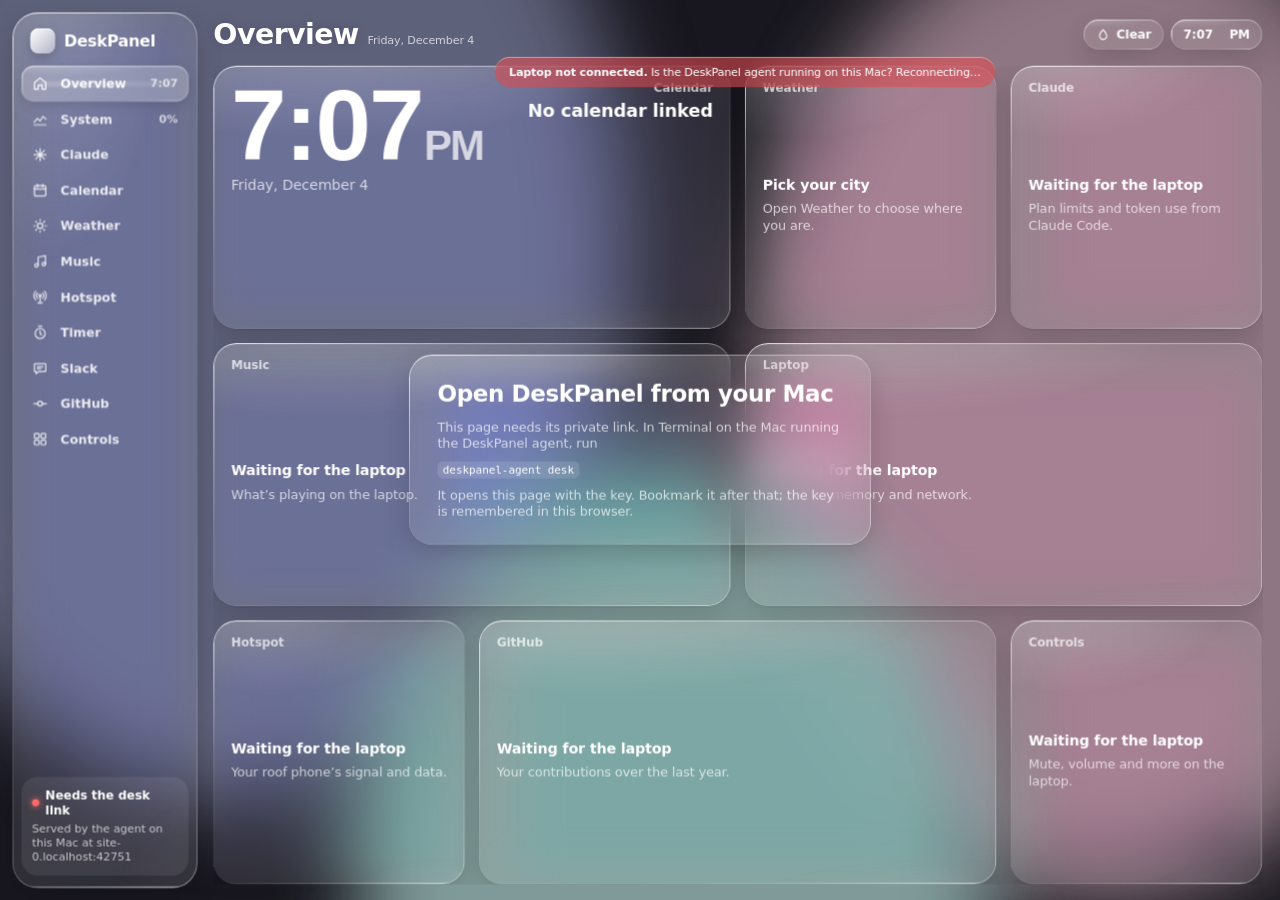
<file: agent/deskpanel_agent/web/index.html>
<!doctype html>
<html lang="en">
<head>
<meta charset="utf-8">
<meta name="viewport" content="width=device-width, initial-scale=1">
<meta name="referrer" content="no-referrer">
<title>DeskPanel</title>
<link rel="icon" href="icon.svg" type="image/svg+xml">
<link rel="stylesheet" href="desk.css">
</head>
<body>
<div id="stage"><div id="screen" class="liquid desk" aria-live="off"></div></div>
<script src="core.js"></script>
<script src="pages_home.js"></script>
<script src="pages_a.js"></script>
<script src="pages_b.js"></script>
<script src="boot.js"></script>
</body>
</html>
</file>
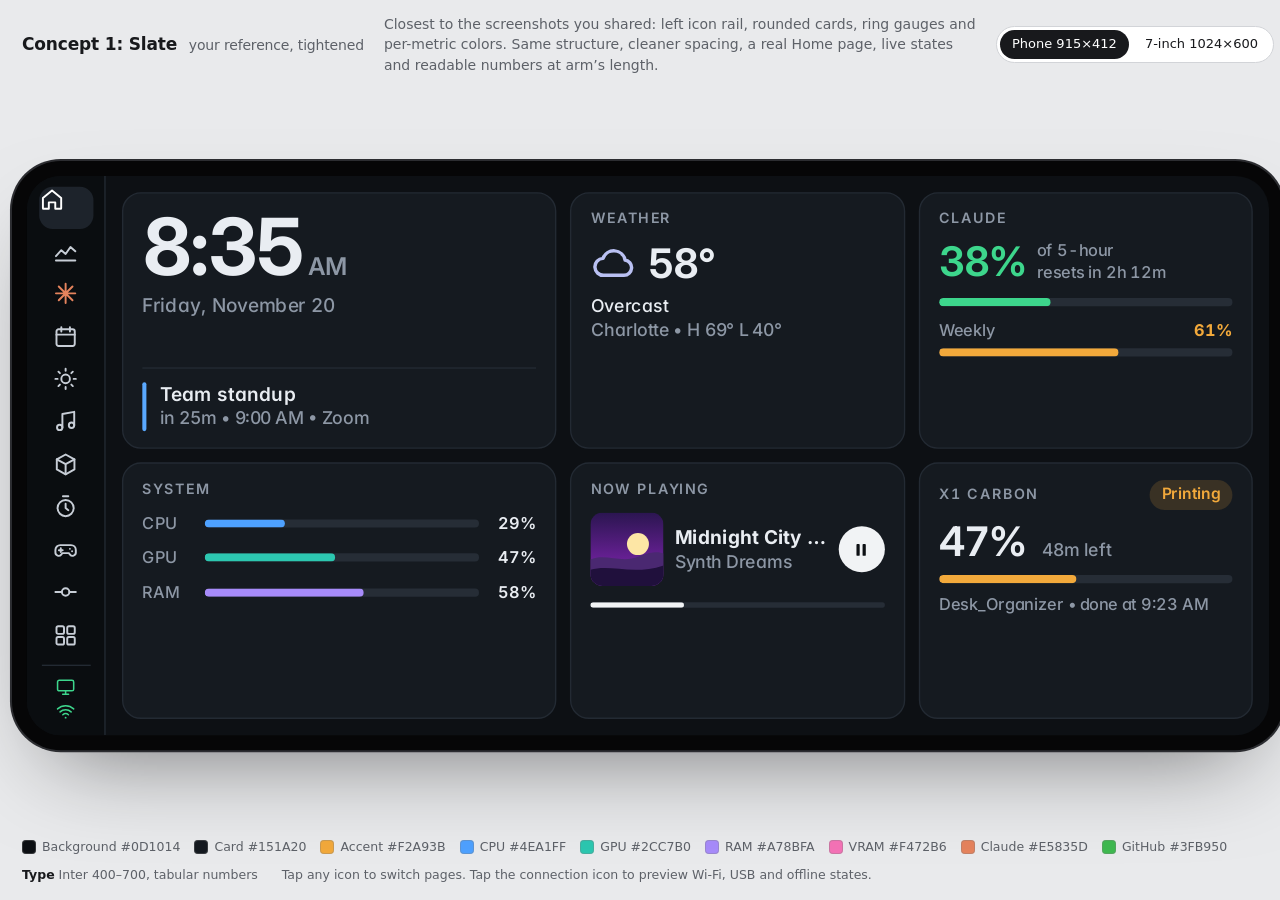
<file: screens sample/deskpanel-concept-1-slate.html>
<!DOCTYPE html>
<html lang="en">
<head>
<meta charset="utf-8">
<meta name="viewport" content="width=device-width, initial-scale=1, viewport-fit=cover">
<title>DeskPanel concept 1: Slate</title>
<link rel="preconnect" href="https://fonts.googleapis.com">
<link rel="preconnect" href="https://fonts.gstatic.com" crossorigin>
<link rel="stylesheet" href="https://fonts.googleapis.com/css2?family=Inter:wght@400;500;600;700&display=swap">
<style>
/* ---------- Page chrome (outside the device) ---------- */
:root {
  --pg-bg: #E9EAEC; --pg-ink: #18191C; --pg-muted: #5D6168; --pg-line: #D2D4D8; --pg-chip: #FFFFFF; --pg-chip-on: #18191C; --pg-chip-on-ink: #FFFFFF;
  color-scheme: light;
  box-sizing: border-box; padding-top: env(safe-area-inset-top, 0px); padding-bottom: env(safe-area-inset-bottom, 0px);
}
@media (prefers-color-scheme: dark) {
  :root:not([data-theme="light"]) { --pg-bg: #141518; --pg-ink: #ECEDEF; --pg-muted: #9A9EA6; --pg-line: #2A2C31; --pg-chip: #1E2024; --pg-chip-on: #ECEDEF; --pg-chip-on-ink: #141518; color-scheme: dark; }
}
:root[data-theme="dark"] { --pg-bg: #141518; --pg-ink: #ECEDEF; --pg-muted: #9A9EA6; --pg-line: #2A2C31; --pg-chip: #1E2024; --pg-chip-on: #ECEDEF; --pg-chip-on-ink: #141518; color-scheme: dark; }
html { height: 100%; }
body { margin: 0; min-height: 100%; height: 100dvh; display: grid; grid-template-rows: auto minmax(0, 1fr) auto; background: var(--pg-bg); color: var(--pg-ink);
  font: 14px/1.45 system-ui, -apple-system, "Segoe UI", Roboto, sans-serif; }
.pg-head { display: flex; flex-wrap: wrap; align-items: center; gap: 8px 20px; padding: 14px 22px 4px; }
.pg-head h1 { margin: 0; font-size: 17px; font-weight: 650; letter-spacing: -.01em; }
.pg-head h1 small { font-weight: 450; color: var(--pg-muted); margin-left: 6px; font-size: 14px; }
.pg-head p { margin: 0; color: var(--pg-muted); max-width: 70ch; flex: 1 1 340px; }
.pg-sizes { display: flex; gap: 4px; padding: 3px; border: 1px solid var(--pg-line); border-radius: 999px; background: var(--pg-chip); }
.pg-sizes button { font: inherit; font-size: 13px; border: 0; border-radius: 999px; padding: 5px 12px; background: transparent; color: var(--pg-ink); cursor: pointer; }
.pg-sizes button[aria-pressed="true"] { background: var(--pg-chip-on); color: var(--pg-chip-on-ink); }
.pg-sizes button:focus-visible { outline: 2px solid var(--pg-ink); outline-offset: 2px; }
#stage { display: flex; align-items: center; justify-content: center; min-height: 0; padding: 6px 12px; }
#device-wrap { position: relative; flex: none; }
#device { position: absolute; left: 0; top: 0; transform-origin: 0 0; padding: 11px; border-radius: 36px; background: #060607;
  box-shadow: 0 0 0 1.5px #2C2D31, 0 30px 70px -30px rgba(0,0,0,.55); }
.pg-foot { display: flex; flex-wrap: wrap; align-items: center; gap: 10px 24px; padding: 6px 22px 16px; color: var(--pg-muted); font-size: 12.5px; }
.pg-foot .sw { display: inline-flex; align-items: center; gap: 6px; }
.pg-foot .sw i { width: 14px; height: 14px; border-radius: 4px; display: inline-block; box-shadow: inset 0 0 0 1px rgba(127,127,127,.35); }
.pg-foot .swatches { display: flex; flex-wrap: wrap; gap: 6px 14px; }
.pg-foot b { color: var(--pg-ink); font-weight: 600; }

/* ---------- Device screen base (shared by all concepts) ---------- */
#screen { position: relative; overflow: hidden; border-radius: 25px; isolation: isolate; -webkit-font-smoothing: antialiased; }
#screen *, #screen *::before, #screen *::after { box-sizing: border-box; }
:where(#screen) button { font: inherit; color: inherit; background: none; border: 0; padding: 0; margin: 0; cursor: pointer; text-align: inherit; }
:where(#screen) [role="button"] { cursor: pointer; }
:where(#screen) :is(h1, h2, h3, p) { margin: 0; }
:where(#screen) .ic { width: 1em; height: 1em; flex: none; display: block; }
:where(#screen) .art { display: block; width: 100%; height: 100%; }
:where(#screen) .num { font-variant-numeric: tabular-nums; }
:where(#screen) .offline-banner { display: none; position: absolute; z-index: 20; }
:where(#screen[data-conn="off"]) .offline-banner { display: block; }
:where(#screen) .toast { position: absolute; z-index: 30; left: 50%; bottom: 16px; transform: translate(-50%, 0); white-space: nowrap; animation: toastIn .22s ease-out; }
:where(#screen) .toast.out { opacity: 0; transform: translate(-50%, 6px); transition: opacity .3s, transform .3s; }
@keyframes toastIn { from { opacity: 0; transform: translate(-50%, 8px); } }
@media (prefers-reduced-motion: reduce) { #screen *, #screen *::before, #screen *::after { transition: none !important; animation: none !important; } }

/* ---------- Concept styles ---------- */
/* Concept 1 — Slate: the reference UI, tightened.
   Tokens */
.slate {
  --bg: #0D1014; --s1: #151A20; --s2: #1D232B; --line: #232A33; --tx: #E9EDF2; --mu: #8D97A5; --fa: #5C6673;
  --amber: #F2A93B; --claude: #E5835D; --green: #3FB950; --cpu: #4EA1FF; --gpu: #2CC7B0; --ram: #A78BFA; --vram: #F472B6;
  --ok: #3DD68C; --warn: #F2A93B; --bad: #F26060; --sky: #6CB4FF; --cloud: #B9C0F2; --focus: #F2A93B;
  background: var(--bg); color: var(--tx); font: 500 13px/1.35 "Inter", system-ui, sans-serif; font-feature-settings: "tnum" 1, "cv11" 1;
}
.slate .sl { display: grid; grid-template-columns: 58px 1fr; height: 100%; }

/* Rail */
.slate .rail { display: flex; flex-direction: column; align-items: center; padding: 8px 0 8px; border-right: 1px solid var(--line); background: #0A0D10; }
.slate .rb { flex: 1 1 0; max-height: 44px; min-height: 26px; width: 40px; display: grid; place-items: center; border-radius: 10px; color: #C7CDD6; font-size: 19px; }
.slate .rb:hover { color: #fff; }
.slate .rb[aria-current="page"] { background: var(--s2); color: #fff; }
.slate .rb.claude .ic { color: var(--claude); }
.slate .rail-status { margin-top: 6px; padding-top: 6px; border-top: 1px solid var(--line); width: 36px; }
.slate .conn { display: flex; flex-direction: column; align-items: center; gap: 3px; width: 100%; font-size: 15px; padding: 2px 0; border-radius: 8px; color: var(--ok); }
.slate[data-conn="off"] .conn { color: var(--bad); }

/* View + cards */
.slate .view { padding: 12px; overflow: auto; min-width: 0; scrollbar-width: none; }
.slate .card { background: var(--s1); border: 1px solid var(--line); border-radius: 14px; padding: 12px 14px; min-width: 0; min-height: 0; position: relative; }
.slate .tap { cursor: pointer; transition: border-color .15s; }
.slate .tap:hover { border-color: #313945; }
.slate .lb { font-size: 10.5px; font-weight: 600; letter-spacing: .1em; text-transform: uppercase; color: var(--mu); }
.slate .muted { color: var(--mu); }
.slate .faint { color: var(--fa); }
.slate .grid { display: grid; gap: 10px; height: 100%; }
.slate .row { display: flex; align-items: center; gap: 8px; }
.slate .sp { flex: 1; }
.slate .big { font-size: 30px; font-weight: 650; letter-spacing: -.02em; line-height: 1; }
.slate .bar { height: 6px; border-radius: 99px; background: #262D36; overflow: hidden; }
.slate .bar i { display: block; height: 100%; width: calc(var(--p, 0) * 100%); border-radius: inherit; background: var(--c, var(--amber)); transition: width .6s ease; }
.slate .ok { --c: var(--ok); color: var(--ok); } .slate .warn { --c: var(--warn); color: var(--warn); } .slate .bad { --c: var(--bad); color: var(--bad); }
.slate .h1 { font-size: 26px; font-weight: 700; letter-spacing: -.02em; }
.slate .pill { font-size: 11.5px; font-weight: 600; padding: 3px 9px; border-radius: 99px; background: rgba(242,169,59,.16); color: var(--amber); }

/* Segmented */
.slate .seg { display: inline-flex; padding: 3px; border-radius: 99px; background: var(--s1); border: 1px solid var(--line); }
.slate .seg button { padding: 4px 16px; border-radius: 99px; font-size: 12px; font-weight: 600; color: var(--mu); }
.slate .seg button[aria-pressed="true"] { background: var(--amber); color: #1B1408; }

/* Home */
.slate .home { grid-template-columns: 1.3fr 1fr 1fr; grid-template-rows: 1fr 1fr; }
.slate .clockc { display: flex; flex-direction: column; justify-content: space-between; }
.slate .clockc .t { font-size: 58px; font-weight: 700; letter-spacing: -.04em; line-height: .95; }
.slate .clockc .t small { font-size: 18px; letter-spacing: 0; margin-left: 4px; color: var(--mu); font-weight: 600; }
.slate .next { display: flex; gap: 10px; align-items: stretch; padding-top: 10px; border-top: 1px solid var(--line); }
.slate .next i { width: 3px; border-radius: 3px; background: var(--c); }
.slate .next b { display: block; font-size: 14px; font-weight: 600; }
.slate .mini { display: grid; grid-template-columns: 38px 1fr 34px; align-items: center; gap: 8px; font-size: 12px; }
.slate .mini span:last-child { text-align: right; font-weight: 600; }
.slate .thumb { width: 54px; height: 54px; border-radius: 9px; overflow: hidden; flex: none; }
.slate .ell { white-space: nowrap; overflow: hidden; text-overflow: ellipsis; }
.slate .playbtn { width: 34px; height: 34px; border-radius: 50%; background: #F1F3F5; color: #0D1014; display: grid; place-items: center; font-size: 15px; flex: none; }

/* System */
.slate .sys { grid-template-rows: auto auto 1fr; }
.slate .gauges { display: grid; grid-template-columns: repeat(4, 1fr); gap: 10px; }
.slate .gauge { display: flex; flex-direction: column; align-items: center; padding: 8px 10px 10px; }
.slate .gauge svg { width: 100%; max-width: 116px; height: auto; display: block; }
.slate .gauge .val { font: 650 21px "Inter"; fill: var(--tx); }
.slate .gauge .nm { font: 600 11px "Inter"; fill: var(--tx); letter-spacing: .04em; }
.slate .gauge .sub { margin-top: -6px; font-size: 11.5px; color: var(--mu); }
.slate .trk { stroke: #262D36; }
.slate .fill { transition: stroke-dashoffset .8s ease; }
.slate .chartc { display: flex; flex-direction: column; gap: 6px; }
.slate .chart { flex: 1; min-height: 40px; }
.slate .chart svg { display: block; width: 100%; height: 100%; overflow: visible; }
.slate .key { display: inline-flex; align-items: center; gap: 5px; font-size: 11px; font-weight: 600; letter-spacing: .06em; }
.slate .key::before { content: ""; width: 6px; height: 6px; border-radius: 50%; background: currentColor; }
.slate .foot { display: flex; justify-content: space-between; font-size: 11.5px; color: var(--fa); }
.slate .inet { grid-template-rows: auto auto minmax(70px, 1fr) auto; }
.slate .three { display: grid; grid-template-columns: repeat(3, 1fr); gap: 10px; }
.slate .kv { display: flex; justify-content: space-between; align-items: baseline; font-size: 12.5px; color: var(--mu); }
.slate .kv b { color: var(--tx); font-size: 17px; font-weight: 650; }
.slate .speed { display: grid; grid-template-columns: auto auto 1fr auto; align-items: center; gap: 22px; }
.slate .speed .big { font-size: 28px; display: flex; align-items: center; gap: 6px; }
.slate .speed .big .ic { font-size: 22px; color: var(--sky); }
.slate .speed .big small { font-size: 15px; color: var(--mu); font-weight: 600; }
.slate .btn { padding: 9px 18px; border-radius: 99px; background: var(--amber); color: #1B1408; font-weight: 700; font-size: 13px; }
.slate .btn[disabled] { opacity: .6; }
.slate .stbar { position: absolute; left: 14px; right: 14px; bottom: 6px; height: 3px; }

/* Claude */
.slate .cl { grid-template-rows: auto 1fr; }
.slate .cl .three .card { display: flex; flex-direction: column; gap: 8px; }
.slate .cl .pct { font-size: 30px; font-weight: 700; letter-spacing: -.02em; }
.slate .lower { display: grid; grid-template-columns: 1.7fr 1fr; gap: 10px; min-height: 0; }
.slate .bars7 { flex: 1; display: grid; grid-template-columns: repeat(7, 1fr); gap: 10px; align-items: end; min-height: 0; }
.slate .bars7 > div { display: flex; flex-direction: column; align-items: center; gap: 5px; height: 100%; justify-content: flex-end; }
.slate .bars7 i { width: 100%; border-radius: 5px 5px 2px 2px; background: var(--claude); height: calc(var(--h) * 1%); min-height: 3px; }
.slate .bars7 span { font-size: 11px; color: var(--mu); }
.slate .bars7 .today i { background: linear-gradient(var(--claude), #C9603C); box-shadow: 0 0 0 1.5px rgba(229,131,93,.35); }
.slate .model { display: flex; flex-direction: column; gap: 6px; }
.slate .model .bar { height: 5px; } .slate .model .bar i { background: var(--claude); }

/* Calendar */
.slate .cal { display: grid; grid-template-columns: 1.45fr 1fr; gap: 14px; height: 100%; min-height: 0; }
.slate .cal .col { display: flex; flex-direction: column; gap: 8px; min-height: 0; }
.slate .today-h { color: var(--amber); font-weight: 600; font-size: 12.5px; letter-spacing: .02em; margin: 2px 0 2px; }
.slate .ev { display: grid; grid-template-columns: 3px 70px 1fr; gap: 12px; align-items: center; padding: 10px 14px; }
.slate .ev > i { align-self: stretch; border-radius: 3px; background: var(--c); }
.slate .ev .tm { white-space: nowrap; font-size: 12.5px; color: var(--mu); line-height: 1.45; }
.slate .ev b { font-size: 15.5px; font-weight: 600; display: block; }
.slate .ev.past { opacity: .45; }
.slate .ev.nxt { border-color: rgba(242,169,59,.45); }
.slate .ev .soon { font-size: 11px; font-weight: 700; color: var(--amber); }
.slate .later { padding: 4px 14px; }
.slate .later div { display: grid; grid-template-columns: 6px 1fr auto; gap: 10px; align-items: center; padding: 9px 0; border-bottom: 1px solid var(--line); }
.slate .later div:last-child { border: 0; }
.slate .later i { width: 6px; height: 6px; border-radius: 50%; background: var(--c); }

/* Weather */
.slate .wx { grid-template-rows: auto auto 1fr; }
.slate .wxhero { display: flex; align-items: center; gap: 18px; padding: 12px 18px; }
.slate .wxhero > .ic { font-size: 70px; color: var(--cloud); stroke-width: 1.4; }
.slate .wxhero .tmp { font-size: 50px; font-weight: 700; letter-spacing: -.03em; line-height: .9; }
.slate .wxhero .stats { margin-left: auto; text-align: right; font-size: 13px; line-height: 1.6; }
.slate .hours { display: grid; grid-auto-flow: column; grid-auto-columns: minmax(62px, 1fr); overflow-x: auto; scrollbar-width: none; padding: 8px 6px; }
.slate .hours div { display: flex; flex-direction: column; align-items: center; gap: 4px; font-size: 11.5px; color: var(--mu); }
.slate .hours .ic { font-size: 22px; color: var(--cloud); }
.slate .hours b { font-size: 15px; color: var(--tx); font-weight: 600; }
.slate .days { display: grid; grid-template-columns: repeat(6, 1fr); padding: 8px 6px; align-content: center; }
.slate .days div { display: flex; flex-direction: column; align-items: center; gap: 4px; font-size: 12px; color: var(--mu); }
.slate .days .ic { font-size: 22px; color: var(--cloud); }
.slate .days .rain .ic { color: #4FD6E8; }
.slate .days b { color: var(--tx); font-weight: 600; font-size: 13px; }
.slate .days em { font-style: normal; color: var(--sky); font-size: 11.5px; font-weight: 600; min-height: 15px; }

/* Music */
.slate .mus { display: grid; grid-template-columns: auto 1fr; gap: 30px; align-items: center; height: 100%; padding: 6px 10px; }
.slate .cover { height: min(100%, 330px); aspect-ratio: 1; border-radius: 16px; overflow: hidden; box-shadow: 0 20px 40px -20px rgba(0,0,0,.8); }
.slate .src { color: var(--amber); font-size: 11px; font-weight: 700; letter-spacing: .1em; }
.slate .mus h2 { font-size: 28px; font-weight: 700; letter-spacing: -.02em; margin: 6px 0 4px; }
.slate .mus .ar { font-size: 18px; font-weight: 500; }
.slate .seek { height: 18px; display: flex; align-items: center; margin-top: 18px; cursor: pointer; }
.slate .seek .bar { flex: 1; height: 5px; background: #2A313A; } .slate .seek .bar i { background: #F1F3F5; transition: width .3s linear; }
.slate .times { display: flex; justify-content: space-between; font-size: 11.5px; color: var(--mu); }
.slate .ctrls { display: flex; justify-content: center; align-items: center; gap: 20px; margin-top: 14px; }
.slate .cb { width: 50px; height: 50px; border-radius: 50%; background: var(--s2); display: grid; place-items: center; font-size: 19px; }
.slate .cb.main { width: 70px; height: 70px; background: #F1F3F5; color: #0D1014; font-size: 26px; }

/* Printer */
.slate .pr { grid-template-rows: auto 1fr; }
.slate .prgrid { display: grid; grid-template-columns: 1fr 1.05fr; gap: 10px; min-height: 0; }
.slate .prmain { display: flex; flex-direction: column; align-items: center; justify-content: center; gap: 4px; }
.slate .prmain svg { width: 100%; max-width: 200px; flex: 1; min-height: 0; }
.slate .prmain .val { font: 700 30px "Inter"; fill: var(--tx); }
.slate .prmain .sub { font: 500 11px "Inter"; fill: var(--mu); }
.slate .prside { display: grid; grid-template-rows: auto auto 1fr; gap: 10px; min-height: 0; }
.slate .temps { display: grid; grid-template-columns: repeat(3, 1fr); }
.slate .temps .row { font-size: 12px; color: var(--mu); gap: 5px; }
.slate .temps .ic { font-size: 14px; }
.slate .temps b { display: block; font-size: 24px; font-weight: 650; margin-top: 3px; }
.slate .fil { display: grid; grid-template-columns: repeat(4, 1fr); text-align: center; font-size: 11.5px; color: var(--mu); margin-top: 6px; }
.slate .fil i { display: block; width: 26px; height: 26px; border-radius: 50%; margin: 0 auto 5px; background: var(--c); box-shadow: inset 0 0 0 1px rgba(255,255,255,.18); }
.slate .fil .on i { box-shadow: 0 0 0 2px var(--bg), 0 0 0 3.5px var(--amber); }
.slate .fil .on { color: var(--tx); font-weight: 700; }

/* Timer */
.slate .tm { display: grid; grid-template-columns: auto 1fr; gap: 26px; align-items: center; height: 100%; padding: 0 14px; }
.slate .tmring { height: min(100%, 330px); aspect-ratio: 1; position: relative; }
.slate .tmring svg { width: 100%; height: 100%; }
.slate .tmring .val { font: 700 25px "Inter"; fill: var(--tx); letter-spacing: -.02em; }
.slate .tmring .sub { font: 600 7px "Inter"; fill: var(--mu); letter-spacing: .02em; }
.slate .tmside { display: flex; flex-direction: column; gap: 18px; }
.slate .dots { display: flex; gap: 6px; } .slate .dots i { width: 22px; height: 6px; border-radius: 9px; background: #262D36; } .slate .dots i.on { background: var(--amber); }

/* Games */
.slate .gm { grid-template-rows: auto 1fr; }
.slate .hero { display: grid; grid-template-columns: 1.15fr 1fr; gap: 18px; padding: 10px; }
.slate .hero .art { border-radius: 10px; }
.slate .hero .nowl { color: #3DD68C; font-size: 11px; font-weight: 700; letter-spacing: .1em; }
.slate .hero h2 { font-size: 24px; font-weight: 700; margin: 6px 0 auto; }
.slate .recent { display: flex; flex-direction: column; gap: 8px; }
.slate .covers { flex: 1; display: grid; grid-template-columns: repeat(5, 1fr); gap: 12px; min-height: 0; }
.slate .gc { display: flex; flex-direction: column; gap: 5px; min-height: 0; font-size: 12px; color: var(--mu); text-align: center; }
.slate .gc .im { flex: 1; min-height: 0; border-radius: 8px; overflow: hidden; position: relative; }
.slate .gc .im span { position: absolute; right: 5px; bottom: 5px; background: rgba(0,0,0,.65); color: #fff; font-weight: 700; font-size: 11px; padding: 2px 6px; border-radius: 6px; }

/* GitHub */
.slate .gh { grid-template-rows: auto 1fr; }
.slate .heat svg { display: block; width: 100%; height: auto; }
.slate .heat text { font: 500 9px "Inter"; fill: var(--mu); }
.slate .gstats { display: grid; grid-template-columns: 1fr 1fr 1.1fr; gap: 10px; min-height: 0; }
.slate .gstats .card { display: flex; flex-direction: column; }
.slate .streak { font-size: 50px; font-weight: 700; letter-spacing: -.03em; margin: auto 0; line-height: 1; }
.slate .streak small { font-size: 15px; color: var(--mu); font-weight: 500; margin-left: 4px; letter-spacing: 0; }
.slate .wk { flex: 1; display: grid; grid-template-columns: repeat(7, 1fr); gap: 4px; align-items: end; min-height: 0; margin-top: 4px; }
.slate .wk div { display: flex; flex-direction: column; align-items: center; gap: 3px; height: 100%; justify-content: flex-end; font-size: 10px; color: var(--fa); }
.slate .wk .pair { flex: 1; width: 100%; display: flex; gap: 2px; align-items: flex-end; justify-content: center; }
.slate .wk .pair i { width: 7px; border-radius: 3px 3px 1px 1px; min-height: 2px; background: #2C333C; height: calc(var(--h) * 1%); }
.slate .wk .pair i + i { background: var(--green); }
.slate .wk .tdy { color: var(--tx); font-weight: 700; }
.slate .repo { display: flex; flex-direction: column; gap: 4px; margin-top: 6px; font-size: 13px; }
.slate .repo .bar { height: 3px; } .slate .repo .bar i { background: var(--green); }

/* Shortcuts */
.slate .sc { grid-template-columns: repeat(4, 1fr); grid-template-rows: 1fr 1fr; }
.slate .tile { display: flex; flex-direction: column; align-items: center; justify-content: center; gap: 10px; border-radius: 16px; background: var(--s1); border: 1px solid var(--line); font-size: 14px; font-weight: 600; transition: transform .1s, background .15s; }
.slate .tile:active { transform: scale(.97); background: var(--s2); }
.slate .tile .ic { font-size: 40px; color: var(--c, #AEB6C2); stroke-width: 1.6; }
.slate .tile.on { border-color: rgba(242,96,96,.5); background: rgba(242,96,96,.08); }
.slate .tile.on .ic { color: var(--bad); }
.slate .tile small { font-size: 11px; color: var(--mu); font-weight: 500; margin-top: -6px; }

/* Offline, toast */
.slate .offline-banner { left: 70px; right: 12px; top: 10px; padding: 9px 14px; border-radius: 12px; background: #2A1517; border: 1px solid rgba(242,96,96,.4); color: #F7D4D4; font-size: 12.5px; }
.slate .offline-banner strong { color: #fff; }
.slate[data-conn="off"] .view { opacity: .55; filter: saturate(.5); }
.slate .toast { background: #F1F3F5; color: #0D1014; padding: 8px 16px; border-radius: 99px; font-weight: 600; font-size: 13px; box-shadow: 0 10px 30px rgba(0,0,0,.5); }

.slate .wxi { font-size: 34px; color: var(--cloud); }
.slate .hourc { padding: 4px 6px; }
.slate .ic.inl { display: inline-block; vertical-align: -2px; }
.slate .wx > .card:last-child { display: grid; align-items: center; }
.slate .hero .art { border-radius: 0; }

</style>
</head>
<body>
<header class="pg-head">
  <h1>Concept 1: Slate <small>your reference, tightened</small></h1>
  <p>Closest to the screenshots you shared: left icon rail, rounded cards, ring gauges and per-metric colors. Same structure, cleaner spacing, a real Home page, live states and readable numbers at arm’s length.</p>
  <div class="pg-sizes" role="group" aria-label="Screen size">
    <button type="button" data-size="phone" aria-pressed="true">Phone 915×412</button>
    <button type="button" data-size="seven" aria-pressed="false">7-inch 1024×600</button>
  </div>
</header>
<div id="stage"><div id="device-wrap"><div id="device"><div id="screen" class="slate"></div></div></div></div>
<footer class="pg-foot">
  <div class="swatches"><span class="sw"><i style="background:#0D1014"></i>Background #0D1014</span><span class="sw"><i style="background:#151A20"></i>Card #151A20</span><span class="sw"><i style="background:#F2A93B"></i>Accent #F2A93B</span><span class="sw"><i style="background:#4EA1FF"></i>CPU #4EA1FF</span><span class="sw"><i style="background:#2CC7B0"></i>GPU #2CC7B0</span><span class="sw"><i style="background:#A78BFA"></i>RAM #A78BFA</span><span class="sw"><i style="background:#F472B6"></i>VRAM #F472B6</span><span class="sw"><i style="background:#E5835D"></i>Claude #E5835D</span><span class="sw"><i style="background:#3FB950"></i>GitHub #3FB950</span></div>
  <span><b>Type</b> Inter 400–700, tabular numbers</span>
  <span>Tap any icon to switch pages. Tap the connection icon to preview Wi‑Fi, USB and offline states.</span>
</footer>
<script>
/* ============================================================
   DeskPanel concept — shared core
   Mock data, simulated clock, icons, chart helpers and the
   app shell (navigation, live bindings, actions, scaling).
   Every concept file uses this same core; only the
   frame/nav/page renderers and CSS differ.
   ============================================================ */
(() => {
'use strict';

/* ---------- Simulated clock (fixed scene: Fri Nov 20, 8:35 AM) ---------- */
const T0 = Date.now();
const START = new Date(2026, 10, 20, 8, 35, 0);
const now = () => new Date(START.getTime() + (Date.now() - T0));
const DAY = ['Sunday','Monday','Tuesday','Wednesday','Thursday','Friday','Saturday'];
const DAY3 = DAY.map(d => d.slice(0, 3));
const MONTH = ['January','February','March','April','May','June','July','August','September','October','November','December'];
const MON3 = MONTH.map(m => m.slice(0, 3));
const pad = n => String(n).padStart(2, '0');
const clock = d => (d.getHours() % 12 || 12) + ':' + pad(d.getMinutes());
const ampm = d => d.getHours() < 12 ? 'AM' : 'PM';
const dur = min => { min = Math.max(0, Math.round(min)); const h = Math.floor(min / 60), m = min % 60; return h ? `${h}h ${m}m` : `${m}m`; };
const ms = s => { s = Math.max(0, Math.round(s)); return Math.floor(s / 60) + ':' + pad(s % 60); };
const clamp = (v, a, b) => Math.min(b, Math.max(a, v));
function rng(seed) { return () => (seed = (seed * 16807) % 2147483647) / 2147483647; }
const R = rng(42);

/* ---------- Mock data ---------- */
const hist = (n, base, amp, f) => Array.from({ length: n }, (_, i) => base + amp * Math.sin(i / f) + (R() - .5) * amp * .5);

const D = {
  sys: {
    cpu: 30, gpu: 48, gpuTemp: 52, ram: 18.4, ramTotal: 32, vram: 6.2, vramTotal: 12,
    down: 1.8, up: 220, cpuName: 'Ryzen 7 7800X3D', gpuName: 'GeForce RTX 4070', disk: 58,
    cpuHist: hist(60, 30, 6, 4), gpuHist: hist(60, 48, 7, 5)
  },
  net: {
    latency: 17, jitter: 2.1, loss: 0, uptime: '3d 5h', lastDrop: '3 days ago',
    today: 3.2, month: 412.0, dl: 942, ul: 38, ping: 9, tested: '2h ago', nowDl: 15.1, nowUl: 1.8,
    latHist: Array.from({ length: 120 }, (_, i) => 16 + R() * 3 + (i === 40 || i === 96 ? 14 : 0))
  },
  claude: {
    five: 38, fiveReset: 132, week: 61, weekReset: 'Sat 2:01 PM',
    tokens: '48.2M', output: '182K', messages: 214, lastHour: '6.1M',
    days: [28.4, 6.9, 21.5, 55.3, 43.1, 62.0, 48.2],
    models: [['Opus', 31.0], ['Sonnet', 15.1], ['Haiku', 2.1]]
  },
  cal: {
    today: [
      { start: '9:00 AM', end: '9:15 AM', mins: 540, title: 'Team standup', where: 'Zoom', cal: 'Work', color: '#5AA9FF' },
      { start: '12:30 PM', end: '1:30 PM', mins: 750, title: 'Lunch with Sam', where: 'Corner Cafe', cal: 'Personal', color: '#C18CFF' },
      { start: '4:00 PM', end: '4:45 PM', mins: 960, title: 'Design review', where: 'Google Meet', cal: 'Work', color: '#5AA9FF' }
    ],
    later: [
      { day: 'Saturday', start: '10:00 AM', title: 'Filament pickup', where: 'Maker Supply Co.', cal: 'Personal', color: '#C18CFF' },
      { day: 'Monday', start: '9:00 AM', title: 'Team standup', where: 'Zoom', cal: 'Work', color: '#5AA9FF' },
      { day: 'Tuesday', start: '7:30 PM', title: 'Game night', where: 'Discord', cal: 'Personal', color: '#C18CFF' }
    ]
  },
  wx: {
    city: 'Charlotte', temp: 58, cond: 'Overcast', icon: 'cloud', feels: 53, humidity: 53, wind: 5, updated: '8:30 AM',
    hours: [['Now', 58, 'cloud'], ['9 AM', 59, 'cloud'], ['10 AM', 61, 'cloud'], ['11 AM', 63, 'partly'], ['12 PM', 65, 'partly'],
      ['1 PM', 67, 'sun'], ['2 PM', 68, 'sun'], ['3 PM', 69, 'sun'], ['4 PM', 67, 'partly'], ['5 PM', 64, 'cloud'], ['6 PM', 61, 'cloud'], ['7 PM', 57, 'cloud']],
    days: [['Today', 'cloud', 69, 40, 0], ['Sat', 'rain', 61, 48, 63], ['Sun', 'rain', 57, 54, 54], ['Mon', 'rain', 68, 56, 38], ['Tue', 'cloud', 62, 50, 0], ['Wed', 'rain', 50, 43, 46]]
  },
  tracks: [
    { title: 'Midnight City Lights', artist: 'Synth Dreams', album: 'Neon Skyline', len: 241, hue: 262 },
    { title: 'Low Tide Radio', artist: 'Harbor Static', album: 'Salt & Signal', len: 214, hue: 196 },
    { title: 'Paper Planets', artist: 'Juno Vale', album: 'Orbit Season', len: 192, hue: 28 },
    { title: 'Afterglow Freeway', artist: 'The Night Shift', album: 'Overpass', len: 265, hue: 330 }
  ],
  printer: {
    name: 'X1 Carbon', model: 'X1C', status: 'Printing', job: 'Desk_Organizer', speed: 'Standard',
    pct: 47, left: 48, layer: 112, layers: 240, nozzle: 220, nozzleT: 220, bed: 55, bedT: 55, chamber: 34,
    ams: [{ c: '#F1F1EE', t: 'PLA', n: 'White' }, { c: '#1D1E21', t: 'PLA', n: 'Black' }, { c: '#F5A623', t: 'PETG', n: 'Amber', active: true }, { c: '#3B82F6', t: 'PLA', n: 'Blue' }]
  },
  games: {
    now: { title: 'Starfall Tactics', hue: 252, session: 48, total: 128, friends: 2 },
    recent: [['Harbor Lights', 41, 205], ['Iron Orchard', 16, 95], ['Neon Drift', 12, 318], ['Frostline', 5.0, 205], ['Ember Keep', 75, 20]]
  },
  gh: {
    total: '1,033', commits: 120, private: 907, issues: 1, streak: 5, longest: 10, best: 75, bestDay: 'Nov 16',
    week: [0, 75, 68, 48, 58, 32, 0], lastWeek: [0, 28, 14, 20, 24, 10, 5], weekTotal: 281, delta: 180,
    repos: [['pixel-garden', 222], ['tide-engine', 201], ['deskpanel', 111], ['lumen-notes', 88]]
  },
  shortcuts: [
    { id: 'mic', label: 'Mute mic', icon: 'mic' }, { id: 'sound', label: 'Mute sound', icon: 'speaker' },
    { id: 'voldown', label: 'Volume down', icon: 'volDown' }, { id: 'volup', label: 'Volume up', icon: 'volUp' },
    { id: 'shot', label: 'Screenshot', icon: 'shot' }, { id: 'term', label: 'Terminal', icon: 'terminal' },
    { id: 'dl', label: 'Downloads', icon: 'folder' }, { id: 'lock', label: 'Lock PC', icon: 'lock' }
  ],
  timerModes: [{ id: 'focus', label: 'Focus', min: 25 }, { id: 'short', label: 'Short break', min: 5 }, { id: 'long', label: 'Long break', min: 15 }]
};

/* 7-day labels ending today, GitHub heatmap (53 weeks ending this week) */
(() => {
  const t = START;
  D.claude.labels = D.claude.days.map((_, i) => i === 6 ? 'Today' : DAY3[(t.getDay() - 6 + i + 7) % 7]);
  const sat = new Date(t); sat.setDate(t.getDate() + (6 - t.getDay()));
  const first = new Date(sat); first.setDate(sat.getDate() - 53 * 7 + 1);
  const busy = { 5: .6, 6: .75, 7: .5, 9: .55, 10: .8, 11: .85, 1: .35, 2: .3, 3: .15, 4: .35, 8: .45, 0: .3 };
  const r = rng(7); const weeks = []; const months = [];
  for (let w = 0; w < 53; w++) {
    const col = [];
    for (let d = 0; d < 7; d++) {
      const day = new Date(first); day.setDate(first.getDate() + w * 7 + d);
      if (day > t) { col.push(null); continue; }
      const p = busy[day.getMonth()] * (d === 0 || d === 6 ? .5 : 1);
      col.push(r() < p ? Math.ceil(r() ** 2 * 22) : 0);
    }
    const ws = new Date(first); ws.setDate(first.getDate() + w * 7);
    const prev = new Date(ws); prev.setDate(ws.getDate() - 7);
    if (w > 0 && ws.getMonth() !== prev.getMonth() && w < 52) months.push({ i: w, label: MON3[ws.getMonth()] });
    weeks.push(col);
  }
  weeks[52] = D.gh.week.map((v, i) => i > t.getDay() ? null : v);
  weeks[51] = D.gh.lastWeek.slice();
  D.gh.weeks = weeks; D.gh.months = months;
})();

/* ---------- Live state ---------- */
const S = {
  page: 'home', sysTab: 'pc', conn: 'wifi', size: 'phone',
  track: 0, pos: 75, playing: true,
  mic: false, sound: false, vol: 40,
  tMode: 'focus', tLeft: 25 * 60, tRun: false, sessions: 2,
  st: { running: false, p: 0, dl: 942, ul: 38, ping: 9, when: '2h ago' },
  lastSync: null
};

/* ---------- Icons (24px, stroke = currentColor) ---------- */
const P = {
  home: '<path d="M3.5 10.5 12 3.5l8.5 7V20a.5.5 0 0 1-.5.5h-5v-6H9v6H4a.5.5 0 0 1-.5-.5z"/>',
  system: '<path d="M3 16.5 8 11l4 3.5 4.5-6.5 4.5 4"/><path d="M3 20.5h18"/>',
  claude: '<path d="M12 3v18M3 12h18M5.6 5.6l12.8 12.8M18.4 5.6 5.6 18.4"/>',
  calendar: '<rect x="3.5" y="5" width="17" height="15.5" rx="2"/><path d="M3.5 10h17M8 3v4M16 3v4"/>',
  weather: '<circle cx="12" cy="12" r="4"/><path d="M12 2.5v2M12 19.5v2M2.5 12h2M19.5 12h2M5.3 5.3l1.4 1.4M17.3 17.3l1.4 1.4M5.3 18.7l1.4-1.4M17.3 6.7l1.4-1.4"/>',
  music: '<path d="M9 18V5.5l11-2V16"/><circle cx="6.5" cy="18" r="2.5"/><circle cx="17.5" cy="16" r="2.5"/>',
  printer: '<path d="M12 2.8 3.8 7.3v9.4l8.2 4.5 8.2-4.5V7.3z"/><path d="M3.8 7.3 12 11.8l8.2-4.5M12 11.8v9.4"/>',
  timer: '<circle cx="12" cy="13.5" r="7.5"/><path d="M12 9.5v4l2.5 2M9.5 2.5h5"/>',
  games: '<path d="M7 7.5h10a4.5 4.5 0 0 1 4.5 4.5v2.5a3 3 0 0 1-5.4 1.8L15 15h-6l-1.1 1.3a3 3 0 0 1-5.4-1.8V12A4.5 4.5 0 0 1 7 7.5z"/><path d="M7.5 10.5v3.5M5.75 12.25h3.5"/><circle cx="16" cy="11" r=".9" fill="currentColor" stroke="none"/><circle cx="18" cy="13.2" r=".9" fill="currentColor" stroke="none"/>',
  github: '<circle cx="12" cy="12" r="3.5"/><path d="M2.5 12h6M15.5 12h6"/>',
  shortcuts: '<rect x="3.5" y="3.5" width="7" height="7" rx="1.5"/><rect x="13.5" y="3.5" width="7" height="7" rx="1.5"/><rect x="3.5" y="13.5" width="7" height="7" rx="1.5"/><rect x="13.5" y="13.5" width="7" height="7" rx="1.5"/>',
  monitor: '<rect x="2.5" y="4" width="19" height="12.5" rx="2"/><path d="M8.5 20.5h7M12 16.5v4"/>',
  wifi: '<path d="M2.5 9a14 14 0 0 1 19 0M5.5 12.5a9.5 9.5 0 0 1 13 0M8.7 15.8a5 5 0 0 1 6.6 0"/><circle cx="12" cy="19.3" r="1.1" fill="currentColor" stroke="none"/>',
  usb: '<path d="M9 2.5v4.5M15 2.5v4.5M6.5 7h11v4a5.5 5.5 0 0 1-11 0zM12 16.5v5"/>',
  off: '<path d="M2.5 9a14 14 0 0 1 4.2-2.8M10.5 5.6A14 14 0 0 1 21.5 9M8.7 15.8a5 5 0 0 1 6.6 0M3 3l18 18"/>',
  cloud: '<path d="M7 18.5h10.5a4 4 0 0 0 .6-7.95A6 6 0 0 0 6.6 9.7 4.4 4.4 0 0 0 7 18.5z"/>',
  partly: '<path d="M9.5 6.5V4.5M4.4 8.6l-1.4-1.4M14.6 8.6 16 7.2M3.5 13.5h-1"/><path d="M6.4 12.3a3.8 3.8 0 0 1 6.9-2.8"/><path d="M9 20h9a3.3 3.3 0 0 0 .5-6.55A5 5 0 0 0 8.8 12.7 3.7 3.7 0 0 0 9 20z"/>',
  sun: '<circle cx="12" cy="12" r="4"/><path d="M12 2.5v2M12 19.5v2M2.5 12h2M19.5 12h2M5.3 5.3l1.4 1.4M17.3 17.3l1.4 1.4M5.3 18.7l1.4-1.4M17.3 6.7l1.4-1.4"/>',
  rain: '<path d="M7 15h10.5a3.6 3.6 0 0 0 .5-7.15A5.5 5.5 0 0 0 7.4 7.2 3.9 3.9 0 0 0 7 15z"/><path d="M8.5 18l-1 2.5M12.5 18l-1 2.5M16.5 18l-1 2.5"/>',
  mic: '<rect x="9" y="3" width="6" height="11" rx="3"/><path d="M5.5 11a6.5 6.5 0 0 0 13 0M12 17.5v3.5"/>',
  micOff: '<path d="M15 10V6a3 3 0 0 0-5.7-1.3M9 9v2a3 3 0 0 0 4.9 2.3M5.5 11a6.5 6.5 0 0 0 10.9 4.8M18.5 11c0 .7-.1 1.4-.3 2M12 17.5v3.5M3.5 3.5l17 17"/>',
  speaker: '<path d="M4 9.5h3.5L12 5.5v13l-4.5-4H4z"/><path d="M15.5 9.5a3.5 3.5 0 0 1 0 5M18 7a7 7 0 0 1 0 10"/>',
  speakerOff: '<path d="M4 9.5h3.5L12 5.5v13l-4.5-4H4z"/><path d="M15.5 9.5l5 5M20.5 9.5l-5 5"/>',
  volDown: '<path d="M4 9.5h3.5L12 5.5v13l-4.5-4H4z"/><path d="M15.5 12h5"/>',
  volUp: '<path d="M4 9.5h3.5L12 5.5v13l-4.5-4H4z"/><path d="M15.5 12h5M18 9.5v5"/>',
  shot: '<path d="M4 8.5V5.5a1 1 0 0 1 1-1h3M16 4.5h3a1 1 0 0 1 1 1v3M20 15.5v3a1 1 0 0 1-1 1h-3M8 19.5H5a1 1 0 0 1-1-1v-3"/><circle cx="12" cy="12" r="2.5"/>',
  terminal: '<rect x="2.5" y="4" width="19" height="16" rx="2"/><path d="M7 9.5l2.8 2.5L7 14.5M12.5 15h4.5"/>',
  folder: '<path d="M3 6.5a1 1 0 0 1 1-1h5l2 2.2h9a1 1 0 0 1 1 1V18a1 1 0 0 1-1 1H4a1 1 0 0 1-1-1z"/>',
  lock: '<rect x="4.5" y="10.5" width="15" height="10" rx="2"/><path d="M8 10.5V7.5a4 4 0 0 1 8 0v3"/>',
  play: '<path d="M8 5.2v13.6L19 12z" fill="currentColor"/>',
  pause: '<rect x="6.5" y="5" width="3.8" height="14" rx="1" fill="currentColor" stroke="none"/><rect x="13.7" y="5" width="3.8" height="14" rx="1" fill="currentColor" stroke="none"/>',
  prev: '<path d="M6 5.5v13"/><path d="M18.5 5.5 9 12l9.5 6.5z" fill="currentColor"/>',
  next: '<path d="M18 5.5v13"/><path d="M5.5 5.5 15 12l-9.5 6.5z" fill="currentColor"/>',
  reset: '<path d="M4 12a8 8 0 1 0 2.6-5.9L4 8.5M4 3.5v5h5"/>',
  flame: '<path d="M12 3s5 4.3 5 9.3a5 5 0 0 1-10 0c0-2.8 2-3.9 2.3-6.3C10.8 7.3 12 3 12 3z"/>',
  bed: '<path d="M12 4 2.5 8.5 12 13l9.5-4.5zM2.5 13 12 17.5l9.5-4.5"/>',
  thermo: '<path d="M10 14.3V5a2 2 0 0 1 4 0v9.3a4 4 0 1 1-4 0z"/>',
  down: '<path d="M12 4.5v15M6.5 14l5.5 5.5 5.5-5.5"/>',
  up: '<path d="M12 19.5v-15M6.5 10 12 4.5l5.5 5.5"/>',
  drop: '<path d="M12 3.5s6 6.3 6 10.5a6 6 0 0 1-12 0c0-4.2 6-10.5 6-10.5z"/>',
  wind: '<path d="M3 8.5h10.5a2.5 2.5 0 1 0-2.5-2.5M3 12.5h15a2.5 2.5 0 1 1-2.5 2.5M3 16.5h7"/>',
  users: '<circle cx="9" cy="8.5" r="3.2"/><path d="M3 19.5a6 6 0 0 1 12 0M15.5 5.6a3.2 3.2 0 0 1 0 5.8M17.5 14a6 6 0 0 1 3.5 5.5"/>',
  clock: '<circle cx="12" cy="12" r="8.5"/><path d="M12 7.5V12l3 2"/>',
  pin: '<path d="M12 21s6.5-6 6.5-11a6.5 6.5 0 0 0-13 0c0 5 6.5 11 6.5 11z"/><circle cx="12" cy="10" r="2.3"/>'
};
const icon = (n, cls = '') => `<svg class="ic ${cls}" viewBox="0 0 24 24" fill="none" stroke="currentColor" stroke-width="1.8" stroke-linecap="round" stroke-linejoin="round" aria-hidden="true">${P[n] || ''}</svg>`;

/* ---------- Generated cover art: sun over layered hills ---------- */
let uid = 0;
function art(hue, seed = 1, opts = {}) {
  const id = 'a' + (++uid), W = opts.w || 100, k = W / 100;
  const sx = (28 + (seed * 37) % 44) * k, sy = 30 + (seed * 13) % 14;
  const sat = opts.sat ?? 58;
  return `<svg class="art" viewBox="0 0 ${W} 100" preserveAspectRatio="xMidYMid slice" aria-hidden="true">
    <defs><linearGradient id="${id}" x1="0" y1="0" x2="0" y2="1">
      <stop offset="0" stop-color="hsl(${hue} ${sat}% 20%)"/><stop offset="1" stop-color="hsl(${hue + 18} ${sat + 8}% 44%)"/></linearGradient></defs>
    <rect width="${W}" height="100" fill="url(#${id})"/>
    <circle cx="${sx}" cy="${sy}" r="15" fill="hsl(44 96% 82%)"/>
    <g transform="scale(${k} 1)"><path d="M0 64 C 22 55 42 70 66 60 S 100 56 100 56 V100 H0z" fill="hsl(${hue + 6} ${sat - 10}% 30%)"/>
    <path d="M0 78 C 28 70 58 86 100 72 V100 H0z" fill="hsl(${hue} ${sat}% 15%)"/></g></svg>`;
}

/* ---------- Chart helpers ---------- */
function linePath(vals, w, h, lo, hi, pad = 2) {
  const n = vals.length, dx = w / (n - 1);
  const y = v => pad + (h - 2 * pad) * (1 - (clamp(v, lo, hi) - lo) / (hi - lo));
  let d = `M0 ${y(vals[0]).toFixed(1)}`;
  for (let i = 1; i < n; i++) {
    const x0 = (i - 1) * dx, x1 = i * dx, xm = (x0 + x1) / 2;
    d += ` C${xm.toFixed(1)} ${y(vals[i - 1]).toFixed(1)} ${xm.toFixed(1)} ${y(vals[i]).toFixed(1)} ${x1.toFixed(1)} ${y(vals[i]).toFixed(1)}`;
  }
  return d;
}
function stepPath(vals, w, h, lo, hi) {
  const n = vals.length, dx = w / n;
  const y = v => (h * (1 - (clamp(v, lo, hi) - lo) / (hi - lo))).toFixed(1);
  let d = `M0 ${y(vals[0])}`;
  vals.forEach((v, i) => { d += ` H${(i * dx).toFixed(1)} V${y(v)}`; });
  return d + ` H${w}`;
}
function arc(cx, cy, r, a0, a1) {
  const p = a => [cx + r * Math.cos((a - 90) * Math.PI / 180), cy + r * Math.sin((a - 90) * Math.PI / 180)];
  const [x0, y0] = p(a0), [x1, y1] = p(a1);
  return `M${x0.toFixed(2)} ${y0.toFixed(2)} A${r} ${r} 0 ${a1 - a0 > 180 ? 1 : 0} 1 ${x1.toFixed(2)} ${y1.toFixed(2)}`;
}
const size = el => [Math.max(10, el.clientWidth), Math.max(10, el.clientHeight)];

/* ---------- Derived values ---------- */
const nowMin = () => { const d = now(); return d.getHours() * 60 + d.getMinutes() + d.getSeconds() / 60; };
const nextEvent = () => D.cal.today.find(e => e.mins > nowMin()) || null;
const elapsedMin = () => (now() - START) / 60000;
const printerPct = () => clamp(D.printer.pct + elapsedMin() / D.printer.left * (100 - D.printer.pct), 0, 100);
const printerLeft = () => Math.max(0, D.printer.left - elapsedMin());
const doneAt = () => clock(new Date(now().getTime() + printerLeft() * 60000)) + ' ' + ampm(new Date(now().getTime() + printerLeft() * 60000));
const track = () => D.tracks[S.track];
const tMode = () => D.timerModes.find(m => m.id === S.tMode);
const usageLevel = p => p < 50 ? 'ok' : p < 80 ? 'warn' : 'bad';

/* ---------- Bindings: [data-b] text, [data-p] --p (0–1), [data-arc] dash offset ---------- */
const B = {
  clock: () => clock(now()), ampm: () => ampm(now()),
  date: () => { const d = now(); return `${DAY[d.getDay()]}, ${MONTH[d.getMonth()]} ${d.getDate()}`; },
  dateShort: () => { const d = now(); return `${DAY3[d.getDay()]} ${MON3[d.getMonth()]} ${d.getDate()}`; },
  cpu: () => Math.round(D.sys.cpu), gpu: () => Math.round(D.sys.gpu), gpuTemp: () => Math.round(D.sys.gpuTemp),
  ram: () => D.sys.ram.toFixed(1), ramPct: () => Math.round(D.sys.ram / D.sys.ramTotal * 100),
  vram: () => D.sys.vram.toFixed(1), vramPct: () => Math.round(D.sys.vram / D.sys.vramTotal * 100),
  down: () => D.sys.down.toFixed(1), up: () => Math.round(D.sys.up),
  latency: () => Math.round(D.net.latency), jitter: () => D.net.jitter.toFixed(1),
  nowDl: () => D.net.nowDl.toFixed(1), nowUl: () => D.net.nowUl.toFixed(1),
  stDl: () => S.st.running ? Math.round(S.st.dl) : D.net.dl, stUl: () => S.st.running ? Math.round(S.st.ul) : D.net.ul,
  stPing: () => S.st.ping, stWhen: () => S.st.running ? 'Testing now' : 'Tested ' + S.st.when,
  stBtn: () => S.st.running ? 'Testing…' : 'Run test',
  fiveReset: () => dur(D.claude.fiveReset - elapsedMin()),
  nextTitle: () => nextEvent()?.title || 'Nothing else today',
  nextIn: () => { const e = nextEvent(); if (!e) return 'Free until tomorrow'; const m = e.mins - nowMin(); return m < 1 ? 'Starting now' : `in ${dur(m)}`; },
  nextWhen: () => { const e = nextEvent(); return e ? `${e.start}, ${e.where}` : ''; },
  prPct: () => Math.floor(printerPct()), prLeft: () => dur(printerLeft()), prDone: () => doneAt(),
  prLayer: () => Math.min(D.printer.layers, Math.round(D.printer.layer + (printerPct() - D.printer.pct) / 100 * D.printer.layers)),
  trTitle: () => track().title, trArtist: () => track().artist, trAlbum: () => track().album,
  trPos: () => ms(S.pos), trLen: () => ms(track().len), trLeft: () => '-' + ms(track().len - S.pos),
  timer: () => ms(S.tLeft), tLabel: () => S.tRun ? 'Pause' : (S.tLeft < tMode().min * 60 ? 'Resume' : 'Start'),
  vol: () => S.vol, gameSession: () => dur(D.games.now.session + elapsedMin())
};
const PB = {
  cpu: () => D.sys.cpu / 100, gpu: () => D.sys.gpu / 100, ram: () => D.sys.ram / D.sys.ramTotal, vram: () => D.sys.vram / D.sys.vramTotal,
  disk: () => D.sys.disk / 100, five: () => D.claude.five / 100, week: () => D.claude.week / 100,
  printer: () => printerPct() / 100, music: () => S.pos / track().len, timer: () => 1 - S.tLeft / (tMode().min * 60),
  st: () => S.st.running ? S.st.p : 1, vol: () => S.vol / 100, latency: () => D.net.latency / 50,
  sessions: () => S.sessions / 4
};

/* ---------- Shell ---------- */
let theme, screen, view, nav;
const SIZES = { phone: [915, 412], seven: [1024, 600] };

function refresh(root = screen) {
  root.querySelectorAll('[data-b]').forEach(el => { const f = B[el.dataset.b]; if (f) { const v = String(f()); if (el.textContent !== v) el.textContent = v; } });
  root.querySelectorAll('[data-p]').forEach(el => { const f = PB[el.dataset.p]; if (f) el.style.setProperty('--p', clamp(f(), 0, 1).toFixed(4)); });
  root.querySelectorAll('[data-arc]').forEach(el => { const f = PB[el.dataset.arc]; if (f) { const p = clamp(f(), 0, 1); el.style.strokeDashoffset = (100 - p * 100).toFixed(2); el.style.opacity = p < .004 ? 0 : 1; } });
  root.querySelectorAll('[data-c]').forEach(el => { const f = theme.charts?.[el.dataset.c]; if (f && el.clientWidth) el.innerHTML = f(el); });
  theme.refresh?.();
}
function render() {
  screen.dataset.page = S.page; screen.dataset.conn = S.conn;
  nav.innerHTML = theme.nav();
  view.innerHTML = theme.pages[S.page]();
  requestAnimationFrame(() => refresh());
  refresh();
}
function go(p) { S.page = p; render(); view.scrollTop = 0; }

function toast(msg) {
  screen.querySelector('.toast')?.remove();
  const t = document.createElement('div'); t.className = 'toast'; t.setAttribute('role', 'status'); t.textContent = msg;
  screen.appendChild(t); setTimeout(() => t.classList.add('out'), 1900); setTimeout(() => t.remove(), 2400);
}

function speedtest() {
  if (S.st.running || S.conn === 'off') return;
  S.st = { ...S.st, running: true, p: 0, dl: 0, ul: 0 }; render();
  const iv = setInterval(() => {
    S.st.p = Math.min(1, S.st.p + 0.03);
    S.st.dl = S.st.p < .6 ? 920 * Math.min(1, S.st.p / .3) + (Math.random() - .5) * 60 : 936;
    S.st.ul = S.st.p < .6 ? 0 : 38 * Math.min(1, (S.st.p - .6) / .25) + (Math.random() - .5) * 4;
    if (S.st.p >= 1) { clearInterval(iv); D.net.dl = 936; D.net.ul = 39; S.st = { running: false, p: 1, dl: 936, ul: 39, ping: 8, when: 'just now' }; render(); toast('Speed test finished: 936 down, 39 up'); return; }
    refresh();
  }, 120);
}

const A = {
  go: v => go(v),
  tab: v => { S.sysTab = v; render(); },
  play: () => { S.playing = !S.playing; render(); },
  next: () => { S.track = (S.track + 1) % D.tracks.length; S.pos = 0; render(); },
  prev: () => { if (S.pos > 5) S.pos = 0; else { S.track = (S.track - 1 + D.tracks.length) % D.tracks.length; S.pos = 0; } render(); },
  seek: (v, e, el) => { const r = el.getBoundingClientRect(); S.pos = Math.round(clamp((e.clientX - r.left) / r.width, 0, 1) * track().len); refresh(); },
  tStart: () => { S.tRun = !S.tRun; render(); },
  tReset: () => { S.tRun = false; S.tLeft = tMode().min * 60; render(); },
  tMode: v => { S.tMode = v; S.tRun = false; S.tLeft = tMode().min * 60; render(); },
  speed: () => speedtest(),
  game: v => toast(`Launching ${v} on your laptop`),
  conn: () => { S.conn = { wifi: 'usb', usb: 'off', off: 'wifi' }[S.conn]; if (S.conn === 'off') S.lastSync = clock(now()) + ' ' + ampm(now()); render(); toast({ wifi: 'Connected over Wi‑Fi', usb: 'Connected over USB', off: 'Laptop disconnected' }[S.conn]); },
  sc: v => {
    if (S.conn === 'off') { toast('Connect your laptop to use shortcuts'); return; }
    const m = {
      mic: () => { S.mic = !S.mic; return S.mic ? 'Microphone muted' : 'Microphone on'; },
      sound: () => { S.sound = !S.sound; return S.sound ? 'Sound muted' : 'Sound on'; },
      voldown: () => { S.vol = Math.max(0, S.vol - 10); S.sound = false; return `Volume ${S.vol}%`; },
      volup: () => { S.vol = Math.min(100, S.vol + 10); S.sound = false; return `Volume ${S.vol}%`; },
      shot: () => 'Screenshot saved to Pictures', term: () => 'Terminal opened', dl: () => 'Downloads opened', lock: () => 'Laptop locked'
    };
    const msg = m[v](); render(); toast(msg);
  }
};

function tick() {
  const live = S.conn !== 'off';
  if (live) {
    const s = D.sys, w = (v, a, lo, hi) => clamp(v + (Math.random() - .5) * a, lo, hi);
    s.cpu = w(s.cpu, 9, 12, 72); s.gpu = w(s.gpu, 8, 30, 80); s.gpuTemp = clamp(44 + s.gpu * .2 + (Math.random() - .5), 40, 70);
    s.ram = w(s.ram, .2, 17.6, 19.6); s.vram = w(s.vram, .1, 5.8, 6.8); s.down = w(s.down, .6, .2, 4.2); s.up = w(s.up, 60, 60, 480);
    s.cpuHist.push(s.cpu); s.cpuHist.shift(); s.gpuHist.push(s.gpu); s.gpuHist.shift();
    const n = D.net; n.latency = Math.random() < .03 ? 30 + Math.random() * 10 : 15 + Math.random() * 4; n.jitter = w(n.jitter, .3, 1.2, 3.4);
    n.latHist.push(n.latency); n.latHist.shift(); n.nowDl = w(n.nowDl, 3, 4, 28); n.nowUl = w(n.nowUl, .5, .4, 4);
    if (S.playing) { S.pos++; if (S.pos >= track().len) { S.track = (S.track + 1) % D.tracks.length; S.pos = 0; render(); } }
  }
  if (S.tRun) { S.tLeft--; if (S.tLeft <= 0) { S.tRun = false; S.sessions = Math.min(4, S.sessions + (S.tMode === 'focus' ? 1 : 0)); S.tLeft = tMode().min * 60; render(); toast(`${tMode().label} finished`); } }
  refresh();
}

function fit() {
  const dev = document.getElementById('device'), wrap = document.getElementById('device-wrap'), stage = document.getElementById('stage');
  const [w, h] = SIZES[S.size];
  screen.style.width = w + 'px'; screen.style.height = h + 'px';
  const bezel = 22;
  const sc = Math.min((stage.clientWidth - 16) / (w + bezel), (stage.clientHeight - 16) / (h + bezel), 1.6);
  dev.style.transform = `scale(${sc})`;
  wrap.style.width = (w + bezel) * sc + 'px'; wrap.style.height = (h + bezel) * sc + 'px';
}

function boot(t) {
  theme = t;
  screen = document.getElementById('screen');
  screen.innerHTML = t.frame() + `<div class="offline-banner" role="status"><strong>Laptop not connected.</strong> <span>Showing the last data received. Plug in the USB cable or check that both devices are on the same Wi‑Fi.</span></div>`;
  view = screen.querySelector('#view'); nav = screen.querySelector('#nav');
  screen.addEventListener('click', e => {
    const el = e.target.closest('[data-act]'); if (!el || !screen.contains(el)) return;
    A[el.dataset.act]?.(el.dataset.v, e, el);
  });
  screen.addEventListener('keydown', e => {
    const el = e.target.closest('[role="button"][data-act]');
    if (el && (e.key === 'Enter' || e.key === ' ')) { e.preventDefault(); A[el.dataset.act]?.(el.dataset.v, e, el); }
  });
  document.querySelectorAll('[data-size]').forEach(b => b.addEventListener('click', () => {
    S.size = b.dataset.size; document.querySelectorAll('[data-size]').forEach(x => x.setAttribute('aria-pressed', x === b)); fit(); render();
  }));
  render(); fit();
  addEventListener('resize', () => { fit(); refresh(); });
  setInterval(tick, 1000);
  document.fonts?.ready.then(() => refresh());
}

window.DP = { D, S, B, PB, A, icon, art, linePath, stepPath, arc, size, clamp, dur, ms, clock, ampm, now, nextEvent, printerPct, printerLeft, track, tMode, usageLevel, toast, render, refresh, boot, DAY, DAY3, MONTH, MON3, START };
})();

</script>
<script>
(() => {
const { D, S, icon, art, linePath, arc, size, usageLevel, track, tMode, nextEvent, printerPct } = DP;

const PAGES = [
  ['home', 'Home', 'home'], ['system', 'System', 'system'], ['claude', 'Claude usage', 'claude'], ['calendar', 'Calendar', 'calendar'],
  ['weather', 'Weather', 'weather'], ['music', 'Music', 'music'], ['printer', '3D printer', 'printer'], ['timer', 'Timer', 'timer'],
  ['games', 'Gaming', 'games'], ['github', 'GitHub', 'github'], ['shortcuts', 'Shortcuts', 'shortcuts']
];
const connIcon = () => ({ wifi: 'wifi', usb: 'usb', off: 'off' }[S.conn]);
const connText = () => ({ wifi: 'Connected over Wi‑Fi', usb: 'Connected over USB', off: 'Not connected' }[S.conn]);

const ring = (key, color, bind, name, r = 40) => `
  <svg viewBox="0 0 100 92" role="img" aria-label="${name}">
    <path class="trk" d="${arc(50, 50, r, -135, 135)}" fill="none" stroke-width="8" stroke-linecap="round"/>
    <path class="fill" data-arc="${key}" d="${arc(50, 50, r, -135, 135)}" pathLength="100" stroke-dasharray="100 100" fill="none" stroke="${color}" stroke-width="8" stroke-linecap="round"/>
    <text class="val" x="50" y="54" text-anchor="middle"><tspan data-b="${bind}"></tspan>%</text>
    <text class="nm" x="50" y="71" text-anchor="middle">${name}</text>
  </svg>`;

const card = (inner, cls = '', go = '') => go
  ? `<div class="card tap ${cls}" role="button" tabindex="0" data-act="go" data-v="${go}">${inner}</div>`
  : `<section class="card ${cls}">${inner}</section>`;

const wxIcon = i => icon(i);

const pages = {
  home: () => {
    const n = nextEvent(); const t = track(); const lv = usageLevel(D.claude.five);
    return `<div class="grid home">
    ${card(`<div><div class="t num"><span data-b="clock"></span><small data-b="ampm"></small></div>
      <div class="muted" style="margin-top:6px;font-size:14px" data-b="date"></div></div>
      <div class="next" style="--c:${n ? n.color : 'var(--fa)'}"><i></i><div style="min-width:0"><b class="ell" data-b="nextTitle"></b>
      <span class="muted"><span data-b="nextIn"></span>${n ? ' • ' + n.start + ' • ' + n.where : ''}</span></div></div>`, 'clockc', 'calendar')}
    ${card(`<div class="lb">Weather</div><div class="row" style="margin-top:8px">${icon('cloud', 'wxi')}<span class="big">${D.wx.temp}°</span></div>
      <div style="margin-top:6px">${D.wx.cond}</div><div class="muted">${D.wx.city} • H ${D.wx.days[0][2]}° L ${D.wx.days[0][3]}°</div>`, '', 'weather')}
    ${card(`<div class="lb">Claude</div>
      <div class="row" style="margin-top:8px"><span class="big ${lv}">${D.claude.five}%</span><span class="muted" style="font-size:12px">of 5-hour<br>resets in <span data-b="fiveReset"></span></span></div>
      <div class="bar ${lv}" style="margin-top:10px" data-p="five"><i></i></div>
      <div class="row muted" style="margin-top:10px;font-size:12px">Weekly<span class="sp"></span><b class="warn">${D.claude.week}%</b></div>
      <div class="bar warn" style="margin-top:5px" data-p="week"><i></i></div>`, '', 'claude')}
    ${card(`<div class="lb" style="margin-bottom:10px">System</div><div style="display:grid;gap:9px">
      ${[['CPU', 'cpu', 'var(--cpu)', 'cpu'], ['GPU', 'gpu', 'var(--gpu)', 'gpu'], ['RAM', 'ram', 'var(--ram)', 'ramPct']].map(([l, k, c, b]) =>
        `<div class="mini"><span class="muted">${l}</span><div class="bar" style="--c:${c}" data-p="${k}"><i></i></div><span><span data-b="${b}"></span>%</span></div>`).join('')}
      </div>`, '', 'system')}
    ${card(`<div class="lb">Now playing</div><div class="row" style="margin-top:10px">
      <div class="thumb">${art(t.hue, S.track + 1)}</div><div style="min-width:0;flex:1"><b class="ell" style="display:block;font-size:14px" data-b="trTitle"></b><span class="muted ell" style="display:block" data-b="trArtist"></span></div>
      <button class="playbtn" data-act="play" aria-label="${S.playing ? 'Pause' : 'Play'}">${icon(S.playing ? 'pause' : 'play')}</button></div>
      <div class="bar" style="margin-top:12px;height:4px;--c:#F1F3F5" data-p="music"><i></i></div>`, '', 'music')}
    ${card(`<div class="row"><span class="lb">X1 Carbon</span><span class="sp"></span><span class="pill">Printing</span></div>
      <div class="row" style="margin-top:8px;align-items:baseline"><span class="big"><span data-b="prPct"></span>%</span><span class="muted" style="margin-left:4px"><span data-b="prLeft"></span> left</span></div>
      <div class="bar" style="margin-top:10px" data-p="printer"><i></i></div>
      <div class="muted" style="margin-top:8px;font-size:12px">${D.printer.job} • done at <span data-b="prDone"></span></div>`, '', 'printer')}
    </div>`;
  },

  system: () => S.sysTab === 'pc' ? sysPC() : sysNet(),

  claude: () => {
    const c = D.claude, mx = Math.max(...c.days), l5 = usageLevel(c.five), lw = usageLevel(c.week);
    return `<div class="grid cl"><div class="three">
      ${card(`<div class="lb">5-hour limit</div><div class="pct ${l5}">${c.five}%</div><div class="bar ${l5}" data-p="five"><i></i></div><div>Resets in <span data-b="fiveReset"></span></div>`)}
      ${card(`<div class="lb">Weekly limit</div><div class="pct ${lw}">${c.week}%</div><div class="bar ${lw}" data-p="week"><i></i></div><div>Resets ${c.weekReset}</div>`)}
      ${card(`<div class="lb">Today</div>${[['Tokens', c.tokens], ['Output', c.output], ['Messages', c.messages], ['Last hour', c.lastHour]].map(([k, v]) => `<div class="kv"><span>${k}</span><span style="color:var(--tx);font-weight:600">${v}</span></div>`).join('')}`)}
    </div><div class="lower">
      ${card(`<div class="row"><span class="lb">Last 7 days</span><span class="sp"></span><span class="faint" style="font-size:11.5px">peak ${mx.toFixed(1)}M tokens</span></div>
        <div class="bars7" style="margin-top:8px">${c.days.map((v, i) => `<div class="${i === 6 ? 'today' : ''}"><i style="--h:${v / mx * 100}"></i><span>${c.labels[i]}</span></div>`).join('')}</div>`, 'chartc')}
      ${card(`<div class="lb" style="margin-bottom:12px">Models today</div><div style="display:grid;gap:16px">${c.models.map(([m, v]) =>
        `<div class="model"><div class="kv"><span style="color:var(--tx);font-weight:600">${m}</span><span>${v.toFixed(1)}M</span></div><div class="bar" style="--p:${v / c.models[0][1]}"><i></i></div></div>`).join('')}</div>`)}
    </div></div>`;
  },

  calendar: () => {
    const n = nextEvent(); const nm = DP.now().getHours() * 60 + DP.now().getMinutes();
    return `<div class="cal"><div class="col"><h1 class="h1">Upcoming</h1>
      <div class="today-h">Today • <span data-b="date"></span></div>
      ${D.cal.today.map(e => `<section class="card ev ${e.mins + 30 < nm ? 'past' : ''} ${e === n ? 'nxt' : ''}" style="--c:${e.color}">
        <i></i><div class="tm num">${e.start}<br>${e.end}</div><div style="min-width:0"><div class="row"><b class="ell">${e.title}</b>${e === n ? '<span class="soon" data-b="nextIn"></span>' : ''}</div>
        <span class="muted">${e.where} • ${e.cal}</span></div></section>`).join('')}
    </div><div class="col" style="padding-top:44px"><div class="lb" style="margin:2px 0 2px">Later this week</div>
      <section class="card later">${D.cal.later.map(e => `<div style="--c:${e.color}"><i></i><span><b style="font-weight:600">${e.title}</b><br><span class="muted">${e.where}</span></span><span class="muted" style="text-align:right">${e.day}<br>${e.start}</span></div>`).join('')}</section>
      <p class="faint" style="font-size:12px;margin-top:2px">No other events in the next 7 days</p>
    </div></div>`;
  },

  weather: () => {
    const w = D.wx;
    return `<div class="grid wx">
      ${card(`${icon(w.icon)}<div><div class="tmp">${w.temp}°</div><div style="font-size:16px;margin-top:6px">${w.cond}</div><div class="muted">${w.city}</div></div>
        <div class="stats">Feels like ${w.feels}°<br>Humidity ${w.humidity}%<br>Wind ${w.wind} mph<br><span class="faint" style="font-size:11.5px">Updated ${w.updated}</span></div>`, 'wxhero')}
      ${card(`<div class="hours">${w.hours.map(([h, t, i]) => `<div><span>${h}</span>${icon(i)}<b>${t}°</b></div>`).join('')}</div>`, 'hourc')}
      ${card(`<div class="days">${w.days.map(([d, i, hi, lo, p]) => `<div class="${i}"><span>${d}</span>${icon(i)}<b>${hi}° / ${lo}°</b><em>${p ? p + '%' : ''}</em></div>`).join('')}</div>`)}
    </div>`;
  },

  music: () => {
    const t = track();
    return `<div class="mus"><div class="cover">${art(t.hue, S.track + 1)}</div><div>
      <div class="src">SPOTIFY</div><h2 data-b="trTitle"></h2><div class="ar" data-b="trArtist"></div><div class="muted" data-b="trAlbum"></div>
      <div class="seek" data-act="seek" role="slider" aria-label="Seek" aria-valuemin="0" aria-valuemax="${t.len}"><div class="bar" data-p="music"><i></i></div></div>
      <div class="times num"><span data-b="trPos"></span><span data-b="trLen"></span></div>
      <div class="ctrls"><button class="cb" data-act="prev" aria-label="Previous track">${icon('prev')}</button>
        <button class="cb main" data-act="play" aria-label="${S.playing ? 'Pause' : 'Play'}">${icon(S.playing ? 'pause' : 'play')}</button>
        <button class="cb" data-act="next" aria-label="Next track">${icon('next')}</button></div>
    </div></div>`;
  },

  printer: () => {
    const p = D.printer;
    return `<div class="grid pr"><div class="row"><h1 class="h1">${p.name}</h1><span class="pill">${p.status}</span><span class="sp"></span><span class="muted">${p.model}</span></div>
    <div class="prgrid">${card(`<svg viewBox="0 0 120 108" role="img" aria-label="Print progress">
        <path class="trk" d="${arc(60, 58, 48, -140, 140)}" fill="none" stroke-width="9" stroke-linecap="round"/>
        <path class="fill" data-arc="printer" d="${arc(60, 58, 48, -140, 140)}" pathLength="100" stroke-dasharray="100 100" fill="none" stroke="var(--amber)" stroke-width="9" stroke-linecap="round"/>
        <text class="val" x="60" y="60" text-anchor="middle"><tspan data-b="prPct"></tspan>%</text>
        <text class="sub" x="60" y="77" text-anchor="middle"><tspan data-b="prLeft"></tspan> left</text></svg>
      <div style="font-size:15px;font-weight:600">Done at <span data-b="prDone"></span></div><div class="muted">Layer <span data-b="prLayer"></span> of ${p.layers}</div>`, 'prmain')}
      <div class="prside">
        ${card(`<div class="lb">Printing</div><div style="font-size:20px;font-weight:650;margin-top:4px">${p.job}</div><div class="muted">${p.speed} speed</div>`)}
        ${card(`<div class="temps">${[['flame', 'Nozzle', p.nozzle, p.nozzleT, '#F2A93B'], ['bed', 'Bed', p.bed, p.bedT, '#6CB4FF'], ['thermo', 'Chamber', p.chamber, 0, '#4FD6C3']].map(([ic, l, v, t, c]) =>
          `<div><div class="row"><span style="color:${c}">${icon(ic)}</span>${l}</div><b>${v}°</b><span class="faint" style="font-size:11px">${t ? 'target ' + t + '°' : '&nbsp;'}</span></div>`).join('')}</div>`)}
        ${card(`<div class="lb">Filament</div><div class="fil">${p.ams.map(a => `<div class="${a.active ? 'on' : ''}" style="--c:${a.c}"><i></i>${a.t}</div>`).join('')}</div>`)}
      </div></div></div>`;
  },

  timer: () => {
    const m = tMode();
    return `<div class="tm"><div class="tmring"><svg viewBox="0 0 120 120" role="img" aria-label="Timer">
        <circle cx="60" cy="60" r="52" fill="none" class="trk" stroke-width="7"/>
        <path class="fill" data-arc="timer" d="${arc(60, 60, 52, 0, 359.99)}" pathLength="100" stroke-dasharray="100 100" fill="none" stroke="var(--amber)" stroke-width="7" stroke-linecap="round"/>
        <text class="val num" x="60" y="66" text-anchor="middle" data-b="timer"></text><text class="sub" x="60" y="84" text-anchor="middle">${m.label}</text></svg></div>
      <div class="tmside"><h1 class="h1">Timer</h1>
        <div class="seg" role="group" aria-label="Timer mode">${D.timerModes.map(x => `<button data-act="tMode" data-v="${x.id}" aria-pressed="${x.id === S.tMode}">${x.label}</button>`).join('')}</div>
        <div class="row" style="gap:10px"><button class="btn" data-act="tStart" data-b="tLabel"></button><button class="cb" data-act="tReset" aria-label="Reset timer">${icon('reset')}</button></div>
        <div><div class="dots" style="margin-bottom:6px">${[0, 1, 2, 3].map(i => `<i class="${i < S.sessions ? 'on' : ''}"></i>`).join('')}</div><span class="muted">${S.sessions} of 4 focus sessions today</span></div>
      </div></div>`;
  },

  games: () => {
    const g = D.games.now;
    return `<div class="grid gm">${card(`<div style="height:130px;border-radius:10px;overflow:hidden">${art(g.hue, 3, { w: 260 })}</div><div style="display:flex;flex-direction:column">
        <div class="nowl">NOW PLAYING</div><h2>${g.title}</h2><div style="font-size:16px;font-weight:600">Playing for <span data-b="gameSession"></span></div>
        <div class="muted" style="margin-top:4px">${g.total} h played • ${g.friends} friends in game</div></div>`, 'hero')}
      ${card(`<div class="lb">Recent • tap to play</div><div class="covers">${D.games.recent.map(([t, h, hue], i) =>
        `<button class="gc" data-act="game" data-v="${t}"><div class="im">${art(hue, i + 2)}<span>${h} h</span></div>${t}</button>`).join('')}</div>`, 'recent')}</div>`;
  },

  github: () => {
    const g = D.gh, mx = Math.max(...g.week, ...g.lastWeek), td = DP.START.getDay();
    return `<div class="grid gh">${card(`<div class="row" style="margin-bottom:6px"><span class="lb">Last year</span><span class="sp"></span>
        <span class="muted" style="font-size:11.5px">${g.total} contributions • ${g.commits} commits • ${g.private} private • ${g.issues} issue</span></div><div class="heat" data-c="heat"></div>`)}
      <div class="gstats">
        ${card(`<div class="lb">Streak</div><div class="streak">${g.streak}<small>days</small></div><div class="kv"><span>Longest</span><span style="color:var(--tx)">${g.longest} days</span></div><div class="kv"><span>Best day</span><span style="color:var(--tx)">${g.best} on ${g.bestDay}</span></div>`)}
        ${card(`<div class="lb">This week</div><div class="row" style="align-items:baseline"><span class="big">${g.weekTotal}</span><span style="color:var(--green);font-size:12px;font-weight:600">+${g.delta} vs last week</span></div>
          <div class="wk">${g.week.map((v, i) => `<div><div class="pair"><i style="--h:${g.lastWeek[i] / mx * 100}"></i><i style="--h:${(i > td ? 0 : v) / mx * 100}"></i></div><span class="${i === td ? 'tdy' : ''}">${'SMTWTFS'[i]}</span></div>`).join('')}</div>`)}
        ${card(`<div class="lb">Top repos</div>${g.repos.map(([r, n]) => `<div class="repo"><div class="kv"><span style="color:var(--tx);font-weight:600">${r}</span><span>${n}</span></div><div class="bar" style="--p:${n / g.repos[0][1]}"><i></i></div></div>`).join('')}`)}
      </div></div>`;
  },

  shortcuts: () => `<div class="grid sc">${D.shortcuts.map(s => {
    const on = (s.id === 'mic' && S.mic) || (s.id === 'sound' && S.sound);
    const ic = s.id === 'mic' && S.mic ? 'micOff' : s.id === 'sound' && S.sound ? 'speakerOff' : s.icon;
    const c = { mic: '#F0A69B', shot: '#A9C7B6', dl: '#D8C49A', lock: '#C4B2EE' }[s.id] || '';
    const label = s.id === 'mic' ? (S.mic ? 'Unmute mic' : 'Mute mic') : s.id === 'sound' ? (S.sound ? 'Unmute sound' : 'Mute sound') : s.label;
    return `<button class="tile ${on ? 'on' : ''}" style="${c ? '--c:' + c : ''}" data-act="sc" data-v="${s.id}" aria-pressed="${on}">${icon(ic)}${label}${s.id.startsWith('vol') ? `<small>Volume ${S.vol}%</small>` : ''}</button>`;
  }).join('')}</div>`
};

function sysPC() {
  const s = D.sys;
  const tabs = `<div class="seg" role="group" aria-label="View"><button data-act="tab" data-v="pc" aria-pressed="true">PC</button><button data-act="tab" data-v="net" aria-pressed="false">Internet</button></div>`;
  return `<div class="grid sys"><div>${tabs}</div><div class="gauges">
    ${card(`${ring('cpu', 'var(--cpu)', 'cpu', 'CPU')}<div class="sub">8 cores, 16 threads</div>`, 'gauge')}
    ${card(`${ring('gpu', 'var(--gpu)', 'gpu', 'GPU')}<div class="sub"><span data-b="gpuTemp"></span>°C</div>`, 'gauge')}
    ${card(`${ring('ram', 'var(--ram)', 'ramPct', 'RAM')}<div class="sub"><span data-b="ram"></span> / ${s.ramTotal} GB</div>`, 'gauge')}
    ${card(`${ring('vram', 'var(--vram)', 'vramPct', 'VRAM')}<div class="sub"><span data-b="vram"></span> / ${s.vramTotal} GB</div>`, 'gauge')}
  </div>${card(`<div class="row"><span class="lb">Last minute</span><span class="key" style="color:var(--cpu);margin-left:10px">CPU</span><span class="key" style="color:var(--gpu)">GPU</span><span class="sp"></span>
    <span class="row" style="gap:4px;font-weight:600">${icon('down')}<span data-b="down"></span> MB/s</span><span class="row" style="gap:4px;font-weight:600;margin-left:8px">${icon('up')}<span data-b="up"></span> KB/s</span></div>
    <div class="chart" data-c="cpugpu"></div><div class="foot"><span>${s.cpuName} / ${s.gpuName}</span><span>Disk ${s.disk}% used</span></div>`, 'chartc')}</div>`;
}
function sysNet() {
  const n = D.net;
  const tabs = `<div class="seg" role="group" aria-label="View"><button data-act="tab" data-v="pc" aria-pressed="false">PC</button><button data-act="tab" data-v="net" aria-pressed="true">Internet</button></div>`;
  return `<div class="grid inet"><div>${tabs}</div><div class="three">
    ${card(`<div class="lb">Latency</div><div class="big" style="margin:6px 0 4px"><span data-b="latency"></span> <span style="font-size:18px">ms</span></div><div class="muted" style="font-size:12px">Jitter <span data-b="jitter"></span> ms • Loss ${n.loss}%</div>`)}
    ${card(`<div class="lb">Status</div><div class="big ok" style="margin:6px 0 4px">${S.conn === 'off' ? '<span class="bad">Unknown</span>' : 'Online'}</div><div class="muted" style="font-size:12px">Up ${n.uptime} • Last drop ${n.lastDrop}</div>`)}
    ${card(`<div class="lb">Data used</div><div class="kv" style="margin-top:8px"><span>Today</span><b>${n.today} GB</b></div><div class="kv" style="margin-top:4px"><span>This month</span><b>${n.month.toFixed(1)} GB</b></div>`)}
  </div>${card(`<div class="row"><span class="lb">Latency, last 2 minutes</span><span class="sp"></span><span class="faint" style="font-size:11px">max 50 ms</span></div><div class="chart" data-c="lat"></div>`, 'chartc')}
  ${card(`<div class="speed"><div><div class="lb" style="margin-bottom:4px">Speed test</div><div class="big">${icon('down')}<span data-b="stDl"></span><small>Mbps</small></div></div>
    <div><div class="lb" style="margin-bottom:4px">&nbsp;</div><div class="big">${icon('up')}<span data-b="stUl"></span><small>Mbps</small></div></div>
    <div class="muted" style="font-size:12px;align-self:end;padding-bottom:4px">Ping <span data-b="stPing"></span> ms • <span data-b="stWhen"></span><br>Now ${icon('down', 'inl')} <span data-b="nowDl"></span> ${icon('up', 'inl')} <span data-b="nowUl"></span> Mbps</div>
    <button class="btn" data-act="speed" data-b="stBtn" ${S.st.running ? 'disabled' : ''}></button></div>
    ${S.st.running ? '<div class="bar stbar" data-p="st"><i></i></div>' : ''}`)}</div>`;
}

const charts = {
  cpugpu: el => {
    const [w, h] = size(el);
    const grid = [.25, .5, .75].map(f => `<line x1="0" x2="${w}" y1="${h * f}" y2="${h * f}" stroke="#20262E" stroke-width="1"/>`).join('');
    return `<svg viewBox="0 0 ${w} ${h}" preserveAspectRatio="none" role="img" aria-label="CPU and GPU usage over the last minute">${grid}
      <path d="${linePath(D.sys.gpuHist, w, h, 0, 100)}" fill="none" stroke="var(--gpu)" stroke-width="2"/>
      <path d="${linePath(D.sys.cpuHist, w, h, 0, 100)}" fill="none" stroke="var(--cpu)" stroke-width="2"/></svg>`;
  },
  lat: el => {
    const [w, h] = size(el);
    return `<svg viewBox="0 0 ${w} ${h}" preserveAspectRatio="none" role="img" aria-label="Latency over the last two minutes">
      <line x1="0" x2="${w}" y1="${h / 2}" y2="${h / 2}" stroke="#20262E"/><path d="${linePath(D.net.latHist, w, h, 0, 50)}" fill="none" stroke="var(--gpu)" stroke-width="1.8"/></svg>`;
  },
  heat: el => {
    const g = D.gh, w = el.clientWidth, lw = 26, cw = (w - lw) / 53, cs = cw - 2.6;
    const lv = v => v == null ? null : v === 0 ? '#1F252D' : v < 4 ? '#0E4429' : v < 10 ? '#006D32' : v < 20 ? '#26A641' : '#39D353';
    const H = 14 + 7 * cw;
    let s = g.months.map(m => `<text x="${lw + m.i * cw}" y="9">${m.label}</text>`).join('');
    s += ['Mon', 'Wed', 'Fri'].map((d, i) => `<text x="0" y="${14 + (1 + i * 2) * cw + cs * .8}">${d}</text>`).join('');
    g.weeks.forEach((col, x) => col.forEach((v, y) => { const c = lv(v); if (c) s += `<rect x="${(lw + x * cw).toFixed(1)}" y="${(14 + y * cw).toFixed(1)}" width="${cs.toFixed(1)}" height="${cs.toFixed(1)}" rx="2" fill="${c}"${x === 52 && y === DP.START.getDay() ? ' stroke="#fff" stroke-opacity=".7"' : ''}/>`; }));
    return `<svg viewBox="0 0 ${w} ${H}" role="img" aria-label="Contribution calendar for the last year">${s}</svg>`;
  }
};

function nav() {
  return PAGES.map(([id, label, ic]) => `<button class="rb ${id}" data-act="go" data-v="${id}" aria-label="${label}" title="${label}" ${S.page === id ? 'aria-current="page"' : ''}>${icon(ic)}</button>`).join('') +
    `<div class="rail-status"><button class="conn" data-act="conn" aria-label="${connText()}. Tap to preview other states" title="${connText()}">${icon('monitor')}${icon(connIcon())}</button></div>`;
}

DP.boot({ frame: () => `<div class="sl"><nav id="nav" class="rail" aria-label="Pages"></nav><main id="view" class="view"></main></div>`, nav, pages, charts });
})();

</script>
</body>
</html>
</file>
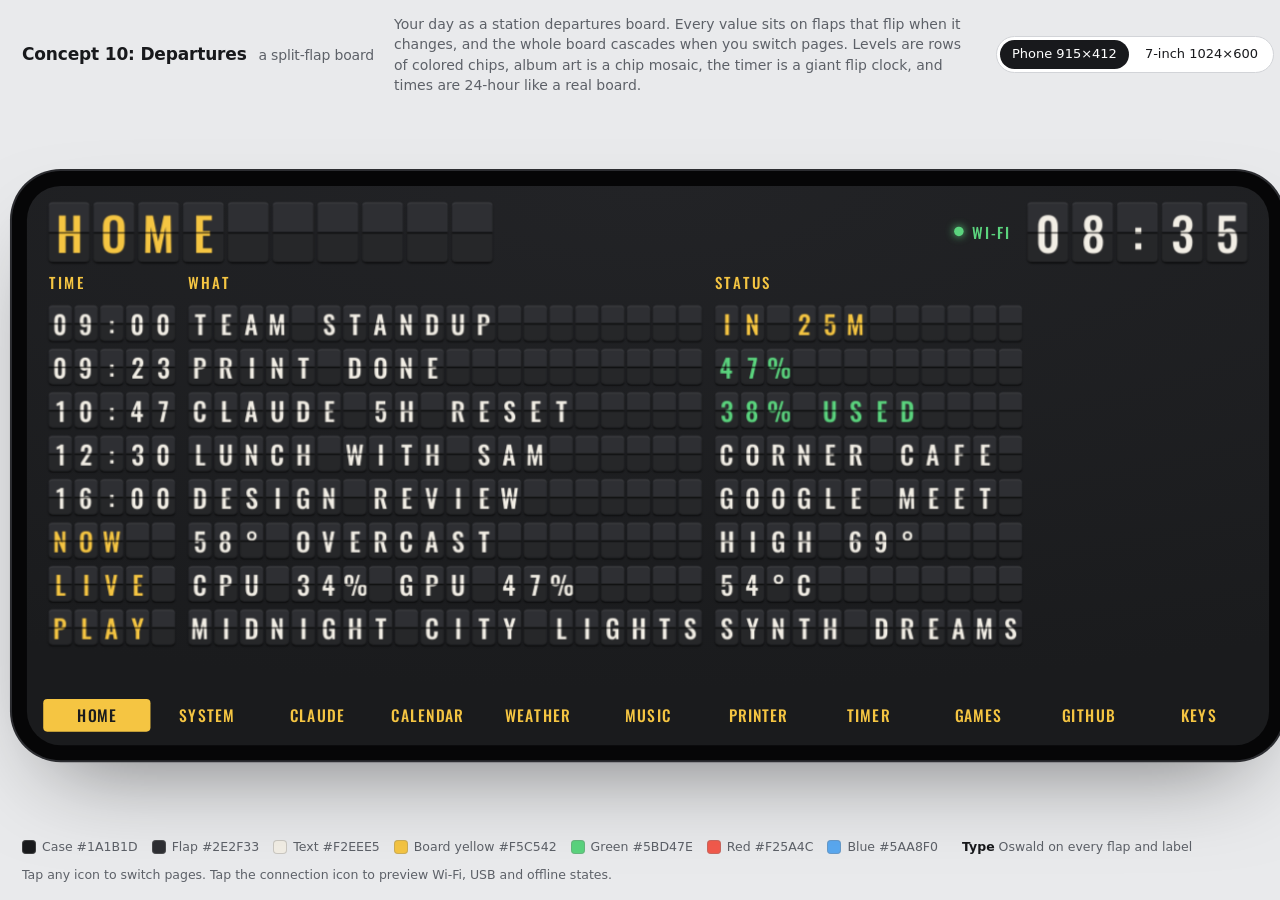
<file: screens sample/deskpanel-concept-10-departures.html>
<!DOCTYPE html>
<html lang="en">
<head>
<meta charset="utf-8">
<meta name="viewport" content="width=device-width, initial-scale=1, viewport-fit=cover">
<title>DeskPanel concept 10: Departures</title>
<link rel="preconnect" href="https://fonts.googleapis.com">
<link rel="preconnect" href="https://fonts.gstatic.com" crossorigin>
<link rel="stylesheet" href="https://fonts.googleapis.com/css2?family=Oswald:wght@400;500;600&display=swap">
<style>
/* ---------- Page chrome (outside the device) ---------- */
:root {
  --pg-bg: #E9EAEC; --pg-ink: #18191C; --pg-muted: #5D6168; --pg-line: #D2D4D8; --pg-chip: #FFFFFF; --pg-chip-on: #18191C; --pg-chip-on-ink: #FFFFFF;
  color-scheme: light;
  box-sizing: border-box; padding-top: env(safe-area-inset-top, 0px); padding-bottom: env(safe-area-inset-bottom, 0px);
}
@media (prefers-color-scheme: dark) {
  :root:not([data-theme="light"]) { --pg-bg: #141518; --pg-ink: #ECEDEF; --pg-muted: #9A9EA6; --pg-line: #2A2C31; --pg-chip: #1E2024; --pg-chip-on: #ECEDEF; --pg-chip-on-ink: #141518; color-scheme: dark; }
}
:root[data-theme="dark"] { --pg-bg: #141518; --pg-ink: #ECEDEF; --pg-muted: #9A9EA6; --pg-line: #2A2C31; --pg-chip: #1E2024; --pg-chip-on: #ECEDEF; --pg-chip-on-ink: #141518; color-scheme: dark; }
html { height: 100%; }
body { margin: 0; min-height: 100%; height: 100dvh; display: grid; grid-template-rows: auto minmax(0, 1fr) auto; background: var(--pg-bg); color: var(--pg-ink);
  font: 14px/1.45 system-ui, -apple-system, "Segoe UI", Roboto, sans-serif; }
.pg-head { display: flex; flex-wrap: wrap; align-items: center; gap: 8px 20px; padding: 14px 22px 4px; }
.pg-head h1 { margin: 0; font-size: 17px; font-weight: 650; letter-spacing: -.01em; }
.pg-head h1 small { font-weight: 450; color: var(--pg-muted); margin-left: 6px; font-size: 14px; }
.pg-head p { margin: 0; color: var(--pg-muted); max-width: 70ch; flex: 1 1 340px; }
.pg-sizes { display: flex; gap: 4px; padding: 3px; border: 1px solid var(--pg-line); border-radius: 999px; background: var(--pg-chip); }
.pg-sizes button { font: inherit; font-size: 13px; border: 0; border-radius: 999px; padding: 5px 12px; background: transparent; color: var(--pg-ink); cursor: pointer; }
.pg-sizes button[aria-pressed="true"] { background: var(--pg-chip-on); color: var(--pg-chip-on-ink); }
.pg-sizes button:focus-visible { outline: 2px solid var(--pg-ink); outline-offset: 2px; }
#stage { display: flex; align-items: center; justify-content: center; min-height: 0; padding: 6px 12px; }
#device-wrap { position: relative; flex: none; }
#device { position: absolute; left: 0; top: 0; transform-origin: 0 0; padding: 11px; border-radius: 36px; background: #060607;
  box-shadow: 0 0 0 1.5px #2C2D31, 0 30px 70px -30px rgba(0,0,0,.55); }
.pg-foot { display: flex; flex-wrap: wrap; align-items: center; gap: 10px 24px; padding: 6px 22px 16px; color: var(--pg-muted); font-size: 12.5px; }
.pg-foot .sw { display: inline-flex; align-items: center; gap: 6px; }
.pg-foot .sw i { width: 14px; height: 14px; border-radius: 4px; display: inline-block; box-shadow: inset 0 0 0 1px rgba(127,127,127,.35); }
.pg-foot .swatches { display: flex; flex-wrap: wrap; gap: 6px 14px; }
.pg-foot b { color: var(--pg-ink); font-weight: 600; }

/* ---------- Device screen base (shared by all concepts) ---------- */
#screen { position: relative; overflow: hidden; border-radius: 25px; isolation: isolate; -webkit-font-smoothing: antialiased; }
#screen *, #screen *::before, #screen *::after { box-sizing: border-box; }
:where(#screen) button { font: inherit; color: inherit; background: none; border: 0; padding: 0; margin: 0; cursor: pointer; text-align: inherit; }
:where(#screen) [role="button"] { cursor: pointer; }
:where(#screen) :is(h1, h2, h3, p) { margin: 0; }
:where(#screen) .ic { width: 1em; height: 1em; flex: none; display: block; }
:where(#screen) .art { display: block; width: 100%; height: 100%; }
:where(#screen) .num { font-variant-numeric: tabular-nums; }
:where(#screen) .offline-banner { display: none; position: absolute; z-index: 20; }
:where(#screen[data-conn="off"]) .offline-banner { display: block; }
:where(#screen) .toast { position: absolute; z-index: 30; left: 50%; bottom: 16px; transform: translate(-50%, 0); white-space: nowrap; animation: toastIn .22s ease-out; }
:where(#screen) .toast.out { opacity: 0; transform: translate(-50%, 6px); transition: opacity .3s, transform .3s; }
@keyframes toastIn { from { opacity: 0; transform: translate(-50%, 8px); } }
@media (prefers-reduced-motion: reduce) { #screen *, #screen *::before, #screen *::after { transition: none !important; animation: none !important; } }

/* ---------- Concept styles ---------- */
/* Concept 10 — Departures: a split-flap board. Every value sits on flaps that physically flip when it changes;
   bars are rows of colored chips, album art is a chip mosaic. 24-hour times, board yellow for headings. */
.departures {
  --case: #1A1B1D; --flapT: #2E2F33; --flapB: #262729; --wh: #F2EEE5; --yl: #F5C542; --gr: #5BD47E; --rd: #F25A4C; --bl: #5AA8F0; --off: #303135; --focus: var(--yl);
  --fw: 17px; --fh: 26px; --fs: 19px;
  background: radial-gradient(120% 90% at 50% 0%, #222326, var(--case)); color: var(--wh); font: 500 12.5px/1.3 "Oswald", "Arial Narrow", sans-serif; letter-spacing: .02em;
}
.departures .dw { display: grid; grid-template-rows: auto 1fr auto; height: 100%; }
.departures .hd { display: flex; align-items: center; gap: 12px; padding: 12px 16px 8px; }
.departures .hd .sp, .departures .sp { flex: 1; }
.departures .view { padding: 0 16px 6px; min-height: 0; overflow: auto; scrollbar-width: none; }

/* Flaps */
.departures .fl { display: inline-flex; gap: 2px; vertical-align: middle; }
.departures .fl > i { font-style: normal; position: relative; display: inline-grid; place-items: center; width: var(--fw); height: var(--fh); border-radius: 3px;
  background: linear-gradient(var(--flapT) 0 50%, var(--flapB) 50% 100%); color: var(--c, var(--wh)); font: 500 var(--fs) / 1 "Oswald", "Arial Narrow", sans-serif; letter-spacing: 0; text-transform: uppercase;
  box-shadow: inset 0 1px 0 rgba(255,255,255,.07), 0 1px 1px rgba(0,0,0,.7); overflow: hidden; transform-origin: 50% 50%; }
.departures .fl > i::after { content: ""; position: absolute; left: 0; right: 0; top: calc(50% - .5px); height: 1px; background: rgba(0,0,0,.7); }
.departures .fl > i.flip { animation: flip .34s cubic-bezier(.5, 0, .5, 1) both; }
@keyframes flip { 0% { transform: perspective(80px) rotateX(0); } 48% { transform: perspective(80px) rotateX(-88deg); filter: brightness(.6); } 52% { transform: perspective(80px) rotateX(88deg); filter: brightness(.6); } 100% { transform: perspective(80px) rotateX(0); } }
.departures .fl.big { --fw: 92px; --fh: 138px; --fs: 110px; gap: 6px; }
.departures .fl.big > i { border-radius: 6px; }
.departures .fl.med { --fw: 30px; --fh: 44px; --fs: 34px; gap: 3px; }
.departures .fl.sm { --fw: 12px; --fh: 19px; --fs: 14px; gap: 1.5px; }
.departures .y { --c: var(--yl); } .departures .g { --c: var(--gr); } .departures .r { --c: var(--rd); } .departures .b { --c: var(--bl); }

/* Chips */
.departures .ch { display: inline-flex; gap: 2px; vertical-align: middle; }
.departures .ch > i { width: var(--cw, var(--fw)); height: var(--chh, var(--fh)); border-radius: 3px; background: var(--off); box-shadow: inset 0 1px 0 rgba(255,255,255,.05); transition: background .25s; }

/* Board rows */
.departures .board { display: grid; gap: 6px; }
.departures .rw { display: flex; align-items: center; gap: 10px; white-space: nowrap; border-radius: 4px; }
.departures .rw[role="button"]:hover { background: rgba(255,255,255,.03); }
.departures .colh { display: flex; gap: 10px; color: var(--yl); font-size: 11px; font-weight: 500; letter-spacing: .14em; text-transform: uppercase; margin-bottom: 4px; }
.departures .colh span { flex: none; }
.departures .lbl { color: var(--yl); font-size: 11px; letter-spacing: .14em; text-transform: uppercase; }
.departures .two { display: grid; grid-template-columns: auto auto; gap: 0 28px; justify-content: start; align-items: start; }

/* Buttons */
.departures .btn { display: inline-flex; align-items: center; justify-content: center; gap: 6px; height: 30px; padding: 0 12px; border-radius: 4px; background: linear-gradient(var(--flapT) 0 50%, var(--flapB) 50%); box-shadow: inset 0 1px 0 rgba(255,255,255,.07), 0 2px 0 #0B0B0C; font-size: 13px; letter-spacing: .1em; text-transform: uppercase; color: var(--wh); }
.departures .btn:active, .departures .btn[aria-pressed="true"] { background: var(--yl); color: #1A1B1D; box-shadow: none; transform: translateY(1px); }
.departures .btn .ic { font-size: 16px; }
.departures .btn[disabled] { opacity: .55; }

/* Bottom nav */
.departures .nav { display: flex; gap: 2px; padding: 6px 12px 10px; }
.departures .nav button { text-align: center; flex: 1; height: 24px; border-radius: 3px; font-size: 11.5px; letter-spacing: .08em; text-transform: uppercase; color: var(--yl); }
.departures .nav button:hover { background: rgba(245,197,66,.08); }
.departures .nav button[aria-current="page"] { background: var(--yl); color: #1A1B1D; }
.departures .conn { display: flex; align-items: center; gap: 6px; font-size: 11px; letter-spacing: .12em; text-transform: uppercase; color: var(--gr); }
.departures .conn i { width: 7px; height: 7px; border-radius: 50%; background: currentColor; box-shadow: 0 0 6px currentColor; }
.departures[data-conn="off"] .conn { color: var(--rd); }

/* Shortcuts */
.departures .keys { display: grid; grid-template-columns: repeat(4, 1fr); grid-template-rows: 1fr 1fr; gap: 10px; height: 100%; }
.departures .key { display: flex; flex-direction: column; align-items: center; justify-content: center; gap: 10px; border-radius: 6px; background: linear-gradient(var(--flapT) 0 50%, var(--flapB) 50%); box-shadow: inset 0 1px 0 rgba(255,255,255,.07), 0 2px 0 #0B0B0C; position: relative; font-size: 14px; letter-spacing: .1em; text-transform: uppercase; }
.departures .key::after { content: ""; position: absolute; left: 0; right: 0; top: 50%; height: 1px; background: rgba(0,0,0,.6); }
.departures .key .ic { font-size: 34px; color: var(--yl); stroke-width: 1.7; position: relative; z-index: 1; }
.departures .key span { position: relative; z-index: 1; }
.departures .key small { display: block; font-size: 11px; color: var(--yl); letter-spacing: .1em; }
.departures .key:active { transform: translateY(1px); }
.departures .key.on { background: var(--rd); color: #1A1B1D; }
.departures .key.on .ic, .departures .key.on small { color: #1A1B1D; }

/* Offline + toast */
.departures .offline-banner { top: 54px; left: 16px; right: 16px; padding: 6px 12px; background: var(--rd); color: #1A1B1D; font-size: 12.5px; letter-spacing: .04em; border-radius: 4px; }
.departures[data-conn="off"] .fl > i { color: #6E6A62; }
.departures .toast { bottom: 44px; background: var(--yl); color: #1A1B1D; padding: 6px 14px; border-radius: 4px; font-size: 13px; letter-spacing: .08em; text-transform: uppercase; }

</style>
</head>
<body>
<header class="pg-head">
  <h1>Concept 10: Departures <small>a split-flap board</small></h1>
  <p>Your day as a station departures board. Every value sits on flaps that flip when it changes, and the whole board cascades when you switch pages. Levels are rows of colored chips, album art is a chip mosaic, the timer is a giant flip clock, and times are 24-hour like a real board.</p>
  <div class="pg-sizes" role="group" aria-label="Screen size">
    <button type="button" data-size="phone" aria-pressed="true">Phone 915×412</button>
    <button type="button" data-size="seven" aria-pressed="false">7-inch 1024×600</button>
  </div>
</header>
<div id="stage"><div id="device-wrap"><div id="device"><div id="screen" class="departures"></div></div></div></div>
<footer class="pg-foot">
  <div class="swatches"><span class="sw"><i style="background:#1A1B1D"></i>Case #1A1B1D</span><span class="sw"><i style="background:#2E2F33"></i>Flap #2E2F33</span><span class="sw"><i style="background:#F2EEE5"></i>Text #F2EEE5</span><span class="sw"><i style="background:#F5C542"></i>Board yellow #F5C542</span><span class="sw"><i style="background:#5BD47E"></i>Green #5BD47E</span><span class="sw"><i style="background:#F25A4C"></i>Red #F25A4C</span><span class="sw"><i style="background:#5AA8F0"></i>Blue #5AA8F0</span></div>
  <span><b>Type</b> Oswald on every flap and label</span>
  <span>Tap any icon to switch pages. Tap the connection icon to preview Wi‑Fi, USB and offline states.</span>
</footer>
<script>
/* ============================================================
   DeskPanel concept — shared core
   Mock data, simulated clock, icons, chart helpers and the
   app shell (navigation, live bindings, actions, scaling).
   Every concept file uses this same core; only the
   frame/nav/page renderers and CSS differ.
   ============================================================ */
(() => {
'use strict';

/* ---------- Simulated clock (fixed scene: Fri Nov 20, 8:35 AM) ---------- */
const T0 = Date.now();
const START = new Date(2026, 10, 20, 8, 35, 0);
const now = () => new Date(START.getTime() + (Date.now() - T0));
const DAY = ['Sunday','Monday','Tuesday','Wednesday','Thursday','Friday','Saturday'];
const DAY3 = DAY.map(d => d.slice(0, 3));
const MONTH = ['January','February','March','April','May','June','July','August','September','October','November','December'];
const MON3 = MONTH.map(m => m.slice(0, 3));
const pad = n => String(n).padStart(2, '0');
const clock = d => (d.getHours() % 12 || 12) + ':' + pad(d.getMinutes());
const ampm = d => d.getHours() < 12 ? 'AM' : 'PM';
const dur = min => { min = Math.max(0, Math.round(min)); const h = Math.floor(min / 60), m = min % 60; return h ? `${h}h ${m}m` : `${m}m`; };
const ms = s => { s = Math.max(0, Math.round(s)); return Math.floor(s / 60) + ':' + pad(s % 60); };
const clamp = (v, a, b) => Math.min(b, Math.max(a, v));
function rng(seed) { return () => (seed = (seed * 16807) % 2147483647) / 2147483647; }
const R = rng(42);

/* ---------- Mock data ---------- */
const hist = (n, base, amp, f) => Array.from({ length: n }, (_, i) => base + amp * Math.sin(i / f) + (R() - .5) * amp * .5);

const D = {
  sys: {
    cpu: 30, gpu: 48, gpuTemp: 52, ram: 18.4, ramTotal: 32, vram: 6.2, vramTotal: 12,
    down: 1.8, up: 220, cpuName: 'Ryzen 7 7800X3D', gpuName: 'GeForce RTX 4070', disk: 58,
    cpuHist: hist(60, 30, 6, 4), gpuHist: hist(60, 48, 7, 5)
  },
  net: {
    latency: 17, jitter: 2.1, loss: 0, uptime: '3d 5h', lastDrop: '3 days ago',
    today: 3.2, month: 412.0, dl: 942, ul: 38, ping: 9, tested: '2h ago', nowDl: 15.1, nowUl: 1.8,
    latHist: Array.from({ length: 120 }, (_, i) => 16 + R() * 3 + (i === 40 || i === 96 ? 14 : 0))
  },
  claude: {
    five: 38, fiveReset: 132, week: 61, weekReset: 'Sat 2:01 PM',
    tokens: '48.2M', output: '182K', messages: 214, lastHour: '6.1M',
    days: [28.4, 6.9, 21.5, 55.3, 43.1, 62.0, 48.2],
    models: [['Opus', 31.0], ['Sonnet', 15.1], ['Haiku', 2.1]]
  },
  cal: {
    today: [
      { start: '9:00 AM', end: '9:15 AM', mins: 540, title: 'Team standup', where: 'Zoom', cal: 'Work', color: '#5AA9FF' },
      { start: '12:30 PM', end: '1:30 PM', mins: 750, title: 'Lunch with Sam', where: 'Corner Cafe', cal: 'Personal', color: '#C18CFF' },
      { start: '4:00 PM', end: '4:45 PM', mins: 960, title: 'Design review', where: 'Google Meet', cal: 'Work', color: '#5AA9FF' }
    ],
    later: [
      { day: 'Saturday', start: '10:00 AM', title: 'Filament pickup', where: 'Maker Supply Co.', cal: 'Personal', color: '#C18CFF' },
      { day: 'Monday', start: '9:00 AM', title: 'Team standup', where: 'Zoom', cal: 'Work', color: '#5AA9FF' },
      { day: 'Tuesday', start: '7:30 PM', title: 'Game night', where: 'Discord', cal: 'Personal', color: '#C18CFF' }
    ]
  },
  wx: {
    city: 'Charlotte', temp: 58, cond: 'Overcast', icon: 'cloud', feels: 53, humidity: 53, wind: 5, updated: '8:30 AM',
    hours: [['Now', 58, 'cloud'], ['9 AM', 59, 'cloud'], ['10 AM', 61, 'cloud'], ['11 AM', 63, 'partly'], ['12 PM', 65, 'partly'],
      ['1 PM', 67, 'sun'], ['2 PM', 68, 'sun'], ['3 PM', 69, 'sun'], ['4 PM', 67, 'partly'], ['5 PM', 64, 'cloud'], ['6 PM', 61, 'cloud'], ['7 PM', 57, 'cloud']],
    days: [['Today', 'cloud', 69, 40, 0], ['Sat', 'rain', 61, 48, 63], ['Sun', 'rain', 57, 54, 54], ['Mon', 'rain', 68, 56, 38], ['Tue', 'cloud', 62, 50, 0], ['Wed', 'rain', 50, 43, 46]]
  },
  tracks: [
    { title: 'Midnight City Lights', artist: 'Synth Dreams', album: 'Neon Skyline', len: 241, hue: 262 },
    { title: 'Low Tide Radio', artist: 'Harbor Static', album: 'Salt & Signal', len: 214, hue: 196 },
    { title: 'Paper Planets', artist: 'Juno Vale', album: 'Orbit Season', len: 192, hue: 28 },
    { title: 'Afterglow Freeway', artist: 'The Night Shift', album: 'Overpass', len: 265, hue: 330 }
  ],
  printer: {
    name: 'X1 Carbon', model: 'X1C', status: 'Printing', job: 'Desk_Organizer', speed: 'Standard',
    pct: 47, left: 48, layer: 112, layers: 240, nozzle: 220, nozzleT: 220, bed: 55, bedT: 55, chamber: 34,
    ams: [{ c: '#F1F1EE', t: 'PLA', n: 'White' }, { c: '#1D1E21', t: 'PLA', n: 'Black' }, { c: '#F5A623', t: 'PETG', n: 'Amber', active: true }, { c: '#3B82F6', t: 'PLA', n: 'Blue' }]
  },
  games: {
    now: { title: 'Starfall Tactics', hue: 252, session: 48, total: 128, friends: 2 },
    recent: [['Harbor Lights', 41, 205], ['Iron Orchard', 16, 95], ['Neon Drift', 12, 318], ['Frostline', 5.0, 205], ['Ember Keep', 75, 20]]
  },
  gh: {
    total: '1,033', commits: 120, private: 907, issues: 1, streak: 5, longest: 10, best: 75, bestDay: 'Nov 16',
    week: [0, 75, 68, 48, 58, 32, 0], lastWeek: [0, 28, 14, 20, 24, 10, 5], weekTotal: 281, delta: 180,
    repos: [['pixel-garden', 222], ['tide-engine', 201], ['deskpanel', 111], ['lumen-notes', 88]]
  },
  shortcuts: [
    { id: 'mic', label: 'Mute mic', icon: 'mic' }, { id: 'sound', label: 'Mute sound', icon: 'speaker' },
    { id: 'voldown', label: 'Volume down', icon: 'volDown' }, { id: 'volup', label: 'Volume up', icon: 'volUp' },
    { id: 'shot', label: 'Screenshot', icon: 'shot' }, { id: 'term', label: 'Terminal', icon: 'terminal' },
    { id: 'dl', label: 'Downloads', icon: 'folder' }, { id: 'lock', label: 'Lock PC', icon: 'lock' }
  ],
  timerModes: [{ id: 'focus', label: 'Focus', min: 25 }, { id: 'short', label: 'Short break', min: 5 }, { id: 'long', label: 'Long break', min: 15 }]
};

/* 7-day labels ending today, GitHub heatmap (53 weeks ending this week) */
(() => {
  const t = START;
  D.claude.labels = D.claude.days.map((_, i) => i === 6 ? 'Today' : DAY3[(t.getDay() - 6 + i + 7) % 7]);
  const sat = new Date(t); sat.setDate(t.getDate() + (6 - t.getDay()));
  const first = new Date(sat); first.setDate(sat.getDate() - 53 * 7 + 1);
  const busy = { 5: .6, 6: .75, 7: .5, 9: .55, 10: .8, 11: .85, 1: .35, 2: .3, 3: .15, 4: .35, 8: .45, 0: .3 };
  const r = rng(7); const weeks = []; const months = [];
  for (let w = 0; w < 53; w++) {
    const col = [];
    for (let d = 0; d < 7; d++) {
      const day = new Date(first); day.setDate(first.getDate() + w * 7 + d);
      if (day > t) { col.push(null); continue; }
      const p = busy[day.getMonth()] * (d === 0 || d === 6 ? .5 : 1);
      col.push(r() < p ? Math.ceil(r() ** 2 * 22) : 0);
    }
    const ws = new Date(first); ws.setDate(first.getDate() + w * 7);
    const prev = new Date(ws); prev.setDate(ws.getDate() - 7);
    if (w > 0 && ws.getMonth() !== prev.getMonth() && w < 52) months.push({ i: w, label: MON3[ws.getMonth()] });
    weeks.push(col);
  }
  weeks[52] = D.gh.week.map((v, i) => i > t.getDay() ? null : v);
  weeks[51] = D.gh.lastWeek.slice();
  D.gh.weeks = weeks; D.gh.months = months;
})();

/* ---------- Live state ---------- */
const S = {
  page: 'home', sysTab: 'pc', conn: 'wifi', size: 'phone',
  track: 0, pos: 75, playing: true,
  mic: false, sound: false, vol: 40,
  tMode: 'focus', tLeft: 25 * 60, tRun: false, sessions: 2,
  st: { running: false, p: 0, dl: 942, ul: 38, ping: 9, when: '2h ago' },
  lastSync: null
};

/* ---------- Icons (24px, stroke = currentColor) ---------- */
const P = {
  home: '<path d="M3.5 10.5 12 3.5l8.5 7V20a.5.5 0 0 1-.5.5h-5v-6H9v6H4a.5.5 0 0 1-.5-.5z"/>',
  system: '<path d="M3 16.5 8 11l4 3.5 4.5-6.5 4.5 4"/><path d="M3 20.5h18"/>',
  claude: '<path d="M12 3v18M3 12h18M5.6 5.6l12.8 12.8M18.4 5.6 5.6 18.4"/>',
  calendar: '<rect x="3.5" y="5" width="17" height="15.5" rx="2"/><path d="M3.5 10h17M8 3v4M16 3v4"/>',
  weather: '<circle cx="12" cy="12" r="4"/><path d="M12 2.5v2M12 19.5v2M2.5 12h2M19.5 12h2M5.3 5.3l1.4 1.4M17.3 17.3l1.4 1.4M5.3 18.7l1.4-1.4M17.3 6.7l1.4-1.4"/>',
  music: '<path d="M9 18V5.5l11-2V16"/><circle cx="6.5" cy="18" r="2.5"/><circle cx="17.5" cy="16" r="2.5"/>',
  printer: '<path d="M12 2.8 3.8 7.3v9.4l8.2 4.5 8.2-4.5V7.3z"/><path d="M3.8 7.3 12 11.8l8.2-4.5M12 11.8v9.4"/>',
  timer: '<circle cx="12" cy="13.5" r="7.5"/><path d="M12 9.5v4l2.5 2M9.5 2.5h5"/>',
  games: '<path d="M7 7.5h10a4.5 4.5 0 0 1 4.5 4.5v2.5a3 3 0 0 1-5.4 1.8L15 15h-6l-1.1 1.3a3 3 0 0 1-5.4-1.8V12A4.5 4.5 0 0 1 7 7.5z"/><path d="M7.5 10.5v3.5M5.75 12.25h3.5"/><circle cx="16" cy="11" r=".9" fill="currentColor" stroke="none"/><circle cx="18" cy="13.2" r=".9" fill="currentColor" stroke="none"/>',
  github: '<circle cx="12" cy="12" r="3.5"/><path d="M2.5 12h6M15.5 12h6"/>',
  shortcuts: '<rect x="3.5" y="3.5" width="7" height="7" rx="1.5"/><rect x="13.5" y="3.5" width="7" height="7" rx="1.5"/><rect x="3.5" y="13.5" width="7" height="7" rx="1.5"/><rect x="13.5" y="13.5" width="7" height="7" rx="1.5"/>',
  monitor: '<rect x="2.5" y="4" width="19" height="12.5" rx="2"/><path d="M8.5 20.5h7M12 16.5v4"/>',
  wifi: '<path d="M2.5 9a14 14 0 0 1 19 0M5.5 12.5a9.5 9.5 0 0 1 13 0M8.7 15.8a5 5 0 0 1 6.6 0"/><circle cx="12" cy="19.3" r="1.1" fill="currentColor" stroke="none"/>',
  usb: '<path d="M9 2.5v4.5M15 2.5v4.5M6.5 7h11v4a5.5 5.5 0 0 1-11 0zM12 16.5v5"/>',
  off: '<path d="M2.5 9a14 14 0 0 1 4.2-2.8M10.5 5.6A14 14 0 0 1 21.5 9M8.7 15.8a5 5 0 0 1 6.6 0M3 3l18 18"/>',
  cloud: '<path d="M7 18.5h10.5a4 4 0 0 0 .6-7.95A6 6 0 0 0 6.6 9.7 4.4 4.4 0 0 0 7 18.5z"/>',
  partly: '<path d="M9.5 6.5V4.5M4.4 8.6l-1.4-1.4M14.6 8.6 16 7.2M3.5 13.5h-1"/><path d="M6.4 12.3a3.8 3.8 0 0 1 6.9-2.8"/><path d="M9 20h9a3.3 3.3 0 0 0 .5-6.55A5 5 0 0 0 8.8 12.7 3.7 3.7 0 0 0 9 20z"/>',
  sun: '<circle cx="12" cy="12" r="4"/><path d="M12 2.5v2M12 19.5v2M2.5 12h2M19.5 12h2M5.3 5.3l1.4 1.4M17.3 17.3l1.4 1.4M5.3 18.7l1.4-1.4M17.3 6.7l1.4-1.4"/>',
  rain: '<path d="M7 15h10.5a3.6 3.6 0 0 0 .5-7.15A5.5 5.5 0 0 0 7.4 7.2 3.9 3.9 0 0 0 7 15z"/><path d="M8.5 18l-1 2.5M12.5 18l-1 2.5M16.5 18l-1 2.5"/>',
  mic: '<rect x="9" y="3" width="6" height="11" rx="3"/><path d="M5.5 11a6.5 6.5 0 0 0 13 0M12 17.5v3.5"/>',
  micOff: '<path d="M15 10V6a3 3 0 0 0-5.7-1.3M9 9v2a3 3 0 0 0 4.9 2.3M5.5 11a6.5 6.5 0 0 0 10.9 4.8M18.5 11c0 .7-.1 1.4-.3 2M12 17.5v3.5M3.5 3.5l17 17"/>',
  speaker: '<path d="M4 9.5h3.5L12 5.5v13l-4.5-4H4z"/><path d="M15.5 9.5a3.5 3.5 0 0 1 0 5M18 7a7 7 0 0 1 0 10"/>',
  speakerOff: '<path d="M4 9.5h3.5L12 5.5v13l-4.5-4H4z"/><path d="M15.5 9.5l5 5M20.5 9.5l-5 5"/>',
  volDown: '<path d="M4 9.5h3.5L12 5.5v13l-4.5-4H4z"/><path d="M15.5 12h5"/>',
  volUp: '<path d="M4 9.5h3.5L12 5.5v13l-4.5-4H4z"/><path d="M15.5 12h5M18 9.5v5"/>',
  shot: '<path d="M4 8.5V5.5a1 1 0 0 1 1-1h3M16 4.5h3a1 1 0 0 1 1 1v3M20 15.5v3a1 1 0 0 1-1 1h-3M8 19.5H5a1 1 0 0 1-1-1v-3"/><circle cx="12" cy="12" r="2.5"/>',
  terminal: '<rect x="2.5" y="4" width="19" height="16" rx="2"/><path d="M7 9.5l2.8 2.5L7 14.5M12.5 15h4.5"/>',
  folder: '<path d="M3 6.5a1 1 0 0 1 1-1h5l2 2.2h9a1 1 0 0 1 1 1V18a1 1 0 0 1-1 1H4a1 1 0 0 1-1-1z"/>',
  lock: '<rect x="4.5" y="10.5" width="15" height="10" rx="2"/><path d="M8 10.5V7.5a4 4 0 0 1 8 0v3"/>',
  play: '<path d="M8 5.2v13.6L19 12z" fill="currentColor"/>',
  pause: '<rect x="6.5" y="5" width="3.8" height="14" rx="1" fill="currentColor" stroke="none"/><rect x="13.7" y="5" width="3.8" height="14" rx="1" fill="currentColor" stroke="none"/>',
  prev: '<path d="M6 5.5v13"/><path d="M18.5 5.5 9 12l9.5 6.5z" fill="currentColor"/>',
  next: '<path d="M18 5.5v13"/><path d="M5.5 5.5 15 12l-9.5 6.5z" fill="currentColor"/>',
  reset: '<path d="M4 12a8 8 0 1 0 2.6-5.9L4 8.5M4 3.5v5h5"/>',
  flame: '<path d="M12 3s5 4.3 5 9.3a5 5 0 0 1-10 0c0-2.8 2-3.9 2.3-6.3C10.8 7.3 12 3 12 3z"/>',
  bed: '<path d="M12 4 2.5 8.5 12 13l9.5-4.5zM2.5 13 12 17.5l9.5-4.5"/>',
  thermo: '<path d="M10 14.3V5a2 2 0 0 1 4 0v9.3a4 4 0 1 1-4 0z"/>',
  down: '<path d="M12 4.5v15M6.5 14l5.5 5.5 5.5-5.5"/>',
  up: '<path d="M12 19.5v-15M6.5 10 12 4.5l5.5 5.5"/>',
  drop: '<path d="M12 3.5s6 6.3 6 10.5a6 6 0 0 1-12 0c0-4.2 6-10.5 6-10.5z"/>',
  wind: '<path d="M3 8.5h10.5a2.5 2.5 0 1 0-2.5-2.5M3 12.5h15a2.5 2.5 0 1 1-2.5 2.5M3 16.5h7"/>',
  users: '<circle cx="9" cy="8.5" r="3.2"/><path d="M3 19.5a6 6 0 0 1 12 0M15.5 5.6a3.2 3.2 0 0 1 0 5.8M17.5 14a6 6 0 0 1 3.5 5.5"/>',
  clock: '<circle cx="12" cy="12" r="8.5"/><path d="M12 7.5V12l3 2"/>',
  pin: '<path d="M12 21s6.5-6 6.5-11a6.5 6.5 0 0 0-13 0c0 5 6.5 11 6.5 11z"/><circle cx="12" cy="10" r="2.3"/>'
};
const icon = (n, cls = '') => `<svg class="ic ${cls}" viewBox="0 0 24 24" fill="none" stroke="currentColor" stroke-width="1.8" stroke-linecap="round" stroke-linejoin="round" aria-hidden="true">${P[n] || ''}</svg>`;

/* ---------- Generated cover art: sun over layered hills ---------- */
let uid = 0;
function art(hue, seed = 1, opts = {}) {
  const id = 'a' + (++uid), W = opts.w || 100, k = W / 100;
  const sx = (28 + (seed * 37) % 44) * k, sy = 30 + (seed * 13) % 14;
  const sat = opts.sat ?? 58;
  return `<svg class="art" viewBox="0 0 ${W} 100" preserveAspectRatio="xMidYMid slice" aria-hidden="true">
    <defs><linearGradient id="${id}" x1="0" y1="0" x2="0" y2="1">
      <stop offset="0" stop-color="hsl(${hue} ${sat}% 20%)"/><stop offset="1" stop-color="hsl(${hue + 18} ${sat + 8}% 44%)"/></linearGradient></defs>
    <rect width="${W}" height="100" fill="url(#${id})"/>
    <circle cx="${sx}" cy="${sy}" r="15" fill="hsl(44 96% 82%)"/>
    <g transform="scale(${k} 1)"><path d="M0 64 C 22 55 42 70 66 60 S 100 56 100 56 V100 H0z" fill="hsl(${hue + 6} ${sat - 10}% 30%)"/>
    <path d="M0 78 C 28 70 58 86 100 72 V100 H0z" fill="hsl(${hue} ${sat}% 15%)"/></g></svg>`;
}

/* ---------- Chart helpers ---------- */
function linePath(vals, w, h, lo, hi, pad = 2) {
  const n = vals.length, dx = w / (n - 1);
  const y = v => pad + (h - 2 * pad) * (1 - (clamp(v, lo, hi) - lo) / (hi - lo));
  let d = `M0 ${y(vals[0]).toFixed(1)}`;
  for (let i = 1; i < n; i++) {
    const x0 = (i - 1) * dx, x1 = i * dx, xm = (x0 + x1) / 2;
    d += ` C${xm.toFixed(1)} ${y(vals[i - 1]).toFixed(1)} ${xm.toFixed(1)} ${y(vals[i]).toFixed(1)} ${x1.toFixed(1)} ${y(vals[i]).toFixed(1)}`;
  }
  return d;
}
function stepPath(vals, w, h, lo, hi) {
  const n = vals.length, dx = w / n;
  const y = v => (h * (1 - (clamp(v, lo, hi) - lo) / (hi - lo))).toFixed(1);
  let d = `M0 ${y(vals[0])}`;
  vals.forEach((v, i) => { d += ` H${(i * dx).toFixed(1)} V${y(v)}`; });
  return d + ` H${w}`;
}
function arc(cx, cy, r, a0, a1) {
  const p = a => [cx + r * Math.cos((a - 90) * Math.PI / 180), cy + r * Math.sin((a - 90) * Math.PI / 180)];
  const [x0, y0] = p(a0), [x1, y1] = p(a1);
  return `M${x0.toFixed(2)} ${y0.toFixed(2)} A${r} ${r} 0 ${a1 - a0 > 180 ? 1 : 0} 1 ${x1.toFixed(2)} ${y1.toFixed(2)}`;
}
const size = el => [Math.max(10, el.clientWidth), Math.max(10, el.clientHeight)];

/* ---------- Derived values ---------- */
const nowMin = () => { const d = now(); return d.getHours() * 60 + d.getMinutes() + d.getSeconds() / 60; };
const nextEvent = () => D.cal.today.find(e => e.mins > nowMin()) || null;
const elapsedMin = () => (now() - START) / 60000;
const printerPct = () => clamp(D.printer.pct + elapsedMin() / D.printer.left * (100 - D.printer.pct), 0, 100);
const printerLeft = () => Math.max(0, D.printer.left - elapsedMin());
const doneAt = () => clock(new Date(now().getTime() + printerLeft() * 60000)) + ' ' + ampm(new Date(now().getTime() + printerLeft() * 60000));
const track = () => D.tracks[S.track];
const tMode = () => D.timerModes.find(m => m.id === S.tMode);
const usageLevel = p => p < 50 ? 'ok' : p < 80 ? 'warn' : 'bad';

/* ---------- Bindings: [data-b] text, [data-p] --p (0–1), [data-arc] dash offset ---------- */
const B = {
  clock: () => clock(now()), ampm: () => ampm(now()),
  date: () => { const d = now(); return `${DAY[d.getDay()]}, ${MONTH[d.getMonth()]} ${d.getDate()}`; },
  dateShort: () => { const d = now(); return `${DAY3[d.getDay()]} ${MON3[d.getMonth()]} ${d.getDate()}`; },
  cpu: () => Math.round(D.sys.cpu), gpu: () => Math.round(D.sys.gpu), gpuTemp: () => Math.round(D.sys.gpuTemp),
  ram: () => D.sys.ram.toFixed(1), ramPct: () => Math.round(D.sys.ram / D.sys.ramTotal * 100),
  vram: () => D.sys.vram.toFixed(1), vramPct: () => Math.round(D.sys.vram / D.sys.vramTotal * 100),
  down: () => D.sys.down.toFixed(1), up: () => Math.round(D.sys.up),
  latency: () => Math.round(D.net.latency), jitter: () => D.net.jitter.toFixed(1),
  nowDl: () => D.net.nowDl.toFixed(1), nowUl: () => D.net.nowUl.toFixed(1),
  stDl: () => S.st.running ? Math.round(S.st.dl) : D.net.dl, stUl: () => S.st.running ? Math.round(S.st.ul) : D.net.ul,
  stPing: () => S.st.ping, stWhen: () => S.st.running ? 'Testing now' : 'Tested ' + S.st.when,
  stBtn: () => S.st.running ? 'Testing…' : 'Run test',
  fiveReset: () => dur(D.claude.fiveReset - elapsedMin()),
  nextTitle: () => nextEvent()?.title || 'Nothing else today',
  nextIn: () => { const e = nextEvent(); if (!e) return 'Free until tomorrow'; const m = e.mins - nowMin(); return m < 1 ? 'Starting now' : `in ${dur(m)}`; },
  nextWhen: () => { const e = nextEvent(); return e ? `${e.start}, ${e.where}` : ''; },
  prPct: () => Math.floor(printerPct()), prLeft: () => dur(printerLeft()), prDone: () => doneAt(),
  prLayer: () => Math.min(D.printer.layers, Math.round(D.printer.layer + (printerPct() - D.printer.pct) / 100 * D.printer.layers)),
  trTitle: () => track().title, trArtist: () => track().artist, trAlbum: () => track().album,
  trPos: () => ms(S.pos), trLen: () => ms(track().len), trLeft: () => '-' + ms(track().len - S.pos),
  timer: () => ms(S.tLeft), tLabel: () => S.tRun ? 'Pause' : (S.tLeft < tMode().min * 60 ? 'Resume' : 'Start'),
  conn: () => ({ wifi: 'Wi‑Fi', usb: 'USB', off: 'Offline' }[S.conn]),
  connLong: () => ({ wifi: 'Laptop on Wi‑Fi', usb: 'Laptop on USB', off: 'Laptop offline' }[S.conn]),
  vol: () => S.vol, gameSession: () => dur(D.games.now.session + elapsedMin())
};
const PB = {
  cpu: () => D.sys.cpu / 100, gpu: () => D.sys.gpu / 100, ram: () => D.sys.ram / D.sys.ramTotal, vram: () => D.sys.vram / D.sys.vramTotal,
  disk: () => D.sys.disk / 100, five: () => D.claude.five / 100, week: () => D.claude.week / 100,
  printer: () => printerPct() / 100, music: () => S.pos / track().len, timer: () => 1 - S.tLeft / (tMode().min * 60),
  st: () => S.st.running ? S.st.p : 1, vol: () => S.vol / 100, latency: () => D.net.latency / 50,
  sessions: () => S.sessions / 4
};

/* ---------- Shell ---------- */
let theme, screen, view, nav;
const SIZES = { phone: [915, 412], seven: [1024, 600] };

function refresh(root = screen) {
  root.querySelectorAll('[data-b]').forEach(el => { const f = B[el.dataset.b]; if (f) { const v = String(f()); if (el.textContent !== v) el.textContent = v; } });
  root.querySelectorAll('[data-p]').forEach(el => { const f = PB[el.dataset.p]; if (f) el.style.setProperty('--p', clamp(f(), 0, 1).toFixed(4)); });
  root.querySelectorAll('[data-arc]').forEach(el => { const f = PB[el.dataset.arc]; if (f) { const p = clamp(f(), 0, 1); el.style.strokeDashoffset = (100 - p * 100).toFixed(2); el.style.opacity = p < .004 ? 0 : 1; } });
  root.querySelectorAll('[data-c]').forEach(el => { const f = theme.charts?.[el.dataset.c]; if (f && el.clientWidth) { const h = f(el); if (el._h !== h) { el.innerHTML = h; el._h = h; } } });
  theme.refresh?.();
}
function render() {
  screen.dataset.page = S.page; screen.dataset.conn = S.conn;
  nav.innerHTML = theme.nav();
  view.innerHTML = theme.pages[S.page]();
  requestAnimationFrame(() => refresh());
  refresh();
}
function go(p) { S.page = p; render(); view.scrollTop = 0; }

function toast(msg) {
  screen.querySelector('.toast')?.remove();
  const t = document.createElement('div'); t.className = 'toast'; t.setAttribute('role', 'status'); t.textContent = msg;
  screen.appendChild(t); setTimeout(() => t.classList.add('out'), 1900); setTimeout(() => t.remove(), 2400);
}

function speedtest() {
  if (S.st.running || S.conn === 'off') return;
  S.st = { ...S.st, running: true, p: 0, dl: 0, ul: 0 }; render();
  const iv = setInterval(() => {
    S.st.p = Math.min(1, S.st.p + 0.03);
    S.st.dl = S.st.p < .6 ? 920 * Math.min(1, S.st.p / .3) + (Math.random() - .5) * 60 : 936;
    S.st.ul = S.st.p < .6 ? 0 : 38 * Math.min(1, (S.st.p - .6) / .25) + (Math.random() - .5) * 4;
    if (S.st.p >= 1) { clearInterval(iv); D.net.dl = 936; D.net.ul = 39; S.st = { running: false, p: 1, dl: 936, ul: 39, ping: 8, when: 'just now' }; render(); toast('Speed test finished: 936 down, 39 up'); return; }
    refresh();
  }, 120);
}

const A = {
  go: v => go(v),
  tab: v => { S.sysTab = v; render(); },
  play: () => { S.playing = !S.playing; render(); },
  next: () => { S.track = (S.track + 1) % D.tracks.length; S.pos = 0; render(); },
  prev: () => { if (S.pos > 5) S.pos = 0; else { S.track = (S.track - 1 + D.tracks.length) % D.tracks.length; S.pos = 0; } render(); },
  seek: (v, e, el) => { const r = el.getBoundingClientRect(); S.pos = Math.round(clamp((e.clientX - r.left) / r.width, 0, 1) * track().len); refresh(); },
  tStart: () => { S.tRun = !S.tRun; render(); },
  tReset: () => { S.tRun = false; S.tLeft = tMode().min * 60; render(); },
  tMode: v => { S.tMode = v; S.tRun = false; S.tLeft = tMode().min * 60; render(); },
  speed: () => speedtest(),
  game: v => toast(`Launching ${v} on your laptop`),
  conn: () => { S.conn = { wifi: 'usb', usb: 'off', off: 'wifi' }[S.conn]; if (S.conn === 'off') S.lastSync = clock(now()) + ' ' + ampm(now()); render(); toast({ wifi: 'Connected over Wi‑Fi', usb: 'Connected over USB', off: 'Laptop disconnected' }[S.conn]); },
  sc: v => {
    if (S.conn === 'off') { toast('Connect your laptop to use shortcuts'); return; }
    const m = {
      mic: () => { S.mic = !S.mic; return S.mic ? 'Microphone muted' : 'Microphone on'; },
      sound: () => { S.sound = !S.sound; return S.sound ? 'Sound muted' : 'Sound on'; },
      voldown: () => { S.vol = Math.max(0, S.vol - 10); S.sound = false; return `Volume ${S.vol}%`; },
      volup: () => { S.vol = Math.min(100, S.vol + 10); S.sound = false; return `Volume ${S.vol}%`; },
      shot: () => 'Screenshot saved to Pictures', term: () => 'Terminal opened', dl: () => 'Downloads opened', lock: () => 'Laptop locked'
    };
    const msg = m[v](); render(); toast(msg);
  }
};

function tick() {
  const live = S.conn !== 'off';
  if (live) {
    const s = D.sys, w = (v, a, lo, hi) => clamp(v + (Math.random() - .5) * a, lo, hi);
    s.cpu = w(s.cpu, 9, 12, 72); s.gpu = w(s.gpu, 8, 30, 80); s.gpuTemp = clamp(44 + s.gpu * .2 + (Math.random() - .5), 40, 70);
    s.ram = w(s.ram, .2, 17.6, 19.6); s.vram = w(s.vram, .1, 5.8, 6.8); s.down = w(s.down, .6, .2, 4.2); s.up = w(s.up, 60, 60, 480);
    s.cpuHist.push(s.cpu); s.cpuHist.shift(); s.gpuHist.push(s.gpu); s.gpuHist.shift();
    const n = D.net; n.latency = Math.random() < .03 ? 30 + Math.random() * 10 : 15 + Math.random() * 4; n.jitter = w(n.jitter, .3, 1.2, 3.4);
    n.latHist.push(n.latency); n.latHist.shift(); n.nowDl = w(n.nowDl, 3, 4, 28); n.nowUl = w(n.nowUl, .5, .4, 4);
    if (S.playing) { S.pos++; if (S.pos >= track().len) { S.track = (S.track + 1) % D.tracks.length; S.pos = 0; render(); } }
  }
  if (S.tRun) { S.tLeft--; if (S.tLeft <= 0) { S.tRun = false; S.sessions = Math.min(4, S.sessions + (S.tMode === 'focus' ? 1 : 0)); S.tLeft = tMode().min * 60; render(); toast(`${tMode().label} finished`); } }
  refresh();
}

function fit() {
  const dev = document.getElementById('device'), wrap = document.getElementById('device-wrap'), stage = document.getElementById('stage');
  const [w, h] = SIZES[S.size];
  screen.style.width = w + 'px'; screen.style.height = h + 'px';
  const bezel = 22;
  const sc = Math.min((stage.clientWidth - 16) / (w + bezel), (stage.clientHeight - 16) / (h + bezel), 1.6);
  dev.style.transform = `scale(${sc})`;
  wrap.style.width = (w + bezel) * sc + 'px'; wrap.style.height = (h + bezel) * sc + 'px';
}

function boot(t) {
  theme = t;
  screen = document.getElementById('screen');
  screen.innerHTML = t.frame() + `<div class="offline-banner" role="status"><strong>Laptop not connected.</strong> <span>Showing the last data received. Plug in the USB cable or check that both devices are on the same Wi‑Fi.</span></div>`;
  view = screen.querySelector('#view'); nav = screen.querySelector('#nav');
  screen.addEventListener('click', e => {
    const el = e.target.closest('[data-act]'); if (!el || !screen.contains(el)) return;
    A[el.dataset.act]?.(el.dataset.v, e, el);
  });
  screen.addEventListener('keydown', e => {
    const el = e.target.closest('[role="button"][data-act]');
    if (el && (e.key === 'Enter' || e.key === ' ')) { e.preventDefault(); A[el.dataset.act]?.(el.dataset.v, e, el); }
  });
  document.querySelectorAll('[data-size]').forEach(b => b.addEventListener('click', () => {
    S.size = b.dataset.size; document.querySelectorAll('[data-size]').forEach(x => x.setAttribute('aria-pressed', x === b)); fit(); render();
  }));
  render(); fit();
  addEventListener('resize', () => { fit(); refresh(); });
  setInterval(tick, 1000);
  document.fonts?.ready.then(() => refresh());
}

window.DP = { D, S, B, PB, A, icon, art, linePath, stepPath, arc, size, clamp, dur, ms, clock, ampm, now, nextEvent, printerPct, printerLeft, track, tMode, usageLevel, toast, render, refresh, boot, DAY, DAY3, MONTH, MON3, START };
})();

</script>
<script>
(() => {
const { D, S, B, PB, icon, clamp, track, tMode, nextEvent, now, printerPct } = DP;
const PAGES = [['home', 'Home'], ['system', 'System'], ['claude', 'Claude'], ['calendar', 'Calendar'], ['weather', 'Weather'], ['music', 'Music'],
  ['printer', 'Printer'], ['timer', 'Timer'], ['games', 'Games'], ['github', 'GitHub'], ['shortcuts', 'Keys']];
const pad2 = n => String(n).padStart(2, '0');
const h24 = d => pad2(d.getHours()) + ':' + pad2(d.getMinutes());
const nm = () => now().getHours() * 60 + now().getMinutes();
const at = mins => { const d = new Date(now().getTime() + mins * 60000); return h24(d); };

/* Flap text sources */
const F = {
  clock: () => h24(now()), page: () => (PAGES.find(p => p[0] === S.page) || [, ''])[1],
  nextIn: () => B.nextIn().replace('in ', 'IN '), nextTitle: () => B.nextTitle(), cpu: () => B.cpu() + '%', gpu: () => B.gpu() + '%', gpuT: () => B.gpuTemp() + '°C',
  ram: () => `${B.ram()}/${D.sys.ramTotal}G`, vram: () => `${B.vram()}/${D.sys.vramTotal}G`, ramP: () => B.ramPct() + '%', vramP: () => B.vramPct() + '%',
  down: () => B.down() + ' MB/S', up: () => B.up() + ' KB/S', lat: () => B.latency() + ' MS', jit: () => B.jitter() + ' MS',
  st: () => S.st.running ? `${B.stDl()}/${B.stUl()}` : `${D.net.dl}/${D.net.ul}`, stW: () => S.st.running ? 'TESTING' : B.stWhen().replace('Tested ', ''),
  fiveAt: () => at(132 - (now() - DP.START) / 60000), fiveIn: () => B.fiveReset(),
  pr: () => B.prPct() + '%', prL: () => `${B.prLayer()}/${D.printer.layers}`, prLeft: () => B.prLeft(), prDone: () => { const d = new Date(now().getTime() + DP.printerLeft() * 60000); return h24(d); },
  cpugpu: () => `CPU ${B.cpu()}% GPU ${B.gpu()}%`, trT: () => B.trTitle(), trA: () => B.trArtist(), trAl: () => B.trAlbum(), trTime: () => `${B.trPos()}/${B.trLen()}`,
  timer: () => B.timer().padStart(5, '0'), game: () => B.gameSession()
};
const up = t => String(t).toUpperCase();
const fit = (t, n, al) => { t = up(t); if (t.length > n) t = t.slice(0, n); return al === 'r' ? t.padStart(n) : t.padEnd(n); };
const tiles = s => [...s].map(c => `<i>${c === ' ' ? '&nbsp;' : c.replace('<', '&lt;')}</i>`).join('');
const fl = (t, n, cls = '', al = 'l') => `<span class="fl ${cls}">${tiles(fit(t, n, al))}</span>`;
const flb = (k, n, cls = '', al = 'l') => `<span class="fl ${cls}" data-fb="${k}" data-n="${n}" data-al="${al}">${tiles(fit(F[k](), n, al))}</span>`;

/* Chips */
const HEAT = p => p < .5 ? 'var(--gr)' : p < .8 ? 'var(--yl)' : 'var(--rd)';
const chb = (k, n, mode = 'heat', st = '') => `<span class="ch" data-cb="${k}" data-n="${n}" data-m="${mode}" style="${st}">${'<i></i>'.repeat(n)}</span>`;
const chs = (cols, st = '') => `<span class="ch" style="${st}">${cols.map(c => `<i style="background:${c};box-shadow:inset 0 0 0 1px rgba(255,255,255,.22)"></i>`).join('')}</span>`;
function paintChips(el) {
  const n = +el.dataset.n, k = el.dataset.cb, m = el.dataset.m, kids = el.children;
  if (k === 'lat') { const v = D.net.latHist.slice(-n); [...kids].forEach((c, i) => c.style.background = v[i] > 28 ? 'var(--rd)' : v[i] > 20 ? 'var(--yl)' : 'var(--gr)'); return; }
  const p = clamp(PB[k](), 0, 1), lit = Math.round(p * n);
  [...kids].forEach((c, i) => c.style.background = i < lit ? (m === 'heat' ? HEAT((i + 1) / n) : `var(--${m})`) : '');
}
/* Album art as a chip mosaic */
function mosaic(hue, seed, n = 8) {
  const sx = (30 + (seed * 37) % 40) / 100 * n, sy = (34 + (seed * 13) % 10) / 100 * n, out = [];
  for (let y = 0; y < n; y++) for (let x = 0; x < n; x++) {
    const fx = (x + .5) / n * 100, fy = (y + .5) / n * 100; let c = `hsl(${hue} 55% ${Math.round(22 + fy / 100 * 22)}%)`;
    if (Math.hypot(x + .5 - sx, y + .5 - sy) < .17 * n) c = 'hsl(44 95% 80%)';
    if (fy > 62 - 6 * Math.sin(fx / 100 * 5.6)) c = `hsl(${hue + 6} 45% 30%)`; if (fy > 79 - 5 * Math.sin(fx / 100 * 3.8 + 1)) c = `hsl(${hue} 55% 16%)`;
    out.push(c);
  }
  return `<div style="display:grid;grid-template-columns:repeat(${n},var(--cw));gap:3px">${out.map(c => `<i style="width:var(--cw);height:var(--cw);border-radius:3px;background:${c}"></i>`).join('')}</div>`;
}

const rw = (cells, go = '') => `<div class="rw" ${go ? `role="button" tabindex="0" data-act="go" data-v="${go}"` : ''}>${cells.join('')}</div>`;
const colh = list => `<div class="colh">${list.map(([t, n]) => `<span style="width:${n * 19 - 2}px">${t}</span>`).join('')}</div>`;

const pages = {
  home: () => {
    const e = D.cal.today;
    return `<div class="board">${colh([['Time', 5], ['What', 20], ['Status', 12]])}
      ${rw([fl('09:00', 5), fl('Team standup', 20), flb('nextIn', 12, 'y')], 'calendar')}
      ${rw([flb('prDone', 5), fl('Print done', 20), flb('pr', 12, 'g')], 'printer')}
      ${rw([flb('fiveAt', 5), fl('Claude 5h reset', 20), fl(D.claude.five + '% used', 12, 'g')], 'claude')}
      ${rw([fl('12:30', 5), fl('Lunch with Sam', 20), fl('Corner cafe', 12)], 'calendar')}
      ${rw([fl('16:00', 5), fl('Design review', 20), fl('Google meet', 12)], 'calendar')}
      ${rw([fl('Now', 5, 'y'), fl(`${D.wx.temp}° ${D.wx.cond}`, 20), fl(`High ${D.wx.days[0][2]}°`, 12)], 'weather')}
      ${rw([fl('Live', 5, 'y'), flb('cpugpu', 20), flb('gpuT', 12)], 'system')}
      ${rw([fl(S.playing ? 'Play' : 'Pause', 5, 'y'), flb('trT', 20), flb('trA', 12)], 'music')}
    </div>`;
  },

  system: () => {
    if (S.sysTab === 'pc') return `<div class="board">${colh([['Unit', 5], ['Load', 9], ['Level', 18], ['Detail', 9]])}
      ${rw([fl('CPU', 5), flb('cpu', 9, '', 'l'), chb('cpu', 18), fl('8C 16T', 9)])}
      ${rw([fl('GPU', 5), flb('gpu', 9), chb('gpu', 18), flb('gpuT', 9)])}
      ${rw([fl('RAM', 5), flb('ram', 9), chb('ram', 18), flb('ramP', 9)])}
      ${rw([fl('VRAM', 5), flb('vram', 9), chb('vram', 18), flb('vramP', 9)])}
      ${rw([fl('Disk', 5), fl(D.sys.disk + '%', 9), chb('disk', 18, 'bl'), fl('', 9)])}
      ${rw([fl('Down', 5), flb('down', 9), fl('', 18), fl('', 9)])}
      ${rw([fl('Up', 5), flb('up', 9), fl('', 18), fl('', 9)])}
      ${rw([fl('Chip', 5, 'y'), fl('Ryzen 7 7800X3D', 18), fl('RTX 4070', 18)])}</div>`;
    const n = D.net;
    return `<div class="board">${colh([['Item', 8], ['Value', 10], ['Last 18 seconds', 18]])}
      ${rw([fl('Status', 8), fl(S.conn === 'off' ? 'Unknown' : 'Online', 10, S.conn === 'off' ? 'r' : 'g'), fl('Up ' + n.uptime, 18)])}
      ${rw([fl('Latency', 8), flb('lat', 10), chb('lat', 18)])}
      ${rw([fl('Jitter', 8), flb('jit', 10), fl('Loss ' + n.loss + '%', 18)])}
      ${rw([fl('Dropped', 8), fl(n.lastDrop.replace(' ago', ''), 10), fl('ago', 18)])}
      ${rw([fl('Today', 8), fl(n.today + ' GB', 10), fl('', 18)])}
      ${rw([fl('Month', 8), fl(n.month.toFixed(0) + ' GB', 10), fl('', 18)])}
      ${rw([fl('Speed', 8), flb('st', 10), flb('stW', 13), `<button class="btn" data-act="speed" ${S.st.running ? 'disabled' : ''}><span data-b="stBtn"></span></button>`])}
      ${S.st.running ? rw([fl('', 8), fl('', 10), chb('st', 18, 'y')]) : ''}</div>`;
  },

  claude: () => {
    const c = D.claude, mx = Math.max(...c.days);
    const col = (v, i) => { const lit = Math.round(v / mx * 7); return `<div style="display:flex;flex-direction:column-reverse;gap:2px;align-items:center">${Array.from({ length: 7 }, (_, r) => `<i style="width:22px;height:14px;border-radius:2px;background:${r < lit ? (i === 6 ? 'var(--gr)' : 'var(--yl)') : 'var(--off)'}"></i>`).join('')}<span class="lbl" style="margin-bottom:4px;letter-spacing:.06em">${c.labels[i].slice(0, 3)}</span></div>`; };
    return `<div class="two"><div class="board">${colh([['Limit', 7], ['Used', 5], ['Level', 14]])}
      ${rw([fl('5-hour', 7), fl(c.five + '%', 5), chb('five', 14)])}
      ${rw([fl('Resets', 7, 'y'), flb('fiveIn', 8), flb('fiveAt', 5, 'y')])}
      ${rw([fl('Weekly', 7), fl(c.week + '%', 5), chb('week', 14)])}
      ${rw([fl('Resets', 7, 'y'), fl(c.weekReset.replace(' PM', '').replace('2:01', '14:01'), 13)])}
      ${rw([fl('Tokens', 7), fl(c.tokens, 7)])}${rw([fl('Output', 7), fl(c.output, 7)])}${rw([fl('Msgs', 7), fl(c.messages, 7)])}${rw([fl('Hour', 7), fl(c.lastHour, 7)])}</div>
      <div><div class="colh">Tokens, last 7 days</div><div style="display:flex;gap:6px;align-items:flex-end;margin-top:6px">${c.days.map(col).join('')}</div>
        <div class="board" style="margin-top:14px">${c.models.map(([m, v]) => rw([fl(m, 7), fl(v.toFixed(1) + 'M', 6, 'g')])).join('')}</div></div></div>`;
  },

  calendar: () => {
    const n = nextEvent(), cur = nm();
    const rem = e => e === n ? ['nextIn', 'y'] : e.mins + 45 < cur ? ['Done', ''] : e.mins - cur < 240 ? ['On time', 'g'] : ['Later', ''];
    const t24 = e => { const [h, m] = e.start.split(/[: ]/); let H = +h % 12; if (e.start.includes('PM')) H += 12; return pad2(H) + ':' + m; };
    return `<div class="board">${colh([['Time', 5], ['Event', 16], ['Where', 12], ['Remarks', 9]])}
      ${D.cal.today.map(e => { const [r, cl] = rem(e); return rw([fl(t24(e), 5), fl(e.title, 16), fl(e.where, 12), r === 'nextIn' ? flb('nextIn', 9, cl) : fl(r, 9, cl)]); }).join('')}
      <div class="colh" style="margin-top:10px">${'Later this week'}</div>
      ${D.cal.later.map(e => rw([fl(e.day.slice(0, 3), 5, 'y'), fl(e.title, 16), fl(e.where, 12), fl(t24(e), 9)])).join('')}</div>`;
  },

  weather: () => {
    const w = D.wx;
    return `<div class="two"><div class="board">${colh([['Now', 8], ['', 10]])}
      ${rw([fl(w.city, 18, 'y')])}${rw([fl('Temp', 8), fl(w.temp + '°F', 10)])}${rw([fl('Sky', 8), fl(w.cond, 10)])}${rw([fl('Feels', 8), fl(w.feels + '°F', 10)])}
      ${rw([fl('Humidity', 8), fl(w.humidity + '%', 10)])}${rw([fl('Wind', 8), fl('SW ' + w.wind + ' MPH', 10)])}</div>
      <div class="board">${colh([['Day', 5], ['High/low', 7], ['Rain', 4], ['Chance', 10]])}
      ${w.days.map(([d, i, h, l, p]) => rw([fl(d, 5, 'y'), fl(`${h}/${l}`, 7), fl(p ? p + '%' : 'Dry', 4, p > 50 ? 'b' : ''), chs(Array.from({ length: 10 }, (_, k) => k < Math.round(p / 10) ? 'var(--bl)' : 'var(--off)'))])).join('')}
      <div class="colh" style="margin-top:8px">Updated ${w.updated}</div></div></div>`;
  },

  music: () => {
    const t = track();
    return `<div class="two" style="--cw:25px">${mosaic(t.hue, S.track + 1)}<div class="board">${colh([['Now playing on Spotify', 20]])}
      ${rw([flb('trT', 20)])}${rw([flb('trA', 20, 'y')])}${rw([flb('trAl', 20)])}${rw([flb('trTime', 9), fl(S.playing ? 'Playing' : 'Paused', 10, S.playing ? 'g' : 'y')])}
      <div data-act="seek" role="slider" aria-label="Seek" aria-valuemin="0" aria-valuemax="${t.len}" style="cursor:pointer;padding:4px 0">${chb('music', 20, 'gr')}</div>
      <div class="rw" style="gap:8px;margin-top:6px"><button class="btn" style="height:40px;padding:0 18px" data-act="prev" aria-label="Previous track">${icon('prev')}</button><button class="btn" style="height:40px;padding:0 26px" data-act="play">${icon(S.playing ? 'pause' : 'play')}${S.playing ? 'Pause' : 'Play'}</button><button class="btn" style="height:40px;padding:0 18px" data-act="next" aria-label="Next track">${icon('next')}</button></div></div></div>`;
  },

  printer: () => {
    const p = D.printer;
    return `<div class="board">${colh([['Item', 8], ['Value', 18], ['', 18]])}
      ${rw([fl('Printer', 8), fl(p.name, 18), fl(p.status, 9, 'g')])}
      ${rw([fl('File', 8), fl(p.job.replace('_', ' '), 18), fl(p.speed, 9)])}
      ${rw([fl('Progress', 8), flb('pr', 5), chb('printer', 22, 'yl')])}
      ${rw([fl('Layer', 8), flb('prL', 7), fl('Left', 5, 'y'), flb('prLeft', 6), fl('Done', 5, 'y'), flb('prDone', 5)])}
      ${rw([fl('Nozzle', 8), fl(`${p.nozzle}/${p.nozzleT}°`, 8), fl('Bed', 5, 'y'), fl(`${p.bed}/${p.bedT}°`, 6), fl('Room', 5, 'y'), fl(p.chamber + '°', 5)])}
      ${rw([fl('AMS', 8), ...p.ams.map(a => `<span class="rw" style="gap:5px">${chs([a.c], a.active ? 'outline:2px solid var(--yl);outline-offset:1px;border-radius:3px' : '')}${fl(a.t, 4, a.active ? 'y' : '')}</span>`)])}</div>`;
  },

  timer: () => `<div style="display:flex;flex-direction:column;align-items:center;justify-content:center;height:100%;gap:16px">
      <div class="lbl">${tMode().label}, ${tMode().min} minutes</div>${flb('timer', 5, `big ${S.tRun ? 'g' : ''}`, 'r')}
      ${chb('timer', 25, 'yl', '--fw:14px;--fh:10px')}
      <div class="rw" style="gap:6px">${D.timerModes.map(m => `<button class="btn" data-act="tMode" data-v="${m.id}" aria-pressed="${m.id === S.tMode}">${m.label}</button>`).join('')}<span style="width:16px"></span><button class="btn" style="background:var(--gr);color:#1A1B1D" data-act="tStart"><span data-b="tLabel"></span></button><button class="btn" data-act="tReset">Reset</button></div>
      <div class="lbl">${S.sessions} of 4 focus sessions today</div></div>`,

  games: () => {
    const g = D.games.now;
    return `<div class="board">${colh([['Now playing', 18], ['Session', 6], ['Total', 5], ['Friends', 4]])}
      ${rw([fl(g.title, 18, 'g'), flb('game', 6), fl(g.total + 'H', 5), fl(g.friends, 4)])}
      <div style="margin-top:10px">${colh([['Library', 18], ['Hours', 6]])}</div>
      ${D.games.recent.map(([n, h]) => rw([fl(n, 18), fl(h, 6, 'y', 'r'), `<button class="btn" data-act="game" data-v="${n}">Play</button>`])).join('')}</div>`;
  },

  github: () => {
    const g = D.gh, lv = ['var(--off)', '#2C5A3A', '#3A8452', '#4BB16B', 'var(--gr)'], L = v => v === 0 ? 0 : v < 4 ? 1 : v < 10 ? 2 : v < 20 ? 3 : 4;
    const heat = `<div style="display:grid;grid-template-rows:repeat(7,11px);grid-auto-flow:column;grid-auto-columns:11px;gap:2px;margin-top:6px">${g.weeks.map(c => c.map(v => `<i style="border-radius:2px;background:${v == null ? 'transparent' : lv[L(v)]}"></i>`).join('')).join('')}</div>`;
    return `<div class="board">${colh([['Streak', 7], ['Days', 4], ['Longest', 7], ['Best day', 10], ['This week', 9]])}
      ${rw([fl('Current', 7, 'y'), fl(g.streak, 4, 'g'), fl(g.longest + ' days', 7), fl(`${g.best} ${g.bestDay}`, 10), fl(`${g.weekTotal} +${g.delta}`, 9, 'g')])}
      <div class="colh" style="margin-top:8px">Last year, ${g.total} contributions</div>${heat}
      <div class="colh" style="margin-top:10px">Top repos</div><div class="two" style="gap:6px 24px">${g.repos.map(([r, n]) => rw([fl(r, 13), fl(n, 4, 'y', 'r')])).join('')}</div></div>`;
  },

  shortcuts: () => `<div class="keys">${D.shortcuts.map(s => {
    const on = (s.id === 'mic' && S.mic) || (s.id === 'sound' && S.sound);
    const ic = s.id === 'mic' && S.mic ? 'micOff' : s.id === 'sound' && S.sound ? 'speakerOff' : s.icon;
    const label = s.id === 'mic' ? (S.mic ? 'Mic muted' : 'Mute mic') : s.id === 'sound' ? (S.sound ? 'Sound muted' : 'Mute sound') : s.label;
    return `<button class="key ${on ? 'on' : ''}" data-act="sc" data-v="${s.id}" aria-pressed="${on}">${icon(ic)}<span>${label}${s.id.startsWith('vol') ? `<small>Volume ${S.vol}%</small>` : ''}</span></button>`;
  }).join('')}</div>`
};

let scr, lastPage = null;
function refresh() {
  scr = scr || document.getElementById('screen');
  const bn = scr.querySelector('#bnav');
  if (bn && bn.dataset.pg !== S.page) { bn.dataset.pg = S.page; bn.innerHTML = PAGES.map(([id, l]) => `<button data-act="go" data-v="${id}" ${S.page === id ? 'aria-current="page"' : ''}>${l}</button>`).join(''); }
  scr.querySelectorAll('[data-cb]').forEach(paintChips);
  const reduce = matchMedia('(prefers-reduced-motion: reduce)').matches;
  scr.querySelectorAll('[data-fb]').forEach(el => {
    const s = fit(F[el.dataset.fb](), +el.dataset.n, el.dataset.al), kids = el.children;
    [...s].forEach((c, i) => { const k = kids[i]; if (!k) return; const cur = k.textContent === '\u00a0' ? ' ' : k.textContent;
      if (cur !== c) { k.textContent = c === ' ' ? '\u00a0' : c; if (!reduce) { k.classList.remove('flip'); void k.offsetWidth; k.style.animationDelay = (i * 28) + 'ms'; k.classList.add('flip'); } } });
  });
  if (lastPage !== S.page && !reduce) {
    /* Page change: the whole board cascades through a flip, row by row */
    scr.querySelectorAll('.view .fl > i, #nav .fl > i').forEach((k, i) => { k.classList.remove('flip'); void k.offsetWidth; k.style.animationDelay = Math.min(i * 4, 700) + 'ms'; k.classList.add('flip'); });
  }
  lastPage = S.page;
}

const nav = () => `${flb('page', 10, 'med y')}<span class="sp"></span>${S.page === 'system' ? `<span style="display:flex;gap:6px"><button class="btn" data-act="tab" data-v="pc" aria-pressed="${S.sysTab === 'pc'}">Laptop</button><button class="btn" data-act="tab" data-v="net" aria-pressed="${S.sysTab === 'net'}">Internet</button></span>` : ''}<button class="conn" data-act="conn" aria-label="Connection status. Tap to preview other states"><i></i><span data-b="conn"></span></button>${flb('clock', 5, 'med')}`;

DP.boot({ frame: () => `<div class="dw"><div class="hd" id="nav"></div><main id="view" class="view"></main><nav class="nav" id="bnav" aria-label="Pages"></nav></div>`, nav, pages, charts: {}, refresh });
})();

</script>
</body>
</html>
</file>
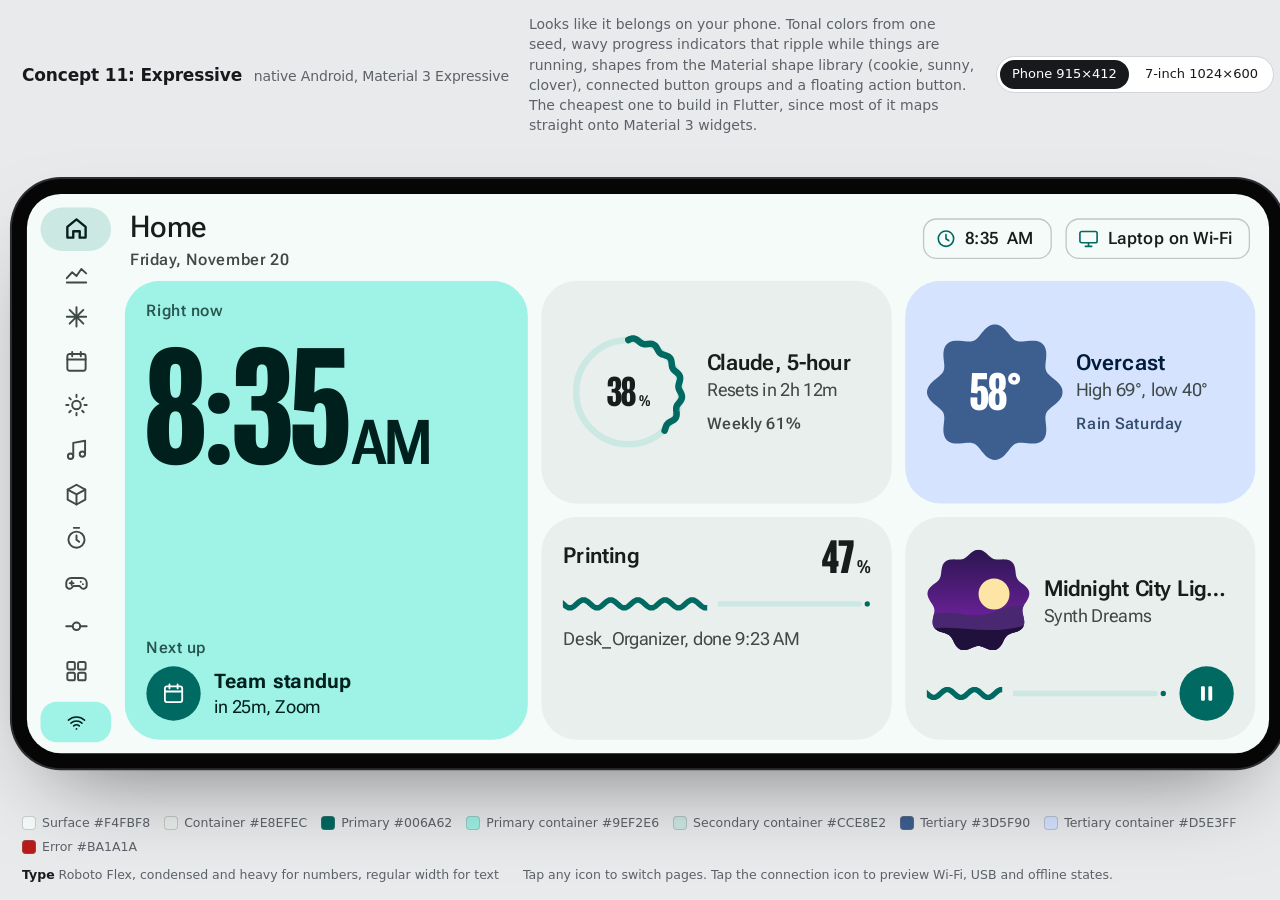
<file: screens sample/deskpanel-concept-11-expressive.html>
<!DOCTYPE html>
<html lang="en">
<head>
<meta charset="utf-8">
<meta name="viewport" content="width=device-width, initial-scale=1, viewport-fit=cover">
<title>DeskPanel concept 11: Expressive</title>
<link rel="preconnect" href="https://fonts.googleapis.com">
<link rel="preconnect" href="https://fonts.gstatic.com" crossorigin>
<link rel="stylesheet" href="https://fonts.googleapis.com/css2?family=Roboto+Flex:opsz,wdth,wght@8..144,25..151,100..1000&display=swap">
<style>
/* ---------- Page chrome (outside the device) ---------- */
:root {
  --pg-bg: #E9EAEC; --pg-ink: #18191C; --pg-muted: #5D6168; --pg-line: #D2D4D8; --pg-chip: #FFFFFF; --pg-chip-on: #18191C; --pg-chip-on-ink: #FFFFFF;
  color-scheme: light;
  box-sizing: border-box; padding-top: env(safe-area-inset-top, 0px); padding-bottom: env(safe-area-inset-bottom, 0px);
}
@media (prefers-color-scheme: dark) {
  :root:not([data-theme="light"]) { --pg-bg: #141518; --pg-ink: #ECEDEF; --pg-muted: #9A9EA6; --pg-line: #2A2C31; --pg-chip: #1E2024; --pg-chip-on: #ECEDEF; --pg-chip-on-ink: #141518; color-scheme: dark; }
}
:root[data-theme="dark"] { --pg-bg: #141518; --pg-ink: #ECEDEF; --pg-muted: #9A9EA6; --pg-line: #2A2C31; --pg-chip: #1E2024; --pg-chip-on: #ECEDEF; --pg-chip-on-ink: #141518; color-scheme: dark; }
html { height: 100%; }
body { margin: 0; min-height: 100%; height: 100dvh; display: grid; grid-template-rows: auto minmax(0, 1fr) auto; background: var(--pg-bg); color: var(--pg-ink);
  font: 14px/1.45 system-ui, -apple-system, "Segoe UI", Roboto, sans-serif; }
.pg-head { display: flex; flex-wrap: wrap; align-items: center; gap: 8px 20px; padding: 14px 22px 4px; }
.pg-head h1 { margin: 0; font-size: 17px; font-weight: 650; letter-spacing: -.01em; }
.pg-head h1 small { font-weight: 450; color: var(--pg-muted); margin-left: 6px; font-size: 14px; }
.pg-head p { margin: 0; color: var(--pg-muted); max-width: 70ch; flex: 1 1 340px; }
.pg-sizes { display: flex; gap: 4px; padding: 3px; border: 1px solid var(--pg-line); border-radius: 999px; background: var(--pg-chip); }
.pg-sizes button { font: inherit; font-size: 13px; border: 0; border-radius: 999px; padding: 5px 12px; background: transparent; color: var(--pg-ink); cursor: pointer; }
.pg-sizes button[aria-pressed="true"] { background: var(--pg-chip-on); color: var(--pg-chip-on-ink); }
.pg-sizes button:focus-visible { outline: 2px solid var(--pg-ink); outline-offset: 2px; }
#stage { display: flex; align-items: center; justify-content: center; min-height: 0; padding: 6px 12px; }
#device-wrap { position: relative; flex: none; }
#device { position: absolute; left: 0; top: 0; transform-origin: 0 0; padding: 11px; border-radius: 36px; background: #060607;
  box-shadow: 0 0 0 1.5px #2C2D31, 0 30px 70px -30px rgba(0,0,0,.55); }
.pg-foot { display: flex; flex-wrap: wrap; align-items: center; gap: 10px 24px; padding: 6px 22px 16px; color: var(--pg-muted); font-size: 12.5px; }
.pg-foot .sw { display: inline-flex; align-items: center; gap: 6px; }
.pg-foot .sw i { width: 14px; height: 14px; border-radius: 4px; display: inline-block; box-shadow: inset 0 0 0 1px rgba(127,127,127,.35); }
.pg-foot .swatches { display: flex; flex-wrap: wrap; gap: 6px 14px; }
.pg-foot b { color: var(--pg-ink); font-weight: 600; }

/* ---------- Device screen base (shared by all concepts) ---------- */
#screen { position: relative; overflow: hidden; border-radius: 25px; isolation: isolate; -webkit-font-smoothing: antialiased; }
#screen *, #screen *::before, #screen *::after { box-sizing: border-box; }
:where(#screen) button { font: inherit; color: inherit; background: none; border: 0; padding: 0; margin: 0; cursor: pointer; text-align: inherit; }
:where(#screen) [role="button"] { cursor: pointer; }
:where(#screen) :is(h1, h2, h3, p) { margin: 0; }
:where(#screen) .ic { width: 1em; height: 1em; flex: none; display: block; }
:where(#screen) .art { display: block; width: 100%; height: 100%; }
:where(#screen) .num { font-variant-numeric: tabular-nums; }
:where(#screen) .offline-banner { display: none; position: absolute; z-index: 20; }
:where(#screen[data-conn="off"]) .offline-banner { display: block; }
:where(#screen) .toast { position: absolute; z-index: 30; left: 50%; bottom: 16px; transform: translate(-50%, 0); white-space: nowrap; animation: toastIn .22s ease-out; }
:where(#screen) .toast.out { opacity: 0; transform: translate(-50%, 6px); transition: opacity .3s, transform .3s; }
@keyframes toastIn { from { opacity: 0; transform: translate(-50%, 8px); } }
@media (prefers-reduced-motion: reduce) { #screen *, #screen *::before, #screen *::after { transition: none !important; animation: none !important; } }

/* ---------- Concept styles ---------- */
/* Concept 11 — Expressive: native Android, Material 3 Expressive. Tonal surfaces from one seed color,
   wavy progress indicators, shape-library containers (cookie, sunny, clover), connected button groups and an extended FAB.
   Maps almost one-to-one onto Flutter's Material 3 widgets. */
.expressive {
  --surface: #F4FBF8; --sc: #E8EFEC; --sch: #E2E9E6; --schh: #DCE4E1;
  --pri: #006A62; --onpri: #FFFFFF; --pric: #9EF2E6; --onpric: #00201D;
  --sec: #4A635F; --secc: #CCE8E2; --onsecc: #051F1C;
  --ter: #3D5F90; --terc: #D5E3FF; --onterc: #001B3C;
  --err: #BA1A1A; --errc: #FFDAD6; --onerrc: #410002;
  --on: #171D1C; --onv: #3F4947; --outl: #6F7977; --outv: #BEC9C6; --focus: var(--pri);
  background: var(--surface); color: var(--on); font: 400 13px/1.35 "Roboto Flex", Roboto, system-ui, sans-serif; font-variation-settings: "opsz" 14;
}
.expressive .xw { display: grid; grid-template-columns: 72px 1fr; height: 100%; }
.expressive .disp { font-weight: 650; font-stretch: 45%; font-variation-settings: "opsz" 144, "wdth" 45; letter-spacing: -.01em; line-height: .9; font-variant-numeric: tabular-nums; }
.expressive .disp small { font-size: .38em; font-stretch: 80%; font-variation-settings: "opsz" 48, "wdth" 80; font-weight: 600; margin-left: 2px; }
.expressive .ttl { font-size: 16px; font-weight: 600; font-variation-settings: "opsz" 24; }
.expressive .lab { font-size: 12px; font-weight: 550; color: var(--onv); letter-spacing: .01em; }
.expressive .onv { color: var(--onv); }

/* Navigation rail */
.expressive .rail { display: flex; flex-direction: column; align-items: center; gap: 1px; padding: 10px 0 8px; }
.expressive .ri { width: 52px; flex: 1 1 0; max-height: 36px; min-height: 26px; display: grid; place-items: center; border-radius: 99px; color: var(--onv); font-size: 19px; transition: background .2s, border-radius .25s; }
.expressive .ri:hover { background: rgba(23,29,28,.06); }
.expressive .ri[aria-current="page"] { background: var(--secc); color: var(--onsecc); }
.expressive .ri[aria-current="page"] .ic { stroke-width: 2.2; }
.expressive .rst { margin-top: 6px; width: 52px; height: 30px; border-radius: 12px; display: grid; place-items: center; background: var(--pric); color: var(--onpric); font-size: 15px; }
.expressive[data-conn="off"] .rst { background: var(--errc); color: var(--onerrc); }

/* App bar + content */
.expressive .main { display: grid; grid-template-rows: auto 1fr; min-width: 0; min-height: 0; padding-right: 10px; }
.expressive .bar { display: flex; align-items: center; gap: 10px; padding: 10px 4px 8px; }
.expressive .bar h1 { font-size: 22px; font-weight: 500; font-variation-settings: "opsz" 28; letter-spacing: 0; }
.expressive .bar .sp, .expressive .sp { flex: 1; }
.expressive .bar .tm { font-size: 15px; font-weight: 600; color: var(--onv); }
.expressive .view { position: relative; padding: 0 0 10px; min-height: 0; overflow: auto; scrollbar-width: none; }
.expressive .g { display: grid; gap: 10px; height: 100%; min-height: 0; }
.expressive .card { background: var(--sc); border-radius: 26px; padding: 14px 16px; min-width: 0; min-height: 0; display: flex; flex-direction: column; position: relative; overflow: hidden; }
.expressive .card.p { background: var(--pric); color: var(--onpric); }
.expressive .card.t { background: var(--terc); color: var(--onterc); }
.expressive .card.s { background: var(--secc); color: var(--onsecc); }
.expressive .card.p .lab, .expressive .card.t .lab, .expressive .card.s .lab { color: inherit; opacity: .75; }
.expressive .row { display: flex; align-items: center; gap: 10px; }
.expressive .ell { white-space: nowrap; overflow: hidden; text-overflow: ellipsis; }
.expressive [role="button"] { cursor: pointer; }

/* Chips + buttons */
.expressive .chip { display: inline-flex; align-items: center; gap: 6px; height: 30px; padding: 0 12px 0 8px; border-radius: 10px; border: 1px solid var(--outv); font-size: 12.5px; font-weight: 550; white-space: nowrap; }
.expressive .chip .ic { font-size: 16px; color: var(--pri); }
.expressive .chip.f { background: var(--secc); border-color: transparent; color: var(--onsecc); }
.expressive .btn { display: inline-flex; align-items: center; justify-content: center; gap: 8px; height: 40px; padding: 0 20px; border-radius: 99px; background: var(--pri); color: var(--onpri); font-weight: 600; font-size: 13.5px; transition: border-radius .25s; }
.expressive .btn:active { border-radius: 12px; }
.expressive .btn.tonal { background: var(--secc); color: var(--onsecc); }
.expressive .btn.text { background: none; color: var(--pri); padding: 0 12px; }
.expressive .btn[disabled] { opacity: .5; }
.expressive .btn .ic { font-size: 18px; }
.expressive .bgrp { display: inline-flex; gap: 2px; }
.expressive .bgrp button { height: 36px; padding: 0 16px; background: var(--secc); color: var(--onsecc); font-weight: 600; font-size: 13px; border-radius: 8px; transition: border-radius .25s, background .2s; }
.expressive .bgrp button:first-child { border-radius: 99px 8px 8px 99px; }
.expressive .bgrp button:last-child { border-radius: 8px 99px 99px 8px; }
.expressive .bgrp button[aria-pressed="true"] { background: var(--pri); color: var(--onpri); border-radius: 99px; }
.expressive .fab { position: absolute; right: 2px; bottom: 12px; z-index: 3; display: inline-flex; align-items: center; gap: 10px; height: 56px; padding: 0 22px 0 18px; border-radius: 18px; background: var(--pric); color: var(--onpric); font-weight: 650; font-size: 14px; box-shadow: 0 3px 8px rgba(0,0,0,.14), 0 1px 3px rgba(0,0,0,.1); transition: border-radius .25s; }
.expressive .fab:active { border-radius: 28px; }
.expressive .fab .ic { font-size: 22px; }
.expressive .fab[disabled] { opacity: .6; }
.expressive .ib { width: 44px; height: 44px; border-radius: 99px; display: grid; place-items: center; background: var(--secc); color: var(--onsecc); font-size: 18px; flex: none; transition: border-radius .25s; }
.expressive .ib.pri { background: var(--pri); color: var(--onpri); }
.expressive .ib.big { width: 76px; height: 64px; font-size: 26px; }
.expressive .ib.big.sq { border-radius: 20px; }

/* Wavy linear progress */
.expressive .wv { position: relative; height: 14px; flex: none; }
.expressive .wv > div { position: absolute; inset: 0; }
.expressive .wv .on { clip-path: inset(0 calc(100% - var(--p, 0) * 100%) 0 0); transition: clip-path .5s; }
.expressive .wv .off { clip-path: inset(0 0 0 calc(var(--p, 0) * 100% + 8px)); transition: clip-path .5s; }
.expressive .wv svg { display: block; width: 100%; height: 100%; overflow: visible; }
.expressive .wv .move { animation: wave 1.1s linear infinite; }
.expressive .wv.still .move { animation: none; }
@keyframes wave { from { transform: translateX(0); } to { transform: translateX(-20px); } }
.expressive .shape { position: relative; display: grid; place-items: center; }
.expressive .shape > svg { position: absolute; inset: 0; width: 100%; height: 100%; }
.expressive .shape > :not(svg) { position: relative; }
.expressive .ring { position: relative; display: grid; place-items: center; aspect-ratio: 1; }
.expressive .ring > svg { position: absolute; inset: 0; width: 100%; height: 100%; }
.expressive .ring .fill { transition: stroke-dashoffset .6s; }
.expressive .chart { flex: 1; min-height: 30px; }
.expressive .chart svg { display: block; width: 100%; height: 100%; overflow: visible; }
.expressive svg text { font-family: "Roboto Flex", Roboto, sans-serif; }

/* Lists */
.expressive .li { display: grid; grid-template-columns: auto 1fr auto; gap: 14px; align-items: center; padding: 8px 4px; }
.expressive .li + .li { border-top: 1px solid var(--outv); }
.expressive .li .lead { width: 40px; height: 40px; border-radius: 99px; display: grid; place-items: center; background: var(--secc); color: var(--onsecc); font-size: 17px; font-weight: 650; }
.expressive .li b { display: block; font-size: 14.5px; font-weight: 600; }
.expressive .li .sup { font-size: 12.5px; color: var(--onv); }
.expressive .badge { background: var(--pri); color: var(--onpri); border-radius: 99px; padding: 3px 10px; font-size: 12px; font-weight: 650; }

/* Shortcuts */
.expressive .keys { grid-template-columns: repeat(4, 1fr); grid-template-rows: 1fr 1fr; }
.expressive .key { border-radius: 32px; background: var(--secc); color: var(--onsecc); display: flex; flex-direction: column; align-items: flex-start; justify-content: space-between; padding: 16px 18px; text-align: left; font-weight: 600; font-size: 14.5px; transition: border-radius .3s cubic-bezier(.2, 0, 0, 1), background .2s; }
.expressive .key .ic { font-size: 30px; }
.expressive .key:active { border-radius: 14px; }
.expressive .key.on { background: var(--err); color: #fff; border-radius: 14px; }
.expressive .key.alt { background: var(--terc); color: var(--onterc); }
.expressive .key small { display: block; font-size: 12px; font-weight: 500; opacity: .75; }

/* Offline + toast */
.expressive .offline-banner { top: 10px; left: 84px; right: 12px; padding: 9px 16px; border-radius: 14px; background: var(--errc); color: var(--onerrc); font-size: 12.5px; }
.expressive[data-conn="off"] .view { opacity: .6; }
.expressive .toast { background: #2C3230; color: #ECF2EF; padding: 12px 18px; border-radius: 8px; font-size: 13px; box-shadow: 0 3px 10px rgba(0,0,0,.2); left: calc(50% + 36px); }

</style>
</head>
<body>
<header class="pg-head">
  <h1>Concept 11: Expressive <small>native Android, Material 3 Expressive</small></h1>
  <p>Looks like it belongs on your phone. Tonal colors from one seed, wavy progress indicators that ripple while things are running, shapes from the Material shape library (cookie, sunny, clover), connected button groups and a floating action button. The cheapest one to build in Flutter, since most of it maps straight onto Material 3 widgets.</p>
  <div class="pg-sizes" role="group" aria-label="Screen size">
    <button type="button" data-size="phone" aria-pressed="true">Phone 915×412</button>
    <button type="button" data-size="seven" aria-pressed="false">7-inch 1024×600</button>
  </div>
</header>
<div id="stage"><div id="device-wrap"><div id="device"><div id="screen" class="expressive"></div></div></div></div>
<footer class="pg-foot">
  <div class="swatches"><span class="sw"><i style="background:#F4FBF8"></i>Surface #F4FBF8</span><span class="sw"><i style="background:#E8EFEC"></i>Container #E8EFEC</span><span class="sw"><i style="background:#006A62"></i>Primary #006A62</span><span class="sw"><i style="background:#9EF2E6"></i>Primary container #9EF2E6</span><span class="sw"><i style="background:#CCE8E2"></i>Secondary container #CCE8E2</span><span class="sw"><i style="background:#3D5F90"></i>Tertiary #3D5F90</span><span class="sw"><i style="background:#D5E3FF"></i>Tertiary container #D5E3FF</span><span class="sw"><i style="background:#BA1A1A"></i>Error #BA1A1A</span></div>
  <span><b>Type</b> Roboto Flex, condensed and heavy for numbers, regular width for text</span>
  <span>Tap any icon to switch pages. Tap the connection icon to preview Wi‑Fi, USB and offline states.</span>
</footer>
<script>
/* ============================================================
   DeskPanel concept — shared core
   Mock data, simulated clock, icons, chart helpers and the
   app shell (navigation, live bindings, actions, scaling).
   Every concept file uses this same core; only the
   frame/nav/page renderers and CSS differ.
   ============================================================ */
(() => {
'use strict';

/* ---------- Simulated clock (fixed scene: Fri Nov 20, 8:35 AM) ---------- */
const T0 = Date.now();
const START = new Date(2026, 10, 20, 8, 35, 0);
const now = () => new Date(START.getTime() + (Date.now() - T0));
const DAY = ['Sunday','Monday','Tuesday','Wednesday','Thursday','Friday','Saturday'];
const DAY3 = DAY.map(d => d.slice(0, 3));
const MONTH = ['January','February','March','April','May','June','July','August','September','October','November','December'];
const MON3 = MONTH.map(m => m.slice(0, 3));
const pad = n => String(n).padStart(2, '0');
const clock = d => (d.getHours() % 12 || 12) + ':' + pad(d.getMinutes());
const ampm = d => d.getHours() < 12 ? 'AM' : 'PM';
const dur = min => { min = Math.max(0, Math.round(min)); const h = Math.floor(min / 60), m = min % 60; return h ? `${h}h ${m}m` : `${m}m`; };
const ms = s => { s = Math.max(0, Math.round(s)); return Math.floor(s / 60) + ':' + pad(s % 60); };
const clamp = (v, a, b) => Math.min(b, Math.max(a, v));
function rng(seed) { return () => (seed = (seed * 16807) % 2147483647) / 2147483647; }
const R = rng(42);

/* ---------- Mock data ---------- */
const hist = (n, base, amp, f) => Array.from({ length: n }, (_, i) => base + amp * Math.sin(i / f) + (R() - .5) * amp * .5);

const D = {
  sys: {
    cpu: 30, gpu: 48, gpuTemp: 52, ram: 18.4, ramTotal: 32, vram: 6.2, vramTotal: 12,
    down: 1.8, up: 220, cpuName: 'Ryzen 7 7800X3D', gpuName: 'GeForce RTX 4070', disk: 58,
    cpuHist: hist(60, 30, 6, 4), gpuHist: hist(60, 48, 7, 5)
  },
  net: {
    latency: 17, jitter: 2.1, loss: 0, uptime: '3d 5h', lastDrop: '3 days ago',
    today: 3.2, month: 412.0, dl: 942, ul: 38, ping: 9, tested: '2h ago', nowDl: 15.1, nowUl: 1.8,
    latHist: Array.from({ length: 120 }, (_, i) => 16 + R() * 3 + (i === 40 || i === 96 ? 14 : 0))
  },
  claude: {
    five: 38, fiveReset: 132, week: 61, weekReset: 'Sat 2:01 PM',
    tokens: '48.2M', output: '182K', messages: 214, lastHour: '6.1M',
    days: [28.4, 6.9, 21.5, 55.3, 43.1, 62.0, 48.2],
    models: [['Opus', 31.0], ['Sonnet', 15.1], ['Haiku', 2.1]]
  },
  cal: {
    today: [
      { start: '9:00 AM', end: '9:15 AM', mins: 540, title: 'Team standup', where: 'Zoom', cal: 'Work', color: '#5AA9FF' },
      { start: '12:30 PM', end: '1:30 PM', mins: 750, title: 'Lunch with Sam', where: 'Corner Cafe', cal: 'Personal', color: '#C18CFF' },
      { start: '4:00 PM', end: '4:45 PM', mins: 960, title: 'Design review', where: 'Google Meet', cal: 'Work', color: '#5AA9FF' }
    ],
    later: [
      { day: 'Saturday', start: '10:00 AM', title: 'Filament pickup', where: 'Maker Supply Co.', cal: 'Personal', color: '#C18CFF' },
      { day: 'Monday', start: '9:00 AM', title: 'Team standup', where: 'Zoom', cal: 'Work', color: '#5AA9FF' },
      { day: 'Tuesday', start: '7:30 PM', title: 'Game night', where: 'Discord', cal: 'Personal', color: '#C18CFF' }
    ]
  },
  wx: {
    city: 'Charlotte', temp: 58, cond: 'Overcast', icon: 'cloud', feels: 53, humidity: 53, wind: 5, updated: '8:30 AM',
    hours: [['Now', 58, 'cloud'], ['9 AM', 59, 'cloud'], ['10 AM', 61, 'cloud'], ['11 AM', 63, 'partly'], ['12 PM', 65, 'partly'],
      ['1 PM', 67, 'sun'], ['2 PM', 68, 'sun'], ['3 PM', 69, 'sun'], ['4 PM', 67, 'partly'], ['5 PM', 64, 'cloud'], ['6 PM', 61, 'cloud'], ['7 PM', 57, 'cloud']],
    days: [['Today', 'cloud', 69, 40, 0], ['Sat', 'rain', 61, 48, 63], ['Sun', 'rain', 57, 54, 54], ['Mon', 'rain', 68, 56, 38], ['Tue', 'cloud', 62, 50, 0], ['Wed', 'rain', 50, 43, 46]]
  },
  tracks: [
    { title: 'Midnight City Lights', artist: 'Synth Dreams', album: 'Neon Skyline', len: 241, hue: 262 },
    { title: 'Low Tide Radio', artist: 'Harbor Static', album: 'Salt & Signal', len: 214, hue: 196 },
    { title: 'Paper Planets', artist: 'Juno Vale', album: 'Orbit Season', len: 192, hue: 28 },
    { title: 'Afterglow Freeway', artist: 'The Night Shift', album: 'Overpass', len: 265, hue: 330 }
  ],
  printer: {
    name: 'X1 Carbon', model: 'X1C', status: 'Printing', job: 'Desk_Organizer', speed: 'Standard',
    pct: 47, left: 48, layer: 112, layers: 240, nozzle: 220, nozzleT: 220, bed: 55, bedT: 55, chamber: 34,
    ams: [{ c: '#F1F1EE', t: 'PLA', n: 'White' }, { c: '#1D1E21', t: 'PLA', n: 'Black' }, { c: '#F5A623', t: 'PETG', n: 'Amber', active: true }, { c: '#3B82F6', t: 'PLA', n: 'Blue' }]
  },
  games: {
    now: { title: 'Starfall Tactics', hue: 252, session: 48, total: 128, friends: 2 },
    recent: [['Harbor Lights', 41, 205], ['Iron Orchard', 16, 95], ['Neon Drift', 12, 318], ['Frostline', 5.0, 205], ['Ember Keep', 75, 20]]
  },
  gh: {
    total: '1,033', commits: 120, private: 907, issues: 1, streak: 5, longest: 10, best: 75, bestDay: 'Nov 16',
    week: [0, 75, 68, 48, 58, 32, 0], lastWeek: [0, 28, 14, 20, 24, 10, 5], weekTotal: 281, delta: 180,
    repos: [['pixel-garden', 222], ['tide-engine', 201], ['deskpanel', 111], ['lumen-notes', 88]]
  },
  shortcuts: [
    { id: 'mic', label: 'Mute mic', icon: 'mic' }, { id: 'sound', label: 'Mute sound', icon: 'speaker' },
    { id: 'voldown', label: 'Volume down', icon: 'volDown' }, { id: 'volup', label: 'Volume up', icon: 'volUp' },
    { id: 'shot', label: 'Screenshot', icon: 'shot' }, { id: 'term', label: 'Terminal', icon: 'terminal' },
    { id: 'dl', label: 'Downloads', icon: 'folder' }, { id: 'lock', label: 'Lock PC', icon: 'lock' }
  ],
  timerModes: [{ id: 'focus', label: 'Focus', min: 25 }, { id: 'short', label: 'Short break', min: 5 }, { id: 'long', label: 'Long break', min: 15 }]
};

/* 7-day labels ending today, GitHub heatmap (53 weeks ending this week) */
(() => {
  const t = START;
  D.claude.labels = D.claude.days.map((_, i) => i === 6 ? 'Today' : DAY3[(t.getDay() - 6 + i + 7) % 7]);
  const sat = new Date(t); sat.setDate(t.getDate() + (6 - t.getDay()));
  const first = new Date(sat); first.setDate(sat.getDate() - 53 * 7 + 1);
  const busy = { 5: .6, 6: .75, 7: .5, 9: .55, 10: .8, 11: .85, 1: .35, 2: .3, 3: .15, 4: .35, 8: .45, 0: .3 };
  const r = rng(7); const weeks = []; const months = [];
  for (let w = 0; w < 53; w++) {
    const col = [];
    for (let d = 0; d < 7; d++) {
      const day = new Date(first); day.setDate(first.getDate() + w * 7 + d);
      if (day > t) { col.push(null); continue; }
      const p = busy[day.getMonth()] * (d === 0 || d === 6 ? .5 : 1);
      col.push(r() < p ? Math.ceil(r() ** 2 * 22) : 0);
    }
    const ws = new Date(first); ws.setDate(first.getDate() + w * 7);
    const prev = new Date(ws); prev.setDate(ws.getDate() - 7);
    if (w > 0 && ws.getMonth() !== prev.getMonth() && w < 52) months.push({ i: w, label: MON3[ws.getMonth()] });
    weeks.push(col);
  }
  weeks[52] = D.gh.week.map((v, i) => i > t.getDay() ? null : v);
  weeks[51] = D.gh.lastWeek.slice();
  D.gh.weeks = weeks; D.gh.months = months;
})();

/* ---------- Live state ---------- */
const S = {
  page: 'home', sysTab: 'pc', conn: 'wifi', size: 'phone',
  track: 0, pos: 75, playing: true,
  mic: false, sound: false, vol: 40,
  tMode: 'focus', tLeft: 25 * 60, tRun: false, sessions: 2,
  st: { running: false, p: 0, dl: 942, ul: 38, ping: 9, when: '2h ago' },
  lastSync: null
};

/* ---------- Icons (24px, stroke = currentColor) ---------- */
const P = {
  home: '<path d="M3.5 10.5 12 3.5l8.5 7V20a.5.5 0 0 1-.5.5h-5v-6H9v6H4a.5.5 0 0 1-.5-.5z"/>',
  system: '<path d="M3 16.5 8 11l4 3.5 4.5-6.5 4.5 4"/><path d="M3 20.5h18"/>',
  claude: '<path d="M12 3v18M3 12h18M5.6 5.6l12.8 12.8M18.4 5.6 5.6 18.4"/>',
  calendar: '<rect x="3.5" y="5" width="17" height="15.5" rx="2"/><path d="M3.5 10h17M8 3v4M16 3v4"/>',
  weather: '<circle cx="12" cy="12" r="4"/><path d="M12 2.5v2M12 19.5v2M2.5 12h2M19.5 12h2M5.3 5.3l1.4 1.4M17.3 17.3l1.4 1.4M5.3 18.7l1.4-1.4M17.3 6.7l1.4-1.4"/>',
  music: '<path d="M9 18V5.5l11-2V16"/><circle cx="6.5" cy="18" r="2.5"/><circle cx="17.5" cy="16" r="2.5"/>',
  printer: '<path d="M12 2.8 3.8 7.3v9.4l8.2 4.5 8.2-4.5V7.3z"/><path d="M3.8 7.3 12 11.8l8.2-4.5M12 11.8v9.4"/>',
  timer: '<circle cx="12" cy="13.5" r="7.5"/><path d="M12 9.5v4l2.5 2M9.5 2.5h5"/>',
  games: '<path d="M7 7.5h10a4.5 4.5 0 0 1 4.5 4.5v2.5a3 3 0 0 1-5.4 1.8L15 15h-6l-1.1 1.3a3 3 0 0 1-5.4-1.8V12A4.5 4.5 0 0 1 7 7.5z"/><path d="M7.5 10.5v3.5M5.75 12.25h3.5"/><circle cx="16" cy="11" r=".9" fill="currentColor" stroke="none"/><circle cx="18" cy="13.2" r=".9" fill="currentColor" stroke="none"/>',
  github: '<circle cx="12" cy="12" r="3.5"/><path d="M2.5 12h6M15.5 12h6"/>',
  shortcuts: '<rect x="3.5" y="3.5" width="7" height="7" rx="1.5"/><rect x="13.5" y="3.5" width="7" height="7" rx="1.5"/><rect x="3.5" y="13.5" width="7" height="7" rx="1.5"/><rect x="13.5" y="13.5" width="7" height="7" rx="1.5"/>',
  monitor: '<rect x="2.5" y="4" width="19" height="12.5" rx="2"/><path d="M8.5 20.5h7M12 16.5v4"/>',
  wifi: '<path d="M2.5 9a14 14 0 0 1 19 0M5.5 12.5a9.5 9.5 0 0 1 13 0M8.7 15.8a5 5 0 0 1 6.6 0"/><circle cx="12" cy="19.3" r="1.1" fill="currentColor" stroke="none"/>',
  usb: '<path d="M9 2.5v4.5M15 2.5v4.5M6.5 7h11v4a5.5 5.5 0 0 1-11 0zM12 16.5v5"/>',
  off: '<path d="M2.5 9a14 14 0 0 1 4.2-2.8M10.5 5.6A14 14 0 0 1 21.5 9M8.7 15.8a5 5 0 0 1 6.6 0M3 3l18 18"/>',
  cloud: '<path d="M7 18.5h10.5a4 4 0 0 0 .6-7.95A6 6 0 0 0 6.6 9.7 4.4 4.4 0 0 0 7 18.5z"/>',
  partly: '<path d="M9.5 6.5V4.5M4.4 8.6l-1.4-1.4M14.6 8.6 16 7.2M3.5 13.5h-1"/><path d="M6.4 12.3a3.8 3.8 0 0 1 6.9-2.8"/><path d="M9 20h9a3.3 3.3 0 0 0 .5-6.55A5 5 0 0 0 8.8 12.7 3.7 3.7 0 0 0 9 20z"/>',
  sun: '<circle cx="12" cy="12" r="4"/><path d="M12 2.5v2M12 19.5v2M2.5 12h2M19.5 12h2M5.3 5.3l1.4 1.4M17.3 17.3l1.4 1.4M5.3 18.7l1.4-1.4M17.3 6.7l1.4-1.4"/>',
  rain: '<path d="M7 15h10.5a3.6 3.6 0 0 0 .5-7.15A5.5 5.5 0 0 0 7.4 7.2 3.9 3.9 0 0 0 7 15z"/><path d="M8.5 18l-1 2.5M12.5 18l-1 2.5M16.5 18l-1 2.5"/>',
  mic: '<rect x="9" y="3" width="6" height="11" rx="3"/><path d="M5.5 11a6.5 6.5 0 0 0 13 0M12 17.5v3.5"/>',
  micOff: '<path d="M15 10V6a3 3 0 0 0-5.7-1.3M9 9v2a3 3 0 0 0 4.9 2.3M5.5 11a6.5 6.5 0 0 0 10.9 4.8M18.5 11c0 .7-.1 1.4-.3 2M12 17.5v3.5M3.5 3.5l17 17"/>',
  speaker: '<path d="M4 9.5h3.5L12 5.5v13l-4.5-4H4z"/><path d="M15.5 9.5a3.5 3.5 0 0 1 0 5M18 7a7 7 0 0 1 0 10"/>',
  speakerOff: '<path d="M4 9.5h3.5L12 5.5v13l-4.5-4H4z"/><path d="M15.5 9.5l5 5M20.5 9.5l-5 5"/>',
  volDown: '<path d="M4 9.5h3.5L12 5.5v13l-4.5-4H4z"/><path d="M15.5 12h5"/>',
  volUp: '<path d="M4 9.5h3.5L12 5.5v13l-4.5-4H4z"/><path d="M15.5 12h5M18 9.5v5"/>',
  shot: '<path d="M4 8.5V5.5a1 1 0 0 1 1-1h3M16 4.5h3a1 1 0 0 1 1 1v3M20 15.5v3a1 1 0 0 1-1 1h-3M8 19.5H5a1 1 0 0 1-1-1v-3"/><circle cx="12" cy="12" r="2.5"/>',
  terminal: '<rect x="2.5" y="4" width="19" height="16" rx="2"/><path d="M7 9.5l2.8 2.5L7 14.5M12.5 15h4.5"/>',
  folder: '<path d="M3 6.5a1 1 0 0 1 1-1h5l2 2.2h9a1 1 0 0 1 1 1V18a1 1 0 0 1-1 1H4a1 1 0 0 1-1-1z"/>',
  lock: '<rect x="4.5" y="10.5" width="15" height="10" rx="2"/><path d="M8 10.5V7.5a4 4 0 0 1 8 0v3"/>',
  play: '<path d="M8 5.2v13.6L19 12z" fill="currentColor"/>',
  pause: '<rect x="6.5" y="5" width="3.8" height="14" rx="1" fill="currentColor" stroke="none"/><rect x="13.7" y="5" width="3.8" height="14" rx="1" fill="currentColor" stroke="none"/>',
  prev: '<path d="M6 5.5v13"/><path d="M18.5 5.5 9 12l9.5 6.5z" fill="currentColor"/>',
  next: '<path d="M18 5.5v13"/><path d="M5.5 5.5 15 12l-9.5 6.5z" fill="currentColor"/>',
  reset: '<path d="M4 12a8 8 0 1 0 2.6-5.9L4 8.5M4 3.5v5h5"/>',
  flame: '<path d="M12 3s5 4.3 5 9.3a5 5 0 0 1-10 0c0-2.8 2-3.9 2.3-6.3C10.8 7.3 12 3 12 3z"/>',
  bed: '<path d="M12 4 2.5 8.5 12 13l9.5-4.5zM2.5 13 12 17.5l9.5-4.5"/>',
  thermo: '<path d="M10 14.3V5a2 2 0 0 1 4 0v9.3a4 4 0 1 1-4 0z"/>',
  down: '<path d="M12 4.5v15M6.5 14l5.5 5.5 5.5-5.5"/>',
  up: '<path d="M12 19.5v-15M6.5 10 12 4.5l5.5 5.5"/>',
  drop: '<path d="M12 3.5s6 6.3 6 10.5a6 6 0 0 1-12 0c0-4.2 6-10.5 6-10.5z"/>',
  wind: '<path d="M3 8.5h10.5a2.5 2.5 0 1 0-2.5-2.5M3 12.5h15a2.5 2.5 0 1 1-2.5 2.5M3 16.5h7"/>',
  users: '<circle cx="9" cy="8.5" r="3.2"/><path d="M3 19.5a6 6 0 0 1 12 0M15.5 5.6a3.2 3.2 0 0 1 0 5.8M17.5 14a6 6 0 0 1 3.5 5.5"/>',
  clock: '<circle cx="12" cy="12" r="8.5"/><path d="M12 7.5V12l3 2"/>',
  pin: '<path d="M12 21s6.5-6 6.5-11a6.5 6.5 0 0 0-13 0c0 5 6.5 11 6.5 11z"/><circle cx="12" cy="10" r="2.3"/>'
};
const icon = (n, cls = '') => `<svg class="ic ${cls}" viewBox="0 0 24 24" fill="none" stroke="currentColor" stroke-width="1.8" stroke-linecap="round" stroke-linejoin="round" aria-hidden="true">${P[n] || ''}</svg>`;

/* ---------- Generated cover art: sun over layered hills ---------- */
let uid = 0;
function art(hue, seed = 1, opts = {}) {
  const id = 'a' + (++uid), W = opts.w || 100, k = W / 100;
  const sx = (28 + (seed * 37) % 44) * k, sy = 30 + (seed * 13) % 14;
  const sat = opts.sat ?? 58;
  return `<svg class="art" viewBox="0 0 ${W} 100" preserveAspectRatio="xMidYMid slice" aria-hidden="true">
    <defs><linearGradient id="${id}" x1="0" y1="0" x2="0" y2="1">
      <stop offset="0" stop-color="hsl(${hue} ${sat}% 20%)"/><stop offset="1" stop-color="hsl(${hue + 18} ${sat + 8}% 44%)"/></linearGradient></defs>
    <rect width="${W}" height="100" fill="url(#${id})"/>
    <circle cx="${sx}" cy="${sy}" r="15" fill="hsl(44 96% 82%)"/>
    <g transform="scale(${k} 1)"><path d="M0 64 C 22 55 42 70 66 60 S 100 56 100 56 V100 H0z" fill="hsl(${hue + 6} ${sat - 10}% 30%)"/>
    <path d="M0 78 C 28 70 58 86 100 72 V100 H0z" fill="hsl(${hue} ${sat}% 15%)"/></g></svg>`;
}

/* ---------- Chart helpers ---------- */
function linePath(vals, w, h, lo, hi, pad = 2) {
  const n = vals.length, dx = w / (n - 1);
  const y = v => pad + (h - 2 * pad) * (1 - (clamp(v, lo, hi) - lo) / (hi - lo));
  let d = `M0 ${y(vals[0]).toFixed(1)}`;
  for (let i = 1; i < n; i++) {
    const x0 = (i - 1) * dx, x1 = i * dx, xm = (x0 + x1) / 2;
    d += ` C${xm.toFixed(1)} ${y(vals[i - 1]).toFixed(1)} ${xm.toFixed(1)} ${y(vals[i]).toFixed(1)} ${x1.toFixed(1)} ${y(vals[i]).toFixed(1)}`;
  }
  return d;
}
function stepPath(vals, w, h, lo, hi) {
  const n = vals.length, dx = w / n;
  const y = v => (h * (1 - (clamp(v, lo, hi) - lo) / (hi - lo))).toFixed(1);
  let d = `M0 ${y(vals[0])}`;
  vals.forEach((v, i) => { d += ` H${(i * dx).toFixed(1)} V${y(v)}`; });
  return d + ` H${w}`;
}
function arc(cx, cy, r, a0, a1) {
  const p = a => [cx + r * Math.cos((a - 90) * Math.PI / 180), cy + r * Math.sin((a - 90) * Math.PI / 180)];
  const [x0, y0] = p(a0), [x1, y1] = p(a1);
  return `M${x0.toFixed(2)} ${y0.toFixed(2)} A${r} ${r} 0 ${a1 - a0 > 180 ? 1 : 0} 1 ${x1.toFixed(2)} ${y1.toFixed(2)}`;
}
const size = el => [Math.max(10, el.clientWidth), Math.max(10, el.clientHeight)];

/* ---------- Derived values ---------- */
const nowMin = () => { const d = now(); return d.getHours() * 60 + d.getMinutes() + d.getSeconds() / 60; };
const nextEvent = () => D.cal.today.find(e => e.mins > nowMin()) || null;
const elapsedMin = () => (now() - START) / 60000;
const printerPct = () => clamp(D.printer.pct + elapsedMin() / D.printer.left * (100 - D.printer.pct), 0, 100);
const printerLeft = () => Math.max(0, D.printer.left - elapsedMin());
const doneAt = () => clock(new Date(now().getTime() + printerLeft() * 60000)) + ' ' + ampm(new Date(now().getTime() + printerLeft() * 60000));
const track = () => D.tracks[S.track];
const tMode = () => D.timerModes.find(m => m.id === S.tMode);
const usageLevel = p => p < 50 ? 'ok' : p < 80 ? 'warn' : 'bad';

/* ---------- Bindings: [data-b] text, [data-p] --p (0–1), [data-arc] dash offset ---------- */
const B = {
  clock: () => clock(now()), ampm: () => ampm(now()),
  date: () => { const d = now(); return `${DAY[d.getDay()]}, ${MONTH[d.getMonth()]} ${d.getDate()}`; },
  dateShort: () => { const d = now(); return `${DAY3[d.getDay()]} ${MON3[d.getMonth()]} ${d.getDate()}`; },
  cpu: () => Math.round(D.sys.cpu), gpu: () => Math.round(D.sys.gpu), gpuTemp: () => Math.round(D.sys.gpuTemp),
  ram: () => D.sys.ram.toFixed(1), ramPct: () => Math.round(D.sys.ram / D.sys.ramTotal * 100),
  vram: () => D.sys.vram.toFixed(1), vramPct: () => Math.round(D.sys.vram / D.sys.vramTotal * 100),
  down: () => D.sys.down.toFixed(1), up: () => Math.round(D.sys.up),
  latency: () => Math.round(D.net.latency), jitter: () => D.net.jitter.toFixed(1),
  nowDl: () => D.net.nowDl.toFixed(1), nowUl: () => D.net.nowUl.toFixed(1),
  stDl: () => S.st.running ? Math.round(S.st.dl) : D.net.dl, stUl: () => S.st.running ? Math.round(S.st.ul) : D.net.ul,
  stPing: () => S.st.ping, stWhen: () => S.st.running ? 'Testing now' : 'Tested ' + S.st.when,
  stBtn: () => S.st.running ? 'Testing…' : 'Run test',
  fiveReset: () => dur(D.claude.fiveReset - elapsedMin()),
  nextTitle: () => nextEvent()?.title || 'Nothing else today',
  nextIn: () => { const e = nextEvent(); if (!e) return 'Free until tomorrow'; const m = e.mins - nowMin(); return m < 1 ? 'Starting now' : `in ${dur(m)}`; },
  nextWhen: () => { const e = nextEvent(); return e ? `${e.start}, ${e.where}` : ''; },
  prPct: () => Math.floor(printerPct()), prLeft: () => dur(printerLeft()), prDone: () => doneAt(),
  prLayer: () => Math.min(D.printer.layers, Math.round(D.printer.layer + (printerPct() - D.printer.pct) / 100 * D.printer.layers)),
  trTitle: () => track().title, trArtist: () => track().artist, trAlbum: () => track().album,
  trPos: () => ms(S.pos), trLen: () => ms(track().len), trLeft: () => '-' + ms(track().len - S.pos),
  timer: () => ms(S.tLeft), tLabel: () => S.tRun ? 'Pause' : (S.tLeft < tMode().min * 60 ? 'Resume' : 'Start'),
  conn: () => ({ wifi: 'Wi‑Fi', usb: 'USB', off: 'Offline' }[S.conn]),
  connLong: () => ({ wifi: 'Laptop on Wi‑Fi', usb: 'Laptop on USB', off: 'Laptop offline' }[S.conn]),
  vol: () => S.vol, gameSession: () => dur(D.games.now.session + elapsedMin())
};
const PB = {
  cpu: () => D.sys.cpu / 100, gpu: () => D.sys.gpu / 100, ram: () => D.sys.ram / D.sys.ramTotal, vram: () => D.sys.vram / D.sys.vramTotal,
  disk: () => D.sys.disk / 100, five: () => D.claude.five / 100, week: () => D.claude.week / 100,
  printer: () => printerPct() / 100, music: () => S.pos / track().len, timer: () => 1 - S.tLeft / (tMode().min * 60),
  st: () => S.st.running ? S.st.p : 1, vol: () => S.vol / 100, latency: () => D.net.latency / 50,
  sessions: () => S.sessions / 4
};

/* ---------- Shell ---------- */
let theme, screen, view, nav;
const SIZES = { phone: [915, 412], seven: [1024, 600] };

function refresh(root = screen) {
  root.querySelectorAll('[data-b]').forEach(el => { const f = B[el.dataset.b]; if (f) { const v = String(f()); if (el.textContent !== v) el.textContent = v; } });
  root.querySelectorAll('[data-p]').forEach(el => { const f = PB[el.dataset.p]; if (f) el.style.setProperty('--p', clamp(f(), 0, 1).toFixed(4)); });
  root.querySelectorAll('[data-arc]').forEach(el => { const f = PB[el.dataset.arc]; if (f) { const p = clamp(f(), 0, 1); el.style.strokeDashoffset = (100 - p * 100).toFixed(2); el.style.opacity = p < .004 ? 0 : 1; } });
  root.querySelectorAll('[data-c]').forEach(el => { const f = theme.charts?.[el.dataset.c]; if (f && el.clientWidth) { const h = f(el); if (el._h !== h) { el.innerHTML = h; el._h = h; } } });
  theme.refresh?.();
}
function render() {
  screen.dataset.page = S.page; screen.dataset.conn = S.conn;
  nav.innerHTML = theme.nav();
  view.innerHTML = theme.pages[S.page]();
  requestAnimationFrame(() => refresh());
  refresh();
}
function go(p) { S.page = p; render(); view.scrollTop = 0; }

function toast(msg) {
  screen.querySelector('.toast')?.remove();
  const t = document.createElement('div'); t.className = 'toast'; t.setAttribute('role', 'status'); t.textContent = msg;
  screen.appendChild(t); setTimeout(() => t.classList.add('out'), 1900); setTimeout(() => t.remove(), 2400);
}

function speedtest() {
  if (S.st.running || S.conn === 'off') return;
  S.st = { ...S.st, running: true, p: 0, dl: 0, ul: 0 }; render();
  const iv = setInterval(() => {
    S.st.p = Math.min(1, S.st.p + 0.03);
    S.st.dl = S.st.p < .6 ? 920 * Math.min(1, S.st.p / .3) + (Math.random() - .5) * 60 : 936;
    S.st.ul = S.st.p < .6 ? 0 : 38 * Math.min(1, (S.st.p - .6) / .25) + (Math.random() - .5) * 4;
    if (S.st.p >= 1) { clearInterval(iv); D.net.dl = 936; D.net.ul = 39; S.st = { running: false, p: 1, dl: 936, ul: 39, ping: 8, when: 'just now' }; render(); toast('Speed test finished: 936 down, 39 up'); return; }
    refresh();
  }, 120);
}

const A = {
  go: v => go(v),
  tab: v => { S.sysTab = v; render(); },
  play: () => { S.playing = !S.playing; render(); },
  next: () => { S.track = (S.track + 1) % D.tracks.length; S.pos = 0; render(); },
  prev: () => { if (S.pos > 5) S.pos = 0; else { S.track = (S.track - 1 + D.tracks.length) % D.tracks.length; S.pos = 0; } render(); },
  seek: (v, e, el) => { const r = el.getBoundingClientRect(); S.pos = Math.round(clamp((e.clientX - r.left) / r.width, 0, 1) * track().len); refresh(); },
  tStart: () => { S.tRun = !S.tRun; render(); },
  tReset: () => { S.tRun = false; S.tLeft = tMode().min * 60; render(); },
  tMode: v => { S.tMode = v; S.tRun = false; S.tLeft = tMode().min * 60; render(); },
  speed: () => speedtest(),
  game: v => toast(`Launching ${v} on your laptop`),
  conn: () => { S.conn = { wifi: 'usb', usb: 'off', off: 'wifi' }[S.conn]; if (S.conn === 'off') S.lastSync = clock(now()) + ' ' + ampm(now()); render(); toast({ wifi: 'Connected over Wi‑Fi', usb: 'Connected over USB', off: 'Laptop disconnected' }[S.conn]); },
  sc: v => {
    if (S.conn === 'off') { toast('Connect your laptop to use shortcuts'); return; }
    const m = {
      mic: () => { S.mic = !S.mic; return S.mic ? 'Microphone muted' : 'Microphone on'; },
      sound: () => { S.sound = !S.sound; return S.sound ? 'Sound muted' : 'Sound on'; },
      voldown: () => { S.vol = Math.max(0, S.vol - 10); S.sound = false; return `Volume ${S.vol}%`; },
      volup: () => { S.vol = Math.min(100, S.vol + 10); S.sound = false; return `Volume ${S.vol}%`; },
      shot: () => 'Screenshot saved to Pictures', term: () => 'Terminal opened', dl: () => 'Downloads opened', lock: () => 'Laptop locked'
    };
    const msg = m[v](); render(); toast(msg);
  }
};

function tick() {
  const live = S.conn !== 'off';
  if (live) {
    const s = D.sys, w = (v, a, lo, hi) => clamp(v + (Math.random() - .5) * a, lo, hi);
    s.cpu = w(s.cpu, 9, 12, 72); s.gpu = w(s.gpu, 8, 30, 80); s.gpuTemp = clamp(44 + s.gpu * .2 + (Math.random() - .5), 40, 70);
    s.ram = w(s.ram, .2, 17.6, 19.6); s.vram = w(s.vram, .1, 5.8, 6.8); s.down = w(s.down, .6, .2, 4.2); s.up = w(s.up, 60, 60, 480);
    s.cpuHist.push(s.cpu); s.cpuHist.shift(); s.gpuHist.push(s.gpu); s.gpuHist.shift();
    const n = D.net; n.latency = Math.random() < .03 ? 30 + Math.random() * 10 : 15 + Math.random() * 4; n.jitter = w(n.jitter, .3, 1.2, 3.4);
    n.latHist.push(n.latency); n.latHist.shift(); n.nowDl = w(n.nowDl, 3, 4, 28); n.nowUl = w(n.nowUl, .5, .4, 4);
    if (S.playing) { S.pos++; if (S.pos >= track().len) { S.track = (S.track + 1) % D.tracks.length; S.pos = 0; render(); } }
  }
  if (S.tRun) { S.tLeft--; if (S.tLeft <= 0) { S.tRun = false; S.sessions = Math.min(4, S.sessions + (S.tMode === 'focus' ? 1 : 0)); S.tLeft = tMode().min * 60; render(); toast(`${tMode().label} finished`); } }
  refresh();
}

function fit() {
  const dev = document.getElementById('device'), wrap = document.getElementById('device-wrap'), stage = document.getElementById('stage');
  const [w, h] = SIZES[S.size];
  screen.style.width = w + 'px'; screen.style.height = h + 'px';
  const bezel = 22;
  const sc = Math.min((stage.clientWidth - 16) / (w + bezel), (stage.clientHeight - 16) / (h + bezel), 1.6);
  dev.style.transform = `scale(${sc})`;
  wrap.style.width = (w + bezel) * sc + 'px'; wrap.style.height = (h + bezel) * sc + 'px';
}

function boot(t) {
  theme = t;
  screen = document.getElementById('screen');
  screen.innerHTML = t.frame() + `<div class="offline-banner" role="status"><strong>Laptop not connected.</strong> <span>Showing the last data received. Plug in the USB cable or check that both devices are on the same Wi‑Fi.</span></div>`;
  view = screen.querySelector('#view'); nav = screen.querySelector('#nav');
  screen.addEventListener('click', e => {
    const el = e.target.closest('[data-act]'); if (!el || !screen.contains(el)) return;
    A[el.dataset.act]?.(el.dataset.v, e, el);
  });
  screen.addEventListener('keydown', e => {
    const el = e.target.closest('[role="button"][data-act]');
    if (el && (e.key === 'Enter' || e.key === ' ')) { e.preventDefault(); A[el.dataset.act]?.(el.dataset.v, e, el); }
  });
  document.querySelectorAll('[data-size]').forEach(b => b.addEventListener('click', () => {
    S.size = b.dataset.size; document.querySelectorAll('[data-size]').forEach(x => x.setAttribute('aria-pressed', x === b)); fit(); render();
  }));
  render(); fit();
  addEventListener('resize', () => { fit(); refresh(); });
  setInterval(tick, 1000);
  document.fonts?.ready.then(() => refresh());
}

window.DP = { D, S, B, PB, A, icon, art, linePath, stepPath, arc, size, clamp, dur, ms, clock, ampm, now, nextEvent, printerPct, printerLeft, track, tMode, usageLevel, toast, render, refresh, boot, DAY, DAY3, MONTH, MON3, START };
})();

</script>
<script>
(() => {
const { D, S, B, icon, art, linePath, size, clamp, track, tMode, nextEvent, now } = DP;
const PAGES = [['home', 'Home', 'home'], ['system', 'System', 'system'], ['claude', 'Claude usage', 'claude'], ['calendar', 'Calendar', 'calendar'], ['weather', 'Weather', 'weather'],
  ['music', 'Music', 'music'], ['printer', '3D printer', 'printer'], ['timer', 'Timer', 'timer'], ['games', 'Games', 'games'], ['github', 'GitHub', 'github'], ['shortcuts', 'Shortcuts', 'shortcuts']];
const SUB = { home: '<span data-b="date"></span>', system: 'Your laptop, live', claude: 'Claude Code plan limits', calendar: '<span data-b="date"></span>', weather: D.wx.city, music: 'Playing on Spotify', printer: D.printer.name, timer: 'Focus and breaks', games: 'Steam', github: 'Last 12 months', shortcuts: 'Control your laptop' };

/* Material shape library (polar approximations): cookie, sunny, clover, flower */
const SH = { cookie9: [9, .07], cookie12: [12, .05], sunny: [8, .1], clover: [4, .22], flower: [6, .13] };
function shapeD(kind, s) { const [n, a] = SH[kind], c = s / 2, R = s / 2 / (1 + a); let d = '';
  for (let i = 0; i <= 200; i++) { const t = i / 200 * 2 * Math.PI, r = R * (1 + a * Math.cos(n * t)); d += (i ? 'L' : 'M') + (c + r * Math.cos(t - Math.PI / 2)).toFixed(4) + ' ' + (c + r * Math.sin(t - Math.PI / 2)).toFixed(4); }
  return d + 'Z'; }
const shape = (kind, fill, inner, sz, st = '') => `<div class="shape" style="width:${sz}px;height:${sz}px;flex:none;${st}"><svg viewBox="0 0 ${sz} ${sz}" aria-hidden="true"><path d="${shapeD(kind, sz)}" fill="${fill}"/></svg>${inner}</div>`;
const clipDefs = `<svg width="0" height="0" style="position:absolute" aria-hidden="true"><defs><clipPath id="ck9" clipPathUnits="objectBoundingBox"><path d="${shapeD('cookie9', 1)}"/></clipPath><clipPath id="ckf" clipPathUnits="objectBoundingBox"><path d="${shapeD('flower', 1)}"/></clipPath></defs></svg>`;

/* Circular wavy progress (bound through stroke-dashoffset) */
let rid = 0;
function ring(k, inner, sz, o = {}) {
  let d = ''; for (let i = 0; i <= 360; i++) { const t = (i - 90) * Math.PI / 180, r = 40 + 1.35 * Math.sin(i * Math.PI / 180 * 16); d += (i ? 'L' : 'M') + (50 + r * Math.cos(t)).toFixed(2) + ' ' + (50 + r * Math.sin(t)).toFixed(2); }
  return `<div class="ring" style="width:${sz}px;flex:none;${o.st || ''}"><svg viewBox="0 0 100 100" aria-hidden="true"><circle cx="50" cy="50" r="40" fill="none" stroke="${o.track || 'var(--secc)'}" stroke-width="${o.sw || 5}"/>
    <path class="fill" data-arc="${k}" d="${d}" pathLength="100" stroke-dasharray="100 100" fill="none" stroke="${o.c || 'var(--pri)'}" stroke-width="${o.sw || 5}" stroke-linecap="round"/></svg>${inner}</div>`;
}
const wave = (k, st = '', still = false) => `<div class="wv ${still ? 'still' : ''}" ${k ? `data-p="${k}"` : ''} data-c="wave" style="${st}"></div>`;
const card = (inner, cls = '', st = '', go = '') => `<div class="card ${cls}" style="${st}" ${go ? `role="button" tabindex="0" data-act="go" data-v="${go}"` : ''}>${inner}</div>`;
const li = (lead, title, sup, trail = '') => `<div class="li"><span class="lead">${lead}</span><div style="min-width:0"><b class="ell">${title}</b><span class="sup">${sup}</span></div>${trail}</div>`;

const pages = {
  home: () => {
    const n = nextEvent(), t = track();
    return `<div class="g" style="grid-template-columns:1.15fr 1fr 1fr;grid-template-rows:1fr 1fr">
      ${card(`<div class="lab">Right now</div><div class="disp" style="font-size:120px;margin-top:10px"><span data-b="clock"></span><small data-b="ampm"></small></div>
        <div style="margin-top:auto"><div class="lab" style="margin-bottom:6px">Next up</div><div class="row"><span class="ib pri" style="width:40px;height:40px">${icon('calendar')}</span><div style="min-width:0"><b class="ell" style="display:block;font-size:15px" data-b="nextTitle"></b><span><span data-b="nextIn"></span>${n ? ', ' + n.where : ''}</span></div></div></div>`, 'p', 'grid-row:1/3', 'calendar')}
      ${card(`<div class="row" style="height:100%">${ring('five', `<span class="disp" style="font-size:30px">${D.claude.five}<small>%</small></span>`, 96)}<div><div class="ttl">Claude, 5-hour</div><div class="onv">Resets in <span data-b="fiveReset"></span></div><div class="lab" style="margin-top:8px">Weekly ${D.claude.week}%</div></div></div>`, '', '', 'claude')}
      ${card(`<div class="row" style="height:100%">${shape('sunny', 'var(--ter)', `<span class="disp" style="font-size:38px;color:#fff">${D.wx.temp}°</span>`, 100)}<div><div class="ttl">${D.wx.cond}</div><div class="onv">High ${D.wx.days[0][2]}°, low ${D.wx.days[0][3]}°</div><div class="lab" style="margin-top:8px">Rain Saturday</div></div></div>`, 't', '', 'weather')}
      ${card(`<div class="row"><span class="ttl">Printing</span><span class="sp"></span><span class="disp" style="font-size:34px"><span data-b="prPct"></span><small>%</small></span></div>${wave('printer', 'margin:12px 0 10px')}<div class="onv ell">${D.printer.job}, done <span data-b="prDone"></span></div>`, '', '', 'printer')}
      ${card(`<div class="row" style="flex:1"><div style="width:76px;height:76px;flex:none;clip-path:url(#ck9)">${art(t.hue, S.track + 1)}</div><div style="min-width:0;flex:1"><b class="ell ttl" style="display:block" data-b="trTitle"></b><span class="onv ell" style="display:block" data-b="trArtist"></span></div></div>
        <div class="row">${wave('music', 'flex:1', !S.playing)}<button class="ib pri" style="width:40px;height:40px" data-act="play" aria-label="${S.playing ? 'Pause' : 'Play'}">${icon(S.playing ? 'pause' : 'play')}</button></div>`, '', '', 'music')}
    </div>`;
  },

  system: () => {
    const grp = `<div class="bgrp" role="group" aria-label="View"><button data-act="tab" data-v="pc" aria-pressed="${S.sysTab === 'pc'}">Laptop</button><button data-act="tab" data-v="net" aria-pressed="${S.sysTab === 'net'}">Internet</button></div>`;
    if (S.sysTab === 'pc') {
      const s = D.sys, g = (k, b, label, sub, c) => card(`<div class="row">${ring(k, `<span class="disp" style="font-size:28px"><span data-b="${b}"></span><small>%</small></span>`, 86, { c })}<div style="min-width:0"><div class="ttl">${label}</div><div class="onv">${sub}</div></div></div>`);
      return `<div class="g" style="grid-template-columns:repeat(4,1fr);grid-template-rows:auto auto 1fr"><div style="grid-column:1/-1">${grp}</div>
        ${g('cpu', 'cpu', 'Processor', '8 cores', 'var(--pri)')}${g('gpu', 'gpu', 'Graphics', '<span data-b="gpuTemp"></span>°C', 'var(--ter)')}${g('ram', 'ramPct', 'Memory', `<span data-b="ram"></span>/${s.ramTotal} GB`, 'var(--pri)')}${g('vram', 'vramPct', 'Video', `<span data-b="vram"></span>/${s.vramTotal} GB`, 'var(--ter)')}
        ${card(`<div class="row"><span class="ttl">Last minute</span><span class="chip">${icon('down')}<span data-b="down"></span> MB/s</span><span class="chip">${icon('up')}<span data-b="up"></span> KB/s</span><span class="sp"></span><span class="lab">${s.cpuName}, ${s.gpuName}, disk ${s.disk}%</span></div><div class="chart" data-c="cpugpu" style="margin-top:8px"></div>`, '', 'grid-column:1/-1')}
      </div>`;
    }
    const n = D.net;
    return `<div class="g" style="grid-template-columns:1fr 1fr 1.2fr;grid-template-rows:auto auto 1fr"><div style="grid-column:1/-1">${grp}</div>
      ${card(`<div class="row">${shape('cookie12', 'var(--pri)', `<span class="disp" style="font-size:34px;color:#fff"><span data-b="latency"></span><small>ms</small></span>`, 96)}<div><div class="ttl">Latency</div><div class="onv">Jitter <span data-b="jitter"></span> ms<br>${n.loss}% loss</div></div></div>`)}
      ${card(`<div class="ttl">Connection</div><div class="row" style="flex-wrap:wrap;gap:6px;margin-top:8px"><span class="chip f">${icon(S.conn === 'off' ? 'off' : 'wifi')}${S.conn === 'off' ? 'Unknown' : 'Online'}</span><span class="chip">${icon('clock')}Up ${n.uptime}</span><span class="chip">${icon('down')}${n.today} GB today</span><span class="chip">${n.month.toFixed(0)} GB this month</span></div>`)}
      ${card(`<div class="ttl">Speed test</div><div class="row" style="margin-top:6px;align-items:baseline;gap:14px"><span class="disp" style="font-size:44px"><span data-b="stDl"></span><small>down</small></span><span class="disp" style="font-size:44px"><span data-b="stUl"></span><small>up</small></span></div><div class="onv"><span data-b="stWhen"></span>, ping <span data-b="stPing"></span> ms</div>${S.st.running ? wave('st', 'margin-top:8px') : ''}`, 's')}
      ${card(`<div class="ttl">Latency, last 2 minutes</div><div class="chart" data-c="lat"></div>`, '', 'grid-column:1/-1')}
      <button class="fab" data-act="speed" ${S.st.running ? 'disabled' : ''}>${icon('down')}<span data-b="stBtn"></span></button>
    </div>`;
  },

  claude: () => {
    const c = D.claude, mx = Math.max(...c.days);
    return `<div class="g" style="grid-template-columns:1.2fr 1fr 1fr;grid-template-rows:1fr 1fr">
      ${card(`<div class="row" style="height:100%;gap:18px">${ring('five', `<div style="text-align:center"><div class="disp" style="font-size:58px">${c.five}<small>%</small></div><div class="lab">5-hour</div></div>`, 170, { sw: 6 })}
        <div><div class="ttl">Resets in</div><div class="disp" style="font-size:34px;margin-top:4px" data-b="fiveReset"></div><div class="lab" style="margin-top:10px">Weekly limit</div>${wave('week', 'margin:6px 0 4px;width:120px;--wc:var(--ter)')}<div>${c.week}% used, resets ${c.weekReset}</div></div></div>`, 'p', 'grid-row:1/3')}
      ${card(`<div class="ttl">Today</div>${li(icon('claude'), c.tokens + ' tokens', c.output + ' output')}${li('#', c.messages + ' messages', c.lastHour + ' in the last hour')}`, '', 'grid-column:2/4')}
      ${card(`<div class="row"><span class="ttl">Tokens, last 7 days</span><span class="sp"></span>${c.models.map(([m, v]) => `<span class="chip">${m} ${v.toFixed(1)}M</span>`).join('')}</div>
        <div style="flex:1;display:grid;grid-template-columns:repeat(7,1fr);gap:8px;align-items:end;margin-top:8px;min-height:0">${c.days.map((v, i) => `<div style="display:flex;flex-direction:column;align-items:center;gap:4px;height:100%;justify-content:flex-end"><i style="width:100%;max-width:30px;border-radius:99px;height:${v / mx * 82}%;min-height:12px;background:${i === 6 ? 'var(--ter)' : 'var(--pri)'};opacity:${i === 6 ? 1 : .55 + v / mx * .45}"></i><span class="lab" style="${i === 6 ? 'color:var(--ter);font-weight:700' : ''}">${c.labels[i]}</span></div>`).join('')}</div>`, '', 'grid-column:2/4')}
    </div>`;
  },

  calendar: () => {
    const n = nextEvent(), others = D.cal.today.filter(e => e !== n);
    return `<div class="g" style="grid-template-columns:1fr 1.15fr;grid-template-rows:1fr auto">
      ${card(n ? `<div class="lab">Next up</div><div style="font-size:30px;font-weight:600;font-variation-settings:'opsz' 36;margin-top:8px">${n.title}</div>
        <div class="disp" style="font-size:96px;margin-top:auto" data-b="nextIn"></div><div class="row" style="margin-top:10px;flex-wrap:wrap;gap:6px"><span class="chip f">${icon('clock')}${n.start} to ${n.end}</span><span class="chip f">${icon('pin')}${n.where}</span></div>` : '<div class="ttl">Nothing else today</div>', 'p', 'grid-row:1/3')}
      ${card(`<div class="ttl">Later today</div>${others.map(e => li(e.start.split(' ')[0], e.title, `${e.where}, until ${e.end}`, `<span class="chip">${e.cal}</span>`)).join('')}`)}
      ${card(`<div class="ttl">This week</div><div class="row" style="flex-wrap:wrap;gap:6px;margin-top:8px">${D.cal.later.map(e => `<span class="chip">${icon('calendar')}${e.day.slice(0, 3)} ${e.start}, ${e.title}</span>`).join('')}</div>`)}
    </div>`;
  },

  weather: () => {
    const w = D.wx, lo = Math.min(...w.days.map(d => d[3])), hi = Math.max(...w.days.map(d => d[2]));
    return `<div class="g" style="grid-template-columns:1fr 1.25fr;grid-template-rows:auto 1fr">
      ${card(`<div class="row" style="height:100%;gap:16px">${shape('sunny', 'var(--ter)', `<span class="disp" style="font-size:64px;color:#fff">${w.temp}°</span>`, 168)}<div><div style="font-size:24px;font-weight:600">${w.cond}</div><div class="onv" style="margin-top:4px">Feels like ${w.feels}°</div>
        <div class="row" style="flex-wrap:wrap;gap:6px;margin-top:10px"><span class="chip">${icon('drop')}${w.humidity}%</span><span class="chip">${icon('wind')}${w.wind} mph</span></div><div class="lab" style="margin-top:8px">Updated ${w.updated}</div></div></div>`, 't', 'grid-row:1/3')}
      ${card(`<div class="ttl">Next 12 hours</div><div class="row" style="gap:6px;margin-top:8px;overflow-x:auto;scrollbar-width:none">${w.hours.map(([h, t, i], k) => `<div style="flex:none;width:54px;padding:8px 0;border-radius:99px;text-align:center;background:${k === 0 ? 'var(--ter)' : 'var(--sch)'};color:${k === 0 ? '#fff' : 'inherit'}"><div style="font-size:11px">${h}</div><div style="font-size:18px;margin:4px auto;width:18px">${icon(i)}</div><b>${t}°</b></div>`).join('')}</div>`)}
      ${card(`<div class="ttl">This week</div><div style="display:grid;gap:3px;margin-top:6px">${w.days.map(([d, i, h, l, p]) => `<div style="display:grid;grid-template-columns:52px 22px 40px 28px 1fr 28px;gap:10px;align-items:center"><span>${d}</span><span style="font-size:17px">${icon(i)}</span><span class="lab" style="color:var(--ter)">${p ? p + '%' : ''}</span><span class="onv" style="text-align:right">${l}°</span><span style="height:8px;border-radius:9px;background:var(--sch);position:relative"><i style="position:absolute;top:0;bottom:0;border-radius:9px;background:linear-gradient(90deg,var(--ter),var(--pri));left:${(l - lo) / (hi - lo) * 100}%;right:${100 - (h - lo) / (hi - lo) * 100}%"></i></span><b>${h}°</b></div>`).join('')}</div>`)}
    </div>`;
  },

  music: () => {
    const t = track();
    return `<div class="g" style="grid-template-columns:auto 1fr;gap:28px;align-items:center">
      <div style="width:min(330px,calc(100vh));height:100%;max-height:330px;aspect-ratio:1;clip-path:url(#ck9)">${art(t.hue, S.track + 1)}</div>
      <div style="display:flex;flex-direction:column;min-width:0"><div class="lab">Spotify, ${t.album}</div><div style="font-size:38px;font-weight:650;font-variation-settings:'opsz' 48;letter-spacing:-.01em;line-height:1.05;margin-top:8px" data-b="trTitle"></div><div style="font-size:17px;margin-top:6px" class="onv" data-b="trArtist"></div>
        <div data-act="seek" role="slider" aria-label="Seek" aria-valuemin="0" aria-valuemax="${t.len}" style="cursor:pointer;padding:8px 0;margin-top:26px">${wave('music', 'height:16px', !S.playing)}</div>
        <div class="row lab"><span data-b="trPos"></span><span class="sp"></span><span data-b="trLeft"></span></div>
        <div class="row" style="gap:6px;margin-top:16px"><button class="ib" style="width:56px;height:56px" data-act="prev" aria-label="Previous track">${icon('prev')}</button><button class="ib pri big ${S.playing ? 'sq' : ''}" data-act="play" aria-label="${S.playing ? 'Pause' : 'Play'}">${icon(S.playing ? 'pause' : 'play')}</button><button class="ib" style="width:56px;height:56px" data-act="next" aria-label="Next track">${icon('next')}</button></div>
      </div></div>`;
  },

  printer: () => {
    const p = D.printer;
    return `<div class="g" style="grid-template-columns:1.1fr 1fr 1fr;grid-template-rows:1fr auto">
      ${card(`<div style="display:flex;justify-content:center;flex:1;min-height:0">${ring('printer', `<div style="text-align:center"><div class="disp" style="font-size:52px"><span data-b="prPct"></span><small>%</small></div><div class="lab"><span data-b="prLeft"></span> left</div></div>`, 170, { sw: 6, st: 'max-height:100%' })}</div>
        <div class="row" style="margin-top:8px"><div style="min-width:0"><div class="ttl ell">${p.job}</div><div class="onv">${p.status}, ${p.speed.toLowerCase()}</div></div><span style="flex:1"></span><div style="text-align:right"><div class="lab">Done at</div><div class="disp" style="font-size:28px" data-b="prDone"></div></div></div>`, 'p', 'grid-row:1/3')}
      ${[['Nozzle', p.nozzle, p.nozzleT, 'flame', 'flower'], ['Bed', p.bed, p.bedT, 'bed', 'clover']].map(([l, v, tg, ic, sh]) => card(`<div class="row">${shape(sh, 'var(--secc)', `<span style="font-size:22px;color:var(--onsecc)">${icon(ic)}</span>`, 54)}<div><div class="lab">${l}</div><div class="disp" style="font-size:36px">${v}°</div><div class="onv">target ${tg}°</div></div></div>`)).join('')}
      ${card(`<div class="row"><span class="ttl">Layer <span data-b="prLayer"></span> of ${p.layers}</span><span class="sp"></span><span class="onv">Chamber ${p.chamber}°</span></div>${wave('printer', 'margin:10px 0')}<div class="row" style="flex-wrap:wrap;gap:6px">${p.ams.map(a => `<span class="chip ${a.active ? 'f' : ''}"><i style="width:16px;height:16px;border-radius:50%;background:${a.c};box-shadow:inset 0 0 0 1px rgba(0,0,0,.2)"></i>${a.n} ${a.t}</span>`).join('')}</div>`, '', 'grid-column:2/4')}
    </div>`;
  },

  timer: () => `<div class="g" style="grid-template-columns:auto 1fr;gap:24px;align-items:center">
      ${ring('timer', `<div style="text-align:center"><div class="disp" style="font-size:76px" data-b="timer"></div><div class="lab">${tMode().label}</div></div>`, 300, { sw: 4.5, st: 'max-height:100%' })}
      <div style="display:flex;flex-direction:column;gap:16px"><div class="bgrp" role="group" aria-label="Timer mode">${D.timerModes.map(m => `<button data-act="tMode" data-v="${m.id}" aria-pressed="${m.id === S.tMode}">${m.label}</button>`).join('')}</div>
        <div class="row"><button class="btn" style="height:56px;padding:0 28px;font-size:15px;border-radius:${S.tRun ? '16px' : '99px'}" data-act="tStart">${icon(S.tRun ? 'pause' : 'play')}<span data-b="tLabel"></span></button><button class="btn text" data-act="tReset">Reset</button></div>
        <div class="row" style="gap:6px">${[0, 1, 2, 3].map(i => shape('cookie9', i < S.sessions ? 'var(--pri)' : 'var(--sch)', '', 26)).join('')}<span class="onv" style="margin-left:6px">${S.sessions} of 4 focus sessions today</span></div></div>
    </div>`,

  games: () => {
    const g = D.games.now;
    return `<div class="g" style="grid-template-columns:1fr 1.1fr">
      ${card(`<div style="height:150px;border-radius:20px;overflow:hidden;margin:-4px -6px 0">${art(g.hue, 3, { w: 200 })}</div><div class="lab" style="margin-top:12px">Now playing</div><div style="font-size:26px;font-weight:650">${g.title}</div>
        <div class="row" style="flex-wrap:wrap;gap:6px;margin-top:auto"><span class="chip f">${icon('clock')}<span data-b="gameSession"></span> this session</span><span class="chip">${g.total} h total</span><span class="chip">${icon('users')}${g.friends} friends</span></div>`, 'p')}
      ${card(`<div class="ttl">Recently played</div>${D.games.recent.map(([n, h, hue], i) => `<div class="li"><span style="width:40px;height:40px;clip-path:url(#ckf);flex:none">${art(hue, i + 2)}</span><div><b>${n}</b><span class="sup">${h} hours</span></div><button class="btn tonal" style="height:32px;padding:0 14px" data-act="game" data-v="${n}">Play</button></div>`).join('')}`)}
    </div>`;
  },

  github: () => {
    const g = D.gh, mx = Math.max(...g.week, ...g.lastWeek), td = DP.START.getDay();
    return `<div class="g" style="grid-template-columns:.9fr 1.1fr 1fr;grid-template-rows:auto 1fr">
      ${card(`<div class="row"><span class="ttl">Contributions</span><span class="sp"></span><span class="chip">${g.total} total</span><span class="chip">${g.commits} commits</span><span class="chip">${g.private} private</span></div><div data-c="heat" style="margin-top:8px"></div>`, '', 'grid-column:1/-1')}
      ${card(`<div class="row" style="height:100%">${shape('cookie9', 'var(--pri)', `<span class="disp" style="font-size:54px;color:#fff">${g.streak}</span>`, 110)}<div><div class="ttl">Day streak</div><div class="onv">Longest ${g.longest}<br>Best day ${g.best}, ${g.bestDay}</div></div></div>`, 'p')}
      ${card(`<div class="row"><span class="ttl">This week</span><span class="sp"></span><span class="badge">+${g.delta}</span></div><div style="flex:1;display:grid;grid-template-columns:repeat(7,1fr);gap:6px;align-items:end;margin-top:6px;min-height:0">${g.week.map((v, i) => `<div style="display:flex;flex-direction:column;align-items:center;gap:3px;height:100%;justify-content:flex-end"><i style="width:100%;max-width:22px;border-radius:99px;min-height:8px;height:${(i > td ? 0 : v) / mx * 80}%;background:${i === td ? 'var(--ter)' : 'var(--pri)'}"></i><span class="lab">${'SMTWTFS'[i]}</span></div>`).join('')}</div>`)}
      ${card(`<div class="ttl">Top repos</div>${g.repos.map(([r, n], i) => `<div class="row" style="margin-top:8px"><span style="width:10px;height:10px;border-radius:3px;background:${['var(--pri)', '#3BA99B', '#7DCFC2', '#B8E6DE'][i]}"></span><span class="ell" style="flex:1">${r}</span><b>${n}</b></div>`).join('')}`)}
    </div>`;
  },

  shortcuts: () => `<div class="g keys">${D.shortcuts.map((s, i) => {
    const on = (s.id === 'mic' && S.mic) || (s.id === 'sound' && S.sound);
    const ic = s.id === 'mic' && S.mic ? 'micOff' : s.id === 'sound' && S.sound ? 'speakerOff' : s.icon;
    const label = s.id === 'mic' ? (S.mic ? 'Mic muted' : 'Mute mic') : s.id === 'sound' ? (S.sound ? 'Sound muted' : 'Mute sound') : s.label;
    return `<button class="key ${on ? 'on' : ''} ${['voldown', 'volup', 'lock'].includes(s.id) ? 'alt' : ''}" data-act="sc" data-v="${s.id}" aria-pressed="${on}">${icon(ic)}<span>${label}${s.id.startsWith('vol') ? `<small>Volume ${S.vol}%</small>` : ''}</span></button>`;
  }).join('')}</div>`
};

const charts = {
  wave: el => { const w = Math.round(el.clientWidth), h = el.clientHeight || 14, A = 3, L = 20, mid = h / 2; let d = `M${-L} ${mid}`;
    for (let x = -L; x <= w + L; x += 2) d += ` L${x} ${(mid + A * Math.sin(x / L * 2 * Math.PI)).toFixed(2)}`;
    return `<div class="on"><svg viewBox="0 0 ${w} ${h}" preserveAspectRatio="none"><path class="move" d="${d}" fill="none" stroke="var(--wc, var(--pri))" stroke-width="4" stroke-linecap="round"/></svg></div>
      <div class="off"><svg viewBox="0 0 ${w} ${h}" preserveAspectRatio="none"><line x1="2" x2="${w - 8}" y1="${mid}" y2="${mid}" stroke="var(--secc)" stroke-width="4" stroke-linecap="round"/><circle cx="${w - 2}" cy="${mid}" r="2" fill="var(--wc, var(--pri))"/></svg></div>`; },
  cpugpu: el => { const [w, h] = size(el), dc = linePath(D.sys.cpuHist, w, h, 0, 100, 4), dg = linePath(D.sys.gpuHist, w, h, 0, 100, 4);
    return `<svg viewBox="0 0 ${w} ${h}" preserveAspectRatio="none" role="img" aria-label="Processor and graphics load over the last minute"><path d="${dc} V${h} H0z" fill="var(--pric)" opacity=".7"/><path d="${dg}" fill="none" stroke="var(--ter)" stroke-width="3" stroke-linecap="round"/><path d="${dc}" fill="none" stroke="var(--pri)" stroke-width="3.5" stroke-linecap="round"/></svg>`; },
  lat: el => { const [w, h] = size(el), d = linePath(D.net.latHist, w, h, 0, 50, 4); return `<svg viewBox="0 0 ${w} ${h}" preserveAspectRatio="none"><path d="${d} V${h} H0z" fill="var(--pric)" opacity=".6"/><path d="${d}" fill="none" stroke="var(--pri)" stroke-width="3" stroke-linecap="round"/></svg>`; },
  heat: el => { const g = D.gh, w = el.clientWidth, cw = w / 53, cs = cw - 2.5, top = 13, H = top + 7 * cw, lv = ['var(--sch)', '#B8E6DE', '#7DCFC2', '#3BA99B', 'var(--pri)'], L = v => v === 0 ? 0 : v < 4 ? 1 : v < 10 ? 2 : v < 20 ? 3 : 4;
    let s = g.months.map(m => `<text x="${m.i * cw}" y="9" font-size="9.5" fill="var(--onv)">${m.label}</text>`).join('');
    g.weeks.forEach((c, x) => c.forEach((v, y) => { if (v == null) return; s += `<rect x="${(x * cw).toFixed(1)}" y="${(top + y * cw).toFixed(1)}" width="${cs.toFixed(1)}" height="${cs.toFixed(1)}" rx="${(cs / 2.4).toFixed(1)}" fill="${x === 52 && y === DP.START.getDay() ? 'var(--ter)' : lv[L(v)]}"/>`; }));
    return `<svg viewBox="0 0 ${w} ${H}" style="width:100%;height:auto;display:block" role="img" aria-label="Contribution calendar for the last year">${s}</svg>`; }
};

let scr;
function refresh() {
  scr = scr || document.getElementById('screen');
  const t = scr.querySelector('#ttl'); const pg = PAGES.find(p => p[0] === S.page);
  if (t && t.dataset.pg !== S.page) { t.dataset.pg = S.page; t.innerHTML = `<h1>${pg[1]}</h1><div class="lab">${SUB[S.page]}</div>`; t.querySelectorAll('[data-b]').forEach(el => el.textContent = B[el.dataset.b]()); }
}
const nav = () => PAGES.map(([id, l, ic]) => `<button class="ri" data-act="go" data-v="${id}" ${S.page === id ? 'aria-current="page"' : ''} aria-label="${l}" title="${l}">${icon(ic)}</button>`).join('') +
  `<button class="rst" data-act="conn" aria-label="Connection status. Tap to preview other states">${icon({ wifi: 'wifi', usb: 'usb', off: 'off' }[S.conn])}</button>`;

DP.boot({ frame: () => `${clipDefs}<div class="xw"><nav id="nav" class="rail" aria-label="Pages"></nav><div class="main"><div class="bar"><div id="ttl"></div><span class="sp"></span><span class="chip">${icon('clock')}<span data-b="clock"></span> <span data-b="ampm"></span></span><button class="chip" data-act="conn" aria-label="Connection status">${icon('monitor')}<span data-b="connLong"></span></button></div><main id="view" class="view"></main></div></div>`, nav, pages, charts, refresh });
})();

</script>
</body>
</html>
</file>
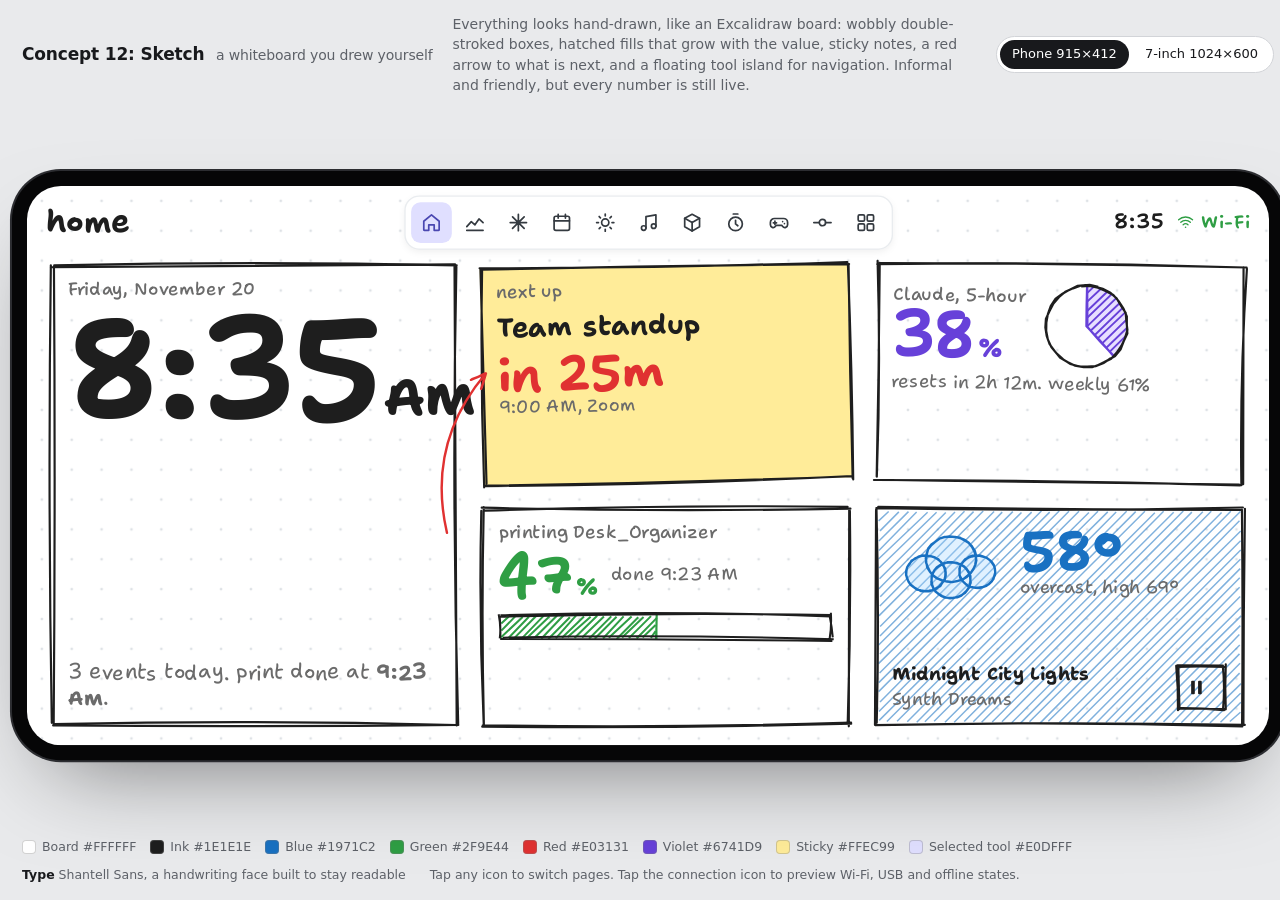
<file: screens sample/deskpanel-concept-12-sketch.html>
<!DOCTYPE html>
<html lang="en">
<head>
<meta charset="utf-8">
<meta name="viewport" content="width=device-width, initial-scale=1, viewport-fit=cover">
<title>DeskPanel concept 12: Sketch</title>
<link rel="preconnect" href="https://fonts.googleapis.com">
<link rel="preconnect" href="https://fonts.gstatic.com" crossorigin>
<link rel="stylesheet" href="https://fonts.googleapis.com/css2?family=Shantell+Sans:wght,BNCE,INFM@300..800,-100..100,0..100&display=swap">
<style>
/* ---------- Page chrome (outside the device) ---------- */
:root {
  --pg-bg: #E9EAEC; --pg-ink: #18191C; --pg-muted: #5D6168; --pg-line: #D2D4D8; --pg-chip: #FFFFFF; --pg-chip-on: #18191C; --pg-chip-on-ink: #FFFFFF;
  color-scheme: light;
  box-sizing: border-box; padding-top: env(safe-area-inset-top, 0px); padding-bottom: env(safe-area-inset-bottom, 0px);
}
@media (prefers-color-scheme: dark) {
  :root:not([data-theme="light"]) { --pg-bg: #141518; --pg-ink: #ECEDEF; --pg-muted: #9A9EA6; --pg-line: #2A2C31; --pg-chip: #1E2024; --pg-chip-on: #ECEDEF; --pg-chip-on-ink: #141518; color-scheme: dark; }
}
:root[data-theme="dark"] { --pg-bg: #141518; --pg-ink: #ECEDEF; --pg-muted: #9A9EA6; --pg-line: #2A2C31; --pg-chip: #1E2024; --pg-chip-on: #ECEDEF; --pg-chip-on-ink: #141518; color-scheme: dark; }
html { height: 100%; }
body { margin: 0; min-height: 100%; height: 100dvh; display: grid; grid-template-rows: auto minmax(0, 1fr) auto; background: var(--pg-bg); color: var(--pg-ink);
  font: 14px/1.45 system-ui, -apple-system, "Segoe UI", Roboto, sans-serif; }
.pg-head { display: flex; flex-wrap: wrap; align-items: center; gap: 8px 20px; padding: 14px 22px 4px; }
.pg-head h1 { margin: 0; font-size: 17px; font-weight: 650; letter-spacing: -.01em; }
.pg-head h1 small { font-weight: 450; color: var(--pg-muted); margin-left: 6px; font-size: 14px; }
.pg-head p { margin: 0; color: var(--pg-muted); max-width: 70ch; flex: 1 1 340px; }
.pg-sizes { display: flex; gap: 4px; padding: 3px; border: 1px solid var(--pg-line); border-radius: 999px; background: var(--pg-chip); }
.pg-sizes button { font: inherit; font-size: 13px; border: 0; border-radius: 999px; padding: 5px 12px; background: transparent; color: var(--pg-ink); cursor: pointer; }
.pg-sizes button[aria-pressed="true"] { background: var(--pg-chip-on); color: var(--pg-chip-on-ink); }
.pg-sizes button:focus-visible { outline: 2px solid var(--pg-ink); outline-offset: 2px; }
#stage { display: flex; align-items: center; justify-content: center; min-height: 0; padding: 6px 12px; }
#device-wrap { position: relative; flex: none; }
#device { position: absolute; left: 0; top: 0; transform-origin: 0 0; padding: 11px; border-radius: 36px; background: #060607;
  box-shadow: 0 0 0 1.5px #2C2D31, 0 30px 70px -30px rgba(0,0,0,.55); }
.pg-foot { display: flex; flex-wrap: wrap; align-items: center; gap: 10px 24px; padding: 6px 22px 16px; color: var(--pg-muted); font-size: 12.5px; }
.pg-foot .sw { display: inline-flex; align-items: center; gap: 6px; }
.pg-foot .sw i { width: 14px; height: 14px; border-radius: 4px; display: inline-block; box-shadow: inset 0 0 0 1px rgba(127,127,127,.35); }
.pg-foot .swatches { display: flex; flex-wrap: wrap; gap: 6px 14px; }
.pg-foot b { color: var(--pg-ink); font-weight: 600; }

/* ---------- Device screen base (shared by all concepts) ---------- */
#screen { position: relative; overflow: hidden; border-radius: 25px; isolation: isolate; -webkit-font-smoothing: antialiased; }
#screen *, #screen *::before, #screen *::after { box-sizing: border-box; }
:where(#screen) button { font: inherit; color: inherit; background: none; border: 0; padding: 0; margin: 0; cursor: pointer; text-align: inherit; }
:where(#screen) [role="button"] { cursor: pointer; }
:where(#screen) :is(h1, h2, h3, p) { margin: 0; }
:where(#screen) .ic { width: 1em; height: 1em; flex: none; display: block; }
:where(#screen) .art { display: block; width: 100%; height: 100%; }
:where(#screen) .num { font-variant-numeric: tabular-nums; }
:where(#screen) .offline-banner { display: none; position: absolute; z-index: 20; }
:where(#screen[data-conn="off"]) .offline-banner { display: block; }
:where(#screen) .toast { position: absolute; z-index: 30; left: 50%; bottom: 16px; transform: translate(-50%, 0); white-space: nowrap; animation: toastIn .22s ease-out; }
:where(#screen) .toast.out { opacity: 0; transform: translate(-50%, 6px); transition: opacity .3s, transform .3s; }
@keyframes toastIn { from { opacity: 0; transform: translate(-50%, 8px); } }
@media (prefers-reduced-motion: reduce) { #screen *, #screen *::before, #screen *::after { transition: none !important; animation: none !important; } }

/* ---------- Concept styles ---------- */
/* Concept 12 — Sketch: a whiteboard you drew yourself. Wobbly double-stroked boxes, hachure fills,
   sticky notes, hand-drawn arrows and annotations, a floating tool island for navigation. */
.sketch {
  --bg: #FFFFFF; --ink: #1E1E1E; --mut: #6B6B6B; --island: #FFFFFF; --sel: #E0DFFF; --selink: #4A47B1;
  --s-blue: #1971C2; --s-green: #2F9E44; --s-red: #E03131; --s-orange: #E8590C; --s-violet: #6741D9;
  --f-blue: #A5D8FF; --f-green: #B2F2BB; --f-yellow: #FFEC99; --f-red: #FFC9C9; --f-violet: #D0BFFF; --f-orange: #FFD8A8; --f-gray: #E9ECEF;
  --focus: var(--selink);
  background: radial-gradient(circle, #DEE2E6 1px, transparent 1.2px) 0 0 / 22px 22px, var(--bg);
  color: var(--ink); font: 450 14px/1.3 "Shantell Sans", "Comic Neue", "Segoe Print", cursive; font-variation-settings: "INFM" 60, "BNCE" 0;
}
.sketch .sw { display: grid; grid-template-rows: auto 1fr; height: 100%; }
.sketch .top { display: flex; align-items: center; gap: 12px; padding: 8px 14px 4px; }
.sketch .top h1 { font-size: 22px; font-weight: 700; font-variation-settings: "INFM" 100, "BNCE" 20; flex: 1; white-space: nowrap; }
.sketch .island { display: flex; gap: 2px; padding: 4px; background: var(--island); border-radius: 10px; box-shadow: 0 0 0 1px #E9ECEF, 0 2px 6px rgba(0,0,0,.08); }
.sketch .island button { width: 30px; height: 30px; border-radius: 7px; display: grid; place-items: center; font-size: 16px; color: #343A40; }
.sketch .island button:hover { background: #F1F0FF; }
.sketch .island button[aria-current="page"] { background: var(--sel); color: var(--selink); }
.sketch .island .ic { stroke-width: 1.9; }
.sketch .st { flex: 1; display: flex; justify-content: flex-end; align-items: center; gap: 10px; font-size: 15px; font-weight: 600; }
.sketch .st .lk { display: flex; align-items: center; gap: 5px; font-size: 13px; color: var(--s-green); }
.sketch[data-conn="off"] .st .lk { color: var(--s-red); }

.sketch .view { position: relative; padding: 6px 16px 12px; min-height: 0; overflow: auto; scrollbar-width: none; }
.sketch .g { display: grid; gap: 14px; height: 100%; min-height: 0; position: relative; }
.sketch .bx { position: relative; padding: 12px 14px; min-width: 0; min-height: 0; display: flex; flex-direction: column; }
.sketch .bx > .rb { position: absolute; inset: 0; pointer-events: none; z-index: 0; }
.sketch .bx > .rb svg { width: 100%; height: 100%; display: block; overflow: visible; }
.sketch .bx > :not(.rb) { position: relative; z-index: 1; }
.sketch .tilt-l { transform: rotate(-1.2deg); } .sketch .tilt-r { transform: rotate(1deg); }
.sketch .hd { font-size: 13px; color: var(--mut); font-weight: 500; }
.sketch .big { font-weight: 700; font-variation-settings: "INFM" 100, "BNCE" 30; line-height: .95; font-variant-numeric: tabular-nums; letter-spacing: -.01em; }
.sketch .big small { font-size: .42em; margin-left: 2px; }
.sketch .note { font-size: 13px; color: var(--mut); }
.sketch .hand { font-variation-settings: "INFM" 100, "BNCE" 60; }
.sketch .row { display: flex; align-items: center; gap: 10px; }
.sketch .sp { flex: 1; }
.sketch .ell { white-space: nowrap; overflow: hidden; text-overflow: ellipsis; }
.sketch .chart { flex: 1; min-height: 30px; }
.sketch .chart svg, .sketch .ov svg { display: block; width: 100%; height: 100%; overflow: visible; }
.sketch .hb { height: 22px; flex: none; }
.sketch .hb svg { display: block; width: 100%; height: 100%; overflow: visible; }
.sketch .ov { position: absolute; inset: 0; pointer-events: none; z-index: 3; }
.sketch svg text { font-family: "Shantell Sans", cursive; }
.sketch .blue { color: var(--s-blue); } .sketch .green { color: var(--s-green); } .sketch .red { color: var(--s-red); } .sketch .orange { color: var(--s-orange); } .sketch .violet { color: var(--s-violet); }

/* Buttons are rough boxes too */
.sketch .btn { position: relative; display: inline-flex; align-items: center; justify-content: center; gap: 7px; height: 38px; padding: 0 16px; font-weight: 650; font-size: 14px; }
.sketch .btn > .rb { position: absolute; inset: 0; pointer-events: none; }
.sketch .btn > .rb svg { width: 100%; height: 100%; display: block; overflow: visible; }
.sketch .btn > span, .sketch .btn > .ic { position: relative; }
.sketch .btn:active { transform: translate(1px, 1px); }
.sketch .btn .ic { font-size: 17px; }
.sketch .btn[disabled] { opacity: .5; }
.sketch .tabs { display: flex; gap: 8px; }
.sketch .tabs .btn { height: 32px; padding: 0 12px; font-size: 13px; }

/* Shortcuts */
.sketch .keys { grid-template-columns: repeat(4, 1fr); grid-template-rows: 1fr 1fr; gap: 16px; }
.sketch .key { position: relative; display: flex; flex-direction: column; align-items: center; justify-content: center; gap: 8px; font-weight: 650; font-size: 15px; }
.sketch .key > .rb { position: absolute; inset: 0; pointer-events: none; }
.sketch .key > .rb svg { width: 100%; height: 100%; display: block; overflow: visible; }
.sketch .key > :not(.rb) { position: relative; }
.sketch .key .ic { font-size: 36px; stroke-width: 1.8; }
.sketch .key:active { transform: translate(1px, 2px); }
.sketch .key small { display: block; font-size: 12px; color: var(--mut); font-weight: 450; text-align: center; }
.sketch .key.on { color: var(--s-red); }

/* Offline + toast */
.sketch .offline-banner { top: 50px; left: 50%; transform: translateX(-50%) rotate(-1deg); padding: 8px 14px; background: var(--f-red); border: 2px solid var(--s-red); border-radius: 4px 9px 5px 8px; color: var(--ink); font-size: 13px; max-width: 80%; text-align: center; }
.sketch .toast { background: var(--f-yellow); border: 2px solid var(--ink); border-radius: 6px 10px 7px 9px; padding: 7px 14px; font-weight: 650; font-size: 14px; transform: translate(-50%, 0) rotate(-1.5deg); }

</style>
</head>
<body>
<header class="pg-head">
  <h1>Concept 12: Sketch <small>a whiteboard you drew yourself</small></h1>
  <p>Everything looks hand-drawn, like an Excalidraw board: wobbly double-stroked boxes, hatched fills that grow with the value, sticky notes, a red arrow to what is next, and a floating tool island for navigation. Informal and friendly, but every number is still live.</p>
  <div class="pg-sizes" role="group" aria-label="Screen size">
    <button type="button" data-size="phone" aria-pressed="true">Phone 915×412</button>
    <button type="button" data-size="seven" aria-pressed="false">7-inch 1024×600</button>
  </div>
</header>
<div id="stage"><div id="device-wrap"><div id="device"><div id="screen" class="sketch"></div></div></div></div>
<footer class="pg-foot">
  <div class="swatches"><span class="sw"><i style="background:#FFFFFF"></i>Board #FFFFFF</span><span class="sw"><i style="background:#1E1E1E"></i>Ink #1E1E1E</span><span class="sw"><i style="background:#1971C2"></i>Blue #1971C2</span><span class="sw"><i style="background:#2F9E44"></i>Green #2F9E44</span><span class="sw"><i style="background:#E03131"></i>Red #E03131</span><span class="sw"><i style="background:#6741D9"></i>Violet #6741D9</span><span class="sw"><i style="background:#FFEC99"></i>Sticky #FFEC99</span><span class="sw"><i style="background:#E0DFFF"></i>Selected tool #E0DFFF</span></div>
  <span><b>Type</b> Shantell Sans, a handwriting face built to stay readable</span>
  <span>Tap any icon to switch pages. Tap the connection icon to preview Wi‑Fi, USB and offline states.</span>
</footer>
<script>
/* ============================================================
   DeskPanel concept — shared core
   Mock data, simulated clock, icons, chart helpers and the
   app shell (navigation, live bindings, actions, scaling).
   Every concept file uses this same core; only the
   frame/nav/page renderers and CSS differ.
   ============================================================ */
(() => {
'use strict';

/* ---------- Simulated clock (fixed scene: Fri Nov 20, 8:35 AM) ---------- */
const T0 = Date.now();
const START = new Date(2026, 10, 20, 8, 35, 0);
const now = () => new Date(START.getTime() + (Date.now() - T0));
const DAY = ['Sunday','Monday','Tuesday','Wednesday','Thursday','Friday','Saturday'];
const DAY3 = DAY.map(d => d.slice(0, 3));
const MONTH = ['January','February','March','April','May','June','July','August','September','October','November','December'];
const MON3 = MONTH.map(m => m.slice(0, 3));
const pad = n => String(n).padStart(2, '0');
const clock = d => (d.getHours() % 12 || 12) + ':' + pad(d.getMinutes());
const ampm = d => d.getHours() < 12 ? 'AM' : 'PM';
const dur = min => { min = Math.max(0, Math.round(min)); const h = Math.floor(min / 60), m = min % 60; return h ? `${h}h ${m}m` : `${m}m`; };
const ms = s => { s = Math.max(0, Math.round(s)); return Math.floor(s / 60) + ':' + pad(s % 60); };
const clamp = (v, a, b) => Math.min(b, Math.max(a, v));
function rng(seed) { return () => (seed = (seed * 16807) % 2147483647) / 2147483647; }
const R = rng(42);

/* ---------- Mock data ---------- */
const hist = (n, base, amp, f) => Array.from({ length: n }, (_, i) => base + amp * Math.sin(i / f) + (R() - .5) * amp * .5);

const D = {
  sys: {
    cpu: 30, gpu: 48, gpuTemp: 52, ram: 18.4, ramTotal: 32, vram: 6.2, vramTotal: 12,
    down: 1.8, up: 220, cpuName: 'Ryzen 7 7800X3D', gpuName: 'GeForce RTX 4070', disk: 58,
    cpuHist: hist(60, 30, 6, 4), gpuHist: hist(60, 48, 7, 5)
  },
  net: {
    latency: 17, jitter: 2.1, loss: 0, uptime: '3d 5h', lastDrop: '3 days ago',
    today: 3.2, month: 412.0, dl: 942, ul: 38, ping: 9, tested: '2h ago', nowDl: 15.1, nowUl: 1.8,
    latHist: Array.from({ length: 120 }, (_, i) => 16 + R() * 3 + (i === 40 || i === 96 ? 14 : 0))
  },
  claude: {
    five: 38, fiveReset: 132, week: 61, weekReset: 'Sat 2:01 PM',
    tokens: '48.2M', output: '182K', messages: 214, lastHour: '6.1M',
    days: [28.4, 6.9, 21.5, 55.3, 43.1, 62.0, 48.2],
    models: [['Opus', 31.0], ['Sonnet', 15.1], ['Haiku', 2.1]]
  },
  cal: {
    today: [
      { start: '9:00 AM', end: '9:15 AM', mins: 540, title: 'Team standup', where: 'Zoom', cal: 'Work', color: '#5AA9FF' },
      { start: '12:30 PM', end: '1:30 PM', mins: 750, title: 'Lunch with Sam', where: 'Corner Cafe', cal: 'Personal', color: '#C18CFF' },
      { start: '4:00 PM', end: '4:45 PM', mins: 960, title: 'Design review', where: 'Google Meet', cal: 'Work', color: '#5AA9FF' }
    ],
    later: [
      { day: 'Saturday', start: '10:00 AM', title: 'Filament pickup', where: 'Maker Supply Co.', cal: 'Personal', color: '#C18CFF' },
      { day: 'Monday', start: '9:00 AM', title: 'Team standup', where: 'Zoom', cal: 'Work', color: '#5AA9FF' },
      { day: 'Tuesday', start: '7:30 PM', title: 'Game night', where: 'Discord', cal: 'Personal', color: '#C18CFF' }
    ]
  },
  wx: {
    city: 'Charlotte', temp: 58, cond: 'Overcast', icon: 'cloud', feels: 53, humidity: 53, wind: 5, updated: '8:30 AM',
    hours: [['Now', 58, 'cloud'], ['9 AM', 59, 'cloud'], ['10 AM', 61, 'cloud'], ['11 AM', 63, 'partly'], ['12 PM', 65, 'partly'],
      ['1 PM', 67, 'sun'], ['2 PM', 68, 'sun'], ['3 PM', 69, 'sun'], ['4 PM', 67, 'partly'], ['5 PM', 64, 'cloud'], ['6 PM', 61, 'cloud'], ['7 PM', 57, 'cloud']],
    days: [['Today', 'cloud', 69, 40, 0], ['Sat', 'rain', 61, 48, 63], ['Sun', 'rain', 57, 54, 54], ['Mon', 'rain', 68, 56, 38], ['Tue', 'cloud', 62, 50, 0], ['Wed', 'rain', 50, 43, 46]]
  },
  tracks: [
    { title: 'Midnight City Lights', artist: 'Synth Dreams', album: 'Neon Skyline', len: 241, hue: 262 },
    { title: 'Low Tide Radio', artist: 'Harbor Static', album: 'Salt & Signal', len: 214, hue: 196 },
    { title: 'Paper Planets', artist: 'Juno Vale', album: 'Orbit Season', len: 192, hue: 28 },
    { title: 'Afterglow Freeway', artist: 'The Night Shift', album: 'Overpass', len: 265, hue: 330 }
  ],
  printer: {
    name: 'X1 Carbon', model: 'X1C', status: 'Printing', job: 'Desk_Organizer', speed: 'Standard',
    pct: 47, left: 48, layer: 112, layers: 240, nozzle: 220, nozzleT: 220, bed: 55, bedT: 55, chamber: 34,
    ams: [{ c: '#F1F1EE', t: 'PLA', n: 'White' }, { c: '#1D1E21', t: 'PLA', n: 'Black' }, { c: '#F5A623', t: 'PETG', n: 'Amber', active: true }, { c: '#3B82F6', t: 'PLA', n: 'Blue' }]
  },
  games: {
    now: { title: 'Starfall Tactics', hue: 252, session: 48, total: 128, friends: 2 },
    recent: [['Harbor Lights', 41, 205], ['Iron Orchard', 16, 95], ['Neon Drift', 12, 318], ['Frostline', 5.0, 205], ['Ember Keep', 75, 20]]
  },
  gh: {
    total: '1,033', commits: 120, private: 907, issues: 1, streak: 5, longest: 10, best: 75, bestDay: 'Nov 16',
    week: [0, 75, 68, 48, 58, 32, 0], lastWeek: [0, 28, 14, 20, 24, 10, 5], weekTotal: 281, delta: 180,
    repos: [['pixel-garden', 222], ['tide-engine', 201], ['deskpanel', 111], ['lumen-notes', 88]]
  },
  shortcuts: [
    { id: 'mic', label: 'Mute mic', icon: 'mic' }, { id: 'sound', label: 'Mute sound', icon: 'speaker' },
    { id: 'voldown', label: 'Volume down', icon: 'volDown' }, { id: 'volup', label: 'Volume up', icon: 'volUp' },
    { id: 'shot', label: 'Screenshot', icon: 'shot' }, { id: 'term', label: 'Terminal', icon: 'terminal' },
    { id: 'dl', label: 'Downloads', icon: 'folder' }, { id: 'lock', label: 'Lock PC', icon: 'lock' }
  ],
  timerModes: [{ id: 'focus', label: 'Focus', min: 25 }, { id: 'short', label: 'Short break', min: 5 }, { id: 'long', label: 'Long break', min: 15 }]
};

/* 7-day labels ending today, GitHub heatmap (53 weeks ending this week) */
(() => {
  const t = START;
  D.claude.labels = D.claude.days.map((_, i) => i === 6 ? 'Today' : DAY3[(t.getDay() - 6 + i + 7) % 7]);
  const sat = new Date(t); sat.setDate(t.getDate() + (6 - t.getDay()));
  const first = new Date(sat); first.setDate(sat.getDate() - 53 * 7 + 1);
  const busy = { 5: .6, 6: .75, 7: .5, 9: .55, 10: .8, 11: .85, 1: .35, 2: .3, 3: .15, 4: .35, 8: .45, 0: .3 };
  const r = rng(7); const weeks = []; const months = [];
  for (let w = 0; w < 53; w++) {
    const col = [];
    for (let d = 0; d < 7; d++) {
      const day = new Date(first); day.setDate(first.getDate() + w * 7 + d);
      if (day > t) { col.push(null); continue; }
      const p = busy[day.getMonth()] * (d === 0 || d === 6 ? .5 : 1);
      col.push(r() < p ? Math.ceil(r() ** 2 * 22) : 0);
    }
    const ws = new Date(first); ws.setDate(first.getDate() + w * 7);
    const prev = new Date(ws); prev.setDate(ws.getDate() - 7);
    if (w > 0 && ws.getMonth() !== prev.getMonth() && w < 52) months.push({ i: w, label: MON3[ws.getMonth()] });
    weeks.push(col);
  }
  weeks[52] = D.gh.week.map((v, i) => i > t.getDay() ? null : v);
  weeks[51] = D.gh.lastWeek.slice();
  D.gh.weeks = weeks; D.gh.months = months;
})();

/* ---------- Live state ---------- */
const S = {
  page: 'home', sysTab: 'pc', conn: 'wifi', size: 'phone',
  track: 0, pos: 75, playing: true,
  mic: false, sound: false, vol: 40,
  tMode: 'focus', tLeft: 25 * 60, tRun: false, sessions: 2,
  st: { running: false, p: 0, dl: 942, ul: 38, ping: 9, when: '2h ago' },
  lastSync: null
};

/* ---------- Icons (24px, stroke = currentColor) ---------- */
const P = {
  home: '<path d="M3.5 10.5 12 3.5l8.5 7V20a.5.5 0 0 1-.5.5h-5v-6H9v6H4a.5.5 0 0 1-.5-.5z"/>',
  system: '<path d="M3 16.5 8 11l4 3.5 4.5-6.5 4.5 4"/><path d="M3 20.5h18"/>',
  claude: '<path d="M12 3v18M3 12h18M5.6 5.6l12.8 12.8M18.4 5.6 5.6 18.4"/>',
  calendar: '<rect x="3.5" y="5" width="17" height="15.5" rx="2"/><path d="M3.5 10h17M8 3v4M16 3v4"/>',
  weather: '<circle cx="12" cy="12" r="4"/><path d="M12 2.5v2M12 19.5v2M2.5 12h2M19.5 12h2M5.3 5.3l1.4 1.4M17.3 17.3l1.4 1.4M5.3 18.7l1.4-1.4M17.3 6.7l1.4-1.4"/>',
  music: '<path d="M9 18V5.5l11-2V16"/><circle cx="6.5" cy="18" r="2.5"/><circle cx="17.5" cy="16" r="2.5"/>',
  printer: '<path d="M12 2.8 3.8 7.3v9.4l8.2 4.5 8.2-4.5V7.3z"/><path d="M3.8 7.3 12 11.8l8.2-4.5M12 11.8v9.4"/>',
  timer: '<circle cx="12" cy="13.5" r="7.5"/><path d="M12 9.5v4l2.5 2M9.5 2.5h5"/>',
  games: '<path d="M7 7.5h10a4.5 4.5 0 0 1 4.5 4.5v2.5a3 3 0 0 1-5.4 1.8L15 15h-6l-1.1 1.3a3 3 0 0 1-5.4-1.8V12A4.5 4.5 0 0 1 7 7.5z"/><path d="M7.5 10.5v3.5M5.75 12.25h3.5"/><circle cx="16" cy="11" r=".9" fill="currentColor" stroke="none"/><circle cx="18" cy="13.2" r=".9" fill="currentColor" stroke="none"/>',
  github: '<circle cx="12" cy="12" r="3.5"/><path d="M2.5 12h6M15.5 12h6"/>',
  shortcuts: '<rect x="3.5" y="3.5" width="7" height="7" rx="1.5"/><rect x="13.5" y="3.5" width="7" height="7" rx="1.5"/><rect x="3.5" y="13.5" width="7" height="7" rx="1.5"/><rect x="13.5" y="13.5" width="7" height="7" rx="1.5"/>',
  monitor: '<rect x="2.5" y="4" width="19" height="12.5" rx="2"/><path d="M8.5 20.5h7M12 16.5v4"/>',
  wifi: '<path d="M2.5 9a14 14 0 0 1 19 0M5.5 12.5a9.5 9.5 0 0 1 13 0M8.7 15.8a5 5 0 0 1 6.6 0"/><circle cx="12" cy="19.3" r="1.1" fill="currentColor" stroke="none"/>',
  usb: '<path d="M9 2.5v4.5M15 2.5v4.5M6.5 7h11v4a5.5 5.5 0 0 1-11 0zM12 16.5v5"/>',
  off: '<path d="M2.5 9a14 14 0 0 1 4.2-2.8M10.5 5.6A14 14 0 0 1 21.5 9M8.7 15.8a5 5 0 0 1 6.6 0M3 3l18 18"/>',
  cloud: '<path d="M7 18.5h10.5a4 4 0 0 0 .6-7.95A6 6 0 0 0 6.6 9.7 4.4 4.4 0 0 0 7 18.5z"/>',
  partly: '<path d="M9.5 6.5V4.5M4.4 8.6l-1.4-1.4M14.6 8.6 16 7.2M3.5 13.5h-1"/><path d="M6.4 12.3a3.8 3.8 0 0 1 6.9-2.8"/><path d="M9 20h9a3.3 3.3 0 0 0 .5-6.55A5 5 0 0 0 8.8 12.7 3.7 3.7 0 0 0 9 20z"/>',
  sun: '<circle cx="12" cy="12" r="4"/><path d="M12 2.5v2M12 19.5v2M2.5 12h2M19.5 12h2M5.3 5.3l1.4 1.4M17.3 17.3l1.4 1.4M5.3 18.7l1.4-1.4M17.3 6.7l1.4-1.4"/>',
  rain: '<path d="M7 15h10.5a3.6 3.6 0 0 0 .5-7.15A5.5 5.5 0 0 0 7.4 7.2 3.9 3.9 0 0 0 7 15z"/><path d="M8.5 18l-1 2.5M12.5 18l-1 2.5M16.5 18l-1 2.5"/>',
  mic: '<rect x="9" y="3" width="6" height="11" rx="3"/><path d="M5.5 11a6.5 6.5 0 0 0 13 0M12 17.5v3.5"/>',
  micOff: '<path d="M15 10V6a3 3 0 0 0-5.7-1.3M9 9v2a3 3 0 0 0 4.9 2.3M5.5 11a6.5 6.5 0 0 0 10.9 4.8M18.5 11c0 .7-.1 1.4-.3 2M12 17.5v3.5M3.5 3.5l17 17"/>',
  speaker: '<path d="M4 9.5h3.5L12 5.5v13l-4.5-4H4z"/><path d="M15.5 9.5a3.5 3.5 0 0 1 0 5M18 7a7 7 0 0 1 0 10"/>',
  speakerOff: '<path d="M4 9.5h3.5L12 5.5v13l-4.5-4H4z"/><path d="M15.5 9.5l5 5M20.5 9.5l-5 5"/>',
  volDown: '<path d="M4 9.5h3.5L12 5.5v13l-4.5-4H4z"/><path d="M15.5 12h5"/>',
  volUp: '<path d="M4 9.5h3.5L12 5.5v13l-4.5-4H4z"/><path d="M15.5 12h5M18 9.5v5"/>',
  shot: '<path d="M4 8.5V5.5a1 1 0 0 1 1-1h3M16 4.5h3a1 1 0 0 1 1 1v3M20 15.5v3a1 1 0 0 1-1 1h-3M8 19.5H5a1 1 0 0 1-1-1v-3"/><circle cx="12" cy="12" r="2.5"/>',
  terminal: '<rect x="2.5" y="4" width="19" height="16" rx="2"/><path d="M7 9.5l2.8 2.5L7 14.5M12.5 15h4.5"/>',
  folder: '<path d="M3 6.5a1 1 0 0 1 1-1h5l2 2.2h9a1 1 0 0 1 1 1V18a1 1 0 0 1-1 1H4a1 1 0 0 1-1-1z"/>',
  lock: '<rect x="4.5" y="10.5" width="15" height="10" rx="2"/><path d="M8 10.5V7.5a4 4 0 0 1 8 0v3"/>',
  play: '<path d="M8 5.2v13.6L19 12z" fill="currentColor"/>',
  pause: '<rect x="6.5" y="5" width="3.8" height="14" rx="1" fill="currentColor" stroke="none"/><rect x="13.7" y="5" width="3.8" height="14" rx="1" fill="currentColor" stroke="none"/>',
  prev: '<path d="M6 5.5v13"/><path d="M18.5 5.5 9 12l9.5 6.5z" fill="currentColor"/>',
  next: '<path d="M18 5.5v13"/><path d="M5.5 5.5 15 12l-9.5 6.5z" fill="currentColor"/>',
  reset: '<path d="M4 12a8 8 0 1 0 2.6-5.9L4 8.5M4 3.5v5h5"/>',
  flame: '<path d="M12 3s5 4.3 5 9.3a5 5 0 0 1-10 0c0-2.8 2-3.9 2.3-6.3C10.8 7.3 12 3 12 3z"/>',
  bed: '<path d="M12 4 2.5 8.5 12 13l9.5-4.5zM2.5 13 12 17.5l9.5-4.5"/>',
  thermo: '<path d="M10 14.3V5a2 2 0 0 1 4 0v9.3a4 4 0 1 1-4 0z"/>',
  down: '<path d="M12 4.5v15M6.5 14l5.5 5.5 5.5-5.5"/>',
  up: '<path d="M12 19.5v-15M6.5 10 12 4.5l5.5 5.5"/>',
  drop: '<path d="M12 3.5s6 6.3 6 10.5a6 6 0 0 1-12 0c0-4.2 6-10.5 6-10.5z"/>',
  wind: '<path d="M3 8.5h10.5a2.5 2.5 0 1 0-2.5-2.5M3 12.5h15a2.5 2.5 0 1 1-2.5 2.5M3 16.5h7"/>',
  users: '<circle cx="9" cy="8.5" r="3.2"/><path d="M3 19.5a6 6 0 0 1 12 0M15.5 5.6a3.2 3.2 0 0 1 0 5.8M17.5 14a6 6 0 0 1 3.5 5.5"/>',
  clock: '<circle cx="12" cy="12" r="8.5"/><path d="M12 7.5V12l3 2"/>',
  pin: '<path d="M12 21s6.5-6 6.5-11a6.5 6.5 0 0 0-13 0c0 5 6.5 11 6.5 11z"/><circle cx="12" cy="10" r="2.3"/>'
};
const icon = (n, cls = '') => `<svg class="ic ${cls}" viewBox="0 0 24 24" fill="none" stroke="currentColor" stroke-width="1.8" stroke-linecap="round" stroke-linejoin="round" aria-hidden="true">${P[n] || ''}</svg>`;

/* ---------- Generated cover art: sun over layered hills ---------- */
let uid = 0;
function art(hue, seed = 1, opts = {}) {
  const id = 'a' + (++uid), W = opts.w || 100, k = W / 100;
  const sx = (28 + (seed * 37) % 44) * k, sy = 30 + (seed * 13) % 14;
  const sat = opts.sat ?? 58;
  return `<svg class="art" viewBox="0 0 ${W} 100" preserveAspectRatio="xMidYMid slice" aria-hidden="true">
    <defs><linearGradient id="${id}" x1="0" y1="0" x2="0" y2="1">
      <stop offset="0" stop-color="hsl(${hue} ${sat}% 20%)"/><stop offset="1" stop-color="hsl(${hue + 18} ${sat + 8}% 44%)"/></linearGradient></defs>
    <rect width="${W}" height="100" fill="url(#${id})"/>
    <circle cx="${sx}" cy="${sy}" r="15" fill="hsl(44 96% 82%)"/>
    <g transform="scale(${k} 1)"><path d="M0 64 C 22 55 42 70 66 60 S 100 56 100 56 V100 H0z" fill="hsl(${hue + 6} ${sat - 10}% 30%)"/>
    <path d="M0 78 C 28 70 58 86 100 72 V100 H0z" fill="hsl(${hue} ${sat}% 15%)"/></g></svg>`;
}

/* ---------- Chart helpers ---------- */
function linePath(vals, w, h, lo, hi, pad = 2) {
  const n = vals.length, dx = w / (n - 1);
  const y = v => pad + (h - 2 * pad) * (1 - (clamp(v, lo, hi) - lo) / (hi - lo));
  let d = `M0 ${y(vals[0]).toFixed(1)}`;
  for (let i = 1; i < n; i++) {
    const x0 = (i - 1) * dx, x1 = i * dx, xm = (x0 + x1) / 2;
    d += ` C${xm.toFixed(1)} ${y(vals[i - 1]).toFixed(1)} ${xm.toFixed(1)} ${y(vals[i]).toFixed(1)} ${x1.toFixed(1)} ${y(vals[i]).toFixed(1)}`;
  }
  return d;
}
function stepPath(vals, w, h, lo, hi) {
  const n = vals.length, dx = w / n;
  const y = v => (h * (1 - (clamp(v, lo, hi) - lo) / (hi - lo))).toFixed(1);
  let d = `M0 ${y(vals[0])}`;
  vals.forEach((v, i) => { d += ` H${(i * dx).toFixed(1)} V${y(v)}`; });
  return d + ` H${w}`;
}
function arc(cx, cy, r, a0, a1) {
  const p = a => [cx + r * Math.cos((a - 90) * Math.PI / 180), cy + r * Math.sin((a - 90) * Math.PI / 180)];
  const [x0, y0] = p(a0), [x1, y1] = p(a1);
  return `M${x0.toFixed(2)} ${y0.toFixed(2)} A${r} ${r} 0 ${a1 - a0 > 180 ? 1 : 0} 1 ${x1.toFixed(2)} ${y1.toFixed(2)}`;
}
const size = el => [Math.max(10, el.clientWidth), Math.max(10, el.clientHeight)];

/* ---------- Derived values ---------- */
const nowMin = () => { const d = now(); return d.getHours() * 60 + d.getMinutes() + d.getSeconds() / 60; };
const nextEvent = () => D.cal.today.find(e => e.mins > nowMin()) || null;
const elapsedMin = () => (now() - START) / 60000;
const printerPct = () => clamp(D.printer.pct + elapsedMin() / D.printer.left * (100 - D.printer.pct), 0, 100);
const printerLeft = () => Math.max(0, D.printer.left - elapsedMin());
const doneAt = () => clock(new Date(now().getTime() + printerLeft() * 60000)) + ' ' + ampm(new Date(now().getTime() + printerLeft() * 60000));
const track = () => D.tracks[S.track];
const tMode = () => D.timerModes.find(m => m.id === S.tMode);
const usageLevel = p => p < 50 ? 'ok' : p < 80 ? 'warn' : 'bad';

/* ---------- Bindings: [data-b] text, [data-p] --p (0–1), [data-arc] dash offset ---------- */
const B = {
  clock: () => clock(now()), ampm: () => ampm(now()),
  date: () => { const d = now(); return `${DAY[d.getDay()]}, ${MONTH[d.getMonth()]} ${d.getDate()}`; },
  dateShort: () => { const d = now(); return `${DAY3[d.getDay()]} ${MON3[d.getMonth()]} ${d.getDate()}`; },
  cpu: () => Math.round(D.sys.cpu), gpu: () => Math.round(D.sys.gpu), gpuTemp: () => Math.round(D.sys.gpuTemp),
  ram: () => D.sys.ram.toFixed(1), ramPct: () => Math.round(D.sys.ram / D.sys.ramTotal * 100),
  vram: () => D.sys.vram.toFixed(1), vramPct: () => Math.round(D.sys.vram / D.sys.vramTotal * 100),
  down: () => D.sys.down.toFixed(1), up: () => Math.round(D.sys.up),
  latency: () => Math.round(D.net.latency), jitter: () => D.net.jitter.toFixed(1),
  nowDl: () => D.net.nowDl.toFixed(1), nowUl: () => D.net.nowUl.toFixed(1),
  stDl: () => S.st.running ? Math.round(S.st.dl) : D.net.dl, stUl: () => S.st.running ? Math.round(S.st.ul) : D.net.ul,
  stPing: () => S.st.ping, stWhen: () => S.st.running ? 'Testing now' : 'Tested ' + S.st.when,
  stBtn: () => S.st.running ? 'Testing…' : 'Run test',
  fiveReset: () => dur(D.claude.fiveReset - elapsedMin()),
  nextTitle: () => nextEvent()?.title || 'Nothing else today',
  nextIn: () => { const e = nextEvent(); if (!e) return 'Free until tomorrow'; const m = e.mins - nowMin(); return m < 1 ? 'Starting now' : `in ${dur(m)}`; },
  nextWhen: () => { const e = nextEvent(); return e ? `${e.start}, ${e.where}` : ''; },
  prPct: () => Math.floor(printerPct()), prLeft: () => dur(printerLeft()), prDone: () => doneAt(),
  prLayer: () => Math.min(D.printer.layers, Math.round(D.printer.layer + (printerPct() - D.printer.pct) / 100 * D.printer.layers)),
  trTitle: () => track().title, trArtist: () => track().artist, trAlbum: () => track().album,
  trPos: () => ms(S.pos), trLen: () => ms(track().len), trLeft: () => '-' + ms(track().len - S.pos),
  timer: () => ms(S.tLeft), tLabel: () => S.tRun ? 'Pause' : (S.tLeft < tMode().min * 60 ? 'Resume' : 'Start'),
  conn: () => ({ wifi: 'Wi‑Fi', usb: 'USB', off: 'Offline' }[S.conn]),
  connLong: () => ({ wifi: 'Laptop on Wi‑Fi', usb: 'Laptop on USB', off: 'Laptop offline' }[S.conn]),
  vol: () => S.vol, gameSession: () => dur(D.games.now.session + elapsedMin())
};
const PB = {
  cpu: () => D.sys.cpu / 100, gpu: () => D.sys.gpu / 100, ram: () => D.sys.ram / D.sys.ramTotal, vram: () => D.sys.vram / D.sys.vramTotal,
  disk: () => D.sys.disk / 100, five: () => D.claude.five / 100, week: () => D.claude.week / 100,
  printer: () => printerPct() / 100, music: () => S.pos / track().len, timer: () => 1 - S.tLeft / (tMode().min * 60),
  st: () => S.st.running ? S.st.p : 1, vol: () => S.vol / 100, latency: () => D.net.latency / 50,
  sessions: () => S.sessions / 4
};

/* ---------- Shell ---------- */
let theme, screen, view, nav;
const SIZES = { phone: [915, 412], seven: [1024, 600] };

function refresh(root = screen) {
  root.querySelectorAll('[data-b]').forEach(el => { const f = B[el.dataset.b]; if (f) { const v = String(f()); if (el.textContent !== v) el.textContent = v; } });
  root.querySelectorAll('[data-p]').forEach(el => { const f = PB[el.dataset.p]; if (f) el.style.setProperty('--p', clamp(f(), 0, 1).toFixed(4)); });
  root.querySelectorAll('[data-arc]').forEach(el => { const f = PB[el.dataset.arc]; if (f) { const p = clamp(f(), 0, 1); el.style.strokeDashoffset = (100 - p * 100).toFixed(2); el.style.opacity = p < .004 ? 0 : 1; } });
  root.querySelectorAll('[data-c]').forEach(el => { const f = theme.charts?.[el.dataset.c]; if (f && el.clientWidth) { const h = f(el); if (el._h !== h) { el.innerHTML = h; el._h = h; } } });
  theme.refresh?.();
}
function render() {
  screen.dataset.page = S.page; screen.dataset.conn = S.conn;
  nav.innerHTML = theme.nav();
  view.innerHTML = theme.pages[S.page]();
  requestAnimationFrame(() => refresh());
  refresh();
}
function go(p) { S.page = p; render(); view.scrollTop = 0; }

function toast(msg) {
  screen.querySelector('.toast')?.remove();
  const t = document.createElement('div'); t.className = 'toast'; t.setAttribute('role', 'status'); t.textContent = msg;
  screen.appendChild(t); setTimeout(() => t.classList.add('out'), 1900); setTimeout(() => t.remove(), 2400);
}

function speedtest() {
  if (S.st.running || S.conn === 'off') return;
  S.st = { ...S.st, running: true, p: 0, dl: 0, ul: 0 }; render();
  const iv = setInterval(() => {
    S.st.p = Math.min(1, S.st.p + 0.03);
    S.st.dl = S.st.p < .6 ? 920 * Math.min(1, S.st.p / .3) + (Math.random() - .5) * 60 : 936;
    S.st.ul = S.st.p < .6 ? 0 : 38 * Math.min(1, (S.st.p - .6) / .25) + (Math.random() - .5) * 4;
    if (S.st.p >= 1) { clearInterval(iv); D.net.dl = 936; D.net.ul = 39; S.st = { running: false, p: 1, dl: 936, ul: 39, ping: 8, when: 'just now' }; render(); toast('Speed test finished: 936 down, 39 up'); return; }
    refresh();
  }, 120);
}

const A = {
  go: v => go(v),
  tab: v => { S.sysTab = v; render(); },
  play: () => { S.playing = !S.playing; render(); },
  next: () => { S.track = (S.track + 1) % D.tracks.length; S.pos = 0; render(); },
  prev: () => { if (S.pos > 5) S.pos = 0; else { S.track = (S.track - 1 + D.tracks.length) % D.tracks.length; S.pos = 0; } render(); },
  seek: (v, e, el) => { const r = el.getBoundingClientRect(); S.pos = Math.round(clamp((e.clientX - r.left) / r.width, 0, 1) * track().len); refresh(); },
  tStart: () => { S.tRun = !S.tRun; render(); },
  tReset: () => { S.tRun = false; S.tLeft = tMode().min * 60; render(); },
  tMode: v => { S.tMode = v; S.tRun = false; S.tLeft = tMode().min * 60; render(); },
  speed: () => speedtest(),
  game: v => toast(`Launching ${v} on your laptop`),
  conn: () => { S.conn = { wifi: 'usb', usb: 'off', off: 'wifi' }[S.conn]; if (S.conn === 'off') S.lastSync = clock(now()) + ' ' + ampm(now()); render(); toast({ wifi: 'Connected over Wi‑Fi', usb: 'Connected over USB', off: 'Laptop disconnected' }[S.conn]); },
  sc: v => {
    if (S.conn === 'off') { toast('Connect your laptop to use shortcuts'); return; }
    const m = {
      mic: () => { S.mic = !S.mic; return S.mic ? 'Microphone muted' : 'Microphone on'; },
      sound: () => { S.sound = !S.sound; return S.sound ? 'Sound muted' : 'Sound on'; },
      voldown: () => { S.vol = Math.max(0, S.vol - 10); S.sound = false; return `Volume ${S.vol}%`; },
      volup: () => { S.vol = Math.min(100, S.vol + 10); S.sound = false; return `Volume ${S.vol}%`; },
      shot: () => 'Screenshot saved to Pictures', term: () => 'Terminal opened', dl: () => 'Downloads opened', lock: () => 'Laptop locked'
    };
    const msg = m[v](); render(); toast(msg);
  }
};

function tick() {
  const live = S.conn !== 'off';
  if (live) {
    const s = D.sys, w = (v, a, lo, hi) => clamp(v + (Math.random() - .5) * a, lo, hi);
    s.cpu = w(s.cpu, 9, 12, 72); s.gpu = w(s.gpu, 8, 30, 80); s.gpuTemp = clamp(44 + s.gpu * .2 + (Math.random() - .5), 40, 70);
    s.ram = w(s.ram, .2, 17.6, 19.6); s.vram = w(s.vram, .1, 5.8, 6.8); s.down = w(s.down, .6, .2, 4.2); s.up = w(s.up, 60, 60, 480);
    s.cpuHist.push(s.cpu); s.cpuHist.shift(); s.gpuHist.push(s.gpu); s.gpuHist.shift();
    const n = D.net; n.latency = Math.random() < .03 ? 30 + Math.random() * 10 : 15 + Math.random() * 4; n.jitter = w(n.jitter, .3, 1.2, 3.4);
    n.latHist.push(n.latency); n.latHist.shift(); n.nowDl = w(n.nowDl, 3, 4, 28); n.nowUl = w(n.nowUl, .5, .4, 4);
    if (S.playing) { S.pos++; if (S.pos >= track().len) { S.track = (S.track + 1) % D.tracks.length; S.pos = 0; render(); } }
  }
  if (S.tRun) { S.tLeft--; if (S.tLeft <= 0) { S.tRun = false; S.sessions = Math.min(4, S.sessions + (S.tMode === 'focus' ? 1 : 0)); S.tLeft = tMode().min * 60; render(); toast(`${tMode().label} finished`); } }
  refresh();
}

function fit() {
  const dev = document.getElementById('device'), wrap = document.getElementById('device-wrap'), stage = document.getElementById('stage');
  const [w, h] = SIZES[S.size];
  screen.style.width = w + 'px'; screen.style.height = h + 'px';
  const bezel = 22;
  const sc = Math.min((stage.clientWidth - 16) / (w + bezel), (stage.clientHeight - 16) / (h + bezel), 1.6);
  dev.style.transform = `scale(${sc})`;
  wrap.style.width = (w + bezel) * sc + 'px'; wrap.style.height = (h + bezel) * sc + 'px';
}

function boot(t) {
  theme = t;
  screen = document.getElementById('screen');
  screen.innerHTML = t.frame() + `<div class="offline-banner" role="status"><strong>Laptop not connected.</strong> <span>Showing the last data received. Plug in the USB cable or check that both devices are on the same Wi‑Fi.</span></div>`;
  view = screen.querySelector('#view'); nav = screen.querySelector('#nav');
  screen.addEventListener('click', e => {
    const el = e.target.closest('[data-act]'); if (!el || !screen.contains(el)) return;
    A[el.dataset.act]?.(el.dataset.v, e, el);
  });
  screen.addEventListener('keydown', e => {
    const el = e.target.closest('[role="button"][data-act]');
    if (el && (e.key === 'Enter' || e.key === ' ')) { e.preventDefault(); A[el.dataset.act]?.(el.dataset.v, e, el); }
  });
  document.querySelectorAll('[data-size]').forEach(b => b.addEventListener('click', () => {
    S.size = b.dataset.size; document.querySelectorAll('[data-size]').forEach(x => x.setAttribute('aria-pressed', x === b)); fit(); render();
  }));
  render(); fit();
  addEventListener('resize', () => { fit(); refresh(); });
  setInterval(tick, 1000);
  document.fonts?.ready.then(() => refresh());
}

window.DP = { D, S, B, PB, A, icon, art, linePath, stepPath, arc, size, clamp, dur, ms, clock, ampm, now, nextEvent, printerPct, printerLeft, track, tMode, usageLevel, toast, render, refresh, boot, DAY, DAY3, MONTH, MON3, START };
})();

</script>
<script>
(() => {
const { D, S, B, PB, icon, art, size, clamp, track, tMode, nextEvent, now, printerPct } = DP;
const PAGES = [['home', 'Home', 'home'], ['system', 'System', 'system'], ['claude', 'Claude usage', 'claude'], ['calendar', 'Calendar', 'calendar'], ['weather', 'Weather', 'weather'],
  ['music', 'Music', 'music'], ['printer', '3D printer', 'printer'], ['timer', 'Timer', 'timer'], ['games', 'Games', 'games'], ['github', 'GitHub', 'github'], ['shortcuts', 'Shortcuts', 'shortcuts']];
const INK = '#1E1E1E', SC = { blue: '#1971C2', green: '#2F9E44', red: '#E03131', orange: '#E8590C', violet: '#6741D9', ink: INK, gray: '#868E96' },
  FC = { blue: '#A5D8FF', green: '#B2F2BB', yellow: '#FFEC99', red: '#FFC9C9', violet: '#D0BFFF', orange: '#FFD8A8', gray: '#E9ECEF', white: '#FFFFFF' };

/* ---------- Rough drawing (seeded so shapes stay put between refreshes) ---------- */
const hash = s => [...String(s)].reduce((a, c) => (a * 31 + c.charCodeAt(0)) | 0, 7) >>> 0;
const rng = seed => { let s = seed % 2147483646 + 1; return () => (s = (s * 16807) % 2147483647) / 2147483647; };
const f1 = n => n.toFixed(1);
function rline(x1, y1, x2, y2, r, j = 1.6) {
  let d = ''; const len = Math.max(1, Math.hypot(x2 - x1, y2 - y1));
  for (let p = 0; p < 2; p++) { const bow = (r() - .5) * Math.min(8, len * .04), mx = (x1 + x2) / 2 - (y2 - y1) / len * bow, my = (y1 + y2) / 2 + (x2 - x1) / len * bow, jj = () => (r() - .5) * j * 2;
    d += `M${f1(x1 + jj())} ${f1(y1 + jj())} Q${f1(mx)} ${f1(my)} ${f1(x2 + jj())} ${f1(y2 + jj())} `; }
  return d;
}
const rrect = (x, y, w, h, r) => rline(x, y, x + w, y, r) + rline(x + w, y, x + w, y + h, r) + rline(x + w, y + h, x, y + h, r) + rline(x, y + h, x, y, r);
function rellipse(cx, cy, rx, ry, r) {
  let d = '';
  for (let p = 0; p < 2; p++) { const n = 30, off = r() * 6.28, ext = 1.06 + r() * .08;
    for (let i = 0; i <= n * ext; i++) { const t = off + i / n * 6.283, k = 1 + (r() - .5) * .04; d += (i ? 'L' : 'M') + f1(cx + rx * k * Math.cos(t)) + ' ' + f1(cy + ry * k * Math.sin(t)) + ' '; } }
  return d;
}
function hach(x, y, w, h, r, gap = 6) {
  let d = '';
  for (let k = -h; k < w; k += gap) { let x1 = x + k, y1 = y + h, x2 = x + k + h, y2 = y;
    if (x1 < x) { y1 -= x - x1; x1 = x; } if (x2 > x + w) { y2 += x2 - (x + w); x2 = x + w; } if (x2 - x1 < 1.5) continue;
    const jj = () => (r() - .5) * 1.4; d += `M${f1(x1 + jj())} ${f1(y1 + jj())} L${f1(x2 + jj())} ${f1(y2 + jj())} `; }
  return d;
}
function rarrow(x1, y1, x2, y2, r, bend = .25) {
  const mx = (x1 + x2) / 2 - (y2 - y1) * bend, my = (y1 + y2) / 2 + (x2 - x1) * bend, a = Math.atan2(y2 - my, x2 - mx), L = 11;
  const h1 = [x2 - L * Math.cos(a - .45), y2 - L * Math.sin(a - .45)], h2 = [x2 - L * Math.cos(a + .45), y2 - L * Math.sin(a + .45)];
  return `M${f1(x1)} ${f1(y1)} Q${f1(mx)} ${f1(my)} ${f1(x2)} ${f1(y2)} ` + rline(h1[0], h1[1], x2, y2, r, .6) + rline(h2[0], h2[1], x2, y2, r, .6);
}
const jpoly = (pts, r) => 'M' + pts.map(([x, y]) => f1(x + (r() - .5) * 2) + ' ' + f1(y + (r() - .5) * 2)).join(' L') + 'Z';

/* Background box for any element: data-f fill (color name), data-m mode (solid | hach | none), data-s stroke color */
function rb(el) {
  const [w, h] = size(el), r = rng(hash(el.dataset.seed || 'x') + w), f = el.dataset.f, m = el.dataset.m || 'none', s = SC[el.dataset.s || 'ink'], pad = 3;
  let out = '';
  if (f && m === 'solid') out += `<path d="${jpoly([[pad, pad], [w - pad, pad], [w - pad, h - pad], [pad, h - pad]], r)}" fill="${FC[f]}"/>`;
  if (f && m === 'hach') out += `<path d="${hach(pad + 2, pad + 2, w - 2 * pad - 4, h - 2 * pad - 4, r, 7)}" stroke="${SC[f] || FC[f]}" stroke-width="1.1" fill="none" opacity=".55"/>`;
  out += `<path d="${rrect(pad, pad, w - 2 * pad, h - 2 * pad, r)}" fill="none" stroke="${s}" stroke-width="1.6" stroke-linecap="round"/>`;
  return `<svg viewBox="0 0 ${w} ${h}" preserveAspectRatio="none" aria-hidden="true">${out}</svg>`;
}
const bx = (inner, o = {}) => `<div class="bx ${o.cls || ''}" style="${o.st || ''}" ${o.go ? `role="button" tabindex="0" data-act="go" data-v="${o.go}"` : ''} ${o.anchor ? `data-anchor="${o.anchor}"` : ''}><div class="rb" data-c="rb" data-seed="${o.seed || Math.random()}" data-f="${o.f || ''}" data-m="${o.m || 'none'}" data-s="${o.s || 'ink'}"></div>${inner}</div>`;
const btn = (label, act, v = '', o = {}) => `<button class="btn" data-act="${act}" ${v ? `data-v="${v}"` : ''} ${o.attr || ''}><span class="rb" data-c="rb" data-seed="b${act}${v}${String(label).replace(/[^a-z]/gi, '').slice(0, 12)}" data-f="${o.f || ''}" data-m="${o.f ? 'solid' : 'none'}" data-s="${o.s || 'ink'}"></span>${o.icon ? icon(o.icon) : ''}<span>${label}</span></button>`;
const hb = (k, col = 'blue', st = '') => `<div class="hb" data-c="hb" data-k="${k}" data-col="${col}" style="${st}"></div>`;

const pages = {
  home: () => {
    const n = nextEvent(), t = track();
    return `<div class="g" style="grid-template-columns:1.1fr 1fr 1fr;grid-template-rows:1fr 1fr">
      ${bx(`<div class="hd" data-b="date"></div><div class="big" style="font-size:96px;margin-top:6px"><span data-b="clock"></span><small data-b="ampm"></small></div><div class="note hand" style="margin-top:auto;font-size:15px">3 events today. print done at <b data-b="prDone"></b>.</div>`, { anchor: 'clock', seed: 'clock', st: 'grid-row:1/3' })}
      ${bx(`<div class="hd">next up</div><div style="font-size:20px;font-weight:700;margin-top:4px" data-b="nextTitle"></div><div class="big red" style="font-size:34px;margin-top:6px" data-b="nextIn"></div><div class="note">${n ? `${n.start}, ${n.where}` : ''}</div>`, { anchor: 'next', seed: 'next', f: 'yellow', m: 'solid', cls: 'tilt-l', go: 'calendar' })}
      ${bx(`<div class="row"><div><div class="hd">Claude, 5-hour</div><div class="big violet" style="font-size:44px">${D.claude.five}<small>%</small></div></div><div class="chart" data-c="pie" data-k="five" data-col="violet" style="height:70px;flex:0 0 70px"></div></div><div class="note">resets in <span data-b="fiveReset"></span>. weekly ${D.claude.week}%</div>`, { seed: 'cl', go: 'claude', cls: 'tilt-r' })}
      ${bx(`<div class="hd">printing ${D.printer.job}</div><div class="row" style="margin:4px 0 8px"><span class="big green" style="font-size:40px"><span data-b="prPct"></span><small>%</small></span><span class="note">done <span data-b="prDone"></span></span></div>${hb('printer', 'green')}`, { seed: 'pr', go: 'printer' })}
      ${bx(`<div class="row"><div class="chart" data-c="cloud" style="height:62px;flex:0 0 84px"></div><div><div class="big blue" style="font-size:38px">${D.wx.temp}°</div><div class="note">${D.wx.cond.toLowerCase()}, high ${D.wx.days[0][2]}°</div></div></div>
        <div class="row" style="margin-top:auto;gap:8px"><div style="min-width:0;flex:1"><b class="ell" style="display:block;font-size:13.5px" data-b="trTitle"></b><span class="note" data-b="trArtist"></span></div>${btn('', 'play', '', { icon: S.playing ? 'pause' : 'play', attr: `aria-label="${S.playing ? 'Pause' : 'Play'}" style="width:40px;padding:0"` })}</div>`, { seed: 'wx', f: 'blue', m: 'hach', go: 'weather' })}
      <div class="ov" data-c="arrows" data-from="clock" data-to="next" data-label="in 25m"></div>
    </div>`;
  },

  system: () => {
    const tabs = `<div class="tabs">${btn('Laptop', 'tab', 'pc', { f: S.sysTab === 'pc' ? 'violet' : '' })}${btn('Internet', 'tab', 'net', { f: S.sysTab === 'net' ? 'violet' : '' })}</div>`;
    if (S.sysTab === 'pc') {
      const s = D.sys, m = (l, k, b, sub, col) => bx(`<div class="hd">${l}</div><div class="big ${col}" style="font-size:44px;margin:2px 0 6px"><span data-b="${b}"></span><small>%</small></div>${hb(k, col)}<div class="note" style="margin-top:6px">${sub}</div>`, { seed: 'm' + k });
      return `<div class="g" style="grid-template-columns:repeat(4,1fr);grid-template-rows:auto auto 1fr"><div style="grid-column:1/-1">${tabs}</div>
        ${m('processor', 'cpu', 'cpu', '8 cores, 16 threads', 'blue')}${m('graphics', 'gpu', 'gpu', '<span data-b="gpuTemp"></span>°C', 'green')}${m('memory', 'ram', 'ramPct', `<span data-b="ram"></span> of ${s.ramTotal} GB`, 'violet')}${m('video memory', 'vram', 'vramPct', `<span data-b="vram"></span> of ${s.vramTotal} GB`, 'orange')}
        ${bx(`<div class="row"><span class="hd">last minute: <span class="blue">cpu</span> and <span class="green">gpu</span></span><span class="sp"></span><span class="note"><span data-b="down"></span> MB/s down, <span data-b="up"></span> KB/s up. ${s.cpuName}, ${s.gpuName}</span></div><div class="chart" data-c="lines" data-w="sys"></div>`, { seed: 'chart', st: 'grid-column:1/-1' })}
      </div>`;
    }
    const n = D.net;
    return `<div class="g" style="grid-template-columns:1fr 1fr 1.25fr;grid-template-rows:auto auto 1fr"><div style="grid-column:1/-1">${tabs}</div>
      ${bx(`<div class="hd">latency</div><div class="big blue" style="font-size:54px"><span data-b="latency"></span><small>ms</small></div><div class="note">jitter <span data-b="jitter"></span> ms, ${n.loss}% loss</div>`, { seed: 'lat' })}
      ${bx(`<div class="hd">connection</div><div class="big green" style="font-size:30px;margin:4px 0">${S.conn === 'off' ? 'hmm, unknown' : 'online'}</div><div class="note">up ${n.uptime}. last drop ${n.lastDrop}.<br>${n.today} GB today, ${n.month.toFixed(0)} GB this month</div>`, { seed: 'conn', f: S.conn === 'off' ? 'red' : 'green', m: 'solid', cls: 'tilt-r' })}
      ${bx(`<div class="hd">speed test (Mbps)</div><div class="row" style="align-items:baseline;gap:14px;margin:2px 0"><span class="big" style="font-size:40px"><span data-b="stDl"></span><small>down</small></span><span class="big" style="font-size:40px"><span data-b="stUl"></span><small>up</small></span></div>
        <div class="row"><span class="note"><span data-b="stWhen"></span>, ping <span data-b="stPing"></span> ms</span><span class="sp"></span>${btn('<span data-b="stBtn"></span>', 'speed', '', { f: 'yellow', attr: S.st.running ? 'disabled' : '' })}</div>${S.st.running ? hb('st', 'orange', 'margin-top:6px') : ''}`, { seed: 'speed' })}
      ${bx(`<div class="hd">latency, last 2 minutes, 0 to 50 ms</div><div class="chart" data-c="lines" data-w="lat"></div>`, { seed: 'latc', st: 'grid-column:1/-1' })}
    </div>`;
  },

  claude: () => {
    const c = D.claude;
    return `<div class="g" style="grid-template-columns:1.1fr 1fr 1fr;grid-template-rows:auto 1fr">
      ${bx(`<div class="row" style="gap:14px"><div class="chart" data-c="pie" data-k="five" data-col="violet" style="height:150px;flex:0 0 150px"></div><div><div class="hd">5-hour limit</div><div class="big violet" style="font-size:64px">${c.five}<small>%</small></div><div class="note">resets in <b data-b="fiveReset"></b></div></div></div>`, { seed: 'c5', st: 'grid-row:1/3' })}
      ${bx(`<div class="hd">weekly limit</div><div class="big orange" style="font-size:42px;margin-bottom:6px">${c.week}<small>%</small></div>${hb('week', 'orange')}<div class="note" style="margin-top:6px">resets ${c.weekReset}</div>`, { seed: 'cw' })}
      ${bx(`<div class="hd">today</div><div style="font-size:15px;line-height:1.55;margin-top:2px"><b>${c.tokens}</b> tokens<br><b>${c.output}</b> output<br><b>${c.messages}</b> messages<br><b>${c.lastHour}</b> in the last hour</div>`, { seed: 'ct', f: 'yellow', m: 'solid', cls: 'tilt-r' })}
      ${bx(`<div class="row"><span class="hd">tokens, last 7 days</span><span class="sp"></span><span class="note">${c.models.map(([m, v]) => `${m} ${v.toFixed(1)}M`).join(', ')}</span></div><div class="chart" data-c="bars7"></div>`, { seed: 'c7', st: 'grid-column:2/4' })}
    </div>`;
  },

  calendar: () => {
    const n = nextEvent(), nmin = now().getHours() * 60 + now().getMinutes();
    return `<div class="g" style="grid-template-columns:repeat(3,1fr) 1.1fr;grid-template-rows:1fr auto">
      ${D.cal.today.map((e, i) => bx(`<div class="hd">${e.start} to ${e.end}</div><div style="font-size:20px;font-weight:700;margin-top:4px">${e.title}</div><div class="note">${e.where}, ${e.cal.toLowerCase()}</div>
        <div class="big ${e === n ? 'red' : ''}" style="font-size:${e === n ? 34 : 22}px;margin-top:auto">${e === n ? '<span data-b="nextIn"></span>' : e.mins < nmin ? 'done' : 'later'}</div>`, { seed: 'ev' + i, f: e === n ? 'yellow' : e.cal === 'Work' ? 'blue' : 'violet', m: e === n ? 'solid' : 'hach', cls: ['tilt-l', 'tilt-r', ''][i] })).join('')}
      ${bx(`<div class="hd">later this week</div>${D.cal.later.map(e => `<div style="margin-top:8px"><b>${e.day}</b>, ${e.start}<br><span class="note">${e.title} at ${e.where}</span></div>`).join('')}`, { seed: 'later', st: 'grid-column:4;grid-row:1/3' })}
      <div class="hand note" style="grid-column:1/4;font-size:14px">today, <span data-b="date"></span>. free after 4:45 PM.</div>
    </div>`;
  },

  weather: () => {
    const w = D.wx;
    return `<div class="g" style="grid-template-columns:1fr 1.3fr;grid-template-rows:1fr 1fr">
      ${bx(`<div class="row" style="flex:1"><div class="chart" data-c="cloud" style="height:120px;flex:0 0 150px"></div><div><div class="big blue" style="font-size:80px">${w.temp}°</div><div style="font-size:18px">${w.cond.toLowerCase()}</div></div></div><div class="note">feels like ${w.feels}°, ${w.humidity}% humidity, wind ${w.wind} mph. updated ${w.updated}</div>`, { seed: 'wxn', st: 'grid-row:1/3' })}
      ${bx(`<div class="hd">next 12 hours</div><div class="chart" data-c="lines" data-w="temp"></div>`, { seed: 'wxh' })}
      ${bx(`<div class="hd">this week</div><div style="display:grid;grid-template-columns:repeat(6,1fr);text-align:center;margin-top:4px;flex:1;align-items:center">${w.days.map(([d, i, h, l, p]) => `<div><div class="note">${d.toLowerCase()}</div><div style="font-size:22px;width:22px;margin:3px auto">${icon(i)}</div><b>${h}°</b> <span class="note">${l}°</span><div class="blue" style="font-size:12px;min-height:15px">${p ? p + '%' : ''}</div></div>`).join('')}</div>`, { seed: 'wxd', f: 'blue', m: 'hach' })}
    </div>`;
  },

  music: () => {
    const t = track();
    return `<div class="g" style="grid-template-columns:auto 1fr;gap:28px;align-items:center">
      <div class="bx tilt-l" style="height:min(100%,320px);aspect-ratio:1;padding:12px 12px 34px"><div class="rb" data-c="rb" data-seed="polaroid" data-f="white" data-m="solid"></div><div style="flex:1;min-height:0">${art(t.hue, S.track + 1)}</div><div class="hand note" style="position:absolute;bottom:8px;left:14px;z-index:1">${t.album.toLowerCase()}</div></div>
      <div style="display:flex;flex-direction:column;min-width:0"><div class="hd">now playing on spotify</div><div class="big" style="font-size:40px;margin-top:6px" data-b="trTitle"></div><div style="font-size:18px;margin-top:4px" data-b="trArtist"></div>
        <div class="chart" data-c="seek" data-act="seek" role="slider" aria-label="Seek" aria-valuemin="0" aria-valuemax="${t.len}" style="height:34px;flex:none;margin-top:24px;cursor:pointer"></div>
        <div class="row note"><span data-b="trPos"></span><span class="sp"></span><span data-b="trLeft"></span></div>
        <div class="row" style="gap:10px;margin-top:14px">${btn('', 'prev', '', { icon: 'prev', attr: 'aria-label="Previous track" style="width:52px;height:46px;padding:0"' })}${btn(S.playing ? 'Pause' : 'Play', 'play', '', { icon: S.playing ? 'pause' : 'play', f: 'violet', attr: 'style="height:46px;padding:0 22px"' })}${btn('', 'next', '', { icon: 'next', attr: 'aria-label="Next track" style="width:52px;height:46px;padding:0"' })}</div>
      </div></div>`;
  },

  printer: () => {
    const p = D.printer;
    return `<div class="g" style="grid-template-columns:1fr 1fr 1fr;grid-template-rows:1fr auto">
      ${bx(`<div class="hd">${p.job}, filling up</div><div class="chart" data-c="jar"></div>`, { seed: 'jar', st: 'grid-row:1/3' })}
      ${bx(`<div class="hd">${p.name} is ${p.status.toLowerCase()}</div><div class="big green" style="font-size:64px;margin:4px 0"><span data-b="prPct"></span><small>%</small></div><div class="note">layer <span data-b="prLayer"></span> of ${p.layers}<br><span data-b="prLeft"></span> left, done at <b data-b="prDone"></b></div>`, { seed: 'prs' })}
      ${bx(`<div class="hd">temperatures</div><div style="font-size:15px;line-height:1.7;margin-top:2px"><span class="red">nozzle</span> <b>${p.nozzle}°</b> <span class="note">of ${p.nozzleT}°</span><br><span class="orange">bed</span> <b>${p.bed}°</b> <span class="note">of ${p.bedT}°</span><br><span class="blue">chamber</span> <b>${p.chamber}°</b></div>`, { seed: 'prt', f: 'red', m: 'hach', cls: 'tilt-r' })}
      ${bx(`<div class="row"><span class="hd">filament (${p.speed.toLowerCase()} speed)</span></div><div class="chart" data-c="spools" style="height:64px;flex:none"></div>`, { seed: 'prf', st: 'grid-column:2/4' })}
    </div>`;
  },

  timer: () => `<div class="g" style="grid-template-columns:auto 1fr;gap:26px;align-items:center">
      <div style="position:relative;height:min(100%,330px);aspect-ratio:1"><div class="chart" data-c="pie" data-k="timer" data-col="red" style="position:absolute;inset:0"></div><div style="position:absolute;inset:0;display:grid;place-items:center"><div style="text-align:center;background:rgba(255,255,255,.85);padding:4px 10px;border-radius:12px"><div class="big" style="font-size:64px" data-b="timer"></div><div class="note">${tMode().label.toLowerCase()}</div></div></div></div>
      <div style="display:flex;flex-direction:column;gap:14px"><div class="tabs" style="flex-wrap:wrap">${D.timerModes.map(m => btn(m.label, 'tMode', m.id, { f: m.id === S.tMode ? 'violet' : '' })).join('')}</div>
        <div class="row">${btn('<span data-b="tLabel"></span>', 'tStart', '', { f: 'green', icon: S.tRun ? 'pause' : 'play', attr: 'style="height:48px;padding:0 26px;font-size:16px"' })}${btn('Reset', 'tReset', '', { attr: 'style="height:48px"' })}</div>
        <div class="hand note" style="font-size:15px">${S.sessions} of 4 focus sessions done today. ${S.sessions >= 2 ? 'halfway there!' : ''}</div></div>
    </div>`,

  games: () => {
    const g = D.games.now;
    return `<div class="g" style="grid-template-columns:1fr 1.1fr">
      <div style="display:flex;flex-direction:column;gap:12px;min-height:0"><div class="bx tilt-r" style="flex:1;min-height:0;padding:10px 10px 30px"><div class="rb" data-c="rb" data-seed="gpol" data-f="white" data-m="solid"></div><div style="flex:1;min-height:0;overflow:hidden">${art(g.hue, 3, { w: 200 })}</div><div class="hand note" style="position:absolute;bottom:6px;left:12px;z-index:1">${g.title.toLowerCase()}, ${g.friends} friends online</div></div>
        ${bx(`<div class="row"><div><div class="hd">playing now</div><b style="font-size:19px">${g.title}</b></div><span class="sp"></span><div style="text-align:right"><div class="big violet" style="font-size:30px" data-b="gameSession"></div><div class="note">${g.total} h total</div></div></div>`, { seed: 'gnow', f: 'violet', m: 'hach' })}</div>
      ${bx(`<div class="hd">recently played, tap to launch</div>${D.games.recent.map(([n, h], i) => `<div class="row" style="margin-top:7px"><b style="flex:1">${n}</b><span class="note">${h} h</span>${btn('Play', 'game', n, { attr: 'style="height:30px;padding:0 12px;font-size:13px"', f: i === 0 ? 'green' : '' })}</div>`).join('')}`, { seed: 'glib' })}
    </div>`;
  },

  github: () => {
    const g = D.gh;
    return `<div class="g" style="grid-template-columns:.8fr 1.1fr 1fr;grid-template-rows:auto 1fr">
      ${bx(`<div class="row"><span class="hd">contributions, last 12 months</span><span class="sp"></span><span class="note">${g.total} total, ${g.commits} commits, ${g.private} private</span></div><div data-c="heat" style="margin-top:6px"></div>`, { seed: 'heat', st: 'grid-column:1/-1' })}
      ${bx(`<div class="hd">streak</div><div class="big green" style="font-size:72px">${g.streak}<small>days</small></div><div class="note" style="margin-top:auto">longest ${g.longest}. best day ${g.best} on ${g.bestDay}.</div>`, { seed: 'str', f: 'green', m: 'solid', cls: 'tilt-l' })}
      ${bx(`<div class="row"><span class="hd">this week: <b style="color:var(--ink)">${g.weekTotal}</b></span><span class="sp"></span><span class="green hand">+${g.delta} vs last week!</span></div><div class="chart" data-c="week"></div>`, { seed: 'wk' })}
      ${bx(`<div class="hd">top repos</div>${g.repos.map(([r, n]) => `<div class="row" style="margin-top:6px"><span style="flex:1">${r}</span><b>${n}</b></div>`).join('')}`, { seed: 'rep' })}
    </div>`;
  },

  shortcuts: () => {
    const col = { mic: 'red', sound: 'orange', voldown: 'blue', volup: 'blue', shot: 'violet', term: 'gray', dl: 'yellow', lock: 'green' };
    return `<div class="g keys">${D.shortcuts.map((s, i) => {
      const on = (s.id === 'mic' && S.mic) || (s.id === 'sound' && S.sound);
      const ic = s.id === 'mic' && S.mic ? 'micOff' : s.id === 'sound' && S.sound ? 'speakerOff' : s.icon;
      const label = s.id === 'mic' ? (S.mic ? 'Mic muted' : 'Mute mic') : s.id === 'sound' ? (S.sound ? 'Sound muted' : 'Mute sound') : s.label;
      return `<button class="key ${on ? 'on' : ''} ${i % 3 === 0 ? 'tilt-l' : i % 3 === 1 ? 'tilt-r' : ''}" data-act="sc" data-v="${s.id}" aria-pressed="${on}"><span class="rb" data-c="rb" data-seed="k${s.id}${on}" data-f="${on ? 'red' : col[s.id]}" data-m="${on ? 'solid' : 'hach'}" data-s="${on ? 'red' : 'ink'}"></span>${icon(ic)}<span>${label}${s.id.startsWith('vol') ? `<small>now ${S.vol}%</small>` : ''}</span></button>`;
    }).join('')}</div>`;
  }
};

/* ---------- Charts ---------- */
function linesChart(el) {
  const [w, h] = size(el), r = rng(hash(el.dataset.w) + Math.round(w)), pad = 8;
  const pl = (vals, lo, hi, col, sw = 2) => { const pts = vals.map((v, i) => [pad + i / (vals.length - 1) * (w - 2 * pad), pad + (h - 2 * pad - 14) * (1 - (clamp(v, lo, hi) - lo) / (hi - lo))]);
    let d = ''; for (let p = 0; p < 2; p++) d += 'M' + pts.map(([x, y]) => f1(x + (r() - .5) * 1.4) + ' ' + f1(y + (r() - .5) * 1.4)).join(' L') + ' ';
    return [`<path d="${d}" fill="none" stroke="${col}" stroke-width="${sw}" stroke-linejoin="round" stroke-linecap="round" opacity=".9"/>`, pts]; };
  let out = `<path d="${rline(pad, h - 14, w - pad, h - 14, r)}" stroke="${INK}" stroke-width="1.5" fill="none"/>`;
  if (el.dataset.w === 'sys') { const [a] = pl(D.sys.gpuHist, 0, 100, SC.green), [b, pts] = pl(D.sys.cpuHist, 0, 100, SC.blue); out += a + b;
    const i = D.sys.cpuHist.indexOf(Math.max(...D.sys.cpuHist)), [px, py] = pts[i], tx = Math.min(w - 90, px + 40), ty = Math.max(14, py - 26);
    out += `<path d="${rarrow(tx, ty + 4, px + 3, py - 4, r, .2)}" stroke="${INK}" stroke-width="1.4" fill="none"/><text x="${tx + 4}" y="${ty}" font-size="13">peak ${Math.round(D.sys.cpuHist[i])}%</text>`; }
  else if (el.dataset.w === 'lat') { const [a] = pl(D.net.latHist, 0, 50, SC.blue, 1.6); out += a; }
  else { const hs = D.wx.hours, [a, pts] = pl(hs.map(x => x[1]), 50, 72, SC.orange, 2.2); out += a + pts.map(([x, y], i) => i % 2 ? '' : `<circle cx="${f1(x)}" cy="${f1(y)}" r="3" fill="${FC.orange}" stroke="${SC.orange}" stroke-width="1.5"/><text x="${f1(x)}" y="${f1(y - 8)}" text-anchor="middle" font-size="12">${hs[i][1]}°</text><text x="${f1(x)}" y="${h - 1}" text-anchor="middle" font-size="11" fill="#6B6B6B">${hs[i][0].toLowerCase()}</text>`).join(''); }
  return `<svg viewBox="0 0 ${w} ${h}">${out}</svg>`;
}
const charts = {
  rb,
  hb: el => { const [w, h] = size(el), p = clamp(PB[el.dataset.k](), 0, 1), r = rng(hash(el.dataset.k) + Math.round(p * 100)), col = el.dataset.col;
    return `<svg viewBox="0 0 ${w} ${h}" preserveAspectRatio="none"><path d="${hach(3, 3, Math.max(0, (w - 6) * p), h - 6, r, 5)}" stroke="${SC[col]}" stroke-width="1.5" fill="none"/><path d="${rline(3 + (w - 6) * p, 2, 3 + (w - 6) * p, h - 2, r, .5)}" stroke="${SC[col]}" stroke-width="1.6"/><path d="${rrect(2, 2, w - 4, h - 4, r)}" stroke="${INK}" stroke-width="1.5" fill="none"/></svg>`; },
  pie: el => { const [w, h] = size(el), s = Math.min(w, h), cx = w / 2, cy = h / 2, rad = s / 2 - 5, p = clamp(PB[el.dataset.k](), 0, 1), r = rng(hash(el.dataset.k + s) + Math.round(p * 200)), col = el.dataset.col, id = 'pc' + hash(el.dataset.k + s);
    const a = p * 2 * Math.PI, ex = cx + rad * Math.sin(a), ey = cy - rad * Math.cos(a);
    const wedge = p >= .999 ? `<circle cx="${cx}" cy="${cy}" r="${rad}"/>` : p < .002 ? '' : `<path d="M${cx} ${cy} L${cx} ${cy - rad} A${rad} ${rad} 0 ${p > .5 ? 1 : 0} 1 ${f1(ex)} ${f1(ey)} Z"/>`;
    return `<svg viewBox="0 0 ${w} ${h}"><defs><clipPath id="${id}">${wedge}</clipPath></defs><g clip-path="url(#${id})"><circle cx="${cx}" cy="${cy}" r="${rad}" fill="${FC[col]}" opacity=".5"/><path d="${hach(cx - rad, cy - rad, rad * 2, rad * 2, r, 6)}" stroke="${SC[col]}" stroke-width="1.4" fill="none"/></g>
      ${p > .002 && p < .999 ? `<path d="${rline(cx, cy, cx, cy - rad, r, .6) + rline(cx, cy, ex, ey, r, .6)}" stroke="${SC[col]}" stroke-width="1.6" fill="none"/>` : ''}<path d="${rellipse(cx, cy, rad, rad, r)}" stroke="${INK}" stroke-width="1.6" fill="none"/></svg>`; },
  cloud: el => { const [w, h] = size(el), r = rng(hash('cloud' + w)), s = Math.min(w / 1.4, h);
    const parts = [[.3, .62, .22], [.52, .45, .28], [.75, .6, .2], [.52, .7, .22]].map(([x, y, rr]) => rellipse(x * w, y * h, rr * s * 1.1, rr * s, r)).join('');
    return `<svg viewBox="0 0 ${w} ${h}"><path d="${parts}" fill="${FC.blue}" fill-opacity=".35" stroke="${SC.blue}" stroke-width="1.7"/></svg>`; },
  bars7: el => { const [w, h] = size(el), c = D.claude, mx = Math.max(...c.days), bw = w / 7, r = rng(hash('b7' + w));
    return `<svg viewBox="0 0 ${w} ${h}">${c.days.map((v, i) => { const bh = v / mx * (h - 34), x = i * bw + bw * .2, y = h - 18 - bh, col = i === 6 ? 'violet' : 'blue';
      return `<path d="${hach(x, y, bw * .6, bh, r, 5)}" stroke="${SC[col]}" stroke-width="1.3" fill="none"/><path d="${rrect(x, y, bw * .6, bh, r)}" stroke="${INK}" stroke-width="1.4" fill="none"/><text x="${x + bw * .3}" y="${y - 5}" text-anchor="middle" font-size="12">${v.toFixed(0)}M</text><text x="${x + bw * .3}" y="${h - 2}" text-anchor="middle" font-size="12" fill="${i === 6 ? SC.violet : '#6B6B6B'}">${c.labels[i].toLowerCase()}</text>`; }).join('')}</svg>`; },
  week: el => { const [w, h] = size(el), g = D.gh, td = DP.START.getDay(), mx = 80, bw = w / 7, r = rng(hash('wk' + w));
    return `<svg viewBox="0 0 ${w} ${h}">${g.week.map((v, i) => { const val = i > td ? 0 : v, bh = val / mx * (h - 22), x = i * bw + bw * .22, y = h - 18 - bh;
      return (val ? `<path d="${hach(x, y, bw * .56, bh, r, 5)}" stroke="${i === td ? SC.violet : SC.green}" stroke-width="1.3" fill="none"/><path d="${rrect(x, y, bw * .56, bh, r)}" stroke="${INK}" stroke-width="1.4" fill="none"/>` : '') + `<text x="${x + bw * .28}" y="${h - 2}" text-anchor="middle" font-size="12" fill="#6B6B6B">${'smtwtfs'[i]}</text>`; }).join('')}</svg>`; },
  seek: el => { const [w, h] = size(el), p = S.pos / track().len, r = rng(77), y = h / 2, x = 8 + (w - 16) * p;
    return `<svg viewBox="0 0 ${w} ${h}"><path d="${rline(8, y, w - 8, y, r)}" stroke="#ADB5BD" stroke-width="2" fill="none"/><path d="${rline(8, y, x, y, rng(5))}" stroke="${SC.violet}" stroke-width="3" fill="none"/><path d="${rellipse(x, y, 8, 8, rng(9))}" fill="${FC.violet}" stroke="${INK}" stroke-width="1.5"/></svg>`; },
  jar: el => { const [w, h] = size(el), p = printerPct() / 100, r = rng(hash('jar' + w)), bw = Math.min(w * .7, h * .75), x = (w - bw) / 2, y = 14, bh = h - 40, fy = y + bh * (1 - p);
    return `<svg viewBox="0 0 ${w} ${h}"><path d="${hach(x, fy, bw, bh * p, r, 6)}" stroke="${SC.green}" stroke-width="1.4" fill="none"/><path d="${rline(x, fy, x + bw, fy, r)}" stroke="${SC.green}" stroke-width="2" fill="none"/>
      <path d="${rrect(x, y, bw, bh, r)}" stroke="${INK}" stroke-width="1.7" fill="none"/>
      <path d="${rarrow(x + bw + 34, fy - 34, x + bw + 4, fy - 2, r, -.2)}" stroke="${INK}" stroke-width="1.4" fill="none"/><text x="${Math.min(w - 4, x + bw + 36)}" y="${fy - 38}" text-anchor="end" font-size="13">layer ${Math.min(240, Math.round(112 + (printerPct() - 47) / 100 * 240))}</text></svg>`; },
  spools: el => { const [w, h] = size(el), r = rng(hash('sp' + w)), cw = w / 4;
    return `<svg viewBox="0 0 ${w} ${h}">${D.printer.ams.map((a, i) => { const cx = i * cw + 24, cy = h / 2 - 4; return `<path d="${rellipse(cx, cy, 17, 17, r)}" fill="${a.c}" stroke="${a.active ? SC.orange : INK}" stroke-width="${a.active ? 2.6 : 1.5}"/><text x="${cx + 26}" y="${cy + 4}" font-size="13" font-weight="${a.active ? 700 : 450}">${a.n.toLowerCase()} ${a.t}</text>${a.active ? `<text x="${cx + 26}" y="${cy + 20}" font-size="11.5" fill="${SC.orange}">feeding now</text>` : ''}`; }).join('')}</svg>`; },
  heat: el => { const g = D.gh, w = el.clientWidth, cw = w / 53, top = 14, H = top + 7 * cw, r = rng(31), lv = [null, '#D3F9D8', '#8CE99A', '#40C057', '#2B8A3E'], L = v => v === 0 ? 0 : v < 4 ? 1 : v < 10 ? 2 : v < 20 ? 3 : 4;
    let s = g.months.map(m => `<text x="${m.i * cw}" y="10" font-size="11" fill="#6B6B6B">${m.label.toLowerCase()}</text>`).join('');
    g.weeks.forEach((c, x) => c.forEach((v, y) => { if (v == null) return; const k = cw - 3, X = x * cw + 1 + (r() - .5), Y = top + y * cw + 1 + (r() - .5);
      s += L(v) ? `<rect x="${f1(X)}" y="${f1(Y)}" width="${f1(k)}" height="${f1(k)}" rx="2" fill="${lv[L(v)]}" transform="rotate(${f1((r() - .5) * 8)} ${f1(X + k / 2)} ${f1(Y + k / 2)})"/>` : `<circle cx="${f1(X + k / 2)}" cy="${f1(Y + k / 2)}" r="1.2" fill="#CED4DA"/>`; }));
    return `<svg viewBox="0 0 ${w} ${H}" style="width:100%;height:auto;display:block" role="img" aria-label="Contribution calendar for the last year">${s}</svg>`; },
  arrows: el => { const base = el.getBoundingClientRect(), sc = base.width / (el.clientWidth || 1), g = el.parentElement, a = g.querySelector(`[data-anchor="${el.dataset.from}"]`), b = g.querySelector(`[data-anchor="${el.dataset.to}"]`);
    if (!a || !b) return ''; const ra = a.getBoundingClientRect(), rb2 = b.getBoundingClientRect(), r = rng(3);
    const x1 = (ra.right - base.left) / sc - 10, y1 = (ra.top - base.top) / sc + ra.height / sc * .58, x2 = (rb2.left - base.left) / sc + 6, y2 = (rb2.top - base.top) / sc + rb2.height / sc * .5;
    return `<svg viewBox="0 0 ${el.clientWidth} ${el.clientHeight}"><path d="${rarrow(x1, y1, x2, y2, r, -.25)}" stroke="${SC.red}" stroke-width="1.8" fill="none" stroke-linecap="round"/></svg>`; }
};
charts.lines = linesChart;

let scr;
function refresh() {
  scr = scr || document.getElementById('screen');
  const t = scr.querySelector('#ttl'); if (t && t.dataset.pg !== S.page) { t.dataset.pg = S.page; t.textContent = PAGES.find(p => p[0] === S.page)[1].toLowerCase(); }
}
const nav = () => `<div class="island" role="toolbar" aria-label="Pages">${PAGES.map(([id, l, ic]) => `<button data-act="go" data-v="${id}" ${S.page === id ? 'aria-current="page"' : ''} aria-label="${l}" title="${l}">${icon(ic)}</button>`).join('')}</div>`;

DP.boot({ frame: () => `<div class="sw"><div class="top"><h1 id="ttl"></h1><div id="nav"></div><div class="st"><span data-b="clock"></span><button class="lk" data-act="conn" aria-label="Connection status. Tap to preview other states">${icon('wifi')}<span data-b="conn"></span></button></div></div><main id="view" class="view"></main></div>`, nav, pages, charts, refresh });
})();

</script>
</body>
</html>
</file>
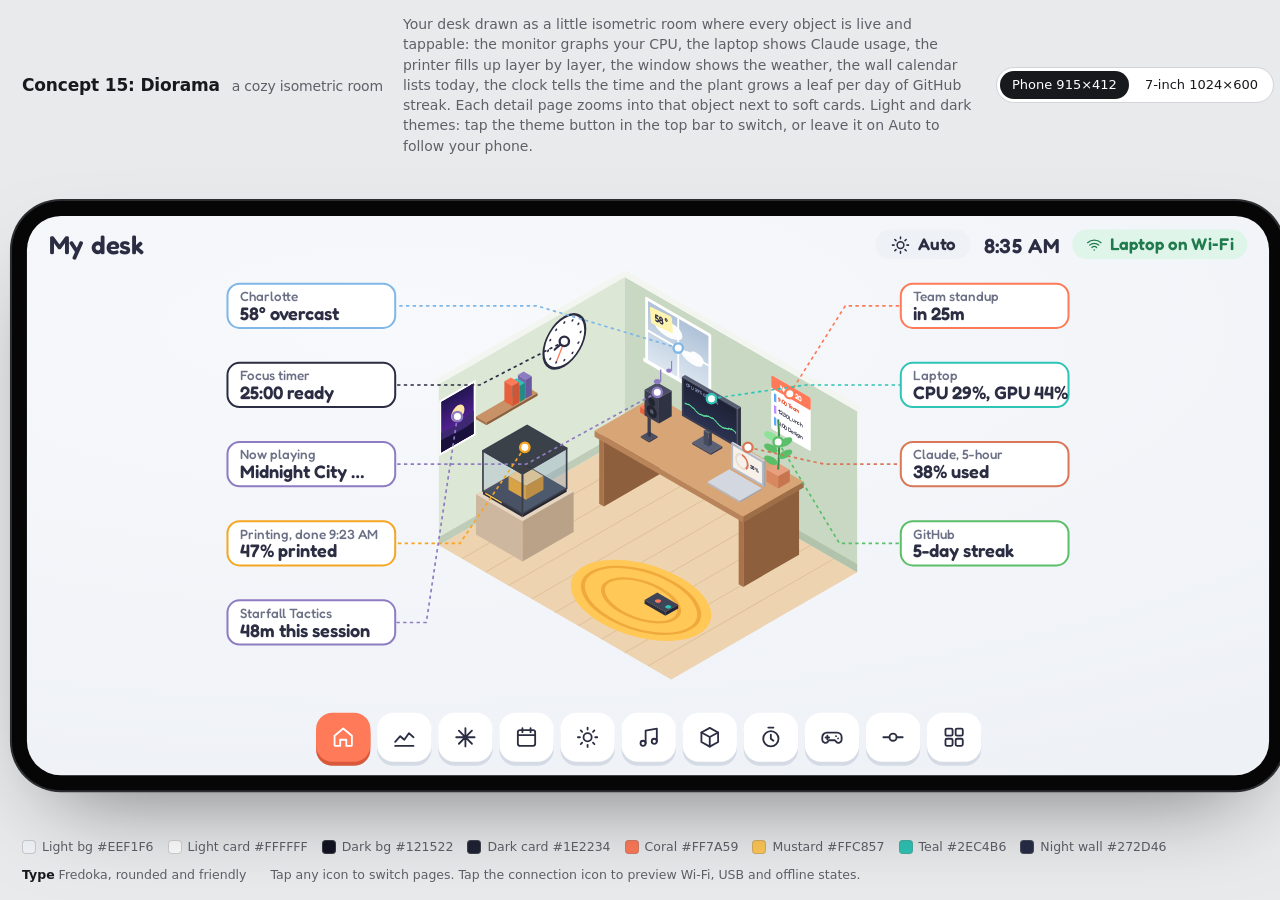
<file: screens sample/deskpanel-concept-15-diorama (1).html>
<!DOCTYPE html>
<html lang="en">
<head>
<meta charset="utf-8">
<meta name="viewport" content="width=device-width, initial-scale=1, viewport-fit=cover">
<title>DeskPanel concept 15: Diorama</title>
<link rel="preconnect" href="https://fonts.googleapis.com">
<link rel="preconnect" href="https://fonts.gstatic.com" crossorigin>
<link rel="stylesheet" href="https://fonts.googleapis.com/css2?family=Fredoka:wght@400;500;600&display=swap">
<style>
/* ---------- Page chrome (outside the device) ---------- */
:root {
  --pg-bg: #E9EAEC; --pg-ink: #18191C; --pg-muted: #5D6168; --pg-line: #D2D4D8; --pg-chip: #FFFFFF; --pg-chip-on: #18191C; --pg-chip-on-ink: #FFFFFF;
  color-scheme: light;
  box-sizing: border-box; padding-top: env(safe-area-inset-top, 0px); padding-bottom: env(safe-area-inset-bottom, 0px);
}
@media (prefers-color-scheme: dark) {
  :root:not([data-theme="light"]) { --pg-bg: #141518; --pg-ink: #ECEDEF; --pg-muted: #9A9EA6; --pg-line: #2A2C31; --pg-chip: #1E2024; --pg-chip-on: #ECEDEF; --pg-chip-on-ink: #141518; color-scheme: dark; }
}
:root[data-theme="dark"] { --pg-bg: #141518; --pg-ink: #ECEDEF; --pg-muted: #9A9EA6; --pg-line: #2A2C31; --pg-chip: #1E2024; --pg-chip-on: #ECEDEF; --pg-chip-on-ink: #141518; color-scheme: dark; }
html { height: 100%; }
body { margin: 0; min-height: 100%; height: 100dvh; display: grid; grid-template-rows: auto minmax(0, 1fr) auto; background: var(--pg-bg); color: var(--pg-ink);
  font: 14px/1.45 system-ui, -apple-system, "Segoe UI", Roboto, sans-serif; }
.pg-head { display: flex; flex-wrap: wrap; align-items: center; gap: 8px 20px; padding: 14px 22px 4px; }
.pg-head h1 { margin: 0; font-size: 17px; font-weight: 650; letter-spacing: -.01em; }
.pg-head h1 small { font-weight: 450; color: var(--pg-muted); margin-left: 6px; font-size: 14px; }
.pg-head p { margin: 0; color: var(--pg-muted); max-width: 70ch; flex: 1 1 340px; }
.pg-sizes { display: flex; gap: 4px; padding: 3px; border: 1px solid var(--pg-line); border-radius: 999px; background: var(--pg-chip); }
.pg-sizes button { font: inherit; font-size: 13px; border: 0; border-radius: 999px; padding: 5px 12px; background: transparent; color: var(--pg-ink); cursor: pointer; }
.pg-sizes button[aria-pressed="true"] { background: var(--pg-chip-on); color: var(--pg-chip-on-ink); }
.pg-sizes button:focus-visible { outline: 2px solid var(--pg-ink); outline-offset: 2px; }
#stage { display: flex; align-items: center; justify-content: center; min-height: 0; padding: 6px 12px; }
#device-wrap { position: relative; flex: none; }
#device { position: absolute; left: 0; top: 0; transform-origin: 0 0; padding: 11px; border-radius: 36px; background: #060607;
  box-shadow: 0 0 0 1.5px #2C2D31, 0 30px 70px -30px rgba(0,0,0,.55); }
.pg-foot { display: flex; flex-wrap: wrap; align-items: center; gap: 10px 24px; padding: 6px 22px 16px; color: var(--pg-muted); font-size: 12.5px; }
.pg-foot .sw { display: inline-flex; align-items: center; gap: 6px; }
.pg-foot .sw i { width: 14px; height: 14px; border-radius: 4px; display: inline-block; box-shadow: inset 0 0 0 1px rgba(127,127,127,.35); }
.pg-foot .swatches { display: flex; flex-wrap: wrap; gap: 6px 14px; }
.pg-foot b { color: var(--pg-ink); font-weight: 600; }

/* ---------- Device screen base (shared by all concepts) ---------- */
#screen { position: relative; overflow: hidden; border-radius: 25px; isolation: isolate; -webkit-font-smoothing: antialiased; }
#screen *, #screen *::before, #screen *::after { box-sizing: border-box; }
:where(#screen) button { font: inherit; color: inherit; background: none; border: 0; padding: 0; margin: 0; cursor: pointer; text-align: inherit; }
:where(#screen) [role="button"] { cursor: pointer; }
:where(#screen) :is(h1, h2, h3, p) { margin: 0; }
:where(#screen) .ic { width: 1em; height: 1em; flex: none; display: block; }
:where(#screen) .art { display: block; width: 100%; height: 100%; }
:where(#screen) .num { font-variant-numeric: tabular-nums; }
:where(#screen) .offline-banner { display: none; position: absolute; z-index: 20; }
:where(#screen[data-conn="off"]) .offline-banner { display: block; }
:where(#screen) .toast { position: absolute; z-index: 30; left: 50%; bottom: 16px; transform: translate(-50%, 0); white-space: nowrap; animation: toastIn .22s ease-out; }
:where(#screen) .toast.out { opacity: 0; transform: translate(-50%, 6px); transition: opacity .3s, transform .3s; }
@keyframes toastIn { from { opacity: 0; transform: translate(-50%, 8px); } }
@media (prefers-reduced-motion: reduce) { #screen *, #screen *::before, #screen *::after { transition: none !important; animation: none !important; } }

/* ---------- Concept styles ---------- */
/* Concept 15 — Diorama: your desk as a cozy isometric room. Every object is live and tappable:
   the monitor graphs your CPU, the printer fills as it prints, the window shows the weather,
   the plant grows a leaf per day of GitHub streak. Detail pages pair a close-up of the object with soft cards. */
.diorama {
  --bg: #EEF1F6; --card: #FFFFFF; --ink: #2B2D42; --mu: #6C7086; --line: #E3E7EE;
  --coral: #FF7A59; --mustard: #FFC857; --teal: #2EC4B6; --sky: #7FB7E6; --plum: #8E7CC3; --leaf: #5BBF6A; --focus: var(--coral);
  --scenebg: linear-gradient(160deg, #FFFFFF, #F2F5F9); --soft: #EEF1F6; --softsh: #D5DBE5; --track: #EEF1F6; --hot: #FFFFFF; --hotsh: #D5DBE5;
  --lkbg: #DFF5EA; --lkfg: #1F7A4D; --latfill: #DFF5F2; --swring: rgba(43,45,66,.25); --leafink: #3F8E4A; --h1: #CDEFD2; --h2: #9BDDA6; --h4: #3F8E4A; --shadow: 0 6px 18px rgba(43,45,66,.07), 0 1px 2px rgba(43,45,66,.05);
  --page: radial-gradient(120% 90% at 30% 20%, #F7F9FC, #EEF1F6);
  background: var(--page); transition: background .4s; color: var(--ink); font: 500 13.5px/1.3 "Fredoka", "Nunito", system-ui, sans-serif;
}
.diorama[data-mode="dark"] {
  --bg: #121522; --card: #1E2234; --ink: #E8EAF3; --mu: #9AA0B8; --line: #2C3148;
  --scenebg: linear-gradient(160deg, #1A1E30, #121522); --soft: #2A2F45; --softsh: #0D0F18; --track: #2A2F45; --hot: #232842; --hotsh: #0D0F18;
  --lkbg: #173A2A; --lkfg: #7BE0A6; --latfill: #16393A; --swring: rgba(255,255,255,.45); --leafink: #7FD68B; --h1: #24452D; --h2: #2F6B3B; --h4: #9BDDA6; --shadow: 0 6px 18px rgba(0,0,0,.35), 0 1px 2px rgba(0,0,0,.3);
  --page: radial-gradient(120% 90% at 30% 20%, #1B1F33, #0F1220);
}
.diorama .dw { display: grid; grid-template-rows: auto 1fr auto; height: 100%; }
.diorama .top { display: flex; align-items: center; gap: 10px; padding: 9px 16px 2px; }
.diorama .top h1 { font-size: 19px; font-weight: 600; }
.diorama .top .sp, .diorama .sp { flex: 1; }
.diorama .top .ck { font-weight: 600; font-size: 15px; }
.diorama .top .lk { display: flex; align-items: center; gap: 5px; padding: 3px 10px; border-radius: 99px; background: var(--lkbg); color: var(--lkfg); font-size: 12.5px; font-weight: 600; }
.diorama .top .mt { display: flex; align-items: center; gap: 5px; padding: 3px 11px; border-radius: 99px; background: var(--soft); color: var(--ink); font-size: 12.5px; font-weight: 600; }
.diorama .top .mt .ic { font-size: 15px; }
.diorama[data-conn="off"] .top .lk { background: #FFE1D9; color: #B4381B; }
.diorama .view { padding: 4px 14px 6px; min-height: 0; overflow: auto; scrollbar-width: none; }
.diorama .g { display: grid; gap: 10px; height: 100%; min-height: 0; }
.diorama .card { background: var(--card); border-radius: 20px; padding: 11px 14px; box-shadow: var(--shadow); min-width: 0; min-height: 0; display: flex; flex-direction: column; }
.diorama .lab { font-size: 12px; color: var(--mu); font-weight: 500; }
.diorama .big { font-weight: 600; line-height: .95; font-variant-numeric: tabular-nums; }
.diorama .big small { font-size: .45em; color: var(--mu); margin-left: 2px; font-weight: 500; }
.diorama .row { display: flex; align-items: center; gap: 8px; }
.diorama .ell { white-space: nowrap; overflow: hidden; text-overflow: ellipsis; }
.diorama .scene { min-width: 0; min-height: 0; position: relative; }
.diorama .scene svg { display: block; width: 100%; height: 100%; overflow: hidden; }
.diorama .card:has(.scene) { overflow: hidden; }
.diorama .scene [role="button"] { cursor: pointer; }
.diorama .scene [role="button"]:hover { filter: brightness(1.05) drop-shadow(0 0 6px rgba(255,122,89,.45)); }
.diorama svg text { font-family: "Fredoka", sans-serif; }
.diorama .chart { flex: 1; min-height: 30px; }
.diorama .chart svg { display: block; width: 100%; height: 100%; overflow: visible; }
.diorama .bar { height: 10px; border-radius: 99px; background: var(--track); overflow: hidden; flex: none; }
.diorama .bar i { display: block; height: 100%; width: calc(var(--p, 0) * 100%); border-radius: inherit; background: var(--bc, var(--teal)); transition: width .5s; }
.diorama .btn { display: inline-flex; align-items: center; justify-content: center; gap: 7px; height: 38px; padding: 0 18px; border-radius: 14px; background: var(--coral); color: #fff; font-weight: 600; font-size: 14px; box-shadow: 0 3px 0 #D9573A; transition: transform .1s, box-shadow .1s; }
.diorama .btn:active { transform: translateY(2px); box-shadow: 0 1px 0 #D9573A; }
.diorama .btn.soft { background: var(--soft); color: var(--ink); box-shadow: 0 3px 0 var(--softsh); }
.diorama .btn.soft[aria-pressed="true"] { background: var(--ink); color: var(--card); box-shadow: 0 3px 0 rgba(0,0,0,.35); }
.diorama .btn[disabled] { opacity: .55; }
.diorama .btn .ic { font-size: 17px; }

/* Hotbar navigation */
.diorama .hot { display: flex; justify-content: center; gap: 5px; padding: 4px 10px 10px; }
.diorama .hot button { width: 40px; height: 36px; border-radius: 12px; display: grid; place-items: center; background: var(--hot); color: var(--ink); font-size: 18px; box-shadow: 0 3px 0 var(--hotsh); transition: transform .1s; }
.diorama .hot button:hover { transform: translateY(-1px); }
.diorama .hot button[aria-current="page"] { background: var(--coral); color: #fff; box-shadow: 0 3px 0 #D9573A; }

/* Shortcuts */
.diorama .keys { grid-template-columns: repeat(4, 1fr); grid-template-rows: 1fr 1fr; }
.diorama .key { border-radius: 22px; background: var(--card); display: flex; flex-direction: column; align-items: center; justify-content: center; gap: 8px; font-weight: 600; font-size: 14.5px; box-shadow: 0 5px 0 var(--softsh), 0 8px 18px rgba(43,45,66,.06); transition: transform .1s, box-shadow .1s; }
.diorama .key .ic { font-size: 30px; color: var(--kc); stroke-width: 2.1; }
.diorama .key:active { transform: translateY(3px); box-shadow: 0 2px 0 var(--softsh); }
.diorama .key small { font-size: 12px; color: var(--mu); font-weight: 500; }
.diorama .key.on { background: var(--coral); color: #fff; box-shadow: 0 5px 0 #D9573A; }
.diorama .key.on .ic, .diorama .key.on small { color: #fff; }

/* Offline + toast */
.diorama .offline-banner { top: 44px; left: 50%; transform: translateX(-50%); padding: 8px 16px; border-radius: 14px; background: var(--offbg, #FFE1D9); color: var(--offfg, #8A2A12); font-size: 12.5px; max-width: 80%; text-align: center; box-shadow: 0 6px 18px rgba(43,45,66,.1); }
.diorama[data-conn="off"] .scene { filter: grayscale(.7) brightness(.9); }
.diorama .toast { bottom: 58px; background: var(--ink); color: var(--card); padding: 8px 16px; border-radius: 14px; font-weight: 600; font-size: 13.5px; }
.diorama:not([data-page="home"]) .pin { display: none; }
.diorama[data-mode="dark"] { --offbg: #4A2219; --offfg: #FFC9B8; }
.diorama[data-mode="dark"][data-conn="off"] .top .lk { background: #4A2219; color: #FFB4A0; }

</style>
</head>
<body>
<header class="pg-head">
  <h1>Concept 15: Diorama <small>a cozy isometric room</small></h1>
  <p>Your desk drawn as a little isometric room where every object is live and tappable: the monitor graphs your CPU, the laptop shows Claude usage, the printer fills up layer by layer, the window shows the weather, the wall calendar lists today, the clock tells the time and the plant grows a leaf per day of GitHub streak. Each detail page zooms into that object next to soft cards. Light and dark themes: tap the theme button in the top bar to switch, or leave it on Auto to follow your phone.</p>
  <div class="pg-sizes" role="group" aria-label="Screen size">
    <button type="button" data-size="phone" aria-pressed="true">Phone 915×412</button>
    <button type="button" data-size="seven" aria-pressed="false">7-inch 1024×600</button>
  </div>
</header>
<div id="stage"><div id="device-wrap"><div id="device"><div id="screen" class="diorama"></div></div></div></div>
<footer class="pg-foot">
  <div class="swatches"><span class="sw"><i style="background:#EEF1F6"></i>Light bg #EEF1F6</span><span class="sw"><i style="background:#FFFFFF"></i>Light card #FFFFFF</span><span class="sw"><i style="background:#121522"></i>Dark bg #121522</span><span class="sw"><i style="background:#1E2234"></i>Dark card #1E2234</span><span class="sw"><i style="background:#FF7A59"></i>Coral #FF7A59</span><span class="sw"><i style="background:#FFC857"></i>Mustard #FFC857</span><span class="sw"><i style="background:#2EC4B6"></i>Teal #2EC4B6</span><span class="sw"><i style="background:#272D46"></i>Night wall #272D46</span></div>
  <span><b>Type</b> Fredoka, rounded and friendly</span>
  <span>Tap any icon to switch pages. Tap the connection icon to preview Wi‑Fi, USB and offline states.</span>
</footer>
<script>
/* ============================================================
   DeskPanel concept — shared core
   Mock data, simulated clock, icons, chart helpers and the
   app shell (navigation, live bindings, actions, scaling).
   Every concept file uses this same core; only the
   frame/nav/page renderers and CSS differ.
   ============================================================ */
(() => {
'use strict';

/* ---------- Simulated clock (fixed scene: Fri Nov 20, 8:35 AM) ---------- */
const T0 = Date.now();
const START = new Date(2026, 10, 20, 8, 35, 0);
const now = () => new Date(START.getTime() + (Date.now() - T0));
const DAY = ['Sunday','Monday','Tuesday','Wednesday','Thursday','Friday','Saturday'];
const DAY3 = DAY.map(d => d.slice(0, 3));
const MONTH = ['January','February','March','April','May','June','July','August','September','October','November','December'];
const MON3 = MONTH.map(m => m.slice(0, 3));
const pad = n => String(n).padStart(2, '0');
const clock = d => (d.getHours() % 12 || 12) + ':' + pad(d.getMinutes());
const ampm = d => d.getHours() < 12 ? 'AM' : 'PM';
const dur = min => { min = Math.max(0, Math.round(min)); const h = Math.floor(min / 60), m = min % 60; return h ? `${h}h ${m}m` : `${m}m`; };
const ms = s => { s = Math.max(0, Math.round(s)); return Math.floor(s / 60) + ':' + pad(s % 60); };
const clamp = (v, a, b) => Math.min(b, Math.max(a, v));
function rng(seed) { return () => (seed = (seed * 16807) % 2147483647) / 2147483647; }
const R = rng(42);

/* ---------- Mock data ---------- */
const hist = (n, base, amp, f) => Array.from({ length: n }, (_, i) => base + amp * Math.sin(i / f) + (R() - .5) * amp * .5);

const D = {
  sys: {
    cpu: 30, gpu: 48, gpuTemp: 52, ram: 18.4, ramTotal: 32, vram: 6.2, vramTotal: 12,
    down: 1.8, up: 220, cpuName: 'Ryzen 7 7800X3D', gpuName: 'GeForce RTX 4070', disk: 58,
    cpuHist: hist(60, 30, 6, 4), gpuHist: hist(60, 48, 7, 5)
  },
  net: {
    latency: 17, jitter: 2.1, loss: 0, uptime: '3d 5h', lastDrop: '3 days ago',
    today: 3.2, month: 412.0, dl: 942, ul: 38, ping: 9, tested: '2h ago', nowDl: 15.1, nowUl: 1.8,
    latHist: Array.from({ length: 120 }, (_, i) => 16 + R() * 3 + (i === 40 || i === 96 ? 14 : 0))
  },
  claude: {
    five: 38, fiveReset: 132, week: 61, weekReset: 'Sat 2:01 PM',
    tokens: '48.2M', output: '182K', messages: 214, lastHour: '6.1M',
    days: [28.4, 6.9, 21.5, 55.3, 43.1, 62.0, 48.2],
    models: [['Opus', 31.0], ['Sonnet', 15.1], ['Haiku', 2.1]]
  },
  cal: {
    today: [
      { start: '9:00 AM', end: '9:15 AM', mins: 540, title: 'Team standup', where: 'Zoom', cal: 'Work', color: '#5AA9FF' },
      { start: '12:30 PM', end: '1:30 PM', mins: 750, title: 'Lunch with Sam', where: 'Corner Cafe', cal: 'Personal', color: '#C18CFF' },
      { start: '4:00 PM', end: '4:45 PM', mins: 960, title: 'Design review', where: 'Google Meet', cal: 'Work', color: '#5AA9FF' }
    ],
    later: [
      { day: 'Saturday', start: '10:00 AM', title: 'Filament pickup', where: 'Maker Supply Co.', cal: 'Personal', color: '#C18CFF' },
      { day: 'Monday', start: '9:00 AM', title: 'Team standup', where: 'Zoom', cal: 'Work', color: '#5AA9FF' },
      { day: 'Tuesday', start: '7:30 PM', title: 'Game night', where: 'Discord', cal: 'Personal', color: '#C18CFF' }
    ]
  },
  wx: {
    city: 'Charlotte', temp: 58, cond: 'Overcast', icon: 'cloud', feels: 53, humidity: 53, wind: 5, updated: '8:30 AM',
    hours: [['Now', 58, 'cloud'], ['9 AM', 59, 'cloud'], ['10 AM', 61, 'cloud'], ['11 AM', 63, 'partly'], ['12 PM', 65, 'partly'],
      ['1 PM', 67, 'sun'], ['2 PM', 68, 'sun'], ['3 PM', 69, 'sun'], ['4 PM', 67, 'partly'], ['5 PM', 64, 'cloud'], ['6 PM', 61, 'cloud'], ['7 PM', 57, 'cloud']],
    days: [['Today', 'cloud', 69, 40, 0], ['Sat', 'rain', 61, 48, 63], ['Sun', 'rain', 57, 54, 54], ['Mon', 'rain', 68, 56, 38], ['Tue', 'cloud', 62, 50, 0], ['Wed', 'rain', 50, 43, 46]]
  },
  tracks: [
    { title: 'Midnight City Lights', artist: 'Synth Dreams', album: 'Neon Skyline', len: 241, hue: 262 },
    { title: 'Low Tide Radio', artist: 'Harbor Static', album: 'Salt & Signal', len: 214, hue: 196 },
    { title: 'Paper Planets', artist: 'Juno Vale', album: 'Orbit Season', len: 192, hue: 28 },
    { title: 'Afterglow Freeway', artist: 'The Night Shift', album: 'Overpass', len: 265, hue: 330 }
  ],
  printer: {
    name: 'X1 Carbon', model: 'X1C', status: 'Printing', job: 'Desk_Organizer', speed: 'Standard',
    pct: 47, left: 48, layer: 112, layers: 240, nozzle: 220, nozzleT: 220, bed: 55, bedT: 55, chamber: 34,
    ams: [{ c: '#F1F1EE', t: 'PLA', n: 'White' }, { c: '#1D1E21', t: 'PLA', n: 'Black' }, { c: '#F5A623', t: 'PETG', n: 'Amber', active: true }, { c: '#3B82F6', t: 'PLA', n: 'Blue' }]
  },
  games: {
    now: { title: 'Starfall Tactics', hue: 252, session: 48, total: 128, friends: 2 },
    recent: [['Harbor Lights', 41, 205], ['Iron Orchard', 16, 95], ['Neon Drift', 12, 318], ['Frostline', 5.0, 205], ['Ember Keep', 75, 20]]
  },
  gh: {
    total: '1,033', commits: 120, private: 907, issues: 1, streak: 5, longest: 10, best: 75, bestDay: 'Nov 16',
    week: [0, 75, 68, 48, 58, 32, 0], lastWeek: [0, 28, 14, 20, 24, 10, 5], weekTotal: 281, delta: 180,
    repos: [['pixel-garden', 222], ['tide-engine', 201], ['deskpanel', 111], ['lumen-notes', 88]]
  },
  shortcuts: [
    { id: 'mic', label: 'Mute mic', icon: 'mic' }, { id: 'sound', label: 'Mute sound', icon: 'speaker' },
    { id: 'voldown', label: 'Volume down', icon: 'volDown' }, { id: 'volup', label: 'Volume up', icon: 'volUp' },
    { id: 'shot', label: 'Screenshot', icon: 'shot' }, { id: 'term', label: 'Terminal', icon: 'terminal' },
    { id: 'dl', label: 'Downloads', icon: 'folder' }, { id: 'lock', label: 'Lock PC', icon: 'lock' }
  ],
  timerModes: [{ id: 'focus', label: 'Focus', min: 25 }, { id: 'short', label: 'Short break', min: 5 }, { id: 'long', label: 'Long break', min: 15 }]
};

/* 7-day labels ending today, GitHub heatmap (53 weeks ending this week) */
(() => {
  const t = START;
  D.claude.labels = D.claude.days.map((_, i) => i === 6 ? 'Today' : DAY3[(t.getDay() - 6 + i + 7) % 7]);
  const sat = new Date(t); sat.setDate(t.getDate() + (6 - t.getDay()));
  const first = new Date(sat); first.setDate(sat.getDate() - 53 * 7 + 1);
  const busy = { 5: .6, 6: .75, 7: .5, 9: .55, 10: .8, 11: .85, 1: .35, 2: .3, 3: .15, 4: .35, 8: .45, 0: .3 };
  const r = rng(7); const weeks = []; const months = [];
  for (let w = 0; w < 53; w++) {
    const col = [];
    for (let d = 0; d < 7; d++) {
      const day = new Date(first); day.setDate(first.getDate() + w * 7 + d);
      if (day > t) { col.push(null); continue; }
      const p = busy[day.getMonth()] * (d === 0 || d === 6 ? .5 : 1);
      col.push(r() < p ? Math.ceil(r() ** 2 * 22) : 0);
    }
    const ws = new Date(first); ws.setDate(first.getDate() + w * 7);
    const prev = new Date(ws); prev.setDate(ws.getDate() - 7);
    if (w > 0 && ws.getMonth() !== prev.getMonth() && w < 52) months.push({ i: w, label: MON3[ws.getMonth()] });
    weeks.push(col);
  }
  weeks[52] = D.gh.week.map((v, i) => i > t.getDay() ? null : v);
  weeks[51] = D.gh.lastWeek.slice();
  D.gh.weeks = weeks; D.gh.months = months;
})();

/* ---------- Live state ---------- */
const S = {
  page: 'home', sysTab: 'pc', conn: 'wifi', size: 'phone',
  track: 0, pos: 75, playing: true,
  mic: false, sound: false, vol: 40,
  tMode: 'focus', tLeft: 25 * 60, tRun: false, sessions: 2,
  st: { running: false, p: 0, dl: 942, ul: 38, ping: 9, when: '2h ago' },
  lastSync: null
};

/* ---------- Icons (24px, stroke = currentColor) ---------- */
const P = {
  home: '<path d="M3.5 10.5 12 3.5l8.5 7V20a.5.5 0 0 1-.5.5h-5v-6H9v6H4a.5.5 0 0 1-.5-.5z"/>',
  system: '<path d="M3 16.5 8 11l4 3.5 4.5-6.5 4.5 4"/><path d="M3 20.5h18"/>',
  claude: '<path d="M12 3v18M3 12h18M5.6 5.6l12.8 12.8M18.4 5.6 5.6 18.4"/>',
  calendar: '<rect x="3.5" y="5" width="17" height="15.5" rx="2"/><path d="M3.5 10h17M8 3v4M16 3v4"/>',
  weather: '<circle cx="12" cy="12" r="4"/><path d="M12 2.5v2M12 19.5v2M2.5 12h2M19.5 12h2M5.3 5.3l1.4 1.4M17.3 17.3l1.4 1.4M5.3 18.7l1.4-1.4M17.3 6.7l1.4-1.4"/>',
  music: '<path d="M9 18V5.5l11-2V16"/><circle cx="6.5" cy="18" r="2.5"/><circle cx="17.5" cy="16" r="2.5"/>',
  printer: '<path d="M12 2.8 3.8 7.3v9.4l8.2 4.5 8.2-4.5V7.3z"/><path d="M3.8 7.3 12 11.8l8.2-4.5M12 11.8v9.4"/>',
  timer: '<circle cx="12" cy="13.5" r="7.5"/><path d="M12 9.5v4l2.5 2M9.5 2.5h5"/>',
  games: '<path d="M7 7.5h10a4.5 4.5 0 0 1 4.5 4.5v2.5a3 3 0 0 1-5.4 1.8L15 15h-6l-1.1 1.3a3 3 0 0 1-5.4-1.8V12A4.5 4.5 0 0 1 7 7.5z"/><path d="M7.5 10.5v3.5M5.75 12.25h3.5"/><circle cx="16" cy="11" r=".9" fill="currentColor" stroke="none"/><circle cx="18" cy="13.2" r=".9" fill="currentColor" stroke="none"/>',
  github: '<circle cx="12" cy="12" r="3.5"/><path d="M2.5 12h6M15.5 12h6"/>',
  shortcuts: '<rect x="3.5" y="3.5" width="7" height="7" rx="1.5"/><rect x="13.5" y="3.5" width="7" height="7" rx="1.5"/><rect x="3.5" y="13.5" width="7" height="7" rx="1.5"/><rect x="13.5" y="13.5" width="7" height="7" rx="1.5"/>',
  monitor: '<rect x="2.5" y="4" width="19" height="12.5" rx="2"/><path d="M8.5 20.5h7M12 16.5v4"/>',
  wifi: '<path d="M2.5 9a14 14 0 0 1 19 0M5.5 12.5a9.5 9.5 0 0 1 13 0M8.7 15.8a5 5 0 0 1 6.6 0"/><circle cx="12" cy="19.3" r="1.1" fill="currentColor" stroke="none"/>',
  usb: '<path d="M9 2.5v4.5M15 2.5v4.5M6.5 7h11v4a5.5 5.5 0 0 1-11 0zM12 16.5v5"/>',
  off: '<path d="M2.5 9a14 14 0 0 1 4.2-2.8M10.5 5.6A14 14 0 0 1 21.5 9M8.7 15.8a5 5 0 0 1 6.6 0M3 3l18 18"/>',
  cloud: '<path d="M7 18.5h10.5a4 4 0 0 0 .6-7.95A6 6 0 0 0 6.6 9.7 4.4 4.4 0 0 0 7 18.5z"/>',
  partly: '<path d="M9.5 6.5V4.5M4.4 8.6l-1.4-1.4M14.6 8.6 16 7.2M3.5 13.5h-1"/><path d="M6.4 12.3a3.8 3.8 0 0 1 6.9-2.8"/><path d="M9 20h9a3.3 3.3 0 0 0 .5-6.55A5 5 0 0 0 8.8 12.7 3.7 3.7 0 0 0 9 20z"/>',
  sun: '<circle cx="12" cy="12" r="4"/><path d="M12 2.5v2M12 19.5v2M2.5 12h2M19.5 12h2M5.3 5.3l1.4 1.4M17.3 17.3l1.4 1.4M5.3 18.7l1.4-1.4M17.3 6.7l1.4-1.4"/>',
  rain: '<path d="M7 15h10.5a3.6 3.6 0 0 0 .5-7.15A5.5 5.5 0 0 0 7.4 7.2 3.9 3.9 0 0 0 7 15z"/><path d="M8.5 18l-1 2.5M12.5 18l-1 2.5M16.5 18l-1 2.5"/>',
  mic: '<rect x="9" y="3" width="6" height="11" rx="3"/><path d="M5.5 11a6.5 6.5 0 0 0 13 0M12 17.5v3.5"/>',
  micOff: '<path d="M15 10V6a3 3 0 0 0-5.7-1.3M9 9v2a3 3 0 0 0 4.9 2.3M5.5 11a6.5 6.5 0 0 0 10.9 4.8M18.5 11c0 .7-.1 1.4-.3 2M12 17.5v3.5M3.5 3.5l17 17"/>',
  speaker: '<path d="M4 9.5h3.5L12 5.5v13l-4.5-4H4z"/><path d="M15.5 9.5a3.5 3.5 0 0 1 0 5M18 7a7 7 0 0 1 0 10"/>',
  speakerOff: '<path d="M4 9.5h3.5L12 5.5v13l-4.5-4H4z"/><path d="M15.5 9.5l5 5M20.5 9.5l-5 5"/>',
  volDown: '<path d="M4 9.5h3.5L12 5.5v13l-4.5-4H4z"/><path d="M15.5 12h5"/>',
  volUp: '<path d="M4 9.5h3.5L12 5.5v13l-4.5-4H4z"/><path d="M15.5 12h5M18 9.5v5"/>',
  shot: '<path d="M4 8.5V5.5a1 1 0 0 1 1-1h3M16 4.5h3a1 1 0 0 1 1 1v3M20 15.5v3a1 1 0 0 1-1 1h-3M8 19.5H5a1 1 0 0 1-1-1v-3"/><circle cx="12" cy="12" r="2.5"/>',
  terminal: '<rect x="2.5" y="4" width="19" height="16" rx="2"/><path d="M7 9.5l2.8 2.5L7 14.5M12.5 15h4.5"/>',
  folder: '<path d="M3 6.5a1 1 0 0 1 1-1h5l2 2.2h9a1 1 0 0 1 1 1V18a1 1 0 0 1-1 1H4a1 1 0 0 1-1-1z"/>',
  lock: '<rect x="4.5" y="10.5" width="15" height="10" rx="2"/><path d="M8 10.5V7.5a4 4 0 0 1 8 0v3"/>',
  play: '<path d="M8 5.2v13.6L19 12z" fill="currentColor"/>',
  pause: '<rect x="6.5" y="5" width="3.8" height="14" rx="1" fill="currentColor" stroke="none"/><rect x="13.7" y="5" width="3.8" height="14" rx="1" fill="currentColor" stroke="none"/>',
  prev: '<path d="M6 5.5v13"/><path d="M18.5 5.5 9 12l9.5 6.5z" fill="currentColor"/>',
  next: '<path d="M18 5.5v13"/><path d="M5.5 5.5 15 12l-9.5 6.5z" fill="currentColor"/>',
  reset: '<path d="M4 12a8 8 0 1 0 2.6-5.9L4 8.5M4 3.5v5h5"/>',
  flame: '<path d="M12 3s5 4.3 5 9.3a5 5 0 0 1-10 0c0-2.8 2-3.9 2.3-6.3C10.8 7.3 12 3 12 3z"/>',
  bed: '<path d="M12 4 2.5 8.5 12 13l9.5-4.5zM2.5 13 12 17.5l9.5-4.5"/>',
  thermo: '<path d="M10 14.3V5a2 2 0 0 1 4 0v9.3a4 4 0 1 1-4 0z"/>',
  down: '<path d="M12 4.5v15M6.5 14l5.5 5.5 5.5-5.5"/>',
  up: '<path d="M12 19.5v-15M6.5 10 12 4.5l5.5 5.5"/>',
  drop: '<path d="M12 3.5s6 6.3 6 10.5a6 6 0 0 1-12 0c0-4.2 6-10.5 6-10.5z"/>',
  wind: '<path d="M3 8.5h10.5a2.5 2.5 0 1 0-2.5-2.5M3 12.5h15a2.5 2.5 0 1 1-2.5 2.5M3 16.5h7"/>',
  users: '<circle cx="9" cy="8.5" r="3.2"/><path d="M3 19.5a6 6 0 0 1 12 0M15.5 5.6a3.2 3.2 0 0 1 0 5.8M17.5 14a6 6 0 0 1 3.5 5.5"/>',
  clock: '<circle cx="12" cy="12" r="8.5"/><path d="M12 7.5V12l3 2"/>',
  pin: '<path d="M12 21s6.5-6 6.5-11a6.5 6.5 0 0 0-13 0c0 5 6.5 11 6.5 11z"/><circle cx="12" cy="10" r="2.3"/>'
};
const icon = (n, cls = '') => `<svg class="ic ${cls}" viewBox="0 0 24 24" fill="none" stroke="currentColor" stroke-width="1.8" stroke-linecap="round" stroke-linejoin="round" aria-hidden="true">${P[n] || ''}</svg>`;

/* ---------- Generated cover art: sun over layered hills ---------- */
let uid = 0;
function art(hue, seed = 1, opts = {}) {
  const id = 'a' + (++uid), W = opts.w || 100, k = W / 100;
  const sx = (28 + (seed * 37) % 44) * k, sy = 30 + (seed * 13) % 14;
  const sat = opts.sat ?? 58;
  return `<svg class="art" viewBox="0 0 ${W} 100" preserveAspectRatio="xMidYMid slice" aria-hidden="true">
    <defs><linearGradient id="${id}" x1="0" y1="0" x2="0" y2="1">
      <stop offset="0" stop-color="hsl(${hue} ${sat}% 20%)"/><stop offset="1" stop-color="hsl(${hue + 18} ${sat + 8}% 44%)"/></linearGradient></defs>
    <rect width="${W}" height="100" fill="url(#${id})"/>
    <circle cx="${sx}" cy="${sy}" r="15" fill="hsl(44 96% 82%)"/>
    <g transform="scale(${k} 1)"><path d="M0 64 C 22 55 42 70 66 60 S 100 56 100 56 V100 H0z" fill="hsl(${hue + 6} ${sat - 10}% 30%)"/>
    <path d="M0 78 C 28 70 58 86 100 72 V100 H0z" fill="hsl(${hue} ${sat}% 15%)"/></g></svg>`;
}

/* ---------- Chart helpers ---------- */
function linePath(vals, w, h, lo, hi, pad = 2) {
  const n = vals.length, dx = w / (n - 1);
  const y = v => pad + (h - 2 * pad) * (1 - (clamp(v, lo, hi) - lo) / (hi - lo));
  let d = `M0 ${y(vals[0]).toFixed(1)}`;
  for (let i = 1; i < n; i++) {
    const x0 = (i - 1) * dx, x1 = i * dx, xm = (x0 + x1) / 2;
    d += ` C${xm.toFixed(1)} ${y(vals[i - 1]).toFixed(1)} ${xm.toFixed(1)} ${y(vals[i]).toFixed(1)} ${x1.toFixed(1)} ${y(vals[i]).toFixed(1)}`;
  }
  return d;
}
function stepPath(vals, w, h, lo, hi) {
  const n = vals.length, dx = w / n;
  const y = v => (h * (1 - (clamp(v, lo, hi) - lo) / (hi - lo))).toFixed(1);
  let d = `M0 ${y(vals[0])}`;
  vals.forEach((v, i) => { d += ` H${(i * dx).toFixed(1)} V${y(v)}`; });
  return d + ` H${w}`;
}
function arc(cx, cy, r, a0, a1) {
  const p = a => [cx + r * Math.cos((a - 90) * Math.PI / 180), cy + r * Math.sin((a - 90) * Math.PI / 180)];
  const [x0, y0] = p(a0), [x1, y1] = p(a1);
  return `M${x0.toFixed(2)} ${y0.toFixed(2)} A${r} ${r} 0 ${a1 - a0 > 180 ? 1 : 0} 1 ${x1.toFixed(2)} ${y1.toFixed(2)}`;
}
const size = el => [Math.max(10, el.clientWidth), Math.max(10, el.clientHeight)];

/* ---------- Derived values ---------- */
const nowMin = () => { const d = now(); return d.getHours() * 60 + d.getMinutes() + d.getSeconds() / 60; };
const nextEvent = () => D.cal.today.find(e => e.mins > nowMin()) || null;
const elapsedMin = () => (now() - START) / 60000;
const printerPct = () => clamp(D.printer.pct + elapsedMin() / D.printer.left * (100 - D.printer.pct), 0, 100);
const printerLeft = () => Math.max(0, D.printer.left - elapsedMin());
const doneAt = () => clock(new Date(now().getTime() + printerLeft() * 60000)) + ' ' + ampm(new Date(now().getTime() + printerLeft() * 60000));
const track = () => D.tracks[S.track];
const tMode = () => D.timerModes.find(m => m.id === S.tMode);
const usageLevel = p => p < 50 ? 'ok' : p < 80 ? 'warn' : 'bad';

/* ---------- Bindings: [data-b] text, [data-p] --p (0–1), [data-arc] dash offset ---------- */
const B = {
  clock: () => clock(now()), ampm: () => ampm(now()),
  date: () => { const d = now(); return `${DAY[d.getDay()]}, ${MONTH[d.getMonth()]} ${d.getDate()}`; },
  dateShort: () => { const d = now(); return `${DAY3[d.getDay()]} ${MON3[d.getMonth()]} ${d.getDate()}`; },
  cpu: () => Math.round(D.sys.cpu), gpu: () => Math.round(D.sys.gpu), gpuTemp: () => Math.round(D.sys.gpuTemp),
  ram: () => D.sys.ram.toFixed(1), ramPct: () => Math.round(D.sys.ram / D.sys.ramTotal * 100),
  vram: () => D.sys.vram.toFixed(1), vramPct: () => Math.round(D.sys.vram / D.sys.vramTotal * 100),
  down: () => D.sys.down.toFixed(1), up: () => Math.round(D.sys.up),
  latency: () => Math.round(D.net.latency), jitter: () => D.net.jitter.toFixed(1),
  nowDl: () => D.net.nowDl.toFixed(1), nowUl: () => D.net.nowUl.toFixed(1),
  stDl: () => S.st.running ? Math.round(S.st.dl) : D.net.dl, stUl: () => S.st.running ? Math.round(S.st.ul) : D.net.ul,
  stPing: () => S.st.ping, stWhen: () => S.st.running ? 'Testing now' : 'Tested ' + S.st.when,
  stBtn: () => S.st.running ? 'Testing…' : 'Run test',
  fiveReset: () => dur(D.claude.fiveReset - elapsedMin()),
  nextTitle: () => nextEvent()?.title || 'Nothing else today',
  nextIn: () => { const e = nextEvent(); if (!e) return 'Free until tomorrow'; const m = e.mins - nowMin(); return m < 1 ? 'Starting now' : `in ${dur(m)}`; },
  nextWhen: () => { const e = nextEvent(); return e ? `${e.start}, ${e.where}` : ''; },
  prPct: () => Math.floor(printerPct()), prLeft: () => dur(printerLeft()), prDone: () => doneAt(),
  prLayer: () => Math.min(D.printer.layers, Math.round(D.printer.layer + (printerPct() - D.printer.pct) / 100 * D.printer.layers)),
  trTitle: () => track().title, trArtist: () => track().artist, trAlbum: () => track().album,
  trPos: () => ms(S.pos), trLen: () => ms(track().len), trLeft: () => '-' + ms(track().len - S.pos),
  timer: () => ms(S.tLeft), tLabel: () => S.tRun ? 'Pause' : (S.tLeft < tMode().min * 60 ? 'Resume' : 'Start'),
  conn: () => ({ wifi: 'Wi‑Fi', usb: 'USB', off: 'Offline' }[S.conn]),
  connLong: () => ({ wifi: 'Laptop on Wi‑Fi', usb: 'Laptop on USB', off: 'Laptop offline' }[S.conn]),
  vol: () => S.vol, gameSession: () => dur(D.games.now.session + elapsedMin())
};
const PB = {
  cpu: () => D.sys.cpu / 100, gpu: () => D.sys.gpu / 100, ram: () => D.sys.ram / D.sys.ramTotal, vram: () => D.sys.vram / D.sys.vramTotal,
  disk: () => D.sys.disk / 100, five: () => D.claude.five / 100, week: () => D.claude.week / 100,
  printer: () => printerPct() / 100, music: () => S.pos / track().len, timer: () => 1 - S.tLeft / (tMode().min * 60),
  st: () => S.st.running ? S.st.p : 1, vol: () => S.vol / 100, latency: () => D.net.latency / 50,
  sessions: () => S.sessions / 4
};

/* ---------- Shell ---------- */
let theme, screen, view, nav;
const SIZES = { phone: [915, 412], seven: [1024, 600] };

function refresh(root = screen) {
  root.querySelectorAll('[data-b]').forEach(el => { const f = B[el.dataset.b]; if (f) { const v = String(f()); if (el.textContent !== v) el.textContent = v; } });
  root.querySelectorAll('[data-p]').forEach(el => { const f = PB[el.dataset.p]; if (f) el.style.setProperty('--p', clamp(f(), 0, 1).toFixed(4)); });
  root.querySelectorAll('[data-arc]').forEach(el => { const f = PB[el.dataset.arc]; if (f) { const p = clamp(f(), 0, 1); el.style.strokeDashoffset = (100 - p * 100).toFixed(2); el.style.opacity = p < .004 ? 0 : 1; } });
  root.querySelectorAll('[data-c]').forEach(el => { const f = theme.charts?.[el.dataset.c]; if (f && el.clientWidth) { const h = f(el); if (el._h !== h) { el.innerHTML = h; el._h = h; } } });
  theme.refresh?.();
}
function render() {
  screen.dataset.page = S.page; screen.dataset.conn = S.conn;
  nav.innerHTML = theme.nav();
  view.innerHTML = theme.pages[S.page]();
  requestAnimationFrame(() => refresh());
  refresh();
}
function go(p) { S.page = p; render(); view.scrollTop = 0; }

function toast(msg) {
  screen.querySelector('.toast')?.remove();
  const t = document.createElement('div'); t.className = 'toast'; t.setAttribute('role', 'status'); t.textContent = msg;
  screen.appendChild(t); setTimeout(() => t.classList.add('out'), 1900); setTimeout(() => t.remove(), 2400);
}

function speedtest() {
  if (S.st.running || S.conn === 'off') return;
  S.st = { ...S.st, running: true, p: 0, dl: 0, ul: 0 }; render();
  const iv = setInterval(() => {
    S.st.p = Math.min(1, S.st.p + 0.03);
    S.st.dl = S.st.p < .6 ? 920 * Math.min(1, S.st.p / .3) + (Math.random() - .5) * 60 : 936;
    S.st.ul = S.st.p < .6 ? 0 : 38 * Math.min(1, (S.st.p - .6) / .25) + (Math.random() - .5) * 4;
    if (S.st.p >= 1) { clearInterval(iv); D.net.dl = 936; D.net.ul = 39; S.st = { running: false, p: 1, dl: 936, ul: 39, ping: 8, when: 'just now' }; render(); toast('Speed test finished: 936 down, 39 up'); return; }
    refresh();
  }, 120);
}

const A = {
  go: v => go(v),
  tab: v => { S.sysTab = v; render(); },
  play: () => { S.playing = !S.playing; render(); },
  next: () => { S.track = (S.track + 1) % D.tracks.length; S.pos = 0; render(); },
  prev: () => { if (S.pos > 5) S.pos = 0; else { S.track = (S.track - 1 + D.tracks.length) % D.tracks.length; S.pos = 0; } render(); },
  seek: (v, e, el) => { const r = el.getBoundingClientRect(); S.pos = Math.round(clamp((e.clientX - r.left) / r.width, 0, 1) * track().len); refresh(); },
  tStart: () => { S.tRun = !S.tRun; render(); },
  tReset: () => { S.tRun = false; S.tLeft = tMode().min * 60; render(); },
  tMode: v => { S.tMode = v; S.tRun = false; S.tLeft = tMode().min * 60; render(); },
  speed: () => speedtest(),
  game: v => toast(`Launching ${v} on your laptop`),
  conn: () => { S.conn = { wifi: 'usb', usb: 'off', off: 'wifi' }[S.conn]; if (S.conn === 'off') S.lastSync = clock(now()) + ' ' + ampm(now()); render(); toast({ wifi: 'Connected over Wi‑Fi', usb: 'Connected over USB', off: 'Laptop disconnected' }[S.conn]); },
  sc: v => {
    if (S.conn === 'off') { toast('Connect your laptop to use shortcuts'); return; }
    const m = {
      mic: () => { S.mic = !S.mic; return S.mic ? 'Microphone muted' : 'Microphone on'; },
      sound: () => { S.sound = !S.sound; return S.sound ? 'Sound muted' : 'Sound on'; },
      voldown: () => { S.vol = Math.max(0, S.vol - 10); S.sound = false; return `Volume ${S.vol}%`; },
      volup: () => { S.vol = Math.min(100, S.vol + 10); S.sound = false; return `Volume ${S.vol}%`; },
      shot: () => 'Screenshot saved to Pictures', term: () => 'Terminal opened', dl: () => 'Downloads opened', lock: () => 'Laptop locked'
    };
    const msg = m[v](); render(); toast(msg);
  }
};

function tick() {
  const live = S.conn !== 'off';
  if (live) {
    const s = D.sys, w = (v, a, lo, hi) => clamp(v + (Math.random() - .5) * a, lo, hi);
    s.cpu = w(s.cpu, 9, 12, 72); s.gpu = w(s.gpu, 8, 30, 80); s.gpuTemp = clamp(44 + s.gpu * .2 + (Math.random() - .5), 40, 70);
    s.ram = w(s.ram, .2, 17.6, 19.6); s.vram = w(s.vram, .1, 5.8, 6.8); s.down = w(s.down, .6, .2, 4.2); s.up = w(s.up, 60, 60, 480);
    s.cpuHist.push(s.cpu); s.cpuHist.shift(); s.gpuHist.push(s.gpu); s.gpuHist.shift();
    const n = D.net; n.latency = Math.random() < .03 ? 30 + Math.random() * 10 : 15 + Math.random() * 4; n.jitter = w(n.jitter, .3, 1.2, 3.4);
    n.latHist.push(n.latency); n.latHist.shift(); n.nowDl = w(n.nowDl, 3, 4, 28); n.nowUl = w(n.nowUl, .5, .4, 4);
    if (S.playing) { S.pos++; if (S.pos >= track().len) { S.track = (S.track + 1) % D.tracks.length; S.pos = 0; render(); } }
  }
  if (S.tRun) { S.tLeft--; if (S.tLeft <= 0) { S.tRun = false; S.sessions = Math.min(4, S.sessions + (S.tMode === 'focus' ? 1 : 0)); S.tLeft = tMode().min * 60; render(); toast(`${tMode().label} finished`); } }
  refresh();
}

function fit() {
  const dev = document.getElementById('device'), wrap = document.getElementById('device-wrap'), stage = document.getElementById('stage');
  const [w, h] = SIZES[S.size];
  screen.style.width = w + 'px'; screen.style.height = h + 'px';
  const bezel = 22;
  const sc = Math.min((stage.clientWidth - 16) / (w + bezel), (stage.clientHeight - 16) / (h + bezel), 1.6);
  dev.style.transform = `scale(${sc})`;
  wrap.style.width = (w + bezel) * sc + 'px'; wrap.style.height = (h + bezel) * sc + 'px';
}

function boot(t) {
  theme = t;
  screen = document.getElementById('screen');
  screen.innerHTML = t.frame() + `<div class="offline-banner" role="status"><strong>Laptop not connected.</strong> <span>Showing the last data received. Plug in the USB cable or check that both devices are on the same Wi‑Fi.</span></div>`;
  view = screen.querySelector('#view'); nav = screen.querySelector('#nav');
  screen.addEventListener('click', e => {
    const el = e.target.closest('[data-act]'); if (!el || !screen.contains(el)) return;
    A[el.dataset.act]?.(el.dataset.v, e, el);
  });
  screen.addEventListener('keydown', e => {
    const el = e.target.closest('[role="button"][data-act]');
    if (el && (e.key === 'Enter' || e.key === ' ')) { e.preventDefault(); A[el.dataset.act]?.(el.dataset.v, e, el); }
  });
  document.querySelectorAll('[data-size]').forEach(b => b.addEventListener('click', () => {
    S.size = b.dataset.size; document.querySelectorAll('[data-size]').forEach(x => x.setAttribute('aria-pressed', x === b)); fit(); render();
  }));
  render(); fit();
  addEventListener('resize', () => { fit(); refresh(); });
  setInterval(tick, 1000);
  document.fonts?.ready.then(() => refresh());
}

window.DP = { D, S, B, PB, A, icon, art, linePath, stepPath, arc, size, clamp, dur, ms, clock, ampm, now, nextEvent, printerPct, printerLeft, track, tMode, usageLevel, toast, render, refresh, boot, DAY, DAY3, MONTH, MON3, START };
})();

</script>
<script>
(() => {
const { D, S, B, PB, icon, art, linePath, size, clamp, track, tMode, nextEvent, now, printerPct } = DP;
const PAGES = [['home', 'My desk', 'home'], ['system', 'System', 'system'], ['claude', 'Claude usage', 'claude'], ['calendar', 'Calendar', 'calendar'], ['weather', 'Weather', 'weather'],
  ['music', 'Music', 'music'], ['printer', '3D printer', 'printer'], ['timer', 'Timer', 'timer'], ['games', 'Games', 'games'], ['github', 'GitHub', 'github'], ['shortcuts', 'Shortcuts', 'shortcuts']];

/* ---------- Isometric engine ---------- */
const C30 = Math.cos(Math.PI / 6), S30 = .5, W = 10, DP_ = 8, H = 6, U = 40, M = 30;
const OX = DP_ * C30 * U + M, OY = H * U + M, VW = (W + DP_) * C30 * U + 2 * M, VH = (H + (W + DP_) * S30) * U + 2 * M;
const P = (x, y, z) => [OX + (x - y) * C30 * U, OY + (x + y) * S30 * U - z * U];
const pts = a => a.map(p => p[0].toFixed(1) + ',' + p[1].toFixed(1)).join(' ');
const poly = (a, fill, ex = '') => `<polygon points="${pts(a)}" fill="${fill}" ${ex}/>`;
const box = (x, y, z, w, d, h, [t, l, r], ex = '') => poly([P(x, y, z + h), P(x + w, y, z + h), P(x + w, y + d, z + h), P(x, y + d, z + h)], t, ex) + poly([P(x, y + d, z), P(x + w, y + d, z), P(x + w, y + d, z + h), P(x, y + d, z + h)], l, ex) + poly([P(x + w, y, z), P(x + w, y + d, z), P(x + w, y + d, z + h), P(x + w, y, z + h)], r, ex);
const onY = (x, y, z) => { const [X, Y] = P(x, y, z); return `matrix(${(C30 * U).toFixed(3)} ${(S30 * U).toFixed(3)} 0 ${U} ${X.toFixed(1)} ${Y.toFixed(1)})`; };
const onX = (x, y, z) => { const [X, Y] = P(x, y, z); return `matrix(${(C30 * U).toFixed(3)} ${(-S30 * U).toFixed(3)} 0 ${U} ${X.toFixed(1)} ${Y.toFixed(1)})`; };
const onZ = (x, y, z) => { const [X, Y] = P(x, y, z); return `matrix(${(C30 * U).toFixed(3)} ${(S30 * U).toFixed(3)} ${(-C30 * U).toFixed(3)} ${(S30 * U).toFixed(3)} ${X.toFixed(1)} ${Y.toFixed(1)})`; };
const INK = '#2B2D42';
const DAY = { dark: false, floor: '#EDD3B0', plank: '#DFC198', wallL: '#DCE7D6', wallR: '#C9D8C2', baseL: '#BFCDB8', baseR: '#B2C3AB', wallTop: '#F3F6F0',
  rug: '#FFC857', rugLine: '#F0A93B', frame: '#FFFFFF', sky0: '#AFC2D8', sky1: '#DCE6F0', cloud: '#FFFFFF', cloudOp: .95, sticky: '#FFF3B0', paper: '#FFFFFF',
  wood: ['#C99266', '#A8734B', '#8E5F3D'], desk: ['#D8A577', '#B9845A', '#9E6E48'], cabinet: ['#E6D5C1', '#CDB79E', '#B9A288'],
  glass: ['rgba(43,47,58,.9)', 'rgba(120,150,190,.22)', 'rgba(120,150,190,.3)'], lapScr: '#F7F1EA', lapTrack: '#E7DED3', lapText: INK,
  card: '#FFFFFF', cardLabel: '#6C7086', cardText: INK, laptop: ['#D3D7E0', '#B4BAC7', '#9EA5B4'] };
const NIGHT = { dark: true, floor: '#5B4B3F', plank: '#4F4137', wallL: '#2F3652', wallR: '#272D46', baseL: '#232941', baseR: '#1E2339', wallTop: '#3B4364',
  rug: '#B4863A', rugLine: '#94692A', frame: '#C3C9DE', sky0: '#0B1230', sky1: '#24315C', cloud: '#8E9BC4', cloudOp: .4, sticky: '#E2CF7A', paper: '#E4E7F1',
  wood: ['#7D5A3F', '#664832', '#523A29'], desk: ['#8C6547', '#74533A', '#5F4430'], cabinet: ['#6A5C51', '#594D44', '#4A4038'],
  glass: ['rgba(18,20,30,.94)', 'rgba(140,170,220,.15)', 'rgba(140,170,220,.21)'], lapScr: '#2A2E45', lapTrack: '#3B405C', lapText: '#E8EAF3',
  card: '#232842', cardLabel: '#9AA0B8', cardText: '#E8EAF3', laptop: ['#8E94A6', '#727889', '#5E6475'] };
let mode = 'auto';
const mq = matchMedia('(prefers-color-scheme: dark)');
const isDark = () => mode === 'dark' || (mode === 'auto' && mq.matches);
let C = DAY;
const go = id => `role="button" tabindex="0" data-act="go" data-v="${id}" aria-label="Open ${id}"`;
function pin(x, y, z, dx, dy, text, color = INK) {
  const [ax, ay] = P(x, y, z), tx = ax + dx, ty = ay + dy, w = text.replace(/<[^>]+>/g, '').length * 8.2 + 22;
  return `<g class="pin"><line x1="${ax}" y1="${ay}" x2="${tx}" y2="${ty}" stroke="${INK}" stroke-width="1.5" stroke-dasharray="3 3" opacity=".5"/><circle cx="${ax}" cy="${ay}" r="4" fill="${C.card}" stroke="${INK}" stroke-width="2"/>
    <rect x="${tx - w / 2}" y="${ty - 15}" width="${w}" height="30" rx="15" fill="${C.card}" stroke="${color}" stroke-width="2"/><text x="${tx}" y="${ty + 5.5}" text-anchor="middle" font-size="15" font-weight="600" fill="${C.cardText}">${text}</text></g>`;
}

/* ---------- The room ---------- */
function scene() {
  C = isDark() ? NIGHT : DAY;
  const d = now(), cpu = D.sys.cpuHist, p = printerPct() / 100, t = track(), n = nextEvent(), WOOD = C.wood;
  let s = `<defs><linearGradient id="sky" x1="0" y1="0" x2="0" y2="1"><stop offset="0" stop-color="${C.sky0}"/><stop offset="1" stop-color="${C.sky1}"/></linearGradient>
    <radialGradient id="lampGlow"><stop offset="0" stop-color="#FFD98A" stop-opacity=".75"/><stop offset="1" stop-color="#FFD98A" stop-opacity="0"/></radialGradient>
    <radialGradient id="scrGlow"><stop offset="0" stop-color="#7C9BFF" stop-opacity=".45"/><stop offset="1" stop-color="#7C9BFF" stop-opacity="0"/></radialGradient>
    <linearGradient id="scr" x1="0" y1="0" x2="0" y2="1"><stop offset="0" stop-color="#1E2235"/><stop offset="1" stop-color="#2B3150"/></linearGradient></defs>`;
  // floor + walls
  s += poly([P(0, 0, 0), P(W, 0, 0), P(W, DP_, 0), P(0, DP_, 0)], C.floor);
  s += `<g transform="${onZ(0, 0, 0)}">${Array.from({ length: 9 }, (_, i) => `<line x1="${i + 1}" y1="0" x2="${i + 1}" y2="${DP_}" stroke="${C.plank}" stroke-width=".04"/>`).join('')}</g>`;
  s += poly([P(0, 0, 0), P(0, DP_, 0), P(0, DP_, H), P(0, 0, H)], C.wallL) + poly([P(0, 0, 0), P(W, 0, 0), P(W, 0, H), P(0, 0, H)], C.wallR);
  s += poly([P(0, 0, 0), P(0, DP_, 0), P(0, DP_, .3), P(0, 0, .3)], C.baseL) + poly([P(0, 0, 0), P(W, 0, 0), P(W, 0, .3), P(0, 0, .3)], C.baseR);
  s += poly([P(0, 0, H), P(W, 0, H), P(W, -.25, H), P(-.25, -.25, H), P(-.25, DP_, H), P(0, DP_, H)], C.wallTop);
  // rug + controller + console box
  s += `<g transform="${onZ(6.4, 5.7, 0)}"><ellipse rx="2.5" ry="1.7" fill="${C.rug}"/><ellipse rx="2.1" ry="1.35" fill="none" stroke="${C.rugLine}" stroke-width=".12"/><ellipse rx="1.4" ry=".85" fill="none" stroke="${C.rugLine}" stroke-width=".12"/></g>`;
  s += `<g ${go('games')}>${box(6.6, 5.2, 0, .9, .55, .14, ['#3F4559', '#2B2F3E', '#23263A'])}<g transform="${onZ(6.75, 5.3, .14)}"><circle cx=".18" cy=".2" r=".09" fill="#FF7A59"/><circle cx=".62" cy=".2" r=".09" fill="#2EC4B6"/></g></g>`;
  // window on the right wall, with weather
  s += `<g ${go('weather')} transform="${onY(1.0, 0, 5.6)}"><rect x="-.12" y="-.12" width="2.84" height="2.44" fill="${C.frame}" rx=".06"/><rect width="2.6" height="2.2" fill="url(#sky)"/>
    ${C.dark ? `<circle cx="2.05" cy=".5" r=".26" fill="#F4F1DC"/><circle cx="2.15" cy=".43" r=".22" fill="${C.sky0}"/>${[[.3, .3], [.6, 1.5], [1.6, .3], [1.0, 1.7], [2.3, 1.6], [.4, 1.9], [1.8, 1.9]].map(([x, y]) => `<circle cx="${x}" cy="${y}" r=".035" fill="#fff" opacity=".85"/>`).join('')}` : ''}
    <g fill="${C.cloud}" opacity="${C.cloudOp}"><ellipse cx=".8" cy=".7" rx=".5" ry=".22"/><ellipse cx="1.1" cy=".58" rx=".38" ry=".26"/><ellipse cx="1.9" cy="1.2" rx=".45" ry=".2"/><ellipse cx="2.1" cy="1.08" rx=".3" ry=".2"/></g>
    <line x1="1.3" y1="0" x2="1.3" y2="2.2" stroke="${C.frame}" stroke-width=".08"/><line x1="0" y1="1.1" x2="2.6" y2="1.1" stroke="${C.frame}" stroke-width=".08"/><rect x="-.2" y="2.2" width="3" height=".14" fill="${C.frame}"/>
    <rect x=".1" y=".12" width=".95" height=".6" rx=".06" fill="${C.sticky}" transform="rotate(-5 .55 .42)"/><text x=".57" y=".56" text-anchor="middle" font-size=".38" font-weight="600" fill="${INK}" transform="rotate(-5 .55 .42)">${D.wx.temp}°</text></g>`;
  // wall calendar
  s += `<g ${go('calendar')} transform="${onY(6.3, 0, 5.5)}"><rect width="1.7" height="2" rx=".06" fill="${C.paper}"/><rect width="1.7" height=".48" rx=".06" fill="#FF7A59"/><text x=".85" y=".36" text-anchor="middle" font-size=".28" font-weight="600" fill="#fff">${DP.MON3[d.getMonth()].toUpperCase()} ${d.getDate()}</text>
    ${D.cal.today.map((e, i) => `<rect x=".12" y="${.62 + i * .44}" width=".1" height=".3" fill="${e.color}"/><text x=".3" y="${.84 + i * .44}" font-size=".22" font-weight="${e === n ? 600 : 500}" fill="${e === n ? '#E2502D' : INK}">${e.start.replace(/ (AM|PM)/, '')} ${e.title.split(' ')[0]}</text>`).join('')}</g>`;
  // wall clock on the left wall
  const hA = ((d.getHours() % 12) + d.getMinutes() / 60) * 30, mA = d.getMinutes() * 6, hand = (a, r) => `${(Math.sin(a * Math.PI / 180) * r).toFixed(3)} ${(-Math.cos(a * Math.PI / 180) * r).toFixed(3)}`;
  s += `<g ${go('timer')} transform="${onX(0, 2.6, 4.9)}"><circle r=".9" fill="${C.paper}" stroke="${INK}" stroke-width=".09"/>${Array.from({ length: 12 }, (_, i) => `<circle cx="${hand(i * 30, .7).split(' ')[0]}" cy="${hand(i * 30, .7).split(' ')[1]}" r=".045" fill="${INK}"/>`).join('')}
    <path d="M0 0 L${hand(hA, .42)}" stroke="${INK}" stroke-width=".1" stroke-linecap="round"/><path d="M0 0 L${hand(mA, .64)}" stroke="#FF7A59" stroke-width=".07" stroke-linecap="round"/><circle r=".07" fill="${INK}"/></g>`;
  // game poster on the left wall shows what you are playing
  s += `<g ${go('games')} transform="${onX(0, 7.9, 5.3)}"><rect x="-.08" y="-.08" width="1.56" height="2.06" fill="${C.paper}"/><svg x="0" y="0" width="1.4" height="1.9" viewBox="0 0 100 100" preserveAspectRatio="xMidYMid slice">${art(D.games.now.hue, 3).replace(/^<svg[^>]*>/, '').replace(/<\/svg>$/, '')}</svg></g>`;
  // shelf with books on left wall
  s += box(0, 4.2, 3.9, .45, 2.2, .1, WOOD) + box(.05, 4.4, 4.0, .35, .25, .7, ['#8E7CC3', '#7A68AF', '#6A589F']) + box(.05, 4.7, 4.0, .35, .2, .6, ['#2EC4B6', '#22A89B', '#1C8F84']) + box(.05, 4.95, 4.0, .35, .28, .75, ['#FF7A59', '#E8613F', '#D25536']);
  if (C.dark) s += `<g transform="${onY(3.0, 0, 5.4)}"><ellipse cx="1.8" cy="1.1" rx="2.1" ry="1.2" fill="url(#scrGlow)"/></g>`;
  // desk
  s += box(1.9, .6, 0, .2, 2.4, 2.5, WOOD) + box(7.9, .6, 0, .2, 2.4, 2.5, WOOD) + box(1.8, .5, 2.5, 6.4, 2.6, .22, C.desk);
  // desk lamp; at night it lights the desk and the monitor glows on the wall
  if (C.dark) s += `<g transform="${onZ(3.25, 2.15, 2.72)}"><ellipse rx="1.35" ry="1.1" fill="url(#lampGlow)"/></g>`;
  s += box(3.05, 2.0, 2.72, .36, .36, .05, ['#4A4F63', '#3A3E50', '#2F3242']) + box(3.19, 2.14, 2.77, .07, .07, .85, ['#4A4F63', '#3A3E50', '#2F3242']) + box(2.98, 1.98, 3.6, .5, .34, .2, [C.dark ? '#FFE6A8' : '#FF7A59', '#E8613F', '#D25536']);
  if (C.dark) { const [lx, ly] = P(3.23, 2.15, 3.55); s += `<circle cx="${lx}" cy="${ly}" r="26" fill="url(#lampGlow)"/>`; }
  // speaker
  s += `<g ${go('music')}>${box(2.3, .9, 2.72, .62, .55, .95, ['#4A4F63', '#3A3E50', '#2F3242'])}<g transform="${onY(2.3, 1.45, 3.67)}"><circle cx=".31" cy=".3" r=".14" fill="#22252F"/><circle cx=".31" cy=".66" r=".22" fill="#22252F"/><circle cx=".31" cy=".66" r=".08" fill="#555B70"/></g>
    ${S.playing ? `<g fill="#8E7CC3"><g transform="translate(${P(2.4, 1.0, 4.1).join(' ')})"><ellipse cx="0" cy="12" rx="5" ry="4"/><rect x="4" y="-6" width="2" height="18"/></g><g transform="translate(${P(2.8, .9, 4.6).join(' ')}) scale(.8)"><ellipse cx="0" cy="12" rx="5" ry="4"/><rect x="4" y="-6" width="2" height="18"/></g></g>` : ''}</g>`;
  // monitor with live CPU graph
  const gw = 2.2, gh = 1.0, gpts = cpu.map((v, i) => `${(.05 + i / (cpu.length - 1) * gw).toFixed(3)},${(.2 + gh * (1 - v / 100)).toFixed(3)}`).join(' ');
  s += `<g ${go('system')}>${box(4.4, 1.0, 2.72, .8, .5, .06, ['#5A6075', '#464B5E', '#3A3E50'])}${box(4.7, 1.15, 2.78, .2, .15, .5, ['#5A6075', '#464B5E', '#3A3E50'])}${box(3.6, 1.0, 3.2, 2.4, .14, 1.45, ['#5A6075', '#3A3E50', '#2F3242'])}
    <g transform="${onY(3.67, 1.14, 4.6)}"><rect width="2.26" height="1.32" fill="url(#scr)"/><polyline points="${gpts}" fill="none" stroke="#5BE39B" stroke-width=".05" stroke-linejoin="round"/><text x=".1" y=".2" font-size=".17" fill="#9FB0D8">CPU ${Math.round(D.sys.cpu)}%  GPU ${Math.round(D.sys.gpu)}%</text></g></g>`;
  // laptop with Claude ring
  const cr = D.claude.five / 100;
  s += `<g ${go('claude')}>${box(6.2, 1.7, 2.72, 1.4, .95, .06, C.laptop)}${box(6.2, 1.55, 2.78, 1.4, .07, .95, C.laptop)}
    <g transform="${onY(6.28, 1.62, 3.66)}"><rect width="1.24" height=".8" fill="${C.lapScr}"/><circle cx=".38" cy=".4" r=".25" fill="none" stroke="${C.lapTrack}" stroke-width=".08"/><circle cx=".38" cy=".4" r=".25" fill="none" stroke="#D97757" stroke-width=".08" stroke-dasharray="${(cr * 1.571).toFixed(3)} 2" transform="rotate(-90 .38 .4)"/><text x=".72" y=".46" font-size=".2" font-weight="600" fill="${C.lapText}">${D.claude.five}%</text></g></g>`;
  // plant: one leaf per streak day
  const [px, py] = P(7.65, 1.05, 3.17), leaves = D.gh.streak;
  s += `<g ${go('github')}>${box(7.4, .8, 2.72, .5, .5, .45, ['#E8A07E', '#D9875F', '#C7754F'])}<path d="M${px} ${py} q 3 -40 0 -${30 + leaves * 9}" stroke="#3F8E4A" stroke-width="3" fill="none"/>
    ${Array.from({ length: leaves }, (_, i) => { const yy = py - 14 - i * 9, side = i % 2 ? 1 : -1; return `<ellipse cx="${px + side * 11}" cy="${yy}" rx="11" ry="5.5" fill="${i === leaves - 1 ? '#8EE29A' : '#5BBF6A'}" transform="rotate(${side * -28} ${px + side * 11} ${yy})"/>`; }).join('')}</g>`;
  // printer on a cabinet, with the part rising inside
  s += box(.4, 4.6, 0, 2.0, 2.2, 1.5, C.cabinet) + `<g ${go('printer')}>` + box(.55, 4.75, 1.5, 1.7, 1.9, .12, ['#3B3F4A', '#2C2F38', '#24262E']);
  s += box(1.05, 5.3, 1.62, .75, .75, Math.max(.02, 1.1 * p), ['#FFD58A', '#F5A623', '#D98B12']);
  s += box(.55, 4.75, 1.62, 1.7, 1.9, 1.5, C.glass, 'stroke="#3B3F4A" stroke-width="2.5" stroke-linejoin="round"');
  s += `<g transform="${onY(.55, 6.65, 1.58)}"><rect x=".1" y="-.04" width="${(1.5 * p).toFixed(3)}" height=".06" fill="#FFC857"/></g></g>`;
  // callouts (home only): labels in two columns with leader lines to the live objects
  const call = (side, slot, ax, ay, az, label, value, color, goTo) => {
    const [x, y] = P(ax, ay, az), cw = 250, ch = 66, cx = side < 0 ? -285 : VW + 35, cy = 40 + slot * 118, ex = side < 0 ? cx + cw : cx, ey = cy + ch / 2;
    return `<g class="pin" ${go(goTo)}><polyline points="${x},${y} ${(x + ex) / 2},${ey} ${ex},${ey}" fill="none" stroke="${color}" stroke-width="2.5" stroke-dasharray="5 5"/><circle cx="${x}" cy="${y}" r="7" fill="${C.card}" stroke="${color}" stroke-width="3.5"/>
      <rect x="${cx}" y="${cy}" width="${cw}" height="${ch}" rx="18" fill="${C.card}" stroke="${color}" stroke-width="3"/><text x="${cx + 18}" y="${cy + 26}" font-size="20" fill="${C.cardLabel}">${label}</text><text x="${cx + 18}" y="${cy + 54}" font-size="27" font-weight="600" fill="${C.cardText}">${value}</text></g>`; };
  s += call(-1, 0, 2.3, 0, 4.5, D.wx.city, `${D.wx.temp}° ${D.wx.cond.toLowerCase()}`, '#7FB7E6', 'weather');
  s += call(-1, 1, 0, 2.6, 4.9, 'Focus timer', `${DP.ms(S.tLeft)} ${S.tRun ? 'running' : 'ready'}`, C.dark ? '#C3C9DE' : '#2B2D42', 'timer');
  s += call(-1, 2, 2.6, 1.2, 3.6, S.playing ? 'Now playing' : 'Paused', t.title.length > 15 ? t.title.slice(0, 14) + '…' : t.title, '#8E7CC3', 'music');
  s += call(-1, 3, 1.4, 5.7, 3.2, 'Printing, done ' + B.prDone(), `${Math.floor(printerPct())}% printed`, '#F5A623', 'printer');
  s += call(1, 0, 7.1, 0, 5.2, n ? n.title : 'Calendar', n ? B.nextIn() : 'Free today', '#FF7A59', 'calendar');
  s += call(1, 1, 4.8, 1.07, 4.4, 'Laptop', `CPU ${Math.round(D.sys.cpu)}%, GPU ${Math.round(D.sys.gpu)}%`, '#2EC4B6', 'system');
  s += call(1, 2, 6.9, 1.6, 3.9, 'Claude, 5-hour', `${D.claude.five}% used`, '#D97757', 'claude');
  s += call(1, 3, 7.65, 1.05, 4.2, 'GitHub', `${D.gh.streak}-day streak`, '#5BBF6A', 'github');
  s += call(-1, 4, 0, 7.2, 4.4, D.games.now.title, B.gameSession() + ' this session', '#8E7CC3', 'games');
  return s;
}
/* crops of the same room for each detail page */
const box2vb = pts2 => { const xs = pts2.map(p => p[0]), ys = pts2.map(p => p[1]), x0 = Math.min(...xs), y0 = Math.min(...ys); return `${x0.toFixed(0)} ${y0.toFixed(0)} ${(Math.max(...xs) - x0).toFixed(0)} ${(Math.max(...ys) - y0).toFixed(0)}`; };
const VB = {
  home: `-300 20 ${VW + 600} ${VH - 20}`,
  system: box2vb([P(3.2, 1.0, 5.0), P(6.4, 1.2, 4.9), P(3.4, 2.8, 2.6), P(6.4, 2.9, 2.6), P(4.2, 1.6, 2.7)]),
  claude: box2vb([P(6.0, 1.5, 3.9), P(7.8, 1.5, 3.9), P(6.0, 2.8, 2.6), P(7.8, 2.8, 2.6)]),
  calendar: box2vb([P(6.1, 0, 5.8), P(8.2, 0, 5.8), P(6.1, 0, 3.2), P(8.2, 0, 3.2)]),
  weather: box2vb([P(.6, 0, 5.9), P(3.9, 0, 5.9), P(.6, 0, 3.0), P(3.9, 0, 3.0)]),
  music: box2vb([P(2.1, .7, 4.9), P(3.2, .7, 4.9), P(2.1, 1.7, 2.6), P(3.2, 1.7, 2.6)]),
  printer: box2vb([P(.3, 4.5, 3.3), P(2.6, 4.5, 3.3), P(.3, 7.0, 1.0), P(2.6, 7.0, 1.0)]),
  timer: box2vb([P(0, 1.5, 6.0), P(0, 3.7, 6.0), P(0, 1.5, 3.8), P(0, 3.7, 3.8)]),
  games: box2vb([P(0, 8, 5.6), P(0, 6.2, 5.6), P(0, 8, 3.0), P(8.9, 4.2, 0), P(4.2, 7.6, 0), P(8.9, 7.4, 0)]),
  github: box2vb([P(7.1, .6, 5.2), P(8.1, .6, 5.2), P(7.1, 1.5, 2.6), P(8.1, 1.5, 2.6)])
};
const sceneEl = (k, st = '') => `<div class="scene" data-c="scene" data-vb="${k}" style="${st}"></div>`;
const card = (inner, st = '', goTo = '') => `<div class="card" style="${st}" ${goTo ? `role="button" tabindex="0" data-act="go" data-v="${goTo}"` : ''}>${inner}</div>`;
const bar = (p, c, st = '') => `<div class="bar" ${p ? `data-p="${p}"` : ''} style="--bc:${c};${st}"><i></i></div>`;
const detail = (k, right, cols = '1.1fr 1fr') => `<div class="g" style="grid-template-columns:${cols}">${card(sceneEl(k, 'flex:1'), 'background:var(--scenebg);padding:6px')}<div class="g" style="grid-auto-rows:auto;align-content:start;min-height:0">${right}</div></div>`;

const pages = {
  home: () => `<div class="g">${sceneEl('home')}</div>`,

  system: () => {
    const tabs = `<div class="row" style="gap:6px"><button class="btn soft" style="height:32px" data-act="tab" data-v="pc" aria-pressed="${S.sysTab === 'pc'}">Laptop</button><button class="btn soft" style="height:32px" data-act="tab" data-v="net" aria-pressed="${S.sysTab === 'net'}">Internet</button></div>`;
    if (S.sysTab === 'pc') { const s = D.sys, m = (l, p, b, sub, c) => `<div style="margin-top:6px"><div class="row"><span style="font-weight:600">${l}</span><span class="lab">${sub}</span><span class="sp" style="flex:1"></span><span class="big" style="font-size:20px"><span data-b="${b}"></span>%</span></div>${bar(p, c, 'margin-top:4px')}</div>`;
      return detail('system', `${tabs}${card(`${m('Processor', 'cpu', 'cpu', '8 cores', '#2EC4B6')}${m('Graphics', 'gpu', 'gpu', '<span data-b="gpuTemp"></span>°C', '#8E7CC3')}${m('Memory', 'ram', 'ramPct', `<span data-b="ram"></span>/${s.ramTotal} GB`, '#7FB7E6')}${m('Video memory', 'vram', 'vramPct', `<span data-b="vram"></span>/${s.vramTotal} GB`, '#FF7A59')}`)}
        ${card(`<div class="lab">${s.cpuName}, ${s.gpuName}</div><div style="margin-top:2px"><span data-b="down"></span> MB/s down, <span data-b="up"></span> KB/s up. Disk ${s.disk}% used.</div>`)}`); }
    const n = D.net;
    return detail('system', `${tabs}${card(`<div class="row"><div><div class="lab">Latency</div><div class="big" style="font-size:40px"><span data-b="latency"></span><small>ms</small></div></div><span class="sp" style="flex:1"></span><div style="text-align:right"><div style="font-weight:600;color:${S.conn === 'off' ? 'var(--coral)' : 'var(--lkfg)'}">${S.conn === 'off' ? 'Unknown' : 'Online'}</div><div class="lab">up ${n.uptime}</div></div></div><div class="chart" data-c="lat" style="height:46px;flex:none;margin-top:6px"></div>`)}
      ${card(`<div class="lab">Speed test</div><div class="row" style="align-items:baseline;gap:14px"><span class="big" style="font-size:30px"><span data-b="stDl"></span><small>down</small></span><span class="big" style="font-size:30px"><span data-b="stUl"></span><small>up</small></span></div><div class="row" style="margin-top:6px"><span class="lab"><span data-b="stWhen"></span>, ${n.today} GB today</span><span class="sp" style="flex:1"></span><button class="btn" style="height:32px" data-act="speed" ${S.st.running ? 'disabled' : ''}><span data-b="stBtn"></span></button></div>${S.st.running ? bar('st', 'var(--coral)', 'margin-top:6px') : ''}`)}`);
  },

  claude: () => { const c = D.claude, mx = Math.max(...c.days);
    return detail('claude', `${card(`<div class="lab">5-hour limit</div><div class="row" style="align-items:baseline"><span class="big" style="font-size:52px">${c.five}<small>% used</small></span><span class="sp" style="flex:1"></span><span class="lab">resets in <b style="color:var(--ink)" data-b="fiveReset"></b></span></div>${bar('five', '#D97757', 'margin-top:6px;height:12px')}<div class="row" style="margin-top:10px"><span class="lab">Weekly</span><span class="sp" style="flex:1"></span><b>${c.week}%</b></div>${bar('week', '#FFC857', 'margin-top:4px')}<div class="lab" style="margin-top:4px">Resets ${c.weekReset}</div>`)}
      ${card(`<div class="row"><span class="lab">Last 7 days</span><span class="sp" style="flex:1"></span><span class="lab">${c.tokens} tokens today, ${c.messages} messages</span></div><div style="display:grid;grid-template-columns:repeat(7,1fr);gap:6px;align-items:end;height:80px;margin-top:6px">${c.days.map((v, i) => `<div style="display:flex;flex-direction:column;align-items:center;justify-content:flex-end;height:100%;gap:3px"><i style="width:100%;max-width:22px;border-radius:8px 8px 4px 4px;height:${v / mx * 74}%;background:${i === 6 ? '#D97757' : '#F2C7B4'}"></i><span class="lab" style="font-size:11px">${c.labels[i].slice(0, 3)}</span></div>`).join('')}</div>`)}`); },

  calendar: () => { const n = nextEvent(), nm = now().getHours() * 60 + now().getMinutes();
    return detail('calendar', `${n ? card(`<div class="lab">Next up</div><div style="font-size:22px;font-weight:600">${n.title}</div><div class="row" style="align-items:baseline"><span class="big" style="font-size:36px;color:var(--coral)" data-b="nextIn"></span><span class="sp" style="flex:1"></span><span class="lab">${n.start} to ${n.end}, ${n.where}</span></div>`) : ''}
      ${card(`<div class="lab">Today</div>${D.cal.today.filter(e => e !== n).map(e => `<div class="row" style="margin-top:7px;${e.mins + 45 < nm ? 'opacity:.5' : ''}"><i style="width:10px;height:10px;border-radius:4px;background:${e.color}"></i><span style="font-weight:600">${e.title}</span><span class="sp" style="flex:1"></span><span class="lab">${e.start}, ${e.where}</span></div>`).join('')}
        <div class="lab" style="margin-top:12px">Later this week</div>${D.cal.later.map(e => `<div class="row" style="margin-top:5px"><span style="font-weight:600">${e.title}</span><span class="sp" style="flex:1"></span><span class="lab">${e.day.slice(0, 3)} ${e.start}</span></div>`).join('')}`)}`); },

  weather: () => { const w = D.wx;
    return detail('weather', `${card(`<div class="row"><div><div class="lab">${w.city}</div><div class="big" style="font-size:56px">${w.temp}°</div></div><div style="margin-left:10px"><div style="font-size:18px;font-weight:600">${w.cond}</div><div class="lab">Feels like ${w.feels}°, humidity ${w.humidity}%, wind ${w.wind} mph</div></div></div>`)}
      ${card(`<div class="lab">This week</div><div style="display:grid;grid-template-columns:repeat(6,1fr);text-align:center;margin-top:6px">${w.days.map(([d, i, h, l, p]) => `<div><div class="lab">${d}</div><div style="font-size:22px;width:22px;margin:4px auto;color:${i === 'rain' ? '#4E8FD0' : '#8A93A6'}">${icon(i)}</div><b>${h}°</b> <span class="lab">${l}°</span><div style="font-size:11.5px;color:#4E8FD0;min-height:15px">${p ? p + '%' : ''}</div></div>`).join('')}</div>`)}`); },

  music: () => { const t = track();
    return detail('music', `${card(`<div class="row" style="gap:14px"><div style="width:96px;height:96px;border-radius:18px;overflow:hidden;flex:none;box-shadow:0 6px 14px rgba(43,45,66,.15)">${art(t.hue, S.track + 1)}</div><div style="min-width:0"><div class="lab">Spotify</div><div style="font-size:21px;font-weight:600;line-height:1.1" data-b="trTitle"></div><div class="lab" data-b="trArtist"></div></div></div>
      <div data-act="seek" role="slider" aria-label="Seek" aria-valuemin="0" aria-valuemax="${t.len}" style="cursor:pointer;padding:8px 0 2px;margin-top:6px">${bar('music', '#8E7CC3')}</div><div class="row lab"><span data-b="trPos"></span><span class="sp" style="flex:1"></span><span data-b="trLeft"></span></div>
      <div class="row" style="justify-content:center;gap:10px;margin-top:8px"><button class="btn soft" style="width:48px;padding:0" data-act="prev" aria-label="Previous track">${icon('prev')}</button><button class="btn" style="width:76px;height:46px;padding:0;border-radius:16px" data-act="play" aria-label="${S.playing ? 'Pause' : 'Play'}">${icon(S.playing ? 'pause' : 'play')}</button><button class="btn soft" style="width:48px;padding:0" data-act="next" aria-label="Next track">${icon('next')}</button></div>`)}`); },

  printer: () => { const p = D.printer;
    return detail('printer', `${card(`<div class="lab">${p.name}, ${p.status.toLowerCase()} ${p.job}</div><div class="row" style="align-items:baseline"><span class="big" style="font-size:52px"><span data-b="prPct"></span><small>%</small></span><span class="sp" style="flex:1"></span><span class="lab">done at <b style="color:var(--ink)" data-b="prDone"></b></span></div>${bar('printer', '#F5A623', 'height:12px;margin-top:6px')}<div class="row lab" style="margin-top:6px">Layer <span data-b="prLayer"></span> of ${p.layers}<span class="sp" style="flex:1"></span><span data-b="prLeft"></span> left</div>`)}
      ${card(`<div class="row" style="gap:16px"><div><div class="lab">Nozzle</div><b>${p.nozzle}°</b> <span class="lab">/ ${p.nozzleT}°</span></div><div><div class="lab">Bed</div><b>${p.bed}°</b> <span class="lab">/ ${p.bedT}°</span></div><div><div class="lab">Chamber</div><b>${p.chamber}°</b></div></div>
        <div class="row" style="gap:12px;margin-top:10px">${p.ams.map(a => `<div class="row" style="gap:5px;font-size:12.5px;${a.active ? 'font-weight:600' : 'color:var(--mu)'}"><i style="width:16px;height:16px;border-radius:50%;background:${a.c};box-shadow:inset 0 0 0 1.5px var(--swring)${a.active ? ',0 0 0 3px #FFE3A3' : ''}"></i>${a.t}</div>`).join('')}</div>`)}`); },

  timer: () => detail('timer', `${card(`<div class="lab">${tMode().label}</div><div class="big" style="font-size:78px;text-align:center;margin:6px 0;color:${S.tRun ? 'var(--coral)' : 'var(--ink)'}" data-b="timer"></div>${bar('timer', 'var(--coral)', 'height:12px')}
      <div class="row" style="gap:6px;margin-top:12px;justify-content:center">${D.timerModes.map(m => `<button class="btn soft" style="height:32px;padding:0 12px" data-act="tMode" data-v="${m.id}" aria-pressed="${m.id === S.tMode}">${m.label}</button>`).join('')}</div>
      <div class="row" style="gap:8px;margin-top:10px;justify-content:center"><button class="btn" data-act="tStart">${icon(S.tRun ? 'pause' : 'play')}<span data-b="tLabel"></span></button><button class="btn soft" data-act="tReset">Reset</button></div>
      <div class="lab" style="text-align:center;margin-top:8px">${S.sessions} of 4 focus sessions today</div>`)}`),

  games: () => { const g = D.games.now;
    return detail('games', `${card(`<div class="row" style="gap:12px"><div style="width:90px;height:60px;border-radius:12px;overflow:hidden;flex:none">${art(g.hue, 3, { w: 150 })}</div><div><div class="lab">Playing now</div><div style="font-size:19px;font-weight:600">${g.title}</div><div class="lab"><span data-b="gameSession"></span> this session, ${g.total} h total</div></div></div>`)}
      ${card(`<div class="lab">Recently played</div>${D.games.recent.map(([n, h, hue], i) => `<div class="row" style="margin-top:6px"><div style="width:30px;height:30px;border-radius:9px;overflow:hidden;flex:none">${art(hue, i + 2)}</div><span style="font-weight:600;flex:1">${n}</span><span class="lab">${h} h</span><button class="btn soft" style="height:28px;padding:0 12px;font-size:12.5px" data-act="game" data-v="${n}">Play</button></div>`).join('')}`)}`); },

  github: () => { const g = D.gh;
    return detail('github', `${card(`<div class="row"><div><div class="lab">Streak, one leaf per day</div><div class="big" style="font-size:52px;color:var(--leafink)">${g.streak}<small>days</small></div></div><span class="sp" style="flex:1"></span><div style="text-align:right" class="lab">Longest ${g.longest}<br>Best day ${g.best}, ${g.bestDay}<br>${g.weekTotal} this week (+${g.delta})</div></div>`)}
      ${card(`<div class="row"><span class="lab">Last 12 months</span><span class="sp" style="flex:1"></span><span class="lab">${g.total} contributions</span></div><div data-c="heat" style="margin-top:6px"></div><div class="row" style="flex-wrap:wrap;gap:6px 14px;margin-top:8px">${g.repos.map(([r, n]) => `<span><b>${r}</b> <span class="lab">${n}</span></span>`).join('')}</div>`)}`, '1fr 1.25fr'); },

  shortcuts: () => { const kc = { mic: '#FF7A59', sound: '#F5A623', voldown: '#2EC4B6', volup: '#2EC4B6', shot: '#8E7CC3', term: 'var(--ink)', dl: '#7FB7E6', lock: '#5BBF6A' };
    return `<div class="g keys">${D.shortcuts.map(s => {
      const on = (s.id === 'mic' && S.mic) || (s.id === 'sound' && S.sound);
      const ic = s.id === 'mic' && S.mic ? 'micOff' : s.id === 'sound' && S.sound ? 'speakerOff' : s.icon;
      const label = s.id === 'mic' ? (S.mic ? 'Mic muted' : 'Mute mic') : s.id === 'sound' ? (S.sound ? 'Sound muted' : 'Mute sound') : s.label;
      return `<button class="key ${on ? 'on' : ''}" style="--kc:${kc[s.id]}" data-act="sc" data-v="${s.id}" aria-pressed="${on}">${icon(ic)}<span>${label}</span>${s.id.startsWith('vol') ? `<small>Volume ${S.vol}%</small>` : ''}</button>`;
    }).join('')}</div>`; }
};

const charts = {
  scene: el => `<svg viewBox="${VB[el.dataset.vb]}" preserveAspectRatio="xMidYMid meet" role="img" aria-label="Isometric drawing of your desk; tap an object to open it">${scene()}</svg>`,
  lat: el => { const [w, h] = size(el), d = linePath(D.net.latHist, w, h, 0, 50, 3); return `<svg viewBox="0 0 ${w} ${h}" preserveAspectRatio="none"><path d="${d} V${h} H0z" fill="var(--latfill)"/><path d="${d}" fill="none" stroke="#2EC4B6" stroke-width="2.5" stroke-linejoin="round"/></svg>`; },
  heat: el => { const g = D.gh, w = el.clientWidth, cw = w / 53, cs = cw - 2, H2 = 7 * cw, lv = ['var(--track)', 'var(--h1)', 'var(--h2)', '#5BBF6A', 'var(--h4)'], L = v => v === 0 ? 0 : v < 4 ? 1 : v < 10 ? 2 : v < 20 ? 3 : 4;
    let s = ''; g.weeks.forEach((c, x) => c.forEach((v, y) => { if (v == null) return; s += `<rect x="${(x * cw).toFixed(1)}" y="${(y * cw).toFixed(1)}" width="${cs.toFixed(1)}" height="${cs.toFixed(1)}" rx="${(cs / 3).toFixed(1)}" fill="${lv[L(v)]}"/>`; }));
    return `<svg viewBox="0 0 ${w} ${H2}" style="width:100%;height:auto;display:block" role="img" aria-label="Contribution calendar for the last year">${s}</svg>`; }
};

let scr;
const MODE_LABEL = { auto: 'Auto', light: 'Light', dark: 'Dark' };
const MOON = '<svg class="ic" viewBox="0 0 24 24" fill="none" stroke="currentColor" stroke-width="1.9" stroke-linecap="round" stroke-linejoin="round" aria-hidden="true"><path d="M20 14.5A8 8 0 0 1 9.5 4a8 8 0 1 0 10.5 10.5z"/></svg>';
function applyMode() {
  scr = scr || document.getElementById('screen');
  const m = isDark() ? 'dark' : 'light'; if (scr.dataset.mode !== m) scr.dataset.mode = m;
  const b = scr.querySelector('#mt'); if (b && b.dataset.m !== mode + m) { b.dataset.m = mode + m; b.innerHTML = (m === 'dark' ? MOON : icon('sun')) + `<span>${MODE_LABEL[mode]}</span>`; b.setAttribute('aria-label', `Theme: ${MODE_LABEL[mode]}${mode === 'auto' ? ', following the phone' : ''}. Tap to change`); }
}
DP.A.theme = () => { mode = { auto: 'light', light: 'dark', dark: 'auto' }[mode]; applyMode(); DP.render(); DP.toast(mode === 'auto' ? 'Theme follows your phone' : `${MODE_LABEL[mode]} theme`); };
mq.addEventListener?.('change', () => { applyMode(); DP.render(); });
function refresh() {
  applyMode();
  const t = scr.querySelector('#ttl'); if (t && t.dataset.pg !== S.page) { t.dataset.pg = S.page; t.textContent = PAGES.find(p => p[0] === S.page)[1]; }
}
const nav = () => PAGES.map(([id, l, ic]) => `<button data-act="go" data-v="${id}" ${S.page === id ? 'aria-current="page"' : ''} aria-label="${l}" title="${l}">${icon(ic)}</button>`).join('');

DP.boot({ frame: () => `<div class="dw"><div class="top"><h1 id="ttl"></h1><span class="sp"></span><button class="mt" id="mt" data-act="theme"></button><span class="ck"><span data-b="clock"></span> <span data-b="ampm"></span></span><button class="lk" data-act="conn" aria-label="Connection status. Tap to preview other states">${icon('wifi')}<span data-b="connLong"></span></button></div><main id="view" class="view"></main><nav id="nav" class="hot" aria-label="Pages"></nav></div>`, nav, pages, charts, refresh });
})();

</script>
</body>
</html>
</file>
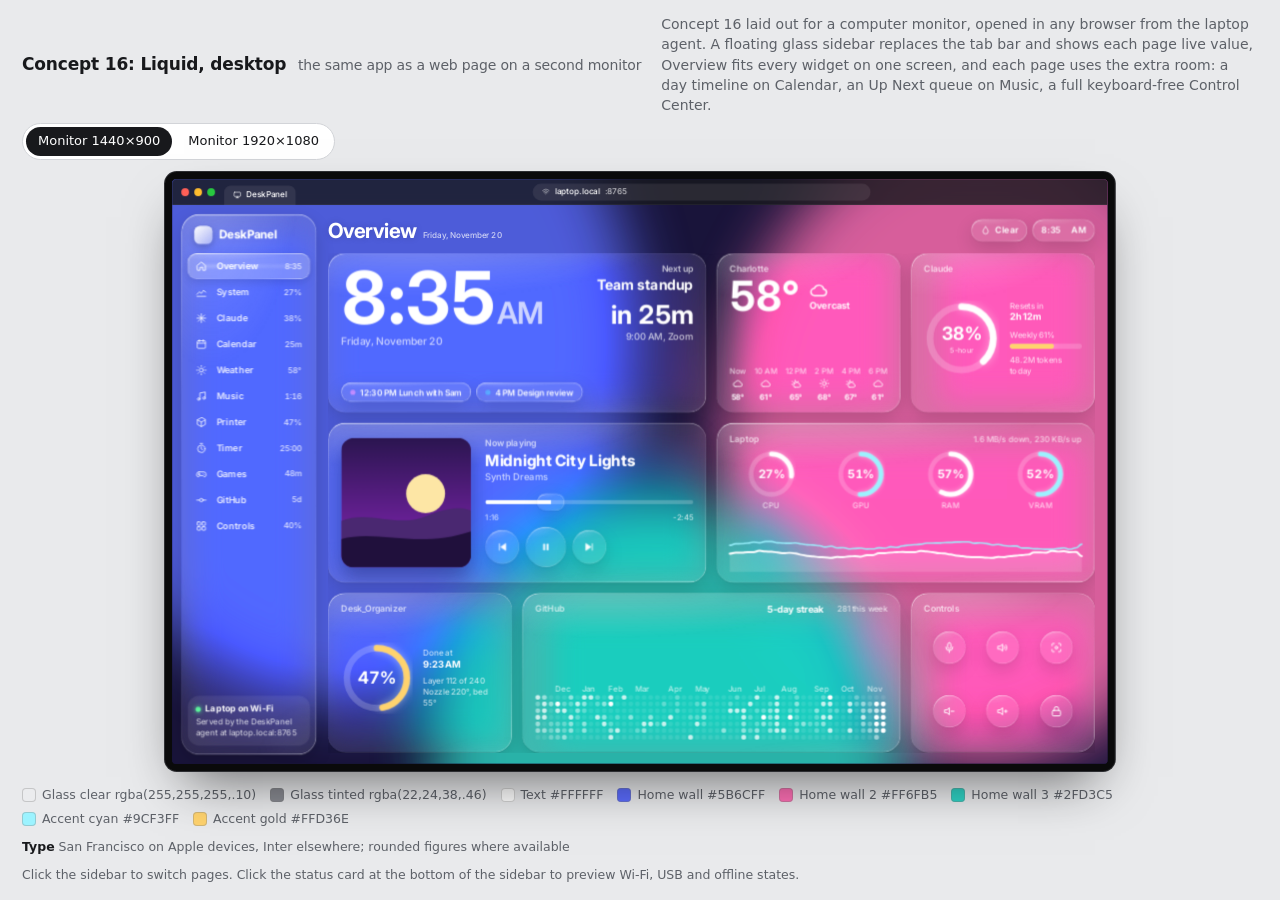
<file: screens sample/deskpanel-concept-16-liquid-desktop.html>
<!DOCTYPE html>
<html lang="en">
<head>
<meta charset="utf-8">
<meta name="viewport" content="width=device-width, initial-scale=1, viewport-fit=cover">
<title>DeskPanel concept 16: Liquid, desktop</title>
<link rel="preconnect" href="https://fonts.googleapis.com">
<link rel="preconnect" href="https://fonts.gstatic.com" crossorigin>
<link rel="stylesheet" href="https://fonts.googleapis.com/css2?family=Inter:wght@400;500;600;700;800&display=swap">
<style>
/* ---------- Page chrome (outside the device) ---------- */
:root {
  --pg-bg: #E9EAEC; --pg-ink: #18191C; --pg-muted: #5D6168; --pg-line: #D2D4D8; --pg-chip: #FFFFFF; --pg-chip-on: #18191C; --pg-chip-on-ink: #FFFFFF;
  color-scheme: light;
  box-sizing: border-box; padding-top: env(safe-area-inset-top, 0px); padding-bottom: env(safe-area-inset-bottom, 0px);
}
@media (prefers-color-scheme: dark) {
  :root:not([data-theme="light"]) { --pg-bg: #141518; --pg-ink: #ECEDEF; --pg-muted: #9A9EA6; --pg-line: #2A2C31; --pg-chip: #1E2024; --pg-chip-on: #ECEDEF; --pg-chip-on-ink: #141518; color-scheme: dark; }
}
:root[data-theme="dark"] { --pg-bg: #141518; --pg-ink: #ECEDEF; --pg-muted: #9A9EA6; --pg-line: #2A2C31; --pg-chip: #1E2024; --pg-chip-on: #ECEDEF; --pg-chip-on-ink: #141518; color-scheme: dark; }
html { height: 100%; }
body { margin: 0; min-height: 100%; height: 100dvh; display: grid; grid-template-rows: auto minmax(0, 1fr) auto; background: var(--pg-bg); color: var(--pg-ink);
  font: 14px/1.45 system-ui, -apple-system, "Segoe UI", Roboto, sans-serif; }
.pg-head { display: flex; flex-wrap: wrap; align-items: center; gap: 8px 20px; padding: 14px 22px 4px; }
.pg-head h1 { margin: 0; font-size: 17px; font-weight: 650; letter-spacing: -.01em; }
.pg-head h1 small { font-weight: 450; color: var(--pg-muted); margin-left: 6px; font-size: 14px; }
.pg-head p { margin: 0; color: var(--pg-muted); max-width: 70ch; flex: 1 1 340px; }
.pg-sizes { display: flex; gap: 4px; padding: 3px; border: 1px solid var(--pg-line); border-radius: 999px; background: var(--pg-chip); }
.pg-sizes button { font: inherit; font-size: 13px; border: 0; border-radius: 999px; padding: 5px 12px; background: transparent; color: var(--pg-ink); cursor: pointer; }
.pg-sizes button[aria-pressed="true"] { background: var(--pg-chip-on); color: var(--pg-chip-on-ink); }
.pg-sizes button:focus-visible { outline: 2px solid var(--pg-ink); outline-offset: 2px; }
#stage { display: flex; align-items: center; justify-content: center; min-height: 0; padding: 6px 12px; }
#device-wrap { position: relative; flex: none; }
#device { position: absolute; left: 0; top: 0; transform-origin: 0 0; padding: 11px; border-radius: 36px; background: #060607;
  box-shadow: 0 0 0 1.5px #2C2D31, 0 30px 70px -30px rgba(0,0,0,.55); }
.pg-foot { display: flex; flex-wrap: wrap; align-items: center; gap: 10px 24px; padding: 6px 22px 16px; color: var(--pg-muted); font-size: 12.5px; }
.pg-foot .sw { display: inline-flex; align-items: center; gap: 6px; }
.pg-foot .sw i { width: 14px; height: 14px; border-radius: 4px; display: inline-block; box-shadow: inset 0 0 0 1px rgba(127,127,127,.35); }
.pg-foot .swatches { display: flex; flex-wrap: wrap; gap: 6px 14px; }
.pg-foot b { color: var(--pg-ink); font-weight: 600; }

/* ---------- Device screen base (shared by all concepts) ---------- */
#screen { position: relative; overflow: hidden; border-radius: 25px; isolation: isolate; -webkit-font-smoothing: antialiased; }
#screen *, #screen *::before, #screen *::after { box-sizing: border-box; }
:where(#screen) button { font: inherit; color: inherit; background: none; border: 0; padding: 0; margin: 0; cursor: pointer; text-align: inherit; }
:where(#screen) [role="button"] { cursor: pointer; }
:where(#screen) :is(h1, h2, h3, p) { margin: 0; }
:where(#screen) .ic { width: 1em; height: 1em; flex: none; display: block; }
:where(#screen) .art { display: block; width: 100%; height: 100%; }
:where(#screen) .num { font-variant-numeric: tabular-nums; }
:where(#screen) .offline-banner { display: none; position: absolute; z-index: 20; }
:where(#screen[data-conn="off"]) .offline-banner { display: block; }
:where(#screen) .toast { position: absolute; z-index: 30; left: 50%; bottom: 16px; transform: translate(-50%, 0); white-space: nowrap; animation: toastIn .22s ease-out; }
:where(#screen) .toast.out { opacity: 0; transform: translate(-50%, 6px); transition: opacity .3s, transform .3s; }
@keyframes toastIn { from { opacity: 0; transform: translate(-50%, 8px); } }
@media (prefers-reduced-motion: reduce) { #screen *, #screen *::before, #screen *::after { transition: none !important; animation: none !important; } }

/* ---------- Concept styles ---------- */
/* Concept 16 — Liquid: a Liquid Glass style. Everything floats as translucent glass over a living wallpaper
   that takes its color from the content (the album art on Music). Specular rims, edge refraction where the browser
   supports it, a floating tab bar with a droplet that slides between tabs, Control Center style shortcuts. */
.liquid {
  --tx: #FFFFFF; --mu: rgba(255,255,255,.72); --fa: rgba(255,255,255,.5); --sep: rgba(255,255,255,.16); --acc: #FFFFFF; --focus: #fff;
  --gbg: rgba(255,255,255,.10); --gblur: 22px; --gsat: 175%; --shade: rgba(8,10,20,.12);
  --c1: #5B6CFF; --c2: #FF6FB5; --c3: #2FD3C5; --c4: #1B1640;
  color: var(--tx); font: 500 13.5px/1.3 -apple-system, BlinkMacSystemFont, "SF Pro Text", "Inter", system-ui, sans-serif; letter-spacing: -.01em;
  background: var(--c4);
}
.liquid[data-glass="tinted"] { --gbg: rgba(22,24,38,.46); --gblur: 28px; --shade: rgba(8,10,20,.22); }
@media (prefers-reduced-transparency: reduce) { .liquid { --gbg: rgba(26,28,44,.9); } }
.liquid .rnd { font-family: ui-rounded, "SF Pro Rounded", -apple-system, "Inter", sans-serif; font-weight: 700; letter-spacing: -.02em; font-variant-numeric: tabular-nums; }

/* Living wallpaper */
.liquid .wall { position: absolute; inset: 0; z-index: 0; overflow: hidden; background: var(--c4); }
.liquid .wall i { position: absolute; border-radius: 50%; filter: blur(46px); opacity: .95; transition: background 1s ease; animation: drift 22s ease-in-out infinite alternate; }
.liquid .wall i:nth-child(1) { width: 62%; height: 120%; left: -12%; top: -30%; background: var(--c1); }
.liquid .wall i:nth-child(2) { width: 55%; height: 110%; right: -14%; top: -10%; background: var(--c2); animation-delay: -7s; }
.liquid .wall i:nth-child(3) { width: 50%; height: 90%; left: 28%; bottom: -45%; background: var(--c3); animation-delay: -13s; }
@keyframes drift { to { transform: translate(6%, 5%) scale(1.08); } }
.liquid .wall .art { position: absolute; inset: -18%; width: 136%; height: 136%; filter: blur(40px) saturate(1.6) brightness(.85); transform: scale(1.05); }
.liquid .wall::after { content: ""; position: absolute; inset: 0; background: var(--shade); }
.liquid .lw { position: relative; z-index: 1; display: grid; grid-template-rows: auto 1fr; height: 100%; }

/* Glass material */
.liquid .glass { position: relative; isolation: isolate; background: var(--gbg); border-radius: var(--r, 26px);
  -webkit-backdrop-filter: blur(var(--gblur)) saturate(var(--gsat)); backdrop-filter: blur(var(--gblur)) saturate(var(--gsat));
  box-shadow: inset 0 1px 0 rgba(255,255,255,.42), inset 0 -1px 0 rgba(255,255,255,.08), 0 10px 30px rgba(0,0,0,.16), 0 1px 2px rgba(0,0,0,.08); }
.liquid.lens-on .glass { -webkit-backdrop-filter: url(#lens-soft) blur(var(--gblur)) saturate(var(--gsat)); backdrop-filter: url(#lens-soft) blur(var(--gblur)) saturate(var(--gsat)); }
.liquid.lens-on .glass.clear, .liquid.lens-on .lensed { -webkit-backdrop-filter: url(#lens) blur(2px) saturate(180%); backdrop-filter: url(#lens) blur(2px) saturate(180%); }
.liquid .glass::before { content: ""; position: absolute; inset: 0; border-radius: inherit; padding: 1.2px; pointer-events: none; z-index: 2;
  background: linear-gradient(140deg, rgba(255,255,255,.85), rgba(255,255,255,.12) 28%, rgba(255,255,255,0) 55%, rgba(255,255,255,.18) 78%, rgba(255,255,255,.55));
  -webkit-mask: linear-gradient(#000 0 0) content-box, linear-gradient(#000 0 0); -webkit-mask-composite: xor; mask: linear-gradient(#000 0 0) content-box exclude, linear-gradient(#000 0 0); }
.liquid .glass::after { content: ""; position: absolute; inset: 0; border-radius: inherit; pointer-events: none; z-index: -1;
  background: radial-gradient(120% 70% at 22% -10%, rgba(255,255,255,.22), transparent 55%), radial-gradient(80% 50% at 90% 120%, rgba(255,255,255,.08), transparent 60%); }

/* Top bar */
.liquid .top { display: flex; align-items: center; gap: 8px; padding: 10px 14px 6px 18px; }
.liquid .top h1 { font-size: 26px; font-weight: 700; letter-spacing: -.02em; text-shadow: 0 1px 12px rgba(0,0,0,.15); }
.liquid .top .sub { font-size: 12.5px; color: var(--mu); margin-left: 10px; }
.liquid .top .sp, .liquid .sp { flex: 1; }
.liquid .pill { --r: 99px; display: inline-flex; align-items: center; gap: 7px; height: 34px; padding: 0 14px; font-weight: 600; font-size: 13.5px; }
.liquid .pill .ic { font-size: 16px; }
.liquid .pill > * { position: relative; z-index: 3; }
.liquid[data-conn="off"] .dot { background: #FF6B6B; box-shadow: 0 0 8px #FF6B6B; }
.liquid .dot { width: 8px; height: 8px; border-radius: 50%; background: #5CF29B; box-shadow: 0 0 8px #5CF29B; }

/* Content */
.liquid .view { padding: 0 14px 72px; min-height: 0; overflow: auto; scrollbar-width: none; }
.liquid .g { display: grid; gap: 12px; height: 100%; min-height: 0; }
.liquid .card { padding: 12px 16px; min-width: 0; min-height: 0; display: flex; flex-direction: column; overflow: hidden; }
.liquid .card > * { position: relative; z-index: 3; }
.liquid .lab { font-size: 12.5px; font-weight: 600; color: var(--mu); }
.liquid .big { line-height: .92; }
.liquid .big small { font-size: .42em; color: var(--mu); margin-left: 2px; font-weight: 600; }
.liquid .row { display: flex; align-items: center; gap: 10px; }
.liquid .ell { white-space: nowrap; overflow: hidden; text-overflow: ellipsis; }
.liquid .mu { color: var(--mu); }
.liquid .chart { flex: 1; min-height: 30px; }
.liquid .chart svg { display: block; width: 100%; height: 100%; overflow: visible; }
.liquid svg text { font-family: -apple-system, "Inter", sans-serif; }

/* Bars, rings, sliders */
.liquid .bar { height: 8px; border-radius: 99px; background: rgba(255,255,255,.18); overflow: hidden; flex: none; }
.liquid .bar i { display: block; height: 100%; width: calc(var(--p, 0) * 100%); border-radius: inherit; background: var(--bc, #fff); box-shadow: 0 0 12px rgba(255,255,255,.35); transition: width .5s; }
.liquid .ring { position: relative; display: grid; place-items: center; aspect-ratio: 1; flex: none; }
.liquid .ring svg { position: absolute; inset: 0; width: 100%; height: 100%; transform: rotate(-90deg); }
.liquid .ring .fill { transition: stroke-dashoffset .6s; filter: drop-shadow(0 0 6px rgba(255,255,255,.45)); }
.liquid .slider { position: relative; height: 30px; cursor: pointer; flex: none; }
.liquid .slider .trk { position: absolute; left: 0; right: 0; top: 12px; height: 6px; border-radius: 99px; background: rgba(255,255,255,.22); overflow: hidden; }
.liquid .slider .trk i { display: block; height: 100%; width: calc(var(--p, 0) * 100%); background: #fff; transition: width .3s linear; }
.liquid .slider .knob { --r: 99px; position: absolute; top: 2px; left: calc(var(--p, 0) * 100% - 21px); width: 42px; height: 26px; transition: left .3s linear; }

/* Buttons */
.liquid .gbtn { --r: 99px; display: inline-flex; align-items: center; justify-content: center; gap: 8px; height: 40px; padding: 0 18px; font-weight: 650; font-size: 14px; transition: transform .25s cubic-bezier(.3, 1.6, .5, 1); }
.liquid .gbtn > * { position: relative; z-index: 3; }
.liquid .gbtn:active { transform: scale(1.08); }
.liquid .gbtn.solid { background: rgba(255,255,255,.92); color: #111; }
.liquid .gbtn[disabled] { opacity: .55; }
.liquid .gbtn .ic { font-size: 18px; }
.liquid .circ { --r: 50%; width: 52px; height: 52px; padding: 0; }
.liquid .circ.xl { width: 76px; height: 76px; }
.liquid .circ.xl .ic { font-size: 28px; }

/* Segmented control */
.liquid .seg { --r: 99px; display: inline-flex; padding: 3px; gap: 2px; }
.liquid .seg button { position: relative; z-index: 3; height: 30px; padding: 0 16px; border-radius: 99px; font-weight: 600; font-size: 13px; color: var(--mu); }
.liquid .seg button[aria-pressed="true"] { color: #111; background: rgba(255,255,255,.9); box-shadow: 0 2px 8px rgba(0,0,0,.15); }

/* Floating tab bar */
.liquid .tabbar { position: absolute; z-index: 10; left: 50%; bottom: 10px; transform: translateX(-50%); display: flex; align-items: center; gap: 8px; }
.liquid .tabs { --r: 99px; display: flex; padding: 5px; position: relative; }
.liquid .tabs button { position: relative; z-index: 3; width: 42px; height: 38px; border-radius: 99px; display: grid; place-items: center; font-size: 18px; color: rgba(255,255,255,.85); transition: color .3s; }
.liquid .tabs button[aria-current="page"] { color: #fff; }
.liquid .drop { --r: 99px; position: absolute; z-index: 2; left: 5px; top: 5px; width: 42px; height: 38px; background: rgba(255,255,255,.26); transition: transform .5s cubic-bezier(.3, 1.45, .45, 1), width .5s; box-shadow: inset 0 1px 0 rgba(255,255,255,.6), 0 4px 14px rgba(0,0,0,.15); }
.liquid .tabbar .conn { --r: 50%; width: 48px; height: 48px; display: grid; place-items: center; font-size: 18px; }
.liquid .tabbar .conn > * { position: relative; z-index: 3; }

/* Lists */
.liquid .li { display: grid; grid-template-columns: auto 1fr auto; gap: 12px; align-items: center; padding: 5px 0; }
.liquid .li + .li { border-top: 1px solid var(--sep); }
.liquid .li b { display: block; font-size: 14.5px; font-weight: 650; }

/* Control Center style shortcuts */
.liquid .cc { grid-template-columns: repeat(3, 1fr) .9fr; grid-template-rows: 1fr 1fr; }
.liquid .tog { display: flex; flex-direction: column; align-items: center; justify-content: center; gap: 8px; font-weight: 600; font-size: 13px; }
.liquid .tog .c { --r: 50%; width: 72px; height: 72px; display: grid; place-items: center; font-size: 28px; transition: transform .25s cubic-bezier(.3, 1.6, .5, 1), background .25s; }
.liquid .tog .c > * { position: relative; z-index: 3; }
.liquid .tog:active .c { transform: scale(1.1); }
.liquid .tog.on .c { background: rgba(255,255,255,.95); color: #E5484D; }
.liquid .tog small { font-size: 11.5px; color: var(--mu); font-weight: 500; margin-top: -4px; }
.liquid .vol { --r: 30px; grid-column: 4; grid-row: 1 / 3; position: relative; overflow: hidden; display: flex; flex-direction: column; }
.liquid .vol .lvl { position: absolute; left: 0; right: 0; bottom: 0; height: calc(var(--p, 0) * 100%); background: rgba(255,255,255,.9); transition: height .35s cubic-bezier(.3, 1.3, .5, 1); z-index: 1; border-radius: 0 0 30px 30px; }
.liquid .vol button { position: relative; z-index: 3; flex: 1; display: grid; place-items: center; font-size: 22px; color: #fff; mix-blend-mode: difference; }
.liquid .vol .vl { position: absolute; z-index: 3; left: 0; right: 0; top: 50%; transform: translateY(-50%); text-align: center; font-weight: 700; font-size: 15px; pointer-events: none; mix-blend-mode: difference; }

/* Offline + toast */
.liquid .offline-banner { --r: 18px; top: 54px; left: 50%; transform: translateX(-50%); padding: 9px 16px; max-width: 80%; text-align: center; font-size: 12.5px; border-radius: 18px; background: rgba(229,72,77,.55); -webkit-backdrop-filter: blur(20px); backdrop-filter: blur(20px); box-shadow: inset 0 1px 0 rgba(255,255,255,.4); }
.liquid[data-conn="off"] .wall { filter: grayscale(.8); }
.liquid .toast { bottom: 72px; padding: 9px 18px; border-radius: 99px; font-weight: 650; font-size: 13.5px; background: rgba(255,255,255,.16); -webkit-backdrop-filter: blur(24px) saturate(180%); backdrop-filter: blur(24px) saturate(180%); box-shadow: inset 0 1px 0 rgba(255,255,255,.5), 0 8px 24px rgba(0,0,0,.2); }
/* Concept 16, desktop: the same Liquid Glass app as a web page on a second monitor.
   A floating glass sidebar replaces the tab bar, Overview shows every widget at once. */
#device { padding: 11px; border-radius: 18px; background: #0A0A0B; box-shadow: 0 0 0 1.5px #2C2D31, 0 40px 80px -30px rgba(0,0,0,.6); }
#screen.desk { border-radius: 6px; }
.liquid.desk { font-size: 14.5px; }

/* Browser window chrome (not part of the app) */
.desk .browser { position: relative; z-index: 2; height: 40px; display: flex; align-items: center; gap: 14px; padding: 0 14px; background: rgba(24,25,30,.82); -webkit-backdrop-filter: blur(20px); backdrop-filter: blur(20px); border-bottom: 1px solid rgba(255,255,255,.08); font-size: 12.5px; color: rgba(255,255,255,.8); }
.desk .browser .lights { display: flex; gap: 8px; } .desk .browser .lights i { width: 12px; height: 12px; border-radius: 50%; background: #FF5F57; } .desk .browser .lights i:nth-child(2) { background: #FEBC2E; } .desk .browser .lights i:nth-child(3) { background: #28C840; }
.desk .browser .tab { display: flex; align-items: center; gap: 8px; height: 30px; padding: 0 14px; margin-top: 10px; border-radius: 10px 10px 0 0; background: rgba(255,255,255,.08); color: #fff; }
.desk .browser .url { flex: 1; max-width: 520px; margin: 0 auto; height: 26px; border-radius: 99px; background: rgba(255,255,255,.08); display: flex; align-items: center; gap: 8px; padding: 0 14px; color: rgba(255,255,255,.75); }
.desk .browser .url b { color: #fff; font-weight: 500; }

.desk .app { position: relative; z-index: 1; display: grid; grid-template-columns: 236px 1fr; height: calc(100% - 40px); }
.desk .lw { display: contents; }

/* Floating glass sidebar */
.desk .side { --r: 28px; margin: 14px; display: flex; flex-direction: column; padding: 14px 10px; min-height: 0; }
.desk .side > * { position: relative; z-index: 3; }
.desk .side .brand { display: flex; align-items: center; gap: 10px; padding: 4px 10px 14px; font-size: 18px; font-weight: 750; letter-spacing: -.02em; }
.desk .side .brand i { width: 28px; height: 28px; border-radius: 9px; background: linear-gradient(135deg, #fff, rgba(255,255,255,.4)); box-shadow: inset 0 1px 0 #fff, 0 4px 12px rgba(0,0,0,.2); }
.desk .side .items { position: relative; display: flex; flex-direction: column; }
.desk .side .items button { position: relative; z-index: 3; display: grid; grid-template-columns: 22px 1fr auto; gap: 10px; align-items: center; height: 40px; padding: 0 12px; border-radius: 14px; font-weight: 600; font-size: 14px; text-align: left; color: rgba(255,255,255,.88); }
.desk .side .items button .ic { font-size: 18px; }
.desk .side .items button span:last-child { font-size: 12.5px; font-weight: 600; color: var(--mu); font-variant-numeric: tabular-nums; }
.desk .side .items button[aria-current="page"] { color: #fff; }
.desk .side .vdrop { --r: 14px; position: absolute; z-index: 2; left: 0; right: 0; top: 0; height: 40px; background: rgba(255,255,255,.24); transition: transform .5s cubic-bezier(.3, 1.4, .45, 1); box-shadow: inset 0 1px 0 rgba(255,255,255,.55), 0 4px 14px rgba(0,0,0,.14); }
.desk .side .foot { margin-top: auto; padding: 12px; border-radius: 18px; background: rgba(255,255,255,.08); font-size: 12.5px; color: var(--mu); text-align: left; }
.desk .side .foot b { display: flex; align-items: center; gap: 7px; color: #fff; font-size: 13.5px; margin-bottom: 3px; }

/* Main column */
.desk .mainc { display: grid; grid-template-rows: auto 1fr; min-width: 0; min-height: 0; padding: 0 20px 18px 4px; }
.desk .top { padding: 18px 0 14px; }
.desk .top h1 { font-size: 32px; }
.desk .view { padding: 0; }
.desk .g { gap: 16px; }
.desk .card { padding: 16px 20px; }
.desk .lab { font-size: 13.5px; }
.desk .toast { bottom: 24px; left: calc(50% + 118px); }
.desk .offline-banner { top: 64px; left: calc(50% + 118px); }
.desk .pill, .desk .gbtn { white-space: nowrap; }
.desk .big small { white-space: nowrap; }

</style>
</head>
<body>
<header class="pg-head">
  <h1>Concept 16: Liquid, desktop <small>the same app as a web page on a second monitor</small></h1>
  <p>Concept 16 laid out for a computer monitor, opened in any browser from the laptop agent. A floating glass sidebar replaces the tab bar and shows each page live value, Overview fits every widget on one screen, and each page uses the extra room: a day timeline on Calendar, an Up Next queue on Music, a full keyboard-free Control Center.</p>
  <div class="pg-sizes" role="group" aria-label="Screen size">
    <button type="button" data-size="hd" aria-pressed="true">Monitor 1440×900</button><button type="button" data-size="fhd" aria-pressed="false">Monitor 1920×1080</button>
  </div>
</header>
<div id="stage"><div id="device-wrap"><div id="device"><div id="screen" class="liquid"></div></div></div></div>
<footer class="pg-foot">
  <div class="swatches"><span class="sw"><i style="background:rgba(255,255,255,.10)"></i>Glass clear rgba(255,255,255,.10)</span><span class="sw"><i style="background:rgba(22,24,38,.46)"></i>Glass tinted rgba(22,24,38,.46)</span><span class="sw"><i style="background:#FFFFFF"></i>Text #FFFFFF</span><span class="sw"><i style="background:#5B6CFF"></i>Home wall #5B6CFF</span><span class="sw"><i style="background:#FF6FB5"></i>Home wall 2 #FF6FB5</span><span class="sw"><i style="background:#2FD3C5"></i>Home wall 3 #2FD3C5</span><span class="sw"><i style="background:#9CF3FF"></i>Accent cyan #9CF3FF</span><span class="sw"><i style="background:#FFD36E"></i>Accent gold #FFD36E</span></div>
  <span><b>Type</b> San Francisco on Apple devices, Inter elsewhere; rounded figures where available</span>
  <span>Click the sidebar to switch pages. Click the status card at the bottom of the sidebar to preview Wi‑Fi, USB and offline states.</span>
</footer>
<script>
window.DP_SIZES = { hd: [1440, 900], fhd: [1920, 1080] };
/* ============================================================
   DeskPanel concept — shared core
   Mock data, simulated clock, icons, chart helpers and the
   app shell (navigation, live bindings, actions, scaling).
   Every concept file uses this same core; only the
   frame/nav/page renderers and CSS differ.
   ============================================================ */
(() => {
'use strict';

/* ---------- Simulated clock (fixed scene: Fri Nov 20, 8:35 AM) ---------- */
const T0 = Date.now();
const START = new Date(2026, 10, 20, 8, 35, 0);
const now = () => new Date(START.getTime() + (Date.now() - T0));
const DAY = ['Sunday','Monday','Tuesday','Wednesday','Thursday','Friday','Saturday'];
const DAY3 = DAY.map(d => d.slice(0, 3));
const MONTH = ['January','February','March','April','May','June','July','August','September','October','November','December'];
const MON3 = MONTH.map(m => m.slice(0, 3));
const pad = n => String(n).padStart(2, '0');
const clock = d => (d.getHours() % 12 || 12) + ':' + pad(d.getMinutes());
const ampm = d => d.getHours() < 12 ? 'AM' : 'PM';
const dur = min => { min = Math.max(0, Math.round(min)); const h = Math.floor(min / 60), m = min % 60; return h ? `${h}h ${m}m` : `${m}m`; };
const ms = s => { s = Math.max(0, Math.round(s)); return Math.floor(s / 60) + ':' + pad(s % 60); };
const clamp = (v, a, b) => Math.min(b, Math.max(a, v));
function rng(seed) { return () => (seed = (seed * 16807) % 2147483647) / 2147483647; }
const R = rng(42);

/* ---------- Mock data ---------- */
const hist = (n, base, amp, f) => Array.from({ length: n }, (_, i) => base + amp * Math.sin(i / f) + (R() - .5) * amp * .5);

const D = {
  sys: {
    cpu: 30, gpu: 48, gpuTemp: 52, ram: 18.4, ramTotal: 32, vram: 6.2, vramTotal: 12,
    down: 1.8, up: 220, cpuName: 'Ryzen 7 7800X3D', gpuName: 'GeForce RTX 4070', disk: 58,
    cpuHist: hist(60, 30, 6, 4), gpuHist: hist(60, 48, 7, 5)
  },
  net: {
    latency: 17, jitter: 2.1, loss: 0, uptime: '3d 5h', lastDrop: '3 days ago',
    today: 3.2, month: 412.0, dl: 942, ul: 38, ping: 9, tested: '2h ago', nowDl: 15.1, nowUl: 1.8,
    latHist: Array.from({ length: 120 }, (_, i) => 16 + R() * 3 + (i === 40 || i === 96 ? 14 : 0))
  },
  claude: {
    five: 38, fiveReset: 132, week: 61, weekReset: 'Sat 2:01 PM',
    tokens: '48.2M', output: '182K', messages: 214, lastHour: '6.1M',
    days: [28.4, 6.9, 21.5, 55.3, 43.1, 62.0, 48.2],
    models: [['Opus', 31.0], ['Sonnet', 15.1], ['Haiku', 2.1]]
  },
  cal: {
    today: [
      { start: '9:00 AM', end: '9:15 AM', mins: 540, title: 'Team standup', where: 'Zoom', cal: 'Work', color: '#5AA9FF' },
      { start: '12:30 PM', end: '1:30 PM', mins: 750, title: 'Lunch with Sam', where: 'Corner Cafe', cal: 'Personal', color: '#C18CFF' },
      { start: '4:00 PM', end: '4:45 PM', mins: 960, title: 'Design review', where: 'Google Meet', cal: 'Work', color: '#5AA9FF' }
    ],
    later: [
      { day: 'Saturday', start: '10:00 AM', title: 'Filament pickup', where: 'Maker Supply Co.', cal: 'Personal', color: '#C18CFF' },
      { day: 'Monday', start: '9:00 AM', title: 'Team standup', where: 'Zoom', cal: 'Work', color: '#5AA9FF' },
      { day: 'Tuesday', start: '7:30 PM', title: 'Game night', where: 'Discord', cal: 'Personal', color: '#C18CFF' }
    ]
  },
  wx: {
    city: 'Charlotte', temp: 58, cond: 'Overcast', icon: 'cloud', feels: 53, humidity: 53, wind: 5, updated: '8:30 AM',
    hours: [['Now', 58, 'cloud'], ['9 AM', 59, 'cloud'], ['10 AM', 61, 'cloud'], ['11 AM', 63, 'partly'], ['12 PM', 65, 'partly'],
      ['1 PM', 67, 'sun'], ['2 PM', 68, 'sun'], ['3 PM', 69, 'sun'], ['4 PM', 67, 'partly'], ['5 PM', 64, 'cloud'], ['6 PM', 61, 'cloud'], ['7 PM', 57, 'cloud']],
    days: [['Today', 'cloud', 69, 40, 0], ['Sat', 'rain', 61, 48, 63], ['Sun', 'rain', 57, 54, 54], ['Mon', 'rain', 68, 56, 38], ['Tue', 'cloud', 62, 50, 0], ['Wed', 'rain', 50, 43, 46]]
  },
  tracks: [
    { title: 'Midnight City Lights', artist: 'Synth Dreams', album: 'Neon Skyline', len: 241, hue: 262 },
    { title: 'Low Tide Radio', artist: 'Harbor Static', album: 'Salt & Signal', len: 214, hue: 196 },
    { title: 'Paper Planets', artist: 'Juno Vale', album: 'Orbit Season', len: 192, hue: 28 },
    { title: 'Afterglow Freeway', artist: 'The Night Shift', album: 'Overpass', len: 265, hue: 330 }
  ],
  printer: {
    name: 'X1 Carbon', model: 'X1C', status: 'Printing', job: 'Desk_Organizer', speed: 'Standard',
    pct: 47, left: 48, layer: 112, layers: 240, nozzle: 220, nozzleT: 220, bed: 55, bedT: 55, chamber: 34,
    ams: [{ c: '#F1F1EE', t: 'PLA', n: 'White' }, { c: '#1D1E21', t: 'PLA', n: 'Black' }, { c: '#F5A623', t: 'PETG', n: 'Amber', active: true }, { c: '#3B82F6', t: 'PLA', n: 'Blue' }]
  },
  games: {
    now: { title: 'Starfall Tactics', hue: 252, session: 48, total: 128, friends: 2 },
    recent: [['Harbor Lights', 41, 205], ['Iron Orchard', 16, 95], ['Neon Drift', 12, 318], ['Frostline', 5.0, 205], ['Ember Keep', 75, 20]]
  },
  gh: {
    total: '1,033', commits: 120, private: 907, issues: 1, streak: 5, longest: 10, best: 75, bestDay: 'Nov 16',
    week: [0, 75, 68, 48, 58, 32, 0], lastWeek: [0, 28, 14, 20, 24, 10, 5], weekTotal: 281, delta: 180,
    repos: [['pixel-garden', 222], ['tide-engine', 201], ['deskpanel', 111], ['lumen-notes', 88]]
  },
  shortcuts: [
    { id: 'mic', label: 'Mute mic', icon: 'mic' }, { id: 'sound', label: 'Mute sound', icon: 'speaker' },
    { id: 'voldown', label: 'Volume down', icon: 'volDown' }, { id: 'volup', label: 'Volume up', icon: 'volUp' },
    { id: 'shot', label: 'Screenshot', icon: 'shot' }, { id: 'term', label: 'Terminal', icon: 'terminal' },
    { id: 'dl', label: 'Downloads', icon: 'folder' }, { id: 'lock', label: 'Lock PC', icon: 'lock' }
  ],
  timerModes: [{ id: 'focus', label: 'Focus', min: 25 }, { id: 'short', label: 'Short break', min: 5 }, { id: 'long', label: 'Long break', min: 15 }]
};

/* 7-day labels ending today, GitHub heatmap (53 weeks ending this week) */
(() => {
  const t = START;
  D.claude.labels = D.claude.days.map((_, i) => i === 6 ? 'Today' : DAY3[(t.getDay() - 6 + i + 7) % 7]);
  const sat = new Date(t); sat.setDate(t.getDate() + (6 - t.getDay()));
  const first = new Date(sat); first.setDate(sat.getDate() - 53 * 7 + 1);
  const busy = { 5: .6, 6: .75, 7: .5, 9: .55, 10: .8, 11: .85, 1: .35, 2: .3, 3: .15, 4: .35, 8: .45, 0: .3 };
  const r = rng(7); const weeks = []; const months = [];
  for (let w = 0; w < 53; w++) {
    const col = [];
    for (let d = 0; d < 7; d++) {
      const day = new Date(first); day.setDate(first.getDate() + w * 7 + d);
      if (day > t) { col.push(null); continue; }
      const p = busy[day.getMonth()] * (d === 0 || d === 6 ? .5 : 1);
      col.push(r() < p ? Math.ceil(r() ** 2 * 22) : 0);
    }
    const ws = new Date(first); ws.setDate(first.getDate() + w * 7);
    const prev = new Date(ws); prev.setDate(ws.getDate() - 7);
    if (w > 0 && ws.getMonth() !== prev.getMonth() && w < 52) months.push({ i: w, label: MON3[ws.getMonth()] });
    weeks.push(col);
  }
  weeks[52] = D.gh.week.map((v, i) => i > t.getDay() ? null : v);
  weeks[51] = D.gh.lastWeek.slice();
  D.gh.weeks = weeks; D.gh.months = months;
})();

/* ---------- Live state ---------- */
const S = {
  page: 'home', sysTab: 'pc', conn: 'wifi', size: window.DP_SIZES ? Object.keys(window.DP_SIZES)[0] : 'phone',
  track: 0, pos: 75, playing: true,
  mic: false, sound: false, vol: 40,
  tMode: 'focus', tLeft: 25 * 60, tRun: false, sessions: 2,
  st: { running: false, p: 0, dl: 942, ul: 38, ping: 9, when: '2h ago' },
  lastSync: null
};

/* ---------- Icons (24px, stroke = currentColor) ---------- */
const P = {
  home: '<path d="M3.5 10.5 12 3.5l8.5 7V20a.5.5 0 0 1-.5.5h-5v-6H9v6H4a.5.5 0 0 1-.5-.5z"/>',
  system: '<path d="M3 16.5 8 11l4 3.5 4.5-6.5 4.5 4"/><path d="M3 20.5h18"/>',
  claude: '<path d="M12 3v18M3 12h18M5.6 5.6l12.8 12.8M18.4 5.6 5.6 18.4"/>',
  calendar: '<rect x="3.5" y="5" width="17" height="15.5" rx="2"/><path d="M3.5 10h17M8 3v4M16 3v4"/>',
  weather: '<circle cx="12" cy="12" r="4"/><path d="M12 2.5v2M12 19.5v2M2.5 12h2M19.5 12h2M5.3 5.3l1.4 1.4M17.3 17.3l1.4 1.4M5.3 18.7l1.4-1.4M17.3 6.7l1.4-1.4"/>',
  music: '<path d="M9 18V5.5l11-2V16"/><circle cx="6.5" cy="18" r="2.5"/><circle cx="17.5" cy="16" r="2.5"/>',
  printer: '<path d="M12 2.8 3.8 7.3v9.4l8.2 4.5 8.2-4.5V7.3z"/><path d="M3.8 7.3 12 11.8l8.2-4.5M12 11.8v9.4"/>',
  timer: '<circle cx="12" cy="13.5" r="7.5"/><path d="M12 9.5v4l2.5 2M9.5 2.5h5"/>',
  games: '<path d="M7 7.5h10a4.5 4.5 0 0 1 4.5 4.5v2.5a3 3 0 0 1-5.4 1.8L15 15h-6l-1.1 1.3a3 3 0 0 1-5.4-1.8V12A4.5 4.5 0 0 1 7 7.5z"/><path d="M7.5 10.5v3.5M5.75 12.25h3.5"/><circle cx="16" cy="11" r=".9" fill="currentColor" stroke="none"/><circle cx="18" cy="13.2" r=".9" fill="currentColor" stroke="none"/>',
  github: '<circle cx="12" cy="12" r="3.5"/><path d="M2.5 12h6M15.5 12h6"/>',
  shortcuts: '<rect x="3.5" y="3.5" width="7" height="7" rx="1.5"/><rect x="13.5" y="3.5" width="7" height="7" rx="1.5"/><rect x="3.5" y="13.5" width="7" height="7" rx="1.5"/><rect x="13.5" y="13.5" width="7" height="7" rx="1.5"/>',
  monitor: '<rect x="2.5" y="4" width="19" height="12.5" rx="2"/><path d="M8.5 20.5h7M12 16.5v4"/>',
  wifi: '<path d="M2.5 9a14 14 0 0 1 19 0M5.5 12.5a9.5 9.5 0 0 1 13 0M8.7 15.8a5 5 0 0 1 6.6 0"/><circle cx="12" cy="19.3" r="1.1" fill="currentColor" stroke="none"/>',
  usb: '<path d="M9 2.5v4.5M15 2.5v4.5M6.5 7h11v4a5.5 5.5 0 0 1-11 0zM12 16.5v5"/>',
  off: '<path d="M2.5 9a14 14 0 0 1 4.2-2.8M10.5 5.6A14 14 0 0 1 21.5 9M8.7 15.8a5 5 0 0 1 6.6 0M3 3l18 18"/>',
  cloud: '<path d="M7 18.5h10.5a4 4 0 0 0 .6-7.95A6 6 0 0 0 6.6 9.7 4.4 4.4 0 0 0 7 18.5z"/>',
  partly: '<path d="M9.5 6.5V4.5M4.4 8.6l-1.4-1.4M14.6 8.6 16 7.2M3.5 13.5h-1"/><path d="M6.4 12.3a3.8 3.8 0 0 1 6.9-2.8"/><path d="M9 20h9a3.3 3.3 0 0 0 .5-6.55A5 5 0 0 0 8.8 12.7 3.7 3.7 0 0 0 9 20z"/>',
  sun: '<circle cx="12" cy="12" r="4"/><path d="M12 2.5v2M12 19.5v2M2.5 12h2M19.5 12h2M5.3 5.3l1.4 1.4M17.3 17.3l1.4 1.4M5.3 18.7l1.4-1.4M17.3 6.7l1.4-1.4"/>',
  rain: '<path d="M7 15h10.5a3.6 3.6 0 0 0 .5-7.15A5.5 5.5 0 0 0 7.4 7.2 3.9 3.9 0 0 0 7 15z"/><path d="M8.5 18l-1 2.5M12.5 18l-1 2.5M16.5 18l-1 2.5"/>',
  mic: '<rect x="9" y="3" width="6" height="11" rx="3"/><path d="M5.5 11a6.5 6.5 0 0 0 13 0M12 17.5v3.5"/>',
  micOff: '<path d="M15 10V6a3 3 0 0 0-5.7-1.3M9 9v2a3 3 0 0 0 4.9 2.3M5.5 11a6.5 6.5 0 0 0 10.9 4.8M18.5 11c0 .7-.1 1.4-.3 2M12 17.5v3.5M3.5 3.5l17 17"/>',
  speaker: '<path d="M4 9.5h3.5L12 5.5v13l-4.5-4H4z"/><path d="M15.5 9.5a3.5 3.5 0 0 1 0 5M18 7a7 7 0 0 1 0 10"/>',
  speakerOff: '<path d="M4 9.5h3.5L12 5.5v13l-4.5-4H4z"/><path d="M15.5 9.5l5 5M20.5 9.5l-5 5"/>',
  volDown: '<path d="M4 9.5h3.5L12 5.5v13l-4.5-4H4z"/><path d="M15.5 12h5"/>',
  volUp: '<path d="M4 9.5h3.5L12 5.5v13l-4.5-4H4z"/><path d="M15.5 12h5M18 9.5v5"/>',
  shot: '<path d="M4 8.5V5.5a1 1 0 0 1 1-1h3M16 4.5h3a1 1 0 0 1 1 1v3M20 15.5v3a1 1 0 0 1-1 1h-3M8 19.5H5a1 1 0 0 1-1-1v-3"/><circle cx="12" cy="12" r="2.5"/>',
  terminal: '<rect x="2.5" y="4" width="19" height="16" rx="2"/><path d="M7 9.5l2.8 2.5L7 14.5M12.5 15h4.5"/>',
  folder: '<path d="M3 6.5a1 1 0 0 1 1-1h5l2 2.2h9a1 1 0 0 1 1 1V18a1 1 0 0 1-1 1H4a1 1 0 0 1-1-1z"/>',
  lock: '<rect x="4.5" y="10.5" width="15" height="10" rx="2"/><path d="M8 10.5V7.5a4 4 0 0 1 8 0v3"/>',
  play: '<path d="M8 5.2v13.6L19 12z" fill="currentColor"/>',
  pause: '<rect x="6.5" y="5" width="3.8" height="14" rx="1" fill="currentColor" stroke="none"/><rect x="13.7" y="5" width="3.8" height="14" rx="1" fill="currentColor" stroke="none"/>',
  prev: '<path d="M6 5.5v13"/><path d="M18.5 5.5 9 12l9.5 6.5z" fill="currentColor"/>',
  next: '<path d="M18 5.5v13"/><path d="M5.5 5.5 15 12l-9.5 6.5z" fill="currentColor"/>',
  reset: '<path d="M4 12a8 8 0 1 0 2.6-5.9L4 8.5M4 3.5v5h5"/>',
  flame: '<path d="M12 3s5 4.3 5 9.3a5 5 0 0 1-10 0c0-2.8 2-3.9 2.3-6.3C10.8 7.3 12 3 12 3z"/>',
  bed: '<path d="M12 4 2.5 8.5 12 13l9.5-4.5zM2.5 13 12 17.5l9.5-4.5"/>',
  thermo: '<path d="M10 14.3V5a2 2 0 0 1 4 0v9.3a4 4 0 1 1-4 0z"/>',
  down: '<path d="M12 4.5v15M6.5 14l5.5 5.5 5.5-5.5"/>',
  up: '<path d="M12 19.5v-15M6.5 10 12 4.5l5.5 5.5"/>',
  drop: '<path d="M12 3.5s6 6.3 6 10.5a6 6 0 0 1-12 0c0-4.2 6-10.5 6-10.5z"/>',
  wind: '<path d="M3 8.5h10.5a2.5 2.5 0 1 0-2.5-2.5M3 12.5h15a2.5 2.5 0 1 1-2.5 2.5M3 16.5h7"/>',
  users: '<circle cx="9" cy="8.5" r="3.2"/><path d="M3 19.5a6 6 0 0 1 12 0M15.5 5.6a3.2 3.2 0 0 1 0 5.8M17.5 14a6 6 0 0 1 3.5 5.5"/>',
  clock: '<circle cx="12" cy="12" r="8.5"/><path d="M12 7.5V12l3 2"/>',
  pin: '<path d="M12 21s6.5-6 6.5-11a6.5 6.5 0 0 0-13 0c0 5 6.5 11 6.5 11z"/><circle cx="12" cy="10" r="2.3"/>'
};
const icon = (n, cls = '') => `<svg class="ic ${cls}" viewBox="0 0 24 24" fill="none" stroke="currentColor" stroke-width="1.8" stroke-linecap="round" stroke-linejoin="round" aria-hidden="true">${P[n] || ''}</svg>`;

/* ---------- Generated cover art: sun over layered hills ---------- */
let uid = 0;
function art(hue, seed = 1, opts = {}) {
  const id = 'a' + (++uid), W = opts.w || 100, k = W / 100;
  const sx = (28 + (seed * 37) % 44) * k, sy = 30 + (seed * 13) % 14;
  const sat = opts.sat ?? 58;
  return `<svg class="art" viewBox="0 0 ${W} 100" preserveAspectRatio="xMidYMid slice" aria-hidden="true">
    <defs><linearGradient id="${id}" x1="0" y1="0" x2="0" y2="1">
      <stop offset="0" stop-color="hsl(${hue} ${sat}% 20%)"/><stop offset="1" stop-color="hsl(${hue + 18} ${sat + 8}% 44%)"/></linearGradient></defs>
    <rect width="${W}" height="100" fill="url(#${id})"/>
    <circle cx="${sx}" cy="${sy}" r="15" fill="hsl(44 96% 82%)"/>
    <g transform="scale(${k} 1)"><path d="M0 64 C 22 55 42 70 66 60 S 100 56 100 56 V100 H0z" fill="hsl(${hue + 6} ${sat - 10}% 30%)"/>
    <path d="M0 78 C 28 70 58 86 100 72 V100 H0z" fill="hsl(${hue} ${sat}% 15%)"/></g></svg>`;
}

/* ---------- Chart helpers ---------- */
function linePath(vals, w, h, lo, hi, pad = 2) {
  const n = vals.length, dx = w / (n - 1);
  const y = v => pad + (h - 2 * pad) * (1 - (clamp(v, lo, hi) - lo) / (hi - lo));
  let d = `M0 ${y(vals[0]).toFixed(1)}`;
  for (let i = 1; i < n; i++) {
    const x0 = (i - 1) * dx, x1 = i * dx, xm = (x0 + x1) / 2;
    d += ` C${xm.toFixed(1)} ${y(vals[i - 1]).toFixed(1)} ${xm.toFixed(1)} ${y(vals[i]).toFixed(1)} ${x1.toFixed(1)} ${y(vals[i]).toFixed(1)}`;
  }
  return d;
}
function stepPath(vals, w, h, lo, hi) {
  const n = vals.length, dx = w / n;
  const y = v => (h * (1 - (clamp(v, lo, hi) - lo) / (hi - lo))).toFixed(1);
  let d = `M0 ${y(vals[0])}`;
  vals.forEach((v, i) => { d += ` H${(i * dx).toFixed(1)} V${y(v)}`; });
  return d + ` H${w}`;
}
function arc(cx, cy, r, a0, a1) {
  const p = a => [cx + r * Math.cos((a - 90) * Math.PI / 180), cy + r * Math.sin((a - 90) * Math.PI / 180)];
  const [x0, y0] = p(a0), [x1, y1] = p(a1);
  return `M${x0.toFixed(2)} ${y0.toFixed(2)} A${r} ${r} 0 ${a1 - a0 > 180 ? 1 : 0} 1 ${x1.toFixed(2)} ${y1.toFixed(2)}`;
}
const size = el => [Math.max(10, el.clientWidth), Math.max(10, el.clientHeight)];

/* ---------- Derived values ---------- */
const nowMin = () => { const d = now(); return d.getHours() * 60 + d.getMinutes() + d.getSeconds() / 60; };
const nextEvent = () => D.cal.today.find(e => e.mins > nowMin()) || null;
const elapsedMin = () => (now() - START) / 60000;
const printerPct = () => clamp(D.printer.pct + elapsedMin() / D.printer.left * (100 - D.printer.pct), 0, 100);
const printerLeft = () => Math.max(0, D.printer.left - elapsedMin());
const doneAt = () => clock(new Date(now().getTime() + printerLeft() * 60000)) + ' ' + ampm(new Date(now().getTime() + printerLeft() * 60000));
const track = () => D.tracks[S.track];
const tMode = () => D.timerModes.find(m => m.id === S.tMode);
const usageLevel = p => p < 50 ? 'ok' : p < 80 ? 'warn' : 'bad';

/* ---------- Bindings: [data-b] text, [data-p] --p (0–1), [data-arc] dash offset ---------- */
const B = {
  clock: () => clock(now()), ampm: () => ampm(now()),
  date: () => { const d = now(); return `${DAY[d.getDay()]}, ${MONTH[d.getMonth()]} ${d.getDate()}`; },
  dateShort: () => { const d = now(); return `${DAY3[d.getDay()]} ${MON3[d.getMonth()]} ${d.getDate()}`; },
  cpu: () => Math.round(D.sys.cpu), gpu: () => Math.round(D.sys.gpu), gpuTemp: () => Math.round(D.sys.gpuTemp),
  ram: () => D.sys.ram.toFixed(1), ramPct: () => Math.round(D.sys.ram / D.sys.ramTotal * 100),
  vram: () => D.sys.vram.toFixed(1), vramPct: () => Math.round(D.sys.vram / D.sys.vramTotal * 100),
  down: () => D.sys.down.toFixed(1), up: () => Math.round(D.sys.up),
  latency: () => Math.round(D.net.latency), jitter: () => D.net.jitter.toFixed(1),
  nowDl: () => D.net.nowDl.toFixed(1), nowUl: () => D.net.nowUl.toFixed(1),
  stDl: () => S.st.running ? Math.round(S.st.dl) : D.net.dl, stUl: () => S.st.running ? Math.round(S.st.ul) : D.net.ul,
  stPing: () => S.st.ping, stWhen: () => S.st.running ? 'Testing now' : 'Tested ' + S.st.when,
  stBtn: () => S.st.running ? 'Testing…' : 'Run test',
  fiveReset: () => dur(D.claude.fiveReset - elapsedMin()),
  nextTitle: () => nextEvent()?.title || 'Nothing else today',
  nextIn: () => { const e = nextEvent(); if (!e) return 'Free until tomorrow'; const m = e.mins - nowMin(); return m < 1 ? 'Starting now' : `in ${dur(m)}`; },
  nextWhen: () => { const e = nextEvent(); return e ? `${e.start}, ${e.where}` : ''; },
  prPct: () => Math.floor(printerPct()), prLeft: () => dur(printerLeft()), prDone: () => doneAt(),
  prLayer: () => Math.min(D.printer.layers, Math.round(D.printer.layer + (printerPct() - D.printer.pct) / 100 * D.printer.layers)),
  trTitle: () => track().title, trArtist: () => track().artist, trAlbum: () => track().album,
  trPos: () => ms(S.pos), trLen: () => ms(track().len), trLeft: () => '-' + ms(track().len - S.pos),
  timer: () => ms(S.tLeft), tLabel: () => S.tRun ? 'Pause' : (S.tLeft < tMode().min * 60 ? 'Resume' : 'Start'),
  conn: () => ({ wifi: 'Wi‑Fi', usb: 'USB', off: 'Offline' }[S.conn]),
  connLong: () => ({ wifi: 'Laptop on Wi‑Fi', usb: 'Laptop on USB', off: 'Laptop offline' }[S.conn]),
  vol: () => S.vol, gameSession: () => dur(D.games.now.session + elapsedMin())
};
const PB = {
  cpu: () => D.sys.cpu / 100, gpu: () => D.sys.gpu / 100, ram: () => D.sys.ram / D.sys.ramTotal, vram: () => D.sys.vram / D.sys.vramTotal,
  disk: () => D.sys.disk / 100, five: () => D.claude.five / 100, week: () => D.claude.week / 100,
  printer: () => printerPct() / 100, music: () => S.pos / track().len, timer: () => 1 - S.tLeft / (tMode().min * 60),
  st: () => S.st.running ? S.st.p : 1, vol: () => S.vol / 100, latency: () => D.net.latency / 50,
  sessions: () => S.sessions / 4
};

/* ---------- Shell ---------- */
let theme, screen, view, nav;
const SIZES = window.DP_SIZES || { phone: [915, 412], seven: [1024, 600] };

function refresh(root = screen) {
  root.querySelectorAll('[data-b]').forEach(el => { const f = B[el.dataset.b]; if (f) { const v = String(f()); if (el.textContent !== v) el.textContent = v; } });
  root.querySelectorAll('[data-p]').forEach(el => { const f = PB[el.dataset.p]; if (f) el.style.setProperty('--p', clamp(f(), 0, 1).toFixed(4)); });
  root.querySelectorAll('[data-arc]').forEach(el => { const f = PB[el.dataset.arc]; if (f) { const p = clamp(f(), 0, 1); el.style.strokeDashoffset = (100 - p * 100).toFixed(2); el.style.opacity = p < .004 ? 0 : 1; } });
  root.querySelectorAll('[data-c]').forEach(el => { const f = theme.charts?.[el.dataset.c]; if (f && el.clientWidth) { const h = f(el); if (el._h !== h) { el.innerHTML = h; el._h = h; } } });
  theme.refresh?.();
}
function render() {
  screen.dataset.page = S.page; screen.dataset.conn = S.conn;
  nav.innerHTML = theme.nav();
  view.innerHTML = theme.pages[S.page]();
  requestAnimationFrame(() => refresh());
  refresh();
}
function go(p) { S.page = p; render(); view.scrollTop = 0; }

function toast(msg) {
  screen.querySelector('.toast')?.remove();
  const t = document.createElement('div'); t.className = 'toast'; t.setAttribute('role', 'status'); t.textContent = msg;
  screen.appendChild(t); setTimeout(() => t.classList.add('out'), 1900); setTimeout(() => t.remove(), 2400);
}

function speedtest() {
  if (S.st.running || S.conn === 'off') return;
  S.st = { ...S.st, running: true, p: 0, dl: 0, ul: 0 }; render();
  const iv = setInterval(() => {
    S.st.p = Math.min(1, S.st.p + 0.03);
    S.st.dl = S.st.p < .6 ? 920 * Math.min(1, S.st.p / .3) + (Math.random() - .5) * 60 : 936;
    S.st.ul = S.st.p < .6 ? 0 : 38 * Math.min(1, (S.st.p - .6) / .25) + (Math.random() - .5) * 4;
    if (S.st.p >= 1) { clearInterval(iv); D.net.dl = 936; D.net.ul = 39; S.st = { running: false, p: 1, dl: 936, ul: 39, ping: 8, when: 'just now' }; render(); toast('Speed test finished: 936 down, 39 up'); return; }
    refresh();
  }, 120);
}

const A = {
  go: v => go(v),
  tab: v => { S.sysTab = v; render(); },
  play: () => { S.playing = !S.playing; render(); },
  next: () => { S.track = (S.track + 1) % D.tracks.length; S.pos = 0; render(); },
  prev: () => { if (S.pos > 5) S.pos = 0; else { S.track = (S.track - 1 + D.tracks.length) % D.tracks.length; S.pos = 0; } render(); },
  seek: (v, e, el) => { const r = el.getBoundingClientRect(); S.pos = Math.round(clamp((e.clientX - r.left) / r.width, 0, 1) * track().len); refresh(); },
  tStart: () => { S.tRun = !S.tRun; render(); },
  tReset: () => { S.tRun = false; S.tLeft = tMode().min * 60; render(); },
  tMode: v => { S.tMode = v; S.tRun = false; S.tLeft = tMode().min * 60; render(); },
  speed: () => speedtest(),
  game: v => toast(`Launching ${v} on your laptop`),
  conn: () => { S.conn = { wifi: 'usb', usb: 'off', off: 'wifi' }[S.conn]; if (S.conn === 'off') S.lastSync = clock(now()) + ' ' + ampm(now()); render(); toast({ wifi: 'Connected over Wi‑Fi', usb: 'Connected over USB', off: 'Laptop disconnected' }[S.conn]); },
  sc: v => {
    if (S.conn === 'off') { toast('Connect your laptop to use shortcuts'); return; }
    const m = {
      mic: () => { S.mic = !S.mic; return S.mic ? 'Microphone muted' : 'Microphone on'; },
      sound: () => { S.sound = !S.sound; return S.sound ? 'Sound muted' : 'Sound on'; },
      voldown: () => { S.vol = Math.max(0, S.vol - 10); S.sound = false; return `Volume ${S.vol}%`; },
      volup: () => { S.vol = Math.min(100, S.vol + 10); S.sound = false; return `Volume ${S.vol}%`; },
      shot: () => 'Screenshot saved to Pictures', term: () => 'Terminal opened', dl: () => 'Downloads opened', lock: () => 'Laptop locked'
    };
    const msg = m[v](); render(); toast(msg);
  }
};

function tick() {
  const live = S.conn !== 'off';
  if (live) {
    const s = D.sys, w = (v, a, lo, hi) => clamp(v + (Math.random() - .5) * a, lo, hi);
    s.cpu = w(s.cpu, 9, 12, 72); s.gpu = w(s.gpu, 8, 30, 80); s.gpuTemp = clamp(44 + s.gpu * .2 + (Math.random() - .5), 40, 70);
    s.ram = w(s.ram, .2, 17.6, 19.6); s.vram = w(s.vram, .1, 5.8, 6.8); s.down = w(s.down, .6, .2, 4.2); s.up = w(s.up, 60, 60, 480);
    s.cpuHist.push(s.cpu); s.cpuHist.shift(); s.gpuHist.push(s.gpu); s.gpuHist.shift();
    const n = D.net; n.latency = Math.random() < .03 ? 30 + Math.random() * 10 : 15 + Math.random() * 4; n.jitter = w(n.jitter, .3, 1.2, 3.4);
    n.latHist.push(n.latency); n.latHist.shift(); n.nowDl = w(n.nowDl, 3, 4, 28); n.nowUl = w(n.nowUl, .5, .4, 4);
    if (S.playing) { S.pos++; if (S.pos >= track().len) { S.track = (S.track + 1) % D.tracks.length; S.pos = 0; render(); } }
  }
  if (S.tRun) { S.tLeft--; if (S.tLeft <= 0) { S.tRun = false; S.sessions = Math.min(4, S.sessions + (S.tMode === 'focus' ? 1 : 0)); S.tLeft = tMode().min * 60; render(); toast(`${tMode().label} finished`); } }
  refresh();
}

function fit() {
  const dev = document.getElementById('device'), wrap = document.getElementById('device-wrap'), stage = document.getElementById('stage');
  const [w, h] = SIZES[S.size];
  screen.style.width = w + 'px'; screen.style.height = h + 'px';
  const bezel = 22;
  const sc = Math.min((stage.clientWidth - 16) / (w + bezel), (stage.clientHeight - 16) / (h + bezel), 1.6);
  dev.style.transform = `scale(${sc})`;
  wrap.style.width = (w + bezel) * sc + 'px'; wrap.style.height = (h + bezel) * sc + 'px';
}

function boot(t) {
  theme = t;
  screen = document.getElementById('screen');
  screen.innerHTML = t.frame() + `<div class="offline-banner" role="status"><strong>Laptop not connected.</strong> <span>Showing the last data received. Plug in the USB cable or check that both devices are on the same Wi‑Fi.</span></div>`;
  view = screen.querySelector('#view'); nav = screen.querySelector('#nav');
  screen.addEventListener('click', e => {
    const el = e.target.closest('[data-act]'); if (!el || !screen.contains(el)) return;
    A[el.dataset.act]?.(el.dataset.v, e, el);
  });
  screen.addEventListener('keydown', e => {
    const el = e.target.closest('[role="button"][data-act]');
    if (el && (e.key === 'Enter' || e.key === ' ')) { e.preventDefault(); A[el.dataset.act]?.(el.dataset.v, e, el); }
  });
  document.querySelectorAll('[data-size]').forEach(b => b.addEventListener('click', () => {
    S.size = b.dataset.size; document.querySelectorAll('[data-size]').forEach(x => x.setAttribute('aria-pressed', x === b)); fit(); render();
  }));
  render(); fit();
  addEventListener('resize', () => { fit(); refresh(); });
  setInterval(tick, 1000);
  document.fonts?.ready.then(() => refresh());
}

window.DP = { D, S, B, PB, A, icon, art, linePath, stepPath, arc, size, clamp, dur, ms, clock, ampm, now, nextEvent, printerPct, printerLeft, track, tMode, usageLevel, toast, render, refresh, boot, DAY, DAY3, MONTH, MON3, START };
})();

</script>
<script>
(() => {
const { D, S, B, PB, icon, art, linePath, size, clamp, track, tMode, nextEvent, now } = DP;
const pad2 = n => String(n).padStart(2, '0');
Object.assign(B, {
  sbCal: () => { const e = nextEvent(); if (!e) return 'Free'; const m = Math.max(0, Math.ceil(e.mins - (now().getHours() * 60 + now().getMinutes() + now().getSeconds() / 60))); return m >= 60 ? `${Math.floor(m / 60)}h ${m % 60}m` : `${m}m`; },
  sbSys: () => B.cpu() + '%', sbCl: () => D.claude.five + '%', sbWx: () => D.wx.temp + '°', sbMu: () => S.playing ? B.trPos() : 'Paused', sbPr: () => B.prPct() + '%',
  sbGm: () => B.gameSession(), sbGh: () => D.gh.streak + 'd', sbCc: () => S.vol + '%'
});
const PAGES = [['home', 'Overview', 'home', 'clock'], ['system', 'System', 'system', 'sbSys'], ['claude', 'Claude', 'claude', 'sbCl'], ['calendar', 'Calendar', 'calendar', 'sbCal'],
  ['weather', 'Weather', 'weather', 'sbWx'], ['music', 'Music', 'music', 'sbMu'], ['printer', 'Printer', 'printer', 'sbPr'], ['timer', 'Timer', 'timer', 'timer'],
  ['games', 'Games', 'games', 'sbGm'], ['github', 'GitHub', 'github', 'sbGh'], ['shortcuts', 'Controls', 'shortcuts', 'sbCc']];
const SUB = { home: '<span data-b="date"></span>', system: 'Laptop, live', claude: 'Plan limits', calendar: '<span data-b="date"></span>', weather: D.wx.city, music: 'Spotify, on laptop speakers', printer: `${D.printer.name}, ${D.printer.job}`, timer: 'Focus and breaks', games: 'Steam', github: 'Last 12 months', shortcuts: 'Your laptop' };
const WALL = { home: ['#5B6CFF', '#FF6FB5', '#2FD3C5', '#1B1640'], system: ['#1C8CA8', '#3D63FF', '#0F5F6E', '#0B1830'], claude: ['#FF8A5B', '#D9466F', '#8E3B8C', '#2A1230'],
  calendar: ['#7C5CFF', '#FF7AA8', '#4B7BFF', '#1C1846'], weather: ['#6F8DBA', '#A9BFDC', '#4C6A9A', '#22324F'], music: ['#6A3FD1', '#2A1A6E', '#C27BFF', '#140C30'],
  printer: ['#FFB547', '#FF6B3D', '#C9822E', '#2E1E10'], timer: ['#FF5F6D', '#FFC371', '#C2477F', '#2B1426'], games: ['#5B4BD6', '#2E2A7A', '#9C7BFF', '#120E33'],
  github: ['#2EA043', '#1F6FEB', '#0E7A62', '#0B1A28'], shortcuts: ['#4B5170', '#6B5BFF', '#2E7A8C', '#12131C'] };
let glassMode = 'clear';

const mapSvg = (ex, ey) => encodeURIComponent(`<svg xmlns='http://www.w3.org/2000/svg' width='200' height='200' viewBox='0 0 200 200' preserveAspectRatio='none'><defs><linearGradient id='x'><stop offset='0' stop-color='#ff0000'/><stop offset='${ex}' stop-color='#800000'/><stop offset='${1 - ex}' stop-color='#800000'/><stop offset='1' stop-color='#000000'/></linearGradient><linearGradient id='y' x2='0' y2='1'><stop offset='0' stop-color='#00ff00'/><stop offset='${ey}' stop-color='#008000'/><stop offset='${1 - ey}' stop-color='#008000'/><stop offset='1' stop-color='#000000'/></linearGradient></defs><rect width='200' height='200' fill='url(#x)'/><rect width='200' height='200' fill='url(#y)' style='mix-blend-mode:screen'/></svg>`);
const lensDefs = `<svg width="0" height="0" style="position:absolute" aria-hidden="true">
  <filter id="lens" x="0" y="0" width="100%" height="100%" color-interpolation-filters="sRGB"><feImage href="data:image/svg+xml,${mapSvg(.22, .3)}" x="0" y="0" width="100%" height="100%" preserveAspectRatio="none" result="m"/><feDisplacementMap in="SourceGraphic" in2="m" scale="34" xChannelSelector="R" yChannelSelector="G"/></filter>
  <filter id="lens-soft" x="0" y="0" width="100%" height="100%" color-interpolation-filters="sRGB"><feImage href="data:image/svg+xml,${mapSvg(.06, .08)}" x="0" y="0" width="100%" height="100%" preserveAspectRatio="none" result="m"/><feDisplacementMap in="SourceGraphic" in2="m" scale="30" xChannelSelector="R" yChannelSelector="G"/></filter></svg>`;

const card = (inner, o = {}) => `<div class="glass card ${o.cls || ''}" style="${o.st || ''}" ${o.go ? `role="button" tabindex="0" data-act="go" data-v="${o.go}"` : ''}>${inner}</div>`;
const ring = (k, inner, sz, o = {}) => `<div class="ring" style="width:${sz}px"><svg viewBox="0 0 100 100" aria-hidden="true"><circle cx="50" cy="50" r="42" fill="none" stroke="rgba(255,255,255,.2)" stroke-width="${o.sw || 9}"/>
  <circle class="fill" data-arc="${k}" cx="50" cy="50" r="42" pathLength="100" stroke-dasharray="100 100" fill="none" stroke="${o.c || '#fff'}" stroke-width="${o.sw || 9}" stroke-linecap="round"/></svg><div style="position:relative;text-align:center">${inner}</div></div>`;
const bar = (p, c = '#fff', st = '') => `<div class="bar" ${p ? `data-p="${p}"` : ''} style="--bc:${c};${st}"><i></i></div>`;
const slider = (k, act = '', st = '') => `<div class="slider" data-p="${k}" ${act ? `data-act="${act}" role="slider" aria-label="Seek" aria-valuemin="0" aria-valuemax="${track().len}"` : ''} style="${st}"><div class="trk"><i></i></div><div class="glass knob lensed"></div></div>`;
const gbtn = (inner, act, v = '', cls = '', attr = '') => `<button class="glass gbtn lensed ${cls}" data-act="${act}" ${v ? `data-v="${v}"` : ''} ${attr}><span style="display:inline-flex;align-items:center;gap:8px">${inner}</span></button>`;
const seg = (items, cur, act) => `<div class="glass seg">${items.map(([v, l]) => `<button data-act="${act}" data-v="${v}" aria-pressed="${v === cur}">${l}</button>`).join('')}</div>`;
const tog = (id, ic, label, on, sub = '', sz = 72) => `<button class="tog ${on ? 'on' : ''}" data-act="sc" data-v="${id}" aria-pressed="${on}"><span class="glass c lensed" style="width:${sz}px;height:${sz}px">${icon(ic)}</span><span>${label}</span>${sub ? `<small>${sub}</small>` : ''}</button>`;
const heat = (st = '') => `<div data-c="heat" style="${st}"></div>`;

const pages = {
  home: () => {
    const n = nextEvent(), t = track(), nm = now().getHours() * 60 + now().getMinutes(), s = D.sys;
    return `<div class="g" style="grid-template-columns:repeat(4,1fr);grid-template-rows:1fr 1fr 1fr">
      ${card(`<div class="row" style="align-items:flex-start"><div><div class="big rnd" style="font-size:112px"><span data-b="clock"></span><small data-b="ampm"></small></div><div class="mu" style="font-size:16px;margin-top:6px" data-b="date"></div></div><span class="sp"></span>
        ${n ? `<div style="text-align:right"><div class="lab">Next up</div><div style="font-size:22px;font-weight:700;margin-top:2px">${n.title}</div><div class="rnd" style="font-size:40px;margin-top:4px" data-b="nextIn"></div><div class="mu">${n.start}, ${n.where}</div></div>` : ''}</div>
        <div class="row" style="margin-top:auto;gap:8px">${D.cal.today.filter(e => e !== n).map(e => `<span class="glass pill" style="height:30px;font-size:13px;${e.mins + 45 < nm ? 'opacity:.55' : ''}"><i style="width:8px;height:8px;border-radius:50%;background:${e.color}"></i><span>${e.start.replace(':00', '')} ${e.title}</span></span>`).join('')}</div>`, { st: 'grid-column:1/3', go: 'calendar' })}
      ${card(`<div class="lab">${D.wx.city}</div><div class="row" style="margin-top:4px"><span class="big rnd" style="font-size:64px">${D.wx.temp}°</span><div style="margin-left:6px"><div style="font-size:30px">${icon(D.wx.icon)}</div><div style="font-weight:650">${D.wx.cond}</div></div></div>
        <div class="row" style="justify-content:space-between;margin-top:auto">${D.wx.hours.filter((_, i) => i % 2 === 0).map(([h, tt, i], k) => `<div style="text-align:center;font-size:12px"><div class="mu">${k ? h : 'Now'}</div><div style="font-size:17px;width:17px;margin:4px auto">${icon(i)}</div><b>${tt}°</b></div>`).join('')}</div>`, { go: 'weather' })}
      ${card(`<div class="lab">Claude</div><div class="row" style="flex:1;gap:16px">${ring('five', `<div class="rnd" style="font-size:28px">${D.claude.five}%</div><div class="mu" style="font-size:11px">5-hour</div>`, 116)}<div style="flex:1"><div class="mu" style="font-size:12.5px">Resets in</div><b data-b="fiveReset"></b><div class="mu" style="font-size:12.5px;margin-top:10px">Weekly ${D.claude.week}%</div>${bar('week', '#FFD36E', 'margin-top:4px')}<div class="mu" style="font-size:12.5px;margin-top:10px">${D.claude.tokens} tokens today</div></div></div>`, { go: 'claude' })}
      ${card(`<div class="row" style="gap:22px;flex:1"><div style="height:100%;max-height:200px;aspect-ratio:1;border-radius:20px;overflow:hidden;flex:none;box-shadow:0 14px 30px rgba(0,0,0,.3)">${art(t.hue, S.track + 1)}</div>
        <div style="flex:1;min-width:0"><div class="lab">Now playing</div><div class="ell" style="font-size:24px;font-weight:750;margin-top:2px" data-b="trTitle"></div><div class="mu" data-b="trArtist"></div>${slider('music', 'seek', 'margin-top:14px')}<div class="row mu" style="font-size:12px"><span data-b="trPos"></span><span class="sp"></span><span data-b="trLeft"></span></div>
        <div class="row" style="gap:10px;margin-top:8px">${gbtn(icon('prev'), 'prev', '', 'circ', 'aria-label="Previous track"')}${gbtn(icon(S.playing ? 'pause' : 'play'), 'play', '', 'circ', `aria-label="${S.playing ? 'Pause' : 'Play'}" style="width:62px;height:62px"`)}${gbtn(icon('next'), 'next', '', 'circ', 'aria-label="Next track"')}</div></div></div>`, { st: 'grid-column:1/3', go: 'music' })}
      ${card(`<div class="row"><span class="lab">Laptop</span><span class="sp"></span><span class="mu" style="font-size:12.5px"><span data-b="down"></span> MB/s down, <span data-b="up"></span> KB/s up</span></div>
        <div class="row" style="justify-content:space-around;margin-top:8px">${[['cpu', 'cpu', 'CPU'], ['gpu', 'gpu', 'GPU'], ['ram', 'ramPct', 'RAM'], ['vram', 'vramPct', 'VRAM']].map(([k, b2, l]) => `<div style="text-align:center">${ring(k, `<div class="rnd" style="font-size:18px"><span data-b="${b2}"></span>%</div>`, 74, { sw: 10, c: k === 'gpu' || k === 'vram' ? '#9CF3FF' : '#fff' })}<div class="mu" style="font-size:12px;margin-top:4px">${l}</div></div>`).join('')}</div>
        <div class="chart" data-c="cpugpu" style="margin-top:10px"></div>`, { st: 'grid-column:3/5', go: 'system' })}
      ${card(`<div class="lab">${D.printer.job}</div><div class="row" style="flex:1;gap:16px">${ring('printer', `<div class="rnd" style="font-size:26px"><span data-b="prPct"></span>%</div>`, 110, { c: '#FFD36E' })}<div><div class="mu" style="font-size:12.5px">Done at</div><b data-b="prDone"></b><div class="mu" style="font-size:12.5px;margin-top:8px">Layer <span data-b="prLayer"></span> of ${D.printer.layers}</div><div class="mu" style="font-size:12.5px">Nozzle ${D.printer.nozzle}°, bed ${D.printer.bed}°</div></div></div>`, { go: 'printer' })}
      ${card(`<div class="row"><span class="lab">GitHub</span><span class="sp"></span><b>${D.gh.streak}-day streak</b><span class="mu" style="font-size:12.5px;margin-left:10px">${D.gh.weekTotal} this week</span></div>${heat('margin-top:auto')}`, { st: 'grid-column:2/4', go: 'github' })}
      ${card(`<div class="lab">Controls</div><div style="flex:1;display:grid;grid-template-columns:repeat(3,1fr);gap:4px;align-items:center;margin-top:4px">${[['mic', S.mic ? 'micOff' : 'mic', S.mic], ['sound', S.sound ? 'speakerOff' : 'speaker', S.sound], ['shot', 'shot', false], ['voldown', 'volDown', false], ['volup', 'volUp', false], ['lock', 'lock', false]].map(([id, ic, on]) => `<button class="tog ${on ? 'on' : ''}" data-act="sc" data-v="${id}" aria-pressed="${on}" aria-label="${D.shortcuts.find(x => x.id === id).label}"><span class="glass c lensed" style="width:50px;height:50px;font-size:20px">${icon(ic)}</span></button>`).join('')}</div>`)}
    </div>`;
  },

  system: () => {
    const sg = seg([['pc', 'Laptop'], ['net', 'Internet']], S.sysTab, 'tab');
    if (S.sysTab === 'pc') { const s = D.sys, r = (k, b2, l, sub, c) => card(`<div class="row" style="gap:18px;flex:1">${ring(k, `<div class="rnd" style="font-size:30px"><span data-b="${b2}"></span>%</div>`, 120, { c })}<div><div style="font-size:18px;font-weight:700">${l}</div><div class="mu">${sub}</div></div></div>`);
      return `<div class="g" style="grid-template-columns:repeat(4,1fr);grid-template-rows:auto auto 1fr"><div style="grid-column:1/-1">${sg}</div>
        ${r('cpu', 'cpu', 'Processor', `${s.cpuName}<br>8 cores, 16 threads`, '#fff')}${r('gpu', 'gpu', 'Graphics', `${s.gpuName}<br><span data-b="gpuTemp"></span>°C`, '#9CF3FF')}${r('ram', 'ramPct', 'Memory', `<span data-b="ram"></span> of ${s.ramTotal} GB`, '#fff')}${r('vram', 'vramPct', 'Video memory', `<span data-b="vram"></span> of ${s.vramTotal} GB`, '#9CF3FF')}
        ${card(`<div class="row"><span class="lab">Last minute</span><span class="sp"></span><span class="row mu" style="gap:16px;font-size:13px"><span class="row" style="gap:6px"><i style="width:14px;height:3px;border-radius:2px;background:#fff"></i>Processor</span><span class="row" style="gap:6px"><i style="width:14px;height:3px;border-radius:2px;background:#9CF3FF"></i>Graphics</span></span></div><div class="chart" data-c="cpugpu" style="margin-top:10px"></div>`, { st: 'grid-column:1/4' })}
        ${card(`<div class="lab">Network and disk</div><div class="big rnd" style="font-size:40px;margin-top:10px"><span data-b="down"></span><small>MB/s down</small></div><div class="big rnd" style="font-size:40px;margin-top:8px"><span data-b="up"></span><small>KB/s up</small></div><div class="lab" style="margin-top:auto">Disk</div>${bar('disk', '#fff', 'margin-top:6px')}<div class="mu" style="font-size:12.5px;margin-top:4px">${s.disk}% used</div>`)}</div>`; }
    const n = D.net;
    return `<div class="g" style="grid-template-columns:2fr 1fr 1fr;grid-template-rows:auto 1fr auto"><div style="grid-column:1/-1">${sg}</div>
      ${card(`<div class="row" style="align-items:baseline"><span class="lab">Latency, last 2 minutes</span><span class="sp"></span><span class="big rnd" style="font-size:54px"><span data-b="latency"></span><small>ms</small></span></div><div class="chart" data-c="lat" style="margin-top:10px"></div><div class="mu">Jitter <span data-b="jitter"></span> ms, ${n.loss}% packet loss</div>`, { st: 'grid-row:2/4' })}
      ${card(`<div class="lab">Connection</div><div class="row" style="margin-top:10px"><span class="dot"></span><b style="font-size:26px">${S.conn === 'off' ? 'Unknown' : 'Online'}</b></div><div class="mu" style="margin-top:10px;line-height:1.6">Up ${n.uptime}<br>Last drop ${n.lastDrop}</div>`)}
      ${card(`<div class="lab">Data used</div><div class="big rnd" style="font-size:44px;margin-top:10px">${n.today}<small>GB today</small></div><div class="mu" style="margin-top:8px">${n.month.toFixed(0)} GB this month</div>`)}
      ${card(`<div class="row" style="gap:30px"><div><div class="lab">Speed test</div><div class="row" style="align-items:baseline;gap:24px;margin-top:6px"><span class="big rnd" style="font-size:52px"><span data-b="stDl"></span><small>Mbps down</small></span><span class="big rnd" style="font-size:52px"><span data-b="stUl"></span><small>Mbps up</small></span></div><div class="mu" style="margin-top:6px"><span data-b="stWhen"></span>, ping <span data-b="stPing"></span> ms. Right now <span data-b="nowDl"></span> down, <span data-b="nowUl"></span> up.</div>${S.st.running ? bar('st', '#fff', 'margin-top:8px') : ''}</div><span class="sp"></span>${gbtn('<span data-b="stBtn"></span>', 'speed', '', 'solid', `${S.st.running ? 'disabled' : ''} style="height:52px;padding:0 28px;font-size:16px"`)}</div>`, { st: 'grid-column:2/4' })}</div>`;
  },

  claude: () => { const c = D.claude, mx = Math.max(...c.days);
    return `<div class="g" style="grid-template-columns:1.1fr 1fr 1fr;grid-template-rows:1fr 1fr">
      ${card(`<div class="lab">5-hour limit</div><div style="flex:1;display:grid;place-items:center">${ring('five', `<div class="rnd" style="font-size:72px">${c.five}%</div><div class="mu" style="font-size:16px">used</div>`, 300, { sw: 7 })}</div><div style="text-align:center;font-size:17px">Resets in <b data-b="fiveReset"></b></div>`, { st: 'grid-row:1/3' })}
      ${card(`<div class="lab">Weekly limit</div><div class="big rnd" style="font-size:72px;margin:8px 0 14px">${c.week}<small>%</small></div>${bar('week', '#FFD36E', 'height:10px')}<div class="mu" style="margin-top:10px">Resets ${c.weekReset}</div>`)}
      ${card(`<div class="lab">Today</div><div class="big rnd" style="font-size:56px;margin-top:8px">${c.tokens}<small>tokens</small></div><div style="margin-top:auto;display:grid;grid-template-columns:1fr 1fr 1fr;gap:10px">${[['Output', c.output], ['Messages', c.messages], ['Last hour', c.lastHour]].map(([k, v]) => `<div><div class="mu" style="font-size:12.5px">${k}</div><b class="rnd" style="font-size:22px">${v}</b></div>`).join('')}</div>`)}
      ${card(`<div class="row"><span class="lab">Tokens, last 7 days</span><span class="sp"></span>${c.models.map(([m, v]) => `<span class="glass pill" style="height:28px;font-size:12.5px;margin-left:6px"><span>${m} ${v.toFixed(1)}M</span></span>`).join('')}</div>
        <div style="flex:1;display:grid;grid-template-columns:repeat(7,1fr);gap:14px;align-items:end;margin-top:10px;min-height:0">${c.days.map((v, i) => `<div style="display:flex;flex-direction:column;align-items:center;justify-content:flex-end;height:100%;gap:6px"><span class="rnd" style="font-size:13px;${i === 6 ? '' : 'opacity:.7'}">${v.toFixed(0)}M</span><i style="width:100%;max-width:40px;border-radius:99px;height:${v / mx * 72}%;min-height:10px;background:${i === 6 ? '#fff' : 'rgba(255,255,255,.4)'};box-shadow:${i === 6 ? '0 0 16px rgba(255,255,255,.5)' : 'none'}"></i><span class="mu" style="font-size:12.5px;${i === 6 ? 'color:#fff;font-weight:700' : ''}">${c.labels[i]}</span></div>`).join('')}</div>`, { st: 'grid-column:2/4' })}
    </div>`; },

  calendar: () => { const n = nextEvent(), nm = now().getHours() * 60 + now().getMinutes(), H0 = 8, H1 = 18, y = m => ((m / 60 - H0) / (H1 - H0) * 100).toFixed(2) + '%', len = { 'Team standup': 15, 'Lunch with Sam': 60, 'Design review': 45 };
    return `<div class="g" style="grid-template-columns:1fr 1.3fr;grid-template-rows:1fr auto">
      ${card(n ? `<div class="lab">Next up</div><div style="font-size:34px;font-weight:750;margin-top:8px">${n.title}</div><div class="big rnd" style="font-size:110px;margin-top:auto" data-b="nextIn"></div><div class="row" style="margin-top:14px;gap:8px"><span class="glass pill">${icon('clock')}<span>${n.start} to ${n.end}</span></span><span class="glass pill">${icon('pin')}<span>${n.where}</span></span></div>` : '<div style="font-size:28px;font-weight:700">Nothing else today</div>')}
      ${card(`<div class="lab">Today</div><div style="position:relative;flex:1;margin:10px 0 4px 56px;border-left:1px solid var(--sep)">${[8, 10, 12, 14, 16, 18].map(h => `<span class="mu" style="position:absolute;left:-56px;top:${y(h * 60)};transform:translateY(-50%);font-size:12px">${h % 12 || 12} ${h < 12 ? 'AM' : 'PM'}</span><i style="position:absolute;left:0;right:0;top:${y(h * 60)};border-top:1px dashed var(--sep)"></i>`).join('')}
        ${D.cal.today.map(e => `<div class="glass" style="--r:14px;position:absolute;left:12px;right:0;top:${y(e.mins)};height:max(34px,${((len[e.title] || 30) / 60 / (H1 - H0) * 100).toFixed(2)}%);padding:6px 12px;display:flex;align-items:center;gap:10px;${e.mins + 45 < nm ? 'opacity:.5' : ''}"><i style="position:relative;z-index:3;width:4px;align-self:stretch;border-radius:4px;background:${e.color}"></i><b style="position:relative;z-index:3">${e.title}</b><span class="mu" style="position:relative;z-index:3">${e.start}, ${e.where}</span></div>`).join('')}
        <i style="position:absolute;left:-5px;right:0;top:${y(nm)};height:2px;background:#fff;box-shadow:0 0 10px #fff"></i></div>`, { st: 'grid-row:1/3' })}
      ${card(`<div class="lab">Later this week</div>${D.cal.later.map(e => `<div class="li"><i style="width:4px;height:30px;border-radius:4px;background:${e.color}"></i><div><b>${e.title}</b><span class="mu" style="font-size:12.5px">${e.where}</span></div><span class="mu">${e.day}, ${e.start}</span></div>`).join('')}`)}
    </div>`; },

  weather: () => { const w = D.wx, lo = Math.min(...w.days.map(d => d[3])), hi = Math.max(...w.days.map(d => d[2]));
    return `<div class="g" style="grid-template-columns:1fr 1.4fr;grid-template-rows:auto 1fr">
      ${card(`<div class="lab">${w.city}</div><div class="big rnd" style="font-size:180px;margin-top:10px">${w.temp}°</div><div style="font-size:28px;font-weight:650;margin-top:10px">${w.cond}</div><div class="mu" style="font-size:16px;margin-top:4px">High ${w.days[0][2]}°, low ${w.days[0][3]}°</div>
        <div style="margin-top:auto;display:grid;grid-template-columns:repeat(3,1fr);gap:10px">${[['Feels like', w.feels + '°', 'thermo'], ['Humidity', w.humidity + '%', 'drop'], ['Wind', w.wind + ' mph SW', 'wind']].map(([k, v, ic]) => `<div class="glass" style="--r:18px;padding:12px 14px"><div class="row mu" style="position:relative;z-index:3;gap:6px;font-size:12.5px">${icon(ic)}${k}</div><b class="rnd" style="position:relative;z-index:3;font-size:22px">${v}</b></div>`).join('')}</div>`, { st: 'grid-row:1/3' })}
      ${card(`<div class="lab">Next 12 hours</div><div class="row" style="justify-content:space-between;margin-top:12px">${w.hours.map(([h, t, i], k) => `<div style="text-align:center"><div class="mu" style="font-size:12.5px">${k ? h : 'Now'}</div><div style="font-size:24px;width:24px;margin:8px auto">${icon(i)}</div><b class="rnd" style="font-size:18px">${t}°</b></div>`).join('')}</div>`)}
      ${card(`<div class="lab">This week</div>${w.days.map(([d, i, h, l, p]) => `<div style="display:grid;grid-template-columns:70px 28px 48px 36px 1fr 36px;gap:14px;align-items:center;padding:8px 0;border-top:1px solid var(--sep);font-size:15px"><b>${d}</b><span style="font-size:22px">${icon(i)}</span><span style="font-size:13px;color:#9CF3FF">${p ? p + '%' : ''}</span><span class="mu" style="text-align:right">${l}°</span><span style="height:7px;border-radius:9px;background:rgba(255,255,255,.18);position:relative"><i style="position:absolute;top:0;bottom:0;border-radius:9px;background:linear-gradient(90deg,#9CF3FF,#FFD36E);left:${(l - lo) / (hi - lo) * 100}%;right:${100 - (h - lo) / (hi - lo) * 100}%"></i></span><b>${h}°</b></div>`).join('')}`)}
    </div>`; },

  music: () => { const t = track();
    return `<div class="g" style="grid-template-columns:auto 1fr 300px;gap:36px;align-items:center;padding:0 10px">
      <div style="height:min(100%,460px);aspect-ratio:1;border-radius:32px;overflow:hidden;box-shadow:0 34px 70px rgba(0,0,0,.45)">${art(t.hue, S.track + 1)}</div>
      <div style="display:flex;flex-direction:column;min-width:0"><div class="lab">Now playing</div><div style="font-size:46px;font-weight:800;letter-spacing:-.03em;line-height:1.02;margin-top:6px" data-b="trTitle"></div><div style="font-size:24px;color:var(--mu);margin-top:6px" data-b="trArtist"></div><div class="row" style="margin-top:8px"><span class="mu" style="font-size:16px" data-b="trAlbum"></span><span class="glass pill" style="height:30px;font-size:13px">${icon('monitor')}<span>Laptop speakers</span></span></div>
        <div style="margin-top:30px">${slider('music', 'seek')}</div><div class="row mu" style="font-size:13px;margin-top:4px"><span data-b="trPos"></span><span class="sp"></span><span data-b="trLeft"></span></div>
        <div class="row" style="justify-content:center;gap:24px;margin-top:18px">${gbtn(icon('prev'), 'prev', '', 'circ', 'aria-label="Previous track" style="width:72px;height:72px"')}${gbtn(icon(S.playing ? 'pause' : 'play'), 'play', '', 'circ xl', `aria-label="${S.playing ? 'Pause' : 'Play'}" style="width:96px;height:96px"`)}${gbtn(icon('next'), 'next', '', 'circ', 'aria-label="Next track" style="width:72px;height:72px"')}</div>
        <div class="row" style="margin-top:24px;gap:14px"><button data-act="sc" data-v="voldown" aria-label="Volume down" style="font-size:20px;opacity:.8">${icon('volDown')}</button><div style="flex:1;min-width:220px">${slider('vol')}</div><button data-act="sc" data-v="volup" aria-label="Volume up" style="font-size:20px;opacity:.8">${icon('volUp')}</button></div></div>
      ${card(`<div class="lab">Up next</div>${D.tracks.map((x, i) => i === S.track ? '' : `<div class="li" style="grid-template-columns:52px 1fr"><span style="width:52px;height:52px;border-radius:12px;overflow:hidden;display:block">${art(x.hue, i + 1)}</span><div style="min-width:0"><b class="ell">${x.title}</b><span class="mu" style="font-size:12.5px">${x.artist}, ${DP.ms(x.len)}</span></div></div>`).join('')}`, { st: 'align-self:center' })}
    </div>`; },

  printer: () => { const p = D.printer;
    return `<div class="g" style="grid-template-columns:1.1fr 1fr 1fr;grid-template-rows:1fr 1fr">
      ${card(`<div class="lab">${p.job}</div><div style="flex:1;display:grid;place-items:center">${ring('printer', `<div class="rnd" style="font-size:72px"><span data-b="prPct"></span>%</div><div class="mu" style="font-size:16px"><span data-b="prLeft"></span> left</div>`, 300, { sw: 7, c: '#FFD36E' })}</div><div style="text-align:center;font-size:17px">Done at <b data-b="prDone"></b></div>`, { st: 'grid-row:1/3' })}
      ${card(`<div class="lab">Layer</div><div class="big rnd" style="font-size:80px;margin-top:8px"><span data-b="prLayer"></span><small>of ${p.layers}</small></div>${bar('printer', '#FFD36E', 'margin-top:auto;height:10px')}<div class="mu" style="margin-top:8px">${p.name}, ${p.status.toLowerCase()}, ${p.speed.toLowerCase()} speed</div>`)}
      ${card(`<div class="lab">Temperatures</div>${[['Nozzle', p.nozzle, p.nozzleT, 'flame'], ['Bed', p.bed, p.bedT, 'bed'], ['Chamber', p.chamber, 0, 'thermo']].map(([l, v, tg, ic]) => `<div class="row" style="padding:12px 0;border-top:1px solid var(--sep);font-size:16px"><span style="font-size:20px">${icon(ic)}</span><span>${l}</span><span class="sp"></span><b class="rnd" style="font-size:26px">${v}°</b><span class="mu" style="width:50px">${tg ? '/ ' + tg + '°' : ''}</span></div>`).join('')}`)}
      ${card(`<div class="lab">Filament</div><div style="flex:1;display:grid;grid-template-columns:repeat(4,1fr);gap:12px;align-items:center;margin-top:10px">${p.ams.map((a, i) => `<div class="glass" style="--r:22px;padding:16px 10px;text-align:center;${a.active ? 'background:rgba(255,255,255,.26)' : ''}"><i style="position:relative;z-index:3;display:block;width:46px;height:46px;border-radius:50%;margin:0 auto 10px;background:${a.c};box-shadow:inset 0 0 0 2px rgba(255,255,255,.6)"></i><b style="position:relative;z-index:3;display:block">${a.n}</b><span class="mu" style="position:relative;z-index:3;font-size:12.5px">Slot ${i + 1}, ${a.t}${a.active ? ', in use' : ''}</span></div>`).join('')}</div>`, { st: 'grid-column:2/4' })}
    </div>`; },

  timer: () => `<div class="g" style="grid-template-columns:auto 1fr;gap:60px;align-items:center;padding-left:60px">
      ${ring('timer', `<div class="rnd" style="font-size:120px" data-b="timer"></div><div class="mu" style="font-size:18px">${tMode().label}</div>`, 520, { sw: 4 })}
      <div style="display:flex;flex-direction:column;gap:24px;align-items:flex-start">${seg(D.timerModes.map(m => [m.id, `${m.label}, ${m.min} min`]), S.tMode, 'tMode')}
        <div class="row" style="gap:12px">${gbtn(`${icon(S.tRun ? 'pause' : 'play')}<span data-b="tLabel"></span>`, 'tStart', '', 'solid', 'style="height:64px;padding:0 40px;font-size:19px"')}${gbtn('Reset', 'tReset', '', '', 'style="height:64px;padding:0 28px;font-size:17px"')}</div>
        <div class="row" style="gap:8px">${[0, 1, 2, 3].map(i => `<i style="width:44px;height:10px;border-radius:9px;background:${i < S.sessions ? '#fff' : 'rgba(255,255,255,.25)'}"></i>`).join('')}<span class="mu" style="margin-left:8px;font-size:16px">${S.sessions} of 4 focus sessions today</span></div></div>
    </div>`,

  games: () => { const g = D.games.now;
    return `<div class="g" style="grid-template-rows:1.05fr 1fr">
      ${card(`<div class="row" style="gap:28px;flex:1"><div style="height:100%;aspect-ratio:16/9;border-radius:22px;overflow:hidden;box-shadow:0 20px 40px rgba(0,0,0,.35)">${art(g.hue, 3, { w: 178 })}</div><div><div class="lab">Playing now</div><div style="font-size:44px;font-weight:800;letter-spacing:-.02em;margin-top:6px">${g.title}</div>
        <div class="row" style="gap:10px;margin-top:20px"><span class="glass pill" style="height:38px;font-size:15px">${icon('clock')}<span><span data-b="gameSession"></span> this session</span></span><span class="glass pill" style="height:38px;font-size:15px"><span>${g.total} hours total</span></span><span class="glass pill" style="height:38px;font-size:15px">${icon('users')}<span>${g.friends} friends playing</span></span></div></div></div>`)}
      <div style="display:grid;grid-template-columns:repeat(5,1fr);gap:16px;min-height:0">${D.games.recent.map(([n, h, hue], i) => `<div class="glass card" style="padding:10px"><div style="flex:1;min-height:0;border-radius:16px;overflow:hidden">${art(hue, i + 2)}</div><div class="row" style="margin-top:10px"><div style="min-width:0;flex:1"><b class="ell" style="display:block">${n}</b><span class="mu" style="font-size:12.5px">${h} hours</span></div>${gbtn('Play', 'game', n, '', 'style="height:34px;padding:0 14px;font-size:13px"')}</div></div>`).join('')}</div>
    </div>`; },

  github: () => { const g = D.gh, mx = Math.max(...g.week, ...g.lastWeek), td = DP.START.getDay();
    return `<div class="g" style="grid-template-columns:.8fr 1.1fr 1fr;grid-template-rows:auto 1fr">
      ${card(`<div class="row"><span class="lab">Contributions</span><span class="sp"></span><span class="mu">${g.total} total, ${g.commits} commits, ${g.private} private, ${g.issues} issue</span></div>${heat('margin-top:12px')}`, { st: 'grid-column:1/-1' })}
      ${card(`<div class="lab">Streak</div><div class="big rnd" style="font-size:120px;margin-top:6px">${g.streak}<small>days</small></div><div class="mu" style="margin-top:auto">Longest ${g.longest} days. Best day ${g.best} on ${g.bestDay}.</div>`)}
      ${card(`<div class="row"><span class="lab">This week</span><span class="sp"></span><b class="rnd" style="font-size:22px">${g.weekTotal}</b><span style="color:#8CFFB0;font-weight:650;margin-left:8px">+${g.delta}</span></div><div style="flex:1;display:grid;grid-template-columns:repeat(7,1fr);gap:12px;align-items:end;margin-top:10px;min-height:0">${g.week.map((v, i) => `<div style="display:flex;flex-direction:column;align-items:center;justify-content:flex-end;height:100%;gap:6px"><div style="flex:1;width:100%;display:flex;gap:4px;align-items:flex-end;justify-content:center"><i style="width:12px;border-radius:99px;height:${g.lastWeek[i] / mx * 90}%;min-height:6px;background:rgba(255,255,255,.25)"></i><i style="width:16px;border-radius:99px;height:${(i > td ? 0 : v) / mx * 90}%;min-height:6px;background:${i === td ? '#fff' : 'rgba(255,255,255,.65)'}"></i></div><span class="mu" style="font-size:12.5px">${'SMTWTFS'[i]}</span></div>`).join('')}</div>`)}
      ${card(`<div class="lab">Top repos</div>${g.repos.map(([r, n]) => `<div style="padding:9px 0;border-top:1px solid var(--sep)"><div class="row" style="font-size:15px"><span class="ell" style="flex:1">${r}</span><b class="rnd">${n}</b></div>${bar('', '#fff', `--p:${n / g.repos[0][1]};height:5px;margin-top:6px`)}</div>`).join('')}`)}
    </div>`; },

  shortcuts: () => `<div class="g cc" style="grid-template-columns:repeat(4,1fr) 260px;grid-template-rows:1fr 1fr;padding:20px 40px">
      ${tog('mic', S.mic ? 'micOff' : 'mic', S.mic ? 'Mic muted' : 'Mute mic', S.mic, '', 110)}${tog('sound', S.sound ? 'speakerOff' : 'speaker', S.sound ? 'Sound muted' : 'Mute sound', S.sound, '', 110)}${tog('shot', 'shot', 'Screenshot', false, 'Full screen', 110)}${tog('term', 'terminal', 'Terminal', false, 'New window', 110)}
      <div class="glass vol" data-p="vol" style="grid-column:5;--r:44px"><div class="lvl" style="border-radius:0 0 44px 44px"></div><button data-act="sc" data-v="volup" aria-label="Volume up" style="font-size:30px">${icon('volUp')}</button><button data-act="sc" data-v="voldown" aria-label="Volume down" style="font-size:30px">${icon('volDown')}</button><span class="vl" style="font-size:22px">${S.vol}%</span></div>
      ${tog('dl', 'folder', 'Downloads', false, 'Open folder', 110)}${tog('lock', 'lock', 'Lock PC', false, 'Right away', 110)}
      <div style="grid-column:3/5;display:flex;align-items:center;justify-content:center"><div class="glass card" style="max-width:360px"><div class="lab">Tip</div><div style="margin-top:4px">These buttons act on the laptop running DeskPanel, even when this page is open on another screen.</div></div></div>
    </div>`
};

const charts = {
  cpugpu: el => { const [w, h] = size(el), dc = linePath(D.sys.cpuHist, w, h, 0, 100, 4), dg = linePath(D.sys.gpuHist, w, h, 0, 100, 4);
    return `<svg viewBox="0 0 ${w} ${h}" preserveAspectRatio="none" role="img" aria-label="Processor and graphics load over the last minute"><path d="${dc} V${h} H0z" fill="rgba(255,255,255,.14)"/><path d="${dg}" fill="none" stroke="#9CF3FF" stroke-width="2.5" stroke-linecap="round" opacity=".9"/><path d="${dc}" fill="none" stroke="#fff" stroke-width="3" stroke-linecap="round"/></svg>`; },
  lat: el => { const [w, h] = size(el), d = linePath(D.net.latHist, w, h, 0, 50, 3); return `<svg viewBox="0 0 ${w} ${h}" preserveAspectRatio="none"><path d="${d} V${h} H0z" fill="rgba(255,255,255,.14)"/><path d="${d}" fill="none" stroke="#fff" stroke-width="2.5" stroke-linecap="round"/></svg>`; },
  heat: el => { const g = D.gh, w = el.clientWidth, cw = w / 53, cs = cw - 3, top = 16, H = top + 7 * cw, o = v => v === 0 ? .1 : v < 4 ? .3 : v < 10 ? .5 : v < 20 ? .75 : 1;
    let s = g.months.map(m => `<text x="${m.i * cw}" y="11" font-size="12" fill="rgba(255,255,255,.7)">${m.label}</text>`).join('');
    g.weeks.forEach((c, x) => c.forEach((v, y) => { if (v == null) return; s += `<rect x="${(x * cw).toFixed(1)}" y="${(top + y * cw).toFixed(1)}" width="${cs.toFixed(1)}" height="${cs.toFixed(1)}" rx="${(cs / 2.6).toFixed(1)}" fill="#fff" fill-opacity="${o(v)}"/>`; }));
    return `<svg viewBox="0 0 ${w} ${H}" style="width:100%;height:auto;display:block" role="img" aria-label="Contribution calendar for the last year">${s}</svg>`; }
};

let scr, lastIdx = null, wallKey = '';
function refresh() {
  scr = scr || document.getElementById('screen');
  if (scr.dataset.glass !== glassMode) scr.dataset.glass = glassMode;
  const idx = PAGES.findIndex(p => p[0] === S.page), c = WALL[S.page];
  ['--c1', '--c2', '--c3', '--c4'].forEach((k, i) => scr.style.setProperty(k, c[i]));
  const wall = scr.querySelector('.wall'), key = S.page === 'music' ? 'm' + S.track : S.page === 'games' ? 'g' : 'b';
  if (wall && key !== wallKey) { wallKey = key; wall.innerHTML = key === 'b' ? '<i></i><i></i><i></i>' : key === 'g' ? art(D.games.now.hue, 3, { w: 178 }) : art(track().hue, S.track + 1); }
  const t = scr.querySelector('#ttl'); if (t && t.dataset.pg !== S.page) { t.dataset.pg = S.page; t.innerHTML = `<h1>${PAGES[idx][1]}</h1><span class="sub">${SUB[S.page]}</span>`; t.querySelectorAll('[data-b]').forEach(e => e.textContent = B[e.dataset.b]()); }
  const drop = scr.querySelector('.vdrop');
  if (drop && drop.dataset.i !== String(idx)) { const from = lastIdx == null ? idx : lastIdx; drop.dataset.i = idx; drop.style.transition = 'none'; drop.style.transform = `translateY(${from * 40}px)`; void drop.offsetWidth; drop.style.transition = ''; drop.style.transform = `translateY(${idx * 40}px)`; }
  lastIdx = idx;
  const gm = scr.querySelector('#gm'); if (gm && gm.dataset.m !== glassMode) { gm.dataset.m = glassMode; gm.innerHTML = `${icon('drop')}<span>${glassMode === 'clear' ? 'Clear' : 'Tinted'}</span>`; gm.setAttribute('aria-label', `Glass: ${glassMode}. Tap to switch`); }
}
DP.A.glass = () => { glassMode = glassMode === 'clear' ? 'tinted' : 'clear'; refresh(); DP.toast(glassMode === 'clear' ? 'Clear glass' : 'Tinted glass, easier to read'); };

const nav = () => `<div class="brand"><i></i>DeskPanel</div><div class="items"><span class="glass vdrop lensed" data-i="" style="transform:translateY(${(lastIdx ?? 0) * 40}px)"></span>${PAGES.map(([id, l, ic, k]) => `<button data-act="go" data-v="${id}" ${S.page === id ? 'aria-current="page"' : ''}>${icon(ic)}<span>${l}</span><span data-b="${k}"></span></button>`).join('')}</div>
  <button class="foot" data-act="conn" aria-label="Connection status. Tap to preview other states"><b><span class="dot"></span><span data-b="connLong"></span></b>Served by the DeskPanel agent at laptop.local:8765</button>`;

const chromium = !!(navigator.userAgentData?.brands || []).find(b => /Chromium/.test(b.brand));
DP.boot({ frame: () => `${lensDefs}<div class="wall"><i></i><i></i><i></i></div>
  <div class="browser"><span class="lights"><i></i><i></i><i></i></span><span class="tab">${icon('monitor')}DeskPanel</span><span class="url">${icon('wifi')}<b>laptop.local</b>:8765</span></div>
  <div class="app"><nav id="nav" class="glass side" aria-label="Pages"></nav><div class="mainc"><div class="top"><div id="ttl" class="row" style="align-items:baseline;gap:0"></div><span class="sp"></span>
    <button class="glass pill lensed" id="gm" data-act="glass"></button><span class="glass pill"><span data-b="clock"></span>&nbsp;<span data-b="ampm"></span></span></div><main id="view" class="view"></main></div></div>`, nav, pages, charts, refresh });
document.getElementById('screen').classList.add('desk');
if (chromium) document.getElementById('screen').classList.add('lens-on');
})();

</script>
</body>
</html>
</file>
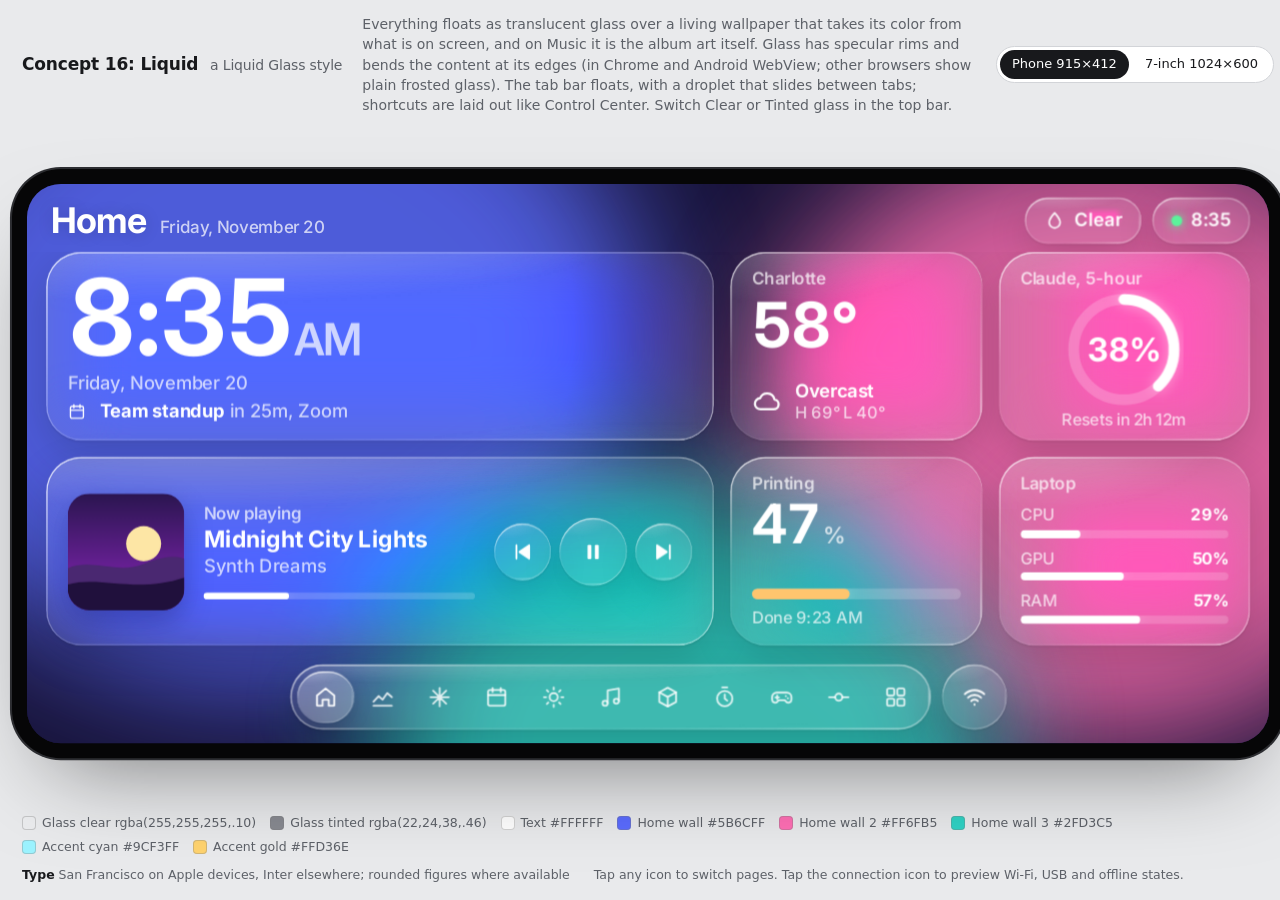
<file: screens sample/deskpanel-concept-16-liquid.html>
<!DOCTYPE html>
<html lang="en">
<head>
<meta charset="utf-8">
<meta name="viewport" content="width=device-width, initial-scale=1, viewport-fit=cover">
<title>DeskPanel concept 16: Liquid</title>
<link rel="preconnect" href="https://fonts.googleapis.com">
<link rel="preconnect" href="https://fonts.gstatic.com" crossorigin>
<link rel="stylesheet" href="https://fonts.googleapis.com/css2?family=Inter:wght@400;500;600;700;800&display=swap">
<style>
/* ---------- Page chrome (outside the device) ---------- */
:root {
  --pg-bg: #E9EAEC; --pg-ink: #18191C; --pg-muted: #5D6168; --pg-line: #D2D4D8; --pg-chip: #FFFFFF; --pg-chip-on: #18191C; --pg-chip-on-ink: #FFFFFF;
  color-scheme: light;
  box-sizing: border-box; padding-top: env(safe-area-inset-top, 0px); padding-bottom: env(safe-area-inset-bottom, 0px);
}
@media (prefers-color-scheme: dark) {
  :root:not([data-theme="light"]) { --pg-bg: #141518; --pg-ink: #ECEDEF; --pg-muted: #9A9EA6; --pg-line: #2A2C31; --pg-chip: #1E2024; --pg-chip-on: #ECEDEF; --pg-chip-on-ink: #141518; color-scheme: dark; }
}
:root[data-theme="dark"] { --pg-bg: #141518; --pg-ink: #ECEDEF; --pg-muted: #9A9EA6; --pg-line: #2A2C31; --pg-chip: #1E2024; --pg-chip-on: #ECEDEF; --pg-chip-on-ink: #141518; color-scheme: dark; }
html { height: 100%; }
body { margin: 0; min-height: 100%; height: 100dvh; display: grid; grid-template-rows: auto minmax(0, 1fr) auto; background: var(--pg-bg); color: var(--pg-ink);
  font: 14px/1.45 system-ui, -apple-system, "Segoe UI", Roboto, sans-serif; }
.pg-head { display: flex; flex-wrap: wrap; align-items: center; gap: 8px 20px; padding: 14px 22px 4px; }
.pg-head h1 { margin: 0; font-size: 17px; font-weight: 650; letter-spacing: -.01em; }
.pg-head h1 small { font-weight: 450; color: var(--pg-muted); margin-left: 6px; font-size: 14px; }
.pg-head p { margin: 0; color: var(--pg-muted); max-width: 70ch; flex: 1 1 340px; }
.pg-sizes { display: flex; gap: 4px; padding: 3px; border: 1px solid var(--pg-line); border-radius: 999px; background: var(--pg-chip); }
.pg-sizes button { font: inherit; font-size: 13px; border: 0; border-radius: 999px; padding: 5px 12px; background: transparent; color: var(--pg-ink); cursor: pointer; }
.pg-sizes button[aria-pressed="true"] { background: var(--pg-chip-on); color: var(--pg-chip-on-ink); }
.pg-sizes button:focus-visible { outline: 2px solid var(--pg-ink); outline-offset: 2px; }
#stage { display: flex; align-items: center; justify-content: center; min-height: 0; padding: 6px 12px; }
#device-wrap { position: relative; flex: none; }
#device { position: absolute; left: 0; top: 0; transform-origin: 0 0; padding: 11px; border-radius: 36px; background: #060607;
  box-shadow: 0 0 0 1.5px #2C2D31, 0 30px 70px -30px rgba(0,0,0,.55); }
.pg-foot { display: flex; flex-wrap: wrap; align-items: center; gap: 10px 24px; padding: 6px 22px 16px; color: var(--pg-muted); font-size: 12.5px; }
.pg-foot .sw { display: inline-flex; align-items: center; gap: 6px; }
.pg-foot .sw i { width: 14px; height: 14px; border-radius: 4px; display: inline-block; box-shadow: inset 0 0 0 1px rgba(127,127,127,.35); }
.pg-foot .swatches { display: flex; flex-wrap: wrap; gap: 6px 14px; }
.pg-foot b { color: var(--pg-ink); font-weight: 600; }

/* ---------- Device screen base (shared by all concepts) ---------- */
#screen { position: relative; overflow: hidden; border-radius: 25px; isolation: isolate; -webkit-font-smoothing: antialiased; }
#screen *, #screen *::before, #screen *::after { box-sizing: border-box; }
:where(#screen) button { font: inherit; color: inherit; background: none; border: 0; padding: 0; margin: 0; cursor: pointer; text-align: inherit; }
:where(#screen) [role="button"] { cursor: pointer; }
:where(#screen) :is(h1, h2, h3, p) { margin: 0; }
:where(#screen) .ic { width: 1em; height: 1em; flex: none; display: block; }
:where(#screen) .art { display: block; width: 100%; height: 100%; }
:where(#screen) .num { font-variant-numeric: tabular-nums; }
:where(#screen) .offline-banner { display: none; position: absolute; z-index: 20; }
:where(#screen[data-conn="off"]) .offline-banner { display: block; }
:where(#screen) .toast { position: absolute; z-index: 30; left: 50%; bottom: 16px; transform: translate(-50%, 0); white-space: nowrap; animation: toastIn .22s ease-out; }
:where(#screen) .toast.out { opacity: 0; transform: translate(-50%, 6px); transition: opacity .3s, transform .3s; }
@keyframes toastIn { from { opacity: 0; transform: translate(-50%, 8px); } }
@media (prefers-reduced-motion: reduce) { #screen *, #screen *::before, #screen *::after { transition: none !important; animation: none !important; } }

/* ---------- Concept styles ---------- */
/* Concept 16 — Liquid: a Liquid Glass style. Everything floats as translucent glass over a living wallpaper
   that takes its color from the content (the album art on Music). Specular rims, edge refraction where the browser
   supports it, a floating tab bar with a droplet that slides between tabs, Control Center style shortcuts. */
.liquid {
  --tx: #FFFFFF; --mu: rgba(255,255,255,.72); --fa: rgba(255,255,255,.5); --sep: rgba(255,255,255,.16); --acc: #FFFFFF; --focus: #fff;
  --gbg: rgba(255,255,255,.10); --gblur: 22px; --gsat: 175%; --shade: rgba(8,10,20,.12);
  --c1: #5B6CFF; --c2: #FF6FB5; --c3: #2FD3C5; --c4: #1B1640;
  color: var(--tx); font: 500 13.5px/1.3 -apple-system, BlinkMacSystemFont, "SF Pro Text", "Inter", system-ui, sans-serif; letter-spacing: -.01em;
  background: var(--c4);
}
.liquid[data-glass="tinted"] { --gbg: rgba(22,24,38,.46); --gblur: 28px; --shade: rgba(8,10,20,.22); }
@media (prefers-reduced-transparency: reduce) { .liquid { --gbg: rgba(26,28,44,.9); } }
.liquid .rnd { font-family: ui-rounded, "SF Pro Rounded", -apple-system, "Inter", sans-serif; font-weight: 700; letter-spacing: -.02em; font-variant-numeric: tabular-nums; }

/* Living wallpaper */
.liquid .wall { position: absolute; inset: 0; z-index: 0; overflow: hidden; background: var(--c4); }
.liquid .wall i { position: absolute; border-radius: 50%; filter: blur(46px); opacity: .95; transition: background 1s ease; animation: drift 22s ease-in-out infinite alternate; }
.liquid .wall i:nth-child(1) { width: 62%; height: 120%; left: -12%; top: -30%; background: var(--c1); }
.liquid .wall i:nth-child(2) { width: 55%; height: 110%; right: -14%; top: -10%; background: var(--c2); animation-delay: -7s; }
.liquid .wall i:nth-child(3) { width: 50%; height: 90%; left: 28%; bottom: -45%; background: var(--c3); animation-delay: -13s; }
@keyframes drift { to { transform: translate(6%, 5%) scale(1.08); } }
.liquid .wall .art { position: absolute; inset: -18%; width: 136%; height: 136%; filter: blur(40px) saturate(1.6) brightness(.85); transform: scale(1.05); }
.liquid .wall::after { content: ""; position: absolute; inset: 0; background: var(--shade); }
.liquid .lw { position: relative; z-index: 1; display: grid; grid-template-rows: auto 1fr; height: 100%; }

/* Glass material */
.liquid .glass { position: relative; isolation: isolate; background: var(--gbg); border-radius: var(--r, 26px);
  -webkit-backdrop-filter: blur(var(--gblur)) saturate(var(--gsat)); backdrop-filter: blur(var(--gblur)) saturate(var(--gsat));
  box-shadow: inset 0 1px 0 rgba(255,255,255,.42), inset 0 -1px 0 rgba(255,255,255,.08), 0 10px 30px rgba(0,0,0,.16), 0 1px 2px rgba(0,0,0,.08); }
.liquid.lens-on .glass { -webkit-backdrop-filter: url(#lens-soft) blur(var(--gblur)) saturate(var(--gsat)); backdrop-filter: url(#lens-soft) blur(var(--gblur)) saturate(var(--gsat)); }
.liquid.lens-on .glass.clear, .liquid.lens-on .lensed { -webkit-backdrop-filter: url(#lens) blur(2px) saturate(180%); backdrop-filter: url(#lens) blur(2px) saturate(180%); }
.liquid .glass::before { content: ""; position: absolute; inset: 0; border-radius: inherit; padding: 1.2px; pointer-events: none; z-index: 2;
  background: linear-gradient(140deg, rgba(255,255,255,.85), rgba(255,255,255,.12) 28%, rgba(255,255,255,0) 55%, rgba(255,255,255,.18) 78%, rgba(255,255,255,.55));
  -webkit-mask: linear-gradient(#000 0 0) content-box, linear-gradient(#000 0 0); -webkit-mask-composite: xor; mask: linear-gradient(#000 0 0) content-box exclude, linear-gradient(#000 0 0); }
.liquid .glass::after { content: ""; position: absolute; inset: 0; border-radius: inherit; pointer-events: none; z-index: -1;
  background: radial-gradient(120% 70% at 22% -10%, rgba(255,255,255,.22), transparent 55%), radial-gradient(80% 50% at 90% 120%, rgba(255,255,255,.08), transparent 60%); }

/* Top bar */
.liquid .top { display: flex; align-items: center; gap: 8px; padding: 10px 14px 6px 18px; }
.liquid .top h1 { font-size: 26px; font-weight: 700; letter-spacing: -.02em; text-shadow: 0 1px 12px rgba(0,0,0,.15); }
.liquid .top .sub { font-size: 12.5px; color: var(--mu); margin-left: 10px; }
.liquid .top .sp, .liquid .sp { flex: 1; }
.liquid .pill { --r: 99px; display: inline-flex; align-items: center; gap: 7px; height: 34px; padding: 0 14px; font-weight: 600; font-size: 13.5px; }
.liquid .pill .ic { font-size: 16px; }
.liquid .pill > * { position: relative; z-index: 3; }
.liquid[data-conn="off"] .dot { background: #FF6B6B; box-shadow: 0 0 8px #FF6B6B; }
.liquid .dot { width: 8px; height: 8px; border-radius: 50%; background: #5CF29B; box-shadow: 0 0 8px #5CF29B; }

/* Content */
.liquid .view { padding: 0 14px 72px; min-height: 0; overflow: auto; scrollbar-width: none; }
.liquid .g { display: grid; gap: 12px; height: 100%; min-height: 0; }
.liquid .card { padding: 12px 16px; min-width: 0; min-height: 0; display: flex; flex-direction: column; overflow: hidden; }
.liquid .card > * { position: relative; z-index: 3; }
.liquid .lab { font-size: 12.5px; font-weight: 600; color: var(--mu); }
.liquid .big { line-height: .92; }
.liquid .big small { font-size: .42em; color: var(--mu); margin-left: 2px; font-weight: 600; }
.liquid .row { display: flex; align-items: center; gap: 10px; }
.liquid .ell { white-space: nowrap; overflow: hidden; text-overflow: ellipsis; }
.liquid .mu { color: var(--mu); }
.liquid .chart { flex: 1; min-height: 30px; }
.liquid .chart svg { display: block; width: 100%; height: 100%; overflow: visible; }
.liquid svg text { font-family: -apple-system, "Inter", sans-serif; }

/* Bars, rings, sliders */
.liquid .bar { height: 8px; border-radius: 99px; background: rgba(255,255,255,.18); overflow: hidden; flex: none; }
.liquid .bar i { display: block; height: 100%; width: calc(var(--p, 0) * 100%); border-radius: inherit; background: var(--bc, #fff); box-shadow: 0 0 12px rgba(255,255,255,.35); transition: width .5s; }
.liquid .ring { position: relative; display: grid; place-items: center; aspect-ratio: 1; flex: none; }
.liquid .ring svg { position: absolute; inset: 0; width: 100%; height: 100%; transform: rotate(-90deg); }
.liquid .ring .fill { transition: stroke-dashoffset .6s; filter: drop-shadow(0 0 6px rgba(255,255,255,.45)); }
.liquid .slider { position: relative; height: 30px; cursor: pointer; flex: none; }
.liquid .slider .trk { position: absolute; left: 0; right: 0; top: 12px; height: 6px; border-radius: 99px; background: rgba(255,255,255,.22); overflow: hidden; }
.liquid .slider .trk i { display: block; height: 100%; width: calc(var(--p, 0) * 100%); background: #fff; transition: width .3s linear; }
.liquid .slider .knob { --r: 99px; position: absolute; top: 2px; left: calc(var(--p, 0) * 100% - 21px); width: 42px; height: 26px; transition: left .3s linear; }

/* Buttons */
.liquid .gbtn { --r: 99px; display: inline-flex; align-items: center; justify-content: center; gap: 8px; height: 40px; padding: 0 18px; font-weight: 650; font-size: 14px; transition: transform .25s cubic-bezier(.3, 1.6, .5, 1); }
.liquid .gbtn > * { position: relative; z-index: 3; }
.liquid .gbtn:active { transform: scale(1.08); }
.liquid .gbtn.solid { background: rgba(255,255,255,.92); color: #111; }
.liquid .gbtn[disabled] { opacity: .55; }
.liquid .gbtn .ic { font-size: 18px; }
.liquid .circ { --r: 50%; width: 52px; height: 52px; padding: 0; }
.liquid .circ.xl { width: 76px; height: 76px; }
.liquid .circ.xl .ic { font-size: 28px; }

/* Segmented control */
.liquid .seg { --r: 99px; display: inline-flex; padding: 3px; gap: 2px; }
.liquid .seg button { position: relative; z-index: 3; height: 30px; padding: 0 16px; border-radius: 99px; font-weight: 600; font-size: 13px; color: var(--mu); }
.liquid .seg button[aria-pressed="true"] { color: #111; background: rgba(255,255,255,.9); box-shadow: 0 2px 8px rgba(0,0,0,.15); }

/* Floating tab bar */
.liquid .tabbar { position: absolute; z-index: 10; left: 50%; bottom: 10px; transform: translateX(-50%); display: flex; align-items: center; gap: 8px; }
.liquid .tabs { --r: 99px; display: flex; padding: 5px; position: relative; }
.liquid .tabs button { position: relative; z-index: 3; width: 42px; height: 38px; border-radius: 99px; display: grid; place-items: center; font-size: 18px; color: rgba(255,255,255,.85); transition: color .3s; }
.liquid .tabs button[aria-current="page"] { color: #fff; }
.liquid .drop { --r: 99px; position: absolute; z-index: 2; left: 5px; top: 5px; width: 42px; height: 38px; background: rgba(255,255,255,.26); transition: transform .5s cubic-bezier(.3, 1.45, .45, 1), width .5s; box-shadow: inset 0 1px 0 rgba(255,255,255,.6), 0 4px 14px rgba(0,0,0,.15); }
.liquid .tabbar .conn { --r: 50%; width: 48px; height: 48px; display: grid; place-items: center; font-size: 18px; }
.liquid .tabbar .conn > * { position: relative; z-index: 3; }

/* Lists */
.liquid .li { display: grid; grid-template-columns: auto 1fr auto; gap: 12px; align-items: center; padding: 5px 0; }
.liquid .li + .li { border-top: 1px solid var(--sep); }
.liquid .li b { display: block; font-size: 14.5px; font-weight: 650; }

/* Control Center style shortcuts */
.liquid .cc { grid-template-columns: repeat(3, 1fr) .9fr; grid-template-rows: 1fr 1fr; }
.liquid .tog { display: flex; flex-direction: column; align-items: center; justify-content: center; gap: 8px; font-weight: 600; font-size: 13px; }
.liquid .tog .c { --r: 50%; width: 72px; height: 72px; display: grid; place-items: center; font-size: 28px; transition: transform .25s cubic-bezier(.3, 1.6, .5, 1), background .25s; }
.liquid .tog .c > * { position: relative; z-index: 3; }
.liquid .tog:active .c { transform: scale(1.1); }
.liquid .tog.on .c { background: rgba(255,255,255,.95); color: #E5484D; }
.liquid .tog small { font-size: 11.5px; color: var(--mu); font-weight: 500; margin-top: -4px; }
.liquid .vol { --r: 30px; grid-column: 4; grid-row: 1 / 3; position: relative; overflow: hidden; display: flex; flex-direction: column; }
.liquid .vol .lvl { position: absolute; left: 0; right: 0; bottom: 0; height: calc(var(--p, 0) * 100%); background: rgba(255,255,255,.9); transition: height .35s cubic-bezier(.3, 1.3, .5, 1); z-index: 1; border-radius: 0 0 30px 30px; }
.liquid .vol button { position: relative; z-index: 3; flex: 1; display: grid; place-items: center; font-size: 22px; color: #fff; mix-blend-mode: difference; }
.liquid .vol .vl { position: absolute; z-index: 3; left: 0; right: 0; top: 50%; transform: translateY(-50%); text-align: center; font-weight: 700; font-size: 15px; pointer-events: none; mix-blend-mode: difference; }

/* Offline + toast */
.liquid .offline-banner { --r: 18px; top: 54px; left: 50%; transform: translateX(-50%); padding: 9px 16px; max-width: 80%; text-align: center; font-size: 12.5px; border-radius: 18px; background: rgba(229,72,77,.55); -webkit-backdrop-filter: blur(20px); backdrop-filter: blur(20px); box-shadow: inset 0 1px 0 rgba(255,255,255,.4); }
.liquid[data-conn="off"] .wall { filter: grayscale(.8); }
.liquid .toast { bottom: 72px; padding: 9px 18px; border-radius: 99px; font-weight: 650; font-size: 13.5px; background: rgba(255,255,255,.16); -webkit-backdrop-filter: blur(24px) saturate(180%); backdrop-filter: blur(24px) saturate(180%); box-shadow: inset 0 1px 0 rgba(255,255,255,.5), 0 8px 24px rgba(0,0,0,.2); }

</style>
</head>
<body>
<header class="pg-head">
  <h1>Concept 16: Liquid <small>a Liquid Glass style</small></h1>
  <p>Everything floats as translucent glass over a living wallpaper that takes its color from what is on screen, and on Music it is the album art itself. Glass has specular rims and bends the content at its edges (in Chrome and Android WebView; other browsers show plain frosted glass). The tab bar floats, with a droplet that slides between tabs; shortcuts are laid out like Control Center. Switch Clear or Tinted glass in the top bar.</p>
  <div class="pg-sizes" role="group" aria-label="Screen size">
    <button type="button" data-size="phone" aria-pressed="true">Phone 915×412</button>
    <button type="button" data-size="seven" aria-pressed="false">7-inch 1024×600</button>
  </div>
</header>
<div id="stage"><div id="device-wrap"><div id="device"><div id="screen" class="liquid"></div></div></div></div>
<footer class="pg-foot">
  <div class="swatches"><span class="sw"><i style="background:rgba(255,255,255,.10)"></i>Glass clear rgba(255,255,255,.10)</span><span class="sw"><i style="background:rgba(22,24,38,.46)"></i>Glass tinted rgba(22,24,38,.46)</span><span class="sw"><i style="background:#FFFFFF"></i>Text #FFFFFF</span><span class="sw"><i style="background:#5B6CFF"></i>Home wall #5B6CFF</span><span class="sw"><i style="background:#FF6FB5"></i>Home wall 2 #FF6FB5</span><span class="sw"><i style="background:#2FD3C5"></i>Home wall 3 #2FD3C5</span><span class="sw"><i style="background:#9CF3FF"></i>Accent cyan #9CF3FF</span><span class="sw"><i style="background:#FFD36E"></i>Accent gold #FFD36E</span></div>
  <span><b>Type</b> San Francisco on Apple devices, Inter elsewhere; rounded figures where available</span>
  <span>Tap any icon to switch pages. Tap the connection icon to preview Wi‑Fi, USB and offline states.</span>
</footer>
<script>
/* ============================================================
   DeskPanel concept — shared core
   Mock data, simulated clock, icons, chart helpers and the
   app shell (navigation, live bindings, actions, scaling).
   Every concept file uses this same core; only the
   frame/nav/page renderers and CSS differ.
   ============================================================ */
(() => {
'use strict';

/* ---------- Simulated clock (fixed scene: Fri Nov 20, 8:35 AM) ---------- */
const T0 = Date.now();
const START = new Date(2026, 10, 20, 8, 35, 0);
const now = () => new Date(START.getTime() + (Date.now() - T0));
const DAY = ['Sunday','Monday','Tuesday','Wednesday','Thursday','Friday','Saturday'];
const DAY3 = DAY.map(d => d.slice(0, 3));
const MONTH = ['January','February','March','April','May','June','July','August','September','October','November','December'];
const MON3 = MONTH.map(m => m.slice(0, 3));
const pad = n => String(n).padStart(2, '0');
const clock = d => (d.getHours() % 12 || 12) + ':' + pad(d.getMinutes());
const ampm = d => d.getHours() < 12 ? 'AM' : 'PM';
const dur = min => { min = Math.max(0, Math.round(min)); const h = Math.floor(min / 60), m = min % 60; return h ? `${h}h ${m}m` : `${m}m`; };
const ms = s => { s = Math.max(0, Math.round(s)); return Math.floor(s / 60) + ':' + pad(s % 60); };
const clamp = (v, a, b) => Math.min(b, Math.max(a, v));
function rng(seed) { return () => (seed = (seed * 16807) % 2147483647) / 2147483647; }
const R = rng(42);

/* ---------- Mock data ---------- */
const hist = (n, base, amp, f) => Array.from({ length: n }, (_, i) => base + amp * Math.sin(i / f) + (R() - .5) * amp * .5);

const D = {
  sys: {
    cpu: 30, gpu: 48, gpuTemp: 52, ram: 18.4, ramTotal: 32, vram: 6.2, vramTotal: 12,
    down: 1.8, up: 220, cpuName: 'Ryzen 7 7800X3D', gpuName: 'GeForce RTX 4070', disk: 58,
    cpuHist: hist(60, 30, 6, 4), gpuHist: hist(60, 48, 7, 5)
  },
  net: {
    latency: 17, jitter: 2.1, loss: 0, uptime: '3d 5h', lastDrop: '3 days ago',
    today: 3.2, month: 412.0, dl: 942, ul: 38, ping: 9, tested: '2h ago', nowDl: 15.1, nowUl: 1.8,
    latHist: Array.from({ length: 120 }, (_, i) => 16 + R() * 3 + (i === 40 || i === 96 ? 14 : 0))
  },
  claude: {
    five: 38, fiveReset: 132, week: 61, weekReset: 'Sat 2:01 PM',
    tokens: '48.2M', output: '182K', messages: 214, lastHour: '6.1M',
    days: [28.4, 6.9, 21.5, 55.3, 43.1, 62.0, 48.2],
    models: [['Opus', 31.0], ['Sonnet', 15.1], ['Haiku', 2.1]]
  },
  cal: {
    today: [
      { start: '9:00 AM', end: '9:15 AM', mins: 540, title: 'Team standup', where: 'Zoom', cal: 'Work', color: '#5AA9FF' },
      { start: '12:30 PM', end: '1:30 PM', mins: 750, title: 'Lunch with Sam', where: 'Corner Cafe', cal: 'Personal', color: '#C18CFF' },
      { start: '4:00 PM', end: '4:45 PM', mins: 960, title: 'Design review', where: 'Google Meet', cal: 'Work', color: '#5AA9FF' }
    ],
    later: [
      { day: 'Saturday', start: '10:00 AM', title: 'Filament pickup', where: 'Maker Supply Co.', cal: 'Personal', color: '#C18CFF' },
      { day: 'Monday', start: '9:00 AM', title: 'Team standup', where: 'Zoom', cal: 'Work', color: '#5AA9FF' },
      { day: 'Tuesday', start: '7:30 PM', title: 'Game night', where: 'Discord', cal: 'Personal', color: '#C18CFF' }
    ]
  },
  wx: {
    city: 'Charlotte', temp: 58, cond: 'Overcast', icon: 'cloud', feels: 53, humidity: 53, wind: 5, updated: '8:30 AM',
    hours: [['Now', 58, 'cloud'], ['9 AM', 59, 'cloud'], ['10 AM', 61, 'cloud'], ['11 AM', 63, 'partly'], ['12 PM', 65, 'partly'],
      ['1 PM', 67, 'sun'], ['2 PM', 68, 'sun'], ['3 PM', 69, 'sun'], ['4 PM', 67, 'partly'], ['5 PM', 64, 'cloud'], ['6 PM', 61, 'cloud'], ['7 PM', 57, 'cloud']],
    days: [['Today', 'cloud', 69, 40, 0], ['Sat', 'rain', 61, 48, 63], ['Sun', 'rain', 57, 54, 54], ['Mon', 'rain', 68, 56, 38], ['Tue', 'cloud', 62, 50, 0], ['Wed', 'rain', 50, 43, 46]]
  },
  tracks: [
    { title: 'Midnight City Lights', artist: 'Synth Dreams', album: 'Neon Skyline', len: 241, hue: 262 },
    { title: 'Low Tide Radio', artist: 'Harbor Static', album: 'Salt & Signal', len: 214, hue: 196 },
    { title: 'Paper Planets', artist: 'Juno Vale', album: 'Orbit Season', len: 192, hue: 28 },
    { title: 'Afterglow Freeway', artist: 'The Night Shift', album: 'Overpass', len: 265, hue: 330 }
  ],
  printer: {
    name: 'X1 Carbon', model: 'X1C', status: 'Printing', job: 'Desk_Organizer', speed: 'Standard',
    pct: 47, left: 48, layer: 112, layers: 240, nozzle: 220, nozzleT: 220, bed: 55, bedT: 55, chamber: 34,
    ams: [{ c: '#F1F1EE', t: 'PLA', n: 'White' }, { c: '#1D1E21', t: 'PLA', n: 'Black' }, { c: '#F5A623', t: 'PETG', n: 'Amber', active: true }, { c: '#3B82F6', t: 'PLA', n: 'Blue' }]
  },
  games: {
    now: { title: 'Starfall Tactics', hue: 252, session: 48, total: 128, friends: 2 },
    recent: [['Harbor Lights', 41, 205], ['Iron Orchard', 16, 95], ['Neon Drift', 12, 318], ['Frostline', 5.0, 205], ['Ember Keep', 75, 20]]
  },
  gh: {
    total: '1,033', commits: 120, private: 907, issues: 1, streak: 5, longest: 10, best: 75, bestDay: 'Nov 16',
    week: [0, 75, 68, 48, 58, 32, 0], lastWeek: [0, 28, 14, 20, 24, 10, 5], weekTotal: 281, delta: 180,
    repos: [['pixel-garden', 222], ['tide-engine', 201], ['deskpanel', 111], ['lumen-notes', 88]]
  },
  shortcuts: [
    { id: 'mic', label: 'Mute mic', icon: 'mic' }, { id: 'sound', label: 'Mute sound', icon: 'speaker' },
    { id: 'voldown', label: 'Volume down', icon: 'volDown' }, { id: 'volup', label: 'Volume up', icon: 'volUp' },
    { id: 'shot', label: 'Screenshot', icon: 'shot' }, { id: 'term', label: 'Terminal', icon: 'terminal' },
    { id: 'dl', label: 'Downloads', icon: 'folder' }, { id: 'lock', label: 'Lock PC', icon: 'lock' }
  ],
  timerModes: [{ id: 'focus', label: 'Focus', min: 25 }, { id: 'short', label: 'Short break', min: 5 }, { id: 'long', label: 'Long break', min: 15 }]
};

/* 7-day labels ending today, GitHub heatmap (53 weeks ending this week) */
(() => {
  const t = START;
  D.claude.labels = D.claude.days.map((_, i) => i === 6 ? 'Today' : DAY3[(t.getDay() - 6 + i + 7) % 7]);
  const sat = new Date(t); sat.setDate(t.getDate() + (6 - t.getDay()));
  const first = new Date(sat); first.setDate(sat.getDate() - 53 * 7 + 1);
  const busy = { 5: .6, 6: .75, 7: .5, 9: .55, 10: .8, 11: .85, 1: .35, 2: .3, 3: .15, 4: .35, 8: .45, 0: .3 };
  const r = rng(7); const weeks = []; const months = [];
  for (let w = 0; w < 53; w++) {
    const col = [];
    for (let d = 0; d < 7; d++) {
      const day = new Date(first); day.setDate(first.getDate() + w * 7 + d);
      if (day > t) { col.push(null); continue; }
      const p = busy[day.getMonth()] * (d === 0 || d === 6 ? .5 : 1);
      col.push(r() < p ? Math.ceil(r() ** 2 * 22) : 0);
    }
    const ws = new Date(first); ws.setDate(first.getDate() + w * 7);
    const prev = new Date(ws); prev.setDate(ws.getDate() - 7);
    if (w > 0 && ws.getMonth() !== prev.getMonth() && w < 52) months.push({ i: w, label: MON3[ws.getMonth()] });
    weeks.push(col);
  }
  weeks[52] = D.gh.week.map((v, i) => i > t.getDay() ? null : v);
  weeks[51] = D.gh.lastWeek.slice();
  D.gh.weeks = weeks; D.gh.months = months;
})();

/* ---------- Live state ---------- */
const S = {
  page: 'home', sysTab: 'pc', conn: 'wifi', size: 'phone',
  track: 0, pos: 75, playing: true,
  mic: false, sound: false, vol: 40,
  tMode: 'focus', tLeft: 25 * 60, tRun: false, sessions: 2,
  st: { running: false, p: 0, dl: 942, ul: 38, ping: 9, when: '2h ago' },
  lastSync: null
};

/* ---------- Icons (24px, stroke = currentColor) ---------- */
const P = {
  home: '<path d="M3.5 10.5 12 3.5l8.5 7V20a.5.5 0 0 1-.5.5h-5v-6H9v6H4a.5.5 0 0 1-.5-.5z"/>',
  system: '<path d="M3 16.5 8 11l4 3.5 4.5-6.5 4.5 4"/><path d="M3 20.5h18"/>',
  claude: '<path d="M12 3v18M3 12h18M5.6 5.6l12.8 12.8M18.4 5.6 5.6 18.4"/>',
  calendar: '<rect x="3.5" y="5" width="17" height="15.5" rx="2"/><path d="M3.5 10h17M8 3v4M16 3v4"/>',
  weather: '<circle cx="12" cy="12" r="4"/><path d="M12 2.5v2M12 19.5v2M2.5 12h2M19.5 12h2M5.3 5.3l1.4 1.4M17.3 17.3l1.4 1.4M5.3 18.7l1.4-1.4M17.3 6.7l1.4-1.4"/>',
  music: '<path d="M9 18V5.5l11-2V16"/><circle cx="6.5" cy="18" r="2.5"/><circle cx="17.5" cy="16" r="2.5"/>',
  printer: '<path d="M12 2.8 3.8 7.3v9.4l8.2 4.5 8.2-4.5V7.3z"/><path d="M3.8 7.3 12 11.8l8.2-4.5M12 11.8v9.4"/>',
  timer: '<circle cx="12" cy="13.5" r="7.5"/><path d="M12 9.5v4l2.5 2M9.5 2.5h5"/>',
  games: '<path d="M7 7.5h10a4.5 4.5 0 0 1 4.5 4.5v2.5a3 3 0 0 1-5.4 1.8L15 15h-6l-1.1 1.3a3 3 0 0 1-5.4-1.8V12A4.5 4.5 0 0 1 7 7.5z"/><path d="M7.5 10.5v3.5M5.75 12.25h3.5"/><circle cx="16" cy="11" r=".9" fill="currentColor" stroke="none"/><circle cx="18" cy="13.2" r=".9" fill="currentColor" stroke="none"/>',
  github: '<circle cx="12" cy="12" r="3.5"/><path d="M2.5 12h6M15.5 12h6"/>',
  shortcuts: '<rect x="3.5" y="3.5" width="7" height="7" rx="1.5"/><rect x="13.5" y="3.5" width="7" height="7" rx="1.5"/><rect x="3.5" y="13.5" width="7" height="7" rx="1.5"/><rect x="13.5" y="13.5" width="7" height="7" rx="1.5"/>',
  monitor: '<rect x="2.5" y="4" width="19" height="12.5" rx="2"/><path d="M8.5 20.5h7M12 16.5v4"/>',
  wifi: '<path d="M2.5 9a14 14 0 0 1 19 0M5.5 12.5a9.5 9.5 0 0 1 13 0M8.7 15.8a5 5 0 0 1 6.6 0"/><circle cx="12" cy="19.3" r="1.1" fill="currentColor" stroke="none"/>',
  usb: '<path d="M9 2.5v4.5M15 2.5v4.5M6.5 7h11v4a5.5 5.5 0 0 1-11 0zM12 16.5v5"/>',
  off: '<path d="M2.5 9a14 14 0 0 1 4.2-2.8M10.5 5.6A14 14 0 0 1 21.5 9M8.7 15.8a5 5 0 0 1 6.6 0M3 3l18 18"/>',
  cloud: '<path d="M7 18.5h10.5a4 4 0 0 0 .6-7.95A6 6 0 0 0 6.6 9.7 4.4 4.4 0 0 0 7 18.5z"/>',
  partly: '<path d="M9.5 6.5V4.5M4.4 8.6l-1.4-1.4M14.6 8.6 16 7.2M3.5 13.5h-1"/><path d="M6.4 12.3a3.8 3.8 0 0 1 6.9-2.8"/><path d="M9 20h9a3.3 3.3 0 0 0 .5-6.55A5 5 0 0 0 8.8 12.7 3.7 3.7 0 0 0 9 20z"/>',
  sun: '<circle cx="12" cy="12" r="4"/><path d="M12 2.5v2M12 19.5v2M2.5 12h2M19.5 12h2M5.3 5.3l1.4 1.4M17.3 17.3l1.4 1.4M5.3 18.7l1.4-1.4M17.3 6.7l1.4-1.4"/>',
  rain: '<path d="M7 15h10.5a3.6 3.6 0 0 0 .5-7.15A5.5 5.5 0 0 0 7.4 7.2 3.9 3.9 0 0 0 7 15z"/><path d="M8.5 18l-1 2.5M12.5 18l-1 2.5M16.5 18l-1 2.5"/>',
  mic: '<rect x="9" y="3" width="6" height="11" rx="3"/><path d="M5.5 11a6.5 6.5 0 0 0 13 0M12 17.5v3.5"/>',
  micOff: '<path d="M15 10V6a3 3 0 0 0-5.7-1.3M9 9v2a3 3 0 0 0 4.9 2.3M5.5 11a6.5 6.5 0 0 0 10.9 4.8M18.5 11c0 .7-.1 1.4-.3 2M12 17.5v3.5M3.5 3.5l17 17"/>',
  speaker: '<path d="M4 9.5h3.5L12 5.5v13l-4.5-4H4z"/><path d="M15.5 9.5a3.5 3.5 0 0 1 0 5M18 7a7 7 0 0 1 0 10"/>',
  speakerOff: '<path d="M4 9.5h3.5L12 5.5v13l-4.5-4H4z"/><path d="M15.5 9.5l5 5M20.5 9.5l-5 5"/>',
  volDown: '<path d="M4 9.5h3.5L12 5.5v13l-4.5-4H4z"/><path d="M15.5 12h5"/>',
  volUp: '<path d="M4 9.5h3.5L12 5.5v13l-4.5-4H4z"/><path d="M15.5 12h5M18 9.5v5"/>',
  shot: '<path d="M4 8.5V5.5a1 1 0 0 1 1-1h3M16 4.5h3a1 1 0 0 1 1 1v3M20 15.5v3a1 1 0 0 1-1 1h-3M8 19.5H5a1 1 0 0 1-1-1v-3"/><circle cx="12" cy="12" r="2.5"/>',
  terminal: '<rect x="2.5" y="4" width="19" height="16" rx="2"/><path d="M7 9.5l2.8 2.5L7 14.5M12.5 15h4.5"/>',
  folder: '<path d="M3 6.5a1 1 0 0 1 1-1h5l2 2.2h9a1 1 0 0 1 1 1V18a1 1 0 0 1-1 1H4a1 1 0 0 1-1-1z"/>',
  lock: '<rect x="4.5" y="10.5" width="15" height="10" rx="2"/><path d="M8 10.5V7.5a4 4 0 0 1 8 0v3"/>',
  play: '<path d="M8 5.2v13.6L19 12z" fill="currentColor"/>',
  pause: '<rect x="6.5" y="5" width="3.8" height="14" rx="1" fill="currentColor" stroke="none"/><rect x="13.7" y="5" width="3.8" height="14" rx="1" fill="currentColor" stroke="none"/>',
  prev: '<path d="M6 5.5v13"/><path d="M18.5 5.5 9 12l9.5 6.5z" fill="currentColor"/>',
  next: '<path d="M18 5.5v13"/><path d="M5.5 5.5 15 12l-9.5 6.5z" fill="currentColor"/>',
  reset: '<path d="M4 12a8 8 0 1 0 2.6-5.9L4 8.5M4 3.5v5h5"/>',
  flame: '<path d="M12 3s5 4.3 5 9.3a5 5 0 0 1-10 0c0-2.8 2-3.9 2.3-6.3C10.8 7.3 12 3 12 3z"/>',
  bed: '<path d="M12 4 2.5 8.5 12 13l9.5-4.5zM2.5 13 12 17.5l9.5-4.5"/>',
  thermo: '<path d="M10 14.3V5a2 2 0 0 1 4 0v9.3a4 4 0 1 1-4 0z"/>',
  down: '<path d="M12 4.5v15M6.5 14l5.5 5.5 5.5-5.5"/>',
  up: '<path d="M12 19.5v-15M6.5 10 12 4.5l5.5 5.5"/>',
  drop: '<path d="M12 3.5s6 6.3 6 10.5a6 6 0 0 1-12 0c0-4.2 6-10.5 6-10.5z"/>',
  wind: '<path d="M3 8.5h10.5a2.5 2.5 0 1 0-2.5-2.5M3 12.5h15a2.5 2.5 0 1 1-2.5 2.5M3 16.5h7"/>',
  users: '<circle cx="9" cy="8.5" r="3.2"/><path d="M3 19.5a6 6 0 0 1 12 0M15.5 5.6a3.2 3.2 0 0 1 0 5.8M17.5 14a6 6 0 0 1 3.5 5.5"/>',
  clock: '<circle cx="12" cy="12" r="8.5"/><path d="M12 7.5V12l3 2"/>',
  pin: '<path d="M12 21s6.5-6 6.5-11a6.5 6.5 0 0 0-13 0c0 5 6.5 11 6.5 11z"/><circle cx="12" cy="10" r="2.3"/>'
};
const icon = (n, cls = '') => `<svg class="ic ${cls}" viewBox="0 0 24 24" fill="none" stroke="currentColor" stroke-width="1.8" stroke-linecap="round" stroke-linejoin="round" aria-hidden="true">${P[n] || ''}</svg>`;

/* ---------- Generated cover art: sun over layered hills ---------- */
let uid = 0;
function art(hue, seed = 1, opts = {}) {
  const id = 'a' + (++uid), W = opts.w || 100, k = W / 100;
  const sx = (28 + (seed * 37) % 44) * k, sy = 30 + (seed * 13) % 14;
  const sat = opts.sat ?? 58;
  return `<svg class="art" viewBox="0 0 ${W} 100" preserveAspectRatio="xMidYMid slice" aria-hidden="true">
    <defs><linearGradient id="${id}" x1="0" y1="0" x2="0" y2="1">
      <stop offset="0" stop-color="hsl(${hue} ${sat}% 20%)"/><stop offset="1" stop-color="hsl(${hue + 18} ${sat + 8}% 44%)"/></linearGradient></defs>
    <rect width="${W}" height="100" fill="url(#${id})"/>
    <circle cx="${sx}" cy="${sy}" r="15" fill="hsl(44 96% 82%)"/>
    <g transform="scale(${k} 1)"><path d="M0 64 C 22 55 42 70 66 60 S 100 56 100 56 V100 H0z" fill="hsl(${hue + 6} ${sat - 10}% 30%)"/>
    <path d="M0 78 C 28 70 58 86 100 72 V100 H0z" fill="hsl(${hue} ${sat}% 15%)"/></g></svg>`;
}

/* ---------- Chart helpers ---------- */
function linePath(vals, w, h, lo, hi, pad = 2) {
  const n = vals.length, dx = w / (n - 1);
  const y = v => pad + (h - 2 * pad) * (1 - (clamp(v, lo, hi) - lo) / (hi - lo));
  let d = `M0 ${y(vals[0]).toFixed(1)}`;
  for (let i = 1; i < n; i++) {
    const x0 = (i - 1) * dx, x1 = i * dx, xm = (x0 + x1) / 2;
    d += ` C${xm.toFixed(1)} ${y(vals[i - 1]).toFixed(1)} ${xm.toFixed(1)} ${y(vals[i]).toFixed(1)} ${x1.toFixed(1)} ${y(vals[i]).toFixed(1)}`;
  }
  return d;
}
function stepPath(vals, w, h, lo, hi) {
  const n = vals.length, dx = w / n;
  const y = v => (h * (1 - (clamp(v, lo, hi) - lo) / (hi - lo))).toFixed(1);
  let d = `M0 ${y(vals[0])}`;
  vals.forEach((v, i) => { d += ` H${(i * dx).toFixed(1)} V${y(v)}`; });
  return d + ` H${w}`;
}
function arc(cx, cy, r, a0, a1) {
  const p = a => [cx + r * Math.cos((a - 90) * Math.PI / 180), cy + r * Math.sin((a - 90) * Math.PI / 180)];
  const [x0, y0] = p(a0), [x1, y1] = p(a1);
  return `M${x0.toFixed(2)} ${y0.toFixed(2)} A${r} ${r} 0 ${a1 - a0 > 180 ? 1 : 0} 1 ${x1.toFixed(2)} ${y1.toFixed(2)}`;
}
const size = el => [Math.max(10, el.clientWidth), Math.max(10, el.clientHeight)];

/* ---------- Derived values ---------- */
const nowMin = () => { const d = now(); return d.getHours() * 60 + d.getMinutes() + d.getSeconds() / 60; };
const nextEvent = () => D.cal.today.find(e => e.mins > nowMin()) || null;
const elapsedMin = () => (now() - START) / 60000;
const printerPct = () => clamp(D.printer.pct + elapsedMin() / D.printer.left * (100 - D.printer.pct), 0, 100);
const printerLeft = () => Math.max(0, D.printer.left - elapsedMin());
const doneAt = () => clock(new Date(now().getTime() + printerLeft() * 60000)) + ' ' + ampm(new Date(now().getTime() + printerLeft() * 60000));
const track = () => D.tracks[S.track];
const tMode = () => D.timerModes.find(m => m.id === S.tMode);
const usageLevel = p => p < 50 ? 'ok' : p < 80 ? 'warn' : 'bad';

/* ---------- Bindings: [data-b] text, [data-p] --p (0–1), [data-arc] dash offset ---------- */
const B = {
  clock: () => clock(now()), ampm: () => ampm(now()),
  date: () => { const d = now(); return `${DAY[d.getDay()]}, ${MONTH[d.getMonth()]} ${d.getDate()}`; },
  dateShort: () => { const d = now(); return `${DAY3[d.getDay()]} ${MON3[d.getMonth()]} ${d.getDate()}`; },
  cpu: () => Math.round(D.sys.cpu), gpu: () => Math.round(D.sys.gpu), gpuTemp: () => Math.round(D.sys.gpuTemp),
  ram: () => D.sys.ram.toFixed(1), ramPct: () => Math.round(D.sys.ram / D.sys.ramTotal * 100),
  vram: () => D.sys.vram.toFixed(1), vramPct: () => Math.round(D.sys.vram / D.sys.vramTotal * 100),
  down: () => D.sys.down.toFixed(1), up: () => Math.round(D.sys.up),
  latency: () => Math.round(D.net.latency), jitter: () => D.net.jitter.toFixed(1),
  nowDl: () => D.net.nowDl.toFixed(1), nowUl: () => D.net.nowUl.toFixed(1),
  stDl: () => S.st.running ? Math.round(S.st.dl) : D.net.dl, stUl: () => S.st.running ? Math.round(S.st.ul) : D.net.ul,
  stPing: () => S.st.ping, stWhen: () => S.st.running ? 'Testing now' : 'Tested ' + S.st.when,
  stBtn: () => S.st.running ? 'Testing…' : 'Run test',
  fiveReset: () => dur(D.claude.fiveReset - elapsedMin()),
  nextTitle: () => nextEvent()?.title || 'Nothing else today',
  nextIn: () => { const e = nextEvent(); if (!e) return 'Free until tomorrow'; const m = e.mins - nowMin(); return m < 1 ? 'Starting now' : `in ${dur(m)}`; },
  nextWhen: () => { const e = nextEvent(); return e ? `${e.start}, ${e.where}` : ''; },
  prPct: () => Math.floor(printerPct()), prLeft: () => dur(printerLeft()), prDone: () => doneAt(),
  prLayer: () => Math.min(D.printer.layers, Math.round(D.printer.layer + (printerPct() - D.printer.pct) / 100 * D.printer.layers)),
  trTitle: () => track().title, trArtist: () => track().artist, trAlbum: () => track().album,
  trPos: () => ms(S.pos), trLen: () => ms(track().len), trLeft: () => '-' + ms(track().len - S.pos),
  timer: () => ms(S.tLeft), tLabel: () => S.tRun ? 'Pause' : (S.tLeft < tMode().min * 60 ? 'Resume' : 'Start'),
  conn: () => ({ wifi: 'Wi‑Fi', usb: 'USB', off: 'Offline' }[S.conn]),
  connLong: () => ({ wifi: 'Laptop on Wi‑Fi', usb: 'Laptop on USB', off: 'Laptop offline' }[S.conn]),
  vol: () => S.vol, gameSession: () => dur(D.games.now.session + elapsedMin())
};
const PB = {
  cpu: () => D.sys.cpu / 100, gpu: () => D.sys.gpu / 100, ram: () => D.sys.ram / D.sys.ramTotal, vram: () => D.sys.vram / D.sys.vramTotal,
  disk: () => D.sys.disk / 100, five: () => D.claude.five / 100, week: () => D.claude.week / 100,
  printer: () => printerPct() / 100, music: () => S.pos / track().len, timer: () => 1 - S.tLeft / (tMode().min * 60),
  st: () => S.st.running ? S.st.p : 1, vol: () => S.vol / 100, latency: () => D.net.latency / 50,
  sessions: () => S.sessions / 4
};

/* ---------- Shell ---------- */
let theme, screen, view, nav;
const SIZES = { phone: [915, 412], seven: [1024, 600] };

function refresh(root = screen) {
  root.querySelectorAll('[data-b]').forEach(el => { const f = B[el.dataset.b]; if (f) { const v = String(f()); if (el.textContent !== v) el.textContent = v; } });
  root.querySelectorAll('[data-p]').forEach(el => { const f = PB[el.dataset.p]; if (f) el.style.setProperty('--p', clamp(f(), 0, 1).toFixed(4)); });
  root.querySelectorAll('[data-arc]').forEach(el => { const f = PB[el.dataset.arc]; if (f) { const p = clamp(f(), 0, 1); el.style.strokeDashoffset = (100 - p * 100).toFixed(2); el.style.opacity = p < .004 ? 0 : 1; } });
  root.querySelectorAll('[data-c]').forEach(el => { const f = theme.charts?.[el.dataset.c]; if (f && el.clientWidth) { const h = f(el); if (el._h !== h) { el.innerHTML = h; el._h = h; } } });
  theme.refresh?.();
}
function render() {
  screen.dataset.page = S.page; screen.dataset.conn = S.conn;
  nav.innerHTML = theme.nav();
  view.innerHTML = theme.pages[S.page]();
  requestAnimationFrame(() => refresh());
  refresh();
}
function go(p) { S.page = p; render(); view.scrollTop = 0; }

function toast(msg) {
  screen.querySelector('.toast')?.remove();
  const t = document.createElement('div'); t.className = 'toast'; t.setAttribute('role', 'status'); t.textContent = msg;
  screen.appendChild(t); setTimeout(() => t.classList.add('out'), 1900); setTimeout(() => t.remove(), 2400);
}

function speedtest() {
  if (S.st.running || S.conn === 'off') return;
  S.st = { ...S.st, running: true, p: 0, dl: 0, ul: 0 }; render();
  const iv = setInterval(() => {
    S.st.p = Math.min(1, S.st.p + 0.03);
    S.st.dl = S.st.p < .6 ? 920 * Math.min(1, S.st.p / .3) + (Math.random() - .5) * 60 : 936;
    S.st.ul = S.st.p < .6 ? 0 : 38 * Math.min(1, (S.st.p - .6) / .25) + (Math.random() - .5) * 4;
    if (S.st.p >= 1) { clearInterval(iv); D.net.dl = 936; D.net.ul = 39; S.st = { running: false, p: 1, dl: 936, ul: 39, ping: 8, when: 'just now' }; render(); toast('Speed test finished: 936 down, 39 up'); return; }
    refresh();
  }, 120);
}

const A = {
  go: v => go(v),
  tab: v => { S.sysTab = v; render(); },
  play: () => { S.playing = !S.playing; render(); },
  next: () => { S.track = (S.track + 1) % D.tracks.length; S.pos = 0; render(); },
  prev: () => { if (S.pos > 5) S.pos = 0; else { S.track = (S.track - 1 + D.tracks.length) % D.tracks.length; S.pos = 0; } render(); },
  seek: (v, e, el) => { const r = el.getBoundingClientRect(); S.pos = Math.round(clamp((e.clientX - r.left) / r.width, 0, 1) * track().len); refresh(); },
  tStart: () => { S.tRun = !S.tRun; render(); },
  tReset: () => { S.tRun = false; S.tLeft = tMode().min * 60; render(); },
  tMode: v => { S.tMode = v; S.tRun = false; S.tLeft = tMode().min * 60; render(); },
  speed: () => speedtest(),
  game: v => toast(`Launching ${v} on your laptop`),
  conn: () => { S.conn = { wifi: 'usb', usb: 'off', off: 'wifi' }[S.conn]; if (S.conn === 'off') S.lastSync = clock(now()) + ' ' + ampm(now()); render(); toast({ wifi: 'Connected over Wi‑Fi', usb: 'Connected over USB', off: 'Laptop disconnected' }[S.conn]); },
  sc: v => {
    if (S.conn === 'off') { toast('Connect your laptop to use shortcuts'); return; }
    const m = {
      mic: () => { S.mic = !S.mic; return S.mic ? 'Microphone muted' : 'Microphone on'; },
      sound: () => { S.sound = !S.sound; return S.sound ? 'Sound muted' : 'Sound on'; },
      voldown: () => { S.vol = Math.max(0, S.vol - 10); S.sound = false; return `Volume ${S.vol}%`; },
      volup: () => { S.vol = Math.min(100, S.vol + 10); S.sound = false; return `Volume ${S.vol}%`; },
      shot: () => 'Screenshot saved to Pictures', term: () => 'Terminal opened', dl: () => 'Downloads opened', lock: () => 'Laptop locked'
    };
    const msg = m[v](); render(); toast(msg);
  }
};

function tick() {
  const live = S.conn !== 'off';
  if (live) {
    const s = D.sys, w = (v, a, lo, hi) => clamp(v + (Math.random() - .5) * a, lo, hi);
    s.cpu = w(s.cpu, 9, 12, 72); s.gpu = w(s.gpu, 8, 30, 80); s.gpuTemp = clamp(44 + s.gpu * .2 + (Math.random() - .5), 40, 70);
    s.ram = w(s.ram, .2, 17.6, 19.6); s.vram = w(s.vram, .1, 5.8, 6.8); s.down = w(s.down, .6, .2, 4.2); s.up = w(s.up, 60, 60, 480);
    s.cpuHist.push(s.cpu); s.cpuHist.shift(); s.gpuHist.push(s.gpu); s.gpuHist.shift();
    const n = D.net; n.latency = Math.random() < .03 ? 30 + Math.random() * 10 : 15 + Math.random() * 4; n.jitter = w(n.jitter, .3, 1.2, 3.4);
    n.latHist.push(n.latency); n.latHist.shift(); n.nowDl = w(n.nowDl, 3, 4, 28); n.nowUl = w(n.nowUl, .5, .4, 4);
    if (S.playing) { S.pos++; if (S.pos >= track().len) { S.track = (S.track + 1) % D.tracks.length; S.pos = 0; render(); } }
  }
  if (S.tRun) { S.tLeft--; if (S.tLeft <= 0) { S.tRun = false; S.sessions = Math.min(4, S.sessions + (S.tMode === 'focus' ? 1 : 0)); S.tLeft = tMode().min * 60; render(); toast(`${tMode().label} finished`); } }
  refresh();
}

function fit() {
  const dev = document.getElementById('device'), wrap = document.getElementById('device-wrap'), stage = document.getElementById('stage');
  const [w, h] = SIZES[S.size];
  screen.style.width = w + 'px'; screen.style.height = h + 'px';
  const bezel = 22;
  const sc = Math.min((stage.clientWidth - 16) / (w + bezel), (stage.clientHeight - 16) / (h + bezel), 1.6);
  dev.style.transform = `scale(${sc})`;
  wrap.style.width = (w + bezel) * sc + 'px'; wrap.style.height = (h + bezel) * sc + 'px';
}

function boot(t) {
  theme = t;
  screen = document.getElementById('screen');
  screen.innerHTML = t.frame() + `<div class="offline-banner" role="status"><strong>Laptop not connected.</strong> <span>Showing the last data received. Plug in the USB cable or check that both devices are on the same Wi‑Fi.</span></div>`;
  view = screen.querySelector('#view'); nav = screen.querySelector('#nav');
  screen.addEventListener('click', e => {
    const el = e.target.closest('[data-act]'); if (!el || !screen.contains(el)) return;
    A[el.dataset.act]?.(el.dataset.v, e, el);
  });
  screen.addEventListener('keydown', e => {
    const el = e.target.closest('[role="button"][data-act]');
    if (el && (e.key === 'Enter' || e.key === ' ')) { e.preventDefault(); A[el.dataset.act]?.(el.dataset.v, e, el); }
  });
  document.querySelectorAll('[data-size]').forEach(b => b.addEventListener('click', () => {
    S.size = b.dataset.size; document.querySelectorAll('[data-size]').forEach(x => x.setAttribute('aria-pressed', x === b)); fit(); render();
  }));
  render(); fit();
  addEventListener('resize', () => { fit(); refresh(); });
  setInterval(tick, 1000);
  document.fonts?.ready.then(() => refresh());
}

window.DP = { D, S, B, PB, A, icon, art, linePath, stepPath, arc, size, clamp, dur, ms, clock, ampm, now, nextEvent, printerPct, printerLeft, track, tMode, usageLevel, toast, render, refresh, boot, DAY, DAY3, MONTH, MON3, START };
})();

</script>
<script>
(() => {
const { D, S, B, PB, icon, art, linePath, size, clamp, track, tMode, nextEvent, now } = DP;
const PAGES = [['home', 'Home', 'home'], ['system', 'System', 'system'], ['claude', 'Claude', 'claude'], ['calendar', 'Calendar', 'calendar'], ['weather', 'Weather', 'weather'],
  ['music', 'Music', 'music'], ['printer', 'Printer', 'printer'], ['timer', 'Timer', 'timer'], ['games', 'Games', 'games'], ['github', 'GitHub', 'github'], ['shortcuts', 'Controls', 'shortcuts']];
const SUB = { home: '<span data-b="date"></span>', system: 'Laptop, live', claude: 'Plan limits', calendar: 'Today and this week', weather: D.wx.city, music: 'Spotify', printer: D.printer.name, timer: 'Focus and breaks', games: 'Steam', github: 'Last 12 months', shortcuts: 'Your laptop' };
/* Wallpaper colors per page; Music and Games use the artwork instead */
const WALL = { home: ['#5B6CFF', '#FF6FB5', '#2FD3C5', '#1B1640'], system: ['#1C8CA8', '#3D63FF', '#0F5F6E', '#0B1830'], claude: ['#FF8A5B', '#D9466F', '#8E3B8C', '#2A1230'],
  calendar: ['#7C5CFF', '#FF7AA8', '#4B7BFF', '#1C1846'], weather: ['#6F8DBA', '#A9BFDC', '#4C6A9A', '#22324F'], music: ['#6A3FD1', '#2A1A6E', '#C27BFF', '#140C30'],
  printer: ['#FFB547', '#FF6B3D', '#C9822E', '#2E1E10'], timer: ['#FF5F6D', '#FFC371', '#C2477F', '#2B1426'], games: ['#5B4BD6', '#2E2A7A', '#9C7BFF', '#120E33'],
  github: ['#2EA043', '#1F6FEB', '#0E7A62', '#0B1A28'], shortcuts: ['#4B5170', '#6B5BFF', '#2E7A8C', '#12131C'] };
let glassMode = 'clear';

/* Edge refraction filters (Chromium renders these through backdrop-filter; other engines fall back to blur) */
const mapSvg = (ex, ey) => encodeURIComponent(`<svg xmlns='http://www.w3.org/2000/svg' width='200' height='200' viewBox='0 0 200 200' preserveAspectRatio='none'><defs><linearGradient id='x'><stop offset='0' stop-color='#ff0000'/><stop offset='${ex}' stop-color='#800000'/><stop offset='${1 - ex}' stop-color='#800000'/><stop offset='1' stop-color='#000000'/></linearGradient><linearGradient id='y' x2='0' y2='1'><stop offset='0' stop-color='#00ff00'/><stop offset='${ey}' stop-color='#008000'/><stop offset='${1 - ey}' stop-color='#008000'/><stop offset='1' stop-color='#000000'/></linearGradient></defs><rect width='200' height='200' fill='url(#x)'/><rect width='200' height='200' fill='url(#y)' style='mix-blend-mode:screen'/></svg>`);
const lensDefs = `<svg width="0" height="0" style="position:absolute" aria-hidden="true">
  <filter id="lens" x="0" y="0" width="100%" height="100%" color-interpolation-filters="sRGB"><feImage href="data:image/svg+xml,${mapSvg(.22, .3)}" x="0" y="0" width="100%" height="100%" preserveAspectRatio="none" result="m"/><feDisplacementMap in="SourceGraphic" in2="m" scale="34" xChannelSelector="R" yChannelSelector="G"/></filter>
  <filter id="lens-soft" x="0" y="0" width="100%" height="100%" color-interpolation-filters="sRGB"><feImage href="data:image/svg+xml,${mapSvg(.08, .1)}" x="0" y="0" width="100%" height="100%" preserveAspectRatio="none" result="m"/><feDisplacementMap in="SourceGraphic" in2="m" scale="26" xChannelSelector="R" yChannelSelector="G"/></filter></svg>`;

const card = (inner, o = {}) => `<div class="glass card ${o.cls || ''}" style="${o.st || ''}" ${o.go ? `role="button" tabindex="0" data-act="go" data-v="${o.go}"` : ''}>${inner}</div>`;
const ring = (k, inner, sz, o = {}) => `<div class="ring" style="width:${sz}px"><svg viewBox="0 0 100 100" aria-hidden="true"><circle cx="50" cy="50" r="42" fill="none" stroke="rgba(255,255,255,.2)" stroke-width="${o.sw || 9}"/>
  <circle class="fill" data-arc="${k}" cx="50" cy="50" r="42" pathLength="100" stroke-dasharray="100 100" fill="none" stroke="${o.c || '#fff'}" stroke-width="${o.sw || 9}" stroke-linecap="round"/></svg><div style="position:relative;text-align:center">${inner}</div></div>`;
const bar = (p, c = '#fff', st = '') => `<div class="bar" ${p ? `data-p="${p}"` : ''} style="--bc:${c};${st}"><i></i></div>`;
const slider = (k, act = '', st = '') => `<div class="slider" data-p="${k}" ${act ? `data-act="${act}" role="slider" aria-label="Seek" aria-valuemin="0" aria-valuemax="${track().len}"` : ''} style="${st}"><div class="trk"><i></i></div><div class="glass knob lensed"></div></div>`;
const gbtn = (inner, act, v = '', cls = '', attr = '') => `<button class="glass gbtn lensed ${cls}" data-act="${act}" ${v ? `data-v="${v}"` : ''} ${attr}><span style="display:inline-flex;align-items:center;gap:8px">${inner}</span></button>`;
const seg = (items, cur, act) => `<div class="glass seg">${items.map(([v, l]) => `<button data-act="${act}" data-v="${v}" aria-pressed="${v === cur}">${l}</button>`).join('')}</div>`;

const pages = {
  home: () => {
    const n = nextEvent(), t = track();
    return `<div class="g" style="grid-template-columns:1.2fr 1fr .85fr .85fr;grid-template-rows:1fr 1fr">
      ${card(`<div class="big rnd" style="font-size:78px"><span data-b="clock"></span><small data-b="ampm"></small></div><div class="mu" style="margin-top:4px" data-b="date"></div>
        <div class="row" style="margin-top:auto">${icon('calendar')}<span class="ell"><b data-b="nextTitle"></b> <span class="mu"><span data-b="nextIn"></span>${n ? ', ' + n.where : ''}</span></span></div>`, { st: 'grid-column:1/3', go: 'calendar' })}
      ${card(`<div class="lab">${D.wx.city}</div><div class="big rnd" style="font-size:46px;margin-top:4px">${D.wx.temp}°</div><div class="row" style="margin-top:auto"><span style="font-size:22px">${icon(D.wx.icon)}</span><div><div style="font-weight:650">${D.wx.cond}</div><div class="mu" style="font-size:12px">H ${D.wx.days[0][2]}° L ${D.wx.days[0][3]}°</div></div></div>`, { go: 'weather' })}
      ${card(`<div class="lab">Claude, 5-hour</div><div style="flex:1;display:grid;place-items:center">${ring('five', `<div class="rnd" style="font-size:24px">${D.claude.five}%</div>`, 88)}</div><div class="mu" style="font-size:12px;text-align:center">Resets in <span data-b="fiveReset"></span></div>`, { go: 'claude' })}
      ${card(`<div class="row" style="gap:14px;flex:1"><div style="width:86px;height:86px;border-radius:16px;overflow:hidden;flex:none;box-shadow:0 8px 20px rgba(0,0,0,.25)">${art(t.hue, S.track + 1)}</div><div style="min-width:0;flex:1"><div class="lab">Now playing</div><div class="ell" style="font-size:17px;font-weight:700" data-b="trTitle"></div><div class="mu ell" data-b="trArtist"></div>${bar('music', '#fff', 'margin-top:10px;height:5px')}</div>
        <div class="row" style="gap:6px">${gbtn(icon('prev'), 'prev', '', 'circ', 'aria-label="Previous track" style="width:42px;height:42px"')}${gbtn(icon(S.playing ? 'pause' : 'play'), 'play', '', 'circ', `aria-label="${S.playing ? 'Pause' : 'Play'}" style="width:50px;height:50px"`)}${gbtn(icon('next'), 'next', '', 'circ', 'aria-label="Next track" style="width:42px;height:42px"')}</div></div>`, { st: 'grid-column:1/3', go: 'music' })}
      ${card(`<div class="lab">Printing</div><div class="big rnd" style="font-size:40px;margin-top:4px"><span data-b="prPct"></span><small>%</small></div>${bar('printer', '#FFC56E', 'margin-top:auto')}<div class="mu" style="font-size:12px;margin-top:6px">Done <span data-b="prDone"></span></div>`, { go: 'printer' })}
      ${card(`<div class="lab">Laptop</div>${[['CPU', 'cpu', 'cpu'], ['GPU', 'gpu', 'gpu'], ['RAM', 'ram', 'ramPct']].map(([l, p, b2]) => `<div style="margin-top:7px"><div class="row" style="font-size:12px"><span class="mu">${l}</span><span class="sp"></span><b><span data-b="${b2}"></span>%</b></div>${bar(p, '#fff', 'height:6px;margin-top:3px')}</div>`).join('')}`, { go: 'system' })}
    </div>`;
  },

  system: () => {
    const sg = seg([['pc', 'Laptop'], ['net', 'Internet']], S.sysTab, 'tab');
    if (S.sysTab === 'pc') { const s = D.sys, r = (k, b2, l, sub, c) => card(`<div class="row" style="gap:12px;flex:1">${ring(k, `<div class="rnd" style="font-size:22px"><span data-b="${b2}"></span>%</div>`, 80, { c })}<div><div style="font-weight:700">${l}</div><div class="mu" style="font-size:12px">${sub}</div></div></div>`);
      return `<div class="g" style="grid-template-columns:repeat(4,1fr);grid-template-rows:auto auto 1fr"><div style="grid-column:1/-1">${sg}</div>
        ${r('cpu', 'cpu', 'Processor', '8 cores', '#fff')}${r('gpu', 'gpu', 'Graphics', '<span data-b="gpuTemp"></span>°C', '#9CF3FF')}${r('ram', 'ramPct', 'Memory', `<span data-b="ram"></span>/${s.ramTotal} GB`, '#fff')}${r('vram', 'vramPct', 'Video', `<span data-b="vram"></span>/${s.vramTotal} GB`, '#9CF3FF')}
        ${card(`<div class="row"><span class="lab">Last minute</span><span class="sp"></span><span class="mu" style="font-size:12px"><span data-b="down"></span> MB/s down, <span data-b="up"></span> KB/s up. ${s.cpuName}, disk ${s.disk}%</span></div><div class="chart" data-c="cpugpu" style="margin-top:6px"></div>`, { st: 'grid-column:1/-1' })}</div>`; }
    const n = D.net;
    return `<div class="g" style="grid-template-columns:1.3fr 1fr 1fr;grid-template-rows:auto 1fr"><div style="grid-column:1/-1">${sg}</div>
      ${card(`<div class="row" style="align-items:baseline"><span class="lab">Latency</span><span class="sp"></span><span class="big rnd" style="font-size:38px"><span data-b="latency"></span><small>ms</small></span></div><div class="chart" data-c="lat" style="margin-top:6px"></div><div class="mu" style="font-size:12px">Jitter <span data-b="jitter"></span> ms, ${n.loss}% loss</div>`)}
      ${card(`<div class="lab">Connection</div><div class="row" style="margin-top:8px"><span class="dot" style="${S.conn === 'off' ? 'background:#FF6B6B;box-shadow:0 0 8px #FF6B6B' : ''}"></span><b style="font-size:20px">${S.conn === 'off' ? 'Unknown' : 'Online'}</b></div><div class="mu" style="margin-top:8px;font-size:12.5px">Up ${n.uptime}<br>Last drop ${n.lastDrop}<br>${n.today} GB today<br>${n.month.toFixed(0)} GB this month</div>`)}
      ${card(`<div class="lab">Speed test</div><div class="big rnd" style="font-size:38px;margin-top:6px"><span data-b="stDl"></span><small>down</small></div><div class="big rnd" style="font-size:38px"><span data-b="stUl"></span><small>up</small></div><div class="mu" style="font-size:12px;margin-top:4px"><span data-b="stWhen"></span></div>${S.st.running ? bar('st', '#fff', 'margin-top:6px') : ''}
        <div style="margin-top:auto">${gbtn('<span data-b="stBtn"></span>', 'speed', '', 'solid', S.st.running ? 'disabled' : '')}</div>`)}</div>`;
  },

  claude: () => { const c = D.claude, mx = Math.max(...c.days);
    return `<div class="g" style="grid-template-columns:1.15fr 1fr 1fr;grid-template-rows:1fr 1fr">
      ${card(`<div class="lab">5-hour limit</div><div style="flex:1;display:grid;place-items:center">${ring('five', `<div class="rnd" style="font-size:46px">${c.five}%</div><div class="mu">used</div>`, 170, { sw: 8 })}</div><div style="text-align:center">Resets in <b data-b="fiveReset"></b></div>`, { st: 'grid-row:1/3' })}
      ${card(`<div class="lab">Weekly limit</div><div class="big rnd" style="font-size:44px;margin:4px 0 8px">${c.week}<small>%</small></div>${bar('week', '#FFD36E')}<div class="mu" style="font-size:12px;margin-top:6px">Resets ${c.weekReset}</div>`)}
      ${card(`<div class="lab">Today</div><div class="big rnd" style="font-size:36px;margin-top:4px">${c.tokens}</div><div class="mu" style="font-size:12.5px">${c.output} output, ${c.messages} messages, ${c.lastHour} in the last hour</div>`)}
      ${card(`<div class="row"><span class="lab">Last 7 days</span><span class="sp"></span><span class="mu" style="font-size:12px">${c.models.map(([m, v]) => `${m} ${v.toFixed(1)}M`).join(', ')}</span></div><div style="flex:1;display:grid;grid-template-columns:repeat(7,1fr);gap:8px;align-items:end;margin-top:6px;min-height:0">${c.days.map((v, i) => `<div style="display:flex;flex-direction:column;align-items:center;justify-content:flex-end;height:100%;gap:4px"><i style="width:100%;max-width:24px;border-radius:99px;height:${v / mx * 78}%;min-height:8px;background:${i === 6 ? '#fff' : 'rgba(255,255,255,.4)'};box-shadow:${i === 6 ? '0 0 14px rgba(255,255,255,.5)' : 'none'}"></i><span class="mu" style="font-size:11px;${i === 6 ? 'color:#fff;font-weight:700' : ''}">${c.labels[i].slice(0, 3)}</span></div>`).join('')}</div>`, { st: 'grid-column:2/4' })}
    </div>`; },

  calendar: () => { const n = nextEvent(), nm = now().getHours() * 60 + now().getMinutes();
    return `<div class="g" style="grid-template-columns:1fr 1.15fr">
      ${card(n ? `<div class="lab">Next up</div><div style="font-size:26px;font-weight:700;margin-top:6px">${n.title}</div><div class="big rnd" style="font-size:64px;margin-top:auto" data-b="nextIn"></div><div class="row" style="margin-top:10px;gap:8px"><span class="glass pill" style="height:30px">${icon('clock')}<span>${n.start}</span></span><span class="glass pill" style="height:30px">${icon('pin')}<span>${n.where}</span></span></div>` : '<div style="font-size:24px;font-weight:700">Nothing else today</div>')}
      ${card(`<div class="lab">Today</div>${D.cal.today.map(e => `<div class="li" style="${e.mins + 45 < nm ? 'opacity:.5' : ''}"><i style="width:4px;height:32px;border-radius:4px;background:${e.color}"></i><div><b>${e.title}</b><span class="mu" style="font-size:12.5px">${e.where}</span></div><span class="mu">${e.start}</span></div>`).join('')}
        <div class="lab" style="margin-top:8px">Later this week</div><div class="row" style="gap:6px;flex-wrap:wrap;margin-top:6px">${D.cal.later.map(e => `<span class="glass pill" style="height:28px;font-size:12.5px"><span>${e.day.slice(0, 3)} ${e.start.replace(':00', '')}, ${e.title}</span></span>`).join('')}</div>`)}
    </div>`; },

  weather: () => { const w = D.wx, lo = Math.min(...w.days.map(d => d[3])), hi = Math.max(...w.days.map(d => d[2]));
    return `<div class="g" style="grid-template-columns:.9fr 1.3fr;grid-template-rows:auto 1fr">
      ${card(`<div class="lab">${w.city}</div><div class="big rnd" style="font-size:96px;margin-top:6px">${w.temp}°</div><div style="font-size:20px;font-weight:650;margin-top:6px">${w.cond}</div><div class="mu" style="margin-top:2px">H ${w.days[0][2]}° L ${w.days[0][3]}°. Feels like ${w.feels}°.</div><div class="row mu" style="margin-top:auto;font-size:12.5px;gap:14px"><span class="row" style="gap:4px">${icon('drop')}${w.humidity}%</span><span class="row" style="gap:4px">${icon('wind')}${w.wind} mph</span></div>`, { st: 'grid-row:1/3' })}
      ${card(`<div class="lab">Next 12 hours</div><div class="row" style="justify-content:space-between;margin-top:8px">${w.hours.filter((_, i) => i % 2 === 0).map(([h, t, i], k) => `<div style="text-align:center"><div class="mu" style="font-size:12px">${k ? h : 'Now'}</div><div style="font-size:20px;width:20px;margin:6px auto">${icon(i)}</div><b class="rnd" style="font-size:16px">${t}°</b></div>`).join('')}</div>`)}
      ${card(`<div class="lab">This week</div>${w.days.map(([d, i, h, l, p]) => `<div style="display:grid;grid-template-columns:52px 22px 36px 28px 1fr 28px;gap:10px;align-items:center;padding:1px 0;font-size:13px"><b>${d}</b><span style="font-size:17px">${icon(i)}</span><span style="font-size:11.5px;color:#9CF3FF">${p ? p + '%' : ''}</span><span class="mu" style="text-align:right">${l}°</span><span style="height:6px;border-radius:9px;background:rgba(255,255,255,.18);position:relative"><i style="position:absolute;top:0;bottom:0;border-radius:9px;background:linear-gradient(90deg,#9CF3FF,#FFD36E);left:${(l - lo) / (hi - lo) * 100}%;right:${100 - (h - lo) / (hi - lo) * 100}%"></i></span><b>${h}°</b></div>`).join('')}`)}
    </div>`; },

  music: () => { const t = track();
    return `<div class="g" style="grid-template-columns:auto 1fr;gap:28px;align-items:center;padding:0 10px">
      <div style="height:min(100%,290px);aspect-ratio:1;border-radius:26px;overflow:hidden;box-shadow:0 24px 50px rgba(0,0,0,.4)">${art(t.hue, S.track + 1)}</div>
      <div style="display:flex;flex-direction:column;min-width:0"><div class="row"><div style="min-width:0;flex:1"><div style="font-size:30px;font-weight:750;letter-spacing:-.02em;line-height:1.05" data-b="trTitle"></div><div style="font-size:18px;color:var(--mu);margin-top:4px" data-b="trArtist"></div></div><span class="glass pill" style="height:32px;font-size:12.5px">${icon('monitor')}<span>Laptop speakers</span></span></div>
        <div style="margin-top:18px">${slider('music', 'seek')}</div><div class="row mu" style="font-size:12px;margin-top:2px"><span data-b="trPos"></span><span class="sp"></span><span data-b="trLeft"></span></div>
        <div class="row" style="justify-content:center;gap:18px;margin-top:12px">${gbtn(icon('prev'), 'prev', '', 'circ', 'aria-label="Previous track" style="width:60px;height:60px"')}${gbtn(icon(S.playing ? 'pause' : 'play'), 'play', '', 'circ xl', `aria-label="${S.playing ? 'Pause' : 'Play'}"`)}${gbtn(icon('next'), 'next', '', 'circ', 'aria-label="Next track" style="width:60px;height:60px"')}</div>
        <div class="row" style="margin-top:14px;gap:12px"><button data-act="sc" data-v="voldown" aria-label="Volume down" style="font-size:18px;opacity:.8">${icon('volDown')}</button><div style="flex:1">${slider('vol')}</div><button data-act="sc" data-v="volup" aria-label="Volume up" style="font-size:18px;opacity:.8">${icon('volUp')}</button></div>
      </div></div>`; },

  printer: () => { const p = D.printer;
    return `<div class="g" style="grid-template-columns:1.1fr 1fr 1fr;grid-template-rows:1fr auto">
      ${card(`<div class="lab">${p.job}</div><div style="flex:1;display:grid;place-items:center">${ring('printer', `<div class="rnd" style="font-size:44px"><span data-b="prPct"></span>%</div><div class="mu"><span data-b="prLeft"></span> left</div>`, 170, { sw: 8, c: '#FFD36E' })}</div><div style="text-align:center">Done at <b data-b="prDone"></b></div>`, { st: 'grid-row:1/3' })}
      ${card(`<div class="lab">Layer</div><div class="big rnd" style="font-size:44px;margin-top:4px"><span data-b="prLayer"></span><small>of ${p.layers}</small></div><div class="mu" style="margin-top:auto">${p.name}, ${p.speed.toLowerCase()} speed</div>`)}
      ${card(`<div class="lab">Temperatures</div>${[['Nozzle', p.nozzle, p.nozzleT], ['Bed', p.bed, p.bedT], ['Chamber', p.chamber, 0]].map(([l, v, tg]) => `<div class="row" style="margin-top:6px"><span>${l}</span><span class="sp"></span><b class="rnd">${v}°</b><span class="mu" style="font-size:12px;width:36px">${tg ? '/' + tg + '°' : ''}</span></div>`).join('')}`)}
      ${card(`<div class="row" style="gap:8px;flex-wrap:wrap"><span class="lab" style="margin-right:4px">Filament</span>${p.ams.map(a => `<span class="glass pill" style="height:30px;${a.active ? 'background:rgba(255,255,255,.3)' : ''}"><i style="width:14px;height:14px;border-radius:50%;background:${a.c};box-shadow:inset 0 0 0 1.5px rgba(255,255,255,.6)"></i><span>${a.n} ${a.t}</span></span>`).join('')}</div>`, { st: 'grid-column:2/4' })}
    </div>`; },

  timer: () => `<div class="g" style="grid-template-columns:auto 1fr;gap:30px;align-items:center;padding-left:20px">
      ${ring('timer', `<div class="rnd" style="font-size:66px" data-b="timer"></div><div class="mu">${tMode().label}</div>`, 270, { sw: 6 })}
      <div style="display:flex;flex-direction:column;gap:16px;align-items:flex-start">${seg(D.timerModes.map(m => [m.id, m.label]), S.tMode, 'tMode')}
        <div class="row">${gbtn(`${icon(S.tRun ? 'pause' : 'play')}<span data-b="tLabel"></span>`, 'tStart', '', 'solid', 'style="height:52px;padding:0 30px;font-size:16px"')}${gbtn('Reset', 'tReset', '', '', 'style="height:52px"')}</div>
        <div class="row" style="gap:6px">${[0, 1, 2, 3].map(i => `<i style="width:28px;height:8px;border-radius:9px;background:${i < S.sessions ? '#fff' : 'rgba(255,255,255,.25)'}"></i>`).join('')}<span class="mu" style="margin-left:6px">${S.sessions} of 4 focus sessions today</span></div></div>
    </div>`,

  games: () => { const g = D.games.now;
    return `<div class="g" style="grid-template-columns:1fr 1.1fr">
      ${card(`<div style="height:140px;border-radius:18px;overflow:hidden;margin:-2px -4px 0;box-shadow:0 12px 30px rgba(0,0,0,.3)">${art(g.hue, 3, { w: 200 })}</div><div class="lab" style="margin-top:12px">Playing now</div><div style="font-size:24px;font-weight:750">${g.title}</div><div class="row" style="margin-top:auto;gap:8px;flex-wrap:wrap"><span class="glass pill" style="height:30px">${icon('clock')}<span><span data-b="gameSession"></span> this session</span></span><span class="glass pill" style="height:30px"><span>${g.total} h total</span></span><span class="glass pill" style="height:30px">${icon('users')}<span>${g.friends}</span></span></div>`)}
      ${card(`<div class="lab">Recently played</div>${D.games.recent.map(([n, h, hue], i) => `<div class="li"><span style="width:36px;height:36px;border-radius:10px;overflow:hidden;display:block">${art(hue, i + 2)}</span><div><b>${n}</b><span class="mu" style="font-size:12px">${h} hours</span></div>${gbtn('Play', 'game', n, '', 'style="height:32px;padding:0 14px;font-size:13px"')}</div>`).join('')}`)}
    </div>`; },

  github: () => { const g = D.gh;
    return `<div class="g" style="grid-template-columns:.8fr 1fr 1fr;grid-template-rows:auto 1fr">
      ${card(`<div class="row"><span class="lab">Contributions</span><span class="sp"></span><span class="mu" style="font-size:12px">${g.total} total, ${g.commits} commits, ${g.private} private</span></div><div data-c="heat" style="margin-top:8px"></div>`, { st: 'grid-column:1/-1' })}
      ${card(`<div class="lab">Streak</div><div class="big rnd" style="font-size:66px;margin-top:4px">${g.streak}<small>days</small></div><div class="mu" style="font-size:12px;margin-top:auto">Longest ${g.longest}. Best day ${g.best} on ${g.bestDay}.</div>`)}
      ${card(`<div class="lab">This week</div><div class="big rnd" style="font-size:44px;margin-top:4px">${g.weekTotal}</div><div style="color:#8CFFB0;font-weight:650">+${g.delta} on last week</div>`)}
      ${card(`<div class="lab">Top repos</div>${g.repos.map(([r, n]) => `<div class="row" style="margin-top:3px;font-size:13px"><span class="ell" style="flex:1">${r}</span><b class="rnd">${n}</b></div>`).join('')}`)}
    </div>`; },

  shortcuts: () => {
    const t = (id, ic, label, on, sub = '') => `<button class="tog ${on ? 'on' : ''}" data-act="sc" data-v="${id}" aria-pressed="${on}"><span class="glass c lensed">${icon(ic)}</span><span>${label}</span>${sub ? `<small>${sub}</small>` : ''}</button>`;
    return `<div class="g cc">${t('mic', S.mic ? 'micOff' : 'mic', S.mic ? 'Mic muted' : 'Mute mic', S.mic)}${t('sound', S.sound ? 'speakerOff' : 'speaker', S.sound ? 'Sound muted' : 'Mute sound', S.sound)}${t('shot', 'shot', 'Screenshot', false, 'Full screen')}
      <div class="glass vol" data-p="vol"><div class="lvl"></div><button data-act="sc" data-v="volup" aria-label="Volume up">${icon('volUp')}</button><button data-act="sc" data-v="voldown" aria-label="Volume down">${icon('volDown')}</button><span class="vl">${S.vol}%</span></div>
      ${t('term', 'terminal', 'Terminal', false, 'New window')}${t('dl', 'folder', 'Downloads', false, 'Open folder')}${t('lock', 'lock', 'Lock PC', false, 'Right away')}</div>`;
  }
};

const charts = {
  cpugpu: el => { const [w, h] = size(el), dc = linePath(D.sys.cpuHist, w, h, 0, 100, 4), dg = linePath(D.sys.gpuHist, w, h, 0, 100, 4);
    return `<svg viewBox="0 0 ${w} ${h}" preserveAspectRatio="none" role="img" aria-label="Processor and graphics load over the last minute"><path d="${dc} V${h} H0z" fill="rgba(255,255,255,.14)"/><path d="${dg}" fill="none" stroke="#9CF3FF" stroke-width="2.5" stroke-linecap="round" opacity=".9"/><path d="${dc}" fill="none" stroke="#fff" stroke-width="3" stroke-linecap="round"/></svg>`; },
  lat: el => { const [w, h] = size(el), d = linePath(D.net.latHist, w, h, 0, 50, 3); return `<svg viewBox="0 0 ${w} ${h}" preserveAspectRatio="none"><path d="${d} V${h} H0z" fill="rgba(255,255,255,.14)"/><path d="${d}" fill="none" stroke="#fff" stroke-width="2.5" stroke-linecap="round"/></svg>`; },
  heat: el => { const g = D.gh, w = el.clientWidth, cw = w / 53, cs = cw - 2.4, H = 7 * cw, o = v => v === 0 ? .1 : v < 4 ? .3 : v < 10 ? .5 : v < 20 ? .75 : 1;
    let s = ''; g.weeks.forEach((c, x) => c.forEach((v, y) => { if (v == null) return; s += `<rect x="${(x * cw).toFixed(1)}" y="${(y * cw).toFixed(1)}" width="${cs.toFixed(1)}" height="${cs.toFixed(1)}" rx="${(cs / 2.6).toFixed(1)}" fill="#fff" fill-opacity="${o(v)}"/>`; }));
    return `<svg viewBox="0 0 ${w} ${H}" style="width:100%;height:auto;display:block" role="img" aria-label="Contribution calendar for the last year">${s}</svg>`; }
};

let scr, lastIdx = null, wallKey = '';
function refresh() {
  scr = scr || document.getElementById('screen');
  if (scr.dataset.glass !== glassMode) scr.dataset.glass = glassMode;
  const idx = PAGES.findIndex(p => p[0] === S.page);
  /* wallpaper: page colors, or the artwork itself on Music and Games */
  const c = WALL[S.page]; ['--c1', '--c2', '--c3', '--c4'].forEach((k, i) => scr.style.setProperty(k, c[i]));
  const wall = scr.querySelector('.wall'), key = S.page === 'music' ? 'm' + S.track : S.page === 'games' ? 'g' : 'b';
  if (wall && key !== wallKey) { wallKey = key; wall.innerHTML = key === 'b' ? '<i></i><i></i><i></i>' : key === 'g' ? art(D.games.now.hue, 3, { w: 180 }) : art(track().hue, S.track + 1); }
  /* title */
  const t = scr.querySelector('#ttl'); if (t && t.dataset.pg !== S.page) { t.dataset.pg = S.page; t.innerHTML = `<h1>${PAGES[idx][1]}</h1><span class="sub">${SUB[S.page]}</span>`; t.querySelectorAll('[data-b]').forEach(e => e.textContent = B[e.dataset.b]()); }
  /* the droplet slides from the previous tab to the new one */
  const drop = scr.querySelector('.drop');
  if (drop && drop.dataset.i !== String(idx)) {
    const from = lastIdx == null ? idx : lastIdx; drop.dataset.i = idx;
    drop.style.transition = 'none'; drop.style.transform = `translateX(${from * 42}px)`; void drop.offsetWidth;
    drop.style.transition = ''; drop.style.transform = `translateX(${idx * 42}px)`;
  }
  lastIdx = idx;
  const gm = scr.querySelector('#gm'); if (gm && gm.dataset.m !== glassMode) { gm.dataset.m = glassMode; gm.innerHTML = `${icon('drop')}<span>${glassMode === 'clear' ? 'Clear' : 'Tinted'}</span>`; gm.setAttribute('aria-label', `Glass: ${glassMode}. Tap to switch`); }
}
DP.A.glass = () => { glassMode = glassMode === 'clear' ? 'tinted' : 'clear'; refresh(); DP.toast(glassMode === 'clear' ? 'Clear glass' : 'Tinted glass, easier to read'); };

const nav = () => `<div class="glass tabs lensed">${`<span class="glass drop lensed" data-i="" style="transform:translateX(${(lastIdx ?? 0) * 42}px)"></span>`}${PAGES.map(([id, l, ic]) => `<button data-act="go" data-v="${id}" ${S.page === id ? 'aria-current="page"' : ''} aria-label="${l}" title="${l}">${icon(ic)}</button>`).join('')}</div>
  <button class="glass conn lensed" data-act="conn" aria-label="Connection status. Tap to preview other states">${icon({ wifi: 'wifi', usb: 'usb', off: 'off' }[S.conn])}</button>`;

const chromium = !!(navigator.userAgentData?.brands || []).find(b => /Chromium/.test(b.brand));
DP.boot({ frame: () => `${lensDefs}<div class="wall"><i></i><i></i><i></i></div><div class="lw"><div class="top"><div id="ttl" class="row" style="align-items:baseline;gap:0"></div><span class="sp"></span>
    <button class="glass pill lensed" id="gm" data-act="glass"></button><span class="glass pill"><span class="dot"></span><span data-b="clock"></span></span></div><main id="view" class="view"></main></div><nav id="nav" class="tabbar" aria-label="Pages"></nav>`, nav, pages, charts, refresh });
if (chromium) document.getElementById('screen').classList.add('lens-on');
})();

</script>
</body>
</html>
</file>
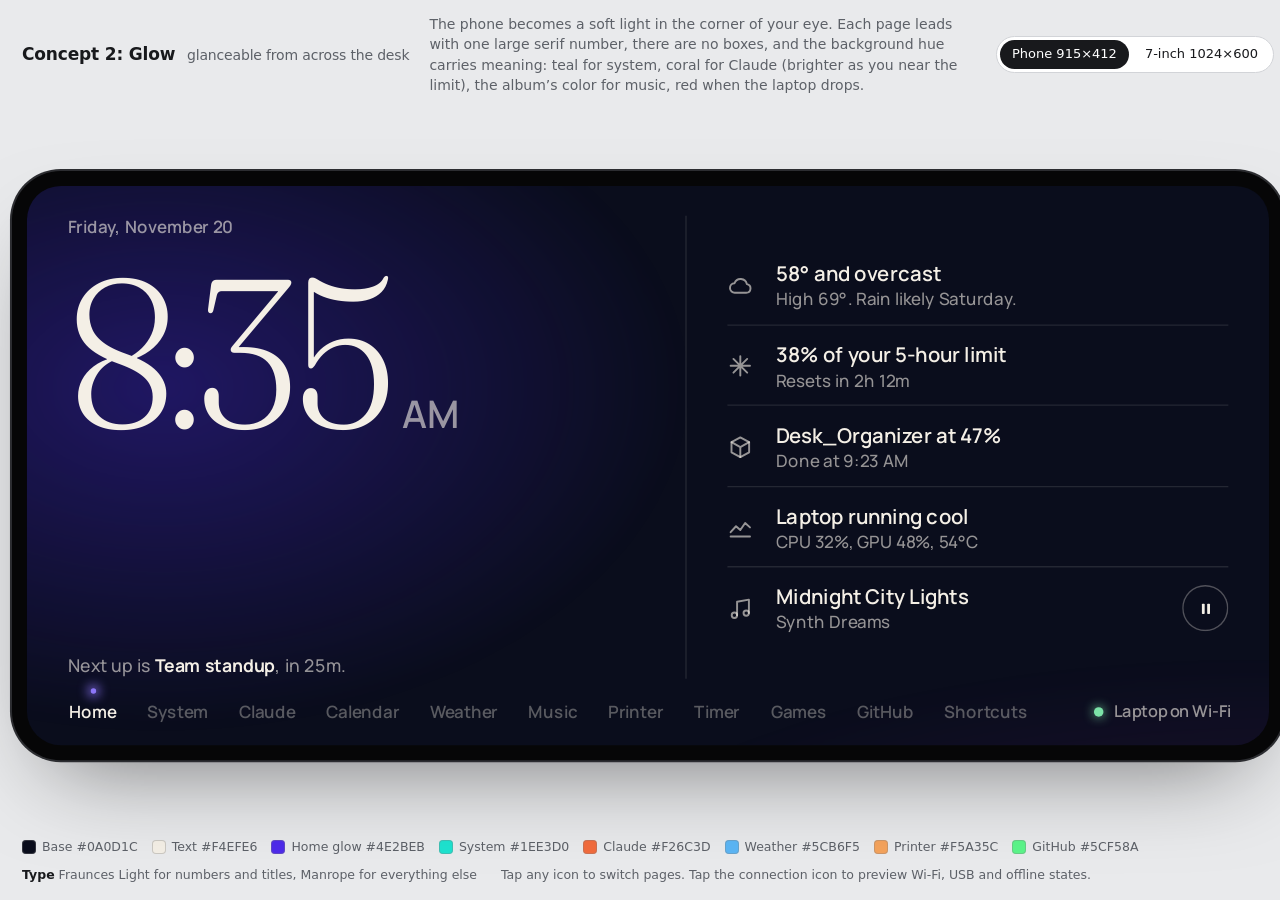
<file: screens sample/deskpanel-concept-2-glow.html>
<!DOCTYPE html>
<html lang="en">
<head>
<meta charset="utf-8">
<meta name="viewport" content="width=device-width, initial-scale=1, viewport-fit=cover">
<title>DeskPanel concept 2: Glow</title>
<link rel="preconnect" href="https://fonts.googleapis.com">
<link rel="preconnect" href="https://fonts.gstatic.com" crossorigin>
<link rel="stylesheet" href="https://fonts.googleapis.com/css2?family=Fraunces:opsz,wght,SOFT@9..144,300..500,0..100&family=Manrope:wght@400;500;600;700&display=swap">
<style>
/* ---------- Page chrome (outside the device) ---------- */
:root {
  --pg-bg: #E9EAEC; --pg-ink: #18191C; --pg-muted: #5D6168; --pg-line: #D2D4D8; --pg-chip: #FFFFFF; --pg-chip-on: #18191C; --pg-chip-on-ink: #FFFFFF;
  color-scheme: light;
  box-sizing: border-box; padding-top: env(safe-area-inset-top, 0px); padding-bottom: env(safe-area-inset-bottom, 0px);
}
@media (prefers-color-scheme: dark) {
  :root:not([data-theme="light"]) { --pg-bg: #141518; --pg-ink: #ECEDEF; --pg-muted: #9A9EA6; --pg-line: #2A2C31; --pg-chip: #1E2024; --pg-chip-on: #ECEDEF; --pg-chip-on-ink: #141518; color-scheme: dark; }
}
:root[data-theme="dark"] { --pg-bg: #141518; --pg-ink: #ECEDEF; --pg-muted: #9A9EA6; --pg-line: #2A2C31; --pg-chip: #1E2024; --pg-chip-on: #ECEDEF; --pg-chip-on-ink: #141518; color-scheme: dark; }
html { height: 100%; }
body { margin: 0; min-height: 100%; height: 100dvh; display: grid; grid-template-rows: auto minmax(0, 1fr) auto; background: var(--pg-bg); color: var(--pg-ink);
  font: 14px/1.45 system-ui, -apple-system, "Segoe UI", Roboto, sans-serif; }
.pg-head { display: flex; flex-wrap: wrap; align-items: center; gap: 8px 20px; padding: 14px 22px 4px; }
.pg-head h1 { margin: 0; font-size: 17px; font-weight: 650; letter-spacing: -.01em; }
.pg-head h1 small { font-weight: 450; color: var(--pg-muted); margin-left: 6px; font-size: 14px; }
.pg-head p { margin: 0; color: var(--pg-muted); max-width: 70ch; flex: 1 1 340px; }
.pg-sizes { display: flex; gap: 4px; padding: 3px; border: 1px solid var(--pg-line); border-radius: 999px; background: var(--pg-chip); }
.pg-sizes button { font: inherit; font-size: 13px; border: 0; border-radius: 999px; padding: 5px 12px; background: transparent; color: var(--pg-ink); cursor: pointer; }
.pg-sizes button[aria-pressed="true"] { background: var(--pg-chip-on); color: var(--pg-chip-on-ink); }
.pg-sizes button:focus-visible { outline: 2px solid var(--pg-ink); outline-offset: 2px; }
#stage { display: flex; align-items: center; justify-content: center; min-height: 0; padding: 6px 12px; }
#device-wrap { position: relative; flex: none; }
#device { position: absolute; left: 0; top: 0; transform-origin: 0 0; padding: 11px; border-radius: 36px; background: #060607;
  box-shadow: 0 0 0 1.5px #2C2D31, 0 30px 70px -30px rgba(0,0,0,.55); }
.pg-foot { display: flex; flex-wrap: wrap; align-items: center; gap: 10px 24px; padding: 6px 22px 16px; color: var(--pg-muted); font-size: 12.5px; }
.pg-foot .sw { display: inline-flex; align-items: center; gap: 6px; }
.pg-foot .sw i { width: 14px; height: 14px; border-radius: 4px; display: inline-block; box-shadow: inset 0 0 0 1px rgba(127,127,127,.35); }
.pg-foot .swatches { display: flex; flex-wrap: wrap; gap: 6px 14px; }
.pg-foot b { color: var(--pg-ink); font-weight: 600; }

/* ---------- Device screen base (shared by all concepts) ---------- */
#screen { position: relative; overflow: hidden; border-radius: 25px; isolation: isolate; -webkit-font-smoothing: antialiased; }
#screen *, #screen *::before, #screen *::after { box-sizing: border-box; }
:where(#screen) button { font: inherit; color: inherit; background: none; border: 0; padding: 0; margin: 0; cursor: pointer; text-align: inherit; }
:where(#screen) [role="button"] { cursor: pointer; }
:where(#screen) :is(h1, h2, h3, p) { margin: 0; }
:where(#screen) .ic { width: 1em; height: 1em; flex: none; display: block; }
:where(#screen) .art { display: block; width: 100%; height: 100%; }
:where(#screen) .num { font-variant-numeric: tabular-nums; }
:where(#screen) .offline-banner { display: none; position: absolute; z-index: 20; }
:where(#screen[data-conn="off"]) .offline-banner { display: block; }
:where(#screen) .toast { position: absolute; z-index: 30; left: 50%; bottom: 16px; transform: translate(-50%, 0); white-space: nowrap; animation: toastIn .22s ease-out; }
:where(#screen) .toast.out { opacity: 0; transform: translate(-50%, 6px); transition: opacity .3s, transform .3s; }
@keyframes toastIn { from { opacity: 0; transform: translate(-50%, 8px); } }
@media (prefers-reduced-motion: reduce) { #screen *, #screen *::before, #screen *::after { transition: none !important; animation: none !important; } }

/* ---------- Concept styles ---------- */
/* Concept 2 — Glow: the screen as a light in the corner of your eye.
   One giant number per page, soft hue that carries meaning, no boxes. */
@property --h { syntax: "<number>"; inherits: true; initial-value: 250; }
@property --ga { syntax: "<number>"; inherits: true; initial-value: .35; }
.glow {
  --base: #0A0D1C; --tx: #F4EFE6; --mu: rgba(244,239,230,.6); --fa: rgba(244,239,230,.34); --rule: rgba(244,239,230,.11);
  --h: 250; --ga: .34; --gx: 22%; --gy: 40%;
  --hue: hsl(var(--h) 90% 72%); --focus: var(--hue);
  --serif: "Fraunces", "Iowan Old Style", "Palatino Linotype", Georgia, serif;
  background: var(--base); color: var(--tx); font: 500 13px/1.4 "Manrope", system-ui, sans-serif;
  transition: --h 1.1s ease, --ga 1.1s ease;
}
.glow::before { content: ""; position: absolute; inset: -20%; z-index: -1; pointer-events: none;
  background:
    radial-gradient(42% 60% at var(--gx) var(--gy), hsl(var(--h) 85% 55% / var(--ga)), transparent 72%),
    radial-gradient(60% 50% at 85% 110%, hsl(calc(var(--h) + 40) 70% 45% / calc(var(--ga) * .45)), transparent 70%);
  filter: blur(8px); transition: background-position 1s; }
.glow[data-page="system"] { --h: 178; --gx: 30%; --gy: 70%; }
.glow[data-page="claude"] { --h: 16; --gx: 18%; --gy: 45%; }
.glow[data-page="calendar"] { --h: 272; }
.glow[data-page="weather"] { --h: 208; --gx: 20%; --gy: 32%; }
.glow[data-page="printer"] { --h: 36; --gx: 20%; --gy: 50%; }
.glow[data-page="timer"] { --h: 345; --gx: 50%; --gy: 50%; --ga: .3; }
.glow[data-page="github"] { --h: 138; --gx: 15%; --gy: 30%; --ga: .28; }
.glow[data-page="shortcuts"] { --h: 225; --gx: 50%; --gy: 60%; --ga: .18; }
.glow[data-conn="off"] { --h: 0; --ga: .16; }

.glow .gw { display: grid; grid-template-rows: 1fr auto; height: 100%; }
.glow .view { padding: 22px 30px 4px; min-height: 0; overflow: auto; scrollbar-width: none; }
.glow .serif { font-family: var(--serif); font-weight: 300; font-variation-settings: "opsz" 144, "SOFT" 60; letter-spacing: -.02em; font-variant-numeric: lining-nums tabular-nums; }
.glow .mu { color: var(--mu); } .glow .fa { color: var(--fa); }
.glow .lbl { color: var(--mu); font-size: 12.5px; font-weight: 600; }
.glow .hue { color: var(--hue); }
.glow .row { display: flex; align-items: center; gap: 8px; }
.glow .sp { flex: 1; }
.glow .ell { white-space: nowrap; overflow: hidden; text-overflow: ellipsis; }
.glow .line { height: 2px; background: var(--rule); border-radius: 2px; position: relative; }
.glow .line i { position: absolute; inset: 0 auto 0 0; width: calc(var(--p, 0) * 100%); background: var(--c, var(--hue)); border-radius: inherit; box-shadow: 0 0 10px var(--c, var(--hue)); transition: width .6s ease; }
.glow .split { display: grid; grid-template-columns: 1fr 1fr; gap: 34px; height: 100%; min-height: 0; }
.glow .col { display: flex; flex-direction: column; min-height: 0; min-width: 0; }
.glow .ruled { border-left: 1px solid var(--rule); padding-left: 30px; }
.glow .pill { display: inline-flex; align-items: center; gap: 8px; padding: 9px 20px; border-radius: 99px; background: var(--tx); color: var(--base); font-weight: 700; font-size: 13px; }
.glow .pill.ghost { background: transparent; color: var(--tx); box-shadow: inset 0 0 0 1px rgba(244,239,230,.3); }
.glow .pill[disabled] { opacity: .55; }
.glow .tabs { display: flex; gap: 20px; margin-bottom: 14px; }
.glow .tabs button { font-size: 13px; font-weight: 600; color: var(--fa); padding-bottom: 4px; border-bottom: 1.5px solid transparent; }
.glow .tabs button[aria-pressed="true"] { color: var(--tx); border-color: var(--hue); }

/* Nav: words, not icons */
.glow .bottom { display: flex; align-items: center; justify-content: space-between; gap: 16px; padding: 8px 26px 12px 30px; }
.glow .nav { display: flex; align-items: center; gap: clamp(11px, 1.6vw, 22px); flex-wrap: nowrap; }
.glow .nav button { position: relative; font-size: 12.5px; font-weight: 600; color: var(--fa); padding: 4px 1px; transition: color .2s; }
.glow .nav button:hover { color: var(--mu); }
.glow .nav button[aria-current="page"] { color: var(--tx); }
.glow .nav button[aria-current="page"]::before { content: ""; position: absolute; left: 50%; top: -5px; width: 4px; height: 4px; margin-left: -2px; border-radius: 50%; background: var(--hue); box-shadow: 0 0 8px 2px var(--hue); }
.glow .status { display: flex; align-items: center; gap: 8px; font-size: 12px; font-weight: 600; color: var(--mu); padding: 4px 2px; white-space: nowrap; }
.glow .status i { width: 7px; height: 7px; border-radius: 50%; background: #7CE3A8; box-shadow: 0 0 8px #7CE3A8; }
.glow[data-conn="off"] .status i { background: #FF8A8A; box-shadow: 0 0 8px #FF8A8A; }
.glow .status .ck { color: var(--tx); }
.glow[data-page="home"] .status .ck, .glow[data-page="timer"] .status .ck { display: none; }

/* Home */
.glow .bigclock { font-size: 156px; line-height: .82; margin-top: 18px; }
.glow .bigclock small { font-size: 28px; color: var(--mu); letter-spacing: 0; margin-left: 8px; font-family: "Manrope"; font-weight: 600; }
.glow .glances { display: flex; flex-direction: column; justify-content: center; gap: 2px; height: 100%; }
.glow .gl { display: grid; grid-template-columns: 22px 1fr auto; gap: 14px; align-items: center; padding: 9px 0; border-bottom: 1px solid var(--rule); text-align: left; }
.glow .gl:last-child { border: 0; }
.glow .gl > .ic { font-size: 19px; color: var(--mu); }
.glow .gl b { display: block; font-size: 15px; font-weight: 600; }
.glow .gl span.mu { font-size: 12.5px; }
.glow .mini-play { width: 34px; height: 34px; border-radius: 50%; display: grid; place-items: center; font-size: 13px; box-shadow: inset 0 0 0 1px rgba(244,239,230,.3); }

/* System */
.glow .quad { display: grid; grid-template-columns: repeat(4, 1fr); gap: 24px; }
.glow .metric .n { font-size: 66px; line-height: .9; margin: 4px 0 10px; }
.glow .metric .n small { font-size: 20px; color: var(--mu); margin-left: 2px; font-family: "Manrope"; font-weight: 600; letter-spacing: 0; }
.glow .metric .mu { font-size: 12px; margin-top: 8px; }
.glow .chart { flex: 1; min-height: 50px; margin-top: 14px; }
.glow .chart svg { display: block; width: 100%; height: 100%; overflow: visible; }
.glow .sysfoot { display: flex; justify-content: space-between; color: var(--fa); font-size: 12px; padding-bottom: 4px; }
.glow .net { display: grid; grid-template-columns: 1.15fr 1fr 1fr; gap: 0; }
.glow .net > div { padding-right: 24px; }
.glow .net > div + div { border-left: 1px solid var(--rule); padding-left: 24px; }
.glow .huge { font-size: 92px; line-height: .85; }
.glow .huge small { font-size: 22px; font-family: "Manrope"; font-weight: 600; color: var(--mu); letter-spacing: 0; margin-left: 4px; }
.glow .mid { font-size: 40px; line-height: 1; }
.glow .mid small { font-size: 14px; font-family: "Manrope"; font-weight: 600; color: var(--mu); letter-spacing: 0; margin-left: 3px; }
.glow .dot { display: inline-block; width: 9px; height: 9px; border-radius: 50%; background: #7CE3A8; box-shadow: 0 0 10px #7CE3A8; margin-right: 10px; vertical-align: middle; }

/* Claude */
.glow .cl-n { font-size: 150px; line-height: .8; margin: 14px 0 16px; }
.glow .cl-n small { font-size: 40px; color: var(--mu); }
.glow .kv { display: grid; grid-template-columns: repeat(4, auto); justify-content: space-between; gap: 6px 16px; }
.glow .kv b { display: block; font-family: var(--serif); font-weight: 400; font-size: 24px; font-variation-settings: "opsz" 72; }
.glow .kv span { font-size: 11.5px; color: var(--mu); }
.glow .bars { flex: 1; display: grid; grid-template-columns: repeat(7, 1fr); align-items: end; min-height: 0; margin: 12px 0 4px; }
.glow .bars div { display: flex; flex-direction: column; align-items: center; justify-content: flex-end; gap: 6px; height: 100%; font-size: 11px; color: var(--fa); }
.glow .bars i { width: 8px; border-radius: 8px; height: calc(var(--v) * 1%); min-height: 4px; background: linear-gradient(hsl(16 95% 72%), hsl(16 70% 45% / .5)); }
.glow .bars .today { color: var(--tx); font-weight: 700; }
.glow .bars .today i { width: 12px; box-shadow: 0 0 14px hsl(16 95% 65% / .8); }
.glow .models { display: flex; gap: 22px; font-size: 12.5px; color: var(--mu); }
.glow .models b { color: var(--tx); font-weight: 600; margin-right: 6px; }

/* Calendar */
.glow .ev-t { font-size: 46px; line-height: 1; margin: 12px 0 10px; }
.glow .ev-in { font-size: 24px; font-family: var(--serif); font-weight: 400; font-style: italic; }
.glow .later { margin-top: auto; display: grid; gap: 7px; font-size: 12.5px; }
.glow .later div { display: grid; grid-template-columns: 90px 1fr; gap: 10px; color: var(--mu); }
.glow .later b { color: var(--tx); font-weight: 600; }
.glow .tl { position: relative; height: 100%; margin-left: 46px; border-left: 1px solid var(--rule); }
.glow .tl .hr { position: absolute; left: -46px; width: 38px; text-align: right; font-size: 11px; color: var(--fa); transform: translateY(-50%); }
.glow .tl .blk { position: absolute; left: 14px; right: 0; border-radius: 10px; padding: 0 12px; display: flex; align-items: center; gap: 10px; font-size: 12.5px; min-height: 26px;
  background: color-mix(in srgb, var(--c) 18%, transparent); box-shadow: inset 3px 0 0 var(--c); }
.glow .tl .blk b { font-weight: 600; }
.glow .tl .blk span { color: var(--mu); }
.glow .tl .blk.done { opacity: .45; }
.glow .tl .now { position: absolute; left: -4px; right: 0; height: 1.5px; background: var(--hue); box-shadow: 0 0 8px var(--hue); }
.glow .tl .now::before { content: ""; position: absolute; left: -1px; top: -3px; width: 7px; height: 7px; border-radius: 50%; background: var(--hue); }

/* Weather */
.glow .wx-top { display: grid; grid-template-columns: 1fr 1.05fr; gap: 34px; height: 58%; min-height: 0; flex: none; }
.glow .wx-n { font-size: 132px; line-height: .8; margin-top: 8px; }
.glow .wx-days { display: grid; gap: 3px; align-content: center; }
.glow .wx-days div { display: grid; grid-template-columns: 50px 22px 38px 28px 1fr 28px; gap: 10px; align-items: center; font-size: 13px; }
.glow .wx-days .ic { font-size: 17px; color: var(--mu); }
.glow .wx-days em { font-style: normal; font-size: 11.5px; color: hsl(205 90% 75%); }
.glow .rng { height: 4px; border-radius: 4px; background: var(--rule); position: relative; }
.glow .rng i { position: absolute; top: 0; bottom: 0; left: calc(var(--a) * 1%); right: calc(100% - var(--b) * 1%); border-radius: 4px; background: linear-gradient(90deg, hsl(200 80% 70%), hsl(40 95% 68%)); }
.glow .curve { flex: 1; min-height: 0; margin-top: 8px; }
.glow .curve svg { display: block; width: 100%; height: 100%; overflow: visible; }
.glow .curve text { font: 600 11px "Manrope"; fill: var(--mu); }
.glow .curve text.t { font: 400 15px var(--serif); fill: var(--tx); }

/* Music */
.glow .mus { display: grid; grid-template-columns: auto 1fr; gap: 36px; align-items: center; height: 100%; }
.glow .cover { position: relative; height: min(96%, 300px); aspect-ratio: 1; }
.glow .cover .art { border-radius: 18px; position: relative; z-index: 1; }
.glow .cover .blur { position: absolute; inset: 8%; filter: blur(34px) saturate(1.4); opacity: .9; z-index: 0; }
.glow .mus h2 { font-family: var(--serif); font-weight: 400; font-size: 42px; line-height: 1.02; letter-spacing: -.02em; margin: 8px 0 8px; font-variation-settings: "opsz" 96, "SOFT" 60; }
.glow .seek { padding: 10px 0; cursor: pointer; margin-top: 22px; }
.glow .times { display: flex; justify-content: space-between; font-size: 11.5px; color: var(--mu); font-variant-numeric: tabular-nums; }
.glow .ctrls { display: flex; align-items: center; gap: 26px; margin-top: 18px; }
.glow .ctrls button { font-size: 20px; color: var(--mu); }
.glow .ctrls .main { width: 64px; height: 64px; border-radius: 50%; background: var(--tx); color: var(--base); display: grid; place-items: center; font-size: 24px; }

/* Printer */
.glow .pr-n { font-size: 150px; line-height: .8; margin: 10px 0 14px; }
.glow .pr-n small { font-size: 40px; color: var(--mu); }
.glow .temps { display: grid; grid-template-columns: repeat(3, 1fr); gap: 16px; }
.glow .temps b { display: block; font: 300 44px/1 var(--serif); font-variation-settings: "opsz" 144, "SOFT" 60; margin: 4px 0 2px; }
.glow .spools { display: grid; grid-template-columns: repeat(4, 1fr); gap: 10px; margin-top: auto; font-size: 12px; color: var(--mu); }
.glow .spools i { display: block; width: 26px; height: 26px; border-radius: 50%; background: var(--c); margin-bottom: 6px; box-shadow: inset 0 0 0 1px rgba(255,255,255,.2); }
.glow .spools .on { color: var(--tx); font-weight: 700; }
.glow .spools .on i { box-shadow: 0 0 0 3px var(--base), 0 0 0 4.5px var(--hue), 0 0 14px var(--hue); }
.glow .layers { margin-top: 16px; height: 18px; position: relative; background: repeating-linear-gradient(90deg, var(--rule) 0 1px, transparent 1px 6px); }
.glow .layers i { position: absolute; inset: 0 auto 0 0; width: calc(var(--p) * 100%); background: repeating-linear-gradient(90deg, var(--hue) 0 1.5px, transparent 1.5px 6px); filter: drop-shadow(0 0 4px var(--hue)); }

/* Timer */
.glow .tm { display: flex; flex-direction: column; align-items: center; justify-content: center; height: 100%; text-align: center; }
.glow .tm-n { font-size: 172px; line-height: .82; margin: 12px 0 18px; }
.glow .tm .line { width: 60%; }
.glow .tm .row { margin-top: 20px; gap: 12px; }

/* Games */
.glow .gm-top { display: grid; grid-template-columns: 1.1fr 1fr; gap: 32px; height: 56%; min-height: 0; }
.glow .gm-art { position: relative; min-height: 0; }
.glow .gm-art .art { border-radius: 16px; position: relative; z-index: 1; }
.glow .gm-art .blur { position: absolute; inset: 10%; filter: blur(30px); opacity: .8; }
.glow .gm-top h2 { font-family: var(--serif); font-weight: 400; font-size: 38px; line-height: 1; margin: 8px 0 10px; letter-spacing: -.02em; }
.glow .shelf { display: grid; grid-template-columns: repeat(5, 1fr); gap: 16px; height: 44%; padding-top: 16px; }
.glow .shelf button { display: grid; grid-template-columns: 54px 1fr; gap: 12px; align-items: center; text-align: left; }
.glow .shelf .im { height: 72px; border-radius: 9px; overflow: hidden; }
.glow .shelf b { display: block; font-size: 13px; font-weight: 600; }
.glow .shelf span { font-size: 12px; color: var(--mu); }

/* GitHub */
.glow .gh-top { display: grid; grid-template-columns: .8fr 1fr 1fr; gap: 0; height: 56%; min-height: 0; flex: none; }
.glow .gh-top > div { padding-right: 24px; display: flex; flex-direction: column; min-height: 0; }
.glow .gh-top > div + div { border-left: 1px solid var(--rule); padding-left: 24px; }
.glow .streak { font-size: 120px; line-height: .8; margin: 10px 0 10px; }
.glow .wk { flex: 1; display: grid; grid-template-columns: repeat(7, 1fr); align-items: end; min-height: 0; margin-top: 8px; }
.glow .wk div { display: flex; flex-direction: column; align-items: center; justify-content: flex-end; gap: 5px; height: 100%; font-size: 10.5px; color: var(--fa); }
.glow .wk i { width: 7px; border-radius: 6px; height: calc(var(--v) * 1%); min-height: 3px; background: hsl(138 70% 62%); box-shadow: 0 0 10px hsl(138 80% 50% / .5); }
.glow .wk i.l { background: var(--rule); box-shadow: none; }
.glow .wk .pr { display: flex; flex-direction: row; gap: 2px; align-items: flex-end; flex: 1; }
.glow .repos { display: grid; gap: 8px; margin-top: 8px; font-size: 13px; }
.glow .repos div { display: grid; grid-template-columns: 1fr auto; gap: 4px 10px; }
.glow .repos .line { grid-column: 1 / -1; height: 1.5px; }
.glow .heat { flex: 1; min-height: 0; margin-top: 14px; }
.glow .heat svg { display: block; width: 100%; height: 100%; }
.glow .heat text { font: 600 10px "Manrope"; fill: var(--fa); }

/* Shortcuts */
.glow .sc { display: grid; grid-template-columns: repeat(4, 1fr); grid-template-rows: 1fr 1fr; height: 100%; }
.glow .key { display: flex; flex-direction: column; align-items: center; justify-content: center; gap: 12px; font-size: 13.5px; font-weight: 600; color: var(--mu); border-radius: 20px; transition: background .2s, color .2s; }
.glow .key:hover { background: rgba(244,239,230,.04); color: var(--tx); }
.glow .key .ring { width: 74px; height: 74px; border-radius: 50%; display: grid; place-items: center; font-size: 30px; color: var(--tx); box-shadow: inset 0 0 0 1px rgba(244,239,230,.2); transition: box-shadow .2s, background .2s; }
.glow .key:active .ring { background: rgba(244,239,230,.1); }
.glow .key.on { color: var(--tx); }
.glow .key.on .ring { background: hsl(355 80% 62% / .18); box-shadow: inset 0 0 0 1px hsl(355 90% 70% / .7), 0 0 26px hsl(355 90% 60% / .45); color: hsl(355 95% 78%); }
.glow .key small { font-size: 11.5px; color: var(--fa); margin-top: -8px; }

/* Offline + toast */
.glow .offline-banner { top: 14px; left: 30px; right: 30px; text-align: right; font-size: 12.5px; color: #FFC9C9; }
.glow .offline-banner strong { color: #fff; }
.glow[data-conn="off"] .view { opacity: .55; }
.glow .toast { bottom: 52px; background: rgba(244,239,230,.14); backdrop-filter: blur(12px); -webkit-backdrop-filter: blur(12px); color: var(--tx); padding: 9px 18px; border-radius: 99px; font-weight: 600; font-size: 13px; box-shadow: inset 0 0 0 1px rgba(244,239,230,.18); }

</style>
</head>
<body>
<header class="pg-head">
  <h1>Concept 2: Glow <small>glanceable from across the desk</small></h1>
  <p>The phone becomes a soft light in the corner of your eye. Each page leads with one large serif number, there are no boxes, and the background hue carries meaning: teal for system, coral for Claude (brighter as you near the limit), the album’s color for music, red when the laptop drops.</p>
  <div class="pg-sizes" role="group" aria-label="Screen size">
    <button type="button" data-size="phone" aria-pressed="true">Phone 915×412</button>
    <button type="button" data-size="seven" aria-pressed="false">7-inch 1024×600</button>
  </div>
</header>
<div id="stage"><div id="device-wrap"><div id="device"><div id="screen" class="glow"></div></div></div></div>
<footer class="pg-foot">
  <div class="swatches"><span class="sw"><i style="background:#0A0D1C"></i>Base #0A0D1C</span><span class="sw"><i style="background:#F4EFE6"></i>Text #F4EFE6</span><span class="sw"><i style="background:#4E2BEB"></i>Home glow #4E2BEB</span><span class="sw"><i style="background:#1EE3D0"></i>System #1EE3D0</span><span class="sw"><i style="background:#F26C3D"></i>Claude #F26C3D</span><span class="sw"><i style="background:#5CB6F5"></i>Weather #5CB6F5</span><span class="sw"><i style="background:#F5A35C"></i>Printer #F5A35C</span><span class="sw"><i style="background:#5CF58A"></i>GitHub #5CF58A</span></div>
  <span><b>Type</b> Fraunces Light for numbers and titles, Manrope for everything else</span>
  <span>Tap any icon to switch pages. Tap the connection icon to preview Wi‑Fi, USB and offline states.</span>
</footer>
<script>
/* ============================================================
   DeskPanel concept — shared core
   Mock data, simulated clock, icons, chart helpers and the
   app shell (navigation, live bindings, actions, scaling).
   Every concept file uses this same core; only the
   frame/nav/page renderers and CSS differ.
   ============================================================ */
(() => {
'use strict';

/* ---------- Simulated clock (fixed scene: Fri Nov 20, 8:35 AM) ---------- */
const T0 = Date.now();
const START = new Date(2026, 10, 20, 8, 35, 0);
const now = () => new Date(START.getTime() + (Date.now() - T0));
const DAY = ['Sunday','Monday','Tuesday','Wednesday','Thursday','Friday','Saturday'];
const DAY3 = DAY.map(d => d.slice(0, 3));
const MONTH = ['January','February','March','April','May','June','July','August','September','October','November','December'];
const MON3 = MONTH.map(m => m.slice(0, 3));
const pad = n => String(n).padStart(2, '0');
const clock = d => (d.getHours() % 12 || 12) + ':' + pad(d.getMinutes());
const ampm = d => d.getHours() < 12 ? 'AM' : 'PM';
const dur = min => { min = Math.max(0, Math.round(min)); const h = Math.floor(min / 60), m = min % 60; return h ? `${h}h ${m}m` : `${m}m`; };
const ms = s => { s = Math.max(0, Math.round(s)); return Math.floor(s / 60) + ':' + pad(s % 60); };
const clamp = (v, a, b) => Math.min(b, Math.max(a, v));
function rng(seed) { return () => (seed = (seed * 16807) % 2147483647) / 2147483647; }
const R = rng(42);

/* ---------- Mock data ---------- */
const hist = (n, base, amp, f) => Array.from({ length: n }, (_, i) => base + amp * Math.sin(i / f) + (R() - .5) * amp * .5);

const D = {
  sys: {
    cpu: 30, gpu: 48, gpuTemp: 52, ram: 18.4, ramTotal: 32, vram: 6.2, vramTotal: 12,
    down: 1.8, up: 220, cpuName: 'Ryzen 7 7800X3D', gpuName: 'GeForce RTX 4070', disk: 58,
    cpuHist: hist(60, 30, 6, 4), gpuHist: hist(60, 48, 7, 5)
  },
  net: {
    latency: 17, jitter: 2.1, loss: 0, uptime: '3d 5h', lastDrop: '3 days ago',
    today: 3.2, month: 412.0, dl: 942, ul: 38, ping: 9, tested: '2h ago', nowDl: 15.1, nowUl: 1.8,
    latHist: Array.from({ length: 120 }, (_, i) => 16 + R() * 3 + (i === 40 || i === 96 ? 14 : 0))
  },
  claude: {
    five: 38, fiveReset: 132, week: 61, weekReset: 'Sat 2:01 PM',
    tokens: '48.2M', output: '182K', messages: 214, lastHour: '6.1M',
    days: [28.4, 6.9, 21.5, 55.3, 43.1, 62.0, 48.2],
    models: [['Opus', 31.0], ['Sonnet', 15.1], ['Haiku', 2.1]]
  },
  cal: {
    today: [
      { start: '9:00 AM', end: '9:15 AM', mins: 540, title: 'Team standup', where: 'Zoom', cal: 'Work', color: '#5AA9FF' },
      { start: '12:30 PM', end: '1:30 PM', mins: 750, title: 'Lunch with Sam', where: 'Corner Cafe', cal: 'Personal', color: '#C18CFF' },
      { start: '4:00 PM', end: '4:45 PM', mins: 960, title: 'Design review', where: 'Google Meet', cal: 'Work', color: '#5AA9FF' }
    ],
    later: [
      { day: 'Saturday', start: '10:00 AM', title: 'Filament pickup', where: 'Maker Supply Co.', cal: 'Personal', color: '#C18CFF' },
      { day: 'Monday', start: '9:00 AM', title: 'Team standup', where: 'Zoom', cal: 'Work', color: '#5AA9FF' },
      { day: 'Tuesday', start: '7:30 PM', title: 'Game night', where: 'Discord', cal: 'Personal', color: '#C18CFF' }
    ]
  },
  wx: {
    city: 'Charlotte', temp: 58, cond: 'Overcast', icon: 'cloud', feels: 53, humidity: 53, wind: 5, updated: '8:30 AM',
    hours: [['Now', 58, 'cloud'], ['9 AM', 59, 'cloud'], ['10 AM', 61, 'cloud'], ['11 AM', 63, 'partly'], ['12 PM', 65, 'partly'],
      ['1 PM', 67, 'sun'], ['2 PM', 68, 'sun'], ['3 PM', 69, 'sun'], ['4 PM', 67, 'partly'], ['5 PM', 64, 'cloud'], ['6 PM', 61, 'cloud'], ['7 PM', 57, 'cloud']],
    days: [['Today', 'cloud', 69, 40, 0], ['Sat', 'rain', 61, 48, 63], ['Sun', 'rain', 57, 54, 54], ['Mon', 'rain', 68, 56, 38], ['Tue', 'cloud', 62, 50, 0], ['Wed', 'rain', 50, 43, 46]]
  },
  tracks: [
    { title: 'Midnight City Lights', artist: 'Synth Dreams', album: 'Neon Skyline', len: 241, hue: 262 },
    { title: 'Low Tide Radio', artist: 'Harbor Static', album: 'Salt & Signal', len: 214, hue: 196 },
    { title: 'Paper Planets', artist: 'Juno Vale', album: 'Orbit Season', len: 192, hue: 28 },
    { title: 'Afterglow Freeway', artist: 'The Night Shift', album: 'Overpass', len: 265, hue: 330 }
  ],
  printer: {
    name: 'X1 Carbon', model: 'X1C', status: 'Printing', job: 'Desk_Organizer', speed: 'Standard',
    pct: 47, left: 48, layer: 112, layers: 240, nozzle: 220, nozzleT: 220, bed: 55, bedT: 55, chamber: 34,
    ams: [{ c: '#F1F1EE', t: 'PLA', n: 'White' }, { c: '#1D1E21', t: 'PLA', n: 'Black' }, { c: '#F5A623', t: 'PETG', n: 'Amber', active: true }, { c: '#3B82F6', t: 'PLA', n: 'Blue' }]
  },
  games: {
    now: { title: 'Starfall Tactics', hue: 252, session: 48, total: 128, friends: 2 },
    recent: [['Harbor Lights', 41, 205], ['Iron Orchard', 16, 95], ['Neon Drift', 12, 318], ['Frostline', 5.0, 205], ['Ember Keep', 75, 20]]
  },
  gh: {
    total: '1,033', commits: 120, private: 907, issues: 1, streak: 5, longest: 10, best: 75, bestDay: 'Nov 16',
    week: [0, 75, 68, 48, 58, 32, 0], lastWeek: [0, 28, 14, 20, 24, 10, 5], weekTotal: 281, delta: 180,
    repos: [['pixel-garden', 222], ['tide-engine', 201], ['deskpanel', 111], ['lumen-notes', 88]]
  },
  shortcuts: [
    { id: 'mic', label: 'Mute mic', icon: 'mic' }, { id: 'sound', label: 'Mute sound', icon: 'speaker' },
    { id: 'voldown', label: 'Volume down', icon: 'volDown' }, { id: 'volup', label: 'Volume up', icon: 'volUp' },
    { id: 'shot', label: 'Screenshot', icon: 'shot' }, { id: 'term', label: 'Terminal', icon: 'terminal' },
    { id: 'dl', label: 'Downloads', icon: 'folder' }, { id: 'lock', label: 'Lock PC', icon: 'lock' }
  ],
  timerModes: [{ id: 'focus', label: 'Focus', min: 25 }, { id: 'short', label: 'Short break', min: 5 }, { id: 'long', label: 'Long break', min: 15 }]
};

/* 7-day labels ending today, GitHub heatmap (53 weeks ending this week) */
(() => {
  const t = START;
  D.claude.labels = D.claude.days.map((_, i) => i === 6 ? 'Today' : DAY3[(t.getDay() - 6 + i + 7) % 7]);
  const sat = new Date(t); sat.setDate(t.getDate() + (6 - t.getDay()));
  const first = new Date(sat); first.setDate(sat.getDate() - 53 * 7 + 1);
  const busy = { 5: .6, 6: .75, 7: .5, 9: .55, 10: .8, 11: .85, 1: .35, 2: .3, 3: .15, 4: .35, 8: .45, 0: .3 };
  const r = rng(7); const weeks = []; const months = [];
  for (let w = 0; w < 53; w++) {
    const col = [];
    for (let d = 0; d < 7; d++) {
      const day = new Date(first); day.setDate(first.getDate() + w * 7 + d);
      if (day > t) { col.push(null); continue; }
      const p = busy[day.getMonth()] * (d === 0 || d === 6 ? .5 : 1);
      col.push(r() < p ? Math.ceil(r() ** 2 * 22) : 0);
    }
    const ws = new Date(first); ws.setDate(first.getDate() + w * 7);
    const prev = new Date(ws); prev.setDate(ws.getDate() - 7);
    if (w > 0 && ws.getMonth() !== prev.getMonth() && w < 52) months.push({ i: w, label: MON3[ws.getMonth()] });
    weeks.push(col);
  }
  weeks[52] = D.gh.week.map((v, i) => i > t.getDay() ? null : v);
  weeks[51] = D.gh.lastWeek.slice();
  D.gh.weeks = weeks; D.gh.months = months;
})();

/* ---------- Live state ---------- */
const S = {
  page: 'home', sysTab: 'pc', conn: 'wifi', size: 'phone',
  track: 0, pos: 75, playing: true,
  mic: false, sound: false, vol: 40,
  tMode: 'focus', tLeft: 25 * 60, tRun: false, sessions: 2,
  st: { running: false, p: 0, dl: 942, ul: 38, ping: 9, when: '2h ago' },
  lastSync: null
};

/* ---------- Icons (24px, stroke = currentColor) ---------- */
const P = {
  home: '<path d="M3.5 10.5 12 3.5l8.5 7V20a.5.5 0 0 1-.5.5h-5v-6H9v6H4a.5.5 0 0 1-.5-.5z"/>',
  system: '<path d="M3 16.5 8 11l4 3.5 4.5-6.5 4.5 4"/><path d="M3 20.5h18"/>',
  claude: '<path d="M12 3v18M3 12h18M5.6 5.6l12.8 12.8M18.4 5.6 5.6 18.4"/>',
  calendar: '<rect x="3.5" y="5" width="17" height="15.5" rx="2"/><path d="M3.5 10h17M8 3v4M16 3v4"/>',
  weather: '<circle cx="12" cy="12" r="4"/><path d="M12 2.5v2M12 19.5v2M2.5 12h2M19.5 12h2M5.3 5.3l1.4 1.4M17.3 17.3l1.4 1.4M5.3 18.7l1.4-1.4M17.3 6.7l1.4-1.4"/>',
  music: '<path d="M9 18V5.5l11-2V16"/><circle cx="6.5" cy="18" r="2.5"/><circle cx="17.5" cy="16" r="2.5"/>',
  printer: '<path d="M12 2.8 3.8 7.3v9.4l8.2 4.5 8.2-4.5V7.3z"/><path d="M3.8 7.3 12 11.8l8.2-4.5M12 11.8v9.4"/>',
  timer: '<circle cx="12" cy="13.5" r="7.5"/><path d="M12 9.5v4l2.5 2M9.5 2.5h5"/>',
  games: '<path d="M7 7.5h10a4.5 4.5 0 0 1 4.5 4.5v2.5a3 3 0 0 1-5.4 1.8L15 15h-6l-1.1 1.3a3 3 0 0 1-5.4-1.8V12A4.5 4.5 0 0 1 7 7.5z"/><path d="M7.5 10.5v3.5M5.75 12.25h3.5"/><circle cx="16" cy="11" r=".9" fill="currentColor" stroke="none"/><circle cx="18" cy="13.2" r=".9" fill="currentColor" stroke="none"/>',
  github: '<circle cx="12" cy="12" r="3.5"/><path d="M2.5 12h6M15.5 12h6"/>',
  shortcuts: '<rect x="3.5" y="3.5" width="7" height="7" rx="1.5"/><rect x="13.5" y="3.5" width="7" height="7" rx="1.5"/><rect x="3.5" y="13.5" width="7" height="7" rx="1.5"/><rect x="13.5" y="13.5" width="7" height="7" rx="1.5"/>',
  monitor: '<rect x="2.5" y="4" width="19" height="12.5" rx="2"/><path d="M8.5 20.5h7M12 16.5v4"/>',
  wifi: '<path d="M2.5 9a14 14 0 0 1 19 0M5.5 12.5a9.5 9.5 0 0 1 13 0M8.7 15.8a5 5 0 0 1 6.6 0"/><circle cx="12" cy="19.3" r="1.1" fill="currentColor" stroke="none"/>',
  usb: '<path d="M9 2.5v4.5M15 2.5v4.5M6.5 7h11v4a5.5 5.5 0 0 1-11 0zM12 16.5v5"/>',
  off: '<path d="M2.5 9a14 14 0 0 1 4.2-2.8M10.5 5.6A14 14 0 0 1 21.5 9M8.7 15.8a5 5 0 0 1 6.6 0M3 3l18 18"/>',
  cloud: '<path d="M7 18.5h10.5a4 4 0 0 0 .6-7.95A6 6 0 0 0 6.6 9.7 4.4 4.4 0 0 0 7 18.5z"/>',
  partly: '<path d="M9.5 6.5V4.5M4.4 8.6l-1.4-1.4M14.6 8.6 16 7.2M3.5 13.5h-1"/><path d="M6.4 12.3a3.8 3.8 0 0 1 6.9-2.8"/><path d="M9 20h9a3.3 3.3 0 0 0 .5-6.55A5 5 0 0 0 8.8 12.7 3.7 3.7 0 0 0 9 20z"/>',
  sun: '<circle cx="12" cy="12" r="4"/><path d="M12 2.5v2M12 19.5v2M2.5 12h2M19.5 12h2M5.3 5.3l1.4 1.4M17.3 17.3l1.4 1.4M5.3 18.7l1.4-1.4M17.3 6.7l1.4-1.4"/>',
  rain: '<path d="M7 15h10.5a3.6 3.6 0 0 0 .5-7.15A5.5 5.5 0 0 0 7.4 7.2 3.9 3.9 0 0 0 7 15z"/><path d="M8.5 18l-1 2.5M12.5 18l-1 2.5M16.5 18l-1 2.5"/>',
  mic: '<rect x="9" y="3" width="6" height="11" rx="3"/><path d="M5.5 11a6.5 6.5 0 0 0 13 0M12 17.5v3.5"/>',
  micOff: '<path d="M15 10V6a3 3 0 0 0-5.7-1.3M9 9v2a3 3 0 0 0 4.9 2.3M5.5 11a6.5 6.5 0 0 0 10.9 4.8M18.5 11c0 .7-.1 1.4-.3 2M12 17.5v3.5M3.5 3.5l17 17"/>',
  speaker: '<path d="M4 9.5h3.5L12 5.5v13l-4.5-4H4z"/><path d="M15.5 9.5a3.5 3.5 0 0 1 0 5M18 7a7 7 0 0 1 0 10"/>',
  speakerOff: '<path d="M4 9.5h3.5L12 5.5v13l-4.5-4H4z"/><path d="M15.5 9.5l5 5M20.5 9.5l-5 5"/>',
  volDown: '<path d="M4 9.5h3.5L12 5.5v13l-4.5-4H4z"/><path d="M15.5 12h5"/>',
  volUp: '<path d="M4 9.5h3.5L12 5.5v13l-4.5-4H4z"/><path d="M15.5 12h5M18 9.5v5"/>',
  shot: '<path d="M4 8.5V5.5a1 1 0 0 1 1-1h3M16 4.5h3a1 1 0 0 1 1 1v3M20 15.5v3a1 1 0 0 1-1 1h-3M8 19.5H5a1 1 0 0 1-1-1v-3"/><circle cx="12" cy="12" r="2.5"/>',
  terminal: '<rect x="2.5" y="4" width="19" height="16" rx="2"/><path d="M7 9.5l2.8 2.5L7 14.5M12.5 15h4.5"/>',
  folder: '<path d="M3 6.5a1 1 0 0 1 1-1h5l2 2.2h9a1 1 0 0 1 1 1V18a1 1 0 0 1-1 1H4a1 1 0 0 1-1-1z"/>',
  lock: '<rect x="4.5" y="10.5" width="15" height="10" rx="2"/><path d="M8 10.5V7.5a4 4 0 0 1 8 0v3"/>',
  play: '<path d="M8 5.2v13.6L19 12z" fill="currentColor"/>',
  pause: '<rect x="6.5" y="5" width="3.8" height="14" rx="1" fill="currentColor" stroke="none"/><rect x="13.7" y="5" width="3.8" height="14" rx="1" fill="currentColor" stroke="none"/>',
  prev: '<path d="M6 5.5v13"/><path d="M18.5 5.5 9 12l9.5 6.5z" fill="currentColor"/>',
  next: '<path d="M18 5.5v13"/><path d="M5.5 5.5 15 12l-9.5 6.5z" fill="currentColor"/>',
  reset: '<path d="M4 12a8 8 0 1 0 2.6-5.9L4 8.5M4 3.5v5h5"/>',
  flame: '<path d="M12 3s5 4.3 5 9.3a5 5 0 0 1-10 0c0-2.8 2-3.9 2.3-6.3C10.8 7.3 12 3 12 3z"/>',
  bed: '<path d="M12 4 2.5 8.5 12 13l9.5-4.5zM2.5 13 12 17.5l9.5-4.5"/>',
  thermo: '<path d="M10 14.3V5a2 2 0 0 1 4 0v9.3a4 4 0 1 1-4 0z"/>',
  down: '<path d="M12 4.5v15M6.5 14l5.5 5.5 5.5-5.5"/>',
  up: '<path d="M12 19.5v-15M6.5 10 12 4.5l5.5 5.5"/>',
  drop: '<path d="M12 3.5s6 6.3 6 10.5a6 6 0 0 1-12 0c0-4.2 6-10.5 6-10.5z"/>',
  wind: '<path d="M3 8.5h10.5a2.5 2.5 0 1 0-2.5-2.5M3 12.5h15a2.5 2.5 0 1 1-2.5 2.5M3 16.5h7"/>',
  users: '<circle cx="9" cy="8.5" r="3.2"/><path d="M3 19.5a6 6 0 0 1 12 0M15.5 5.6a3.2 3.2 0 0 1 0 5.8M17.5 14a6 6 0 0 1 3.5 5.5"/>',
  clock: '<circle cx="12" cy="12" r="8.5"/><path d="M12 7.5V12l3 2"/>',
  pin: '<path d="M12 21s6.5-6 6.5-11a6.5 6.5 0 0 0-13 0c0 5 6.5 11 6.5 11z"/><circle cx="12" cy="10" r="2.3"/>'
};
const icon = (n, cls = '') => `<svg class="ic ${cls}" viewBox="0 0 24 24" fill="none" stroke="currentColor" stroke-width="1.8" stroke-linecap="round" stroke-linejoin="round" aria-hidden="true">${P[n] || ''}</svg>`;

/* ---------- Generated cover art: sun over layered hills ---------- */
let uid = 0;
function art(hue, seed = 1, opts = {}) {
  const id = 'a' + (++uid), W = opts.w || 100, k = W / 100;
  const sx = (28 + (seed * 37) % 44) * k, sy = 30 + (seed * 13) % 14;
  const sat = opts.sat ?? 58;
  return `<svg class="art" viewBox="0 0 ${W} 100" preserveAspectRatio="xMidYMid slice" aria-hidden="true">
    <defs><linearGradient id="${id}" x1="0" y1="0" x2="0" y2="1">
      <stop offset="0" stop-color="hsl(${hue} ${sat}% 20%)"/><stop offset="1" stop-color="hsl(${hue + 18} ${sat + 8}% 44%)"/></linearGradient></defs>
    <rect width="${W}" height="100" fill="url(#${id})"/>
    <circle cx="${sx}" cy="${sy}" r="15" fill="hsl(44 96% 82%)"/>
    <g transform="scale(${k} 1)"><path d="M0 64 C 22 55 42 70 66 60 S 100 56 100 56 V100 H0z" fill="hsl(${hue + 6} ${sat - 10}% 30%)"/>
    <path d="M0 78 C 28 70 58 86 100 72 V100 H0z" fill="hsl(${hue} ${sat}% 15%)"/></g></svg>`;
}

/* ---------- Chart helpers ---------- */
function linePath(vals, w, h, lo, hi, pad = 2) {
  const n = vals.length, dx = w / (n - 1);
  const y = v => pad + (h - 2 * pad) * (1 - (clamp(v, lo, hi) - lo) / (hi - lo));
  let d = `M0 ${y(vals[0]).toFixed(1)}`;
  for (let i = 1; i < n; i++) {
    const x0 = (i - 1) * dx, x1 = i * dx, xm = (x0 + x1) / 2;
    d += ` C${xm.toFixed(1)} ${y(vals[i - 1]).toFixed(1)} ${xm.toFixed(1)} ${y(vals[i]).toFixed(1)} ${x1.toFixed(1)} ${y(vals[i]).toFixed(1)}`;
  }
  return d;
}
function stepPath(vals, w, h, lo, hi) {
  const n = vals.length, dx = w / n;
  const y = v => (h * (1 - (clamp(v, lo, hi) - lo) / (hi - lo))).toFixed(1);
  let d = `M0 ${y(vals[0])}`;
  vals.forEach((v, i) => { d += ` H${(i * dx).toFixed(1)} V${y(v)}`; });
  return d + ` H${w}`;
}
function arc(cx, cy, r, a0, a1) {
  const p = a => [cx + r * Math.cos((a - 90) * Math.PI / 180), cy + r * Math.sin((a - 90) * Math.PI / 180)];
  const [x0, y0] = p(a0), [x1, y1] = p(a1);
  return `M${x0.toFixed(2)} ${y0.toFixed(2)} A${r} ${r} 0 ${a1 - a0 > 180 ? 1 : 0} 1 ${x1.toFixed(2)} ${y1.toFixed(2)}`;
}
const size = el => [Math.max(10, el.clientWidth), Math.max(10, el.clientHeight)];

/* ---------- Derived values ---------- */
const nowMin = () => { const d = now(); return d.getHours() * 60 + d.getMinutes() + d.getSeconds() / 60; };
const nextEvent = () => D.cal.today.find(e => e.mins > nowMin()) || null;
const elapsedMin = () => (now() - START) / 60000;
const printerPct = () => clamp(D.printer.pct + elapsedMin() / D.printer.left * (100 - D.printer.pct), 0, 100);
const printerLeft = () => Math.max(0, D.printer.left - elapsedMin());
const doneAt = () => clock(new Date(now().getTime() + printerLeft() * 60000)) + ' ' + ampm(new Date(now().getTime() + printerLeft() * 60000));
const track = () => D.tracks[S.track];
const tMode = () => D.timerModes.find(m => m.id === S.tMode);
const usageLevel = p => p < 50 ? 'ok' : p < 80 ? 'warn' : 'bad';

/* ---------- Bindings: [data-b] text, [data-p] --p (0–1), [data-arc] dash offset ---------- */
const B = {
  clock: () => clock(now()), ampm: () => ampm(now()),
  date: () => { const d = now(); return `${DAY[d.getDay()]}, ${MONTH[d.getMonth()]} ${d.getDate()}`; },
  dateShort: () => { const d = now(); return `${DAY3[d.getDay()]} ${MON3[d.getMonth()]} ${d.getDate()}`; },
  cpu: () => Math.round(D.sys.cpu), gpu: () => Math.round(D.sys.gpu), gpuTemp: () => Math.round(D.sys.gpuTemp),
  ram: () => D.sys.ram.toFixed(1), ramPct: () => Math.round(D.sys.ram / D.sys.ramTotal * 100),
  vram: () => D.sys.vram.toFixed(1), vramPct: () => Math.round(D.sys.vram / D.sys.vramTotal * 100),
  down: () => D.sys.down.toFixed(1), up: () => Math.round(D.sys.up),
  latency: () => Math.round(D.net.latency), jitter: () => D.net.jitter.toFixed(1),
  nowDl: () => D.net.nowDl.toFixed(1), nowUl: () => D.net.nowUl.toFixed(1),
  stDl: () => S.st.running ? Math.round(S.st.dl) : D.net.dl, stUl: () => S.st.running ? Math.round(S.st.ul) : D.net.ul,
  stPing: () => S.st.ping, stWhen: () => S.st.running ? 'Testing now' : 'Tested ' + S.st.when,
  stBtn: () => S.st.running ? 'Testing…' : 'Run test',
  fiveReset: () => dur(D.claude.fiveReset - elapsedMin()),
  nextTitle: () => nextEvent()?.title || 'Nothing else today',
  nextIn: () => { const e = nextEvent(); if (!e) return 'Free until tomorrow'; const m = e.mins - nowMin(); return m < 1 ? 'Starting now' : `in ${dur(m)}`; },
  nextWhen: () => { const e = nextEvent(); return e ? `${e.start}, ${e.where}` : ''; },
  prPct: () => Math.floor(printerPct()), prLeft: () => dur(printerLeft()), prDone: () => doneAt(),
  prLayer: () => Math.min(D.printer.layers, Math.round(D.printer.layer + (printerPct() - D.printer.pct) / 100 * D.printer.layers)),
  trTitle: () => track().title, trArtist: () => track().artist, trAlbum: () => track().album,
  trPos: () => ms(S.pos), trLen: () => ms(track().len), trLeft: () => '-' + ms(track().len - S.pos),
  timer: () => ms(S.tLeft), tLabel: () => S.tRun ? 'Pause' : (S.tLeft < tMode().min * 60 ? 'Resume' : 'Start'),
  conn: () => ({ wifi: 'Wi‑Fi', usb: 'USB', off: 'Offline' }[S.conn]),
  connLong: () => ({ wifi: 'Laptop on Wi‑Fi', usb: 'Laptop on USB', off: 'Laptop offline' }[S.conn]),
  vol: () => S.vol, gameSession: () => dur(D.games.now.session + elapsedMin())
};
const PB = {
  cpu: () => D.sys.cpu / 100, gpu: () => D.sys.gpu / 100, ram: () => D.sys.ram / D.sys.ramTotal, vram: () => D.sys.vram / D.sys.vramTotal,
  disk: () => D.sys.disk / 100, five: () => D.claude.five / 100, week: () => D.claude.week / 100,
  printer: () => printerPct() / 100, music: () => S.pos / track().len, timer: () => 1 - S.tLeft / (tMode().min * 60),
  st: () => S.st.running ? S.st.p : 1, vol: () => S.vol / 100, latency: () => D.net.latency / 50,
  sessions: () => S.sessions / 4
};

/* ---------- Shell ---------- */
let theme, screen, view, nav;
const SIZES = { phone: [915, 412], seven: [1024, 600] };

function refresh(root = screen) {
  root.querySelectorAll('[data-b]').forEach(el => { const f = B[el.dataset.b]; if (f) { const v = String(f()); if (el.textContent !== v) el.textContent = v; } });
  root.querySelectorAll('[data-p]').forEach(el => { const f = PB[el.dataset.p]; if (f) el.style.setProperty('--p', clamp(f(), 0, 1).toFixed(4)); });
  root.querySelectorAll('[data-arc]').forEach(el => { const f = PB[el.dataset.arc]; if (f) { const p = clamp(f(), 0, 1); el.style.strokeDashoffset = (100 - p * 100).toFixed(2); el.style.opacity = p < .004 ? 0 : 1; } });
  root.querySelectorAll('[data-c]').forEach(el => { const f = theme.charts?.[el.dataset.c]; if (f && el.clientWidth) el.innerHTML = f(el); });
  theme.refresh?.();
}
function render() {
  screen.dataset.page = S.page; screen.dataset.conn = S.conn;
  nav.innerHTML = theme.nav();
  view.innerHTML = theme.pages[S.page]();
  requestAnimationFrame(() => refresh());
  refresh();
}
function go(p) { S.page = p; render(); view.scrollTop = 0; }

function toast(msg) {
  screen.querySelector('.toast')?.remove();
  const t = document.createElement('div'); t.className = 'toast'; t.setAttribute('role', 'status'); t.textContent = msg;
  screen.appendChild(t); setTimeout(() => t.classList.add('out'), 1900); setTimeout(() => t.remove(), 2400);
}

function speedtest() {
  if (S.st.running || S.conn === 'off') return;
  S.st = { ...S.st, running: true, p: 0, dl: 0, ul: 0 }; render();
  const iv = setInterval(() => {
    S.st.p = Math.min(1, S.st.p + 0.03);
    S.st.dl = S.st.p < .6 ? 920 * Math.min(1, S.st.p / .3) + (Math.random() - .5) * 60 : 936;
    S.st.ul = S.st.p < .6 ? 0 : 38 * Math.min(1, (S.st.p - .6) / .25) + (Math.random() - .5) * 4;
    if (S.st.p >= 1) { clearInterval(iv); D.net.dl = 936; D.net.ul = 39; S.st = { running: false, p: 1, dl: 936, ul: 39, ping: 8, when: 'just now' }; render(); toast('Speed test finished: 936 down, 39 up'); return; }
    refresh();
  }, 120);
}

const A = {
  go: v => go(v),
  tab: v => { S.sysTab = v; render(); },
  play: () => { S.playing = !S.playing; render(); },
  next: () => { S.track = (S.track + 1) % D.tracks.length; S.pos = 0; render(); },
  prev: () => { if (S.pos > 5) S.pos = 0; else { S.track = (S.track - 1 + D.tracks.length) % D.tracks.length; S.pos = 0; } render(); },
  seek: (v, e, el) => { const r = el.getBoundingClientRect(); S.pos = Math.round(clamp((e.clientX - r.left) / r.width, 0, 1) * track().len); refresh(); },
  tStart: () => { S.tRun = !S.tRun; render(); },
  tReset: () => { S.tRun = false; S.tLeft = tMode().min * 60; render(); },
  tMode: v => { S.tMode = v; S.tRun = false; S.tLeft = tMode().min * 60; render(); },
  speed: () => speedtest(),
  game: v => toast(`Launching ${v} on your laptop`),
  conn: () => { S.conn = { wifi: 'usb', usb: 'off', off: 'wifi' }[S.conn]; if (S.conn === 'off') S.lastSync = clock(now()) + ' ' + ampm(now()); render(); toast({ wifi: 'Connected over Wi‑Fi', usb: 'Connected over USB', off: 'Laptop disconnected' }[S.conn]); },
  sc: v => {
    if (S.conn === 'off') { toast('Connect your laptop to use shortcuts'); return; }
    const m = {
      mic: () => { S.mic = !S.mic; return S.mic ? 'Microphone muted' : 'Microphone on'; },
      sound: () => { S.sound = !S.sound; return S.sound ? 'Sound muted' : 'Sound on'; },
      voldown: () => { S.vol = Math.max(0, S.vol - 10); S.sound = false; return `Volume ${S.vol}%`; },
      volup: () => { S.vol = Math.min(100, S.vol + 10); S.sound = false; return `Volume ${S.vol}%`; },
      shot: () => 'Screenshot saved to Pictures', term: () => 'Terminal opened', dl: () => 'Downloads opened', lock: () => 'Laptop locked'
    };
    const msg = m[v](); render(); toast(msg);
  }
};

function tick() {
  const live = S.conn !== 'off';
  if (live) {
    const s = D.sys, w = (v, a, lo, hi) => clamp(v + (Math.random() - .5) * a, lo, hi);
    s.cpu = w(s.cpu, 9, 12, 72); s.gpu = w(s.gpu, 8, 30, 80); s.gpuTemp = clamp(44 + s.gpu * .2 + (Math.random() - .5), 40, 70);
    s.ram = w(s.ram, .2, 17.6, 19.6); s.vram = w(s.vram, .1, 5.8, 6.8); s.down = w(s.down, .6, .2, 4.2); s.up = w(s.up, 60, 60, 480);
    s.cpuHist.push(s.cpu); s.cpuHist.shift(); s.gpuHist.push(s.gpu); s.gpuHist.shift();
    const n = D.net; n.latency = Math.random() < .03 ? 30 + Math.random() * 10 : 15 + Math.random() * 4; n.jitter = w(n.jitter, .3, 1.2, 3.4);
    n.latHist.push(n.latency); n.latHist.shift(); n.nowDl = w(n.nowDl, 3, 4, 28); n.nowUl = w(n.nowUl, .5, .4, 4);
    if (S.playing) { S.pos++; if (S.pos >= track().len) { S.track = (S.track + 1) % D.tracks.length; S.pos = 0; render(); } }
  }
  if (S.tRun) { S.tLeft--; if (S.tLeft <= 0) { S.tRun = false; S.sessions = Math.min(4, S.sessions + (S.tMode === 'focus' ? 1 : 0)); S.tLeft = tMode().min * 60; render(); toast(`${tMode().label} finished`); } }
  refresh();
}

function fit() {
  const dev = document.getElementById('device'), wrap = document.getElementById('device-wrap'), stage = document.getElementById('stage');
  const [w, h] = SIZES[S.size];
  screen.style.width = w + 'px'; screen.style.height = h + 'px';
  const bezel = 22;
  const sc = Math.min((stage.clientWidth - 16) / (w + bezel), (stage.clientHeight - 16) / (h + bezel), 1.6);
  dev.style.transform = `scale(${sc})`;
  wrap.style.width = (w + bezel) * sc + 'px'; wrap.style.height = (h + bezel) * sc + 'px';
}

function boot(t) {
  theme = t;
  screen = document.getElementById('screen');
  screen.innerHTML = t.frame() + `<div class="offline-banner" role="status"><strong>Laptop not connected.</strong> <span>Showing the last data received. Plug in the USB cable or check that both devices are on the same Wi‑Fi.</span></div>`;
  view = screen.querySelector('#view'); nav = screen.querySelector('#nav');
  screen.addEventListener('click', e => {
    const el = e.target.closest('[data-act]'); if (!el || !screen.contains(el)) return;
    A[el.dataset.act]?.(el.dataset.v, e, el);
  });
  screen.addEventListener('keydown', e => {
    const el = e.target.closest('[role="button"][data-act]');
    if (el && (e.key === 'Enter' || e.key === ' ')) { e.preventDefault(); A[el.dataset.act]?.(el.dataset.v, e, el); }
  });
  document.querySelectorAll('[data-size]').forEach(b => b.addEventListener('click', () => {
    S.size = b.dataset.size; document.querySelectorAll('[data-size]').forEach(x => x.setAttribute('aria-pressed', x === b)); fit(); render();
  }));
  render(); fit();
  addEventListener('resize', () => { fit(); refresh(); });
  setInterval(tick, 1000);
  document.fonts?.ready.then(() => refresh());
}

window.DP = { D, S, B, PB, A, icon, art, linePath, stepPath, arc, size, clamp, dur, ms, clock, ampm, now, nextEvent, printerPct, printerLeft, track, tMode, usageLevel, toast, render, refresh, boot, DAY, DAY3, MONTH, MON3, START };
})();

</script>
<script>
(() => {
const { D, S, icon, art, linePath, size, track, tMode, nextEvent, now } = DP;
const PAGES = [['home', 'Home'], ['system', 'System'], ['claude', 'Claude'], ['calendar', 'Calendar'], ['weather', 'Weather'], ['music', 'Music'],
  ['printer', 'Printer'], ['timer', 'Timer'], ['games', 'Games'], ['github', 'GitHub'], ['shortcuts', 'Shortcuts']];
const ser = (cls, inner) => `<div class="serif ${cls}">${inner}</div>`;

const pages = {
  home: () => {
    const n = nextEvent(), t = track();
    const gl = (go, ic, title, sub, extra = '') => `<div class="gl" role="button" tabindex="0" data-act="go" data-v="${go}">${icon(ic)}<div style="min-width:0"><b class="ell">${title}</b><span class="mu ell" style="display:block">${sub}</span></div>${extra}</div>`;
    return `<div class="split" style="grid-template-columns:1.05fr 1fr"><div class="col">
        <div class="lbl" data-b="date"></div>
        ${ser('bigclock', '<span data-b="clock"></span><small data-b="ampm"></small>')}
        <div class="mu" style="margin-top:auto;font-size:13px;max-width:34ch">${n ? `Next up is <b style="color:var(--tx)">${n.title}</b>, <span data-b="nextIn"></span>.` : 'Nothing else on your calendar today.'}</div>
      </div><div class="col ruled"><div class="glances">
        ${gl('weather', 'cloud', `${D.wx.temp}° and ${D.wx.cond.toLowerCase()}`, `High ${D.wx.days[0][2]}°. Rain likely Saturday.`)}
        ${gl('claude', 'claude', `${D.claude.five}% of your 5-hour limit`, 'Resets in <span data-b="fiveReset"></span>')}
        ${gl('printer', 'printer', `${D.printer.job} at <span data-b="prPct"></span>%`, 'Done at <span data-b="prDone"></span>')}
        ${gl('system', 'system', 'Laptop running cool', 'CPU <span data-b="cpu"></span>%, GPU <span data-b="gpu"></span>%, <span data-b="gpuTemp"></span>°C')}
        ${gl('music', 'music', '<span data-b="trTitle"></span>', '<span data-b="trArtist"></span>', `<button class="mini-play" data-act="play" aria-label="${S.playing ? 'Pause' : 'Play'}">${icon(S.playing ? 'pause' : 'play')}</button>`)}
      </div></div></div>`;
  },

  system: () => {
    const tabs = `<div class="tabs" role="group" aria-label="View"><button data-act="tab" data-v="pc" aria-pressed="${S.sysTab === 'pc'}">Laptop</button><button data-act="tab" data-v="net" aria-pressed="${S.sysTab === 'net'}">Internet</button></div>`;
    if (S.sysTab === 'pc') {
      const s = D.sys, m = (label, b, p, c, sub) => `<div class="metric"><div class="lbl">${label}</div>${ser('n', `<span data-b="${b}"></span><small>%</small>`)}<div class="line" style="--c:${c}" data-p="${p}"><i></i></div><div class="mu">${sub}</div></div>`;
      return `<div class="col" style="height:100%">${tabs}<div class="quad">
        ${m('Processor', 'cpu', 'cpu', 'hsl(205 95% 72%)', '8 cores, 16 threads')}
        ${m('Graphics', 'gpu', 'gpu', 'hsl(170 75% 62%)', '<span data-b="gpuTemp"></span>°C')}
        ${m('Memory', 'ramPct', 'ram', 'hsl(262 90% 78%)', `<span data-b="ram"></span> of ${s.ramTotal} GB`)}
        ${m('Video memory', 'vramPct', 'vram', 'hsl(330 85% 74%)', `<span data-b="vram"></span> of ${s.vramTotal} GB`)}
      </div><div class="chart" data-c="cpugpu"></div>
      <div class="sysfoot"><span>${s.cpuName} with ${s.gpuName}. Disk ${s.disk}% full.</span><span><span data-b="down"></span> MB/s down, <span data-b="up"></span> KB/s up</span></div></div>`;
    }
    const n = D.net;
    return `<div class="col" style="height:100%">${tabs}<div class="net">
      <div><div class="lbl">Latency</div>${ser('huge', '<span data-b="latency"></span><small>ms</small>')}<div class="mu" style="margin-top:12px">Jitter <span data-b="jitter"></span> ms, no packet loss</div></div>
      <div><div class="lbl">Connection</div><div class="serif mid" style="margin:8px 0 10px">${S.conn === 'off' ? 'Unknown' : '<span class="dot"></span>Online'}</div><div class="mu">Up for ${n.uptime}.<br>Last drop ${n.lastDrop}.</div>
        <div style="margin-top:14px" class="mu">${n.today} GB today<br>${n.month.toFixed(0)} GB this month</div></div>
      <div><div class="lbl">Speed test</div><div class="row" style="gap:18px;margin:8px 0 6px">${ser('mid', '<span data-b="stDl"></span><small>down</small>')}${ser('mid', '<span data-b="stUl"></span><small>up</small>')}</div>
        <div class="mu" style="font-size:12px"><span data-b="stWhen"></span>, ping <span data-b="stPing"></span> ms</div>
        <button class="pill ghost" style="margin-top:14px" data-act="speed" ${S.st.running ? 'disabled' : ''}><span data-b="stBtn"></span></button>
        ${S.st.running ? '<div class="line" style="margin-top:12px" data-p="st"><i></i></div>' : ''}</div>
    </div><div class="chart" data-c="lat"></div><div class="sysfoot"><span>Latency over the last 2 minutes</span><span>Right now <span data-b="nowDl"></span> down, <span data-b="nowUl"></span> up (Mbps)</span></div></div>`;
  },

  claude: () => {
    const c = D.claude, mx = Math.max(...c.days);
    return `<div class="split" style="grid-template-columns:.9fr 1.2fr"><div class="col">
        <div class="lbl">5-hour limit</div>${ser('cl-n', `${c.five}<small>%</small>`)}
        <div class="line" data-p="five" style="--c:hsl(16 95% 70%)"><i></i></div>
        <div class="mu" style="margin-top:12px;font-size:14px">Resets in <span data-b="fiveReset" style="color:var(--tx)"></span></div>
        <div style="margin-top:auto"><div class="row lbl"><span>Weekly limit</span><span class="sp"></span><span style="color:var(--tx)">${c.week}%</span></div>
        <div class="line" data-p="week" style="margin-top:8px;--c:hsl(38 95% 66%)"><i></i></div><div class="fa" style="margin-top:8px;font-size:12px">Resets ${c.weekReset}</div></div>
      </div><div class="col ruled">
        <div class="kv">${[['Tokens today', c.tokens], ['Output', c.output], ['Messages', c.messages], ['Last hour', c.lastHour]].map(([k, v]) => `<div><b>${v}</b><span>${k}</span></div>`).join('')}</div>
        <div class="bars">${c.days.map((v, i) => `<div class="${i === 6 ? 'today' : ''}"><i style="--v:${v / mx * 100}"></i>${c.labels[i]}</div>`).join('')}</div>
        <div class="models">${c.models.map(([m, v]) => `<span><b>${m}</b>${v.toFixed(1)}M</span>`).join('')}<span class="sp"></span><span>Peak ${mx.toFixed(1)}M</span></div>
      </div></div>`;
  },

  calendar: () => {
    const n = nextEvent();
    const H0 = 8, H1 = 18, y = m => ((m / 60 - H0) / (H1 - H0) * 100).toFixed(2) + '%';
    const nm = now().getHours() * 60 + now().getMinutes();
    return `<div class="split" style="grid-template-columns:1fr 1fr"><div class="col">
        <div class="lbl">${n ? 'Next up' : 'Today'}</div>
        ${n ? `${ser('ev-t', n.title)}<div class="ev-in hue" data-b="nextIn"></div><div class="mu" style="margin-top:10px;font-size:14px">${n.start} to ${n.end}, ${n.where}</div>` : ser('ev-t', 'All clear')}
        <div class="later"><div class="lbl" style="display:block;margin-bottom:2px">Later this week</div>${D.cal.later.map(e => `<div><span>${e.day}</span><span><b>${e.title}</b>, ${e.start}</span></div>`).join('')}</div>
      </div><div class="col"><div class="tl">
        ${[8, 10, 12, 14, 16, 18].map(h => `<div class="hr" style="top:${y(h * 60)}">${h % 12 || 12} ${h < 12 ? 'AM' : 'PM'}</div>`).join('')}
        ${D.cal.today.map(e => { const len = { 'Team standup': 15, 'Lunch with Sam': 60, 'Design review': 45 }[e.title] || 30;
          return `<div class="blk ${e.mins + len < nm ? 'done' : ''}" style="--c:${e.color};top:${y(e.mins)};height:${(len / 60 / (H1 - H0) * 100).toFixed(2)}%"><b>${e.title}</b><span>${e.start}</span></div>`; }).join('')}
        <div class="now" style="top:${y(nm)}"></div>
      </div></div></div>`;
  },

  weather: () => {
    const w = D.wx, lo = Math.min(...w.days.map(d => d[3])), hi = Math.max(...w.days.map(d => d[2]));
    return `<div class="col" style="height:100%"><div class="wx-top"><div class="col">
        <div class="lbl">${w.city}</div>${ser('wx-n', `${w.temp}°`)}
        <div style="font-size:17px;margin-top:14px">${w.cond}</div>
        <div class="mu" style="margin-top:4px">Feels like ${w.feels}°. Humidity ${w.humidity}%. Wind ${w.wind} mph.</div>
      </div><div class="wx-days">${w.days.map(([d, i, h, l, p]) => `<div><span>${d}</span>${icon(i)}<em>${p ? p + '%' : ''}</em><span class="mu" style="text-align:right">${l}°</span>
        <div class="rng"><i style="--a:${(l - lo) / (hi - lo) * 100};--b:${(h - lo) / (hi - lo) * 100}"></i></div><span>${h}°</span></div>`).join('')}</div></div>
      <div class="curve" data-c="temps"></div></div>`;
  },

  music: () => {
    const t = track();
    return `<div class="mus"><div class="cover"><div class="blur">${art(t.hue, S.track + 1)}</div>${art(t.hue, S.track + 1)}</div><div class="col">
      <div class="lbl">Playing on Spotify</div><h2 data-b="trTitle"></h2><div style="font-size:16px;font-weight:600" data-b="trArtist"></div><div class="mu" data-b="trAlbum"></div>
      <div class="seek" data-act="seek" role="slider" aria-label="Seek" aria-valuemin="0" aria-valuemax="${t.len}"><div class="line" data-p="music" style="--c:var(--tx)"><i></i></div></div>
      <div class="times"><span data-b="trPos"></span><span data-b="trLeft"></span></div>
      <div class="ctrls"><button data-act="prev" aria-label="Previous track">${icon('prev')}</button><button class="main" data-act="play" aria-label="${S.playing ? 'Pause' : 'Play'}">${icon(S.playing ? 'pause' : 'play')}</button><button data-act="next" aria-label="Next track">${icon('next')}</button></div>
    </div></div>`;
  },

  printer: () => {
    const p = D.printer;
    return `<div class="col" style="height:100%"><div class="split" style="grid-template-columns:1fr 1fr;flex:1"><div class="col">
        <div class="lbl">${p.name}, ${p.status.toLowerCase()}</div>${ser('pr-n', '<span data-b="prPct"></span><small>%</small>')}
        <div style="font-size:17px">${p.job}</div><div class="mu" style="margin-top:4px"><span data-b="prLeft"></span> left. Done at <span data-b="prDone"></span>.</div>
      </div><div class="col ruled">
        <div class="temps">${[['Nozzle', p.nozzle, p.nozzleT], ['Bed', p.bed, p.bedT], ['Chamber', p.chamber, 0]].map(([l, v, t]) => `<div><div class="lbl">${l}</div><b>${v}°</b><span class="fa" style="font-size:12px">${t ? 'of ' + t + '°' : 'ambient'}</span></div>`).join('')}</div>
        <div class="lbl" style="margin-top:auto;margin-bottom:10px">Filament, ${p.speed.toLowerCase()} speed</div>
        <div class="spools" style="margin-top:0">${p.ams.map(a => `<div class="${a.active ? 'on' : ''}" style="--c:${a.c}"><i></i>${a.n} ${a.t}</div>`).join('')}</div>
      </div></div>
      <div class="layers" data-p="printer" aria-label="Layer progress"><i></i></div>
      <div class="row fa" style="font-size:11.5px;margin-top:6px"><span>Layer <span data-b="prLayer"></span></span><span class="sp"></span><span>${p.layers}</span></div></div>`;
  },

  timer: () => `<div class="tm">
      <div class="tabs" role="group" aria-label="Timer mode" style="margin:0">${D.timerModes.map(m => `<button data-act="tMode" data-v="${m.id}" aria-pressed="${m.id === S.tMode}">${m.label}</button>`).join('')}</div>
      ${ser('tm-n', '<span data-b="timer"></span>')}
      <div class="line" data-p="timer"><i></i></div>
      <div class="row"><button class="pill" data-act="tStart"><span data-b="tLabel"></span></button><button class="pill ghost" data-act="tReset">Reset</button></div>
      <div class="fa" style="margin-top:14px;font-size:12px">${S.sessions} of 4 focus sessions done today</div></div>`,

  games: () => {
    const g = D.games.now;
    return `<div class="col" style="height:100%"><div class="gm-top"><div class="gm-art"><div class="blur">${art(g.hue, 3, { w: 180 })}</div>${art(g.hue, 3, { w: 180 })}</div><div class="col" style="justify-content:center">
        <div class="lbl">Now playing</div><h2>${g.title}</h2><div style="font-size:15px"><span data-b="gameSession"></span> this session</div>
        <div class="mu" style="margin-top:4px">${g.total} hours total. ${g.friends} friends are playing too.</div></div></div>
      <div class="shelf">${D.games.recent.map(([t, h, hue], i) => `<button data-act="game" data-v="${t}" aria-label="Play ${t}"><div class="im">${art(hue, i + 2)}</div><div style="min-width:0"><b class="ell">${t}</b><span>${h} h</span></div></button>`).join('')}</div></div>`;
  },

  github: () => {
    const g = D.gh, mx = Math.max(...g.week, ...g.lastWeek), td = DP.START.getDay();
    return `<div class="col" style="height:100%"><div class="gh-top">
      <div><div class="lbl">Current streak</div>${ser('streak', g.streak)}<div class="mu">days in a row. Longest ${g.longest}, best day ${g.best} on ${g.bestDay}.</div></div>
      <div><div class="lbl">This week</div><div class="row" style="align-items:baseline;margin-top:4px">${ser('mid', g.weekTotal)}<span style="color:hsl(138 70% 66%);font-weight:700">+${g.delta}</span><span class="fa" style="font-size:12px">vs last week</span></div>
        <div class="wk">${g.week.map((v, i) => `<div><div class="pr"><i class="l" style="--v:${g.lastWeek[i] / mx * 100}"></i><i style="--v:${(i > td ? 0 : v) / mx * 100}"></i></div><span style="${i === td ? 'color:var(--tx);font-weight:700' : ''}">${'SMTWTFS'[i]}</span></div>`).join('')}</div></div>
      <div><div class="lbl">Top repos</div><div class="repos">${g.repos.map(([r, n]) => `<div><span>${r}</span><span class="mu">${n}</span><div class="line" style="--p:${n / g.repos[0][1]};--c:hsl(138 65% 62%)"><i></i></div></div>`).join('')}</div></div>
    </div><div class="heat" data-c="heat"></div></div>`;
  },

  shortcuts: () => `<div class="sc">${D.shortcuts.map(s => {
    const on = (s.id === 'mic' && S.mic) || (s.id === 'sound' && S.sound);
    const ic = s.id === 'mic' && S.mic ? 'micOff' : s.id === 'sound' && S.sound ? 'speakerOff' : s.icon;
    const label = s.id === 'mic' ? (S.mic ? 'Mic muted' : 'Mute mic') : s.id === 'sound' ? (S.sound ? 'Sound muted' : 'Mute sound') : s.label;
    return `<button class="key ${on ? 'on' : ''}" data-act="sc" data-v="${s.id}" aria-pressed="${on}"><span class="ring">${icon(ic)}</span>${label}${s.id.startsWith('vol') ? `<small>${S.vol}%</small>` : ''}</button>`;
  }).join('')}</div>`
};

const glowLine = (vals, w, h, lo, hi, color, sw = 2) => { const d = linePath(vals, w, h, lo, hi, 6);
  return `<path d="${d}" fill="none" stroke="${color}" stroke-width="${sw * 4}" stroke-opacity=".18" style="filter:blur(4px)"/><path d="${d}" fill="none" stroke="${color}" stroke-width="${sw}" stroke-linecap="round"/>`; };

const charts = {
  cpugpu: el => { const [w, h] = size(el); return `<svg viewBox="0 0 ${w} ${h}" preserveAspectRatio="none" role="img" aria-label="Processor and graphics load over the last minute">
    ${glowLine(D.sys.gpuHist, w, h, 0, 100, 'hsl(170 75% 62%)')}${glowLine(D.sys.cpuHist, w, h, 0, 100, 'hsl(205 95% 72%)')}</svg>`; },
  lat: el => { const [w, h] = size(el); return `<svg viewBox="0 0 ${w} ${h}" preserveAspectRatio="none" role="img" aria-label="Latency over the last two minutes">${glowLine(D.net.latHist, w, h, 0, 50, 'hsl(178 80% 66%)', 1.6)}</svg>`; },
  temps: el => {
    const [w, h] = size(el), hs = D.wx.hours, n = hs.length, vals = hs.map(x => x[1]), lo = Math.min(...vals) - 3, hi = Math.max(...vals) + 2;
    const pw = w - 40, top = 22, ch = h - 44, X = i => 20 + i * pw / (n - 1), Y = v => top + ch * (1 - (v - lo) / (hi - lo));
    let d = `M${X(0)} ${Y(vals[0])}`; for (let i = 1; i < n; i++) { const xm = (X(i - 1) + X(i)) / 2; d += ` C${xm} ${Y(vals[i - 1])} ${xm} ${Y(vals[i])} ${X(i)} ${Y(vals[i])}`; }
    const pts = hs.map(([t, v], i) => `<circle cx="${X(i)}" cy="${Y(v)}" r="${i === 0 ? 4 : 2.2}" fill="${i === 0 ? 'hsl(205 95% 80%)' : 'var(--tx)'}"/><text class="t" x="${X(i)}" y="${Y(v) - 10}" text-anchor="middle">${v}°</text><text x="${X(i)}" y="${h - 2}" text-anchor="middle">${t}</text>`).join('');
    return `<svg viewBox="0 0 ${w} ${h}" role="img" aria-label="Temperature for the next 12 hours"><path d="${d}" fill="none" stroke="hsl(205 90% 72%)" stroke-width="6" stroke-opacity=".15" style="filter:blur(3px)"/><path d="${d}" fill="none" stroke="hsl(205 90% 72%)" stroke-width="1.6"/>${pts}</svg>`;
  },
  heat: el => {
    const g = D.gh, [w, h] = size(el), lw = 0, cw = (w - lw) / 53, top = 14, rh = Math.min(cw, (h - top) / 7), r = Math.min(cw, rh) * .34;
    const a = v => v == null ? 0 : v === 0 ? .08 : v < 4 ? .32 : v < 10 ? .55 : v < 20 ? .8 : 1;
    let s = g.months.map(m => `<text x="${lw + m.i * cw}" y="9">${m.label}</text>`).join('');
    g.weeks.forEach((col, x) => col.forEach((v, y) => { if (v == null) return; const o = a(v); s += `<circle cx="${(lw + x * cw + cw / 2).toFixed(1)}" cy="${(top + y * rh + rh / 2).toFixed(1)}" r="${(v ? r * (1 + o * .35) : r * .7).toFixed(2)}" fill="${v ? 'hsl(138 75% 62%)' : 'var(--tx)'}" fill-opacity="${o}"/>`; }));
    return `<svg viewBox="0 0 ${w} ${h}" role="img" aria-label="Contributions over the last year: ${g.total}">${s}</svg>`;
  }
};

let scr;
function refresh() {
  scr = scr || document.getElementById('screen');
  if (S.page === 'music') scr.style.setProperty('--h', track().hue);
  else if (S.page === 'games') scr.style.setProperty('--h', D.games.now.hue);
  else scr.style.removeProperty('--h');
  if (S.page === 'claude') scr.style.setProperty('--ga', (.18 + D.claude.five / 100 * .45).toFixed(2)); else scr.style.removeProperty('--ga');
}

const nav = () => PAGES.map(([id, l]) => `<button data-act="go" data-v="${id}" ${S.page === id ? 'aria-current="page"' : ''}>${l}</button>`).join('');

DP.boot({
  frame: () => `<div class="gw"><main id="view" class="view"></main><div class="bottom"><nav id="nav" class="nav" aria-label="Pages"></nav>
    <button class="status" data-act="conn" aria-label="Connection status. Tap to preview other states"><span class="ck" data-b="clock"></span><i></i><span data-b="connLong"></span></button></div></div>`,
  nav,
  pages, charts, refresh
});
})();

</script>
</body>
</html>
</file>
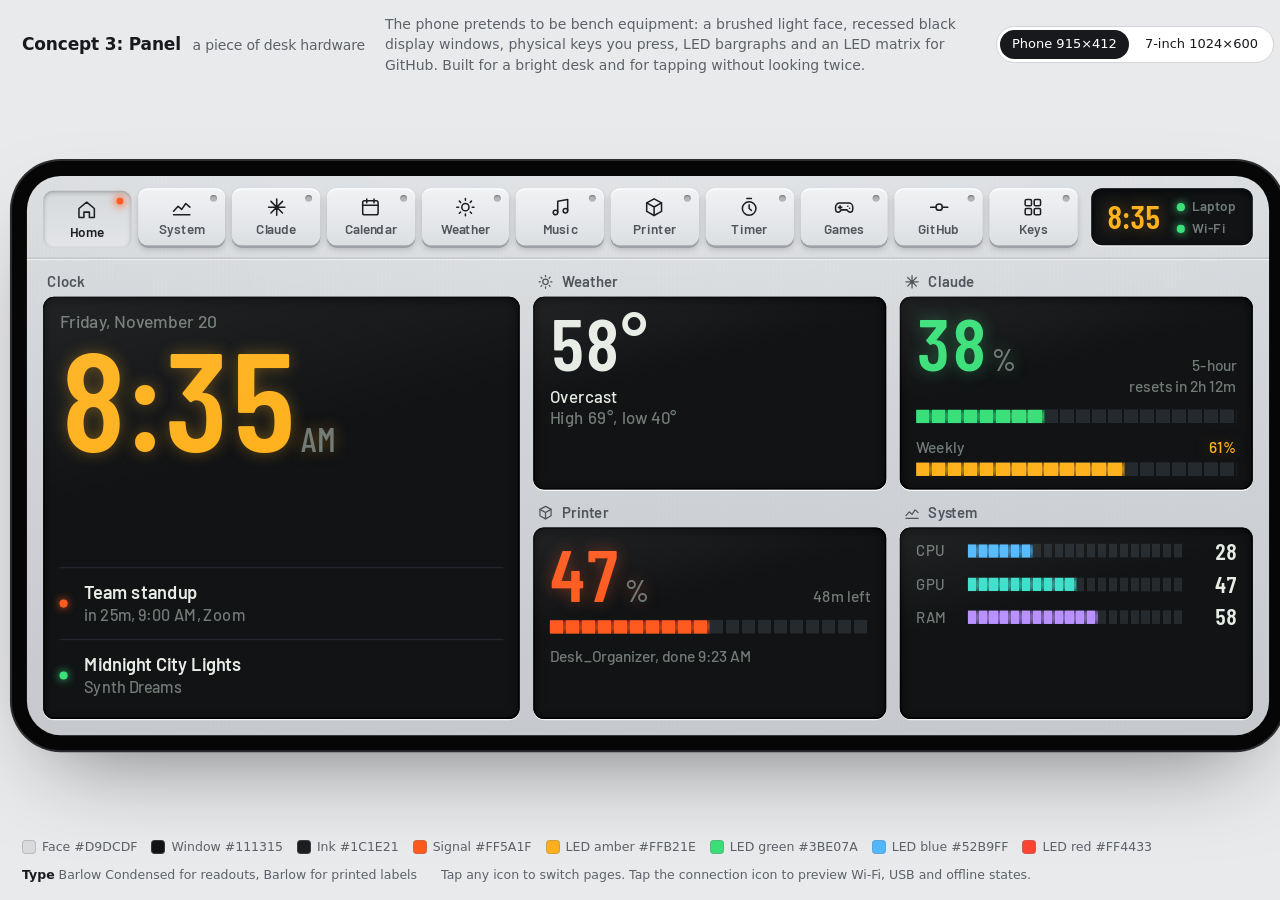
<file: screens sample/deskpanel-concept-3-panel.html>
<!DOCTYPE html>
<html lang="en">
<head>
<meta charset="utf-8">
<meta name="viewport" content="width=device-width, initial-scale=1, viewport-fit=cover">
<title>DeskPanel concept 3: Panel</title>
<link rel="preconnect" href="https://fonts.googleapis.com">
<link rel="preconnect" href="https://fonts.gstatic.com" crossorigin>
<link rel="stylesheet" href="https://fonts.googleapis.com/css2?family=Barlow+Condensed:wght@500;600&family=Barlow:wght@400;500;600;700&display=swap">
<style>
/* ---------- Page chrome (outside the device) ---------- */
:root {
  --pg-bg: #E9EAEC; --pg-ink: #18191C; --pg-muted: #5D6168; --pg-line: #D2D4D8; --pg-chip: #FFFFFF; --pg-chip-on: #18191C; --pg-chip-on-ink: #FFFFFF;
  color-scheme: light;
  box-sizing: border-box; padding-top: env(safe-area-inset-top, 0px); padding-bottom: env(safe-area-inset-bottom, 0px);
}
@media (prefers-color-scheme: dark) {
  :root:not([data-theme="light"]) { --pg-bg: #141518; --pg-ink: #ECEDEF; --pg-muted: #9A9EA6; --pg-line: #2A2C31; --pg-chip: #1E2024; --pg-chip-on: #ECEDEF; --pg-chip-on-ink: #141518; color-scheme: dark; }
}
:root[data-theme="dark"] { --pg-bg: #141518; --pg-ink: #ECEDEF; --pg-muted: #9A9EA6; --pg-line: #2A2C31; --pg-chip: #1E2024; --pg-chip-on: #ECEDEF; --pg-chip-on-ink: #141518; color-scheme: dark; }
html { height: 100%; }
body { margin: 0; min-height: 100%; height: 100dvh; display: grid; grid-template-rows: auto minmax(0, 1fr) auto; background: var(--pg-bg); color: var(--pg-ink);
  font: 14px/1.45 system-ui, -apple-system, "Segoe UI", Roboto, sans-serif; }
.pg-head { display: flex; flex-wrap: wrap; align-items: center; gap: 8px 20px; padding: 14px 22px 4px; }
.pg-head h1 { margin: 0; font-size: 17px; font-weight: 650; letter-spacing: -.01em; }
.pg-head h1 small { font-weight: 450; color: var(--pg-muted); margin-left: 6px; font-size: 14px; }
.pg-head p { margin: 0; color: var(--pg-muted); max-width: 70ch; flex: 1 1 340px; }
.pg-sizes { display: flex; gap: 4px; padding: 3px; border: 1px solid var(--pg-line); border-radius: 999px; background: var(--pg-chip); }
.pg-sizes button { font: inherit; font-size: 13px; border: 0; border-radius: 999px; padding: 5px 12px; background: transparent; color: var(--pg-ink); cursor: pointer; }
.pg-sizes button[aria-pressed="true"] { background: var(--pg-chip-on); color: var(--pg-chip-on-ink); }
.pg-sizes button:focus-visible { outline: 2px solid var(--pg-ink); outline-offset: 2px; }
#stage { display: flex; align-items: center; justify-content: center; min-height: 0; padding: 6px 12px; }
#device-wrap { position: relative; flex: none; }
#device { position: absolute; left: 0; top: 0; transform-origin: 0 0; padding: 11px; border-radius: 36px; background: #060607;
  box-shadow: 0 0 0 1.5px #2C2D31, 0 30px 70px -30px rgba(0,0,0,.55); }
.pg-foot { display: flex; flex-wrap: wrap; align-items: center; gap: 10px 24px; padding: 6px 22px 16px; color: var(--pg-muted); font-size: 12.5px; }
.pg-foot .sw { display: inline-flex; align-items: center; gap: 6px; }
.pg-foot .sw i { width: 14px; height: 14px; border-radius: 4px; display: inline-block; box-shadow: inset 0 0 0 1px rgba(127,127,127,.35); }
.pg-foot .swatches { display: flex; flex-wrap: wrap; gap: 6px 14px; }
.pg-foot b { color: var(--pg-ink); font-weight: 600; }

/* ---------- Device screen base (shared by all concepts) ---------- */
#screen { position: relative; overflow: hidden; border-radius: 25px; isolation: isolate; -webkit-font-smoothing: antialiased; }
#screen *, #screen *::before, #screen *::after { box-sizing: border-box; }
:where(#screen) button { font: inherit; color: inherit; background: none; border: 0; padding: 0; margin: 0; cursor: pointer; text-align: inherit; }
:where(#screen) [role="button"] { cursor: pointer; }
:where(#screen) :is(h1, h2, h3, p) { margin: 0; }
:where(#screen) .ic { width: 1em; height: 1em; flex: none; display: block; }
:where(#screen) .art { display: block; width: 100%; height: 100%; }
:where(#screen) .num { font-variant-numeric: tabular-nums; }
:where(#screen) .offline-banner { display: none; position: absolute; z-index: 20; }
:where(#screen[data-conn="off"]) .offline-banner { display: block; }
:where(#screen) .toast { position: absolute; z-index: 30; left: 50%; bottom: 16px; transform: translate(-50%, 0); white-space: nowrap; animation: toastIn .22s ease-out; }
:where(#screen) .toast.out { opacity: 0; transform: translate(-50%, 6px); transition: opacity .3s, transform .3s; }
@keyframes toastIn { from { opacity: 0; transform: translate(-50%, 8px); } }
@media (prefers-reduced-motion: reduce) { #screen *, #screen *::before, #screen *::after { transition: none !important; animation: none !important; } }

/* ---------- Concept styles ---------- */
/* Concept 3 — Panel: the phone as a piece of bench hardware.
   Aluminium face, recessed display windows, physical keys, LED indicators. */
.panel {
  --face1: #D9DCDF; --face2: #C5C8CC; --ink: #1C1E21; --lab: #50555C; --edge: #9EA3A9;
  --win: #111315; --wline: #24282C; --wink: #E7ECE5; --wdim: #737B76; --off: #252A2E;
  --sig: #FF5A1F; --g: #3BE07A; --a: #FFB21E; --r: #FF4433; --b: #52B9FF; --t: #3FE0CB; --v: #B992FF; --pk: #FF7DB8;
  --focus: #FF5A1F;
  background: linear-gradient(180deg, var(--face1), var(--face2)); color: var(--ink);
  font: 500 12.5px/1.3 "Barlow", system-ui, sans-serif;
}
.panel::before { content: ""; position: absolute; inset: 0; z-index: -1; pointer-events: none; opacity: .5;
  background: repeating-linear-gradient(90deg, rgba(255,255,255,.07) 0 1px, transparent 1px 3px), radial-gradient(120% 80% at 50% -10%, rgba(255,255,255,.5), transparent 60%); }
.panel .pw { display: grid; grid-template-rows: auto 1fr; height: 100%; }

/* Mode keys */
.panel .top { display: flex; align-items: center; gap: 10px; padding: 9px 12px 9px; border-bottom: 1px solid rgba(0,0,0,.13); box-shadow: 0 1px 0 rgba(255,255,255,.55); }
.panel .keys { display: flex; gap: 5px; flex: 1; min-width: 0; }
.panel .k { flex: 1 1 0; min-width: 0; height: 42px; border-radius: 7px; position: relative; display: flex; flex-direction: column; align-items: center; justify-content: center; gap: 2px;
  background: linear-gradient(#F1F2F4, #DCDFE2); color: var(--lab); font-size: 10px; font-weight: 600; letter-spacing: .01em;
  box-shadow: 0 2px 0 #9DA2A8, 0 3px 5px rgba(0,0,0,.18), inset 0 1px 0 #fff; transition: transform .08s, box-shadow .08s; }
.panel .k .ic { font-size: 16px; color: var(--ink); stroke-width: 1.7; }
.panel .k::after { content: ""; position: absolute; top: 5px; right: 6px; width: 5px; height: 5px; border-radius: 50%; background: #B3B7BC; box-shadow: inset 0 1px 1px rgba(0,0,0,.35); }
.panel .k[aria-current="page"] { transform: translateY(2px); background: linear-gradient(#D6D9DC, #E3E5E8); color: var(--ink); box-shadow: 0 0 0 #9DA2A8, inset 0 1px 3px rgba(0,0,0,.28); }
.panel .k[aria-current="page"]::after { background: var(--sig); box-shadow: 0 0 6px 1px var(--sig); }
.panel .k:active { transform: translateY(2px); box-shadow: inset 0 1px 3px rgba(0,0,0,.28); }
.panel .stat { flex: none; display: flex; align-items: center; gap: 12px; height: 42px; padding: 0 12px; border-radius: 8px; background: var(--win); color: var(--wink);
  box-shadow: inset 0 2px 6px rgba(0,0,0,.7), 0 1px 0 rgba(255,255,255,.75); }
.panel .stat .rd { font-size: 24px; }
.panel .leds { display: grid; gap: 3px; font-size: 10px; font-weight: 600; color: var(--wdim); }
.panel .led { display: inline-block; width: 6px; height: 6px; border-radius: 50%; margin-right: 5px; vertical-align: 0; background: var(--c, var(--g)); box-shadow: 0 0 6px var(--c, var(--g)); }
.panel[data-conn="off"] .stat .led { --c: var(--r); }

/* Face layout */
.panel .view { padding: 10px 12px 12px; min-height: 0; overflow: auto; scrollbar-width: none; }
.panel .g { display: grid; gap: 10px; height: 100%; min-height: 0; }
.panel .cell { display: flex; flex-direction: column; min-height: 0; min-width: 0; }
.panel .lab { display: flex; align-items: center; gap: 6px; font-size: 11px; font-weight: 600; color: var(--lab); margin: 0 0 4px 3px; white-space: nowrap; }
.panel .lab .ic { font-size: 12px; }
.panel .lab .sp { flex: 1; }
.panel .win { flex: 1; min-height: 0; background: var(--win); color: var(--wink); border-radius: 8px; padding: 10px 12px; position: relative; overflow: hidden;
  box-shadow: inset 0 2px 8px rgba(0,0,0,.75), inset 0 0 0 1px #000, 0 1px 0 rgba(255,255,255,.8); }
.panel .win::after { content: ""; position: absolute; inset: 0; pointer-events: none; border-radius: inherit; background: linear-gradient(165deg, rgba(255,255,255,.07), transparent 38%); }
.panel .rd { font-family: "Barlow Condensed", "Arial Narrow", sans-serif; font-weight: 600; font-variant-numeric: tabular-nums; line-height: .9; letter-spacing: .005em; }
.panel .rd small { font-size: .42em; font-weight: 500; color: var(--wdim); margin-left: 3px; letter-spacing: .02em; }
.panel .dim { color: var(--wdim); }
.panel .row { display: flex; align-items: center; gap: 8px; }
.panel .sp { flex: 1; }
.panel .ell { white-space: nowrap; overflow: hidden; text-overflow: ellipsis; }
.panel .amber { color: var(--a); text-shadow: 0 0 12px rgba(255,178,30,.35); }
.panel .green { color: var(--g); text-shadow: 0 0 12px rgba(59,224,122,.35); }
.panel .red { color: var(--r); text-shadow: 0 0 12px rgba(255,68,51,.4); }
.panel .orange { color: var(--sig); text-shadow: 0 0 12px rgba(255,90,31,.4); }
.panel .white { color: var(--wink); }

/* LED segment bars (horizontal + vertical) */
.panel .sg { --c: var(--a); --n: 20; --st: 5%; height: 10px; position: relative;
  background: repeating-linear-gradient(90deg, var(--off) 0 calc(100% / var(--n) - 2px), transparent calc(100% / var(--n) - 2px) calc(100% / var(--n))); }
.panel .sg i { position: absolute; inset: 0; background: repeating-linear-gradient(90deg, var(--c) 0 calc(100% / var(--n) - 2px), transparent calc(100% / var(--n) - 2px) calc(100% / var(--n)));
  clip-path: inset(0 calc(100% - var(--p, 0) * 100%) 0 0); clip-path: inset(0 calc(100% - round(up, var(--p, 0) * 100%, var(--st))) 0 0);
  filter: drop-shadow(0 0 3px var(--c)); transition: clip-path .4s; }
.panel .vs { --c: var(--a); --n: 16; --st: 6.25%; width: 14px; position: relative; flex: none;
  background: repeating-linear-gradient(0deg, var(--off) 0 calc(100% / var(--n) - 2px), transparent calc(100% / var(--n) - 2px) calc(100% / var(--n))); }
.panel .vs i { position: absolute; inset: 0; background: repeating-linear-gradient(0deg, var(--c) 0 calc(100% / var(--n) - 2px), transparent calc(100% / var(--n) - 2px) calc(100% / var(--n)));
  clip-path: inset(calc(100% - var(--p, 0) * 100%) 0 0 0); clip-path: inset(calc(100% - round(up, var(--p, 0) * 100%, var(--st))) 0 0 0);
  filter: drop-shadow(0 0 3px var(--c)); transition: clip-path .4s; }
.panel .vbar { flex: 1; display: flex; flex-direction: column; align-items: center; gap: 5px; height: 100%; font-size: 10.5px; color: var(--wdim); }
.panel .vbar .vs { flex: 1; width: 100%; max-width: 30px; --n: 12; --st: 8.3333%; }
.panel .vbar .vs i { clip-path: inset(calc(100% - var(--v) * 1%) 0 0 0); clip-path: inset(calc(100% - round(up, var(--v) * 1%, var(--st))) 0 0 0); }

/* Keys inside the face */
.panel .key { display: inline-flex; align-items: center; justify-content: center; gap: 8px; height: 40px; padding: 0 18px; border-radius: 8px; position: relative;
  background: linear-gradient(#F1F2F4, #DCDFE2); color: var(--ink); font-weight: 600; font-size: 13px;
  box-shadow: 0 2.5px 0 #9DA2A8, 0 4px 6px rgba(0,0,0,.2), inset 0 1px 0 #fff; transition: transform .08s, box-shadow .08s; }
.panel .key:active, .panel .key.down { transform: translateY(2px); box-shadow: 0 .5px 0 #9DA2A8, inset 0 1px 3px rgba(0,0,0,.25); }
.panel .key .ic { font-size: 18px; }
.panel .key.lit::before { content: ""; width: 7px; height: 7px; border-radius: 50%; background: var(--sig); box-shadow: 0 0 7px 1px var(--sig); }
.panel .key.dark { background: linear-gradient(#34383D, #23272B); color: #F2F3F4; box-shadow: 0 2.5px 0 #0D0F11, 0 4px 6px rgba(0,0,0,.25), inset 0 1px 0 rgba(255,255,255,.12); }
.panel .key[disabled] { opacity: .6; }

/* Home */
.panel .home { grid-template-columns: 1.35fr 1fr 1fr; grid-template-rows: 1fr 1fr; }
.panel .home .main { grid-row: 1 / 3; }
.panel .bigclock { font-size: 104px; line-height: .8; margin-top: 4px; }
.panel .bigclock small { font-size: 26px; }
.panel .strip { display: grid; grid-template-columns: 8px 1fr; gap: 10px; align-items: center; padding: 9px 0; border-top: 1px solid var(--wline); }
.panel .strip .led { margin: 0; }
.panel .strip b { font-weight: 600; display: block; font-size: 13.5px; }
.panel .strip span.dim { font-size: 12px; }

/* System */
.panel .ch4 { display: grid; grid-template-columns: repeat(4, 1fr); gap: 10px; flex: none; height: 47%; }
.panel .chan .win { display: flex; gap: 12px; padding: 10px; }
.panel .chan .rd.n { font-size: 50px; }
.panel .chan .sub { margin-top: auto; font-size: 11.5px; color: var(--wdim); }
.panel .scope svg { display: block; width: 100%; height: 100%; }
.panel .scope .win { padding: 6px; }
.panel .scope .wl { position: absolute; top: 8px; right: 12px; z-index: 2; font-size: 11.5px; color: var(--wdim); display: flex; gap: 12px; }
.panel .scope .wl b { font-weight: 600; }
.panel .facefoot { display: flex; justify-content: space-between; font-size: 11px; font-weight: 600; color: var(--lab); margin: 5px 3px 0; }
.panel .net { grid-template-columns: 1fr 1fr 1.25fr; grid-template-rows: auto 1fr auto; }

/* Claude */
.panel .cl { grid-template-columns: 1fr 1fr 1.1fr; grid-template-rows: auto 1fr; }
.panel .quad { display: grid; grid-template-columns: 1fr 1fr; gap: 10px 14px; }
.panel .quad .rd { font-size: 26px; }
.panel .quad span { font-size: 11px; color: var(--wdim); }
.panel .hist { display: flex; gap: 10px; height: 100%; padding-top: 4px; }

/* Calendar */
.panel .cal { grid-template-columns: 1.5fr 1fr; }
.panel .agenda { display: grid; gap: 0; }
.panel .ag { display: grid; grid-template-columns: 88px 8px 1fr auto; gap: 12px; align-items: center; padding: 11px 4px; border-bottom: 1px solid var(--wline); }
.panel .ag:last-child { border: 0; }
.panel .ag .rd { font-size: 26px; }
.panel .ag b { font-weight: 600; font-size: 15px; display: block; }
.panel .ag.past { opacity: .4; }
.panel .ag .led { margin: 0; }

/* Weather */
.panel .wx { grid-template-columns: 1fr 1.6fr; grid-template-rows: 1fr auto; }
.panel .wxcols { display: grid; grid-auto-flow: column; grid-auto-columns: 1fr; height: 100%; align-items: end; gap: 6px; }
.panel .wxcols > div { display: flex; flex-direction: column; align-items: center; justify-content: flex-end; height: 100%; gap: 4px; font-size: 10.5px; color: var(--wdim); }
.panel .wxcols .vs { width: 12px; --n: 10; --st: 10%; --c: var(--b); }
.panel .wxcols .rd { font-size: 17px; color: var(--wink); }
.panel .days6 { display: grid; grid-template-columns: repeat(6, 1fr); }
.panel .days6 > div { display: flex; flex-direction: column; align-items: center; gap: 3px; padding: 2px 0; font-size: 11px; color: var(--wdim); }
.panel .days6 > div + div { border-left: 1px solid var(--wline); }
.panel .days6 .ic { font-size: 18px; color: var(--wink); }
.panel .days6 .rd { font-size: 19px; color: var(--wink); }

/* Music */
.panel .mu { grid-template-columns: auto 1fr; }
.panel .bezel { height: 100%; aspect-ratio: 1; padding: 8px; border-radius: 12px; background: #2A2E33; box-shadow: inset 0 2px 6px rgba(0,0,0,.6), 0 1px 0 rgba(255,255,255,.7); }
.panel .bezel .art { border-radius: 6px; }
.panel .lcd h2 { font-family: "Barlow Condensed"; font-weight: 600; font-size: 34px; line-height: 1; margin: 6px 0 4px; letter-spacing: .005em; }
.panel .transport { display: flex; gap: 10px; margin-top: 12px; }
.panel .transport .key { height: 52px; flex: 1; font-size: 20px; }
.panel .transport .key .ic { font-size: 22px; }
.panel .transport .key.play { flex: 1.5; }

/* Printer */
.panel .pr { grid-template-columns: 1.25fr 1fr; grid-template-rows: 1fr auto; }
.panel .pr-n { font-size: 112px; }
.panel .temps3 { display: grid; grid-template-columns: repeat(3, 1fr); gap: 10px; }
.panel .temps3 .rd { font-size: 34px; }
.panel .slots { display: grid; grid-template-columns: repeat(4, 1fr); gap: 8px; }
.panel .slot { display: flex; flex-direction: column; align-items: center; gap: 6px; padding: 10px 4px 8px; border-radius: 8px; background: linear-gradient(#E9EBED, #D3D6DA); box-shadow: inset 0 1px 0 #fff, 0 1px 2px rgba(0,0,0,.2); font-size: 11.5px; font-weight: 600; color: var(--lab); position: relative; }
.panel .slot i { width: 30px; height: 30px; border-radius: 50%; background: radial-gradient(circle, #8D9298 0 4px, var(--c) 4.5px); box-shadow: inset 0 0 0 1px rgba(0,0,0,.25), 0 1px 2px rgba(0,0,0,.3); }
.panel .slot.on { color: var(--ink); }
.panel .slot::after { content: ""; position: absolute; top: 5px; right: 6px; width: 5px; height: 5px; border-radius: 50%; background: #B3B7BC; }
.panel .slot.on::after { background: var(--sig); box-shadow: 0 0 6px var(--sig); }

/* Timer */
.panel .tm { grid-template-columns: 1.7fr 1fr; }
.panel .tm-n { font-size: 168px; line-height: .78; text-align: center; }
.panel .modes { display: grid; gap: 8px; }
.panel .modes .key { justify-content: flex-start; }

/* Games */
.panel .gm { grid-template-rows: 1fr auto; grid-template-columns: 1.3fr 1fr; }
.panel .carts { grid-column: 1 / -1; display: grid; grid-template-columns: repeat(5, 1fr); gap: 10px; }
.panel .cart { display: grid; grid-template-columns: 40px 1fr; gap: 9px; align-items: center; padding: 7px; border-radius: 9px; text-align: left;
  background: linear-gradient(#F1F2F4, #DCDFE2); box-shadow: 0 2.5px 0 #9DA2A8, 0 4px 6px rgba(0,0,0,.18), inset 0 1px 0 #fff; transition: transform .08s, box-shadow .08s; }
.panel .cart:active { transform: translateY(2px); box-shadow: inset 0 1px 3px rgba(0,0,0,.25); }
.panel .cart .im { height: 46px; border-radius: 5px; overflow: hidden; }
.panel .cart b { display: block; font-size: 12.5px; font-weight: 600; }
.panel .cart span { font-size: 11px; color: var(--lab); }

/* GitHub */
.panel .gh { grid-template-rows: auto 1fr; grid-template-columns: .8fr 1fr 1.1fr; }
.panel .gh .matrix { grid-column: 1 / -1; }
.panel .matrix .win { padding: 8px 10px; }
.panel .matrix svg { display: block; width: 100%; height: auto; }
.panel .matrix text { font: 600 9px "Barlow"; fill: var(--wdim); }
.panel .wkb { display: flex; gap: 6px; height: 100%; align-items: stretch; }
.panel .wkb .vbar .vs { max-width: 18px; --n: 10; --st: 10%; --c: var(--g); }
.panel .wkb .vbar.tdy { color: var(--wink); font-weight: 700; }
.panel .repo { display: grid; grid-template-columns: 1fr auto; gap: 3px 8px; margin-bottom: 6px; font-size: 12.5px; }
.panel .repo .sg { grid-column: 1 / -1; height: 5px; --c: var(--g); --n: 24; --st: 4.1667%; }

/* Shortcuts */
.panel .sc { grid-template-columns: repeat(4, 1fr); grid-template-rows: 1fr 1fr; gap: 14px; padding: 4px; }
.panel .cap { position: relative; display: flex; flex-direction: column; align-items: center; justify-content: center; gap: 10px; border-radius: 14px; font-size: 13.5px; font-weight: 600; color: var(--ink);
  background: linear-gradient(#F3F4F6, #D8DBDF); box-shadow: 0 4px 0 #969BA1, 0 7px 10px rgba(0,0,0,.2), inset 0 1px 0 #fff, inset 0 -2px 0 rgba(0,0,0,.05); transition: transform .08s, box-shadow .08s; }
.panel .cap .ic { font-size: 34px; stroke-width: 1.6; }
.panel .cap:active { transform: translateY(3px); box-shadow: 0 1px 0 #969BA1, 0 2px 4px rgba(0,0,0,.2), inset 0 1px 0 #fff; }
.panel .cap::after { content: ""; position: absolute; top: 9px; right: 10px; width: 7px; height: 7px; border-radius: 50%; background: #B3B7BC; box-shadow: inset 0 1px 1px rgba(0,0,0,.3); }
.panel .cap.on::after { background: var(--r); box-shadow: 0 0 8px 1px var(--r); }
.panel .cap.on { transform: translateY(2px); box-shadow: 0 2px 0 #969BA1, 0 3px 6px rgba(0,0,0,.2), inset 0 1px 0 #fff; }
.panel .cap.dark { background: linear-gradient(#3A3E43, #25292D); color: #F2F3F4; box-shadow: 0 4px 0 #0D0F11, 0 7px 10px rgba(0,0,0,.25), inset 0 1px 0 rgba(255,255,255,.12); }
.panel .cap.sig { background: linear-gradient(#FF7A45, #F0531A); color: #fff; box-shadow: 0 4px 0 #B33A0E, 0 7px 10px rgba(0,0,0,.2), inset 0 1px 0 rgba(255,255,255,.35); }
.panel .cap small { font-size: 11px; color: var(--lab); margin-top: -6px; }

/* Offline + toast */
.panel .offline-banner { top: 64px; left: 50%; transform: translateX(-50%); padding: 7px 14px; border-radius: 8px; background: var(--win); color: #FFB3AA; font-size: 12px; box-shadow: 0 4px 14px rgba(0,0,0,.35); max-width: 80%; text-align: center; }
.panel .offline-banner strong { color: var(--r); }
.panel[data-conn="off"] .win { filter: brightness(.55) saturate(.3); }
.panel .toast { background: var(--win); color: var(--a); padding: 8px 16px; border-radius: 8px; font: 600 15px "Barlow Condensed"; letter-spacing: .02em; box-shadow: 0 6px 18px rgba(0,0,0,.35), inset 0 0 0 1px #000; text-shadow: 0 0 10px rgba(255,178,30,.4); }

.panel .cell > .cell { flex: 1; }

</style>
</head>
<body>
<header class="pg-head">
  <h1>Concept 3: Panel <small>a piece of desk hardware</small></h1>
  <p>The phone pretends to be bench equipment: a brushed light face, recessed black display windows, physical keys you press, LED bargraphs and an LED matrix for GitHub. Built for a bright desk and for tapping without looking twice.</p>
  <div class="pg-sizes" role="group" aria-label="Screen size">
    <button type="button" data-size="phone" aria-pressed="true">Phone 915×412</button>
    <button type="button" data-size="seven" aria-pressed="false">7-inch 1024×600</button>
  </div>
</header>
<div id="stage"><div id="device-wrap"><div id="device"><div id="screen" class="panel"></div></div></div></div>
<footer class="pg-foot">
  <div class="swatches"><span class="sw"><i style="background:#D9DCDF"></i>Face #D9DCDF</span><span class="sw"><i style="background:#111315"></i>Window #111315</span><span class="sw"><i style="background:#1C1E21"></i>Ink #1C1E21</span><span class="sw"><i style="background:#FF5A1F"></i>Signal #FF5A1F</span><span class="sw"><i style="background:#FFB21E"></i>LED amber #FFB21E</span><span class="sw"><i style="background:#3BE07A"></i>LED green #3BE07A</span><span class="sw"><i style="background:#52B9FF"></i>LED blue #52B9FF</span><span class="sw"><i style="background:#FF4433"></i>LED red #FF4433</span></div>
  <span><b>Type</b> Barlow Condensed for readouts, Barlow for printed labels</span>
  <span>Tap any icon to switch pages. Tap the connection icon to preview Wi‑Fi, USB and offline states.</span>
</footer>
<script>
/* ============================================================
   DeskPanel concept — shared core
   Mock data, simulated clock, icons, chart helpers and the
   app shell (navigation, live bindings, actions, scaling).
   Every concept file uses this same core; only the
   frame/nav/page renderers and CSS differ.
   ============================================================ */
(() => {
'use strict';

/* ---------- Simulated clock (fixed scene: Fri Nov 20, 8:35 AM) ---------- */
const T0 = Date.now();
const START = new Date(2026, 10, 20, 8, 35, 0);
const now = () => new Date(START.getTime() + (Date.now() - T0));
const DAY = ['Sunday','Monday','Tuesday','Wednesday','Thursday','Friday','Saturday'];
const DAY3 = DAY.map(d => d.slice(0, 3));
const MONTH = ['January','February','March','April','May','June','July','August','September','October','November','December'];
const MON3 = MONTH.map(m => m.slice(0, 3));
const pad = n => String(n).padStart(2, '0');
const clock = d => (d.getHours() % 12 || 12) + ':' + pad(d.getMinutes());
const ampm = d => d.getHours() < 12 ? 'AM' : 'PM';
const dur = min => { min = Math.max(0, Math.round(min)); const h = Math.floor(min / 60), m = min % 60; return h ? `${h}h ${m}m` : `${m}m`; };
const ms = s => { s = Math.max(0, Math.round(s)); return Math.floor(s / 60) + ':' + pad(s % 60); };
const clamp = (v, a, b) => Math.min(b, Math.max(a, v));
function rng(seed) { return () => (seed = (seed * 16807) % 2147483647) / 2147483647; }
const R = rng(42);

/* ---------- Mock data ---------- */
const hist = (n, base, amp, f) => Array.from({ length: n }, (_, i) => base + amp * Math.sin(i / f) + (R() - .5) * amp * .5);

const D = {
  sys: {
    cpu: 30, gpu: 48, gpuTemp: 52, ram: 18.4, ramTotal: 32, vram: 6.2, vramTotal: 12,
    down: 1.8, up: 220, cpuName: 'Ryzen 7 7800X3D', gpuName: 'GeForce RTX 4070', disk: 58,
    cpuHist: hist(60, 30, 6, 4), gpuHist: hist(60, 48, 7, 5)
  },
  net: {
    latency: 17, jitter: 2.1, loss: 0, uptime: '3d 5h', lastDrop: '3 days ago',
    today: 3.2, month: 412.0, dl: 942, ul: 38, ping: 9, tested: '2h ago', nowDl: 15.1, nowUl: 1.8,
    latHist: Array.from({ length: 120 }, (_, i) => 16 + R() * 3 + (i === 40 || i === 96 ? 14 : 0))
  },
  claude: {
    five: 38, fiveReset: 132, week: 61, weekReset: 'Sat 2:01 PM',
    tokens: '48.2M', output: '182K', messages: 214, lastHour: '6.1M',
    days: [28.4, 6.9, 21.5, 55.3, 43.1, 62.0, 48.2],
    models: [['Opus', 31.0], ['Sonnet', 15.1], ['Haiku', 2.1]]
  },
  cal: {
    today: [
      { start: '9:00 AM', end: '9:15 AM', mins: 540, title: 'Team standup', where: 'Zoom', cal: 'Work', color: '#5AA9FF' },
      { start: '12:30 PM', end: '1:30 PM', mins: 750, title: 'Lunch with Sam', where: 'Corner Cafe', cal: 'Personal', color: '#C18CFF' },
      { start: '4:00 PM', end: '4:45 PM', mins: 960, title: 'Design review', where: 'Google Meet', cal: 'Work', color: '#5AA9FF' }
    ],
    later: [
      { day: 'Saturday', start: '10:00 AM', title: 'Filament pickup', where: 'Maker Supply Co.', cal: 'Personal', color: '#C18CFF' },
      { day: 'Monday', start: '9:00 AM', title: 'Team standup', where: 'Zoom', cal: 'Work', color: '#5AA9FF' },
      { day: 'Tuesday', start: '7:30 PM', title: 'Game night', where: 'Discord', cal: 'Personal', color: '#C18CFF' }
    ]
  },
  wx: {
    city: 'Charlotte', temp: 58, cond: 'Overcast', icon: 'cloud', feels: 53, humidity: 53, wind: 5, updated: '8:30 AM',
    hours: [['Now', 58, 'cloud'], ['9 AM', 59, 'cloud'], ['10 AM', 61, 'cloud'], ['11 AM', 63, 'partly'], ['12 PM', 65, 'partly'],
      ['1 PM', 67, 'sun'], ['2 PM', 68, 'sun'], ['3 PM', 69, 'sun'], ['4 PM', 67, 'partly'], ['5 PM', 64, 'cloud'], ['6 PM', 61, 'cloud'], ['7 PM', 57, 'cloud']],
    days: [['Today', 'cloud', 69, 40, 0], ['Sat', 'rain', 61, 48, 63], ['Sun', 'rain', 57, 54, 54], ['Mon', 'rain', 68, 56, 38], ['Tue', 'cloud', 62, 50, 0], ['Wed', 'rain', 50, 43, 46]]
  },
  tracks: [
    { title: 'Midnight City Lights', artist: 'Synth Dreams', album: 'Neon Skyline', len: 241, hue: 262 },
    { title: 'Low Tide Radio', artist: 'Harbor Static', album: 'Salt & Signal', len: 214, hue: 196 },
    { title: 'Paper Planets', artist: 'Juno Vale', album: 'Orbit Season', len: 192, hue: 28 },
    { title: 'Afterglow Freeway', artist: 'The Night Shift', album: 'Overpass', len: 265, hue: 330 }
  ],
  printer: {
    name: 'X1 Carbon', model: 'X1C', status: 'Printing', job: 'Desk_Organizer', speed: 'Standard',
    pct: 47, left: 48, layer: 112, layers: 240, nozzle: 220, nozzleT: 220, bed: 55, bedT: 55, chamber: 34,
    ams: [{ c: '#F1F1EE', t: 'PLA', n: 'White' }, { c: '#1D1E21', t: 'PLA', n: 'Black' }, { c: '#F5A623', t: 'PETG', n: 'Amber', active: true }, { c: '#3B82F6', t: 'PLA', n: 'Blue' }]
  },
  games: {
    now: { title: 'Starfall Tactics', hue: 252, session: 48, total: 128, friends: 2 },
    recent: [['Harbor Lights', 41, 205], ['Iron Orchard', 16, 95], ['Neon Drift', 12, 318], ['Frostline', 5.0, 205], ['Ember Keep', 75, 20]]
  },
  gh: {
    total: '1,033', commits: 120, private: 907, issues: 1, streak: 5, longest: 10, best: 75, bestDay: 'Nov 16',
    week: [0, 75, 68, 48, 58, 32, 0], lastWeek: [0, 28, 14, 20, 24, 10, 5], weekTotal: 281, delta: 180,
    repos: [['pixel-garden', 222], ['tide-engine', 201], ['deskpanel', 111], ['lumen-notes', 88]]
  },
  shortcuts: [
    { id: 'mic', label: 'Mute mic', icon: 'mic' }, { id: 'sound', label: 'Mute sound', icon: 'speaker' },
    { id: 'voldown', label: 'Volume down', icon: 'volDown' }, { id: 'volup', label: 'Volume up', icon: 'volUp' },
    { id: 'shot', label: 'Screenshot', icon: 'shot' }, { id: 'term', label: 'Terminal', icon: 'terminal' },
    { id: 'dl', label: 'Downloads', icon: 'folder' }, { id: 'lock', label: 'Lock PC', icon: 'lock' }
  ],
  timerModes: [{ id: 'focus', label: 'Focus', min: 25 }, { id: 'short', label: 'Short break', min: 5 }, { id: 'long', label: 'Long break', min: 15 }]
};

/* 7-day labels ending today, GitHub heatmap (53 weeks ending this week) */
(() => {
  const t = START;
  D.claude.labels = D.claude.days.map((_, i) => i === 6 ? 'Today' : DAY3[(t.getDay() - 6 + i + 7) % 7]);
  const sat = new Date(t); sat.setDate(t.getDate() + (6 - t.getDay()));
  const first = new Date(sat); first.setDate(sat.getDate() - 53 * 7 + 1);
  const busy = { 5: .6, 6: .75, 7: .5, 9: .55, 10: .8, 11: .85, 1: .35, 2: .3, 3: .15, 4: .35, 8: .45, 0: .3 };
  const r = rng(7); const weeks = []; const months = [];
  for (let w = 0; w < 53; w++) {
    const col = [];
    for (let d = 0; d < 7; d++) {
      const day = new Date(first); day.setDate(first.getDate() + w * 7 + d);
      if (day > t) { col.push(null); continue; }
      const p = busy[day.getMonth()] * (d === 0 || d === 6 ? .5 : 1);
      col.push(r() < p ? Math.ceil(r() ** 2 * 22) : 0);
    }
    const ws = new Date(first); ws.setDate(first.getDate() + w * 7);
    const prev = new Date(ws); prev.setDate(ws.getDate() - 7);
    if (w > 0 && ws.getMonth() !== prev.getMonth() && w < 52) months.push({ i: w, label: MON3[ws.getMonth()] });
    weeks.push(col);
  }
  weeks[52] = D.gh.week.map((v, i) => i > t.getDay() ? null : v);
  weeks[51] = D.gh.lastWeek.slice();
  D.gh.weeks = weeks; D.gh.months = months;
})();

/* ---------- Live state ---------- */
const S = {
  page: 'home', sysTab: 'pc', conn: 'wifi', size: 'phone',
  track: 0, pos: 75, playing: true,
  mic: false, sound: false, vol: 40,
  tMode: 'focus', tLeft: 25 * 60, tRun: false, sessions: 2,
  st: { running: false, p: 0, dl: 942, ul: 38, ping: 9, when: '2h ago' },
  lastSync: null
};

/* ---------- Icons (24px, stroke = currentColor) ---------- */
const P = {
  home: '<path d="M3.5 10.5 12 3.5l8.5 7V20a.5.5 0 0 1-.5.5h-5v-6H9v6H4a.5.5 0 0 1-.5-.5z"/>',
  system: '<path d="M3 16.5 8 11l4 3.5 4.5-6.5 4.5 4"/><path d="M3 20.5h18"/>',
  claude: '<path d="M12 3v18M3 12h18M5.6 5.6l12.8 12.8M18.4 5.6 5.6 18.4"/>',
  calendar: '<rect x="3.5" y="5" width="17" height="15.5" rx="2"/><path d="M3.5 10h17M8 3v4M16 3v4"/>',
  weather: '<circle cx="12" cy="12" r="4"/><path d="M12 2.5v2M12 19.5v2M2.5 12h2M19.5 12h2M5.3 5.3l1.4 1.4M17.3 17.3l1.4 1.4M5.3 18.7l1.4-1.4M17.3 6.7l1.4-1.4"/>',
  music: '<path d="M9 18V5.5l11-2V16"/><circle cx="6.5" cy="18" r="2.5"/><circle cx="17.5" cy="16" r="2.5"/>',
  printer: '<path d="M12 2.8 3.8 7.3v9.4l8.2 4.5 8.2-4.5V7.3z"/><path d="M3.8 7.3 12 11.8l8.2-4.5M12 11.8v9.4"/>',
  timer: '<circle cx="12" cy="13.5" r="7.5"/><path d="M12 9.5v4l2.5 2M9.5 2.5h5"/>',
  games: '<path d="M7 7.5h10a4.5 4.5 0 0 1 4.5 4.5v2.5a3 3 0 0 1-5.4 1.8L15 15h-6l-1.1 1.3a3 3 0 0 1-5.4-1.8V12A4.5 4.5 0 0 1 7 7.5z"/><path d="M7.5 10.5v3.5M5.75 12.25h3.5"/><circle cx="16" cy="11" r=".9" fill="currentColor" stroke="none"/><circle cx="18" cy="13.2" r=".9" fill="currentColor" stroke="none"/>',
  github: '<circle cx="12" cy="12" r="3.5"/><path d="M2.5 12h6M15.5 12h6"/>',
  shortcuts: '<rect x="3.5" y="3.5" width="7" height="7" rx="1.5"/><rect x="13.5" y="3.5" width="7" height="7" rx="1.5"/><rect x="3.5" y="13.5" width="7" height="7" rx="1.5"/><rect x="13.5" y="13.5" width="7" height="7" rx="1.5"/>',
  monitor: '<rect x="2.5" y="4" width="19" height="12.5" rx="2"/><path d="M8.5 20.5h7M12 16.5v4"/>',
  wifi: '<path d="M2.5 9a14 14 0 0 1 19 0M5.5 12.5a9.5 9.5 0 0 1 13 0M8.7 15.8a5 5 0 0 1 6.6 0"/><circle cx="12" cy="19.3" r="1.1" fill="currentColor" stroke="none"/>',
  usb: '<path d="M9 2.5v4.5M15 2.5v4.5M6.5 7h11v4a5.5 5.5 0 0 1-11 0zM12 16.5v5"/>',
  off: '<path d="M2.5 9a14 14 0 0 1 4.2-2.8M10.5 5.6A14 14 0 0 1 21.5 9M8.7 15.8a5 5 0 0 1 6.6 0M3 3l18 18"/>',
  cloud: '<path d="M7 18.5h10.5a4 4 0 0 0 .6-7.95A6 6 0 0 0 6.6 9.7 4.4 4.4 0 0 0 7 18.5z"/>',
  partly: '<path d="M9.5 6.5V4.5M4.4 8.6l-1.4-1.4M14.6 8.6 16 7.2M3.5 13.5h-1"/><path d="M6.4 12.3a3.8 3.8 0 0 1 6.9-2.8"/><path d="M9 20h9a3.3 3.3 0 0 0 .5-6.55A5 5 0 0 0 8.8 12.7 3.7 3.7 0 0 0 9 20z"/>',
  sun: '<circle cx="12" cy="12" r="4"/><path d="M12 2.5v2M12 19.5v2M2.5 12h2M19.5 12h2M5.3 5.3l1.4 1.4M17.3 17.3l1.4 1.4M5.3 18.7l1.4-1.4M17.3 6.7l1.4-1.4"/>',
  rain: '<path d="M7 15h10.5a3.6 3.6 0 0 0 .5-7.15A5.5 5.5 0 0 0 7.4 7.2 3.9 3.9 0 0 0 7 15z"/><path d="M8.5 18l-1 2.5M12.5 18l-1 2.5M16.5 18l-1 2.5"/>',
  mic: '<rect x="9" y="3" width="6" height="11" rx="3"/><path d="M5.5 11a6.5 6.5 0 0 0 13 0M12 17.5v3.5"/>',
  micOff: '<path d="M15 10V6a3 3 0 0 0-5.7-1.3M9 9v2a3 3 0 0 0 4.9 2.3M5.5 11a6.5 6.5 0 0 0 10.9 4.8M18.5 11c0 .7-.1 1.4-.3 2M12 17.5v3.5M3.5 3.5l17 17"/>',
  speaker: '<path d="M4 9.5h3.5L12 5.5v13l-4.5-4H4z"/><path d="M15.5 9.5a3.5 3.5 0 0 1 0 5M18 7a7 7 0 0 1 0 10"/>',
  speakerOff: '<path d="M4 9.5h3.5L12 5.5v13l-4.5-4H4z"/><path d="M15.5 9.5l5 5M20.5 9.5l-5 5"/>',
  volDown: '<path d="M4 9.5h3.5L12 5.5v13l-4.5-4H4z"/><path d="M15.5 12h5"/>',
  volUp: '<path d="M4 9.5h3.5L12 5.5v13l-4.5-4H4z"/><path d="M15.5 12h5M18 9.5v5"/>',
  shot: '<path d="M4 8.5V5.5a1 1 0 0 1 1-1h3M16 4.5h3a1 1 0 0 1 1 1v3M20 15.5v3a1 1 0 0 1-1 1h-3M8 19.5H5a1 1 0 0 1-1-1v-3"/><circle cx="12" cy="12" r="2.5"/>',
  terminal: '<rect x="2.5" y="4" width="19" height="16" rx="2"/><path d="M7 9.5l2.8 2.5L7 14.5M12.5 15h4.5"/>',
  folder: '<path d="M3 6.5a1 1 0 0 1 1-1h5l2 2.2h9a1 1 0 0 1 1 1V18a1 1 0 0 1-1 1H4a1 1 0 0 1-1-1z"/>',
  lock: '<rect x="4.5" y="10.5" width="15" height="10" rx="2"/><path d="M8 10.5V7.5a4 4 0 0 1 8 0v3"/>',
  play: '<path d="M8 5.2v13.6L19 12z" fill="currentColor"/>',
  pause: '<rect x="6.5" y="5" width="3.8" height="14" rx="1" fill="currentColor" stroke="none"/><rect x="13.7" y="5" width="3.8" height="14" rx="1" fill="currentColor" stroke="none"/>',
  prev: '<path d="M6 5.5v13"/><path d="M18.5 5.5 9 12l9.5 6.5z" fill="currentColor"/>',
  next: '<path d="M18 5.5v13"/><path d="M5.5 5.5 15 12l-9.5 6.5z" fill="currentColor"/>',
  reset: '<path d="M4 12a8 8 0 1 0 2.6-5.9L4 8.5M4 3.5v5h5"/>',
  flame: '<path d="M12 3s5 4.3 5 9.3a5 5 0 0 1-10 0c0-2.8 2-3.9 2.3-6.3C10.8 7.3 12 3 12 3z"/>',
  bed: '<path d="M12 4 2.5 8.5 12 13l9.5-4.5zM2.5 13 12 17.5l9.5-4.5"/>',
  thermo: '<path d="M10 14.3V5a2 2 0 0 1 4 0v9.3a4 4 0 1 1-4 0z"/>',
  down: '<path d="M12 4.5v15M6.5 14l5.5 5.5 5.5-5.5"/>',
  up: '<path d="M12 19.5v-15M6.5 10 12 4.5l5.5 5.5"/>',
  drop: '<path d="M12 3.5s6 6.3 6 10.5a6 6 0 0 1-12 0c0-4.2 6-10.5 6-10.5z"/>',
  wind: '<path d="M3 8.5h10.5a2.5 2.5 0 1 0-2.5-2.5M3 12.5h15a2.5 2.5 0 1 1-2.5 2.5M3 16.5h7"/>',
  users: '<circle cx="9" cy="8.5" r="3.2"/><path d="M3 19.5a6 6 0 0 1 12 0M15.5 5.6a3.2 3.2 0 0 1 0 5.8M17.5 14a6 6 0 0 1 3.5 5.5"/>',
  clock: '<circle cx="12" cy="12" r="8.5"/><path d="M12 7.5V12l3 2"/>',
  pin: '<path d="M12 21s6.5-6 6.5-11a6.5 6.5 0 0 0-13 0c0 5 6.5 11 6.5 11z"/><circle cx="12" cy="10" r="2.3"/>'
};
const icon = (n, cls = '') => `<svg class="ic ${cls}" viewBox="0 0 24 24" fill="none" stroke="currentColor" stroke-width="1.8" stroke-linecap="round" stroke-linejoin="round" aria-hidden="true">${P[n] || ''}</svg>`;

/* ---------- Generated cover art: sun over layered hills ---------- */
let uid = 0;
function art(hue, seed = 1, opts = {}) {
  const id = 'a' + (++uid), W = opts.w || 100, k = W / 100;
  const sx = (28 + (seed * 37) % 44) * k, sy = 30 + (seed * 13) % 14;
  const sat = opts.sat ?? 58;
  return `<svg class="art" viewBox="0 0 ${W} 100" preserveAspectRatio="xMidYMid slice" aria-hidden="true">
    <defs><linearGradient id="${id}" x1="0" y1="0" x2="0" y2="1">
      <stop offset="0" stop-color="hsl(${hue} ${sat}% 20%)"/><stop offset="1" stop-color="hsl(${hue + 18} ${sat + 8}% 44%)"/></linearGradient></defs>
    <rect width="${W}" height="100" fill="url(#${id})"/>
    <circle cx="${sx}" cy="${sy}" r="15" fill="hsl(44 96% 82%)"/>
    <g transform="scale(${k} 1)"><path d="M0 64 C 22 55 42 70 66 60 S 100 56 100 56 V100 H0z" fill="hsl(${hue + 6} ${sat - 10}% 30%)"/>
    <path d="M0 78 C 28 70 58 86 100 72 V100 H0z" fill="hsl(${hue} ${sat}% 15%)"/></g></svg>`;
}

/* ---------- Chart helpers ---------- */
function linePath(vals, w, h, lo, hi, pad = 2) {
  const n = vals.length, dx = w / (n - 1);
  const y = v => pad + (h - 2 * pad) * (1 - (clamp(v, lo, hi) - lo) / (hi - lo));
  let d = `M0 ${y(vals[0]).toFixed(1)}`;
  for (let i = 1; i < n; i++) {
    const x0 = (i - 1) * dx, x1 = i * dx, xm = (x0 + x1) / 2;
    d += ` C${xm.toFixed(1)} ${y(vals[i - 1]).toFixed(1)} ${xm.toFixed(1)} ${y(vals[i]).toFixed(1)} ${x1.toFixed(1)} ${y(vals[i]).toFixed(1)}`;
  }
  return d;
}
function stepPath(vals, w, h, lo, hi) {
  const n = vals.length, dx = w / n;
  const y = v => (h * (1 - (clamp(v, lo, hi) - lo) / (hi - lo))).toFixed(1);
  let d = `M0 ${y(vals[0])}`;
  vals.forEach((v, i) => { d += ` H${(i * dx).toFixed(1)} V${y(v)}`; });
  return d + ` H${w}`;
}
function arc(cx, cy, r, a0, a1) {
  const p = a => [cx + r * Math.cos((a - 90) * Math.PI / 180), cy + r * Math.sin((a - 90) * Math.PI / 180)];
  const [x0, y0] = p(a0), [x1, y1] = p(a1);
  return `M${x0.toFixed(2)} ${y0.toFixed(2)} A${r} ${r} 0 ${a1 - a0 > 180 ? 1 : 0} 1 ${x1.toFixed(2)} ${y1.toFixed(2)}`;
}
const size = el => [Math.max(10, el.clientWidth), Math.max(10, el.clientHeight)];

/* ---------- Derived values ---------- */
const nowMin = () => { const d = now(); return d.getHours() * 60 + d.getMinutes() + d.getSeconds() / 60; };
const nextEvent = () => D.cal.today.find(e => e.mins > nowMin()) || null;
const elapsedMin = () => (now() - START) / 60000;
const printerPct = () => clamp(D.printer.pct + elapsedMin() / D.printer.left * (100 - D.printer.pct), 0, 100);
const printerLeft = () => Math.max(0, D.printer.left - elapsedMin());
const doneAt = () => clock(new Date(now().getTime() + printerLeft() * 60000)) + ' ' + ampm(new Date(now().getTime() + printerLeft() * 60000));
const track = () => D.tracks[S.track];
const tMode = () => D.timerModes.find(m => m.id === S.tMode);
const usageLevel = p => p < 50 ? 'ok' : p < 80 ? 'warn' : 'bad';

/* ---------- Bindings: [data-b] text, [data-p] --p (0–1), [data-arc] dash offset ---------- */
const B = {
  clock: () => clock(now()), ampm: () => ampm(now()),
  date: () => { const d = now(); return `${DAY[d.getDay()]}, ${MONTH[d.getMonth()]} ${d.getDate()}`; },
  dateShort: () => { const d = now(); return `${DAY3[d.getDay()]} ${MON3[d.getMonth()]} ${d.getDate()}`; },
  cpu: () => Math.round(D.sys.cpu), gpu: () => Math.round(D.sys.gpu), gpuTemp: () => Math.round(D.sys.gpuTemp),
  ram: () => D.sys.ram.toFixed(1), ramPct: () => Math.round(D.sys.ram / D.sys.ramTotal * 100),
  vram: () => D.sys.vram.toFixed(1), vramPct: () => Math.round(D.sys.vram / D.sys.vramTotal * 100),
  down: () => D.sys.down.toFixed(1), up: () => Math.round(D.sys.up),
  latency: () => Math.round(D.net.latency), jitter: () => D.net.jitter.toFixed(1),
  nowDl: () => D.net.nowDl.toFixed(1), nowUl: () => D.net.nowUl.toFixed(1),
  stDl: () => S.st.running ? Math.round(S.st.dl) : D.net.dl, stUl: () => S.st.running ? Math.round(S.st.ul) : D.net.ul,
  stPing: () => S.st.ping, stWhen: () => S.st.running ? 'Testing now' : 'Tested ' + S.st.when,
  stBtn: () => S.st.running ? 'Testing…' : 'Run test',
  fiveReset: () => dur(D.claude.fiveReset - elapsedMin()),
  nextTitle: () => nextEvent()?.title || 'Nothing else today',
  nextIn: () => { const e = nextEvent(); if (!e) return 'Free until tomorrow'; const m = e.mins - nowMin(); return m < 1 ? 'Starting now' : `in ${dur(m)}`; },
  nextWhen: () => { const e = nextEvent(); return e ? `${e.start}, ${e.where}` : ''; },
  prPct: () => Math.floor(printerPct()), prLeft: () => dur(printerLeft()), prDone: () => doneAt(),
  prLayer: () => Math.min(D.printer.layers, Math.round(D.printer.layer + (printerPct() - D.printer.pct) / 100 * D.printer.layers)),
  trTitle: () => track().title, trArtist: () => track().artist, trAlbum: () => track().album,
  trPos: () => ms(S.pos), trLen: () => ms(track().len), trLeft: () => '-' + ms(track().len - S.pos),
  timer: () => ms(S.tLeft), tLabel: () => S.tRun ? 'Pause' : (S.tLeft < tMode().min * 60 ? 'Resume' : 'Start'),
  conn: () => ({ wifi: 'Wi‑Fi', usb: 'USB', off: 'Offline' }[S.conn]),
  connLong: () => ({ wifi: 'Laptop on Wi‑Fi', usb: 'Laptop on USB', off: 'Laptop offline' }[S.conn]),
  vol: () => S.vol, gameSession: () => dur(D.games.now.session + elapsedMin())
};
const PB = {
  cpu: () => D.sys.cpu / 100, gpu: () => D.sys.gpu / 100, ram: () => D.sys.ram / D.sys.ramTotal, vram: () => D.sys.vram / D.sys.vramTotal,
  disk: () => D.sys.disk / 100, five: () => D.claude.five / 100, week: () => D.claude.week / 100,
  printer: () => printerPct() / 100, music: () => S.pos / track().len, timer: () => 1 - S.tLeft / (tMode().min * 60),
  st: () => S.st.running ? S.st.p : 1, vol: () => S.vol / 100, latency: () => D.net.latency / 50,
  sessions: () => S.sessions / 4
};

/* ---------- Shell ---------- */
let theme, screen, view, nav;
const SIZES = { phone: [915, 412], seven: [1024, 600] };

function refresh(root = screen) {
  root.querySelectorAll('[data-b]').forEach(el => { const f = B[el.dataset.b]; if (f) { const v = String(f()); if (el.textContent !== v) el.textContent = v; } });
  root.querySelectorAll('[data-p]').forEach(el => { const f = PB[el.dataset.p]; if (f) el.style.setProperty('--p', clamp(f(), 0, 1).toFixed(4)); });
  root.querySelectorAll('[data-arc]').forEach(el => { const f = PB[el.dataset.arc]; if (f) { const p = clamp(f(), 0, 1); el.style.strokeDashoffset = (100 - p * 100).toFixed(2); el.style.opacity = p < .004 ? 0 : 1; } });
  root.querySelectorAll('[data-c]').forEach(el => { const f = theme.charts?.[el.dataset.c]; if (f && el.clientWidth) el.innerHTML = f(el); });
  theme.refresh?.();
}
function render() {
  screen.dataset.page = S.page; screen.dataset.conn = S.conn;
  nav.innerHTML = theme.nav();
  view.innerHTML = theme.pages[S.page]();
  requestAnimationFrame(() => refresh());
  refresh();
}
function go(p) { S.page = p; render(); view.scrollTop = 0; }

function toast(msg) {
  screen.querySelector('.toast')?.remove();
  const t = document.createElement('div'); t.className = 'toast'; t.setAttribute('role', 'status'); t.textContent = msg;
  screen.appendChild(t); setTimeout(() => t.classList.add('out'), 1900); setTimeout(() => t.remove(), 2400);
}

function speedtest() {
  if (S.st.running || S.conn === 'off') return;
  S.st = { ...S.st, running: true, p: 0, dl: 0, ul: 0 }; render();
  const iv = setInterval(() => {
    S.st.p = Math.min(1, S.st.p + 0.03);
    S.st.dl = S.st.p < .6 ? 920 * Math.min(1, S.st.p / .3) + (Math.random() - .5) * 60 : 936;
    S.st.ul = S.st.p < .6 ? 0 : 38 * Math.min(1, (S.st.p - .6) / .25) + (Math.random() - .5) * 4;
    if (S.st.p >= 1) { clearInterval(iv); D.net.dl = 936; D.net.ul = 39; S.st = { running: false, p: 1, dl: 936, ul: 39, ping: 8, when: 'just now' }; render(); toast('Speed test finished: 936 down, 39 up'); return; }
    refresh();
  }, 120);
}

const A = {
  go: v => go(v),
  tab: v => { S.sysTab = v; render(); },
  play: () => { S.playing = !S.playing; render(); },
  next: () => { S.track = (S.track + 1) % D.tracks.length; S.pos = 0; render(); },
  prev: () => { if (S.pos > 5) S.pos = 0; else { S.track = (S.track - 1 + D.tracks.length) % D.tracks.length; S.pos = 0; } render(); },
  seek: (v, e, el) => { const r = el.getBoundingClientRect(); S.pos = Math.round(clamp((e.clientX - r.left) / r.width, 0, 1) * track().len); refresh(); },
  tStart: () => { S.tRun = !S.tRun; render(); },
  tReset: () => { S.tRun = false; S.tLeft = tMode().min * 60; render(); },
  tMode: v => { S.tMode = v; S.tRun = false; S.tLeft = tMode().min * 60; render(); },
  speed: () => speedtest(),
  game: v => toast(`Launching ${v} on your laptop`),
  conn: () => { S.conn = { wifi: 'usb', usb: 'off', off: 'wifi' }[S.conn]; if (S.conn === 'off') S.lastSync = clock(now()) + ' ' + ampm(now()); render(); toast({ wifi: 'Connected over Wi‑Fi', usb: 'Connected over USB', off: 'Laptop disconnected' }[S.conn]); },
  sc: v => {
    if (S.conn === 'off') { toast('Connect your laptop to use shortcuts'); return; }
    const m = {
      mic: () => { S.mic = !S.mic; return S.mic ? 'Microphone muted' : 'Microphone on'; },
      sound: () => { S.sound = !S.sound; return S.sound ? 'Sound muted' : 'Sound on'; },
      voldown: () => { S.vol = Math.max(0, S.vol - 10); S.sound = false; return `Volume ${S.vol}%`; },
      volup: () => { S.vol = Math.min(100, S.vol + 10); S.sound = false; return `Volume ${S.vol}%`; },
      shot: () => 'Screenshot saved to Pictures', term: () => 'Terminal opened', dl: () => 'Downloads opened', lock: () => 'Laptop locked'
    };
    const msg = m[v](); render(); toast(msg);
  }
};

function tick() {
  const live = S.conn !== 'off';
  if (live) {
    const s = D.sys, w = (v, a, lo, hi) => clamp(v + (Math.random() - .5) * a, lo, hi);
    s.cpu = w(s.cpu, 9, 12, 72); s.gpu = w(s.gpu, 8, 30, 80); s.gpuTemp = clamp(44 + s.gpu * .2 + (Math.random() - .5), 40, 70);
    s.ram = w(s.ram, .2, 17.6, 19.6); s.vram = w(s.vram, .1, 5.8, 6.8); s.down = w(s.down, .6, .2, 4.2); s.up = w(s.up, 60, 60, 480);
    s.cpuHist.push(s.cpu); s.cpuHist.shift(); s.gpuHist.push(s.gpu); s.gpuHist.shift();
    const n = D.net; n.latency = Math.random() < .03 ? 30 + Math.random() * 10 : 15 + Math.random() * 4; n.jitter = w(n.jitter, .3, 1.2, 3.4);
    n.latHist.push(n.latency); n.latHist.shift(); n.nowDl = w(n.nowDl, 3, 4, 28); n.nowUl = w(n.nowUl, .5, .4, 4);
    if (S.playing) { S.pos++; if (S.pos >= track().len) { S.track = (S.track + 1) % D.tracks.length; S.pos = 0; render(); } }
  }
  if (S.tRun) { S.tLeft--; if (S.tLeft <= 0) { S.tRun = false; S.sessions = Math.min(4, S.sessions + (S.tMode === 'focus' ? 1 : 0)); S.tLeft = tMode().min * 60; render(); toast(`${tMode().label} finished`); } }
  refresh();
}

function fit() {
  const dev = document.getElementById('device'), wrap = document.getElementById('device-wrap'), stage = document.getElementById('stage');
  const [w, h] = SIZES[S.size];
  screen.style.width = w + 'px'; screen.style.height = h + 'px';
  const bezel = 22;
  const sc = Math.min((stage.clientWidth - 16) / (w + bezel), (stage.clientHeight - 16) / (h + bezel), 1.6);
  dev.style.transform = `scale(${sc})`;
  wrap.style.width = (w + bezel) * sc + 'px'; wrap.style.height = (h + bezel) * sc + 'px';
}

function boot(t) {
  theme = t;
  screen = document.getElementById('screen');
  screen.innerHTML = t.frame() + `<div class="offline-banner" role="status"><strong>Laptop not connected.</strong> <span>Showing the last data received. Plug in the USB cable or check that both devices are on the same Wi‑Fi.</span></div>`;
  view = screen.querySelector('#view'); nav = screen.querySelector('#nav');
  screen.addEventListener('click', e => {
    const el = e.target.closest('[data-act]'); if (!el || !screen.contains(el)) return;
    A[el.dataset.act]?.(el.dataset.v, e, el);
  });
  screen.addEventListener('keydown', e => {
    const el = e.target.closest('[role="button"][data-act]');
    if (el && (e.key === 'Enter' || e.key === ' ')) { e.preventDefault(); A[el.dataset.act]?.(el.dataset.v, e, el); }
  });
  document.querySelectorAll('[data-size]').forEach(b => b.addEventListener('click', () => {
    S.size = b.dataset.size; document.querySelectorAll('[data-size]').forEach(x => x.setAttribute('aria-pressed', x === b)); fit(); render();
  }));
  render(); fit();
  addEventListener('resize', () => { fit(); refresh(); });
  setInterval(tick, 1000);
  document.fonts?.ready.then(() => refresh());
}

window.DP = { D, S, B, PB, A, icon, art, linePath, stepPath, arc, size, clamp, dur, ms, clock, ampm, now, nextEvent, printerPct, printerLeft, track, tMode, usageLevel, toast, render, refresh, boot, DAY, DAY3, MONTH, MON3, START };
})();

</script>
<script>
(() => {
const { D, S, icon, art, linePath, stepPath, size, track, tMode, nextEvent, now } = DP;
const PAGES = [['home', 'Home', 'home'], ['system', 'System', 'system'], ['claude', 'Claude', 'claude'], ['calendar', 'Calendar', 'calendar'], ['weather', 'Weather', 'weather'],
  ['music', 'Music', 'music'], ['printer', 'Printer', 'printer'], ['timer', 'Timer', 'timer'], ['games', 'Games', 'games'], ['github', 'GitHub', 'github'], ['shortcuts', 'Keys', 'shortcuts']];

const cell = (label, inner, cls = '', winCls = '', extra = '', cs = '') => `<div class="cell ${cls}" style="${cs}">${label ? `<div class="lab">${label}</div>` : ''}<div class="win ${winCls}" ${extra}>${inner}</div></div>`;
const sg = (p, c, st = '') => `<div class="sg" style="--c:${c};${st}" ${p ? `data-p="${p}"` : ''}><i></i></div>`;
const lvl = v => v < 50 ? 'var(--g)' : v < 80 ? 'var(--a)' : 'var(--r)';
const lvlCls = v => v < 50 ? 'green' : v < 80 ? 'amber' : 'red';

const pages = {
  home: () => {
    const n = nextEvent(), t = track();
    return `<div class="g home">
      ${cell('Clock', `<div class="dim" style="font-size:13px" data-b="date"></div>
        <div class="rd bigclock amber" style="margin-bottom:auto"><span data-b="clock"></span><small data-b="ampm"></small></div>
        <div style="position:absolute;left:12px;right:12px;bottom:6px">
          <div class="strip" role="button" tabindex="0" data-act="go" data-v="calendar"><span class="led" style="--c:${n ? 'var(--sig)' : 'var(--wdim)'}"></span><div style="min-width:0"><b class="ell" data-b="nextTitle"></b><span class="dim"><span data-b="nextIn"></span>${n ? ', ' + n.start + ', ' + n.where : ''}</span></div></div>
          <div class="strip" role="button" tabindex="0" data-act="go" data-v="music"><span class="led" style="--c:${S.playing ? 'var(--g)' : 'var(--wdim)'}"></span><div style="min-width:0"><b class="ell" data-b="trTitle"></b><span class="dim" data-b="trArtist"></span></div></div>
        </div>`, 'main', '', 'style="display:flex;flex-direction:column"')}
      ${cell(`${icon('weather')}Weather`, `<div class="rd white" style="font-size:54px">${D.wx.temp}°</div><div style="margin-top:6px">${D.wx.cond}</div><div class="dim">High ${D.wx.days[0][2]}°, low ${D.wx.days[0][3]}°</div>`, '', '', 'role="button" tabindex="0" data-act="go" data-v="weather"')}
      ${cell(`${icon('claude')}Claude`, `<div class="row" style="align-items:baseline"><span class="rd ${lvlCls(D.claude.five)}" style="font-size:54px">${D.claude.five}<small>%</small></span><span class="sp"></span><span class="dim" style="text-align:right;font-size:11.5px">5-hour<br>resets in <span data-b="fiveReset"></span></span></div>
        <div style="margin-top:10px">${sg('five', lvl(D.claude.five))}</div><div class="row dim" style="margin-top:10px;font-size:11.5px">Weekly<span class="sp"></span><span class="amber">${D.claude.week}%</span></div><div style="margin-top:4px">${sg('week', lvl(D.claude.week))}</div>`, '', '', 'role="button" tabindex="0" data-act="go" data-v="claude"')}
      ${cell(`${icon('printer')}Printer`, `<div class="row" style="align-items:baseline"><span class="rd orange" style="font-size:54px"><span data-b="prPct"></span><small>%</small></span><span class="sp"></span><span class="dim" style="font-size:11.5px"><span data-b="prLeft"></span> left</span></div>
        <div style="margin-top:10px">${sg('printer', 'var(--sig)')}</div><div class="dim ell" style="margin-top:9px;font-size:11.5px">${D.printer.job}, done <span data-b="prDone"></span></div>`, '', '', 'role="button" tabindex="0" data-act="go" data-v="printer"')}
      ${cell(`${icon('system')}System`, `<div style="display:grid;gap:9px">${[['CPU', 'cpu', 'var(--b)', 'cpu'], ['GPU', 'gpu', 'var(--t)', 'gpu'], ['RAM', 'ram', 'var(--v)', 'ramPct']].map(([l, p, c, b]) =>
        `<div style="display:grid;grid-template-columns:30px 1fr 30px;gap:8px;align-items:center"><span class="dim" style="font-size:11px">${l}</span>${sg(p, c)}<span class="rd" style="font-size:17px;text-align:right"><span data-b="${b}"></span></span></div>`).join('')}</div>`, '', '', 'role="button" tabindex="0" data-act="go" data-v="system"')}
    </div>`;
  },

  system: () => {
    const tabs = `<div class="row" style="gap:8px;margin-left:auto"><button class="key ${S.sysTab === 'pc' ? 'down lit' : ''}" style="height:26px;padding:0 12px;font-size:11.5px" data-act="tab" data-v="pc" aria-pressed="${S.sysTab === 'pc'}">Laptop</button><button class="key ${S.sysTab === 'net' ? 'down lit' : ''}" style="height:26px;padding:0 12px;font-size:11.5px" data-act="tab" data-v="net" aria-pressed="${S.sysTab === 'net'}">Internet</button></div>`;
    if (S.sysTab === 'pc') {
      const s = D.sys, ch = (l, p, b, c, sub, cls) => cell(l, `<div class="vs" style="--c:${c}" data-p="${p}"><i></i></div><div style="display:flex;flex-direction:column;min-width:0"><span class="rd n ${cls}"><span data-b="${b}"></span><small>%</small></span><span class="sub">${sub}</span></div>`, 'chan');
      return `<div class="cell" style="height:100%"><div class="row" style="margin-bottom:6px"><span class="lab" style="margin:0 0 0 3px">Channels</span>${tabs}</div>
        <div class="ch4">${ch('CPU', 'cpu', 'cpu', 'var(--b)', '8 cores<br>16 threads', 'white')}${ch('GPU', 'gpu', 'gpu', 'var(--t)', '<span data-b="gpuTemp"></span> °C', 'white')}${ch('RAM', 'ram', 'ramPct', 'var(--v)', `<span data-b="ram"></span> / ${s.ramTotal} GB`, 'white')}${ch('VRAM', 'vram', 'vramPct', 'var(--pk)', `<span data-b="vram"></span> / ${s.vramTotal} GB`, 'white')}</div>
        <div class="cell scope" style="flex:1;margin-top:10px">${cell('', `<div class="wl"><b style="color:var(--b)">CPU</b><b style="color:var(--t)">GPU</b><span><span data-b="down"></span> MB/s down</span><span><span data-b="up"></span> KB/s up</span></div><div data-c="cpugpu" style="height:100%"></div>`)}</div>
        <div class="facefoot"><span>${s.cpuName} / ${s.gpuName}</span><span>Disk ${s.disk}% used</span></div></div>`;
    }
    const n = D.net;
    return `<div class="cell" style="height:100%"><div class="row" style="margin-bottom:6px"><span class="lab" style="margin:0 0 0 3px">Network</span>${tabs}</div>
      <div class="g" style="grid-template-columns:1fr 1fr 1.25fr;grid-template-rows:auto 1fr auto;height:auto;flex:1">
      ${cell('Latency', `<span class="rd amber" style="font-size:46px"><span data-b="latency"></span><small>ms</small></span><div class="dim" style="margin-top:6px;font-size:11.5px">Jitter <span data-b="jitter"></span> ms, loss ${n.loss}%</div>`)}
      ${cell('Status', `<div class="rd ${S.conn === 'off' ? 'red' : 'green'}" style="font-size:38px"><span class="led" style="--c:${S.conn === 'off' ? 'var(--r)' : 'var(--g)'};width:10px;height:10px;vertical-align:8px"></span>${S.conn === 'off' ? 'No data' : 'Online'}</div><div class="dim" style="margin-top:6px;font-size:11.5px">Up ${n.uptime}, last drop ${n.lastDrop}</div>`)}
      ${cell('Data used', `<div class="quad"><div><div class="rd white">${n.today}<small>GB</small></div><span>Today</span></div><div><div class="rd white">${n.month.toFixed(0)}<small>GB</small></div><span>This month</span></div></div>`)}
      <div class="cell scope" style="grid-column:1/-1">${cell('Latency, last 2 minutes', `<div class="wl"><span>Scale 0–50 ms</span></div><div data-c="lat" style="height:100%"></div>`)}</div>
      ${cell('Speed test', `<div class="row" style="gap:24px"><span class="rd white" style="font-size:38px"><span data-b="stDl"></span><small>Mbps down</small></span><span class="rd white" style="font-size:38px"><span data-b="stUl"></span><small>Mbps up</small></span><span class="sp"></span>
        <span class="dim" style="font-size:11.5px;text-align:right"><span data-b="stWhen"></span><br>Ping <span data-b="stPing"></span> ms</span></div>${S.st.running ? `<div style="margin-top:8px">${sg('st', 'var(--sig)')}</div>` : ''}`, '', '', '', 'grid-column:1/3')}
      <div class="cell" style="justify-content:flex-end"><button class="key ${S.st.running ? 'lit down' : ''}" style="height:58px;width:100%;font-size:14px" data-act="speed" ${S.st.running ? 'disabled' : ''}><span data-b="stBtn"></span></button></div>
      </div></div>`;
  },

  claude: () => {
    const c = D.claude, mx = Math.max(...c.days);
    return `<div class="g cl">
      ${cell('5-hour limit', `<span class="rd ${lvlCls(c.five)}" style="font-size:58px">${c.five}<small>%</small></span><div style="margin:10px 0 8px">${sg('five', lvl(c.five))}</div><div class="dim">Resets in <span class="white" data-b="fiveReset"></span></div>`)}
      ${cell('Weekly limit', `<span class="rd ${lvlCls(c.week)}" style="font-size:58px">${c.week}<small>%</small></span><div style="margin:10px 0 8px">${sg('week', lvl(c.week))}</div><div class="dim">Resets <span class="white">${c.weekReset}</span></div>`)}
      ${cell('Today', `<div class="quad">${[['Tokens', c.tokens], ['Output', c.output], ['Messages', c.messages], ['Last hour', c.lastHour]].map(([k, v]) => `<div><div class="rd white">${v}</div><span>${k}</span></div>`).join('')}</div>`)}
      ${cell(`Last 7 days<span class="sp"></span>Peak ${mx.toFixed(1)}M tokens`, `<div class="hist">${c.days.map((v, i) => `<div class="vbar" style="${i === 6 ? 'color:var(--wink);font-weight:700' : ''}"><div class="vs" style="--c:var(--sig);--v:${v / mx * 100}"><i></i></div>${c.labels[i]}</div>`).join('')}</div>`, '', '', '', 'grid-column:1/3')}
      ${cell('Models today', `<div style="display:grid;gap:14px;margin-top:2px">${c.models.map(([m, v]) => `<div><div class="row" style="margin-bottom:5px"><span style="font-weight:600">${m}</span><span class="sp"></span><span class="rd" style="font-size:18px">${v.toFixed(1)}M</span></div>${sg('', 'var(--sig)', `--p:${v / c.models[0][1]}`)}</div>`).join('')}</div>`)}
    </div>`;
  },

  calendar: () => {
    const n = nextEvent(), nm = now().getHours() * 60 + now().getMinutes();
    const len = { 'Team standup': 15, 'Lunch with Sam': 60, 'Design review': 45 };
    return `<div class="g cal">
      ${cell(`Today, <span data-b="date"></span>`, `<div class="agenda">${D.cal.today.map(e => `<div class="ag ${e.mins + (len[e.title] || 30) < nm ? 'past' : ''}">
        <span class="rd ${e === n ? 'amber' : 'white'}">${e.start.replace(/ (AM|PM)/, '<small>$1</small>')}</span><span class="led" style="--c:${e.color}"></span>
        <div style="min-width:0"><b class="ell">${e.title}</b><span class="dim">${e.where}, ${e.cal.toLowerCase()}, until ${e.end}</span></div>
        ${e === n ? '<span class="rd orange" style="font-size:18px" data-b="nextIn"></span>' : ''}</div>`).join('')}</div>`)}
      ${cell('Later this week', `<div class="agenda">${D.cal.later.map(e => `<div class="ag" style="grid-template-columns:8px 1fr;padding:9px 2px"><span class="led" style="--c:${e.color}"></span><div><b style="font-size:13.5px">${e.title}</b><span class="dim">${e.day}, ${e.start}</span></div></div>`).join('')}</div>
        <div class="dim" style="position:absolute;bottom:10px;left:12px;font-size:11.5px">Nothing else in the next 7 days</div>`)}
    </div>`;
  },

  weather: () => {
    const w = D.wx, lo = Math.min(...w.hours.map(h => h[1])) - 4, hi = Math.max(...w.hours.map(h => h[1]));
    return `<div class="g wx">
      ${cell(`${w.city}`, `<div class="row" style="align-items:flex-start"><span class="rd white" style="font-size:80px">${w.temp}°</span><span class="sp"></span><span style="font-size:44px;color:var(--wink)">${icon(w.icon)}</span></div>
        <div style="font-size:16px;margin-top:6px">${w.cond}</div>
        <div class="quad" style="margin-top:10px;gap:8px 14px">${[['Feels like', w.feels + '°'], ['Humidity', w.humidity + '%'], ['Wind', w.wind + ' mph'], ['Updated', w.updated]].map(([k, v]) => `<div><div class="rd white" style="font-size:20px">${v}</div><span>${k}</span></div>`).join('')}</div>`)}
      ${cell('Next 12 hours', `<div class="wxcols">${w.hours.map(([t, v]) => `<div><span class="rd">${v}°</span><div class="vs" style="flex:1;--p:${(v - lo) / (hi - lo)}"><i></i></div>${t}</div>`).join('')}</div>`)}
      ${cell('', `<div class="days6">${w.days.map(([d, i, h, l, p]) => `<div>${d}${icon(i)}<span class="rd">${h}° <span class="dim" style="font-size:.8em">${l}°</span></span><span style="color:var(--b);min-height:14px">${p ? p + '% rain' : ''}</span></div>`).join('')}</div>`, '', '', 'style="padding:8px 6px"', 'grid-column:1/-1')}
    </div>`;
  },

  music: () => {
    const t = track();
    return `<div class="g mu"><div class="bezel">${art(t.hue, S.track + 1)}</div><div class="cell">
      ${cell('Now playing, Spotify', `<h2 class="white" data-b="trTitle"></h2><div style="font-size:15px;font-weight:600" data-b="trArtist"></div><div class="dim" data-b="trAlbum"></div>
        <div style="margin-top:auto;cursor:pointer;padding:6px 0" data-act="seek" role="slider" aria-label="Seek" aria-valuemin="0" aria-valuemax="${t.len}"><div class="sg" style="--c:var(--g);--n:40;--st:2.5%" data-p="music"><i></i></div></div>
        <div class="row rd" style="font-size:18px;margin-top:4px"><span class="green" data-b="trPos"></span><span class="sp"></span><span class="dim" data-b="trLen"></span></div>`, '', '', 'style="display:flex;flex-direction:column"')}
      <div class="transport"><button class="key" data-act="prev" aria-label="Previous track">${icon('prev')}</button><button class="key play dark ${S.playing ? 'lit' : ''}" data-act="play" aria-label="${S.playing ? 'Pause' : 'Play'}">${icon(S.playing ? 'pause' : 'play')}</button><button class="key" data-act="next" aria-label="Next track">${icon('next')}</button></div>
    </div></div>`;
  },

  printer: () => {
    const p = D.printer;
    return `<div class="g pr">
      ${cell(`${p.name} <span class="sp"></span><span class="led" style="--c:var(--sig);margin:0"></span>${p.status}`, `<div class="row" style="align-items:flex-end"><span class="rd pr-n orange"><span data-b="prPct"></span><small>%</small></span><span class="sp"></span>
        <div style="text-align:right"><div class="rd white" style="font-size:30px"><span data-b="prLeft"></span></div><span class="dim">remaining</span></div></div>
        <div style="margin:12px 0 10px">${sg('printer', 'var(--sig)', '--n:40;--st:2.5%;height:14px')}</div>
        <div class="row dim"><span>${p.job}, ${p.speed.toLowerCase()} speed</span><span class="sp"></span><span>Layer <span class="white" data-b="prLayer"></span> / ${p.layers}</span><span style="margin-left:14px">Done <span class="white" data-b="prDone"></span></span></div>`)}
      <div class="cell"><div class="lab">Temperatures</div><div class="temps3" style="flex:1">${[['Nozzle', p.nozzle, p.nozzleT], ['Bed', p.bed, p.bedT], ['Chamber', p.chamber, 0]].map(([l, v, t]) => `<div class="win" style="display:flex;flex-direction:column;justify-content:space-between"><span class="dim" style="font-size:11px">${l}</span><span class="rd amber">${v}°</span><span class="dim" style="font-size:11px">${t ? 'set ' + t + '°' : 'ambient'}</span></div>`).join('')}</div></div>
      <div class="cell" style="grid-column:1/-1"><div class="lab">Filament</div><div class="slots">${p.ams.map((a, i) => `<div class="slot ${a.active ? 'on' : ''}" style="--c:${a.c}"><i></i>Slot ${i + 1}, ${a.n} ${a.t}</div>`).join('')}</div></div>
    </div>`;
  },

  timer: () => `<div class="g tm">
      ${cell(tMode().label, `<div style="display:flex;flex-direction:column;justify-content:center;height:100%"><div class="rd tm-n ${S.tRun ? 'orange' : 'amber'}" data-b="timer"></div>
        <div style="margin:18px 6% 0">${sg('timer', 'var(--sig)', '--n:25;--st:4%;height:12px')}</div></div>`)}
      <div class="cell" style="gap:10px"><div class="lab" style="margin-bottom:0">Mode</div><div class="modes">${D.timerModes.map(m => `<button class="key ${m.id === S.tMode ? 'down lit' : ''}" data-act="tMode" data-v="${m.id}" aria-pressed="${m.id === S.tMode}">${m.label}<span class="sp"></span><span style="color:var(--lab);font-weight:500">${m.min} min</span></button>`).join('')}</div>
        <div class="lab" style="margin:6px 0 0">Control</div><div class="row" style="gap:8px"><button class="key dark ${S.tRun ? 'lit' : ''}" style="flex:1;height:50px" data-act="tStart"><span data-b="tLabel"></span></button><button class="key" style="height:50px" data-act="tReset" aria-label="Reset">${icon('reset')}</button></div>
        <div class="lab" style="margin:auto 0 0">${S.sessions} of 4 focus sessions today ${[0, 1, 2, 3].map(i => `<span class="led" style="--c:${i < S.sessions ? 'var(--sig)' : '#B3B7BC'};box-shadow:${i < S.sessions ? '0 0 6px var(--sig)' : 'inset 0 1px 1px rgba(0,0,0,.3)'};margin:0 0 0 2px"></span>`).join('')}</div>
      </div></div>`,

  games: () => {
    const g = D.games.now;
    return `<div class="g gm"><div class="bezel" style="aspect-ratio:auto;width:100%">${art(g.hue, 3, { w: 190 })}</div>
      ${cell('Now playing', `<h2 class="rd white" style="font-size:36px;line-height:1">${g.title}</h2><div class="rd green" style="font-size:44px;margin-top:14px"><span data-b="gameSession"></span></div><div class="dim">this session</div>
        <div class="quad" style="margin-top:14px"><div><div class="rd white">${g.total}<small>h</small></div><span>Total played</span></div><div><div class="rd white">${g.friends}</div><span>Friends in game</span></div></div>`)}
      <div class="carts">${D.games.recent.map(([t, h, hue], i) => `<button class="cart" data-act="game" data-v="${t}" aria-label="Play ${t}"><div class="im">${art(hue, i + 2)}</div><div style="min-width:0"><b class="ell">${t}</b><span>${h} h played</span></div></button>`).join('')}</div>
    </div>`;
  },

  github: () => {
    const g = D.gh, mx = Math.max(...g.week, ...g.lastWeek), td = DP.START.getDay();
    return `<div class="g gh">
      <div class="cell matrix">${cell(`Last year<span class="sp"></span>${g.total} contributions, ${g.commits} commits, ${g.private} private, ${g.issues} issue`, `<div data-c="heat"></div>`)}</div>
      ${cell('Streak', `<span class="rd green" style="font-size:72px">${g.streak}<small>days</small></span><div class="dim" style="margin-top:auto">Longest <span class="white">${g.longest} days</span><br>Best <span class="white">${g.best} on ${g.bestDay}</span></div>`, '', '', 'style="display:flex;flex-direction:column"')}
      ${cell(`This week<span class="sp"></span><span style="color:#1F8A4C">+${g.delta} vs last</span>`, `<div class="row" style="gap:12px;height:100%"><span class="rd white" style="font-size:44px;align-self:flex-start">${g.weekTotal}</span><div class="wkb" style="flex:1">${g.week.map((v, i) => `<div class="vbar ${i === td ? 'tdy' : ''}"><div class="vs" style="--v:${(i > td ? 0 : v) / mx * 100}"><i></i></div>${'SMTWTFS'[i]}</div>`).join('')}</div></div>`)}
      ${cell('Top repos', g.repos.map(([r, n]) => `<div class="repo"><span>${r}</span><span class="rd" style="font-size:16px">${n}</span>${sg('', 'var(--g)', `--n:24;--st:4.1667%;height:5px;--p:${n / g.repos[0][1]}`)}</div>`).join(''))}
    </div>`;
  },

  shortcuts: () => `<div class="g sc">${D.shortcuts.map(s => {
    const on = (s.id === 'mic' && S.mic) || (s.id === 'sound' && S.sound);
    const ic = s.id === 'mic' && S.mic ? 'micOff' : s.id === 'sound' && S.sound ? 'speakerOff' : s.icon;
    const label = s.id === 'mic' ? (S.mic ? 'Mic muted' : 'Mute mic') : s.id === 'sound' ? (S.sound ? 'Sound muted' : 'Mute sound') : s.label;
    const tone = s.id === 'lock' ? 'sig' : (s.id === 'term' ? 'dark' : '');
    return `<button class="cap ${tone} ${on ? 'on' : ''}" data-act="sc" data-v="${s.id}" aria-pressed="${on}">${icon(ic)}${label}${s.id.startsWith('vol') ? `<small>Volume ${S.vol}%</small>` : ''}</button>`;
  }).join('')}</div>`
};

const scope = (w, h, inner) => {
  let gr = '';
  for (let i = 1; i < 10; i++) gr += `<line x1="${(w * i / 10).toFixed(1)}" x2="${(w * i / 10).toFixed(1)}" y1="0" y2="${h}" stroke="#1E2226" stroke-width="1"/>`;
  for (let i = 1; i < 4; i++) gr += `<line y1="${(h * i / 4).toFixed(1)}" y2="${(h * i / 4).toFixed(1)}" x1="0" x2="${w}" stroke="#1E2226" stroke-width="1"/>`;
  return `<svg viewBox="0 0 ${w} ${h}" preserveAspectRatio="none">${gr}${inner}</svg>`;
};
const trace = (d, c, sw = 1.8) => `<path d="${d}" fill="none" stroke="${c}" stroke-width="${sw * 3}" stroke-opacity=".22" style="filter:blur(2px)"/><path d="${d}" fill="none" stroke="${c}" stroke-width="${sw}"/>`;

const charts = {
  cpugpu: el => { const [w, h] = size(el); return scope(w, h, trace(stepPath(D.sys.gpuHist, w, h, 0, 100), 'var(--t)') + trace(stepPath(D.sys.cpuHist, w, h, 0, 100), 'var(--b)')); },
  lat: el => { const [w, h] = size(el); return scope(w, h, trace(linePath(D.net.latHist, w, h, 0, 50, 3), 'var(--a)', 1.5)); },
  heat: el => {
    const g = D.gh, w = el.clientWidth, lw = 24, cw = (w - lw) / 53, cs = cw - 2.2, top = 13, H = top + 7 * cw;
    const col = v => v === 0 ? ['#1D2124', 0] : v < 4 ? ['#14522C', 0] : v < 10 ? ['#1E9A4D', .3] : v < 20 ? ['#36D06E', .6] : ['#7DFFA9', 1];
    let s = g.months.map(m => `<text x="${lw + m.i * cw}" y="9">${m.label}</text>`).join('') + ['Mon', 'Wed', 'Fri'].map((d, i) => `<text x="0" y="${top + (1 + i * 2) * cw + cs * .78}">${d}</text>`).join('');
    g.weeks.forEach((c, x) => c.forEach((v, y) => { if (v == null) return; const [f, gl] = col(v); s += `<rect x="${(lw + x * cw).toFixed(1)}" y="${(top + y * cw).toFixed(1)}" width="${cs.toFixed(1)}" height="${cs.toFixed(1)}" rx="1.5" fill="${f}"${gl ? ` style="filter:drop-shadow(0 0 ${2 * gl}px ${f})"` : ''}/>`; }));
    return `<svg viewBox="0 0 ${w} ${H}" role="img" aria-label="Contribution calendar for the last year">${s}</svg>`;
  }
};

const nav = () => `<div class="keys">${PAGES.map(([id, l, ic]) => `<button class="k" data-act="go" data-v="${id}" ${S.page === id ? 'aria-current="page"' : ''} aria-label="${l}">${icon(ic)}${l}</button>`).join('')}</div>
  <button class="stat" data-act="conn" aria-label="Connection status. Tap to preview other states"><span class="rd amber" data-b="clock"></span><span class="leds"><span><span class="led"></span>Laptop</span><span><span class="led" style="${S.conn === 'off' ? '--c:var(--r)' : ''}"></span><span data-b="conn"></span></span></span></button>`;

DP.boot({ frame: () => `<div class="pw"><nav id="nav" class="top" aria-label="Pages"></nav><main id="view" class="view"></main></div>`, nav, pages, charts });
})();

</script>
</body>
</html>
</file>
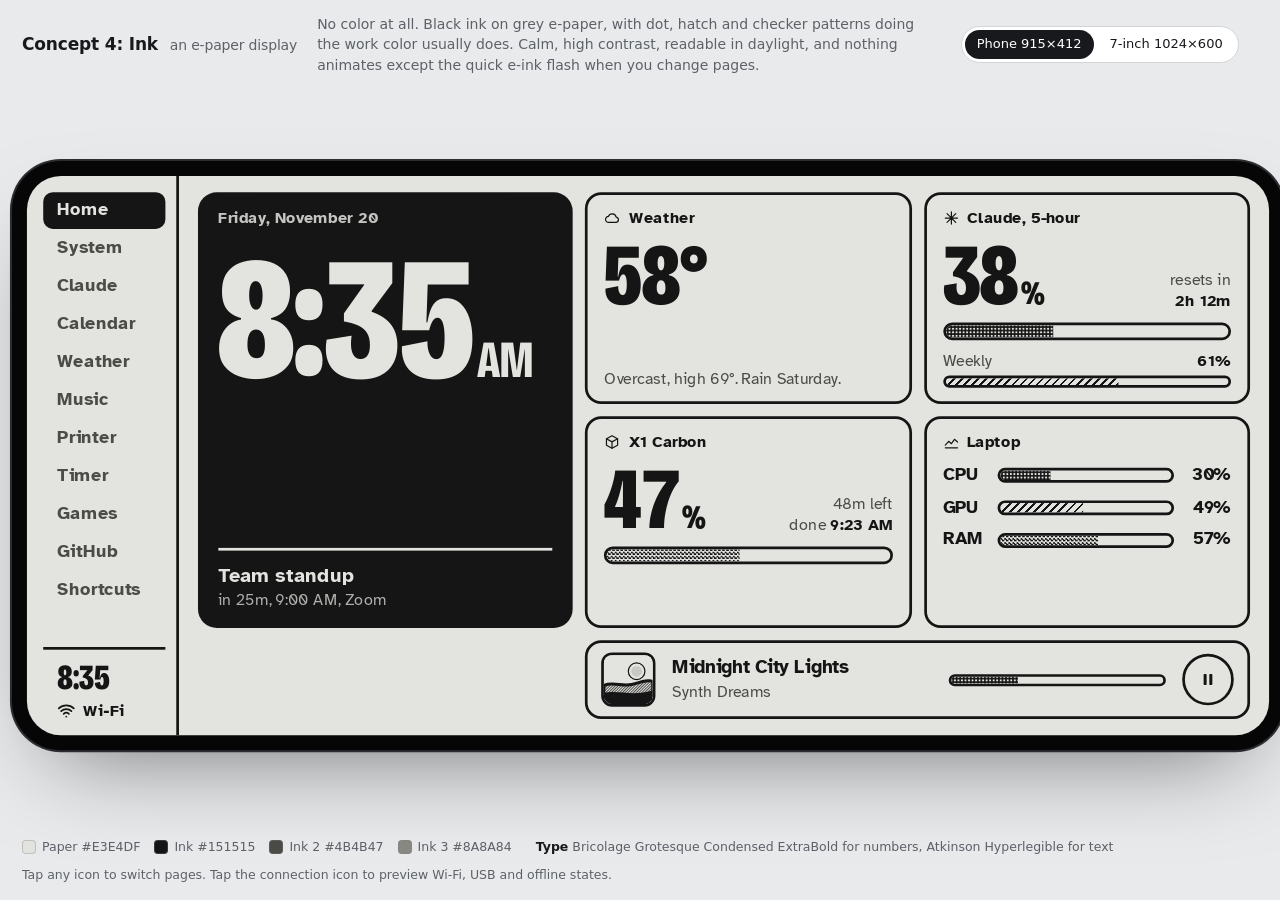
<file: screens sample/deskpanel-concept-4-ink.html>
<!DOCTYPE html>
<html lang="en">
<head>
<meta charset="utf-8">
<meta name="viewport" content="width=device-width, initial-scale=1, viewport-fit=cover">
<title>DeskPanel concept 4: Ink</title>
<link rel="preconnect" href="https://fonts.googleapis.com">
<link rel="preconnect" href="https://fonts.gstatic.com" crossorigin>
<link rel="stylesheet" href="https://fonts.googleapis.com/css2?family=Bricolage+Grotesque:opsz,wdth,wght@12..96,75..100,400..800&family=Atkinson+Hyperlegible:wght@400;700&display=swap">
<style>
/* ---------- Page chrome (outside the device) ---------- */
:root {
  --pg-bg: #E9EAEC; --pg-ink: #18191C; --pg-muted: #5D6168; --pg-line: #D2D4D8; --pg-chip: #FFFFFF; --pg-chip-on: #18191C; --pg-chip-on-ink: #FFFFFF;
  color-scheme: light;
  box-sizing: border-box; padding-top: env(safe-area-inset-top, 0px); padding-bottom: env(safe-area-inset-bottom, 0px);
}
@media (prefers-color-scheme: dark) {
  :root:not([data-theme="light"]) { --pg-bg: #141518; --pg-ink: #ECEDEF; --pg-muted: #9A9EA6; --pg-line: #2A2C31; --pg-chip: #1E2024; --pg-chip-on: #ECEDEF; --pg-chip-on-ink: #141518; color-scheme: dark; }
}
:root[data-theme="dark"] { --pg-bg: #141518; --pg-ink: #ECEDEF; --pg-muted: #9A9EA6; --pg-line: #2A2C31; --pg-chip: #1E2024; --pg-chip-on: #ECEDEF; --pg-chip-on-ink: #141518; color-scheme: dark; }
html { height: 100%; }
body { margin: 0; min-height: 100%; height: 100dvh; display: grid; grid-template-rows: auto minmax(0, 1fr) auto; background: var(--pg-bg); color: var(--pg-ink);
  font: 14px/1.45 system-ui, -apple-system, "Segoe UI", Roboto, sans-serif; }
.pg-head { display: flex; flex-wrap: wrap; align-items: center; gap: 8px 20px; padding: 14px 22px 4px; }
.pg-head h1 { margin: 0; font-size: 17px; font-weight: 650; letter-spacing: -.01em; }
.pg-head h1 small { font-weight: 450; color: var(--pg-muted); margin-left: 6px; font-size: 14px; }
.pg-head p { margin: 0; color: var(--pg-muted); max-width: 70ch; flex: 1 1 340px; }
.pg-sizes { display: flex; gap: 4px; padding: 3px; border: 1px solid var(--pg-line); border-radius: 999px; background: var(--pg-chip); }
.pg-sizes button { font: inherit; font-size: 13px; border: 0; border-radius: 999px; padding: 5px 12px; background: transparent; color: var(--pg-ink); cursor: pointer; }
.pg-sizes button[aria-pressed="true"] { background: var(--pg-chip-on); color: var(--pg-chip-on-ink); }
.pg-sizes button:focus-visible { outline: 2px solid var(--pg-ink); outline-offset: 2px; }
#stage { display: flex; align-items: center; justify-content: center; min-height: 0; padding: 6px 12px; }
#device-wrap { position: relative; flex: none; }
#device { position: absolute; left: 0; top: 0; transform-origin: 0 0; padding: 11px; border-radius: 36px; background: #060607;
  box-shadow: 0 0 0 1.5px #2C2D31, 0 30px 70px -30px rgba(0,0,0,.55); }
.pg-foot { display: flex; flex-wrap: wrap; align-items: center; gap: 10px 24px; padding: 6px 22px 16px; color: var(--pg-muted); font-size: 12.5px; }
.pg-foot .sw { display: inline-flex; align-items: center; gap: 6px; }
.pg-foot .sw i { width: 14px; height: 14px; border-radius: 4px; display: inline-block; box-shadow: inset 0 0 0 1px rgba(127,127,127,.35); }
.pg-foot .swatches { display: flex; flex-wrap: wrap; gap: 6px 14px; }
.pg-foot b { color: var(--pg-ink); font-weight: 600; }

/* ---------- Device screen base (shared by all concepts) ---------- */
#screen { position: relative; overflow: hidden; border-radius: 25px; isolation: isolate; -webkit-font-smoothing: antialiased; }
#screen *, #screen *::before, #screen *::after { box-sizing: border-box; }
:where(#screen) button { font: inherit; color: inherit; background: none; border: 0; padding: 0; margin: 0; cursor: pointer; text-align: inherit; }
:where(#screen) [role="button"] { cursor: pointer; }
:where(#screen) :is(h1, h2, h3, p) { margin: 0; }
:where(#screen) .ic { width: 1em; height: 1em; flex: none; display: block; }
:where(#screen) .art { display: block; width: 100%; height: 100%; }
:where(#screen) .num { font-variant-numeric: tabular-nums; }
:where(#screen) .offline-banner { display: none; position: absolute; z-index: 20; }
:where(#screen[data-conn="off"]) .offline-banner { display: block; }
:where(#screen) .toast { position: absolute; z-index: 30; left: 50%; bottom: 16px; transform: translate(-50%, 0); white-space: nowrap; animation: toastIn .22s ease-out; }
:where(#screen) .toast.out { opacity: 0; transform: translate(-50%, 6px); transition: opacity .3s, transform .3s; }
@keyframes toastIn { from { opacity: 0; transform: translate(-50%, 8px); } }
@media (prefers-reduced-motion: reduce) { #screen *, #screen *::before, #screen *::after { transition: none !important; animation: none !important; } }

/* ---------- Concept styles ---------- */
/* Concept 4 — Ink: an e-paper display. No color at all; density patterns carry the data.
   No animation except the e-ink refresh flash when you change pages. */
.ink {
  --paper: #E3E4DF; --ink: #151515; --ink2: #4B4B47; --ink3: #8A8A84; --focus: #151515;
  --d1: radial-gradient(var(--ink) .9px, transparent 1.25px) 0 0 / 4px 4px;
  --d2: radial-gradient(var(--ink) 1px, transparent 1.35px) 0 0 / 2.6px 2.6px;
  --hatch: repeating-linear-gradient(-45deg, var(--ink) 0 1.3px, transparent 1.3px 4.2px);
  --check: conic-gradient(var(--ink) 25%, transparent 0 50%, var(--ink) 0 75%, transparent 0) 0 0 / 3px 3px;
  --disp: "Bricolage Grotesque", "Arial Narrow", sans-serif;
  background: var(--paper); color: var(--ink); font: 400 13px/1.35 "Atkinson Hyperlegible", system-ui, sans-serif;
}
.ink *, .ink *::before, .ink *::after { transition: none !important; }
.ink .iw { display: grid; grid-template-columns: 112px 1fr; height: 100%; }
.ink.flash .view { filter: invert(1); }

/* Nav: an e-reader menu */
.ink .menu { display: flex; flex-direction: column; padding: 12px 8px 10px 12px; border-right: 2px solid var(--ink); }
.ink .menu .items { display: flex; flex-direction: column; gap: 1px; }
.ink .menu .it { text-align: left; padding: 0 10px; height: 27px; border-radius: 7px; font-size: 13.5px; font-weight: 700; color: var(--ink2); display: flex; align-items: center; }
.ink .menu .it:hover { color: var(--ink); background: var(--d1); }
.ink .menu .it[aria-current="page"] { background: var(--ink); color: var(--paper); }
.ink .stat { margin-top: auto; text-align: left; padding: 8px 10px 0; border-top: 2px solid var(--ink); }
.ink .stat .t { font: 800 26px/1 var(--disp); font-variation-settings: "wdth" 75, "opsz" 48; letter-spacing: -.01em; }
.ink .stat .c { display: flex; align-items: center; gap: 5px; font-size: 12px; font-weight: 700; margin-top: 3px; }
.ink .stat .c .ic { font-size: 14px; stroke-width: 2.2; }


/* Content */
.ink .view { padding: 12px 14px 12px; min-width: 0; min-height: 0; overflow: auto; scrollbar-width: none; }
.ink .g { display: grid; gap: 9px; height: 100%; min-height: 0; }
.ink .page { display: flex; flex-direction: column; height: 100%; min-height: 0; }
.ink .head { display: flex; align-items: center; gap: 10px; margin-bottom: 9px; flex: none; }
.ink .head h1 { font: 800 25px/1 var(--disp); font-variation-settings: "wdth" 80, "opsz" 48; letter-spacing: -.02em; }
.ink .head .sp, .ink .sp { flex: 1; }
.ink .mod { border: 2px solid var(--ink); border-radius: 12px; padding: 9px 12px; min-width: 0; min-height: 0; display: flex; flex-direction: column; position: relative; background: var(--paper); }
.ink .blk { background: var(--ink); color: var(--paper); border-radius: 14px; padding: 11px 15px; min-width: 0; min-height: 0; display: flex; flex-direction: column; position: relative; }
.ink .mh { font-size: 12px; font-weight: 700; display: flex; align-items: center; gap: 6px; }
.ink .blk .mh { color: var(--paper); opacity: .85; }
.ink .n { font-family: var(--disp); font-weight: 800; font-variation-settings: "wdth" 78, "opsz" 96; letter-spacing: -.005em; line-height: .86; font-variant-numeric: tabular-nums; }
.ink .n small { font-size: .38em; font-weight: 700; letter-spacing: 0; margin-left: 2px; }
.ink .sub { color: var(--ink2); font-size: 12px; }
.ink .blk .sub { color: var(--paper); opacity: .75; }
.ink .row { display: flex; align-items: center; gap: 8px; }
.ink .ell { white-space: nowrap; overflow: hidden; text-overflow: ellipsis; }
.ink .kv { display: flex; justify-content: space-between; align-items: baseline; gap: 8px; padding: 3px 0; border-bottom: 1.5px dotted var(--ink3); }
.ink .kv:last-child { border: 0; }
.ink .kv b { font: 800 18px/1.1 var(--disp); font-variation-settings: "wdth" 80; }
.ink [role="button"]:hover { outline: 2px solid var(--ink); outline-offset: 2px; }

/* Bars */
.ink .bar { height: 13px; border: 2px solid var(--ink); border-radius: 99px; overflow: hidden; background: var(--paper); flex: none; }
.ink .bar i { display: block; height: 100%; width: calc(var(--p, 0) * 100%); background: var(--f, var(--ink)); }
.ink .bar.dots i { --f: var(--d2); } .ink .bar.hatch i { --f: var(--hatch); } .ink .bar.check i { --f: var(--check); }
.ink .blk .bar { border-color: var(--paper); background: var(--ink); }
.ink .blk .bar i { background: var(--paper); }
.ink .cols { flex: 1; display: grid; grid-auto-flow: column; grid-auto-columns: 1fr; gap: 8px; align-items: end; min-height: 0; margin-top: 6px; }
.ink .cols > div { display: flex; flex-direction: column; align-items: center; justify-content: flex-end; height: 100%; gap: 4px; font-size: 11.5px; font-weight: 700; }
.ink .cols i { width: 100%; max-width: 40px; border: 2px solid var(--ink); border-radius: 6px 6px 3px 3px; height: calc(var(--v) * 1%); min-height: 6px; background: var(--d1); }
.ink .cols .hi i { background: var(--ink); }
.ink .cols .lo i { background: var(--paper); }

/* Buttons */
.ink .btn { display: inline-flex; align-items: center; justify-content: center; gap: 8px; height: 38px; padding: 0 18px; border-radius: 99px; border: 2px solid var(--ink); font-weight: 700; font-size: 13.5px; background: var(--paper); }
.ink .btn.inv, .ink .btn[aria-pressed="true"] { background: var(--ink); color: var(--paper); }
.ink .btn:active { background: var(--ink); color: var(--paper); }
.ink .btn .ic { font-size: 17px; }
.ink .seg { display: inline-flex; border: 2px solid var(--ink); border-radius: 99px; padding: 2px; }
.ink .seg button { padding: 3px 13px; border-radius: 99px; font-weight: 700; font-size: 12.5px; }
.ink .seg button[aria-pressed="true"] { background: var(--ink); color: var(--paper); }
.ink .tag { background: var(--ink); color: var(--paper); border-radius: 6px; padding: 2px 8px; font-size: 12px; font-weight: 700; }
.ink .round { width: 46px; height: 46px; border-radius: 50%; border: 2px solid var(--ink); display: grid; place-items: center; font-size: 18px; }
.ink .round.inv { background: var(--ink); color: var(--paper); width: 62px; height: 62px; font-size: 24px; }

/* Art */
.ink .frame { border: 2px solid var(--ink); border-radius: 12px; overflow: hidden; background: var(--paper); }

/* Charts */
.ink .chart { flex: 1; min-height: 40px; margin-top: 6px; }
.ink .chart svg { display: block; width: 100%; height: 100%; overflow: visible; }
.ink .heat svg { display: block; width: 100%; height: auto; }
.ink svg text { font: 700 9.5px "Atkinson Hyperlegible"; fill: var(--ink); }

/* Calendar */
.ink .evs { display: flex; flex-direction: column; gap: 7px; }
.ink .ev { display: grid; grid-template-columns: 72px 1fr auto; gap: 12px; align-items: center; padding: 8px 12px; border: 2px solid var(--ink); border-radius: 12px; }
.ink .ev .tm { font: 800 19px/1 var(--disp); font-variation-settings: "wdth" 78; }
.ink .ev .tm small { display: block; font: 700 11px "Atkinson Hyperlegible"; margin-top: 3px; color: var(--ink2); }
.ink .ev b { font-size: 15px; display: block; }
.ink .ev.next { background: var(--ink); color: var(--paper); }
.ink .ev.next small, .ink .ev.next .sub { color: var(--paper); opacity: .78; }
.ink .ev.past { border-style: dashed; color: var(--ink3); }
.ink .ev.past .sub, .ink .ev.past small { color: var(--ink3); }

/* Weather */
.ink .hrs { display: grid; grid-template-columns: repeat(12, 1fr); text-align: center; font-size: 11px; font-weight: 700; margin-top: 4px; flex: 1; align-content: center; }
.ink .hrs .ic { font-size: 19px; margin: 5px auto; stroke-width: 2; }
.ink .hrs b { font: 800 17px var(--disp); font-variation-settings: "wdth" 80; }
.ink .days { display: grid; gap: 2px; margin-top: 4px; flex: 1; align-content: space-evenly; }
.ink .days > div { display: grid; grid-template-columns: 48px 22px 38px 30px 1fr 30px; gap: 10px; align-items: center; font-weight: 700; }
.ink .days .ic { font-size: 17px; stroke-width: 2; }
.ink .rng { height: 11px; border: 2px solid var(--ink); border-radius: 99px; position: relative; overflow: hidden; }
.ink .rng i { position: absolute; top: 0; bottom: 0; left: calc(var(--a) * 1%); right: calc(100% - var(--b) * 1%); background: var(--hatch); border-left: 2px solid var(--ink); border-right: 2px solid var(--ink); }

/* Library list */
.ink .lib { display: flex; flex-direction: column; }
.ink .lib button { display: grid; grid-template-columns: 38px 1fr auto auto; gap: 12px; align-items: center; padding: 6px 2px; border-bottom: 1.5px dotted var(--ink3); text-align: left; }
.ink .lib button:last-child { border: 0; }
.ink .lib .th { height: 38px; border: 1.5px solid var(--ink); border-radius: 6px; overflow: hidden; }
.ink .lib b { font-size: 14px; }
.ink .lib .play { border: 2px solid var(--ink); border-radius: 99px; padding: 2px 11px; font-weight: 700; font-size: 12px; }

/* Printer filament */
.ink .spools { display: grid; grid-template-columns: repeat(4, 1fr); gap: 8px; flex: 1; align-items: center; }
.ink .spool { display: flex; align-items: center; gap: 9px; font-weight: 700; font-size: 12.5px; }
.ink .spool i { width: 28px; height: 28px; border-radius: 50%; border: 2px solid var(--ink); flex: none; background: var(--f); }
.ink .spool.on i { box-shadow: 0 0 0 2px var(--paper), 0 0 0 4px var(--ink); }
.ink .spool.on { text-decoration: underline; text-underline-offset: 3px; text-decoration-thickness: 2px; }

/* Timer */
.ink .tmn { font-size: 196px; text-align: center; margin: auto 0; padding-bottom: 6px; }
.ink .modes { display: flex; flex-direction: column; gap: 6px; }
.ink .modes button { display: flex; align-items: center; gap: 10px; padding: 7px 12px; border: 2px solid var(--ink); border-radius: 10px; font-weight: 700; }
.ink .modes button::before { content: ""; width: 12px; height: 12px; border-radius: 50%; border: 2px solid var(--ink); }
.ink .modes button[aria-pressed="true"]::before { background: var(--ink); }
.ink .boxes { display: flex; gap: 5px; } .ink .boxes i { width: 18px; height: 18px; border: 2px solid var(--ink); border-radius: 4px; } .ink .boxes i.on { background: var(--ink); }

/* Shortcuts */
.ink .sc { grid-template-columns: repeat(4, 1fr); grid-template-rows: 1fr 1fr; }
.ink .key { border: 2px solid var(--ink); border-radius: 14px; display: flex; flex-direction: column; align-items: center; justify-content: center; gap: 10px; font-weight: 700; font-size: 14px; background: var(--paper); }
.ink .key .ic { font-size: 38px; stroke-width: 1.8; }
.ink .key.on, .ink .key:active { background: var(--ink); color: var(--paper); }
.ink .key small { font-size: 12px; margin-top: -6px; }

/* Offline + toast */
.ink .offline-banner { left: 126px; right: 14px; top: 12px; background: var(--ink); color: var(--paper); padding: 8px 14px; border-radius: 10px; font-size: 12.5px; outline: 3px solid var(--paper); }
.ink .toast { background: var(--ink); color: var(--paper); padding: 9px 18px; border-radius: 10px; font-weight: 700; font-size: 13.5px; outline: 3px solid var(--paper); animation: none; margin-left: 56px; }
.ink .mrow { display: grid; grid-template-columns: 108px 70px 1fr; gap: 12px; align-items: center; padding: 6px 0; border-bottom: 1.5px dotted var(--ink3); }
.ink .mrow:last-child { border-bottom: 0; }

</style>
</head>
<body>
<header class="pg-head">
  <h1>Concept 4: Ink <small>an e-paper display</small></h1>
  <p>No color at all. Black ink on grey e-paper, with dot, hatch and checker patterns doing the work color usually does. Calm, high contrast, readable in daylight, and nothing animates except the quick e-ink flash when you change pages.</p>
  <div class="pg-sizes" role="group" aria-label="Screen size">
    <button type="button" data-size="phone" aria-pressed="true">Phone 915×412</button>
    <button type="button" data-size="seven" aria-pressed="false">7-inch 1024×600</button>
  </div>
</header>
<div id="stage"><div id="device-wrap"><div id="device"><div id="screen" class="ink"></div></div></div></div>
<footer class="pg-foot">
  <div class="swatches"><span class="sw"><i style="background:#E3E4DF"></i>Paper #E3E4DF</span><span class="sw"><i style="background:#151515"></i>Ink #151515</span><span class="sw"><i style="background:#4B4B47"></i>Ink 2 #4B4B47</span><span class="sw"><i style="background:#8A8A84"></i>Ink 3 #8A8A84</span></div>
  <span><b>Type</b> Bricolage Grotesque Condensed ExtraBold for numbers, Atkinson Hyperlegible for text</span>
  <span>Tap any icon to switch pages. Tap the connection icon to preview Wi‑Fi, USB and offline states.</span>
</footer>
<script>
/* ============================================================
   DeskPanel concept — shared core
   Mock data, simulated clock, icons, chart helpers and the
   app shell (navigation, live bindings, actions, scaling).
   Every concept file uses this same core; only the
   frame/nav/page renderers and CSS differ.
   ============================================================ */
(() => {
'use strict';

/* ---------- Simulated clock (fixed scene: Fri Nov 20, 8:35 AM) ---------- */
const T0 = Date.now();
const START = new Date(2026, 10, 20, 8, 35, 0);
const now = () => new Date(START.getTime() + (Date.now() - T0));
const DAY = ['Sunday','Monday','Tuesday','Wednesday','Thursday','Friday','Saturday'];
const DAY3 = DAY.map(d => d.slice(0, 3));
const MONTH = ['January','February','March','April','May','June','July','August','September','October','November','December'];
const MON3 = MONTH.map(m => m.slice(0, 3));
const pad = n => String(n).padStart(2, '0');
const clock = d => (d.getHours() % 12 || 12) + ':' + pad(d.getMinutes());
const ampm = d => d.getHours() < 12 ? 'AM' : 'PM';
const dur = min => { min = Math.max(0, Math.round(min)); const h = Math.floor(min / 60), m = min % 60; return h ? `${h}h ${m}m` : `${m}m`; };
const ms = s => { s = Math.max(0, Math.round(s)); return Math.floor(s / 60) + ':' + pad(s % 60); };
const clamp = (v, a, b) => Math.min(b, Math.max(a, v));
function rng(seed) { return () => (seed = (seed * 16807) % 2147483647) / 2147483647; }
const R = rng(42);

/* ---------- Mock data ---------- */
const hist = (n, base, amp, f) => Array.from({ length: n }, (_, i) => base + amp * Math.sin(i / f) + (R() - .5) * amp * .5);

const D = {
  sys: {
    cpu: 30, gpu: 48, gpuTemp: 52, ram: 18.4, ramTotal: 32, vram: 6.2, vramTotal: 12,
    down: 1.8, up: 220, cpuName: 'Ryzen 7 7800X3D', gpuName: 'GeForce RTX 4070', disk: 58,
    cpuHist: hist(60, 30, 6, 4), gpuHist: hist(60, 48, 7, 5)
  },
  net: {
    latency: 17, jitter: 2.1, loss: 0, uptime: '3d 5h', lastDrop: '3 days ago',
    today: 3.2, month: 412.0, dl: 942, ul: 38, ping: 9, tested: '2h ago', nowDl: 15.1, nowUl: 1.8,
    latHist: Array.from({ length: 120 }, (_, i) => 16 + R() * 3 + (i === 40 || i === 96 ? 14 : 0))
  },
  claude: {
    five: 38, fiveReset: 132, week: 61, weekReset: 'Sat 2:01 PM',
    tokens: '48.2M', output: '182K', messages: 214, lastHour: '6.1M',
    days: [28.4, 6.9, 21.5, 55.3, 43.1, 62.0, 48.2],
    models: [['Opus', 31.0], ['Sonnet', 15.1], ['Haiku', 2.1]]
  },
  cal: {
    today: [
      { start: '9:00 AM', end: '9:15 AM', mins: 540, title: 'Team standup', where: 'Zoom', cal: 'Work', color: '#5AA9FF' },
      { start: '12:30 PM', end: '1:30 PM', mins: 750, title: 'Lunch with Sam', where: 'Corner Cafe', cal: 'Personal', color: '#C18CFF' },
      { start: '4:00 PM', end: '4:45 PM', mins: 960, title: 'Design review', where: 'Google Meet', cal: 'Work', color: '#5AA9FF' }
    ],
    later: [
      { day: 'Saturday', start: '10:00 AM', title: 'Filament pickup', where: 'Maker Supply Co.', cal: 'Personal', color: '#C18CFF' },
      { day: 'Monday', start: '9:00 AM', title: 'Team standup', where: 'Zoom', cal: 'Work', color: '#5AA9FF' },
      { day: 'Tuesday', start: '7:30 PM', title: 'Game night', where: 'Discord', cal: 'Personal', color: '#C18CFF' }
    ]
  },
  wx: {
    city: 'Charlotte', temp: 58, cond: 'Overcast', icon: 'cloud', feels: 53, humidity: 53, wind: 5, updated: '8:30 AM',
    hours: [['Now', 58, 'cloud'], ['9 AM', 59, 'cloud'], ['10 AM', 61, 'cloud'], ['11 AM', 63, 'partly'], ['12 PM', 65, 'partly'],
      ['1 PM', 67, 'sun'], ['2 PM', 68, 'sun'], ['3 PM', 69, 'sun'], ['4 PM', 67, 'partly'], ['5 PM', 64, 'cloud'], ['6 PM', 61, 'cloud'], ['7 PM', 57, 'cloud']],
    days: [['Today', 'cloud', 69, 40, 0], ['Sat', 'rain', 61, 48, 63], ['Sun', 'rain', 57, 54, 54], ['Mon', 'rain', 68, 56, 38], ['Tue', 'cloud', 62, 50, 0], ['Wed', 'rain', 50, 43, 46]]
  },
  tracks: [
    { title: 'Midnight City Lights', artist: 'Synth Dreams', album: 'Neon Skyline', len: 241, hue: 262 },
    { title: 'Low Tide Radio', artist: 'Harbor Static', album: 'Salt & Signal', len: 214, hue: 196 },
    { title: 'Paper Planets', artist: 'Juno Vale', album: 'Orbit Season', len: 192, hue: 28 },
    { title: 'Afterglow Freeway', artist: 'The Night Shift', album: 'Overpass', len: 265, hue: 330 }
  ],
  printer: {
    name: 'X1 Carbon', model: 'X1C', status: 'Printing', job: 'Desk_Organizer', speed: 'Standard',
    pct: 47, left: 48, layer: 112, layers: 240, nozzle: 220, nozzleT: 220, bed: 55, bedT: 55, chamber: 34,
    ams: [{ c: '#F1F1EE', t: 'PLA', n: 'White' }, { c: '#1D1E21', t: 'PLA', n: 'Black' }, { c: '#F5A623', t: 'PETG', n: 'Amber', active: true }, { c: '#3B82F6', t: 'PLA', n: 'Blue' }]
  },
  games: {
    now: { title: 'Starfall Tactics', hue: 252, session: 48, total: 128, friends: 2 },
    recent: [['Harbor Lights', 41, 205], ['Iron Orchard', 16, 95], ['Neon Drift', 12, 318], ['Frostline', 5.0, 205], ['Ember Keep', 75, 20]]
  },
  gh: {
    total: '1,033', commits: 120, private: 907, issues: 1, streak: 5, longest: 10, best: 75, bestDay: 'Nov 16',
    week: [0, 75, 68, 48, 58, 32, 0], lastWeek: [0, 28, 14, 20, 24, 10, 5], weekTotal: 281, delta: 180,
    repos: [['pixel-garden', 222], ['tide-engine', 201], ['deskpanel', 111], ['lumen-notes', 88]]
  },
  shortcuts: [
    { id: 'mic', label: 'Mute mic', icon: 'mic' }, { id: 'sound', label: 'Mute sound', icon: 'speaker' },
    { id: 'voldown', label: 'Volume down', icon: 'volDown' }, { id: 'volup', label: 'Volume up', icon: 'volUp' },
    { id: 'shot', label: 'Screenshot', icon: 'shot' }, { id: 'term', label: 'Terminal', icon: 'terminal' },
    { id: 'dl', label: 'Downloads', icon: 'folder' }, { id: 'lock', label: 'Lock PC', icon: 'lock' }
  ],
  timerModes: [{ id: 'focus', label: 'Focus', min: 25 }, { id: 'short', label: 'Short break', min: 5 }, { id: 'long', label: 'Long break', min: 15 }]
};

/* 7-day labels ending today, GitHub heatmap (53 weeks ending this week) */
(() => {
  const t = START;
  D.claude.labels = D.claude.days.map((_, i) => i === 6 ? 'Today' : DAY3[(t.getDay() - 6 + i + 7) % 7]);
  const sat = new Date(t); sat.setDate(t.getDate() + (6 - t.getDay()));
  const first = new Date(sat); first.setDate(sat.getDate() - 53 * 7 + 1);
  const busy = { 5: .6, 6: .75, 7: .5, 9: .55, 10: .8, 11: .85, 1: .35, 2: .3, 3: .15, 4: .35, 8: .45, 0: .3 };
  const r = rng(7); const weeks = []; const months = [];
  for (let w = 0; w < 53; w++) {
    const col = [];
    for (let d = 0; d < 7; d++) {
      const day = new Date(first); day.setDate(first.getDate() + w * 7 + d);
      if (day > t) { col.push(null); continue; }
      const p = busy[day.getMonth()] * (d === 0 || d === 6 ? .5 : 1);
      col.push(r() < p ? Math.ceil(r() ** 2 * 22) : 0);
    }
    const ws = new Date(first); ws.setDate(first.getDate() + w * 7);
    const prev = new Date(ws); prev.setDate(ws.getDate() - 7);
    if (w > 0 && ws.getMonth() !== prev.getMonth() && w < 52) months.push({ i: w, label: MON3[ws.getMonth()] });
    weeks.push(col);
  }
  weeks[52] = D.gh.week.map((v, i) => i > t.getDay() ? null : v);
  weeks[51] = D.gh.lastWeek.slice();
  D.gh.weeks = weeks; D.gh.months = months;
})();

/* ---------- Live state ---------- */
const S = {
  page: 'home', sysTab: 'pc', conn: 'wifi', size: 'phone',
  track: 0, pos: 75, playing: true,
  mic: false, sound: false, vol: 40,
  tMode: 'focus', tLeft: 25 * 60, tRun: false, sessions: 2,
  st: { running: false, p: 0, dl: 942, ul: 38, ping: 9, when: '2h ago' },
  lastSync: null
};

/* ---------- Icons (24px, stroke = currentColor) ---------- */
const P = {
  home: '<path d="M3.5 10.5 12 3.5l8.5 7V20a.5.5 0 0 1-.5.5h-5v-6H9v6H4a.5.5 0 0 1-.5-.5z"/>',
  system: '<path d="M3 16.5 8 11l4 3.5 4.5-6.5 4.5 4"/><path d="M3 20.5h18"/>',
  claude: '<path d="M12 3v18M3 12h18M5.6 5.6l12.8 12.8M18.4 5.6 5.6 18.4"/>',
  calendar: '<rect x="3.5" y="5" width="17" height="15.5" rx="2"/><path d="M3.5 10h17M8 3v4M16 3v4"/>',
  weather: '<circle cx="12" cy="12" r="4"/><path d="M12 2.5v2M12 19.5v2M2.5 12h2M19.5 12h2M5.3 5.3l1.4 1.4M17.3 17.3l1.4 1.4M5.3 18.7l1.4-1.4M17.3 6.7l1.4-1.4"/>',
  music: '<path d="M9 18V5.5l11-2V16"/><circle cx="6.5" cy="18" r="2.5"/><circle cx="17.5" cy="16" r="2.5"/>',
  printer: '<path d="M12 2.8 3.8 7.3v9.4l8.2 4.5 8.2-4.5V7.3z"/><path d="M3.8 7.3 12 11.8l8.2-4.5M12 11.8v9.4"/>',
  timer: '<circle cx="12" cy="13.5" r="7.5"/><path d="M12 9.5v4l2.5 2M9.5 2.5h5"/>',
  games: '<path d="M7 7.5h10a4.5 4.5 0 0 1 4.5 4.5v2.5a3 3 0 0 1-5.4 1.8L15 15h-6l-1.1 1.3a3 3 0 0 1-5.4-1.8V12A4.5 4.5 0 0 1 7 7.5z"/><path d="M7.5 10.5v3.5M5.75 12.25h3.5"/><circle cx="16" cy="11" r=".9" fill="currentColor" stroke="none"/><circle cx="18" cy="13.2" r=".9" fill="currentColor" stroke="none"/>',
  github: '<circle cx="12" cy="12" r="3.5"/><path d="M2.5 12h6M15.5 12h6"/>',
  shortcuts: '<rect x="3.5" y="3.5" width="7" height="7" rx="1.5"/><rect x="13.5" y="3.5" width="7" height="7" rx="1.5"/><rect x="3.5" y="13.5" width="7" height="7" rx="1.5"/><rect x="13.5" y="13.5" width="7" height="7" rx="1.5"/>',
  monitor: '<rect x="2.5" y="4" width="19" height="12.5" rx="2"/><path d="M8.5 20.5h7M12 16.5v4"/>',
  wifi: '<path d="M2.5 9a14 14 0 0 1 19 0M5.5 12.5a9.5 9.5 0 0 1 13 0M8.7 15.8a5 5 0 0 1 6.6 0"/><circle cx="12" cy="19.3" r="1.1" fill="currentColor" stroke="none"/>',
  usb: '<path d="M9 2.5v4.5M15 2.5v4.5M6.5 7h11v4a5.5 5.5 0 0 1-11 0zM12 16.5v5"/>',
  off: '<path d="M2.5 9a14 14 0 0 1 4.2-2.8M10.5 5.6A14 14 0 0 1 21.5 9M8.7 15.8a5 5 0 0 1 6.6 0M3 3l18 18"/>',
  cloud: '<path d="M7 18.5h10.5a4 4 0 0 0 .6-7.95A6 6 0 0 0 6.6 9.7 4.4 4.4 0 0 0 7 18.5z"/>',
  partly: '<path d="M9.5 6.5V4.5M4.4 8.6l-1.4-1.4M14.6 8.6 16 7.2M3.5 13.5h-1"/><path d="M6.4 12.3a3.8 3.8 0 0 1 6.9-2.8"/><path d="M9 20h9a3.3 3.3 0 0 0 .5-6.55A5 5 0 0 0 8.8 12.7 3.7 3.7 0 0 0 9 20z"/>',
  sun: '<circle cx="12" cy="12" r="4"/><path d="M12 2.5v2M12 19.5v2M2.5 12h2M19.5 12h2M5.3 5.3l1.4 1.4M17.3 17.3l1.4 1.4M5.3 18.7l1.4-1.4M17.3 6.7l1.4-1.4"/>',
  rain: '<path d="M7 15h10.5a3.6 3.6 0 0 0 .5-7.15A5.5 5.5 0 0 0 7.4 7.2 3.9 3.9 0 0 0 7 15z"/><path d="M8.5 18l-1 2.5M12.5 18l-1 2.5M16.5 18l-1 2.5"/>',
  mic: '<rect x="9" y="3" width="6" height="11" rx="3"/><path d="M5.5 11a6.5 6.5 0 0 0 13 0M12 17.5v3.5"/>',
  micOff: '<path d="M15 10V6a3 3 0 0 0-5.7-1.3M9 9v2a3 3 0 0 0 4.9 2.3M5.5 11a6.5 6.5 0 0 0 10.9 4.8M18.5 11c0 .7-.1 1.4-.3 2M12 17.5v3.5M3.5 3.5l17 17"/>',
  speaker: '<path d="M4 9.5h3.5L12 5.5v13l-4.5-4H4z"/><path d="M15.5 9.5a3.5 3.5 0 0 1 0 5M18 7a7 7 0 0 1 0 10"/>',
  speakerOff: '<path d="M4 9.5h3.5L12 5.5v13l-4.5-4H4z"/><path d="M15.5 9.5l5 5M20.5 9.5l-5 5"/>',
  volDown: '<path d="M4 9.5h3.5L12 5.5v13l-4.5-4H4z"/><path d="M15.5 12h5"/>',
  volUp: '<path d="M4 9.5h3.5L12 5.5v13l-4.5-4H4z"/><path d="M15.5 12h5M18 9.5v5"/>',
  shot: '<path d="M4 8.5V5.5a1 1 0 0 1 1-1h3M16 4.5h3a1 1 0 0 1 1 1v3M20 15.5v3a1 1 0 0 1-1 1h-3M8 19.5H5a1 1 0 0 1-1-1v-3"/><circle cx="12" cy="12" r="2.5"/>',
  terminal: '<rect x="2.5" y="4" width="19" height="16" rx="2"/><path d="M7 9.5l2.8 2.5L7 14.5M12.5 15h4.5"/>',
  folder: '<path d="M3 6.5a1 1 0 0 1 1-1h5l2 2.2h9a1 1 0 0 1 1 1V18a1 1 0 0 1-1 1H4a1 1 0 0 1-1-1z"/>',
  lock: '<rect x="4.5" y="10.5" width="15" height="10" rx="2"/><path d="M8 10.5V7.5a4 4 0 0 1 8 0v3"/>',
  play: '<path d="M8 5.2v13.6L19 12z" fill="currentColor"/>',
  pause: '<rect x="6.5" y="5" width="3.8" height="14" rx="1" fill="currentColor" stroke="none"/><rect x="13.7" y="5" width="3.8" height="14" rx="1" fill="currentColor" stroke="none"/>',
  prev: '<path d="M6 5.5v13"/><path d="M18.5 5.5 9 12l9.5 6.5z" fill="currentColor"/>',
  next: '<path d="M18 5.5v13"/><path d="M5.5 5.5 15 12l-9.5 6.5z" fill="currentColor"/>',
  reset: '<path d="M4 12a8 8 0 1 0 2.6-5.9L4 8.5M4 3.5v5h5"/>',
  flame: '<path d="M12 3s5 4.3 5 9.3a5 5 0 0 1-10 0c0-2.8 2-3.9 2.3-6.3C10.8 7.3 12 3 12 3z"/>',
  bed: '<path d="M12 4 2.5 8.5 12 13l9.5-4.5zM2.5 13 12 17.5l9.5-4.5"/>',
  thermo: '<path d="M10 14.3V5a2 2 0 0 1 4 0v9.3a4 4 0 1 1-4 0z"/>',
  down: '<path d="M12 4.5v15M6.5 14l5.5 5.5 5.5-5.5"/>',
  up: '<path d="M12 19.5v-15M6.5 10 12 4.5l5.5 5.5"/>',
  drop: '<path d="M12 3.5s6 6.3 6 10.5a6 6 0 0 1-12 0c0-4.2 6-10.5 6-10.5z"/>',
  wind: '<path d="M3 8.5h10.5a2.5 2.5 0 1 0-2.5-2.5M3 12.5h15a2.5 2.5 0 1 1-2.5 2.5M3 16.5h7"/>',
  users: '<circle cx="9" cy="8.5" r="3.2"/><path d="M3 19.5a6 6 0 0 1 12 0M15.5 5.6a3.2 3.2 0 0 1 0 5.8M17.5 14a6 6 0 0 1 3.5 5.5"/>',
  clock: '<circle cx="12" cy="12" r="8.5"/><path d="M12 7.5V12l3 2"/>',
  pin: '<path d="M12 21s6.5-6 6.5-11a6.5 6.5 0 0 0-13 0c0 5 6.5 11 6.5 11z"/><circle cx="12" cy="10" r="2.3"/>'
};
const icon = (n, cls = '') => `<svg class="ic ${cls}" viewBox="0 0 24 24" fill="none" stroke="currentColor" stroke-width="1.8" stroke-linecap="round" stroke-linejoin="round" aria-hidden="true">${P[n] || ''}</svg>`;

/* ---------- Generated cover art: sun over layered hills ---------- */
let uid = 0;
function art(hue, seed = 1, opts = {}) {
  const id = 'a' + (++uid), W = opts.w || 100, k = W / 100;
  const sx = (28 + (seed * 37) % 44) * k, sy = 30 + (seed * 13) % 14;
  const sat = opts.sat ?? 58;
  return `<svg class="art" viewBox="0 0 ${W} 100" preserveAspectRatio="xMidYMid slice" aria-hidden="true">
    <defs><linearGradient id="${id}" x1="0" y1="0" x2="0" y2="1">
      <stop offset="0" stop-color="hsl(${hue} ${sat}% 20%)"/><stop offset="1" stop-color="hsl(${hue + 18} ${sat + 8}% 44%)"/></linearGradient></defs>
    <rect width="${W}" height="100" fill="url(#${id})"/>
    <circle cx="${sx}" cy="${sy}" r="15" fill="hsl(44 96% 82%)"/>
    <g transform="scale(${k} 1)"><path d="M0 64 C 22 55 42 70 66 60 S 100 56 100 56 V100 H0z" fill="hsl(${hue + 6} ${sat - 10}% 30%)"/>
    <path d="M0 78 C 28 70 58 86 100 72 V100 H0z" fill="hsl(${hue} ${sat}% 15%)"/></g></svg>`;
}

/* ---------- Chart helpers ---------- */
function linePath(vals, w, h, lo, hi, pad = 2) {
  const n = vals.length, dx = w / (n - 1);
  const y = v => pad + (h - 2 * pad) * (1 - (clamp(v, lo, hi) - lo) / (hi - lo));
  let d = `M0 ${y(vals[0]).toFixed(1)}`;
  for (let i = 1; i < n; i++) {
    const x0 = (i - 1) * dx, x1 = i * dx, xm = (x0 + x1) / 2;
    d += ` C${xm.toFixed(1)} ${y(vals[i - 1]).toFixed(1)} ${xm.toFixed(1)} ${y(vals[i]).toFixed(1)} ${x1.toFixed(1)} ${y(vals[i]).toFixed(1)}`;
  }
  return d;
}
function stepPath(vals, w, h, lo, hi) {
  const n = vals.length, dx = w / n;
  const y = v => (h * (1 - (clamp(v, lo, hi) - lo) / (hi - lo))).toFixed(1);
  let d = `M0 ${y(vals[0])}`;
  vals.forEach((v, i) => { d += ` H${(i * dx).toFixed(1)} V${y(v)}`; });
  return d + ` H${w}`;
}
function arc(cx, cy, r, a0, a1) {
  const p = a => [cx + r * Math.cos((a - 90) * Math.PI / 180), cy + r * Math.sin((a - 90) * Math.PI / 180)];
  const [x0, y0] = p(a0), [x1, y1] = p(a1);
  return `M${x0.toFixed(2)} ${y0.toFixed(2)} A${r} ${r} 0 ${a1 - a0 > 180 ? 1 : 0} 1 ${x1.toFixed(2)} ${y1.toFixed(2)}`;
}
const size = el => [Math.max(10, el.clientWidth), Math.max(10, el.clientHeight)];

/* ---------- Derived values ---------- */
const nowMin = () => { const d = now(); return d.getHours() * 60 + d.getMinutes() + d.getSeconds() / 60; };
const nextEvent = () => D.cal.today.find(e => e.mins > nowMin()) || null;
const elapsedMin = () => (now() - START) / 60000;
const printerPct = () => clamp(D.printer.pct + elapsedMin() / D.printer.left * (100 - D.printer.pct), 0, 100);
const printerLeft = () => Math.max(0, D.printer.left - elapsedMin());
const doneAt = () => clock(new Date(now().getTime() + printerLeft() * 60000)) + ' ' + ampm(new Date(now().getTime() + printerLeft() * 60000));
const track = () => D.tracks[S.track];
const tMode = () => D.timerModes.find(m => m.id === S.tMode);
const usageLevel = p => p < 50 ? 'ok' : p < 80 ? 'warn' : 'bad';

/* ---------- Bindings: [data-b] text, [data-p] --p (0–1), [data-arc] dash offset ---------- */
const B = {
  clock: () => clock(now()), ampm: () => ampm(now()),
  date: () => { const d = now(); return `${DAY[d.getDay()]}, ${MONTH[d.getMonth()]} ${d.getDate()}`; },
  dateShort: () => { const d = now(); return `${DAY3[d.getDay()]} ${MON3[d.getMonth()]} ${d.getDate()}`; },
  cpu: () => Math.round(D.sys.cpu), gpu: () => Math.round(D.sys.gpu), gpuTemp: () => Math.round(D.sys.gpuTemp),
  ram: () => D.sys.ram.toFixed(1), ramPct: () => Math.round(D.sys.ram / D.sys.ramTotal * 100),
  vram: () => D.sys.vram.toFixed(1), vramPct: () => Math.round(D.sys.vram / D.sys.vramTotal * 100),
  down: () => D.sys.down.toFixed(1), up: () => Math.round(D.sys.up),
  latency: () => Math.round(D.net.latency), jitter: () => D.net.jitter.toFixed(1),
  nowDl: () => D.net.nowDl.toFixed(1), nowUl: () => D.net.nowUl.toFixed(1),
  stDl: () => S.st.running ? Math.round(S.st.dl) : D.net.dl, stUl: () => S.st.running ? Math.round(S.st.ul) : D.net.ul,
  stPing: () => S.st.ping, stWhen: () => S.st.running ? 'Testing now' : 'Tested ' + S.st.when,
  stBtn: () => S.st.running ? 'Testing…' : 'Run test',
  fiveReset: () => dur(D.claude.fiveReset - elapsedMin()),
  nextTitle: () => nextEvent()?.title || 'Nothing else today',
  nextIn: () => { const e = nextEvent(); if (!e) return 'Free until tomorrow'; const m = e.mins - nowMin(); return m < 1 ? 'Starting now' : `in ${dur(m)}`; },
  nextWhen: () => { const e = nextEvent(); return e ? `${e.start}, ${e.where}` : ''; },
  prPct: () => Math.floor(printerPct()), prLeft: () => dur(printerLeft()), prDone: () => doneAt(),
  prLayer: () => Math.min(D.printer.layers, Math.round(D.printer.layer + (printerPct() - D.printer.pct) / 100 * D.printer.layers)),
  trTitle: () => track().title, trArtist: () => track().artist, trAlbum: () => track().album,
  trPos: () => ms(S.pos), trLen: () => ms(track().len), trLeft: () => '-' + ms(track().len - S.pos),
  timer: () => ms(S.tLeft), tLabel: () => S.tRun ? 'Pause' : (S.tLeft < tMode().min * 60 ? 'Resume' : 'Start'),
  conn: () => ({ wifi: 'Wi‑Fi', usb: 'USB', off: 'Offline' }[S.conn]),
  connLong: () => ({ wifi: 'Laptop on Wi‑Fi', usb: 'Laptop on USB', off: 'Laptop offline' }[S.conn]),
  vol: () => S.vol, gameSession: () => dur(D.games.now.session + elapsedMin())
};
const PB = {
  cpu: () => D.sys.cpu / 100, gpu: () => D.sys.gpu / 100, ram: () => D.sys.ram / D.sys.ramTotal, vram: () => D.sys.vram / D.sys.vramTotal,
  disk: () => D.sys.disk / 100, five: () => D.claude.five / 100, week: () => D.claude.week / 100,
  printer: () => printerPct() / 100, music: () => S.pos / track().len, timer: () => 1 - S.tLeft / (tMode().min * 60),
  st: () => S.st.running ? S.st.p : 1, vol: () => S.vol / 100, latency: () => D.net.latency / 50,
  sessions: () => S.sessions / 4
};

/* ---------- Shell ---------- */
let theme, screen, view, nav;
const SIZES = { phone: [915, 412], seven: [1024, 600] };

function refresh(root = screen) {
  root.querySelectorAll('[data-b]').forEach(el => { const f = B[el.dataset.b]; if (f) { const v = String(f()); if (el.textContent !== v) el.textContent = v; } });
  root.querySelectorAll('[data-p]').forEach(el => { const f = PB[el.dataset.p]; if (f) el.style.setProperty('--p', clamp(f(), 0, 1).toFixed(4)); });
  root.querySelectorAll('[data-arc]').forEach(el => { const f = PB[el.dataset.arc]; if (f) { const p = clamp(f(), 0, 1); el.style.strokeDashoffset = (100 - p * 100).toFixed(2); el.style.opacity = p < .004 ? 0 : 1; } });
  root.querySelectorAll('[data-c]').forEach(el => { const f = theme.charts?.[el.dataset.c]; if (f && el.clientWidth) el.innerHTML = f(el); });
  theme.refresh?.();
}
function render() {
  screen.dataset.page = S.page; screen.dataset.conn = S.conn;
  nav.innerHTML = theme.nav();
  view.innerHTML = theme.pages[S.page]();
  requestAnimationFrame(() => refresh());
  refresh();
}
function go(p) { S.page = p; render(); view.scrollTop = 0; }

function toast(msg) {
  screen.querySelector('.toast')?.remove();
  const t = document.createElement('div'); t.className = 'toast'; t.setAttribute('role', 'status'); t.textContent = msg;
  screen.appendChild(t); setTimeout(() => t.classList.add('out'), 1900); setTimeout(() => t.remove(), 2400);
}

function speedtest() {
  if (S.st.running || S.conn === 'off') return;
  S.st = { ...S.st, running: true, p: 0, dl: 0, ul: 0 }; render();
  const iv = setInterval(() => {
    S.st.p = Math.min(1, S.st.p + 0.03);
    S.st.dl = S.st.p < .6 ? 920 * Math.min(1, S.st.p / .3) + (Math.random() - .5) * 60 : 936;
    S.st.ul = S.st.p < .6 ? 0 : 38 * Math.min(1, (S.st.p - .6) / .25) + (Math.random() - .5) * 4;
    if (S.st.p >= 1) { clearInterval(iv); D.net.dl = 936; D.net.ul = 39; S.st = { running: false, p: 1, dl: 936, ul: 39, ping: 8, when: 'just now' }; render(); toast('Speed test finished: 936 down, 39 up'); return; }
    refresh();
  }, 120);
}

const A = {
  go: v => go(v),
  tab: v => { S.sysTab = v; render(); },
  play: () => { S.playing = !S.playing; render(); },
  next: () => { S.track = (S.track + 1) % D.tracks.length; S.pos = 0; render(); },
  prev: () => { if (S.pos > 5) S.pos = 0; else { S.track = (S.track - 1 + D.tracks.length) % D.tracks.length; S.pos = 0; } render(); },
  seek: (v, e, el) => { const r = el.getBoundingClientRect(); S.pos = Math.round(clamp((e.clientX - r.left) / r.width, 0, 1) * track().len); refresh(); },
  tStart: () => { S.tRun = !S.tRun; render(); },
  tReset: () => { S.tRun = false; S.tLeft = tMode().min * 60; render(); },
  tMode: v => { S.tMode = v; S.tRun = false; S.tLeft = tMode().min * 60; render(); },
  speed: () => speedtest(),
  game: v => toast(`Launching ${v} on your laptop`),
  conn: () => { S.conn = { wifi: 'usb', usb: 'off', off: 'wifi' }[S.conn]; if (S.conn === 'off') S.lastSync = clock(now()) + ' ' + ampm(now()); render(); toast({ wifi: 'Connected over Wi‑Fi', usb: 'Connected over USB', off: 'Laptop disconnected' }[S.conn]); },
  sc: v => {
    if (S.conn === 'off') { toast('Connect your laptop to use shortcuts'); return; }
    const m = {
      mic: () => { S.mic = !S.mic; return S.mic ? 'Microphone muted' : 'Microphone on'; },
      sound: () => { S.sound = !S.sound; return S.sound ? 'Sound muted' : 'Sound on'; },
      voldown: () => { S.vol = Math.max(0, S.vol - 10); S.sound = false; return `Volume ${S.vol}%`; },
      volup: () => { S.vol = Math.min(100, S.vol + 10); S.sound = false; return `Volume ${S.vol}%`; },
      shot: () => 'Screenshot saved to Pictures', term: () => 'Terminal opened', dl: () => 'Downloads opened', lock: () => 'Laptop locked'
    };
    const msg = m[v](); render(); toast(msg);
  }
};

function tick() {
  const live = S.conn !== 'off';
  if (live) {
    const s = D.sys, w = (v, a, lo, hi) => clamp(v + (Math.random() - .5) * a, lo, hi);
    s.cpu = w(s.cpu, 9, 12, 72); s.gpu = w(s.gpu, 8, 30, 80); s.gpuTemp = clamp(44 + s.gpu * .2 + (Math.random() - .5), 40, 70);
    s.ram = w(s.ram, .2, 17.6, 19.6); s.vram = w(s.vram, .1, 5.8, 6.8); s.down = w(s.down, .6, .2, 4.2); s.up = w(s.up, 60, 60, 480);
    s.cpuHist.push(s.cpu); s.cpuHist.shift(); s.gpuHist.push(s.gpu); s.gpuHist.shift();
    const n = D.net; n.latency = Math.random() < .03 ? 30 + Math.random() * 10 : 15 + Math.random() * 4; n.jitter = w(n.jitter, .3, 1.2, 3.4);
    n.latHist.push(n.latency); n.latHist.shift(); n.nowDl = w(n.nowDl, 3, 4, 28); n.nowUl = w(n.nowUl, .5, .4, 4);
    if (S.playing) { S.pos++; if (S.pos >= track().len) { S.track = (S.track + 1) % D.tracks.length; S.pos = 0; render(); } }
  }
  if (S.tRun) { S.tLeft--; if (S.tLeft <= 0) { S.tRun = false; S.sessions = Math.min(4, S.sessions + (S.tMode === 'focus' ? 1 : 0)); S.tLeft = tMode().min * 60; render(); toast(`${tMode().label} finished`); } }
  refresh();
}

function fit() {
  const dev = document.getElementById('device'), wrap = document.getElementById('device-wrap'), stage = document.getElementById('stage');
  const [w, h] = SIZES[S.size];
  screen.style.width = w + 'px'; screen.style.height = h + 'px';
  const bezel = 22;
  const sc = Math.min((stage.clientWidth - 16) / (w + bezel), (stage.clientHeight - 16) / (h + bezel), 1.6);
  dev.style.transform = `scale(${sc})`;
  wrap.style.width = (w + bezel) * sc + 'px'; wrap.style.height = (h + bezel) * sc + 'px';
}

function boot(t) {
  theme = t;
  screen = document.getElementById('screen');
  screen.innerHTML = t.frame() + `<div class="offline-banner" role="status"><strong>Laptop not connected.</strong> <span>Showing the last data received. Plug in the USB cable or check that both devices are on the same Wi‑Fi.</span></div>`;
  view = screen.querySelector('#view'); nav = screen.querySelector('#nav');
  screen.addEventListener('click', e => {
    const el = e.target.closest('[data-act]'); if (!el || !screen.contains(el)) return;
    A[el.dataset.act]?.(el.dataset.v, e, el);
  });
  screen.addEventListener('keydown', e => {
    const el = e.target.closest('[role="button"][data-act]');
    if (el && (e.key === 'Enter' || e.key === ' ')) { e.preventDefault(); A[el.dataset.act]?.(el.dataset.v, e, el); }
  });
  document.querySelectorAll('[data-size]').forEach(b => b.addEventListener('click', () => {
    S.size = b.dataset.size; document.querySelectorAll('[data-size]').forEach(x => x.setAttribute('aria-pressed', x === b)); fit(); render();
  }));
  render(); fit();
  addEventListener('resize', () => { fit(); refresh(); });
  setInterval(tick, 1000);
  document.fonts?.ready.then(() => refresh());
}

window.DP = { D, S, B, PB, A, icon, art, linePath, stepPath, arc, size, clamp, dur, ms, clock, ampm, now, nextEvent, printerPct, printerLeft, track, tMode, usageLevel, toast, render, refresh, boot, DAY, DAY3, MONTH, MON3, START };
})();

</script>
<script>
(() => {
const { D, S, icon, linePath, stepPath, size, track, tMode, nextEvent, now, usageLevel } = DP;
const PAGES = [['home', 'Home'], ['system', 'System'], ['claude', 'Claude'], ['calendar', 'Calendar'], ['weather', 'Weather'], ['music', 'Music'],
  ['printer', 'Printer'], ['timer', 'Timer'], ['games', 'Games'], ['github', 'GitHub'], ['shortcuts', 'Shortcuts']];
const INK = '#151515', PAPER = '#E3E4DF';
let pid = 0;
const pats = id => `<defs>
  <pattern id="${id}d" width="3.2" height="3.2" patternUnits="userSpaceOnUse"><circle cx="1.6" cy="1.6" r=".75" fill="${INK}"/></pattern>
  <pattern id="${id}s" width="4.5" height="4.5" patternUnits="userSpaceOnUse"><circle cx="2.25" cy="2.25" r=".7" fill="${INK}"/></pattern>
  <pattern id="${id}h" width="4" height="4" patternUnits="userSpaceOnUse" patternTransform="rotate(45)"><rect width="1.5" height="4" fill="${INK}"/></pattern>
  <pattern id="${id}c" width="2.4" height="2.4" patternUnits="userSpaceOnUse"><rect width="1.2" height="1.2" fill="${INK}"/><rect x="1.2" y="1.2" width="1.2" height="1.2" fill="${INK}"/></pattern></defs>`;

/* Monochrome cover art: sun over hills, drawn with dither patterns */
function inkArt(seed = 1, W = 100) {
  const id = 'k' + (++pid), k = W / 100, sx = (30 + (seed * 37) % 40) * k, sy = 32 + (seed * 13) % 12;
  const sky = seed % 3 === 0 ? `url(#${id}s)` : PAPER;
  return `<svg class="art" viewBox="0 0 ${W} 100" preserveAspectRatio="xMidYMid slice" aria-hidden="true">${pats(id)}
    <rect width="${W}" height="100" fill="${PAPER}"/><rect width="${W}" height="100" fill="${sky}"/>
    <circle cx="${sx}" cy="${sy}" r="17" fill="${PAPER}" stroke="${INK}" stroke-width="2.5"/><circle cx="${sx}" cy="${sy}" r="11" fill="url(#${id}d)"/>
    <g transform="scale(${k} 1)"><path d="M0 62 C 22 53 42 68 66 58 S 100 54 100 54 V100 H0z" fill="url(#${id}h)" stroke="${INK}" stroke-width="2.2" vector-effect="non-scaling-stroke"/>
    <path d="M0 78 C 28 70 58 86 100 72 V100 H0z" fill="${INK}"/></g></svg>`;
}

const blk = (inner, cls = '', go = '', st = '') => `<div class="blk ${cls}" style="${st}" ${go ? `role="button" tabindex="0" data-act="go" data-v="${go}"` : ''}>${inner}</div>`;
const mod = (inner, cls = '', go = '', st = '') => `<div class="mod ${cls}" style="${st}" ${go ? `role="button" tabindex="0" data-act="go" data-v="${go}"` : ''}>${inner}</div>`;
const bar = (p, kind = '', st = '') => `<div class="bar ${kind}" ${p ? `data-p="${p}"` : ''} style="${st}"><i></i></div>`;
const head = (title, right = '') => `<div class="head"><h1>${title}</h1><span class="sp"></span>${right}</div>`;

const pages = {
  home: () => {
    const t = track(), n = nextEvent();
    return `<div class="g" style="grid-template-columns:1.15fr 1fr 1fr;grid-template-rows:1fr 1fr auto">
      ${blk(`<div class="mh" data-b="date"></div><div class="n" style="font-size:128px;margin-top:12px"><span data-b="clock"></span><small data-b="ampm" style="font-size:.3em"></small></div>
        <div style="margin-top:auto;border-top:2px solid ${PAPER};padding-top:8px"><b data-b="nextTitle" class="ell" style="display:block;font-size:15px"></b><span class="sub"><span data-b="nextIn"></span>${n ? ', ' + n.start + ', ' + n.where : ''}</span></div>`, '', 'calendar', 'grid-row:1/3')}
      ${mod(`<div class="mh">${icon('cloud')}Weather</div><div class="n" style="font-size:64px;margin-top:6px">${D.wx.temp}°</div><div class="sub" style="margin-top:auto">${D.wx.cond}, high ${D.wx.days[0][2]}°. Rain Saturday.</div>`, '', 'weather')}
      ${mod(`<div class="mh">${icon('claude')}Claude, 5-hour</div><div class="row" style="align-items:flex-end;margin:6px 0 8px"><span class="n" style="font-size:64px">${D.claude.five}<small>%</small></span><span class="sp"></span><span class="sub" style="text-align:right">resets in<br><b data-b="fiveReset" style="color:var(--ink)"></b></span></div>
        ${bar('five', 'dots')}<div class="row sub" style="margin-top:7px">Weekly<span class="sp"></span><b style="color:var(--ink)">${D.claude.week}%</b></div>${bar('week', 'hatch', 'height:9px;margin-top:3px')}`, '', 'claude')}
      ${mod(`<div class="mh">${icon('printer')}${D.printer.name}</div><div class="row" style="align-items:flex-end;margin:6px 0 8px"><span class="n" style="font-size:64px"><span data-b="prPct"></span><small>%</small></span><span class="sp"></span><span class="sub" style="text-align:right"><span data-b="prLeft"></span> left<br>done <b data-b="prDone" style="color:var(--ink)"></b></span></div>${bar('printer', 'check')}`, '', 'printer')}
      ${mod(`<div class="mh">${icon('system')}Laptop</div><div style="display:grid;gap:6px;margin-top:8px">${[['CPU', 'cpu', 'cpu', 'dots'], ['GPU', 'gpu', 'gpu', 'hatch'], ['RAM', 'ram', 'ramPct', 'check']].map(([l, p, b, k]) =>
        `<div style="display:grid;grid-template-columns:32px 1fr 34px;gap:8px;align-items:center;font-weight:700"><span>${l}</span>${bar(p, k, 'height:11px')}<span style="text-align:right"><span data-b="${b}"></span>%</span></div>`).join('')}</div>`, '', 'system')}
      ${mod(`<div class="row" style="gap:12px"><div class="frame" style="width:40px;height:40px;border-radius:8px;flex:none">${inkArt(S.track + 1)}</div><div style="min-width:0;flex:1"><b class="ell" style="display:block;font-size:14px" data-b="trTitle"></b><span class="sub" data-b="trArtist"></span></div>
        <div style="width:160px">${bar('music', 'dots', 'height:9px')}</div><button class="round" style="width:38px;height:38px;font-size:14px" data-act="play" aria-label="${S.playing ? 'Pause' : 'Play'}">${icon(S.playing ? 'pause' : 'play')}</button></div>`, '', 'music', 'grid-column:2/4;padding:7px 10px')}
    </div>`;
  },

  system: () => {
    const tabs = `<div class="seg" role="group" aria-label="View"><button data-act="tab" data-v="pc" aria-pressed="${S.sysTab === 'pc'}">Laptop</button><button data-act="tab" data-v="net" aria-pressed="${S.sysTab === 'net'}">Internet</button></div>`;
    if (S.sysTab === 'pc') {
      const s = D.sys;
      return `<div class="page">${head('System', tabs)}<div class="g" style="grid-template-columns:.85fr 1.5fr;grid-template-rows:auto 1fr;flex:1">
        ${blk(`<div class="mh">Processor</div><div class="n" style="font-size:124px;margin:8px 0 4px"><span data-b="cpu"></span><small>%</small></div><div class="sub" style="margin-bottom:10px">8 cores, 16 threads</div>${bar('cpu')}`)}
        ${mod(`${[['Graphics', 'gpu', 'gpu', 'hatch', '<span data-b="gpuTemp"></span>°C'], ['Memory', 'ram', 'ramPct', 'dots', `<span data-b="ram"></span> of ${s.ramTotal} GB`], ['Video memory', 'vram', 'vramPct', 'check', `<span data-b="vram"></span> of ${s.vramTotal} GB`]].map(([l, p, b, k, sub]) =>
          `<div class="mrow"><div><b style="font-size:13.5px">${l}</b><div class="sub">${sub}</div></div><span class="n" style="font-size:46px"><span data-b="${b}"></span><small>%</small></span>${bar(p, k)}</div>`).join('')}`, '', '', 'justify-content:center')}
        ${mod(`<div class="row mh">Last minute<span class="row" style="gap:5px;margin-left:10px"><svg width="22" height="6"><line x1="0" x2="22" y1="3" y2="3" stroke="${INK}" stroke-width="2.4"/></svg>CPU</span><span class="row" style="gap:5px"><svg width="22" height="6"><line x1="0" x2="22" y1="3" y2="3" stroke="${INK}" stroke-width="2.4" stroke-dasharray="5 3"/></svg>GPU</span><span class="sp"></span><span><span data-b="down"></span> MB/s down, <span data-b="up"></span> KB/s up</span></div>
          <div class="chart" data-c="cpugpu"></div><div class="row sub" style="margin-top:4px">${s.cpuName} with ${s.gpuName}<span class="sp"></span>Disk ${s.disk}% used</div>`, '', '', 'grid-column:1/-1')}
      </div></div>`;
    }
    const n = D.net;
    return `<div class="page">${head('Internet', tabs)}<div class="g" style="grid-template-columns:.85fr 1fr 1fr;grid-template-rows:auto 1fr auto;flex:1">
      ${blk(`<div class="mh">Latency</div><div class="n" style="font-size:96px;margin:6px 0 4px"><span data-b="latency"></span><small>ms</small></div><div class="sub">Jitter <span data-b="jitter"></span> ms, ${n.loss}% loss</div>`)}
      ${mod(`<div class="mh">Connection</div><div class="n" style="font-size:40px;margin:8px 0 6px">${S.conn === 'off' ? 'Unknown' : 'Online'}</div><div class="sub">Up ${n.uptime}. Last drop ${n.lastDrop}.</div>`)}
      ${mod(`<div class="mh">Data used</div><div class="kv" style="margin-top:6px"><span>Today</span><b>${n.today} GB</b></div><div class="kv"><span>This month</span><b>${n.month.toFixed(0)} GB</b></div>`)}
      ${mod(`<div class="row mh">Latency, last 2 minutes<span class="sp"></span><span class="sub">0 to 50 ms</span></div><div class="chart" data-c="lat"></div>`, '', '', 'grid-column:1/-1')}
      ${mod(`<div class="row" style="gap:22px"><span class="mh">Speed test</span><span class="n" style="font-size:34px"><span data-b="stDl"></span><small>down</small></span><span class="n" style="font-size:34px"><span data-b="stUl"></span><small>up</small></span>
        <span class="sub"><span data-b="stWhen"></span>, ping <span data-b="stPing"></span> ms<br>Now <span data-b="nowDl"></span> down, <span data-b="nowUl"></span> up</span><span class="sp"></span>
        <button class="btn inv" data-act="speed" ${S.st.running ? 'disabled' : ''}><span data-b="stBtn"></span></button></div>${S.st.running ? bar('st', 'dots', 'margin-top:8px;height:10px') : ''}`, '', '', 'grid-column:1/-1')}
    </div></div>`;
  },

  claude: () => {
    const c = D.claude, mx = Math.max(...c.days);
    return `<div class="page">${head('Claude usage', `<span class="sub">Peak ${mx.toFixed(1)}M tokens this week</span>`)}<div class="g" style="grid-template-columns:1fr 1fr 1fr;grid-template-rows:auto 1fr;flex:1">
      ${blk(`<div class="mh">5-hour limit</div><div class="n" style="font-size:100px;margin:6px 0 8px">${c.five}<small>%</small></div>${bar('five')}<div class="sub" style="margin-top:8px">Resets in <b data-b="fiveReset"></b></div>`)}
      ${mod(`<div class="mh">Weekly limit</div><div class="n" style="font-size:100px;margin:6px 0 8px">${c.week}<small>%</small></div>${bar('week', 'hatch')}<div class="sub" style="margin-top:8px">Resets ${c.weekReset}</div>`)}
      ${mod(`<div class="mh">Today</div><div style="margin-top:4px">${[['Tokens', c.tokens], ['Output', c.output], ['Messages', c.messages], ['Last hour', c.lastHour]].map(([k, v]) => `<div class="kv"><span>${k}</span><b>${v}</b></div>`).join('')}</div>`)}
      ${mod(`<div class="mh">Tokens, last 7 days</div><div class="cols">${c.days.map((v, i) => `<div class="${i === 6 ? 'hi' : v < 10 ? 'lo' : ''}"><i style="--v:${v / mx * 100}"></i>${c.labels[i]}</div>`).join('')}</div>`, '', '', 'grid-column:1/3')}
      ${mod(`<div class="mh">Models today</div><div style="display:grid;gap:12px;margin-top:10px">${c.models.map(([m, v], i) => `<div><div class="row" style="font-weight:700;margin-bottom:4px">${m}<span class="sp"></span>${v.toFixed(1)}M</div>${bar('', ['', 'dots', 'hatch'][i], `--p:${v / c.models[0][1]}`)}</div>`).join('')}</div>`)}
    </div></div>`;
  },

  calendar: () => {
    const n = nextEvent(), nm = now().getHours() * 60 + now().getMinutes();
    return `<div class="page">${head('Today', '<span class="sub" style="font-size:13px;font-weight:700" data-b="date"></span>')}<div class="g" style="grid-template-columns:1.5fr 1fr;flex:1">
      <div class="evs">${D.cal.today.map(e => `<div class="ev ${e === n ? 'next' : ''} ${e.mins + 45 < nm ? 'past' : ''}"><div class="tm">${e.start.replace(/ (AM|PM)/, '')}<small>${e.start.slice(-2)}, ${{ 'Team standup': '15 min', 'Lunch with Sam': '1 hour', 'Design review': '45 min' }[e.title] || ''}</small></div>
        <div style="min-width:0"><b class="ell">${e.title}</b><span class="sub">${e.where}, ${e.cal.toLowerCase()} calendar</span></div>${e === n ? '<span class="n" style="font-size:24px" data-b="nextIn"></span>' : ''}</div>`).join('')}
        <p class="sub" style="margin-top:auto">Free after 4:45 PM.</p></div>
      ${mod(`<div class="mh">Later this week</div>${D.cal.later.map(e => `<div class="kv" style="padding:8px 0"><span><b style="display:block;font-size:14px">${e.title}</b><span class="sub">${e.where}</span></span><span style="text-align:right;font-weight:700">${e.day}<br><span class="sub">${e.start}</span></span></div>`).join('')}`)}
    </div></div>`;
  },

  weather: () => {
    const w = D.wx, lo = Math.min(...w.days.map(d => d[3])), hi = Math.max(...w.days.map(d => d[2]));
    return `<div class="page">${head(w.city, `<span class="sub">Updated ${w.updated}</span>`)}<div class="g" style="grid-template-columns:.8fr 2fr;grid-template-rows:auto 1fr;flex:1">
      ${blk(`<div class="mh">${icon(w.icon)}${w.cond}</div><div class="n" style="font-size:116px;margin:8px 0 6px">${w.temp}°</div><div class="sub">Feels like ${w.feels}°<br>Humidity ${w.humidity}%, wind ${w.wind} mph</div>`)}
      ${mod(`<div class="mh">Next 12 hours</div><div class="hrs">${w.hours.map(([t, v, i]) => `<div>${t}${icon(i)}<b>${v}°</b></div>`).join('')}</div>`)}
      ${mod(`<div class="mh">This week</div><div class="days">${w.days.map(([d, i, h, l, p]) => `<div><span>${d}</span>${icon(i)}<span class="sub" style="font-weight:700">${p ? p + '%' : ''}</span><span style="text-align:right">${l}°</span><div class="rng"><i style="--a:${(l - lo) / (hi - lo) * 100};--b:${(h - lo) / (hi - lo) * 100}"></i></div><span>${h}°</span></div>`).join('')}</div>`, '', '', 'grid-column:1/-1')}
    </div></div>`;
  },

  music: () => {
    const t = track();
    return `<div class="g" style="grid-template-columns:auto 1fr;gap:26px;align-items:center">
      <div class="frame" style="height:min(100%,360px);aspect-ratio:1">${inkArt(S.track + 1)}</div>
      <div style="display:flex;flex-direction:column"><span class="tag" style="align-self:flex-start">Spotify</span>
        <h2 class="n" style="font-size:44px;margin:12px 0 6px;line-height:.95" data-b="trTitle"></h2><b style="font-size:16px" data-b="trArtist"></b><span class="sub" data-b="trAlbum"></span>
        <div style="margin-top:22px;cursor:pointer;padding:4px 0" data-act="seek" role="slider" aria-label="Seek" aria-valuemin="0" aria-valuemax="${t.len}">${bar('music', 'dots')}</div>
        <div class="row" style="font-weight:700;font-size:12px;margin-top:4px"><span data-b="trPos"></span><span class="sp"></span><span data-b="trLen"></span></div>
        <div class="row" style="gap:16px;margin-top:16px"><button class="round" data-act="prev" aria-label="Previous track">${icon('prev')}</button><button class="round inv" data-act="play" aria-label="${S.playing ? 'Pause' : 'Play'}">${icon(S.playing ? 'pause' : 'play')}</button><button class="round" data-act="next" aria-label="Next track">${icon('next')}</button></div>
      </div></div>`;
  },

  printer: () => {
    const p = D.printer, fill = { White: PAPER, Black: INK, Amber: 'var(--check)', Blue: 'var(--hatch)' };
    return `<div class="page">${head(p.name, `<span class="tag">${p.status}</span>`)}<div class="g" style="grid-template-columns:1.1fr 1fr 1fr;grid-template-rows:1fr auto;flex:1">
      ${blk(`<div class="mh">${p.job}</div><div class="n" style="font-size:150px;margin:8px 0 6px"><span data-b="prPct"></span><small>%</small></div>${bar('printer')}<div class="row sub" style="margin-top:9px"><span><b data-b="prLeft"></b> left</span><span class="sp"></span><span>done <b data-b="prDone"></b></span></div>`, '', '', 'grid-row:1/3')}
      ${mod(`<div class="mh">Job</div><div class="n" style="font-size:40px;margin:8px 0 4px"><span data-b="prLayer"></span><small>of ${p.layers}</small></div><div class="sub">layers printed</div><div class="sub" style="margin-top:auto">${p.speed} speed</div>`)}
      ${mod(`<div class="mh">Temperatures</div><div style="margin-top:4px">${[['Nozzle', p.nozzle, p.nozzleT], ['Bed', p.bed, p.bedT], ['Chamber', p.chamber, 0]].map(([l, v, t]) => `<div class="kv"><span>${l}${t ? `, set ${t}°` : ''}</span><b>${v}°</b></div>`).join('')}</div>`)}
      ${mod(`<div class="mh">Filament</div><div class="spools">${p.ams.map(a => `<div class="spool ${a.active ? 'on' : ''}" style="--f:${fill[a.n]}"><i></i><span>${a.n}<br><span class="sub">${a.t}</span></span></div>`).join('')}</div>`, '', '', 'grid-column:2/4')}
    </div></div>`;
  },

  timer: () => `<div class="g" style="grid-template-columns:1.7fr 1fr">
      ${blk(`<div class="mh">${tMode().label}</div><div class="n tmn" data-b="timer"></div>${bar('timer')}`)}
      <div style="display:flex;flex-direction:column;gap:10px"><div class="head" style="margin:0"><h1>Timer</h1></div>
        <div class="modes" role="group" aria-label="Timer mode">${D.timerModes.map(m => `<button data-act="tMode" data-v="${m.id}" aria-pressed="${m.id === S.tMode}">${m.label}<span class="sp"></span><span class="sub">${m.min} min</span></button>`).join('')}</div>
        <div class="row" style="gap:8px;margin-top:4px"><button class="btn inv" style="flex:1;height:46px" data-act="tStart"><span data-b="tLabel"></span></button><button class="btn" style="height:46px" data-act="tReset">Reset</button></div>
        <div style="margin-top:auto"><div class="boxes" style="margin-bottom:6px">${[0, 1, 2, 3].map(i => `<i class="${i < S.sessions ? 'on' : ''}"></i>`).join('')}</div><span class="sub">${S.sessions} of 4 focus sessions today</span></div>
      </div></div>`,

  games: () => {
    const g = D.games.now;
    return `<div class="g" style="grid-template-columns:1fr 1fr">
      <div style="display:flex;flex-direction:column;gap:9px;min-height:0"><div class="frame" style="flex:1;min-height:0">${inkArt(3, 200)}</div>
        ${blk(`<div class="mh">Now playing</div><div class="row" style="align-items:flex-end;margin-top:4px"><span class="n" style="font-size:30px">${g.title}</span><span class="sp"></span><span class="sub" style="text-align:right"><b data-b="gameSession"></b> this session<br>${g.total} h total, ${g.friends} friends in game</span></div>`)}</div>
      ${mod(`<div class="mh">Library, tap to play</div><div class="lib">${D.games.recent.map(([t, h], i) => `<button data-act="game" data-v="${t}"><div class="th">${inkArt(i + 2)}</div><b class="ell">${t}</b><span class="sub" style="font-weight:700">${h} h</span><span class="play">Play</span></button>`).join('')}</div>`)}
    </div>`;
  },

  github: () => {
    const g = D.gh, mx = Math.max(...g.week, ...g.lastWeek), td = DP.START.getDay();
    return `<div class="g" style="grid-template-columns:.8fr 1fr 1.1fr;grid-template-rows:auto 1fr">
      ${mod(`<div class="row mh">Last year<span class="sp"></span><span class="sub">${g.total} contributions, ${g.commits} commits, ${g.private} private, ${g.issues} issue</span></div><div class="heat" data-c="heat" style="margin-top:6px"></div>`, '', '', 'grid-column:1/-1')}
      ${blk(`<div class="mh">Streak</div><div class="n" style="font-size:116px;margin:4px 0 0">${g.streak}<small>days</small></div><div class="sub" style="margin-top:auto">Longest ${g.longest} days. Best day ${g.best} on ${g.bestDay}.</div>`)}
      ${mod(`<div class="row mh">This week<span class="sp"></span>${g.weekTotal}, up ${g.delta}</div><div class="cols" style="gap:4px">${g.week.map((v, i) => `<div class="${i === td ? 'hi' : ''}"><div style="display:flex;gap:2px;align-items:flex-end;flex:1;width:100%;justify-content:center"><i style="--v:${g.lastWeek[i] / mx * 100};background:var(--paper);max-width:10px;border-width:1.5px"></i><i style="--v:${(i > td ? 0 : v) / mx * 100};max-width:14px;${i === td ? '' : 'background:var(--d2)'}"></i></div>${'SMTWTFS'[i]}</div>`).join('')}</div>`)}
      ${mod(`<div class="mh">Top repos</div><div style="display:grid;gap:7px;margin-top:6px">${g.repos.map(([r, n], i) => `<div><div class="row" style="font-weight:700;margin-bottom:3px">${r}<span class="sp"></span>${n}</div>${bar('', ['', 'check', 'dots', 'hatch'][i], `--p:${n / g.repos[0][1]};height:10px`)}</div>`).join('')}</div>`)}
    </div>`;
  },

  shortcuts: () => `<div class="g sc">${D.shortcuts.map(s => {
    const on = (s.id === 'mic' && S.mic) || (s.id === 'sound' && S.sound);
    const ic = s.id === 'mic' && S.mic ? 'micOff' : s.id === 'sound' && S.sound ? 'speakerOff' : s.icon;
    const label = s.id === 'mic' ? (S.mic ? 'Mic muted' : 'Mute mic') : s.id === 'sound' ? (S.sound ? 'Sound muted' : 'Mute sound') : s.label;
    return `<button class="key ${on ? 'on' : ''}" data-act="sc" data-v="${s.id}" aria-pressed="${on}">${icon(ic)}${label}${s.id.startsWith('vol') ? `<small>${S.vol}%</small>` : ''}</button>`;
  }).join('')}</div>`
};

const charts = {
  cpugpu: el => { const [w, h] = size(el); const id = 'c' + (++pid);
    return `<svg viewBox="0 0 ${w} ${h}" preserveAspectRatio="none" role="img" aria-label="Processor and graphics load over the last minute">${pats(id)}
      <line x1="0" x2="${w}" y1="${h}" y2="${h}" stroke="${INK}" stroke-width="2"/>
      <path d="${stepPath(D.sys.cpuHist, w, h, 0, 100)} V${h} H0z" fill="url(#${id}s)"/>
      <path d="${stepPath(D.sys.gpuHist, w, h, 0, 100)}" fill="none" stroke="${INK}" stroke-width="2.2" stroke-dasharray="6 4"/>
      <path d="${stepPath(D.sys.cpuHist, w, h, 0, 100)}" fill="none" stroke="${INK}" stroke-width="2.4"/></svg>`; },
  lat: el => { const [w, h] = size(el); const id = 'c' + (++pid), d = stepPath(D.net.latHist, w, h, 0, 50);
    return `<svg viewBox="0 0 ${w} ${h}" preserveAspectRatio="none" role="img" aria-label="Latency over the last two minutes">${pats(id)}<line x1="0" x2="${w}" y1="${h}" y2="${h}" stroke="${INK}" stroke-width="2"/><path d="${d} V${h} H0z" fill="url(#${id}d)"/><path d="${d}" fill="none" stroke="${INK}" stroke-width="2"/></svg>`; },
  heat: el => {
    const g = D.gh, w = el.clientWidth, lw = 26, cw = (w - lw) / 53, cs = cw - 2.4, top = 13, H = top + 7 * cw, id = 'c' + (++pid);
    const f = v => v === 0 ? 'none' : v < 4 ? `url(#${id}s)` : v < 10 ? `url(#${id}h)` : v < 20 ? `url(#${id}c)` : INK;
    let s = g.months.map(m => `<text x="${lw + m.i * cw}" y="9">${m.label}</text>`).join('') + ['Mon', 'Wed', 'Fri'].map((d, i) => `<text x="0" y="${top + (1 + i * 2) * cw + cs * .78}">${d}</text>`).join('');
    g.weeks.forEach((c, x) => c.forEach((v, y) => { if (v == null) return; const X = (lw + x * cw).toFixed(1), Y = (top + y * cw).toFixed(1);
      s += v === 0 ? `<rect x="${(+X + cs / 2 - 1).toFixed(1)}" y="${(+Y + cs / 2 - 1).toFixed(1)}" width="2" height="2" fill="${INK}" opacity=".45"/>`
        : `<rect x="${X}" y="${Y}" width="${cs.toFixed(1)}" height="${cs.toFixed(1)}" rx="2" fill="${f(v)}" stroke="${INK}" stroke-width="1.2"/>`; }));
    return `<svg viewBox="0 0 ${w} ${H}" role="img" aria-label="Contribution calendar for the last year">${pats(id)}${s}</svg>`;
  }
};

let last = null, scr;
function refresh() {
  scr = scr || document.getElementById('screen');
  if (last !== null && last !== S.page && !matchMedia('(prefers-reduced-motion: reduce)').matches) { scr.classList.add('flash'); setTimeout(() => scr.classList.remove('flash'), 110); }
  last = S.page;
}

const nav = () => `<div class="items">${PAGES.map(([id, l]) => `<button class="it" data-act="go" data-v="${id}" ${S.page === id ? 'aria-current="page"' : ''}>${l}</button>`).join('')}</div>
  <button class="stat" data-act="conn" aria-label="Connection status. Tap to preview other states"><div class="t" data-b="clock"></div><div class="c">${icon({ wifi: 'wifi', usb: 'usb', off: 'off' }[S.conn])}<span data-b="conn"></span></div></button>`;

DP.boot({ frame: () => `<div class="iw"><nav id="nav" class="menu" aria-label="Pages"></nav><main id="view" class="view"></main></div>`, nav, pages, charts, refresh });
})();

</script>
</body>
</html>
</file>
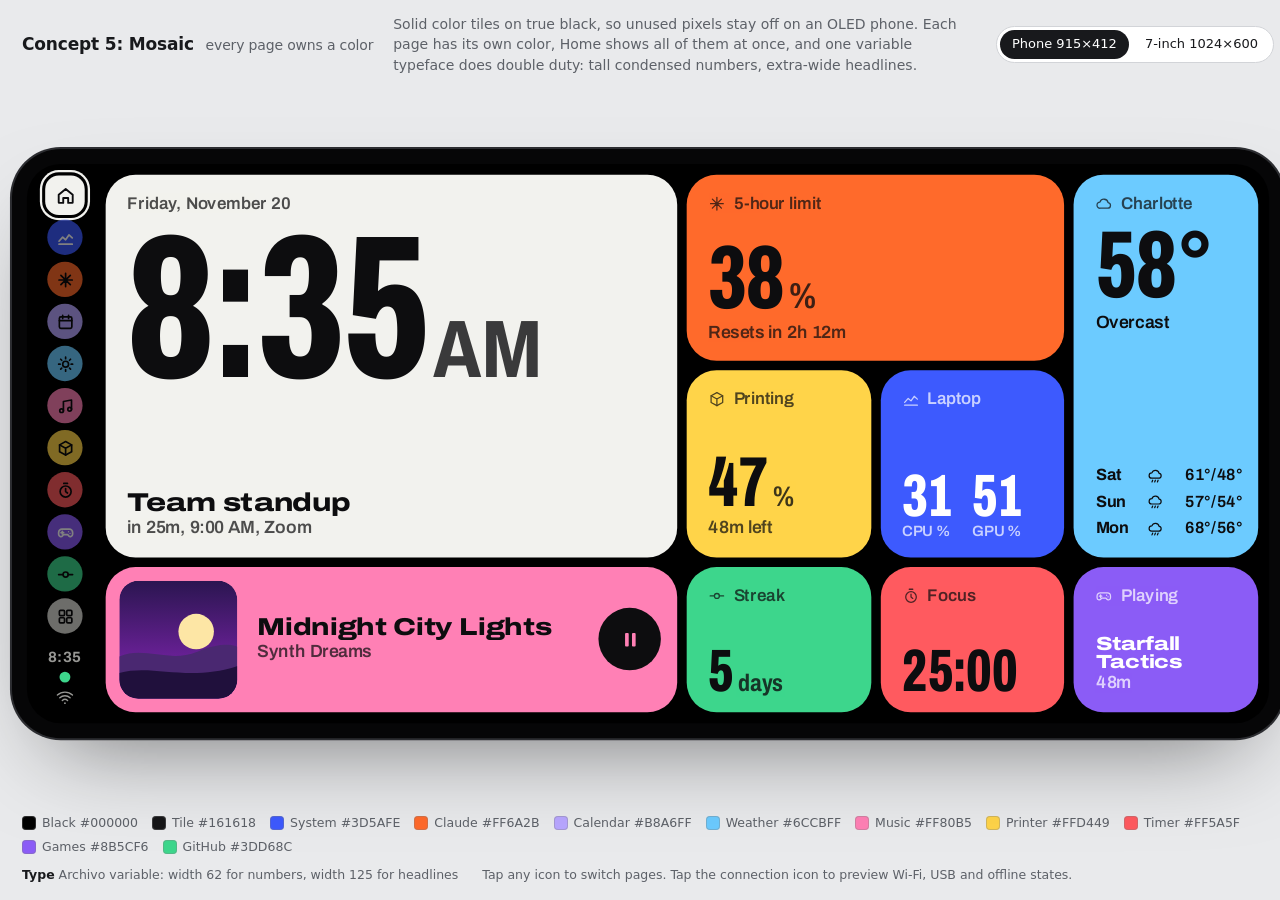
<file: screens sample/deskpanel-concept-5-mosaic.html>
<!DOCTYPE html>
<html lang="en">
<head>
<meta charset="utf-8">
<meta name="viewport" content="width=device-width, initial-scale=1, viewport-fit=cover">
<title>DeskPanel concept 5: Mosaic</title>
<link rel="preconnect" href="https://fonts.googleapis.com">
<link rel="preconnect" href="https://fonts.gstatic.com" crossorigin>
<link rel="stylesheet" href="https://fonts.googleapis.com/css2?family=Archivo:wdth,wght@62..125,400..800&display=swap">
<style>
/* ---------- Page chrome (outside the device) ---------- */
:root {
  --pg-bg: #E9EAEC; --pg-ink: #18191C; --pg-muted: #5D6168; --pg-line: #D2D4D8; --pg-chip: #FFFFFF; --pg-chip-on: #18191C; --pg-chip-on-ink: #FFFFFF;
  color-scheme: light;
  box-sizing: border-box; padding-top: env(safe-area-inset-top, 0px); padding-bottom: env(safe-area-inset-bottom, 0px);
}
@media (prefers-color-scheme: dark) {
  :root:not([data-theme="light"]) { --pg-bg: #141518; --pg-ink: #ECEDEF; --pg-muted: #9A9EA6; --pg-line: #2A2C31; --pg-chip: #1E2024; --pg-chip-on: #ECEDEF; --pg-chip-on-ink: #141518; color-scheme: dark; }
}
:root[data-theme="dark"] { --pg-bg: #141518; --pg-ink: #ECEDEF; --pg-muted: #9A9EA6; --pg-line: #2A2C31; --pg-chip: #1E2024; --pg-chip-on: #ECEDEF; --pg-chip-on-ink: #141518; color-scheme: dark; }
html { height: 100%; }
body { margin: 0; min-height: 100%; height: 100dvh; display: grid; grid-template-rows: auto minmax(0, 1fr) auto; background: var(--pg-bg); color: var(--pg-ink);
  font: 14px/1.45 system-ui, -apple-system, "Segoe UI", Roboto, sans-serif; }
.pg-head { display: flex; flex-wrap: wrap; align-items: center; gap: 8px 20px; padding: 14px 22px 4px; }
.pg-head h1 { margin: 0; font-size: 17px; font-weight: 650; letter-spacing: -.01em; }
.pg-head h1 small { font-weight: 450; color: var(--pg-muted); margin-left: 6px; font-size: 14px; }
.pg-head p { margin: 0; color: var(--pg-muted); max-width: 70ch; flex: 1 1 340px; }
.pg-sizes { display: flex; gap: 4px; padding: 3px; border: 1px solid var(--pg-line); border-radius: 999px; background: var(--pg-chip); }
.pg-sizes button { font: inherit; font-size: 13px; border: 0; border-radius: 999px; padding: 5px 12px; background: transparent; color: var(--pg-ink); cursor: pointer; }
.pg-sizes button[aria-pressed="true"] { background: var(--pg-chip-on); color: var(--pg-chip-on-ink); }
.pg-sizes button:focus-visible { outline: 2px solid var(--pg-ink); outline-offset: 2px; }
#stage { display: flex; align-items: center; justify-content: center; min-height: 0; padding: 6px 12px; }
#device-wrap { position: relative; flex: none; }
#device { position: absolute; left: 0; top: 0; transform-origin: 0 0; padding: 11px; border-radius: 36px; background: #060607;
  box-shadow: 0 0 0 1.5px #2C2D31, 0 30px 70px -30px rgba(0,0,0,.55); }
.pg-foot { display: flex; flex-wrap: wrap; align-items: center; gap: 10px 24px; padding: 6px 22px 16px; color: var(--pg-muted); font-size: 12.5px; }
.pg-foot .sw { display: inline-flex; align-items: center; gap: 6px; }
.pg-foot .sw i { width: 14px; height: 14px; border-radius: 4px; display: inline-block; box-shadow: inset 0 0 0 1px rgba(127,127,127,.35); }
.pg-foot .swatches { display: flex; flex-wrap: wrap; gap: 6px 14px; }
.pg-foot b { color: var(--pg-ink); font-weight: 600; }

/* ---------- Device screen base (shared by all concepts) ---------- */
#screen { position: relative; overflow: hidden; border-radius: 25px; isolation: isolate; -webkit-font-smoothing: antialiased; }
#screen *, #screen *::before, #screen *::after { box-sizing: border-box; }
:where(#screen) button { font: inherit; color: inherit; background: none; border: 0; padding: 0; margin: 0; cursor: pointer; text-align: inherit; }
:where(#screen) [role="button"] { cursor: pointer; }
:where(#screen) :is(h1, h2, h3, p) { margin: 0; }
:where(#screen) .ic { width: 1em; height: 1em; flex: none; display: block; }
:where(#screen) .art { display: block; width: 100%; height: 100%; }
:where(#screen) .num { font-variant-numeric: tabular-nums; }
:where(#screen) .offline-banner { display: none; position: absolute; z-index: 20; }
:where(#screen[data-conn="off"]) .offline-banner { display: block; }
:where(#screen) .toast { position: absolute; z-index: 30; left: 50%; bottom: 16px; transform: translate(-50%, 0); white-space: nowrap; animation: toastIn .22s ease-out; }
:where(#screen) .toast.out { opacity: 0; transform: translate(-50%, 6px); transition: opacity .3s, transform .3s; }
@keyframes toastIn { from { opacity: 0; transform: translate(-50%, 8px); } }
@media (prefers-reduced-motion: reduce) { #screen *, #screen *::before, #screen *::after { transition: none !important; animation: none !important; } }

/* ---------- Concept styles ---------- */
/* Concept 5 — Mosaic: every page owns a color. Solid tiles on true black (OLED off-pixels),
   condensed numbers against extra-wide headings from one variable family. */
.mosaic {
  --bg: #000; --tile: #161618; --tile2: #222225; --tx: #F4F4EF; --mu: rgba(244,244,239,.62); --dark: #0D0D0F;
  --c-home: #F2F2EE; --c-system: #3D5AFE; --c-claude: #FF6A2B; --c-calendar: #B8A6FF; --c-weather: #6CCBFF; --c-music: #FF80B5;
  --c-printer: #FFD449; --c-timer: #FF5A5F; --c-games: #8B5CF6; --c-github: #3DD68C; --c-shortcuts: #D9D9D4;
  --pc: var(--c-home); --on: var(--dark); --focus: #fff;
  background: var(--bg); color: var(--tx); font: 600 13px/1.3 "Archivo", system-ui, sans-serif; font-variation-settings: "wdth" 100;
}
.mosaic[data-page="system"] { --pc: var(--c-system); --on: #fff; }
.mosaic[data-page="claude"] { --pc: var(--c-claude); }
.mosaic[data-page="calendar"] { --pc: var(--c-calendar); }
.mosaic[data-page="weather"] { --pc: var(--c-weather); }
.mosaic[data-page="music"] { --pc: var(--c-music); }
.mosaic[data-page="printer"] { --pc: var(--c-printer); }
.mosaic[data-page="timer"] { --pc: var(--c-timer); }
.mosaic[data-page="games"] { --pc: var(--c-games); --on: #fff; }
.mosaic[data-page="github"] { --pc: var(--c-github); }
.mosaic[data-page="shortcuts"] { --pc: var(--c-shortcuts); }
.mosaic .mw { display: grid; grid-template-columns: 50px 1fr; height: 100%; }

/* Rail of color dots */
.mosaic .rail { display: flex; flex-direction: column; align-items: center; gap: 5px; padding: 10px 0 8px 6px; }
.mosaic .dot { width: 26px; height: 26px; flex: none; border-radius: 50%; display: grid; place-items: center; background: var(--dc); color: var(--dark); font-size: 13px; opacity: .5; transition: transform .15s, opacity .15s, border-radius .15s; }
.mosaic .dot .ic { stroke-width: 2.3; }
.mosaic .dot:hover { opacity: .85; }
.mosaic .dot[aria-current="page"] { opacity: 1; border-radius: 9px; transform: scale(1.12); box-shadow: 0 0 0 2px var(--bg), 0 0 0 3.5px var(--dc); }
.mosaic .dot.lt { color: #fff; }
.mosaic .rst { margin-top: auto; display: flex; flex-direction: column; align-items: center; gap: 4px; font-size: 11px; font-weight: 700; color: var(--mu); padding: 4px 0; }
.mosaic .rst i { width: 8px; height: 8px; border-radius: 50%; background: var(--c-github); }
.mosaic[data-conn="off"] .rst i { background: var(--c-timer); }
.mosaic .rst .ic { font-size: 14px; }

/* Tiles */
.mosaic .view { padding: 8px 8px 8px 8px; min-width: 0; min-height: 0; overflow: auto; scrollbar-width: none; }
.mosaic .g { display: grid; gap: 7px; height: 100%; min-height: 0; }
.mosaic .t { border-radius: 22px; padding: 13px 16px; background: var(--tile); color: var(--tx); display: flex; flex-direction: column; min-width: 0; min-height: 0; position: relative; overflow: hidden; }
.mosaic .t.c { background: var(--pc); color: var(--on); }
.mosaic .t.c .lb, .mosaic .t.c .mu { color: var(--on); opacity: .72; }
.mosaic .t[role="button"] { cursor: pointer; transition: transform .12s; }
.mosaic .t[role="button"]:active, .mosaic button.t:active { transform: scale(.98); }
.mosaic .lb { font-size: 12.5px; font-weight: 600; color: var(--mu); display: flex; align-items: center; gap: 6px; }
.mosaic .mu { color: var(--mu); }
.mosaic .big { font-weight: 800; font-variation-settings: "wdth" 62; line-height: .82; letter-spacing: -.005em; font-variant-numeric: tabular-nums; }
.mosaic .big small { font-size: .4em; font-variation-settings: "wdth" 80; font-weight: 700; margin-left: 3px; opacity: .8; }
.mosaic .wide { font-weight: 800; font-variation-settings: "wdth" 125; letter-spacing: -.015em; line-height: .98; }
.mosaic .row { display: flex; align-items: center; gap: 8px; }
.mosaic .sp { flex: 1; }
.mosaic .ell { white-space: nowrap; overflow: hidden; text-overflow: ellipsis; }
.mosaic .end { margin-top: auto; }
.mosaic .bar { height: 8px; border-radius: 9px; background: rgba(255,255,255,.12); overflow: hidden; flex: none; }
.mosaic .bar i { display: block; height: 100%; width: calc(var(--p, 0) * 100%); background: var(--bc, var(--pc)); border-radius: inherit; transition: width .5s; }
.mosaic .t.c .bar { background: rgba(0,0,0,.16); }
.mosaic .t.c .bar i { background: var(--on); }
.mosaic .pill { white-space: nowrap; flex: none; display: inline-flex; align-items: center; justify-content: center; gap: 8px; height: 40px; padding: 0 20px; border-radius: 99px; background: var(--tx); color: var(--dark); font-weight: 800; font-size: 13.5px; font-variation-settings: "wdth" 110; }
.mosaic .t.c .pill { background: var(--on); color: var(--pc); }
.mosaic .pill[disabled] { opacity: .6; }
.mosaic .tabs { display: inline-flex; padding: 3px; border-radius: 99px; background: rgba(0,0,0,.2); }
.mosaic .tabs button { padding: 4px 12px; border-radius: 99px; font-weight: 700; font-size: 12px; }
.mosaic .tabs button[aria-pressed="true"] { background: var(--on); color: var(--pc); }
.mosaic .circ { width: 46px; height: 46px; border-radius: 50%; display: grid; place-items: center; background: var(--on); color: var(--pc); font-size: 17px; flex: none; }
.mosaic .circ.ghost { background: rgba(0,0,0,.14); color: var(--on); }
.mosaic .chart { flex: 1; min-height: 30px; margin-top: 8px; }
.mosaic .chart svg { display: block; width: 100%; height: 100%; overflow: visible; }
.mosaic .heat svg { display: block; width: 100%; height: auto; }
.mosaic svg text { font: 600 9.5px "Archivo"; fill: var(--mu); }
.mosaic .cols { flex: 1; display: grid; grid-auto-flow: column; grid-auto-columns: 1fr; gap: 8px; align-items: end; min-height: 0; margin-top: 8px; }
.mosaic .cols > div { display: flex; flex-direction: column; align-items: center; justify-content: flex-end; height: 100%; gap: 5px; font-size: 11px; color: var(--mu); }
.mosaic .cols i { width: 100%; max-width: 34px; border-radius: 9px; height: calc(var(--v) * 1%); min-height: 6px; background: var(--pc); opacity: .5; }
.mosaic .cols .hi i { opacity: 1; }
.mosaic .cols .hi { color: var(--tx); font-weight: 800; }
.mosaic .art { border-radius: inherit; }

/* Calendar */
.mosaic .evt .big { font-size: 40px; }
.mosaic .later div { display: grid; grid-template-columns: 1fr auto; gap: 8px; padding: 6px 0; border-top: 1px solid rgba(255,255,255,.1); }
.mosaic .later div:first-child { border: 0; }

/* Weather */
.mosaic .hrs { display: grid; grid-template-columns: repeat(12, 1fr); text-align: center; flex: 1; align-content: center; font-size: 11px; color: var(--mu); }
.mosaic .hrs .ic { font-size: 18px; margin: 6px auto; color: var(--c-weather); }
.mosaic .hrs b { display: block; font-size: 21px; color: var(--tx); font-weight: 800; font-variation-settings: "wdth" 62; }
.mosaic .d6 { display: grid; grid-template-columns: repeat(6, 1fr); flex: 1; align-items: center; text-align: center; font-size: 11.5px; color: var(--mu); }
.mosaic .d6 .ic { font-size: 20px; margin: 6px auto; color: var(--tx); }
.mosaic .d6 b { display: block; font-size: 24px; color: var(--tx); font-weight: 800; font-variation-settings: "wdth" 62; }
.mosaic .d6 em { font-style: normal; color: var(--c-weather); font-weight: 700; display: block; min-height: 15px; margin-top: 2px; }

/* Games shelf */
.mosaic .shelf { display: grid; grid-template-columns: repeat(5, 1fr); gap: 7px; min-height: 0; }
.mosaic .game { border-radius: 18px; overflow: hidden; position: relative; text-align: left; color: #fff; min-height: 0; transition: transform .12s; }
.mosaic .game:active { transform: scale(.97); }
.mosaic .game .art { position: absolute; inset: 0; border-radius: 0; }
.mosaic .game span { position: absolute; left: 10px; right: 10px; bottom: 9px; font-weight: 800; font-size: 13px; font-variation-settings: "wdth" 90; text-shadow: 0 1px 8px rgba(0,0,0,.6); }
.mosaic .game em { position: absolute; top: 8px; right: 8px; font-style: normal; font-weight: 800; font-size: 11.5px; background: rgba(0,0,0,.55); padding: 2px 7px; border-radius: 99px; }

/* Shortcuts launchpad */
.mosaic .pad { grid-template-columns: repeat(4, 1fr); grid-template-rows: 1fr 1fr; }
.mosaic .padk { border-radius: 24px; background: var(--kc); color: var(--dark); display: flex; flex-direction: column; justify-content: space-between; padding: 14px 16px; text-align: left; font-weight: 800; font-size: 15px; font-variation-settings: "wdth" 110; transition: transform .1s; }
.mosaic .padk .ic { font-size: 32px; stroke-width: 2; }
.mosaic .padk:active { transform: scale(.96); }
.mosaic .padk.on { background: var(--bg); color: var(--kc); box-shadow: inset 0 0 0 3px var(--kc); }
.mosaic .padk small { font-size: 12px; font-weight: 600; opacity: .7; display: block; font-variation-settings: "wdth" 100; }

/* Offline + toast */
.mosaic .offline-banner { left: 58px; right: 8px; top: 8px; padding: 9px 16px; border-radius: 16px; background: var(--c-timer); color: var(--dark); font-size: 12.5px; font-weight: 600; }
.mosaic[data-conn="off"] .view { filter: grayscale(.85) brightness(.7); }
.mosaic .toast { background: var(--tx); color: var(--dark); padding: 10px 18px; border-radius: 99px; font-weight: 800; font-size: 13.5px; font-variation-settings: "wdth" 110; box-shadow: 0 0 0 4px var(--bg); }

</style>
</head>
<body>
<header class="pg-head">
  <h1>Concept 5: Mosaic <small>every page owns a color</small></h1>
  <p>Solid color tiles on true black, so unused pixels stay off on an OLED phone. Each page has its own color, Home shows all of them at once, and one variable typeface does double duty: tall condensed numbers, extra-wide headlines.</p>
  <div class="pg-sizes" role="group" aria-label="Screen size">
    <button type="button" data-size="phone" aria-pressed="true">Phone 915×412</button>
    <button type="button" data-size="seven" aria-pressed="false">7-inch 1024×600</button>
  </div>
</header>
<div id="stage"><div id="device-wrap"><div id="device"><div id="screen" class="mosaic"></div></div></div></div>
<footer class="pg-foot">
  <div class="swatches"><span class="sw"><i style="background:#000000"></i>Black #000000</span><span class="sw"><i style="background:#161618"></i>Tile #161618</span><span class="sw"><i style="background:#3D5AFE"></i>System #3D5AFE</span><span class="sw"><i style="background:#FF6A2B"></i>Claude #FF6A2B</span><span class="sw"><i style="background:#B8A6FF"></i>Calendar #B8A6FF</span><span class="sw"><i style="background:#6CCBFF"></i>Weather #6CCBFF</span><span class="sw"><i style="background:#FF80B5"></i>Music #FF80B5</span><span class="sw"><i style="background:#FFD449"></i>Printer #FFD449</span><span class="sw"><i style="background:#FF5A5F"></i>Timer #FF5A5F</span><span class="sw"><i style="background:#8B5CF6"></i>Games #8B5CF6</span><span class="sw"><i style="background:#3DD68C"></i>GitHub #3DD68C</span></div>
  <span><b>Type</b> Archivo variable: width 62 for numbers, width 125 for headlines</span>
  <span>Tap any icon to switch pages. Tap the connection icon to preview Wi‑Fi, USB and offline states.</span>
</footer>
<script>
/* ============================================================
   DeskPanel concept — shared core
   Mock data, simulated clock, icons, chart helpers and the
   app shell (navigation, live bindings, actions, scaling).
   Every concept file uses this same core; only the
   frame/nav/page renderers and CSS differ.
   ============================================================ */
(() => {
'use strict';

/* ---------- Simulated clock (fixed scene: Fri Nov 20, 8:35 AM) ---------- */
const T0 = Date.now();
const START = new Date(2026, 10, 20, 8, 35, 0);
const now = () => new Date(START.getTime() + (Date.now() - T0));
const DAY = ['Sunday','Monday','Tuesday','Wednesday','Thursday','Friday','Saturday'];
const DAY3 = DAY.map(d => d.slice(0, 3));
const MONTH = ['January','February','March','April','May','June','July','August','September','October','November','December'];
const MON3 = MONTH.map(m => m.slice(0, 3));
const pad = n => String(n).padStart(2, '0');
const clock = d => (d.getHours() % 12 || 12) + ':' + pad(d.getMinutes());
const ampm = d => d.getHours() < 12 ? 'AM' : 'PM';
const dur = min => { min = Math.max(0, Math.round(min)); const h = Math.floor(min / 60), m = min % 60; return h ? `${h}h ${m}m` : `${m}m`; };
const ms = s => { s = Math.max(0, Math.round(s)); return Math.floor(s / 60) + ':' + pad(s % 60); };
const clamp = (v, a, b) => Math.min(b, Math.max(a, v));
function rng(seed) { return () => (seed = (seed * 16807) % 2147483647) / 2147483647; }
const R = rng(42);

/* ---------- Mock data ---------- */
const hist = (n, base, amp, f) => Array.from({ length: n }, (_, i) => base + amp * Math.sin(i / f) + (R() - .5) * amp * .5);

const D = {
  sys: {
    cpu: 30, gpu: 48, gpuTemp: 52, ram: 18.4, ramTotal: 32, vram: 6.2, vramTotal: 12,
    down: 1.8, up: 220, cpuName: 'Ryzen 7 7800X3D', gpuName: 'GeForce RTX 4070', disk: 58,
    cpuHist: hist(60, 30, 6, 4), gpuHist: hist(60, 48, 7, 5)
  },
  net: {
    latency: 17, jitter: 2.1, loss: 0, uptime: '3d 5h', lastDrop: '3 days ago',
    today: 3.2, month: 412.0, dl: 942, ul: 38, ping: 9, tested: '2h ago', nowDl: 15.1, nowUl: 1.8,
    latHist: Array.from({ length: 120 }, (_, i) => 16 + R() * 3 + (i === 40 || i === 96 ? 14 : 0))
  },
  claude: {
    five: 38, fiveReset: 132, week: 61, weekReset: 'Sat 2:01 PM',
    tokens: '48.2M', output: '182K', messages: 214, lastHour: '6.1M',
    days: [28.4, 6.9, 21.5, 55.3, 43.1, 62.0, 48.2],
    models: [['Opus', 31.0], ['Sonnet', 15.1], ['Haiku', 2.1]]
  },
  cal: {
    today: [
      { start: '9:00 AM', end: '9:15 AM', mins: 540, title: 'Team standup', where: 'Zoom', cal: 'Work', color: '#5AA9FF' },
      { start: '12:30 PM', end: '1:30 PM', mins: 750, title: 'Lunch with Sam', where: 'Corner Cafe', cal: 'Personal', color: '#C18CFF' },
      { start: '4:00 PM', end: '4:45 PM', mins: 960, title: 'Design review', where: 'Google Meet', cal: 'Work', color: '#5AA9FF' }
    ],
    later: [
      { day: 'Saturday', start: '10:00 AM', title: 'Filament pickup', where: 'Maker Supply Co.', cal: 'Personal', color: '#C18CFF' },
      { day: 'Monday', start: '9:00 AM', title: 'Team standup', where: 'Zoom', cal: 'Work', color: '#5AA9FF' },
      { day: 'Tuesday', start: '7:30 PM', title: 'Game night', where: 'Discord', cal: 'Personal', color: '#C18CFF' }
    ]
  },
  wx: {
    city: 'Charlotte', temp: 58, cond: 'Overcast', icon: 'cloud', feels: 53, humidity: 53, wind: 5, updated: '8:30 AM',
    hours: [['Now', 58, 'cloud'], ['9 AM', 59, 'cloud'], ['10 AM', 61, 'cloud'], ['11 AM', 63, 'partly'], ['12 PM', 65, 'partly'],
      ['1 PM', 67, 'sun'], ['2 PM', 68, 'sun'], ['3 PM', 69, 'sun'], ['4 PM', 67, 'partly'], ['5 PM', 64, 'cloud'], ['6 PM', 61, 'cloud'], ['7 PM', 57, 'cloud']],
    days: [['Today', 'cloud', 69, 40, 0], ['Sat', 'rain', 61, 48, 63], ['Sun', 'rain', 57, 54, 54], ['Mon', 'rain', 68, 56, 38], ['Tue', 'cloud', 62, 50, 0], ['Wed', 'rain', 50, 43, 46]]
  },
  tracks: [
    { title: 'Midnight City Lights', artist: 'Synth Dreams', album: 'Neon Skyline', len: 241, hue: 262 },
    { title: 'Low Tide Radio', artist: 'Harbor Static', album: 'Salt & Signal', len: 214, hue: 196 },
    { title: 'Paper Planets', artist: 'Juno Vale', album: 'Orbit Season', len: 192, hue: 28 },
    { title: 'Afterglow Freeway', artist: 'The Night Shift', album: 'Overpass', len: 265, hue: 330 }
  ],
  printer: {
    name: 'X1 Carbon', model: 'X1C', status: 'Printing', job: 'Desk_Organizer', speed: 'Standard',
    pct: 47, left: 48, layer: 112, layers: 240, nozzle: 220, nozzleT: 220, bed: 55, bedT: 55, chamber: 34,
    ams: [{ c: '#F1F1EE', t: 'PLA', n: 'White' }, { c: '#1D1E21', t: 'PLA', n: 'Black' }, { c: '#F5A623', t: 'PETG', n: 'Amber', active: true }, { c: '#3B82F6', t: 'PLA', n: 'Blue' }]
  },
  games: {
    now: { title: 'Starfall Tactics', hue: 252, session: 48, total: 128, friends: 2 },
    recent: [['Harbor Lights', 41, 205], ['Iron Orchard', 16, 95], ['Neon Drift', 12, 318], ['Frostline', 5.0, 205], ['Ember Keep', 75, 20]]
  },
  gh: {
    total: '1,033', commits: 120, private: 907, issues: 1, streak: 5, longest: 10, best: 75, bestDay: 'Nov 16',
    week: [0, 75, 68, 48, 58, 32, 0], lastWeek: [0, 28, 14, 20, 24, 10, 5], weekTotal: 281, delta: 180,
    repos: [['pixel-garden', 222], ['tide-engine', 201], ['deskpanel', 111], ['lumen-notes', 88]]
  },
  shortcuts: [
    { id: 'mic', label: 'Mute mic', icon: 'mic' }, { id: 'sound', label: 'Mute sound', icon: 'speaker' },
    { id: 'voldown', label: 'Volume down', icon: 'volDown' }, { id: 'volup', label: 'Volume up', icon: 'volUp' },
    { id: 'shot', label: 'Screenshot', icon: 'shot' }, { id: 'term', label: 'Terminal', icon: 'terminal' },
    { id: 'dl', label: 'Downloads', icon: 'folder' }, { id: 'lock', label: 'Lock PC', icon: 'lock' }
  ],
  timerModes: [{ id: 'focus', label: 'Focus', min: 25 }, { id: 'short', label: 'Short break', min: 5 }, { id: 'long', label: 'Long break', min: 15 }]
};

/* 7-day labels ending today, GitHub heatmap (53 weeks ending this week) */
(() => {
  const t = START;
  D.claude.labels = D.claude.days.map((_, i) => i === 6 ? 'Today' : DAY3[(t.getDay() - 6 + i + 7) % 7]);
  const sat = new Date(t); sat.setDate(t.getDate() + (6 - t.getDay()));
  const first = new Date(sat); first.setDate(sat.getDate() - 53 * 7 + 1);
  const busy = { 5: .6, 6: .75, 7: .5, 9: .55, 10: .8, 11: .85, 1: .35, 2: .3, 3: .15, 4: .35, 8: .45, 0: .3 };
  const r = rng(7); const weeks = []; const months = [];
  for (let w = 0; w < 53; w++) {
    const col = [];
    for (let d = 0; d < 7; d++) {
      const day = new Date(first); day.setDate(first.getDate() + w * 7 + d);
      if (day > t) { col.push(null); continue; }
      const p = busy[day.getMonth()] * (d === 0 || d === 6 ? .5 : 1);
      col.push(r() < p ? Math.ceil(r() ** 2 * 22) : 0);
    }
    const ws = new Date(first); ws.setDate(first.getDate() + w * 7);
    const prev = new Date(ws); prev.setDate(ws.getDate() - 7);
    if (w > 0 && ws.getMonth() !== prev.getMonth() && w < 52) months.push({ i: w, label: MON3[ws.getMonth()] });
    weeks.push(col);
  }
  weeks[52] = D.gh.week.map((v, i) => i > t.getDay() ? null : v);
  weeks[51] = D.gh.lastWeek.slice();
  D.gh.weeks = weeks; D.gh.months = months;
})();

/* ---------- Live state ---------- */
const S = {
  page: 'home', sysTab: 'pc', conn: 'wifi', size: 'phone',
  track: 0, pos: 75, playing: true,
  mic: false, sound: false, vol: 40,
  tMode: 'focus', tLeft: 25 * 60, tRun: false, sessions: 2,
  st: { running: false, p: 0, dl: 942, ul: 38, ping: 9, when: '2h ago' },
  lastSync: null
};

/* ---------- Icons (24px, stroke = currentColor) ---------- */
const P = {
  home: '<path d="M3.5 10.5 12 3.5l8.5 7V20a.5.5 0 0 1-.5.5h-5v-6H9v6H4a.5.5 0 0 1-.5-.5z"/>',
  system: '<path d="M3 16.5 8 11l4 3.5 4.5-6.5 4.5 4"/><path d="M3 20.5h18"/>',
  claude: '<path d="M12 3v18M3 12h18M5.6 5.6l12.8 12.8M18.4 5.6 5.6 18.4"/>',
  calendar: '<rect x="3.5" y="5" width="17" height="15.5" rx="2"/><path d="M3.5 10h17M8 3v4M16 3v4"/>',
  weather: '<circle cx="12" cy="12" r="4"/><path d="M12 2.5v2M12 19.5v2M2.5 12h2M19.5 12h2M5.3 5.3l1.4 1.4M17.3 17.3l1.4 1.4M5.3 18.7l1.4-1.4M17.3 6.7l1.4-1.4"/>',
  music: '<path d="M9 18V5.5l11-2V16"/><circle cx="6.5" cy="18" r="2.5"/><circle cx="17.5" cy="16" r="2.5"/>',
  printer: '<path d="M12 2.8 3.8 7.3v9.4l8.2 4.5 8.2-4.5V7.3z"/><path d="M3.8 7.3 12 11.8l8.2-4.5M12 11.8v9.4"/>',
  timer: '<circle cx="12" cy="13.5" r="7.5"/><path d="M12 9.5v4l2.5 2M9.5 2.5h5"/>',
  games: '<path d="M7 7.5h10a4.5 4.5 0 0 1 4.5 4.5v2.5a3 3 0 0 1-5.4 1.8L15 15h-6l-1.1 1.3a3 3 0 0 1-5.4-1.8V12A4.5 4.5 0 0 1 7 7.5z"/><path d="M7.5 10.5v3.5M5.75 12.25h3.5"/><circle cx="16" cy="11" r=".9" fill="currentColor" stroke="none"/><circle cx="18" cy="13.2" r=".9" fill="currentColor" stroke="none"/>',
  github: '<circle cx="12" cy="12" r="3.5"/><path d="M2.5 12h6M15.5 12h6"/>',
  shortcuts: '<rect x="3.5" y="3.5" width="7" height="7" rx="1.5"/><rect x="13.5" y="3.5" width="7" height="7" rx="1.5"/><rect x="3.5" y="13.5" width="7" height="7" rx="1.5"/><rect x="13.5" y="13.5" width="7" height="7" rx="1.5"/>',
  monitor: '<rect x="2.5" y="4" width="19" height="12.5" rx="2"/><path d="M8.5 20.5h7M12 16.5v4"/>',
  wifi: '<path d="M2.5 9a14 14 0 0 1 19 0M5.5 12.5a9.5 9.5 0 0 1 13 0M8.7 15.8a5 5 0 0 1 6.6 0"/><circle cx="12" cy="19.3" r="1.1" fill="currentColor" stroke="none"/>',
  usb: '<path d="M9 2.5v4.5M15 2.5v4.5M6.5 7h11v4a5.5 5.5 0 0 1-11 0zM12 16.5v5"/>',
  off: '<path d="M2.5 9a14 14 0 0 1 4.2-2.8M10.5 5.6A14 14 0 0 1 21.5 9M8.7 15.8a5 5 0 0 1 6.6 0M3 3l18 18"/>',
  cloud: '<path d="M7 18.5h10.5a4 4 0 0 0 .6-7.95A6 6 0 0 0 6.6 9.7 4.4 4.4 0 0 0 7 18.5z"/>',
  partly: '<path d="M9.5 6.5V4.5M4.4 8.6l-1.4-1.4M14.6 8.6 16 7.2M3.5 13.5h-1"/><path d="M6.4 12.3a3.8 3.8 0 0 1 6.9-2.8"/><path d="M9 20h9a3.3 3.3 0 0 0 .5-6.55A5 5 0 0 0 8.8 12.7 3.7 3.7 0 0 0 9 20z"/>',
  sun: '<circle cx="12" cy="12" r="4"/><path d="M12 2.5v2M12 19.5v2M2.5 12h2M19.5 12h2M5.3 5.3l1.4 1.4M17.3 17.3l1.4 1.4M5.3 18.7l1.4-1.4M17.3 6.7l1.4-1.4"/>',
  rain: '<path d="M7 15h10.5a3.6 3.6 0 0 0 .5-7.15A5.5 5.5 0 0 0 7.4 7.2 3.9 3.9 0 0 0 7 15z"/><path d="M8.5 18l-1 2.5M12.5 18l-1 2.5M16.5 18l-1 2.5"/>',
  mic: '<rect x="9" y="3" width="6" height="11" rx="3"/><path d="M5.5 11a6.5 6.5 0 0 0 13 0M12 17.5v3.5"/>',
  micOff: '<path d="M15 10V6a3 3 0 0 0-5.7-1.3M9 9v2a3 3 0 0 0 4.9 2.3M5.5 11a6.5 6.5 0 0 0 10.9 4.8M18.5 11c0 .7-.1 1.4-.3 2M12 17.5v3.5M3.5 3.5l17 17"/>',
  speaker: '<path d="M4 9.5h3.5L12 5.5v13l-4.5-4H4z"/><path d="M15.5 9.5a3.5 3.5 0 0 1 0 5M18 7a7 7 0 0 1 0 10"/>',
  speakerOff: '<path d="M4 9.5h3.5L12 5.5v13l-4.5-4H4z"/><path d="M15.5 9.5l5 5M20.5 9.5l-5 5"/>',
  volDown: '<path d="M4 9.5h3.5L12 5.5v13l-4.5-4H4z"/><path d="M15.5 12h5"/>',
  volUp: '<path d="M4 9.5h3.5L12 5.5v13l-4.5-4H4z"/><path d="M15.5 12h5M18 9.5v5"/>',
  shot: '<path d="M4 8.5V5.5a1 1 0 0 1 1-1h3M16 4.5h3a1 1 0 0 1 1 1v3M20 15.5v3a1 1 0 0 1-1 1h-3M8 19.5H5a1 1 0 0 1-1-1v-3"/><circle cx="12" cy="12" r="2.5"/>',
  terminal: '<rect x="2.5" y="4" width="19" height="16" rx="2"/><path d="M7 9.5l2.8 2.5L7 14.5M12.5 15h4.5"/>',
  folder: '<path d="M3 6.5a1 1 0 0 1 1-1h5l2 2.2h9a1 1 0 0 1 1 1V18a1 1 0 0 1-1 1H4a1 1 0 0 1-1-1z"/>',
  lock: '<rect x="4.5" y="10.5" width="15" height="10" rx="2"/><path d="M8 10.5V7.5a4 4 0 0 1 8 0v3"/>',
  play: '<path d="M8 5.2v13.6L19 12z" fill="currentColor"/>',
  pause: '<rect x="6.5" y="5" width="3.8" height="14" rx="1" fill="currentColor" stroke="none"/><rect x="13.7" y="5" width="3.8" height="14" rx="1" fill="currentColor" stroke="none"/>',
  prev: '<path d="M6 5.5v13"/><path d="M18.5 5.5 9 12l9.5 6.5z" fill="currentColor"/>',
  next: '<path d="M18 5.5v13"/><path d="M5.5 5.5 15 12l-9.5 6.5z" fill="currentColor"/>',
  reset: '<path d="M4 12a8 8 0 1 0 2.6-5.9L4 8.5M4 3.5v5h5"/>',
  flame: '<path d="M12 3s5 4.3 5 9.3a5 5 0 0 1-10 0c0-2.8 2-3.9 2.3-6.3C10.8 7.3 12 3 12 3z"/>',
  bed: '<path d="M12 4 2.5 8.5 12 13l9.5-4.5zM2.5 13 12 17.5l9.5-4.5"/>',
  thermo: '<path d="M10 14.3V5a2 2 0 0 1 4 0v9.3a4 4 0 1 1-4 0z"/>',
  down: '<path d="M12 4.5v15M6.5 14l5.5 5.5 5.5-5.5"/>',
  up: '<path d="M12 19.5v-15M6.5 10 12 4.5l5.5 5.5"/>',
  drop: '<path d="M12 3.5s6 6.3 6 10.5a6 6 0 0 1-12 0c0-4.2 6-10.5 6-10.5z"/>',
  wind: '<path d="M3 8.5h10.5a2.5 2.5 0 1 0-2.5-2.5M3 12.5h15a2.5 2.5 0 1 1-2.5 2.5M3 16.5h7"/>',
  users: '<circle cx="9" cy="8.5" r="3.2"/><path d="M3 19.5a6 6 0 0 1 12 0M15.5 5.6a3.2 3.2 0 0 1 0 5.8M17.5 14a6 6 0 0 1 3.5 5.5"/>',
  clock: '<circle cx="12" cy="12" r="8.5"/><path d="M12 7.5V12l3 2"/>',
  pin: '<path d="M12 21s6.5-6 6.5-11a6.5 6.5 0 0 0-13 0c0 5 6.5 11 6.5 11z"/><circle cx="12" cy="10" r="2.3"/>'
};
const icon = (n, cls = '') => `<svg class="ic ${cls}" viewBox="0 0 24 24" fill="none" stroke="currentColor" stroke-width="1.8" stroke-linecap="round" stroke-linejoin="round" aria-hidden="true">${P[n] || ''}</svg>`;

/* ---------- Generated cover art: sun over layered hills ---------- */
let uid = 0;
function art(hue, seed = 1, opts = {}) {
  const id = 'a' + (++uid), W = opts.w || 100, k = W / 100;
  const sx = (28 + (seed * 37) % 44) * k, sy = 30 + (seed * 13) % 14;
  const sat = opts.sat ?? 58;
  return `<svg class="art" viewBox="0 0 ${W} 100" preserveAspectRatio="xMidYMid slice" aria-hidden="true">
    <defs><linearGradient id="${id}" x1="0" y1="0" x2="0" y2="1">
      <stop offset="0" stop-color="hsl(${hue} ${sat}% 20%)"/><stop offset="1" stop-color="hsl(${hue + 18} ${sat + 8}% 44%)"/></linearGradient></defs>
    <rect width="${W}" height="100" fill="url(#${id})"/>
    <circle cx="${sx}" cy="${sy}" r="15" fill="hsl(44 96% 82%)"/>
    <g transform="scale(${k} 1)"><path d="M0 64 C 22 55 42 70 66 60 S 100 56 100 56 V100 H0z" fill="hsl(${hue + 6} ${sat - 10}% 30%)"/>
    <path d="M0 78 C 28 70 58 86 100 72 V100 H0z" fill="hsl(${hue} ${sat}% 15%)"/></g></svg>`;
}

/* ---------- Chart helpers ---------- */
function linePath(vals, w, h, lo, hi, pad = 2) {
  const n = vals.length, dx = w / (n - 1);
  const y = v => pad + (h - 2 * pad) * (1 - (clamp(v, lo, hi) - lo) / (hi - lo));
  let d = `M0 ${y(vals[0]).toFixed(1)}`;
  for (let i = 1; i < n; i++) {
    const x0 = (i - 1) * dx, x1 = i * dx, xm = (x0 + x1) / 2;
    d += ` C${xm.toFixed(1)} ${y(vals[i - 1]).toFixed(1)} ${xm.toFixed(1)} ${y(vals[i]).toFixed(1)} ${x1.toFixed(1)} ${y(vals[i]).toFixed(1)}`;
  }
  return d;
}
function stepPath(vals, w, h, lo, hi) {
  const n = vals.length, dx = w / n;
  const y = v => (h * (1 - (clamp(v, lo, hi) - lo) / (hi - lo))).toFixed(1);
  let d = `M0 ${y(vals[0])}`;
  vals.forEach((v, i) => { d += ` H${(i * dx).toFixed(1)} V${y(v)}`; });
  return d + ` H${w}`;
}
function arc(cx, cy, r, a0, a1) {
  const p = a => [cx + r * Math.cos((a - 90) * Math.PI / 180), cy + r * Math.sin((a - 90) * Math.PI / 180)];
  const [x0, y0] = p(a0), [x1, y1] = p(a1);
  return `M${x0.toFixed(2)} ${y0.toFixed(2)} A${r} ${r} 0 ${a1 - a0 > 180 ? 1 : 0} 1 ${x1.toFixed(2)} ${y1.toFixed(2)}`;
}
const size = el => [Math.max(10, el.clientWidth), Math.max(10, el.clientHeight)];

/* ---------- Derived values ---------- */
const nowMin = () => { const d = now(); return d.getHours() * 60 + d.getMinutes() + d.getSeconds() / 60; };
const nextEvent = () => D.cal.today.find(e => e.mins > nowMin()) || null;
const elapsedMin = () => (now() - START) / 60000;
const printerPct = () => clamp(D.printer.pct + elapsedMin() / D.printer.left * (100 - D.printer.pct), 0, 100);
const printerLeft = () => Math.max(0, D.printer.left - elapsedMin());
const doneAt = () => clock(new Date(now().getTime() + printerLeft() * 60000)) + ' ' + ampm(new Date(now().getTime() + printerLeft() * 60000));
const track = () => D.tracks[S.track];
const tMode = () => D.timerModes.find(m => m.id === S.tMode);
const usageLevel = p => p < 50 ? 'ok' : p < 80 ? 'warn' : 'bad';

/* ---------- Bindings: [data-b] text, [data-p] --p (0–1), [data-arc] dash offset ---------- */
const B = {
  clock: () => clock(now()), ampm: () => ampm(now()),
  date: () => { const d = now(); return `${DAY[d.getDay()]}, ${MONTH[d.getMonth()]} ${d.getDate()}`; },
  dateShort: () => { const d = now(); return `${DAY3[d.getDay()]} ${MON3[d.getMonth()]} ${d.getDate()}`; },
  cpu: () => Math.round(D.sys.cpu), gpu: () => Math.round(D.sys.gpu), gpuTemp: () => Math.round(D.sys.gpuTemp),
  ram: () => D.sys.ram.toFixed(1), ramPct: () => Math.round(D.sys.ram / D.sys.ramTotal * 100),
  vram: () => D.sys.vram.toFixed(1), vramPct: () => Math.round(D.sys.vram / D.sys.vramTotal * 100),
  down: () => D.sys.down.toFixed(1), up: () => Math.round(D.sys.up),
  latency: () => Math.round(D.net.latency), jitter: () => D.net.jitter.toFixed(1),
  nowDl: () => D.net.nowDl.toFixed(1), nowUl: () => D.net.nowUl.toFixed(1),
  stDl: () => S.st.running ? Math.round(S.st.dl) : D.net.dl, stUl: () => S.st.running ? Math.round(S.st.ul) : D.net.ul,
  stPing: () => S.st.ping, stWhen: () => S.st.running ? 'Testing now' : 'Tested ' + S.st.when,
  stBtn: () => S.st.running ? 'Testing…' : 'Run test',
  fiveReset: () => dur(D.claude.fiveReset - elapsedMin()),
  nextTitle: () => nextEvent()?.title || 'Nothing else today',
  nextIn: () => { const e = nextEvent(); if (!e) return 'Free until tomorrow'; const m = e.mins - nowMin(); return m < 1 ? 'Starting now' : `in ${dur(m)}`; },
  nextWhen: () => { const e = nextEvent(); return e ? `${e.start}, ${e.where}` : ''; },
  prPct: () => Math.floor(printerPct()), prLeft: () => dur(printerLeft()), prDone: () => doneAt(),
  prLayer: () => Math.min(D.printer.layers, Math.round(D.printer.layer + (printerPct() - D.printer.pct) / 100 * D.printer.layers)),
  trTitle: () => track().title, trArtist: () => track().artist, trAlbum: () => track().album,
  trPos: () => ms(S.pos), trLen: () => ms(track().len), trLeft: () => '-' + ms(track().len - S.pos),
  timer: () => ms(S.tLeft), tLabel: () => S.tRun ? 'Pause' : (S.tLeft < tMode().min * 60 ? 'Resume' : 'Start'),
  conn: () => ({ wifi: 'Wi‑Fi', usb: 'USB', off: 'Offline' }[S.conn]),
  connLong: () => ({ wifi: 'Laptop on Wi‑Fi', usb: 'Laptop on USB', off: 'Laptop offline' }[S.conn]),
  vol: () => S.vol, gameSession: () => dur(D.games.now.session + elapsedMin())
};
const PB = {
  cpu: () => D.sys.cpu / 100, gpu: () => D.sys.gpu / 100, ram: () => D.sys.ram / D.sys.ramTotal, vram: () => D.sys.vram / D.sys.vramTotal,
  disk: () => D.sys.disk / 100, five: () => D.claude.five / 100, week: () => D.claude.week / 100,
  printer: () => printerPct() / 100, music: () => S.pos / track().len, timer: () => 1 - S.tLeft / (tMode().min * 60),
  st: () => S.st.running ? S.st.p : 1, vol: () => S.vol / 100, latency: () => D.net.latency / 50,
  sessions: () => S.sessions / 4
};

/* ---------- Shell ---------- */
let theme, screen, view, nav;
const SIZES = { phone: [915, 412], seven: [1024, 600] };

function refresh(root = screen) {
  root.querySelectorAll('[data-b]').forEach(el => { const f = B[el.dataset.b]; if (f) { const v = String(f()); if (el.textContent !== v) el.textContent = v; } });
  root.querySelectorAll('[data-p]').forEach(el => { const f = PB[el.dataset.p]; if (f) el.style.setProperty('--p', clamp(f(), 0, 1).toFixed(4)); });
  root.querySelectorAll('[data-arc]').forEach(el => { const f = PB[el.dataset.arc]; if (f) { const p = clamp(f(), 0, 1); el.style.strokeDashoffset = (100 - p * 100).toFixed(2); el.style.opacity = p < .004 ? 0 : 1; } });
  root.querySelectorAll('[data-c]').forEach(el => { const f = theme.charts?.[el.dataset.c]; if (f && el.clientWidth) el.innerHTML = f(el); });
  theme.refresh?.();
}
function render() {
  screen.dataset.page = S.page; screen.dataset.conn = S.conn;
  nav.innerHTML = theme.nav();
  view.innerHTML = theme.pages[S.page]();
  requestAnimationFrame(() => refresh());
  refresh();
}
function go(p) { S.page = p; render(); view.scrollTop = 0; }

function toast(msg) {
  screen.querySelector('.toast')?.remove();
  const t = document.createElement('div'); t.className = 'toast'; t.setAttribute('role', 'status'); t.textContent = msg;
  screen.appendChild(t); setTimeout(() => t.classList.add('out'), 1900); setTimeout(() => t.remove(), 2400);
}

function speedtest() {
  if (S.st.running || S.conn === 'off') return;
  S.st = { ...S.st, running: true, p: 0, dl: 0, ul: 0 }; render();
  const iv = setInterval(() => {
    S.st.p = Math.min(1, S.st.p + 0.03);
    S.st.dl = S.st.p < .6 ? 920 * Math.min(1, S.st.p / .3) + (Math.random() - .5) * 60 : 936;
    S.st.ul = S.st.p < .6 ? 0 : 38 * Math.min(1, (S.st.p - .6) / .25) + (Math.random() - .5) * 4;
    if (S.st.p >= 1) { clearInterval(iv); D.net.dl = 936; D.net.ul = 39; S.st = { running: false, p: 1, dl: 936, ul: 39, ping: 8, when: 'just now' }; render(); toast('Speed test finished: 936 down, 39 up'); return; }
    refresh();
  }, 120);
}

const A = {
  go: v => go(v),
  tab: v => { S.sysTab = v; render(); },
  play: () => { S.playing = !S.playing; render(); },
  next: () => { S.track = (S.track + 1) % D.tracks.length; S.pos = 0; render(); },
  prev: () => { if (S.pos > 5) S.pos = 0; else { S.track = (S.track - 1 + D.tracks.length) % D.tracks.length; S.pos = 0; } render(); },
  seek: (v, e, el) => { const r = el.getBoundingClientRect(); S.pos = Math.round(clamp((e.clientX - r.left) / r.width, 0, 1) * track().len); refresh(); },
  tStart: () => { S.tRun = !S.tRun; render(); },
  tReset: () => { S.tRun = false; S.tLeft = tMode().min * 60; render(); },
  tMode: v => { S.tMode = v; S.tRun = false; S.tLeft = tMode().min * 60; render(); },
  speed: () => speedtest(),
  game: v => toast(`Launching ${v} on your laptop`),
  conn: () => { S.conn = { wifi: 'usb', usb: 'off', off: 'wifi' }[S.conn]; if (S.conn === 'off') S.lastSync = clock(now()) + ' ' + ampm(now()); render(); toast({ wifi: 'Connected over Wi‑Fi', usb: 'Connected over USB', off: 'Laptop disconnected' }[S.conn]); },
  sc: v => {
    if (S.conn === 'off') { toast('Connect your laptop to use shortcuts'); return; }
    const m = {
      mic: () => { S.mic = !S.mic; return S.mic ? 'Microphone muted' : 'Microphone on'; },
      sound: () => { S.sound = !S.sound; return S.sound ? 'Sound muted' : 'Sound on'; },
      voldown: () => { S.vol = Math.max(0, S.vol - 10); S.sound = false; return `Volume ${S.vol}%`; },
      volup: () => { S.vol = Math.min(100, S.vol + 10); S.sound = false; return `Volume ${S.vol}%`; },
      shot: () => 'Screenshot saved to Pictures', term: () => 'Terminal opened', dl: () => 'Downloads opened', lock: () => 'Laptop locked'
    };
    const msg = m[v](); render(); toast(msg);
  }
};

function tick() {
  const live = S.conn !== 'off';
  if (live) {
    const s = D.sys, w = (v, a, lo, hi) => clamp(v + (Math.random() - .5) * a, lo, hi);
    s.cpu = w(s.cpu, 9, 12, 72); s.gpu = w(s.gpu, 8, 30, 80); s.gpuTemp = clamp(44 + s.gpu * .2 + (Math.random() - .5), 40, 70);
    s.ram = w(s.ram, .2, 17.6, 19.6); s.vram = w(s.vram, .1, 5.8, 6.8); s.down = w(s.down, .6, .2, 4.2); s.up = w(s.up, 60, 60, 480);
    s.cpuHist.push(s.cpu); s.cpuHist.shift(); s.gpuHist.push(s.gpu); s.gpuHist.shift();
    const n = D.net; n.latency = Math.random() < .03 ? 30 + Math.random() * 10 : 15 + Math.random() * 4; n.jitter = w(n.jitter, .3, 1.2, 3.4);
    n.latHist.push(n.latency); n.latHist.shift(); n.nowDl = w(n.nowDl, 3, 4, 28); n.nowUl = w(n.nowUl, .5, .4, 4);
    if (S.playing) { S.pos++; if (S.pos >= track().len) { S.track = (S.track + 1) % D.tracks.length; S.pos = 0; render(); } }
  }
  if (S.tRun) { S.tLeft--; if (S.tLeft <= 0) { S.tRun = false; S.sessions = Math.min(4, S.sessions + (S.tMode === 'focus' ? 1 : 0)); S.tLeft = tMode().min * 60; render(); toast(`${tMode().label} finished`); } }
  refresh();
}

function fit() {
  const dev = document.getElementById('device'), wrap = document.getElementById('device-wrap'), stage = document.getElementById('stage');
  const [w, h] = SIZES[S.size];
  screen.style.width = w + 'px'; screen.style.height = h + 'px';
  const bezel = 22;
  const sc = Math.min((stage.clientWidth - 16) / (w + bezel), (stage.clientHeight - 16) / (h + bezel), 1.6);
  dev.style.transform = `scale(${sc})`;
  wrap.style.width = (w + bezel) * sc + 'px'; wrap.style.height = (h + bezel) * sc + 'px';
}

function boot(t) {
  theme = t;
  screen = document.getElementById('screen');
  screen.innerHTML = t.frame() + `<div class="offline-banner" role="status"><strong>Laptop not connected.</strong> <span>Showing the last data received. Plug in the USB cable or check that both devices are on the same Wi‑Fi.</span></div>`;
  view = screen.querySelector('#view'); nav = screen.querySelector('#nav');
  screen.addEventListener('click', e => {
    const el = e.target.closest('[data-act]'); if (!el || !screen.contains(el)) return;
    A[el.dataset.act]?.(el.dataset.v, e, el);
  });
  screen.addEventListener('keydown', e => {
    const el = e.target.closest('[role="button"][data-act]');
    if (el && (e.key === 'Enter' || e.key === ' ')) { e.preventDefault(); A[el.dataset.act]?.(el.dataset.v, e, el); }
  });
  document.querySelectorAll('[data-size]').forEach(b => b.addEventListener('click', () => {
    S.size = b.dataset.size; document.querySelectorAll('[data-size]').forEach(x => x.setAttribute('aria-pressed', x === b)); fit(); render();
  }));
  render(); fit();
  addEventListener('resize', () => { fit(); refresh(); });
  setInterval(tick, 1000);
  document.fonts?.ready.then(() => refresh());
}

window.DP = { D, S, B, PB, A, icon, art, linePath, stepPath, arc, size, clamp, dur, ms, clock, ampm, now, nextEvent, printerPct, printerLeft, track, tMode, usageLevel, toast, render, refresh, boot, DAY, DAY3, MONTH, MON3, START };
})();

</script>
<script>
(() => {
const { D, S, icon, art, linePath, size, track, tMode, nextEvent, now } = DP;
const PAGES = [['home', 'Home', 'home'], ['system', 'System', 'system'], ['claude', 'Claude', 'claude'], ['calendar', 'Calendar', 'calendar'], ['weather', 'Weather', 'weather'],
  ['music', 'Music', 'music'], ['printer', 'Printer', 'printer'], ['timer', 'Timer', 'timer'], ['games', 'Games', 'games'], ['github', 'GitHub', 'github'], ['shortcuts', 'Shortcuts', 'shortcuts']];
const C = id => `var(--c-${id})`;
const DARK_ON = ['system', 'games'];

/* tile helper: t(inner, {c: colored?, pc: page color id, go, st}) */
const t = (inner, o = {}) => {
  const st = (o.pc ? `--pc:${C(o.pc)};--on:${DARK_ON.includes(o.pc) ? '#fff' : 'var(--dark)'};` : '') + (o.st || '');
  return `<div class="t ${o.c || o.pc ? 'c' : ''} ${o.cls || ''}" style="${st}" ${o.go ? `role="button" tabindex="0" data-act="go" data-v="${o.go}"` : ''}>${inner}</div>`;
};
const bar = (p, st = '') => `<div class="bar" ${p ? `data-p="${p}"` : ''} style="${st}"><i></i></div>`;

const pages = {
  home: () => {
    const n = nextEvent(), tr = track();
    return `<div class="g" style="grid-template-columns:repeat(6,1fr);grid-template-rows:1fr 1fr .78fr">
      ${t(`<div class="lb" data-b="date"></div><div class="big" style="font-size:150px;margin-top:8px"><span data-b="clock"></span><small data-b="ampm"></small></div>
        <div class="end row"><div style="min-width:0"><div class="wide ell" style="font-size:19px" data-b="nextTitle"></div><div class="mu"><span data-b="nextIn"></span>${n ? ', ' + n.start + ', ' + n.where : ''}</div></div></div>`, { pc: 'home', go: 'calendar', st: 'grid-column:1/4;grid-row:1/3' })}
      ${t(`<div class="lb">${icon('claude')}5-hour limit</div><div class="big end" style="font-size:66px">${D.claude.five}<small>%</small></div><div class="mu" style="margin-top:4px">Resets in <span data-b="fiveReset"></span></div>`, { pc: 'claude', go: 'claude', st: 'grid-column:4/6' })}
      ${t(`<div class="lb">${icon('cloud')}${D.wx.city}</div><div class="big" style="font-size:70px;margin-top:10px">${D.wx.temp}°</div><div style="margin-top:4px">${D.wx.cond}</div>
        <div class="end" style="display:grid;gap:4px">${D.wx.days.slice(1, 4).map(([d, i, h, l, p]) => `<div class="row" style="font-size:12px"><b style="width:30px">${d}</b>${icon(i)}<span class="sp"></span>${h}°/${l}°</div>`).join('')}</div>`, { pc: 'weather', go: 'weather', st: 'grid-column:6;grid-row:1/3' })}
      ${t(`<div class="lb">${icon('printer')}Printing</div><div class="big end" style="font-size:52px"><span data-b="prPct"></span><small>%</small></div><div class="mu" style="margin-top:3px"><span data-b="prLeft"></span> left</div>`, { pc: 'printer', go: 'printer', st: 'grid-column:4' })}
      ${t(`<div class="lb">${icon('system')}Laptop</div><div class="row end" style="gap:14px;align-items:flex-end"><div><div class="big" style="font-size:44px"><span data-b="cpu"></span></div><div class="mu" style="font-size:11px">CPU %</div></div><div><div class="big" style="font-size:44px"><span data-b="gpu"></span></div><div class="mu" style="font-size:11px">GPU %</div></div></div>`, { pc: 'system', go: 'system', st: 'grid-column:5' })}
      ${t(`<div class="row" style="gap:14px;height:100%"><div style="height:100%;aspect-ratio:1;border-radius:14px;overflow:hidden;flex:none">${art(tr.hue, S.track + 1)}</div><div style="min-width:0;flex:1"><div class="wide ell" style="font-size:18px" data-b="trTitle"></div><div class="mu" data-b="trArtist"></div></div>
        <button class="circ" data-act="play" aria-label="${S.playing ? 'Pause' : 'Play'}">${icon(S.playing ? 'pause' : 'play')}</button></div>`, { pc: 'music', go: 'music', st: 'grid-column:1/4;padding:10px 12px 10px 10px' })}
      ${t(`<div class="lb">${icon('github')}Streak</div><div class="big end" style="font-size:44px">${D.gh.streak}<small>days</small></div>`, { pc: 'github', go: 'github', st: 'grid-column:4' })}
      ${t(`<div class="lb">${icon('timer')}Focus</div><div class="big end" style="font-size:44px" data-b="timer"></div>`, { pc: 'timer', go: 'timer', st: 'grid-column:5' })}
      ${t(`<div class="lb">${icon('games')}Playing</div><div class="end"><div class="wide" style="font-size:14px">${D.games.now.title}</div><div class="mu"><span data-b="gameSession"></span></div></div>`, { pc: 'games', go: 'games', st: 'grid-column:6' })}
    </div>`;
  },

  system: () => {
    const tabs = `<div class="tabs" role="group" aria-label="View"><button data-act="tab" data-v="pc" aria-pressed="${S.sysTab === 'pc'}">Laptop</button><button data-act="tab" data-v="net" aria-pressed="${S.sysTab === 'net'}">Internet</button></div>`;
    if (S.sysTab === 'pc') {
      const s = D.sys, small = (l, p, b, sub) => t(`<div class="lb">${l}</div><div class="big end" style="font-size:58px"><span data-b="${b}"></span><small>%</small></div><div class="mu" style="margin:4px 0 8px">${sub}</div>${bar(p)}`);
      return `<div class="g" style="grid-template-columns:1.15fr 1.15fr 1fr 1fr;grid-template-rows:1fr 1fr">
        ${t(`<div class="row"><span class="lb">Processor</span><span class="sp"></span>${tabs}</div><div class="row" style="align-items:flex-end;margin-top:6px"><span class="big" style="font-size:150px"><span data-b="cpu"></span><small>%</small></span><span class="sp"></span>
          <span style="text-align:right;font-size:12px;opacity:.8">${s.cpuName}<br>8 cores, 16 threads</span></div><div class="chart" data-c="cpugpu"></div><div class="row" style="font-size:11.5px;opacity:.8;margin-top:4px"><span>Processor (solid) and graphics (faint), last minute</span></div>`, { c: 1, st: 'grid-column:1/3;grid-row:1/3' })}
        ${small('Graphics', 'gpu', 'gpu', '<span data-b="gpuTemp"></span>°C, ' + s.gpuName.replace('GeForce ', ''))}
        ${small('Memory', 'ram', 'ramPct', `<span data-b="ram"></span> of ${s.ramTotal} GB`)}
        ${small('Video memory', 'vram', 'vramPct', `<span data-b="vram"></span> of ${s.vramTotal} GB`)}
        ${t(`<div class="lb">Network and disk</div><div class="end" style="display:grid;gap:6px"><div class="row"><span class="big" style="font-size:30px"><span data-b="down"></span><small>MB/s down</small></span></div><div class="row"><span class="big" style="font-size:30px"><span data-b="up"></span><small>KB/s up</small></span></div><div class="mu">Disk ${s.disk}% used</div></div>`)}
      </div>`;
    }
    const n = D.net;
    return `<div class="g" style="grid-template-columns:1.15fr 1.15fr 1fr 1fr;grid-template-rows:1fr 1fr">
      ${t(`<div class="row"><span class="lb">Latency</span><span class="sp"></span>${tabs}</div><div class="row" style="align-items:flex-end;margin-top:6px"><span class="big" style="font-size:150px"><span data-b="latency"></span><small>ms</small></span><span class="sp"></span><span style="text-align:right;font-size:12px;opacity:.8">Jitter <span data-b="jitter"></span> ms<br>${n.loss}% packet loss</span></div>
        <div class="chart" data-c="lat"></div><div style="font-size:11.5px;opacity:.8;margin-top:4px">Last 2 minutes, scale 0 to 50 ms</div>`, { c: 1, st: 'grid-column:1/3;grid-row:1/3' })}
      ${t(`<div class="lb">Connection</div><div class="wide end" style="font-size:30px;color:${S.conn === 'off' ? C('timer') : C('github')}">${S.conn === 'off' ? 'Unknown' : 'Online'}</div><div class="mu" style="margin-top:6px">Up ${n.uptime}. Last drop ${n.lastDrop}.</div>`)}
      ${t(`<div class="lb">Data used</div><div class="end"><div class="big" style="font-size:44px">${n.today}<small>GB today</small></div><div class="mu" style="margin-top:6px">${n.month.toFixed(0)} GB this month</div></div>`)}
      ${t(`<div class="lb">Speed test<span class="sp"></span><span class="mu"><span data-b="stWhen"></span></span></div><div class="row" style="gap:20px;margin-top:auto;align-items:flex-end"><span class="big" style="font-size:50px"><span data-b="stDl"></span><small>down</small></span><span class="big" style="font-size:50px"><span data-b="stUl"></span><small>up</small></span><span class="sp"></span>
        <button class="pill" data-act="speed" ${S.st.running ? 'disabled' : ''}><span data-b="stBtn"></span></button></div>${S.st.running ? bar('st', 'margin-top:10px;--bc:' + C('system')) : `<div class="mu" style="margin-top:8px">Ping <span data-b="stPing"></span> ms. Right now <span data-b="nowDl"></span> down, <span data-b="nowUl"></span> up.</div>`}`, { st: 'grid-column:3/5' })}
    </div>`;
  },

  claude: () => {
    const c = D.claude, mx = Math.max(...c.days);
    return `<div class="g" style="grid-template-columns:1.1fr 1.1fr 1fr 1fr;grid-template-rows:1fr 1fr">
      ${t(`<div class="lb">${icon('claude')}5-hour limit</div><div class="big" style="font-size:250px;margin:auto 0 10px">${c.five}<small>%</small></div>${bar('five', 'height:12px')}<div class="row" style="margin-top:10px;font-size:14px">Resets in&nbsp;<b data-b="fiveReset"></b></div>`, { c: 1, st: 'grid-column:1/3;grid-row:1/3' })}
      ${t(`<div class="lb">Weekly limit</div><div class="big end" style="font-size:62px;color:${C('printer')}">${c.week}<small>%</small></div><div class="mu" style="margin:4px 0 8px">Resets ${c.weekReset}</div>${bar('week', '--bc:' + C('printer'))}`)}
      ${t(`<div class="lb">Today</div><div class="end" style="display:grid;grid-template-columns:1fr 1fr;gap:10px 12px">${[['Tokens', c.tokens], ['Output', c.output], ['Messages', c.messages], ['Last hour', c.lastHour]].map(([k, v]) => `<div><div class="big" style="font-size:30px">${v}</div><div class="mu" style="font-size:11px;margin-top:2px">${k}</div></div>`).join('')}</div>`)}
      ${t(`<div class="lb">Last 7 days<span class="sp"></span>${c.models.map(([m, v]) => `<span style="color:var(--tx)">${m} <span class="mu">${v.toFixed(1)}M</span></span>`).join('&nbsp;&nbsp;')}</div><div class="cols">${c.days.map((v, i) => `<div class="${i === 6 ? 'hi' : ''}"><i style="--v:${v / mx * 100}"></i>${c.labels[i]}</div>`).join('')}</div>`, { st: 'grid-column:3/5' })}
    </div>`;
  },

  calendar: () => {
    const n = nextEvent(), others = D.cal.today.filter(e => e !== n);
    return `<div class="g" style="grid-template-columns:1.1fr 1.1fr 1fr 1fr;grid-template-rows:1fr 1fr">
      ${t(n ? `<div class="lb">Next up, <span data-b="date"></span></div><div class="wide" style="font-size:40px;margin-top:14px">${n.title}</div><div class="big" style="font-size:130px;margin-top:auto" data-b="nextIn"></div>
        <div style="margin-top:10px;font-size:14px">${n.start} to ${n.end}, ${n.where}</div>` : `<div class="wide" style="font-size:40px">All clear</div>`, { c: 1, st: 'grid-column:1/3;grid-row:1/3' })}
      ${others.map(e => t(`<div class="lb" style="color:${e.color}">${e.cal}</div><div class="big end" style="font-size:42px">${e.start.replace(/ (AM|PM)/, '<small>$1</small>')}</div><div class="wide ell" style="font-size:16px;margin-top:6px">${e.title}</div><div class="mu ell">${e.where}, until ${e.end}</div>`)).join('')}
      ${t(`<div class="lb">Later this week</div><div class="later end">${D.cal.later.map(e => `<div><span><b>${e.title}</b><br><span class="mu">${e.where}</span></span><span style="text-align:right">${e.day}<br><span class="mu">${e.start}</span></span></div>`).join('')}</div>`, { st: 'grid-column:3/5' })}
    </div>`;
  },

  weather: () => {
    const w = D.wx;
    return `<div class="g" style="grid-template-columns:1fr 1.6fr;grid-template-rows:1fr 1fr">
      ${t(`<div class="lb">${icon(w.icon)}${w.city}, updated ${w.updated}</div><div class="big" style="font-size:220px;margin:auto 0 8px">${w.temp}°</div><div class="wide" style="font-size:24px">${w.cond}</div>
        <div style="margin-top:6px;font-size:13px">Feels like ${w.feels}°. Humidity ${w.humidity}%. Wind ${w.wind} mph.</div>`, { c: 1, st: 'grid-row:1/3' })}
      ${t(`<div class="lb">Next 12 hours</div><div class="hrs">${w.hours.map(([h, v, i]) => `<div>${h}${icon(i)}<b>${v}°</b></div>`).join('')}</div>`)}
      ${t(`<div class="lb">This week</div><div class="d6">${w.days.map(([d, i, h, l, p]) => `<div>${d}${icon(i)}<b>${h}° <span class="mu" style="font-size:.7em">${l}°</span></b><em>${p ? p + '% rain' : ''}</em></div>`).join('')}</div>`)}
    </div>`;
  },

  music: () => {
    const tr = track();
    return `<div class="g" style="grid-template-columns:1fr">${t(`<div class="row" style="gap:28px;height:100%;align-items:stretch">
      <div style="height:100%;aspect-ratio:1;border-radius:18px;overflow:hidden;flex:none">${art(tr.hue, S.track + 1)}</div>
      <div style="display:flex;flex-direction:column;min-width:0;flex:1;padding:6px 6px 4px 0"><div class="lb">${icon('music')}Spotify</div>
        <div class="wide" style="font-size:38px;margin-top:auto" data-b="trTitle"></div><div style="font-size:17px;margin-top:8px" data-b="trArtist"></div><div style="opacity:.7" data-b="trAlbum"></div>
        <div style="margin-top:22px;cursor:pointer;padding:5px 0" data-act="seek" role="slider" aria-label="Seek" aria-valuemin="0" aria-valuemax="${tr.len}">${bar('music', 'height:10px')}</div>
        <div class="row" style="font-size:12px;font-weight:700;margin-top:3px"><span data-b="trPos"></span><span class="sp"></span><span data-b="trLeft"></span></div>
        <div class="row" style="gap:12px;margin-top:16px"><button class="circ ghost" data-act="prev" aria-label="Previous track">${icon('prev')}</button><button class="circ" style="width:64px;height:64px;font-size:24px" data-act="play" aria-label="${S.playing ? 'Pause' : 'Play'}">${icon(S.playing ? 'pause' : 'play')}</button><button class="circ ghost" data-act="next" aria-label="Next track">${icon('next')}</button></div>
      </div></div>`, { c: 1, st: 'padding:12px' })}</div>`;
  },

  printer: () => {
    const p = D.printer;
    return `<div class="g" style="grid-template-columns:1.1fr 1.1fr 1fr 1fr;grid-template-rows:1fr 1fr">
      ${t(`<div class="lb">${icon('printer')}${p.name}, ${p.status.toLowerCase()} ${p.job}</div><div class="big" style="font-size:250px;margin:auto 0 10px"><span data-b="prPct"></span><small>%</small></div>${bar('printer', 'height:12px')}
        <div class="row" style="margin-top:10px;font-size:14px"><span><b data-b="prLeft"></b> left</span><span class="sp"></span><span>Done at <b data-b="prDone"></b></span></div>`, { c: 1, st: 'grid-column:1/3;grid-row:1/3' })}
      ${t(`<div class="lb">Temperatures</div><div class="end" style="display:grid;gap:4px">${[['Nozzle', p.nozzle, p.nozzleT], ['Bed', p.bed, p.bedT], ['Chamber', p.chamber, 0]].map(([l, v, tg]) => `<div class="row"><span class="mu" style="width:62px">${l}</span><span class="big" style="font-size:28px">${v}°</span><span class="mu" style="font-size:11px">${tg ? 'of ' + tg + '°' : ''}</span></div>`).join('')}</div>`)}
      ${t(`<div class="lb">Layer</div><div class="big end" style="font-size:58px"><span data-b="prLayer"></span></div><div class="mu" style="margin-top:4px">of ${p.layers}, ${p.speed.toLowerCase()} speed</div>`)}
      ${t(`<div class="lb">Filament</div><div class="end" style="display:grid;grid-template-columns:repeat(4,1fr);gap:8px">${p.ams.map(a => `<div style="text-align:center;font-size:12px${a.active ? ';color:var(--tx);font-weight:800' : ';color:var(--mu)'}"><div style="width:44px;height:44px;border-radius:50%;margin:0 auto 6px;background:${a.c};${a.active ? `box-shadow:0 0 0 3px var(--tile),0 0 0 5.5px ${C('printer')}` : 'box-shadow:inset 0 0 0 1px rgba(255,255,255,.2)'}"></div>${a.n} ${a.t}</div>`).join('')}</div>`, { st: 'grid-column:3/5' })}
    </div>`;
  },

  timer: () => `<div class="g" style="grid-template-columns:3fr 1fr;grid-template-rows:repeat(4,1fr)">
      ${t(`<div class="lb">${icon('timer')}${tMode().label}</div><div class="big" style="font-size:265px;margin:auto 0;text-align:center" data-b="timer"></div>${bar('timer', 'height:10px')}`, { c: 1, st: 'grid-row:1/5' })}
      ${D.timerModes.map(m => `<button class="t" style="${m.id === S.tMode ? 'background:var(--tx);color:var(--dark)' : ''}" data-act="tMode" data-v="${m.id}" aria-pressed="${m.id === S.tMode}"><span class="lb" style="${m.id === S.tMode ? 'color:var(--dark)' : ''}">${m.min} min</span><span class="wide end" style="font-size:16px">${m.label}</span></button>`).join('')}
      <div class="row" style="gap:7px"><button class="t" style="flex:1;height:100%;background:${C('timer')};color:var(--dark);justify-content:center;align-items:center" data-act="tStart"><span class="wide" style="font-size:16px" data-b="tLabel"></span></button><button class="t" style="height:100%;justify-content:center;align-items:center;font-size:18px" data-act="tReset" aria-label="Reset">${icon('reset')}</button></div>
    </div>`,

  games: () => {
    const g = D.games.now;
    return `<div class="g" style="grid-template-rows:1.25fr 1fr">${t(`<div class="row" style="gap:18px;height:100%;align-items:stretch"><div style="flex:1.2;border-radius:16px;overflow:hidden">${art(g.hue, 3, { w: 200 })}</div>
        <div style="flex:1;display:flex;flex-direction:column;padding:4px 4px 2px 0"><div class="lb">${icon('games')}Now playing</div><div class="wide" style="font-size:30px;margin-top:auto">${g.title}</div>
        <div class="row" style="gap:18px;margin-top:12px;align-items:flex-end"><div><div class="big" style="font-size:44px" data-b="gameSession"></div><div style="font-size:11px;opacity:.75">this session</div></div><div><div class="big" style="font-size:44px">${g.total}<small>h</small></div><div style="font-size:11px;opacity:.75">total</div></div><div><div class="big" style="font-size:44px">${g.friends}</div><div style="font-size:11px;opacity:.75">friends in game</div></div></div></div></div>`, { c: 1, st: 'padding:10px' })}
      <div class="shelf">${D.games.recent.map(([n, h, hue], i) => `<button class="game" data-act="game" data-v="${n}" aria-label="Play ${n}">${art(hue, i + 2)}<em>${h} h</em><span>${n}</span></button>`).join('')}</div></div>`;
  },

  github: () => {
    const g = D.gh, mx = Math.max(...g.week, ...g.lastWeek), td = DP.START.getDay();
    return `<div class="g" style="grid-template-columns:1fr 1.2fr 1.2fr 1fr;grid-template-rows:auto 1fr">
      ${t(`<div class="lb">${icon('github')}Streak</div><div class="big" style="font-size:170px;margin:auto 0 6px">${g.streak}</div><div class="wide" style="font-size:16px">days in a row</div><div style="margin-top:8px;font-size:12.5px;opacity:.8">Longest ${g.longest}. Best day ${g.best} on ${g.bestDay}.</div>`, { c: 1, st: 'grid-row:1/3' })}
      ${t(`<div class="lb">Last year<span class="sp"></span><span>${g.total} contributions, ${g.commits} commits, ${g.private} private</span></div><div class="heat" data-c="heat" style="margin-top:8px"></div>`, { st: 'grid-column:2/5' })}
      ${t(`<div class="lb">This week<span class="sp"></span><span style="color:${C('github')}">+${g.delta}</span></div><div class="big" style="font-size:40px;margin-top:4px">${g.weekTotal}</div><div class="cols" style="gap:5px">${g.week.map((v, i) => `<div class="${i === td ? 'hi' : ''}"><i style="--v:${(i > td ? 0 : v) / mx * 100};${i === td ? '' : 'opacity:.55'}"></i>${'SMTWTFS'[i]}</div>`).join('')}</div>`, { st: 'grid-column:2/4' })}
      ${t(`<div class="lb">Top repos</div><div class="end" style="display:grid;gap:9px">${g.repos.map(([r, n]) => `<div><div class="row" style="margin-bottom:4px"><span class="ell">${r}</span><span class="sp"></span><span class="mu">${n}</span></div>${bar('', `--p:${n / g.repos[0][1]};height:6px`)}</div>`).join('')}</div>`)}
    </div>`;
  },

  shortcuts: () => {
    const kc = { mic: 'timer', sound: 'printer', voldown: 'weather', volup: 'weather', shot: 'calendar', term: 'github', dl: 'music', lock: 'home' };
    return `<div class="g pad">${D.shortcuts.map(s => {
      const on = (s.id === 'mic' && S.mic) || (s.id === 'sound' && S.sound);
      const ic = s.id === 'mic' && S.mic ? 'micOff' : s.id === 'sound' && S.sound ? 'speakerOff' : s.icon;
      const label = s.id === 'mic' ? (S.mic ? 'Mic muted' : 'Mute mic') : s.id === 'sound' ? (S.sound ? 'Sound muted' : 'Mute sound') : s.label;
      return `<button class="padk ${on ? 'on' : ''}" style="--kc:${C(kc[s.id])}" data-act="sc" data-v="${s.id}" aria-pressed="${on}">${icon(ic)}<span>${label}${s.id.startsWith('vol') ? `<small>Now ${S.vol}%</small>` : ''}</span></button>`;
    }).join('')}</div>`;
  }
};

const charts = {
  cpugpu: el => { const [w, h] = size(el); return `<svg viewBox="0 0 ${w} ${h}" preserveAspectRatio="none" role="img" aria-label="Processor and graphics load over the last minute">
    <path d="${linePath(D.sys.gpuHist, w, h, 0, 100)}" fill="none" stroke="#fff" stroke-opacity=".45" stroke-width="2.5"/>
    <path d="${linePath(D.sys.cpuHist, w, h, 0, 100)} V${h} H0z" fill="#fff" fill-opacity=".14"/><path d="${linePath(D.sys.cpuHist, w, h, 0, 100)}" fill="none" stroke="#fff" stroke-width="3"/></svg>`; },
  lat: el => { const [w, h] = size(el), d = linePath(D.net.latHist, w, h, 0, 50); return `<svg viewBox="0 0 ${w} ${h}" preserveAspectRatio="none" role="img" aria-label="Latency over the last two minutes"><path d="${d} V${h} H0z" fill="#fff" fill-opacity=".14"/><path d="${d}" fill="none" stroke="#fff" stroke-width="2.5"/></svg>`; },
  heat: el => {
    const g = D.gh, w = el.clientWidth, lw = 0, cw = (w - lw) / 53, cs = cw - 2.2, top = 13, H = top + 7 * cw;
    const o = v => v === 0 ? .08 : v < 4 ? .3 : v < 10 ? .55 : v < 20 ? .8 : 1;
    let s = g.months.map(m => `<text x="${lw + m.i * cw}" y="9">${m.label}</text>`).join('');
    g.weeks.forEach((c, x) => c.forEach((v, y) => { if (v == null) return; s += `<rect x="${(lw + x * cw).toFixed(1)}" y="${(top + y * cw).toFixed(1)}" width="${cs.toFixed(1)}" height="${cs.toFixed(1)}" rx="${(cs / 2.6).toFixed(1)}" fill="${v ? '#3DD68C' : '#fff'}" fill-opacity="${o(v)}"/>`; }));
    return `<svg viewBox="0 0 ${w} ${H}" role="img" aria-label="Contribution calendar for the last year">${s}</svg>`;
  }
};

const nav = () => PAGES.map(([id, l, ic]) => `<button class="dot ${DARK_ON.includes(id) ? 'lt' : ''}" style="--dc:${C(id)}" data-act="go" data-v="${id}" ${S.page === id ? 'aria-current="page"' : ''} aria-label="${l}" title="${l}">${icon(ic)}</button>`).join('') +
  `<button class="rst" data-act="conn" aria-label="Connection status. Tap to preview other states"><span data-b="clock"></span><i></i>${icon({ wifi: 'wifi', usb: 'usb', off: 'off' }[S.conn])}</button>`;

DP.boot({ frame: () => `<div class="mw"><nav id="nav" class="rail" aria-label="Pages"></nav><main id="view" class="view"></main></div>`, nav, pages, charts });
})();

</script>
</body>
</html>
</file>
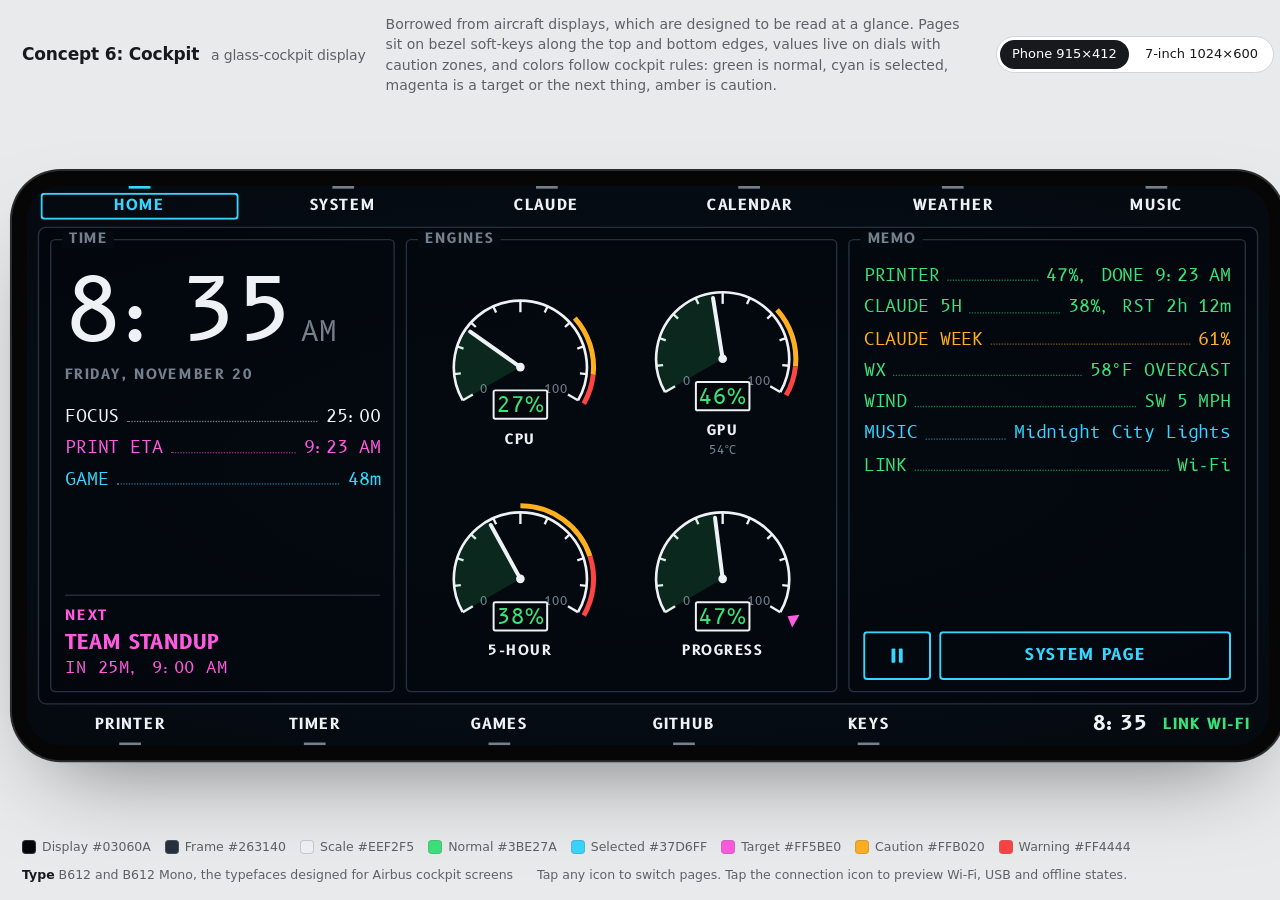
<file: screens sample/deskpanel-concept-6-cockpit.html>
<!DOCTYPE html>
<html lang="en">
<head>
<meta charset="utf-8">
<meta name="viewport" content="width=device-width, initial-scale=1, viewport-fit=cover">
<title>DeskPanel concept 6: Cockpit</title>
<link rel="preconnect" href="https://fonts.googleapis.com">
<link rel="preconnect" href="https://fonts.gstatic.com" crossorigin>
<link rel="stylesheet" href="https://fonts.googleapis.com/css2?family=B612:wght@400;700&family=B612+Mono:wght@400;700&display=swap">
<style>
/* ---------- Page chrome (outside the device) ---------- */
:root {
  --pg-bg: #E9EAEC; --pg-ink: #18191C; --pg-muted: #5D6168; --pg-line: #D2D4D8; --pg-chip: #FFFFFF; --pg-chip-on: #18191C; --pg-chip-on-ink: #FFFFFF;
  color-scheme: light;
  box-sizing: border-box; padding-top: env(safe-area-inset-top, 0px); padding-bottom: env(safe-area-inset-bottom, 0px);
}
@media (prefers-color-scheme: dark) {
  :root:not([data-theme="light"]) { --pg-bg: #141518; --pg-ink: #ECEDEF; --pg-muted: #9A9EA6; --pg-line: #2A2C31; --pg-chip: #1E2024; --pg-chip-on: #ECEDEF; --pg-chip-on-ink: #141518; color-scheme: dark; }
}
:root[data-theme="dark"] { --pg-bg: #141518; --pg-ink: #ECEDEF; --pg-muted: #9A9EA6; --pg-line: #2A2C31; --pg-chip: #1E2024; --pg-chip-on: #ECEDEF; --pg-chip-on-ink: #141518; color-scheme: dark; }
html { height: 100%; }
body { margin: 0; min-height: 100%; height: 100dvh; display: grid; grid-template-rows: auto minmax(0, 1fr) auto; background: var(--pg-bg); color: var(--pg-ink);
  font: 14px/1.45 system-ui, -apple-system, "Segoe UI", Roboto, sans-serif; }
.pg-head { display: flex; flex-wrap: wrap; align-items: center; gap: 8px 20px; padding: 14px 22px 4px; }
.pg-head h1 { margin: 0; font-size: 17px; font-weight: 650; letter-spacing: -.01em; }
.pg-head h1 small { font-weight: 450; color: var(--pg-muted); margin-left: 6px; font-size: 14px; }
.pg-head p { margin: 0; color: var(--pg-muted); max-width: 70ch; flex: 1 1 340px; }
.pg-sizes { display: flex; gap: 4px; padding: 3px; border: 1px solid var(--pg-line); border-radius: 999px; background: var(--pg-chip); }
.pg-sizes button { font: inherit; font-size: 13px; border: 0; border-radius: 999px; padding: 5px 12px; background: transparent; color: var(--pg-ink); cursor: pointer; }
.pg-sizes button[aria-pressed="true"] { background: var(--pg-chip-on); color: var(--pg-chip-on-ink); }
.pg-sizes button:focus-visible { outline: 2px solid var(--pg-ink); outline-offset: 2px; }
#stage { display: flex; align-items: center; justify-content: center; min-height: 0; padding: 6px 12px; }
#device-wrap { position: relative; flex: none; }
#device { position: absolute; left: 0; top: 0; transform-origin: 0 0; padding: 11px; border-radius: 36px; background: #060607;
  box-shadow: 0 0 0 1.5px #2C2D31, 0 30px 70px -30px rgba(0,0,0,.55); }
.pg-foot { display: flex; flex-wrap: wrap; align-items: center; gap: 10px 24px; padding: 6px 22px 16px; color: var(--pg-muted); font-size: 12.5px; }
.pg-foot .sw { display: inline-flex; align-items: center; gap: 6px; }
.pg-foot .sw i { width: 14px; height: 14px; border-radius: 4px; display: inline-block; box-shadow: inset 0 0 0 1px rgba(127,127,127,.35); }
.pg-foot .swatches { display: flex; flex-wrap: wrap; gap: 6px 14px; }
.pg-foot b { color: var(--pg-ink); font-weight: 600; }

/* ---------- Device screen base (shared by all concepts) ---------- */
#screen { position: relative; overflow: hidden; border-radius: 25px; isolation: isolate; -webkit-font-smoothing: antialiased; }
#screen *, #screen *::before, #screen *::after { box-sizing: border-box; }
:where(#screen) button { font: inherit; color: inherit; background: none; border: 0; padding: 0; margin: 0; cursor: pointer; text-align: inherit; }
:where(#screen) [role="button"] { cursor: pointer; }
:where(#screen) :is(h1, h2, h3, p) { margin: 0; }
:where(#screen) .ic { width: 1em; height: 1em; flex: none; display: block; }
:where(#screen) .art { display: block; width: 100%; height: 100%; }
:where(#screen) .num { font-variant-numeric: tabular-nums; }
:where(#screen) .offline-banner { display: none; position: absolute; z-index: 20; }
:where(#screen[data-conn="off"]) .offline-banner { display: block; }
:where(#screen) .toast { position: absolute; z-index: 30; left: 50%; bottom: 16px; transform: translate(-50%, 0); white-space: nowrap; animation: toastIn .22s ease-out; }
:where(#screen) .toast.out { opacity: 0; transform: translate(-50%, 6px); transition: opacity .3s, transform .3s; }
@keyframes toastIn { from { opacity: 0; transform: translate(-50%, 8px); } }
@media (prefers-reduced-motion: reduce) { #screen *, #screen *::before, #screen *::after { transition: none !important; animation: none !important; } }

/* ---------- Concept styles ---------- */
/* Concept 6 — Cockpit: a glass-cockpit multi-function display.
   Bezel soft-keys for navigation, dials with zones and target bugs, avionics color rules:
   white = scales, green = normal/live, cyan = selected, magenta = target/next, amber = caution, red = warning. */
.cockpit {
  --bg: #03060A; --fr: #263140; --fr2: #1A222D; --w: #EEF2F5; --gy: #74808E; --g: #3BE27A; --c: #37D6FF; --m: #FF5BE0; --a: #FFB020; --r: #FF4444;
  --focus: var(--c);
  background: radial-gradient(130% 100% at 50% 50%, #08101A, var(--bg)); color: var(--w);
  font: 400 12px/1.3 "B612", "Segoe UI", system-ui, sans-serif;
}
.cockpit .cw { display: grid; grid-template-rows: 30px 1fr 30px; height: 100%; }
.cockpit .mono { font-family: "B612 Mono", ui-monospace, monospace; font-variant-numeric: tabular-nums; }
.cockpit .cap { font-weight: 700; font-size: 10.5px; letter-spacing: .08em; text-transform: uppercase; color: var(--gy); }

/* Bezel soft keys */
.cockpit .keys { display: flex; align-items: stretch; gap: 4px; padding: 0 10px; }
.cockpit .sk { flex: 1; position: relative; display: flex; align-items: center; justify-content: center; font-weight: 700; font-size: 11px; letter-spacing: .08em; text-transform: uppercase; color: var(--w); border-radius: 3px; }
.cockpit .sk::before { content: ""; position: absolute; left: 50%; width: 16px; margin-left: -8px; height: 2px; background: var(--gy); }
.cockpit .top .sk::before { top: 0; } .cockpit .bot .sk::before { bottom: 0; }
.cockpit .sk:hover { color: var(--c); }
.cockpit .sk[aria-current="page"] { color: var(--c); box-shadow: inset 0 0 0 1.5px var(--c); margin: 5px 0; }
.cockpit .sk[aria-current="page"]::before { background: var(--c); }
.cockpit .top .sk[aria-current="page"]::before { top: -5px; } .cockpit .bot .sk[aria-current="page"]::before { bottom: -5px; }
.cockpit .stat { flex: 1.6; display: flex; align-items: center; justify-content: flex-end; gap: 12px; font-size: 11px; font-weight: 700; letter-spacing: .08em; padding-right: 4px; }
.cockpit .stat .mono { font-size: 15px; color: var(--w); letter-spacing: 0; }
.cockpit .stat .lk { color: var(--g); }
.cockpit[data-conn="off"] .stat .lk { color: var(--a); }

/* Display area */
.cockpit .view { margin: 0 8px; border: 1px solid var(--fr); border-radius: 6px; padding: 8px; min-height: 0; overflow: auto; scrollbar-width: none; background: rgba(3,6,10,.6); }
.cockpit .g { display: grid; gap: 8px; height: 100%; min-height: 0; }
.cockpit .fr { border: 1px solid var(--fr); border-radius: 4px; padding: 14px 10px 8px; position: relative; min-width: 0; min-height: 0; display: flex; flex-direction: column; }
.cockpit .fr > .ft { position: absolute; top: -7px; left: 8px; padding: 0 5px; background: #050A10; font-weight: 700; font-size: 10px; letter-spacing: .1em; text-transform: uppercase; color: var(--gy); line-height: 13px; }
.cockpit .fr > .ft b { color: var(--c); font-weight: 700; }
.cockpit .row { display: flex; align-items: center; gap: 8px; }
.cockpit .sp { flex: 1; }
.cockpit .ell { white-space: nowrap; overflow: hidden; text-overflow: ellipsis; }
.cockpit .ro { display: inline-block; border: 1.5px solid var(--w); border-radius: 2px; padding: 1px 7px; font-family: "B612 Mono", monospace; color: var(--g); line-height: 1.15; }
.cockpit .grn { color: var(--g); } .cockpit .cyn { color: var(--c); } .cockpit .mag { color: var(--m); } .cockpit .amb { color: var(--a); } .cockpit .red { color: var(--r); } .cockpit .gry { color: var(--gy); } .cockpit .wht { color: var(--w); }
.cockpit svg { display: block; overflow: visible; }
.cockpit svg text { font-family: "B612", sans-serif; }
.cockpit .dial { flex: 1; min-height: 0; display: flex; align-items: center; justify-content: center; }
.cockpit .dial svg { width: 100%; height: 100%; max-height: 100%; }
.cockpit .dials { display: grid; grid-auto-flow: column; grid-auto-columns: 1fr; gap: 8px; }
.cockpit .chart { flex: 1; min-height: 30px; }
.cockpit .chart svg { width: 100%; height: 100%; }

/* Tables (ECAM memo / flight plan) */
.cockpit .memo { display: grid; gap: 7px; font-family: "B612 Mono", monospace; font-size: 12.5px; }
.cockpit .memo div { display: flex; gap: 6px; white-space: nowrap; }
.cockpit .memo i { flex: 1; border-bottom: 1.5px dotted currentColor; opacity: .5; margin-bottom: 4px; }
.cockpit .tbl { width: 100%; border-collapse: collapse; font-family: "B612 Mono", monospace; font-size: 12.5px; }
.cockpit .tbl th { text-align: left; font: 700 10px "B612"; letter-spacing: .1em; color: var(--gy); padding: 0 8px 6px 0; }
.cockpit .tbl td { padding: 5px 8px 5px 0; border-top: 1px solid var(--fr2); white-space: nowrap; }
.cockpit .tbl tr.nx td { color: var(--m); }
.cockpit .tbl tr.past td { color: var(--gy); }
.cockpit .tbl .r { text-align: right; padding-right: 0; }

/* Buttons */
.cockpit .btn { display: inline-flex; align-items: center; justify-content: center; gap: 8px; height: 36px; padding: 0 16px; border-radius: 3px; box-shadow: inset 0 0 0 1.5px var(--c); color: var(--c); font-weight: 700; font-size: 11.5px; letter-spacing: .08em; text-transform: uppercase; }
.cockpit .btn:active, .cockpit .btn[aria-pressed="true"] { background: var(--c); color: var(--bg); }
.cockpit .btn.go { box-shadow: inset 0 0 0 1.5px var(--g); color: var(--g); }
.cockpit .btn.go:active { background: var(--g); color: var(--bg); }
.cockpit .btn[disabled] { opacity: .55; }
.cockpit .btn .ic { font-size: 18px; }
.cockpit .tabs { display: flex; gap: 6px; }
.cockpit .tabs .btn { height: 24px; padding: 0 10px; font-size: 10.5px; }

/* Bars */
.cockpit .bars { flex: 1; display: grid; grid-auto-flow: column; grid-auto-columns: 1fr; gap: 10px; align-items: end; min-height: 0; }
.cockpit .bars > div { display: flex; flex-direction: column; align-items: center; justify-content: flex-end; height: 100%; gap: 4px; font: 700 10px "B612"; letter-spacing: .06em; color: var(--gy); }
.cockpit .bars i { width: 9px; height: calc(var(--v) * 1%); min-height: 2px; background: var(--c); }
.cockpit .bars .hi i { background: var(--g); width: 11px; }
.cockpit .bars .hi { color: var(--g); }
.cockpit .hbar { height: 5px; background: var(--fr2); position: relative; }
.cockpit .hbar i { position: absolute; inset: 0 auto 0 0; width: calc(var(--p, 0) * 100%); background: var(--c); }

/* Shortcuts */
.cockpit .sc { grid-template-columns: repeat(4, 1fr); grid-template-rows: 1fr 1fr; }
.cockpit .scb { border-radius: 4px; box-shadow: inset 0 0 0 1px var(--fr); display: flex; flex-direction: column; align-items: center; justify-content: center; gap: 10px; font-weight: 700; font-size: 11.5px; letter-spacing: .08em; text-transform: uppercase; color: var(--w); }
.cockpit .scb .ic { font-size: 32px; color: var(--c); stroke-width: 1.6; }
.cockpit .scb:hover { box-shadow: inset 0 0 0 1.5px var(--c); }
.cockpit .scb:active { background: rgba(55,214,255,.12); }
.cockpit .scb.on { box-shadow: inset 0 0 0 2px var(--a); color: var(--a); background: rgba(255,176,32,.08); }
.cockpit .scb.on .ic { color: var(--a); }
.cockpit .scb small { font: 400 11px "B612 Mono"; color: var(--g); letter-spacing: 0; margin-top: -6px; }

/* Art */
.cockpit .art { border-radius: 2px; }
.cockpit .artfr { border: 1px solid var(--fr); padding: 4px; border-radius: 4px; min-height: 0; }

/* Offline + toast */
.cockpit .offline-banner { top: 38px; left: 50%; transform: translateX(-50%); padding: 6px 14px; border: 1.5px solid var(--a); background: #0B0A04; color: var(--a); font: 700 11px "B612"; letter-spacing: .06em; text-transform: uppercase; max-width: 86%; text-align: center; border-radius: 3px; }
.cockpit .offline-banner strong { color: var(--a); }
.cockpit[data-conn="off"] .view { filter: saturate(.25) brightness(.75); }
.cockpit .toast { bottom: 40px; padding: 7px 14px; border: 1.5px solid var(--c); background: #03101A; color: var(--c); font: 700 11.5px "B612"; letter-spacing: .08em; text-transform: uppercase; border-radius: 3px; }
.cockpit svg.art { overflow: hidden; }
.cockpit .tbl td { text-transform: uppercase; }
.cockpit .stat .lk span { text-transform: uppercase; }

</style>
</head>
<body>
<header class="pg-head">
  <h1>Concept 6: Cockpit <small>a glass-cockpit display</small></h1>
  <p>Borrowed from aircraft displays, which are designed to be read at a glance. Pages sit on bezel soft-keys along the top and bottom edges, values live on dials with caution zones, and colors follow cockpit rules: green is normal, cyan is selected, magenta is a target or the next thing, amber is caution.</p>
  <div class="pg-sizes" role="group" aria-label="Screen size">
    <button type="button" data-size="phone" aria-pressed="true">Phone 915×412</button>
    <button type="button" data-size="seven" aria-pressed="false">7-inch 1024×600</button>
  </div>
</header>
<div id="stage"><div id="device-wrap"><div id="device"><div id="screen" class="cockpit"></div></div></div></div>
<footer class="pg-foot">
  <div class="swatches"><span class="sw"><i style="background:#03060A"></i>Display #03060A</span><span class="sw"><i style="background:#263140"></i>Frame #263140</span><span class="sw"><i style="background:#EEF2F5"></i>Scale #EEF2F5</span><span class="sw"><i style="background:#3BE27A"></i>Normal #3BE27A</span><span class="sw"><i style="background:#37D6FF"></i>Selected #37D6FF</span><span class="sw"><i style="background:#FF5BE0"></i>Target #FF5BE0</span><span class="sw"><i style="background:#FFB020"></i>Caution #FFB020</span><span class="sw"><i style="background:#FF4444"></i>Warning #FF4444</span></div>
  <span><b>Type</b> B612 and B612 Mono, the typefaces designed for Airbus cockpit screens</span>
  <span>Tap any icon to switch pages. Tap the connection icon to preview Wi‑Fi, USB and offline states.</span>
</footer>
<script>
/* ============================================================
   DeskPanel concept — shared core
   Mock data, simulated clock, icons, chart helpers and the
   app shell (navigation, live bindings, actions, scaling).
   Every concept file uses this same core; only the
   frame/nav/page renderers and CSS differ.
   ============================================================ */
(() => {
'use strict';

/* ---------- Simulated clock (fixed scene: Fri Nov 20, 8:35 AM) ---------- */
const T0 = Date.now();
const START = new Date(2026, 10, 20, 8, 35, 0);
const now = () => new Date(START.getTime() + (Date.now() - T0));
const DAY = ['Sunday','Monday','Tuesday','Wednesday','Thursday','Friday','Saturday'];
const DAY3 = DAY.map(d => d.slice(0, 3));
const MONTH = ['January','February','March','April','May','June','July','August','September','October','November','December'];
const MON3 = MONTH.map(m => m.slice(0, 3));
const pad = n => String(n).padStart(2, '0');
const clock = d => (d.getHours() % 12 || 12) + ':' + pad(d.getMinutes());
const ampm = d => d.getHours() < 12 ? 'AM' : 'PM';
const dur = min => { min = Math.max(0, Math.round(min)); const h = Math.floor(min / 60), m = min % 60; return h ? `${h}h ${m}m` : `${m}m`; };
const ms = s => { s = Math.max(0, Math.round(s)); return Math.floor(s / 60) + ':' + pad(s % 60); };
const clamp = (v, a, b) => Math.min(b, Math.max(a, v));
function rng(seed) { return () => (seed = (seed * 16807) % 2147483647) / 2147483647; }
const R = rng(42);

/* ---------- Mock data ---------- */
const hist = (n, base, amp, f) => Array.from({ length: n }, (_, i) => base + amp * Math.sin(i / f) + (R() - .5) * amp * .5);

const D = {
  sys: {
    cpu: 30, gpu: 48, gpuTemp: 52, ram: 18.4, ramTotal: 32, vram: 6.2, vramTotal: 12,
    down: 1.8, up: 220, cpuName: 'Ryzen 7 7800X3D', gpuName: 'GeForce RTX 4070', disk: 58,
    cpuHist: hist(60, 30, 6, 4), gpuHist: hist(60, 48, 7, 5)
  },
  net: {
    latency: 17, jitter: 2.1, loss: 0, uptime: '3d 5h', lastDrop: '3 days ago',
    today: 3.2, month: 412.0, dl: 942, ul: 38, ping: 9, tested: '2h ago', nowDl: 15.1, nowUl: 1.8,
    latHist: Array.from({ length: 120 }, (_, i) => 16 + R() * 3 + (i === 40 || i === 96 ? 14 : 0))
  },
  claude: {
    five: 38, fiveReset: 132, week: 61, weekReset: 'Sat 2:01 PM',
    tokens: '48.2M', output: '182K', messages: 214, lastHour: '6.1M',
    days: [28.4, 6.9, 21.5, 55.3, 43.1, 62.0, 48.2],
    models: [['Opus', 31.0], ['Sonnet', 15.1], ['Haiku', 2.1]]
  },
  cal: {
    today: [
      { start: '9:00 AM', end: '9:15 AM', mins: 540, title: 'Team standup', where: 'Zoom', cal: 'Work', color: '#5AA9FF' },
      { start: '12:30 PM', end: '1:30 PM', mins: 750, title: 'Lunch with Sam', where: 'Corner Cafe', cal: 'Personal', color: '#C18CFF' },
      { start: '4:00 PM', end: '4:45 PM', mins: 960, title: 'Design review', where: 'Google Meet', cal: 'Work', color: '#5AA9FF' }
    ],
    later: [
      { day: 'Saturday', start: '10:00 AM', title: 'Filament pickup', where: 'Maker Supply Co.', cal: 'Personal', color: '#C18CFF' },
      { day: 'Monday', start: '9:00 AM', title: 'Team standup', where: 'Zoom', cal: 'Work', color: '#5AA9FF' },
      { day: 'Tuesday', start: '7:30 PM', title: 'Game night', where: 'Discord', cal: 'Personal', color: '#C18CFF' }
    ]
  },
  wx: {
    city: 'Charlotte', temp: 58, cond: 'Overcast', icon: 'cloud', feels: 53, humidity: 53, wind: 5, updated: '8:30 AM',
    hours: [['Now', 58, 'cloud'], ['9 AM', 59, 'cloud'], ['10 AM', 61, 'cloud'], ['11 AM', 63, 'partly'], ['12 PM', 65, 'partly'],
      ['1 PM', 67, 'sun'], ['2 PM', 68, 'sun'], ['3 PM', 69, 'sun'], ['4 PM', 67, 'partly'], ['5 PM', 64, 'cloud'], ['6 PM', 61, 'cloud'], ['7 PM', 57, 'cloud']],
    days: [['Today', 'cloud', 69, 40, 0], ['Sat', 'rain', 61, 48, 63], ['Sun', 'rain', 57, 54, 54], ['Mon', 'rain', 68, 56, 38], ['Tue', 'cloud', 62, 50, 0], ['Wed', 'rain', 50, 43, 46]]
  },
  tracks: [
    { title: 'Midnight City Lights', artist: 'Synth Dreams', album: 'Neon Skyline', len: 241, hue: 262 },
    { title: 'Low Tide Radio', artist: 'Harbor Static', album: 'Salt & Signal', len: 214, hue: 196 },
    { title: 'Paper Planets', artist: 'Juno Vale', album: 'Orbit Season', len: 192, hue: 28 },
    { title: 'Afterglow Freeway', artist: 'The Night Shift', album: 'Overpass', len: 265, hue: 330 }
  ],
  printer: {
    name: 'X1 Carbon', model: 'X1C', status: 'Printing', job: 'Desk_Organizer', speed: 'Standard',
    pct: 47, left: 48, layer: 112, layers: 240, nozzle: 220, nozzleT: 220, bed: 55, bedT: 55, chamber: 34,
    ams: [{ c: '#F1F1EE', t: 'PLA', n: 'White' }, { c: '#1D1E21', t: 'PLA', n: 'Black' }, { c: '#F5A623', t: 'PETG', n: 'Amber', active: true }, { c: '#3B82F6', t: 'PLA', n: 'Blue' }]
  },
  games: {
    now: { title: 'Starfall Tactics', hue: 252, session: 48, total: 128, friends: 2 },
    recent: [['Harbor Lights', 41, 205], ['Iron Orchard', 16, 95], ['Neon Drift', 12, 318], ['Frostline', 5.0, 205], ['Ember Keep', 75, 20]]
  },
  gh: {
    total: '1,033', commits: 120, private: 907, issues: 1, streak: 5, longest: 10, best: 75, bestDay: 'Nov 16',
    week: [0, 75, 68, 48, 58, 32, 0], lastWeek: [0, 28, 14, 20, 24, 10, 5], weekTotal: 281, delta: 180,
    repos: [['pixel-garden', 222], ['tide-engine', 201], ['deskpanel', 111], ['lumen-notes', 88]]
  },
  shortcuts: [
    { id: 'mic', label: 'Mute mic', icon: 'mic' }, { id: 'sound', label: 'Mute sound', icon: 'speaker' },
    { id: 'voldown', label: 'Volume down', icon: 'volDown' }, { id: 'volup', label: 'Volume up', icon: 'volUp' },
    { id: 'shot', label: 'Screenshot', icon: 'shot' }, { id: 'term', label: 'Terminal', icon: 'terminal' },
    { id: 'dl', label: 'Downloads', icon: 'folder' }, { id: 'lock', label: 'Lock PC', icon: 'lock' }
  ],
  timerModes: [{ id: 'focus', label: 'Focus', min: 25 }, { id: 'short', label: 'Short break', min: 5 }, { id: 'long', label: 'Long break', min: 15 }]
};

/* 7-day labels ending today, GitHub heatmap (53 weeks ending this week) */
(() => {
  const t = START;
  D.claude.labels = D.claude.days.map((_, i) => i === 6 ? 'Today' : DAY3[(t.getDay() - 6 + i + 7) % 7]);
  const sat = new Date(t); sat.setDate(t.getDate() + (6 - t.getDay()));
  const first = new Date(sat); first.setDate(sat.getDate() - 53 * 7 + 1);
  const busy = { 5: .6, 6: .75, 7: .5, 9: .55, 10: .8, 11: .85, 1: .35, 2: .3, 3: .15, 4: .35, 8: .45, 0: .3 };
  const r = rng(7); const weeks = []; const months = [];
  for (let w = 0; w < 53; w++) {
    const col = [];
    for (let d = 0; d < 7; d++) {
      const day = new Date(first); day.setDate(first.getDate() + w * 7 + d);
      if (day > t) { col.push(null); continue; }
      const p = busy[day.getMonth()] * (d === 0 || d === 6 ? .5 : 1);
      col.push(r() < p ? Math.ceil(r() ** 2 * 22) : 0);
    }
    const ws = new Date(first); ws.setDate(first.getDate() + w * 7);
    const prev = new Date(ws); prev.setDate(ws.getDate() - 7);
    if (w > 0 && ws.getMonth() !== prev.getMonth() && w < 52) months.push({ i: w, label: MON3[ws.getMonth()] });
    weeks.push(col);
  }
  weeks[52] = D.gh.week.map((v, i) => i > t.getDay() ? null : v);
  weeks[51] = D.gh.lastWeek.slice();
  D.gh.weeks = weeks; D.gh.months = months;
})();

/* ---------- Live state ---------- */
const S = {
  page: 'home', sysTab: 'pc', conn: 'wifi', size: 'phone',
  track: 0, pos: 75, playing: true,
  mic: false, sound: false, vol: 40,
  tMode: 'focus', tLeft: 25 * 60, tRun: false, sessions: 2,
  st: { running: false, p: 0, dl: 942, ul: 38, ping: 9, when: '2h ago' },
  lastSync: null
};

/* ---------- Icons (24px, stroke = currentColor) ---------- */
const P = {
  home: '<path d="M3.5 10.5 12 3.5l8.5 7V20a.5.5 0 0 1-.5.5h-5v-6H9v6H4a.5.5 0 0 1-.5-.5z"/>',
  system: '<path d="M3 16.5 8 11l4 3.5 4.5-6.5 4.5 4"/><path d="M3 20.5h18"/>',
  claude: '<path d="M12 3v18M3 12h18M5.6 5.6l12.8 12.8M18.4 5.6 5.6 18.4"/>',
  calendar: '<rect x="3.5" y="5" width="17" height="15.5" rx="2"/><path d="M3.5 10h17M8 3v4M16 3v4"/>',
  weather: '<circle cx="12" cy="12" r="4"/><path d="M12 2.5v2M12 19.5v2M2.5 12h2M19.5 12h2M5.3 5.3l1.4 1.4M17.3 17.3l1.4 1.4M5.3 18.7l1.4-1.4M17.3 6.7l1.4-1.4"/>',
  music: '<path d="M9 18V5.5l11-2V16"/><circle cx="6.5" cy="18" r="2.5"/><circle cx="17.5" cy="16" r="2.5"/>',
  printer: '<path d="M12 2.8 3.8 7.3v9.4l8.2 4.5 8.2-4.5V7.3z"/><path d="M3.8 7.3 12 11.8l8.2-4.5M12 11.8v9.4"/>',
  timer: '<circle cx="12" cy="13.5" r="7.5"/><path d="M12 9.5v4l2.5 2M9.5 2.5h5"/>',
  games: '<path d="M7 7.5h10a4.5 4.5 0 0 1 4.5 4.5v2.5a3 3 0 0 1-5.4 1.8L15 15h-6l-1.1 1.3a3 3 0 0 1-5.4-1.8V12A4.5 4.5 0 0 1 7 7.5z"/><path d="M7.5 10.5v3.5M5.75 12.25h3.5"/><circle cx="16" cy="11" r=".9" fill="currentColor" stroke="none"/><circle cx="18" cy="13.2" r=".9" fill="currentColor" stroke="none"/>',
  github: '<circle cx="12" cy="12" r="3.5"/><path d="M2.5 12h6M15.5 12h6"/>',
  shortcuts: '<rect x="3.5" y="3.5" width="7" height="7" rx="1.5"/><rect x="13.5" y="3.5" width="7" height="7" rx="1.5"/><rect x="3.5" y="13.5" width="7" height="7" rx="1.5"/><rect x="13.5" y="13.5" width="7" height="7" rx="1.5"/>',
  monitor: '<rect x="2.5" y="4" width="19" height="12.5" rx="2"/><path d="M8.5 20.5h7M12 16.5v4"/>',
  wifi: '<path d="M2.5 9a14 14 0 0 1 19 0M5.5 12.5a9.5 9.5 0 0 1 13 0M8.7 15.8a5 5 0 0 1 6.6 0"/><circle cx="12" cy="19.3" r="1.1" fill="currentColor" stroke="none"/>',
  usb: '<path d="M9 2.5v4.5M15 2.5v4.5M6.5 7h11v4a5.5 5.5 0 0 1-11 0zM12 16.5v5"/>',
  off: '<path d="M2.5 9a14 14 0 0 1 4.2-2.8M10.5 5.6A14 14 0 0 1 21.5 9M8.7 15.8a5 5 0 0 1 6.6 0M3 3l18 18"/>',
  cloud: '<path d="M7 18.5h10.5a4 4 0 0 0 .6-7.95A6 6 0 0 0 6.6 9.7 4.4 4.4 0 0 0 7 18.5z"/>',
  partly: '<path d="M9.5 6.5V4.5M4.4 8.6l-1.4-1.4M14.6 8.6 16 7.2M3.5 13.5h-1"/><path d="M6.4 12.3a3.8 3.8 0 0 1 6.9-2.8"/><path d="M9 20h9a3.3 3.3 0 0 0 .5-6.55A5 5 0 0 0 8.8 12.7 3.7 3.7 0 0 0 9 20z"/>',
  sun: '<circle cx="12" cy="12" r="4"/><path d="M12 2.5v2M12 19.5v2M2.5 12h2M19.5 12h2M5.3 5.3l1.4 1.4M17.3 17.3l1.4 1.4M5.3 18.7l1.4-1.4M17.3 6.7l1.4-1.4"/>',
  rain: '<path d="M7 15h10.5a3.6 3.6 0 0 0 .5-7.15A5.5 5.5 0 0 0 7.4 7.2 3.9 3.9 0 0 0 7 15z"/><path d="M8.5 18l-1 2.5M12.5 18l-1 2.5M16.5 18l-1 2.5"/>',
  mic: '<rect x="9" y="3" width="6" height="11" rx="3"/><path d="M5.5 11a6.5 6.5 0 0 0 13 0M12 17.5v3.5"/>',
  micOff: '<path d="M15 10V6a3 3 0 0 0-5.7-1.3M9 9v2a3 3 0 0 0 4.9 2.3M5.5 11a6.5 6.5 0 0 0 10.9 4.8M18.5 11c0 .7-.1 1.4-.3 2M12 17.5v3.5M3.5 3.5l17 17"/>',
  speaker: '<path d="M4 9.5h3.5L12 5.5v13l-4.5-4H4z"/><path d="M15.5 9.5a3.5 3.5 0 0 1 0 5M18 7a7 7 0 0 1 0 10"/>',
  speakerOff: '<path d="M4 9.5h3.5L12 5.5v13l-4.5-4H4z"/><path d="M15.5 9.5l5 5M20.5 9.5l-5 5"/>',
  volDown: '<path d="M4 9.5h3.5L12 5.5v13l-4.5-4H4z"/><path d="M15.5 12h5"/>',
  volUp: '<path d="M4 9.5h3.5L12 5.5v13l-4.5-4H4z"/><path d="M15.5 12h5M18 9.5v5"/>',
  shot: '<path d="M4 8.5V5.5a1 1 0 0 1 1-1h3M16 4.5h3a1 1 0 0 1 1 1v3M20 15.5v3a1 1 0 0 1-1 1h-3M8 19.5H5a1 1 0 0 1-1-1v-3"/><circle cx="12" cy="12" r="2.5"/>',
  terminal: '<rect x="2.5" y="4" width="19" height="16" rx="2"/><path d="M7 9.5l2.8 2.5L7 14.5M12.5 15h4.5"/>',
  folder: '<path d="M3 6.5a1 1 0 0 1 1-1h5l2 2.2h9a1 1 0 0 1 1 1V18a1 1 0 0 1-1 1H4a1 1 0 0 1-1-1z"/>',
  lock: '<rect x="4.5" y="10.5" width="15" height="10" rx="2"/><path d="M8 10.5V7.5a4 4 0 0 1 8 0v3"/>',
  play: '<path d="M8 5.2v13.6L19 12z" fill="currentColor"/>',
  pause: '<rect x="6.5" y="5" width="3.8" height="14" rx="1" fill="currentColor" stroke="none"/><rect x="13.7" y="5" width="3.8" height="14" rx="1" fill="currentColor" stroke="none"/>',
  prev: '<path d="M6 5.5v13"/><path d="M18.5 5.5 9 12l9.5 6.5z" fill="currentColor"/>',
  next: '<path d="M18 5.5v13"/><path d="M5.5 5.5 15 12l-9.5 6.5z" fill="currentColor"/>',
  reset: '<path d="M4 12a8 8 0 1 0 2.6-5.9L4 8.5M4 3.5v5h5"/>',
  flame: '<path d="M12 3s5 4.3 5 9.3a5 5 0 0 1-10 0c0-2.8 2-3.9 2.3-6.3C10.8 7.3 12 3 12 3z"/>',
  bed: '<path d="M12 4 2.5 8.5 12 13l9.5-4.5zM2.5 13 12 17.5l9.5-4.5"/>',
  thermo: '<path d="M10 14.3V5a2 2 0 0 1 4 0v9.3a4 4 0 1 1-4 0z"/>',
  down: '<path d="M12 4.5v15M6.5 14l5.5 5.5 5.5-5.5"/>',
  up: '<path d="M12 19.5v-15M6.5 10 12 4.5l5.5 5.5"/>',
  drop: '<path d="M12 3.5s6 6.3 6 10.5a6 6 0 0 1-12 0c0-4.2 6-10.5 6-10.5z"/>',
  wind: '<path d="M3 8.5h10.5a2.5 2.5 0 1 0-2.5-2.5M3 12.5h15a2.5 2.5 0 1 1-2.5 2.5M3 16.5h7"/>',
  users: '<circle cx="9" cy="8.5" r="3.2"/><path d="M3 19.5a6 6 0 0 1 12 0M15.5 5.6a3.2 3.2 0 0 1 0 5.8M17.5 14a6 6 0 0 1 3.5 5.5"/>',
  clock: '<circle cx="12" cy="12" r="8.5"/><path d="M12 7.5V12l3 2"/>',
  pin: '<path d="M12 21s6.5-6 6.5-11a6.5 6.5 0 0 0-13 0c0 5 6.5 11 6.5 11z"/><circle cx="12" cy="10" r="2.3"/>'
};
const icon = (n, cls = '') => `<svg class="ic ${cls}" viewBox="0 0 24 24" fill="none" stroke="currentColor" stroke-width="1.8" stroke-linecap="round" stroke-linejoin="round" aria-hidden="true">${P[n] || ''}</svg>`;

/* ---------- Generated cover art: sun over layered hills ---------- */
let uid = 0;
function art(hue, seed = 1, opts = {}) {
  const id = 'a' + (++uid), W = opts.w || 100, k = W / 100;
  const sx = (28 + (seed * 37) % 44) * k, sy = 30 + (seed * 13) % 14;
  const sat = opts.sat ?? 58;
  return `<svg class="art" viewBox="0 0 ${W} 100" preserveAspectRatio="xMidYMid slice" aria-hidden="true">
    <defs><linearGradient id="${id}" x1="0" y1="0" x2="0" y2="1">
      <stop offset="0" stop-color="hsl(${hue} ${sat}% 20%)"/><stop offset="1" stop-color="hsl(${hue + 18} ${sat + 8}% 44%)"/></linearGradient></defs>
    <rect width="${W}" height="100" fill="url(#${id})"/>
    <circle cx="${sx}" cy="${sy}" r="15" fill="hsl(44 96% 82%)"/>
    <g transform="scale(${k} 1)"><path d="M0 64 C 22 55 42 70 66 60 S 100 56 100 56 V100 H0z" fill="hsl(${hue + 6} ${sat - 10}% 30%)"/>
    <path d="M0 78 C 28 70 58 86 100 72 V100 H0z" fill="hsl(${hue} ${sat}% 15%)"/></g></svg>`;
}

/* ---------- Chart helpers ---------- */
function linePath(vals, w, h, lo, hi, pad = 2) {
  const n = vals.length, dx = w / (n - 1);
  const y = v => pad + (h - 2 * pad) * (1 - (clamp(v, lo, hi) - lo) / (hi - lo));
  let d = `M0 ${y(vals[0]).toFixed(1)}`;
  for (let i = 1; i < n; i++) {
    const x0 = (i - 1) * dx, x1 = i * dx, xm = (x0 + x1) / 2;
    d += ` C${xm.toFixed(1)} ${y(vals[i - 1]).toFixed(1)} ${xm.toFixed(1)} ${y(vals[i]).toFixed(1)} ${x1.toFixed(1)} ${y(vals[i]).toFixed(1)}`;
  }
  return d;
}
function stepPath(vals, w, h, lo, hi) {
  const n = vals.length, dx = w / n;
  const y = v => (h * (1 - (clamp(v, lo, hi) - lo) / (hi - lo))).toFixed(1);
  let d = `M0 ${y(vals[0])}`;
  vals.forEach((v, i) => { d += ` H${(i * dx).toFixed(1)} V${y(v)}`; });
  return d + ` H${w}`;
}
function arc(cx, cy, r, a0, a1) {
  const p = a => [cx + r * Math.cos((a - 90) * Math.PI / 180), cy + r * Math.sin((a - 90) * Math.PI / 180)];
  const [x0, y0] = p(a0), [x1, y1] = p(a1);
  return `M${x0.toFixed(2)} ${y0.toFixed(2)} A${r} ${r} 0 ${a1 - a0 > 180 ? 1 : 0} 1 ${x1.toFixed(2)} ${y1.toFixed(2)}`;
}
const size = el => [Math.max(10, el.clientWidth), Math.max(10, el.clientHeight)];

/* ---------- Derived values ---------- */
const nowMin = () => { const d = now(); return d.getHours() * 60 + d.getMinutes() + d.getSeconds() / 60; };
const nextEvent = () => D.cal.today.find(e => e.mins > nowMin()) || null;
const elapsedMin = () => (now() - START) / 60000;
const printerPct = () => clamp(D.printer.pct + elapsedMin() / D.printer.left * (100 - D.printer.pct), 0, 100);
const printerLeft = () => Math.max(0, D.printer.left - elapsedMin());
const doneAt = () => clock(new Date(now().getTime() + printerLeft() * 60000)) + ' ' + ampm(new Date(now().getTime() + printerLeft() * 60000));
const track = () => D.tracks[S.track];
const tMode = () => D.timerModes.find(m => m.id === S.tMode);
const usageLevel = p => p < 50 ? 'ok' : p < 80 ? 'warn' : 'bad';

/* ---------- Bindings: [data-b] text, [data-p] --p (0–1), [data-arc] dash offset ---------- */
const B = {
  clock: () => clock(now()), ampm: () => ampm(now()),
  date: () => { const d = now(); return `${DAY[d.getDay()]}, ${MONTH[d.getMonth()]} ${d.getDate()}`; },
  dateShort: () => { const d = now(); return `${DAY3[d.getDay()]} ${MON3[d.getMonth()]} ${d.getDate()}`; },
  cpu: () => Math.round(D.sys.cpu), gpu: () => Math.round(D.sys.gpu), gpuTemp: () => Math.round(D.sys.gpuTemp),
  ram: () => D.sys.ram.toFixed(1), ramPct: () => Math.round(D.sys.ram / D.sys.ramTotal * 100),
  vram: () => D.sys.vram.toFixed(1), vramPct: () => Math.round(D.sys.vram / D.sys.vramTotal * 100),
  down: () => D.sys.down.toFixed(1), up: () => Math.round(D.sys.up),
  latency: () => Math.round(D.net.latency), jitter: () => D.net.jitter.toFixed(1),
  nowDl: () => D.net.nowDl.toFixed(1), nowUl: () => D.net.nowUl.toFixed(1),
  stDl: () => S.st.running ? Math.round(S.st.dl) : D.net.dl, stUl: () => S.st.running ? Math.round(S.st.ul) : D.net.ul,
  stPing: () => S.st.ping, stWhen: () => S.st.running ? 'Testing now' : 'Tested ' + S.st.when,
  stBtn: () => S.st.running ? 'Testing…' : 'Run test',
  fiveReset: () => dur(D.claude.fiveReset - elapsedMin()),
  nextTitle: () => nextEvent()?.title || 'Nothing else today',
  nextIn: () => { const e = nextEvent(); if (!e) return 'Free until tomorrow'; const m = e.mins - nowMin(); return m < 1 ? 'Starting now' : `in ${dur(m)}`; },
  nextWhen: () => { const e = nextEvent(); return e ? `${e.start}, ${e.where}` : ''; },
  prPct: () => Math.floor(printerPct()), prLeft: () => dur(printerLeft()), prDone: () => doneAt(),
  prLayer: () => Math.min(D.printer.layers, Math.round(D.printer.layer + (printerPct() - D.printer.pct) / 100 * D.printer.layers)),
  trTitle: () => track().title, trArtist: () => track().artist, trAlbum: () => track().album,
  trPos: () => ms(S.pos), trLen: () => ms(track().len), trLeft: () => '-' + ms(track().len - S.pos),
  timer: () => ms(S.tLeft), tLabel: () => S.tRun ? 'Pause' : (S.tLeft < tMode().min * 60 ? 'Resume' : 'Start'),
  conn: () => ({ wifi: 'Wi‑Fi', usb: 'USB', off: 'Offline' }[S.conn]),
  connLong: () => ({ wifi: 'Laptop on Wi‑Fi', usb: 'Laptop on USB', off: 'Laptop offline' }[S.conn]),
  vol: () => S.vol, gameSession: () => dur(D.games.now.session + elapsedMin())
};
const PB = {
  cpu: () => D.sys.cpu / 100, gpu: () => D.sys.gpu / 100, ram: () => D.sys.ram / D.sys.ramTotal, vram: () => D.sys.vram / D.sys.vramTotal,
  disk: () => D.sys.disk / 100, five: () => D.claude.five / 100, week: () => D.claude.week / 100,
  printer: () => printerPct() / 100, music: () => S.pos / track().len, timer: () => 1 - S.tLeft / (tMode().min * 60),
  st: () => S.st.running ? S.st.p : 1, vol: () => S.vol / 100, latency: () => D.net.latency / 50,
  sessions: () => S.sessions / 4
};

/* ---------- Shell ---------- */
let theme, screen, view, nav;
const SIZES = { phone: [915, 412], seven: [1024, 600] };

function refresh(root = screen) {
  root.querySelectorAll('[data-b]').forEach(el => { const f = B[el.dataset.b]; if (f) { const v = String(f()); if (el.textContent !== v) el.textContent = v; } });
  root.querySelectorAll('[data-p]').forEach(el => { const f = PB[el.dataset.p]; if (f) el.style.setProperty('--p', clamp(f(), 0, 1).toFixed(4)); });
  root.querySelectorAll('[data-arc]').forEach(el => { const f = PB[el.dataset.arc]; if (f) { const p = clamp(f(), 0, 1); el.style.strokeDashoffset = (100 - p * 100).toFixed(2); el.style.opacity = p < .004 ? 0 : 1; } });
  root.querySelectorAll('[data-c]').forEach(el => { const f = theme.charts?.[el.dataset.c]; if (f && el.clientWidth) el.innerHTML = f(el); });
  theme.refresh?.();
}
function render() {
  screen.dataset.page = S.page; screen.dataset.conn = S.conn;
  nav.innerHTML = theme.nav();
  view.innerHTML = theme.pages[S.page]();
  requestAnimationFrame(() => refresh());
  refresh();
}
function go(p) { S.page = p; render(); view.scrollTop = 0; }

function toast(msg) {
  screen.querySelector('.toast')?.remove();
  const t = document.createElement('div'); t.className = 'toast'; t.setAttribute('role', 'status'); t.textContent = msg;
  screen.appendChild(t); setTimeout(() => t.classList.add('out'), 1900); setTimeout(() => t.remove(), 2400);
}

function speedtest() {
  if (S.st.running || S.conn === 'off') return;
  S.st = { ...S.st, running: true, p: 0, dl: 0, ul: 0 }; render();
  const iv = setInterval(() => {
    S.st.p = Math.min(1, S.st.p + 0.03);
    S.st.dl = S.st.p < .6 ? 920 * Math.min(1, S.st.p / .3) + (Math.random() - .5) * 60 : 936;
    S.st.ul = S.st.p < .6 ? 0 : 38 * Math.min(1, (S.st.p - .6) / .25) + (Math.random() - .5) * 4;
    if (S.st.p >= 1) { clearInterval(iv); D.net.dl = 936; D.net.ul = 39; S.st = { running: false, p: 1, dl: 936, ul: 39, ping: 8, when: 'just now' }; render(); toast('Speed test finished: 936 down, 39 up'); return; }
    refresh();
  }, 120);
}

const A = {
  go: v => go(v),
  tab: v => { S.sysTab = v; render(); },
  play: () => { S.playing = !S.playing; render(); },
  next: () => { S.track = (S.track + 1) % D.tracks.length; S.pos = 0; render(); },
  prev: () => { if (S.pos > 5) S.pos = 0; else { S.track = (S.track - 1 + D.tracks.length) % D.tracks.length; S.pos = 0; } render(); },
  seek: (v, e, el) => { const r = el.getBoundingClientRect(); S.pos = Math.round(clamp((e.clientX - r.left) / r.width, 0, 1) * track().len); refresh(); },
  tStart: () => { S.tRun = !S.tRun; render(); },
  tReset: () => { S.tRun = false; S.tLeft = tMode().min * 60; render(); },
  tMode: v => { S.tMode = v; S.tRun = false; S.tLeft = tMode().min * 60; render(); },
  speed: () => speedtest(),
  game: v => toast(`Launching ${v} on your laptop`),
  conn: () => { S.conn = { wifi: 'usb', usb: 'off', off: 'wifi' }[S.conn]; if (S.conn === 'off') S.lastSync = clock(now()) + ' ' + ampm(now()); render(); toast({ wifi: 'Connected over Wi‑Fi', usb: 'Connected over USB', off: 'Laptop disconnected' }[S.conn]); },
  sc: v => {
    if (S.conn === 'off') { toast('Connect your laptop to use shortcuts'); return; }
    const m = {
      mic: () => { S.mic = !S.mic; return S.mic ? 'Microphone muted' : 'Microphone on'; },
      sound: () => { S.sound = !S.sound; return S.sound ? 'Sound muted' : 'Sound on'; },
      voldown: () => { S.vol = Math.max(0, S.vol - 10); S.sound = false; return `Volume ${S.vol}%`; },
      volup: () => { S.vol = Math.min(100, S.vol + 10); S.sound = false; return `Volume ${S.vol}%`; },
      shot: () => 'Screenshot saved to Pictures', term: () => 'Terminal opened', dl: () => 'Downloads opened', lock: () => 'Laptop locked'
    };
    const msg = m[v](); render(); toast(msg);
  }
};

function tick() {
  const live = S.conn !== 'off';
  if (live) {
    const s = D.sys, w = (v, a, lo, hi) => clamp(v + (Math.random() - .5) * a, lo, hi);
    s.cpu = w(s.cpu, 9, 12, 72); s.gpu = w(s.gpu, 8, 30, 80); s.gpuTemp = clamp(44 + s.gpu * .2 + (Math.random() - .5), 40, 70);
    s.ram = w(s.ram, .2, 17.6, 19.6); s.vram = w(s.vram, .1, 5.8, 6.8); s.down = w(s.down, .6, .2, 4.2); s.up = w(s.up, 60, 60, 480);
    s.cpuHist.push(s.cpu); s.cpuHist.shift(); s.gpuHist.push(s.gpu); s.gpuHist.shift();
    const n = D.net; n.latency = Math.random() < .03 ? 30 + Math.random() * 10 : 15 + Math.random() * 4; n.jitter = w(n.jitter, .3, 1.2, 3.4);
    n.latHist.push(n.latency); n.latHist.shift(); n.nowDl = w(n.nowDl, 3, 4, 28); n.nowUl = w(n.nowUl, .5, .4, 4);
    if (S.playing) { S.pos++; if (S.pos >= track().len) { S.track = (S.track + 1) % D.tracks.length; S.pos = 0; render(); } }
  }
  if (S.tRun) { S.tLeft--; if (S.tLeft <= 0) { S.tRun = false; S.sessions = Math.min(4, S.sessions + (S.tMode === 'focus' ? 1 : 0)); S.tLeft = tMode().min * 60; render(); toast(`${tMode().label} finished`); } }
  refresh();
}

function fit() {
  const dev = document.getElementById('device'), wrap = document.getElementById('device-wrap'), stage = document.getElementById('stage');
  const [w, h] = SIZES[S.size];
  screen.style.width = w + 'px'; screen.style.height = h + 'px';
  const bezel = 22;
  const sc = Math.min((stage.clientWidth - 16) / (w + bezel), (stage.clientHeight - 16) / (h + bezel), 1.6);
  dev.style.transform = `scale(${sc})`;
  wrap.style.width = (w + bezel) * sc + 'px'; wrap.style.height = (h + bezel) * sc + 'px';
}

function boot(t) {
  theme = t;
  screen = document.getElementById('screen');
  screen.innerHTML = t.frame() + `<div class="offline-banner" role="status"><strong>Laptop not connected.</strong> <span>Showing the last data received. Plug in the USB cable or check that both devices are on the same Wi‑Fi.</span></div>`;
  view = screen.querySelector('#view'); nav = screen.querySelector('#nav');
  screen.addEventListener('click', e => {
    const el = e.target.closest('[data-act]'); if (!el || !screen.contains(el)) return;
    A[el.dataset.act]?.(el.dataset.v, e, el);
  });
  screen.addEventListener('keydown', e => {
    const el = e.target.closest('[role="button"][data-act]');
    if (el && (e.key === 'Enter' || e.key === ' ')) { e.preventDefault(); A[el.dataset.act]?.(el.dataset.v, e, el); }
  });
  document.querySelectorAll('[data-size]').forEach(b => b.addEventListener('click', () => {
    S.size = b.dataset.size; document.querySelectorAll('[data-size]').forEach(x => x.setAttribute('aria-pressed', x === b)); fit(); render();
  }));
  render(); fit();
  addEventListener('resize', () => { fit(); refresh(); });
  setInterval(tick, 1000);
  document.fonts?.ready.then(() => refresh());
}

window.DP = { D, S, B, PB, A, icon, art, linePath, stepPath, arc, size, clamp, dur, ms, clock, ampm, now, nextEvent, printerPct, printerLeft, track, tMode, usageLevel, toast, render, refresh, boot, DAY, DAY3, MONTH, MON3, START };
})();

</script>
<script>
(() => {
const { D, S, icon, art, linePath, size, clamp, track, tMode, nextEvent, now, printerPct } = DP;
const TOP = [['home', 'Home'], ['system', 'System'], ['claude', 'Claude'], ['calendar', 'Calendar'], ['weather', 'Weather'], ['music', 'Music']];
const BOT = [['printer', 'Printer'], ['timer', 'Timer'], ['games', 'Games'], ['github', 'GitHub'], ['shortcuts', 'Keys']];
const COL = { w: '#EEF2F5', gy: '#74808E', g: '#3BE27A', c: '#37D6FF', m: '#FF5BE0', a: '#FFB020', r: '#FF4444', fr: '#263140' };

/* ---------- Instruments ---------- */
const P = (cx, cy, r, a) => [cx + r * Math.sin(a * Math.PI / 180), cy - r * Math.cos(a * Math.PI / 180)];
const arcD = (cx, cy, r, a0, a1) => { const [x0, y0] = P(cx, cy, r, a0), [x1, y1] = P(cx, cy, r, a1); return `M${x0.toFixed(2)} ${y0.toFixed(2)} A${r} ${r} 0 ${a1 - a0 > 180 ? 1 : 0} 1 ${x1.toFixed(2)} ${y1.toFixed(2)}`; };
const STD = [[0, 70, COL.g], [70, 90, COL.a], [90, 100, COL.r]];

/* Engine-style dial: 240° scale, zone arcs, sweep, needle, magenta target bug, boxed digital readout */
function dial(v, o = {}) {
  const min = o.min ?? 0, max = o.max ?? 100, zones = o.zones ?? STD, cx = 60, cy = 56, r = 40, a0 = -120, a1 = 120;
  const A = x => a0 + (clamp(x, min, max) - min) / (max - min) * (a1 - a0);
  const zc = (zones.find(([f, t]) => v >= f && v <= t) || zones[zones.length - 1])[2];
  let s = `<path d="${arcD(cx, cy, r, a0, a1)}" fill="none" stroke="${COL.w}" stroke-width="1.6"/>`;
  zones.forEach(([f, t, c]) => { if (c !== COL.g) s += `<path d="${arcD(cx, cy, r + 4, A(f), A(t))}" fill="none" stroke="${c}" stroke-width="3"/>`; });
  for (let i = 0; i <= 10; i++) { const a = a0 + i * 24, [x0, y0] = P(cx, cy, r, a), [x1, y1] = P(cx, cy, r - (i % 5 ? 4 : 7), a); s += `<line x1="${x0.toFixed(1)}" y1="${y0.toFixed(1)}" x2="${x1.toFixed(1)}" y2="${y1.toFixed(1)}" stroke="${COL.w}" stroke-width="1.4"/>`; }
  [[min, a0], [max, a1]].forEach(([lab, a]) => { const [x, y] = P(cx, cy, r - 15, a); s += `<text x="${x.toFixed(1)}" y="${(y + 3).toFixed(1)}" text-anchor="middle" font-size="7.5" fill="${COL.gy}">${lab}</text>`; });
  if (v > min) { const [x0, y0] = P(cx, cy, r - 1, a0), [x1, y1] = P(cx, cy, r - 1, A(v)); s += `<path d="M${cx} ${cy} L${x0.toFixed(1)} ${y0.toFixed(1)} A${r - 1} ${r - 1} 0 ${A(v) - a0 > 180 ? 1 : 0} 1 ${x1.toFixed(1)} ${y1.toFixed(1)} Z" fill="${zc}" fill-opacity=".14"/>`; }
  if (o.target != null) { const a = A(o.target), [x, y] = P(cx, cy, r + 5, a), [xl, yl] = P(cx, cy, r + 11, a - 5), [xr, yr] = P(cx, cy, r + 11, a + 5); s += `<path d="M${x.toFixed(1)} ${y.toFixed(1)} L${xl.toFixed(1)} ${yl.toFixed(1)} L${xr.toFixed(1)} ${yr.toFixed(1)}Z" fill="${COL.m}"/>`; }
  const [nx, ny] = P(cx, cy, r - 3, A(v));
  s += `<line x1="${cx}" y1="${cy}" x2="${nx.toFixed(1)}" y2="${ny.toFixed(1)}" stroke="${COL.w}" stroke-width="2.4" stroke-linecap="round"/><circle cx="${cx}" cy="${cy}" r="2.6" fill="${COL.w}"/>`;
  const txt = (o.fmt ? o.fmt(v) : Math.round(v)) + (o.unit || ''), bw = Math.max(30, txt.length * 7.4 + 10);
  s += `<rect x="${cx - bw / 2}" y="${cy + 14}" width="${bw}" height="17" fill="#03060A" stroke="${COL.w}" stroke-width="1.2" rx="1"/><text x="${cx}" y="${cy + 27}" text-anchor="middle" font-family="B612 Mono" font-size="12.5" fill="${zc}">${txt}</text>`;
  if (o.label) s += `<text x="${cx}" y="${cy + 46}" text-anchor="middle" font-size="8.5" font-weight="700" letter-spacing=".9" fill="${COL.w}">${o.label}</text>`;
  if (o.sub) s += `<text x="${cx}" y="${cy + 57}" text-anchor="middle" font-size="7.5" fill="${COL.gy}">${o.sub}</text>`;
  return `<svg viewBox="0 0 120 ${o.sub ? 118 : o.label ? 108 : 92}" role="img" aria-label="${o.label || 'Gauge'} ${txt}">${s}</svg>`;
}

const V = {
  cpu: () => D.sys.cpu, gpu: () => D.sys.gpu, ram: () => D.sys.ram / D.sys.ramTotal * 100, vram: () => D.sys.vram / D.sys.vramTotal * 100,
  five: () => D.claude.five, week: () => D.claude.week, latency: () => D.net.latency, printer: () => printerPct(),
  nozzle: () => D.printer.nozzle, bed: () => D.printer.bed, chamber: () => D.printer.chamber
};
const DCFG = {
  cpu: { label: 'CPU', unit: '%' }, gpu: { label: 'GPU', unit: '%', sub: () => `${Math.round(D.sys.gpuTemp)}°C` },
  ram: { label: 'RAM', unit: '%', sub: () => `${D.sys.ram.toFixed(1)}/${D.sys.ramTotal} GB` }, vram: { label: 'VRAM', unit: '%', sub: () => `${D.sys.vram.toFixed(1)}/${D.sys.vramTotal} GB` },
  five: { label: '5-HOUR', unit: '%', zones: [[0, 50, COL.g], [50, 80, COL.a], [80, 100, COL.r]] }, week: { label: 'WEEKLY', unit: '%', zones: [[0, 50, COL.g], [50, 80, COL.a], [80, 100, COL.r]] },
  latency: { label: 'LATENCY', unit: ' ms', zones: [[0, 40, COL.g], [40, 80, COL.a], [80, 100, COL.r]] },
  printer: { label: 'PROGRESS', unit: '%', zones: [[0, 100, COL.g]], target: 100, fmt: v => Math.floor(v) },
  nozzle: { label: 'NOZZLE', unit: '°', min: 0, max: 300, zones: [[0, 260, COL.g], [260, 300, COL.a]], target: D.printer.nozzleT },
  bed: { label: 'BED', unit: '°', min: 0, max: 120, zones: [[0, 100, COL.g], [100, 120, COL.a]], target: D.printer.bedT },
  chamber: { label: 'CHAMBER', unit: '°', min: 0, max: 60, zones: [[0, 45, COL.g], [45, 60, COL.a]] }
};
const dialEl = (k, extra = {}) => `<div class="dial" data-c="dial" data-k="${k}" ${extra.nolabel ? 'data-nl="1"' : ''}></div>`;

function trend(el, series, lo, hi) {
  const [w, h] = size(el);
  let g = ''; for (let i = 1; i < 4; i++) g += `<line x1="0" x2="${w}" y1="${(h * i / 4).toFixed(1)}" y2="${(h * i / 4).toFixed(1)}" stroke="${COL.fr}" stroke-dasharray="2 4"/>`;
  for (let i = 1; i < 6; i++) g += `<line y1="0" y2="${h}" x1="${(w * i / 6).toFixed(1)}" x2="${(w * i / 6).toFixed(1)}" stroke="${COL.fr}" stroke-dasharray="2 4"/>`;
  return `<svg viewBox="0 0 ${w} ${h}" preserveAspectRatio="none">${g}<rect x=".5" y=".5" width="${w - 1}" height="${h - 1}" fill="none" stroke="${COL.fr}"/>${series.map(([v, c]) => `<path d="${linePath(v, w, h, lo, hi, 3)}" fill="none" stroke="${c}" stroke-width="1.8"/>`).join('')}</svg>`;
}

/* Horizontal time tape for the calendar */
function timeTape(el) {
  const [w, h] = size(el), H0 = 7, H1 = 19, X = m => (m / 60 - H0) / (H1 - H0) * w, nm = now().getHours() * 60 + now().getMinutes(), n = nextEvent();
  const len = { 'Team standup': 15, 'Lunch with Sam': 60, 'Design review': 45 };
  let s = `<line x1="0" x2="${w}" y1="${h - 18}" y2="${h - 18}" stroke="${COL.w}" stroke-width="1.2"/>`;
  for (let hr = H0; hr <= H1; hr++) { const x = X(hr * 60); s += `<line x1="${x}" x2="${x}" y1="${h - 18}" y2="${h - 18 + (hr % 2 ? 4 : 7)}" stroke="${COL.w}" stroke-width="1.2"/>`; if (!(hr % 2)) s += `<text x="${x}" y="${h - 1}" text-anchor="middle" font-size="10" fill="${COL.gy}">${String(hr).padStart(2, '0')}</text>`; }
  for (let hr = H0; hr < H1; hr++) for (const q of [15, 30, 45]) { const x = X(hr * 60 + q); s += `<line x1="${x}" x2="${x}" y1="${h - 18}" y2="${h - 16}" stroke="${COL.gy}"/>`; }
  D.cal.today.forEach(e => { const x0 = X(e.mins), x1 = Math.max(X(e.mins + (len[e.title] || 30)), x0 + 5), c = e === n ? COL.m : e.mins + (len[e.title] || 30) < nm ? COL.gy : COL.c;
    s += `<rect x="${x0}" y="${h - 32}" width="${x1 - x0}" height="9" fill="${c}" fill-opacity=".85"/><text x="${x0}" y="${h - 38}" font-size="10" font-weight="700" fill="${c}">${e.title.toUpperCase()}</text>`; });
  const xn = X(nm); s += `<path d="M${xn} ${h - 18} l-6 -10 h12z" fill="${COL.g}"/><line x1="${xn}" x2="${xn}" y1="4" y2="${h - 28}" stroke="${COL.g}" stroke-dasharray="3 3"/><text x="${xn + 6}" y="12" font-family="B612 Mono" font-size="11" fill="${COL.g}">${DP.clock(now())}</text>`;
  return `<svg viewBox="0 0 ${w} ${h}" role="img" aria-label="Today's schedule">${s}</svg>`;
}

/* Vertical temperature tape (like an altitude tape) */
function tempTape(el) {
  const [w, h] = size(el), lo = 30, hi = 80, Y = t => 8 + (h - 16) * (1 - (t - lo) / (hi - lo)), wx = D.wx, x = w / 2 + 4;
  let s = `<line x1="${x}" x2="${x}" y1="${Y(hi)}" y2="${Y(lo)}" stroke="${COL.w}" stroke-width="1.2"/>`;
  for (let t = lo; t <= hi; t += 5) s += `<line x1="${x}" x2="${x + (t % 10 ? 6 : 10)}" y1="${Y(t)}" y2="${Y(t)}" stroke="${COL.w}" stroke-width="1.2"/>${t % 10 ? '' : `<text x="${x + 14}" y="${Y(t) + 3.5}" font-size="10" font-family="B612 Mono" fill="${COL.gy}">${t}</text>`}`;
  const bug = (t, c, lab) => `<path d="M${x - 2} ${Y(t)} l-8 -5 v10z" fill="${c}"/><text x="${x - 13}" y="${Y(t) + 3.5}" text-anchor="end" font-size="9" font-weight="700" fill="${c}">${lab} ${t}</text>`;
  s += bug(wx.days[0][2], COL.c, 'HI') + bug(wx.days[0][3], COL.c, 'LO');
  s += `<rect x="${x - 4}" y="${Y(wx.temp) - 12}" width="46" height="24" fill="#03060A" stroke="${COL.w}" stroke-width="1.4"/><text x="${x + 19}" y="${Y(wx.temp) + 5.5}" text-anchor="middle" font-family="B612 Mono" font-size="16" fill="${COL.g}">${wx.temp}°</text>`;
  return `<svg viewBox="0 0 ${w} ${h}" role="img" aria-label="Temperature ${wx.temp} degrees, high ${wx.days[0][2]}, low ${wx.days[0][3]}">${s}</svg>`;
}

/* Compass rose with wind arrow */
function rose(el) {
  const [w, h] = size(el), cx = w / 2, cy = h / 2, r = Math.min(w, h) / 2 - 16, from = 225;
  let s = `<circle cx="${cx}" cy="${cy}" r="${r}" fill="none" stroke="${COL.w}" stroke-width="1.2"/>`;
  for (let a = 0; a < 360; a += 10) { const [x0, y0] = P(cx, cy, r, a), [x1, y1] = P(cx, cy, r - (a % 30 ? 5 : 9), a); s += `<line x1="${x0.toFixed(1)}" y1="${y0.toFixed(1)}" x2="${x1.toFixed(1)}" y2="${y1.toFixed(1)}" stroke="${COL.w}" stroke-width="1.1"/>`; }
  [['N', 0], ['E', 90], ['S', 180], ['W', 270]].forEach(([l, a]) => { const [x, y] = P(cx, cy, r - 20, a); s += `<text x="${x.toFixed(1)}" y="${(y + 4).toFixed(1)}" text-anchor="middle" font-size="12" font-weight="700" fill="${a ? COL.w : COL.c}">${l}</text>`; });
  const [tx, ty] = P(cx, cy, r - 4, from + 180), [bx, by] = P(cx, cy, r - 4, from), [lx, ly] = P(cx, cy, r - 18, from + 180 - 10), [rx, ry] = P(cx, cy, r - 18, from + 180 + 10);
  s += `<line x1="${bx.toFixed(1)}" y1="${by.toFixed(1)}" x2="${tx.toFixed(1)}" y2="${ty.toFixed(1)}" stroke="${COL.g}" stroke-width="2.4"/><path d="M${tx.toFixed(1)} ${ty.toFixed(1)} L${lx.toFixed(1)} ${ly.toFixed(1)} L${rx.toFixed(1)} ${ry.toFixed(1)}Z" fill="${COL.g}"/>`;
  s += `<rect x="${cx - 34}" y="${cy + 16}" width="68" height="20" fill="#03060A" stroke="${COL.w}" stroke-width="1.2"/><text x="${cx}" y="${cy + 30.5}" text-anchor="middle" font-family="B612 Mono" font-size="12" fill="${COL.g}">SW ${D.wx.wind} MPH</text>`;
  return `<svg viewBox="0 0 ${w} ${h}" role="img" aria-label="Wind from the southwest at ${D.wx.wind} miles per hour">${s}</svg>`;
}

/* ---------- Pages ---------- */
const fr = (title, inner, st = '', cls = '') => `<div class="fr ${cls}" style="${st}"><span class="ft">${title}</span>${inner}</div>`;
const leader = (l, r, c = 'grn') => `<div class="${c}"><span>${l}</span><i></i><span>${r}</span></div>`;

const pages = {
  home: () => {
    const n = nextEvent();
    return `<div class="g" style="grid-template-columns:1fr 1.25fr 1.15fr">
      ${fr('Time', `<div class="mono wht" style="font-size:64px;line-height:1;margin-top:8px"><span data-b="clock"></span><span style="font-size:20px;color:var(--gy);margin-left:6px" data-b="ampm"></span></div><div class="cap" style="margin-top:6px" data-b="date"></div>
        <div class="memo" style="margin-top:16px">${leader('FOCUS', '<span data-b="timer"></span>', 'wht')}${leader('PRINT ETA', '<span data-b="prDone"></span>', 'mag')}${leader('GAME', '<span data-b="gameSession"></span>', 'cyn')}</div>
        <div style="margin-top:auto;border-top:1px solid var(--fr);padding-top:8px" role="button" tabindex="0" data-act="go" data-v="calendar"><div class="cap mag">Next</div><div class="mag" style="font-size:15px;font-weight:700;margin-top:3px">${n ? n.title.toUpperCase() : 'NONE TODAY'}</div><div class="mono mag" style="margin-top:2px;text-transform:uppercase">${n ? `<span data-b="nextIn"></span>, ${n.start}` : ''}</div></div>`)}
      ${fr('Engines', `<div style="flex:1;display:grid;grid-template-columns:1fr 1fr;grid-template-rows:1fr 1fr;gap:2px;min-height:0">${dialEl('cpu')}${dialEl('gpu')}${dialEl('five')}${dialEl('printer')}</div>`)}
      ${fr('Memo', `<div class="memo" style="margin-top:4px">${leader('PRINTER', '<span data-b="prPct"></span>%, DONE <span data-b="prDone"></span>')}${leader('CLAUDE 5H', D.claude.five + '%, RST <span data-b="fiveReset"></span>')}${leader('CLAUDE WEEK', D.claude.week + '%', 'amb')}${leader('WX', `${D.wx.temp}°F ${D.wx.cond.toUpperCase()}`)}${leader('WIND', 'SW ' + D.wx.wind + ' MPH')}${leader('MUSIC', '<span data-b="trTitle"></span>', 'cyn')}${leader('LINK', '<span data-b="conn"></span>', S.conn === 'off' ? 'amb' : 'grn')}</div>
        <div class="row" style="margin-top:auto;gap:6px"><button class="btn" data-act="play" aria-label="${S.playing ? 'Pause' : 'Play'}">${icon(S.playing ? 'pause' : 'play')}</button><button class="btn" style="flex:1" data-act="go" data-v="system">System page</button></div>`)}
    </div>`;
  },

  system: () => {
    const tabs = `<div class="tabs"><button class="btn" data-act="tab" data-v="pc" aria-pressed="${S.sysTab === 'pc'}">Laptop</button><button class="btn" data-act="tab" data-v="net" aria-pressed="${S.sysTab === 'net'}">Internet</button></div>`;
    if (S.sysTab === 'pc') return `<div class="g" style="grid-template-rows:1.15fr 1fr">
      ${fr('Laptop', `<div style="position:absolute;top:-12px;right:8px">${tabs}</div><div class="dials" style="flex:1;min-height:0;margin-top:4px">${dialEl('cpu')}${dialEl('gpu')}${dialEl('ram')}${dialEl('vram')}</div>`)}
      ${fr('Trend <b>CPU</b> <span style="color:var(--g)">GPU</span>, 60 s', `<div class="row cap" style="position:absolute;top:-7px;right:8px;background:#050A10;padding:0 5px"><span class="mono grn" style="font-size:11px"><span data-b="down"></span> MB/S DN</span><span class="mono grn" style="font-size:11px"><span data-b="up"></span> KB/S UP</span></div>
        <div class="chart" data-c="cpugpu" style="margin-top:2px"></div><div class="row cap" style="margin-top:6px"><span>${D.sys.cpuName} / ${D.sys.gpuName}</span><span class="sp"></span><span>Disk <span class="grn mono">${D.sys.disk}%</span></span></div>`)}
    </div>`;
    const n = D.net;
    return `<div class="g" style="grid-template-columns:.9fr 1fr 1.25fr;grid-template-rows:1.1fr 1fr">
      ${fr('Link', `<div style="position:absolute;top:-12px;right:8px">${tabs}</div>${dialEl('latency')}<div class="cap" style="text-align:center">Jitter <span class="mono grn"><span data-b="jitter"></span> ms</span> Loss <span class="mono grn">${n.loss}%</span></div>`)}
      ${fr('Status', `<div style="font-size:26px;font-weight:700;margin-top:6px" class="${S.conn === 'off' ? 'amb' : 'grn'}">${S.conn === 'off' ? 'NO DATA' : 'ONLINE'}</div><div class="memo" style="margin-top:12px">${leader('UPTIME', n.uptime.toUpperCase(), 'wht')}${leader('LAST DROP', '3D AGO', 'wht')}${leader('TODAY', n.today + ' GB')}${leader('MONTH', n.month.toFixed(0) + ' GB')}</div>`)}
      ${fr('Speed test', `<div class="row" style="gap:14px;margin-top:8px"><div><div class="cap">Down</div><span class="ro" style="font-size:26px;margin-top:4px"><span data-b="stDl"></span></span></div><div><div class="cap">Up</div><span class="ro" style="font-size:26px;margin-top:4px"><span data-b="stUl"></span></span></div><div class="cap" style="align-self:flex-end">Mbps</div></div>
        <div class="cap" style="margin-top:10px"><span data-b="stWhen"></span>, ping <span class="mono grn"><span data-b="stPing"></span> ms</span></div><div class="cap" style="margin-top:3px">Now <span class="mono grn"><span data-b="nowDl"></span>/<span data-b="nowUl"></span></span></div>
        ${S.st.running ? '<div class="hbar" data-p="st" style="margin-top:8px"><i></i></div>' : ''}<button class="btn" style="margin-top:auto" data-act="speed" ${S.st.running ? 'disabled' : ''}><span data-b="stBtn"></span></button>`)}
      ${fr('Latency trend, 2 min, 0 to 50 ms', `<div class="chart" data-c="lat"></div>`, 'grid-column:1/-1')}
    </div>`;
  },

  claude: () => {
    const c = D.claude, mx = Math.max(...c.days);
    return `<div class="g" style="grid-template-columns:1fr 1fr 1.15fr;grid-template-rows:1.2fr 1fr">
      ${fr('Limit', `${dialEl('five')}<div class="cap" style="text-align:center">Reset in <span class="mono grn" data-b="fiveReset"></span></div>`)}
      ${fr('Limit', `${dialEl('week')}<div class="cap" style="text-align:center">Reset <span class="mono amb">${c.weekReset.toUpperCase()}</span></div>`)}
      ${fr('Today', `<div class="memo" style="margin-top:4px">${leader('TOKENS', c.tokens)}${leader('OUTPUT', c.output)}${leader('MESSAGES', c.messages)}${leader('LAST HOUR', c.lastHour)}</div><div class="memo" style="margin-top:auto">${c.models.map(([m, v]) => leader(m.toUpperCase(), v.toFixed(1) + 'M', 'cyn')).join('')}</div>`, 'grid-column:3;grid-row:1/3')}
      ${fr(`Tokens, 7 days, peak ${mx.toFixed(1)}M`, `<div class="bars" style="margin-top:6px">${c.days.map((v, i) => `<div class="${i === 6 ? 'hi' : ''}"><span class="mono" style="font-size:10px;color:${i === 6 ? COL.g : COL.c}">${v.toFixed(0)}</span><i style="--v:${v / mx * 80}"></i>${c.labels[i].toUpperCase().slice(0, 3)}</div>`).join('')}</div>`, 'grid-column:1/3;grid-row:2')}
    </div>`;
  },

  calendar: () => {
    const n = nextEvent(), nm = now().getHours() * 60 + now().getMinutes();
    return `<div class="g" style="grid-template-rows:auto 1fr">
      ${fr('Today, <b data-b="date"></b>', `<div data-c="tape" style="height:74px;margin-top:2px"></div>`)}
      <div class="g" style="grid-template-columns:1.6fr 1fr">
        ${fr('Plan', `<table class="tbl"><thead><tr><th>Time</th><th>Event</th><th>Where</th><th class="r">To go</th></tr></thead><tbody>
          ${D.cal.today.map(e => `<tr class="${e === n ? 'nx' : e.mins + 45 < nm ? 'past' : ''}"><td>${e.start}</td><td>${e.title.toUpperCase()}</td><td>${e.where.toUpperCase()}</td><td class="r">${e === n ? '<span data-b="nextIn"></span>' : e.mins < nm ? 'DONE' : DP.dur(e.mins - nm)}</td></tr>`).join('')}</tbody></table>`)}
        ${fr('Later', `<table class="tbl"><tbody>${D.cal.later.map(e => `<tr><td class="cyn">${e.day.slice(0, 3).toUpperCase()}</td><td>${e.title.toUpperCase()}</td><td class="r gry">${e.start}</td></tr>`).join('')}</tbody></table>`)}
      </div></div>`;
  },

  weather: () => {
    const w = D.wx;
    return `<div class="g" style="grid-template-columns:.7fr 1fr 1.25fr;grid-template-rows:1fr auto">
      ${fr('Temp °F', `<div data-c="ttape" style="flex:1;min-height:0"></div>`)}
      ${fr(`Wind, ${w.city}`, `<div data-c="rose" style="flex:1;min-height:0"></div><div class="cap" style="text-align:center">${w.cond}, feels <span class="mono grn">${w.feels}°</span>, RH <span class="mono grn">${w.humidity}%</span></div>`)}
      ${fr('Forecast', `<table class="tbl"><thead><tr><th>Day</th><th></th><th class="r">Hi / Lo</th><th class="r">Rain</th></tr></thead><tbody>${w.days.map(([d, i, h, l, p]) => `<tr><td class="wht">${d.toUpperCase()}</td><td style="font-size:15px;color:${i === 'rain' ? COL.c : COL.w}">${icon(i)}</td><td class="r grn">${h}° / ${l}°</td><td class="r ${p > 50 ? 'amb' : 'cyn'}">${p ? p + '%' : '—'}</td></tr>`).join('')}</tbody></table>`)}
      ${fr('Next 12 hours', `<div class="row mono" style="justify-content:space-between;font-size:12px">${w.hours.map(([h, t]) => `<div style="text-align:center"><div class="gry" style="font:700 9.5px B612;letter-spacing:.06em">${h.toUpperCase()}</div><div class="grn">${t}°</div></div>`).join('')}</div>`, 'grid-column:1/-1')}
    </div>`;
  },

  music: () => {
    const t = track();
    return `<div class="g" style="grid-template-columns:auto 1fr">
      <div class="artfr" style="height:100%;aspect-ratio:1">${art(t.hue, S.track + 1)}</div>
      ${fr('Audio, Spotify', `<div class="cap" style="margin-top:8px">Track</div><div style="font-size:24px;font-weight:700;margin-top:4px;line-height:1.1" data-b="trTitle"></div><div class="grn" style="font-size:15px;margin-top:6px" data-b="trArtist"></div><div class="gry" data-b="trAlbum"></div>
        <div data-c="seek" data-act="seek" role="slider" aria-label="Seek" aria-valuemin="0" aria-valuemax="${t.len}" style="height:38px;margin-top:auto;cursor:pointer"></div>
        <div class="row mono" style="font-size:13px;margin-top:2px"><span class="grn" data-b="trPos"></span><span class="sp"></span><span class="gry" data-b="trLen"></span></div>
        <div class="row" style="gap:8px;margin-top:12px"><button class="btn" style="flex:1;height:44px" data-act="prev" aria-label="Previous track">${icon('prev')}</button><button class="btn go" style="flex:1.4;height:44px" data-act="play" aria-label="${S.playing ? 'Pause' : 'Play'}">${icon(S.playing ? 'pause' : 'play')}${S.playing ? 'Pause' : 'Play'}</button><button class="btn" style="flex:1;height:44px" data-act="next" aria-label="Next track">${icon('next')}</button></div>`)}
    </div>`;
  },

  printer: () => {
    const p = D.printer;
    return `<div class="g" style="grid-template-columns:1fr 1.6fr;grid-template-rows:1fr auto">
      ${fr(`${p.name}, <b>${p.status}</b>`, `${dialEl('printer')}<div class="memo" style="margin-top:4px">${leader('JOB', p.job.toUpperCase(), 'wht')}${leader('LAYER', '<span data-b="prLayer"></span>/' + p.layers)}${leader('REMAIN', '<span data-b="prLeft"></span>')}${leader('DONE AT', '<span data-b="prDone"></span>', 'mag')}</div>`, 'grid-row:1/3')}
      ${fr('Temps, magenta = target', `<div class="dials" style="flex:1;min-height:0">${dialEl('nozzle')}${dialEl('bed')}${dialEl('chamber')}</div>`)}
      ${fr(`AMS, ${p.speed.toLowerCase()} speed`, `<div style="display:grid;grid-template-columns:repeat(4,1fr);gap:8px;margin-top:4px">${p.ams.map((a, i) => `<div class="row" style="gap:8px;padding:6px 8px;border-radius:3px;box-shadow:inset 0 0 0 ${a.active ? '1.5px var(--c)' : '1px var(--fr)'}"><span style="width:16px;height:16px;border-radius:50%;background:${a.c};box-shadow:inset 0 0 0 1px rgba(255,255,255,.3)"></span><span class="mono ${a.active ? 'cyn' : 'wht'}" style="font-size:11.5px">${i + 1} ${a.t}</span>${a.active ? '<span class="cap cyn" style="margin-left:auto">Feed</span>' : ''}</div>`).join('')}</div>`)}
    </div>`;
  },

  timer: () => `<div class="g" style="grid-template-columns:1.6fr 1fr">
      ${fr(`Timer, <b>${tMode().label}</b>`, `<div data-c="tdial" style="flex:1;min-height:0"></div>`)}
      ${fr('Mode', `<div style="display:grid;gap:6px;margin-top:4px">${D.timerModes.map(m => `<button class="btn" style="justify-content:space-between" data-act="tMode" data-v="${m.id}" aria-pressed="${m.id === S.tMode}">${m.label}<span class="mono">${m.min}:00</span></button>`).join('')}</div>
        <div class="row" style="gap:6px;margin-top:12px"><button class="btn go" style="flex:1;height:44px" data-act="tStart"><span data-b="tLabel"></span></button><button class="btn" style="height:44px" data-act="tReset" aria-label="Reset">${icon('reset')}</button></div>
        <div class="cap" style="margin-top:auto">Focus sessions <span class="mono grn">${S.sessions}/4</span></div>`)}
    </div>`,

  games: () => {
    const g = D.games.now;
    return `<div class="g" style="grid-template-columns:1fr 1fr;grid-template-rows:auto 1fr">
      <div class="artfr" style="height:118px">${art(g.hue, 3, { w: 280 })}</div>
      ${fr('Now playing', `<div style="font-size:22px;font-weight:700;margin-top:6px">${g.title.toUpperCase()}</div><div class="memo" style="margin-top:auto">${leader('SESSION', '<span data-b="gameSession"></span>')}${leader('TOTAL', g.total + ' H', 'wht')}${leader('FRIENDS IN GAME', g.friends, 'cyn')}</div>`)}
      ${fr('Library', `<table class="tbl"><thead><tr><th>Title</th><th class="r">Hours</th><th class="r"></th></tr></thead><tbody>${D.games.recent.map(([n, h]) => `<tr><td class="wht">${n.toUpperCase()}</td><td class="r grn">${h}</td><td class="r" style="width:90px"><button class="btn" style="height:22px;padding:0 10px;font-size:10px" data-act="game" data-v="${n}">Launch</button></td></tr>`).join('')}</tbody></table>`, 'grid-column:1/-1')}
    </div>`;
  },

  github: () => {
    const g = D.gh, mx = Math.max(...g.week), td = DP.START.getDay();
    return `<div class="g" style="grid-template-columns:.8fr 1fr 1.1fr;grid-template-rows:auto 1fr">
      ${fr(`Contributions, ${g.total} in 12 months`, `<div data-c="heat" style="margin-top:4px"></div>`, 'grid-column:1/-1')}
      ${fr('Streak', `<div class="mono grn" style="font-size:64px;line-height:1;margin-top:6px">${g.streak}<span class="cap" style="margin-left:6px">days</span></div><div class="memo" style="margin-top:auto">${leader('LONGEST', g.longest + ' D', 'wht')}${leader('BEST', g.best + ' ' + g.bestDay.toUpperCase(), 'wht')}</div>`)}
      ${fr(`This week, <b>${g.weekTotal}</b> <span style="color:var(--g)">+${g.delta}</span>`, `<div class="bars" style="margin-top:6px">${g.week.map((v, i) => `<div class="${i === td ? 'hi' : ''}"><span class="mono" style="font-size:10px;color:${i === td ? COL.g : COL.c}">${i > td ? '' : v}</span><i style="--v:${(i > td ? 0 : v) / mx * 78}"></i>${'SMTWTFS'[i]}</div>`).join('')}</div>`)}
      ${fr('Top repos', `<table class="tbl"><tbody>${g.repos.map(([r, n]) => `<tr><td class="wht">${r}</td><td class="r grn">${n}</td></tr>`).join('')}</tbody></table>`)}
    </div>`;
  },

  shortcuts: () => `<div class="g sc">${D.shortcuts.map(s => {
    const on = (s.id === 'mic' && S.mic) || (s.id === 'sound' && S.sound);
    const ic = s.id === 'mic' && S.mic ? 'micOff' : s.id === 'sound' && S.sound ? 'speakerOff' : s.icon;
    const label = s.id === 'mic' ? (S.mic ? 'Mic muted' : 'Mute mic') : s.id === 'sound' ? (S.sound ? 'Sound muted' : 'Mute sound') : s.label;
    return `<button class="scb ${on ? 'on' : ''}" data-act="sc" data-v="${s.id}" aria-pressed="${on}">${icon(ic)}${label}${s.id.startsWith('vol') ? `<small>VOL ${S.vol}%</small>` : ''}</button>`;
  }).join('')}</div>`
};

const charts = {
  dial: el => { const k = el.dataset.k, c = { ...DCFG[k] }; if (typeof c.sub === 'function') c.sub = c.sub(); return dial(V[k](), c); },
  cpugpu: el => trend(el, [[D.sys.gpuHist, COL.g], [D.sys.cpuHist, COL.c]], 0, 100),
  lat: el => trend(el, [[D.net.latHist, COL.g]], 0, 50),
  tape: timeTape, ttape: tempTape, rose,
  seek: el => { const [w, h] = size(el), p = S.pos / track().len; let s = `<line x1="0" x2="${w}" y1="${h - 10}" y2="${h - 10}" stroke="${COL.w}" stroke-width="1.2"/>`;
    for (let i = 0; i <= 40; i++) { const x = i / 40 * w; s += `<line x1="${x}" x2="${x}" y1="${h - 10}" y2="${h - 10 + (i % 10 ? 4 : 8)}" stroke="${i / 40 <= p ? COL.g : COL.w}" stroke-width="1.2"/>`; }
    s += `<line x1="0" x2="${p * w}" y1="${h - 10}" y2="${h - 10}" stroke="${COL.g}" stroke-width="3"/><path d="M${p * w} ${h - 12} l-6 -10 h12z" fill="${COL.c}"/>`;
    return `<svg viewBox="0 0 ${w} ${h}">${s}</svg>`; },
  tdial: el => { const [w, h] = size(el), cx = w / 2, cy = h / 2, r = Math.min(w, h) / 2 - 12, tot = tMode().min * 60, frac = S.tLeft / tot;
    let s = `<circle cx="${cx}" cy="${cy}" r="${r}" fill="none" stroke="${COL.fr}" stroke-width="1.2"/>`;
    for (let i = 0; i < 60; i++) { const [x0, y0] = P(cx, cy, r, i * 6), [x1, y1] = P(cx, cy, r - (i % 5 ? 5 : 11), i * 6); s += `<line x1="${x0.toFixed(1)}" y1="${y0.toFixed(1)}" x2="${x1.toFixed(1)}" y2="${y1.toFixed(1)}" stroke="${i / 60 < frac ? COL.g : COL.gy}" stroke-width="${i % 5 ? 1.2 : 2}"/>`; }
    if (frac > 0.002 && frac < 1) { const [ex, ey] = P(cx, cy, r - 16, frac * 360); s += `<circle cx="${ex.toFixed(1)}" cy="${ey.toFixed(1)}" r="4" fill="${COL.m}"/>`; }
    s += `<text x="${cx}" y="${cy + 14}" text-anchor="middle" font-family="B612 Mono" font-size="${Math.round(r * .42)}" fill="${S.tRun ? COL.g : COL.w}">${DP.ms(S.tLeft)}</text><text x="${cx}" y="${cy + 14 + r * .28}" text-anchor="middle" font-size="10" font-weight="700" letter-spacing="1" fill="${COL.gy}">${S.tRun ? 'RUNNING' : 'STANDBY'}</text>`;
    return `<svg viewBox="0 0 ${w} ${h}" role="img" aria-label="Timer ${DP.ms(S.tLeft)}">${s}</svg>`; },
  heat: el => {
    const g = D.gh, w = el.clientWidth, lw = 24, cw = (w - lw) / 53, cs = cw - 2.4, top = 13, H = top + 7 * cw;
    const f = v => v === 0 ? [COL.fr, .6] : v < 4 ? [COL.g, .25] : v < 10 ? [COL.g, .5] : v < 20 ? [COL.g, .78] : [COL.g, 1];
    let s = g.months.map(m => `<text x="${lw + m.i * cw}" y="9" font-size="9" fill="${COL.gy}">${m.label.toUpperCase()}</text>`).join('') + ['MON', 'WED', 'FRI'].map((d, i) => `<text x="0" y="${top + (1 + i * 2) * cw + cs * .78}" font-size="8.5" fill="${COL.gy}">${d}</text>`).join('');
    g.weeks.forEach((c, x) => c.forEach((v, y) => { if (v == null) return; const [cl, o] = f(v); s += `<rect x="${(lw + x * cw).toFixed(1)}" y="${(top + y * cw).toFixed(1)}" width="${cs.toFixed(1)}" height="${cs.toFixed(1)}" fill="${cl}" fill-opacity="${o}"${x === 52 && y === DP.START.getDay() ? ` stroke="${COL.m}" stroke-width="1.5"` : ''}/>`; }));
    return `<svg viewBox="0 0 ${w} ${H}" style="width:100%;height:auto" role="img" aria-label="Contribution calendar for the last year">${s}</svg>`;
  }
};

const keys = list => list.map(([id, l]) => `<button class="sk" data-act="go" data-v="${id}" ${S.page === id ? 'aria-current="page"' : ''}>${l}</button>`).join('');
const nav = () => keys(TOP);
let scr;
function refresh() {
  scr = scr || document.getElementById('screen');
  const bot = scr.querySelector('#bot'); const html = keys(BOT) + `<button class="stat" data-act="conn" aria-label="Connection status. Tap to preview other states"><span class="mono" data-b="clock"></span><span class="lk">LINK <span data-b="conn"></span></span></button>`;
  if (bot && bot.dataset.pg !== S.page + S.conn) { bot.innerHTML = html; bot.dataset.pg = S.page + S.conn; bot.querySelectorAll('[data-b]').forEach(el => el.textContent = DP.B[el.dataset.b]()); }
  else if (bot) bot.querySelectorAll('[data-b]').forEach(el => { const v = String(DP.B[el.dataset.b]()); if (el.textContent !== v) el.textContent = v; });
}

DP.boot({ frame: () => `<div class="cw"><nav id="nav" class="keys top" aria-label="Pages"></nav><main id="view" class="view"></main><nav id="bot" class="keys bot" aria-label="More pages"></nav></div>`, nav, pages, charts, refresh });
})();

</script>
</body>
</html>
</file>
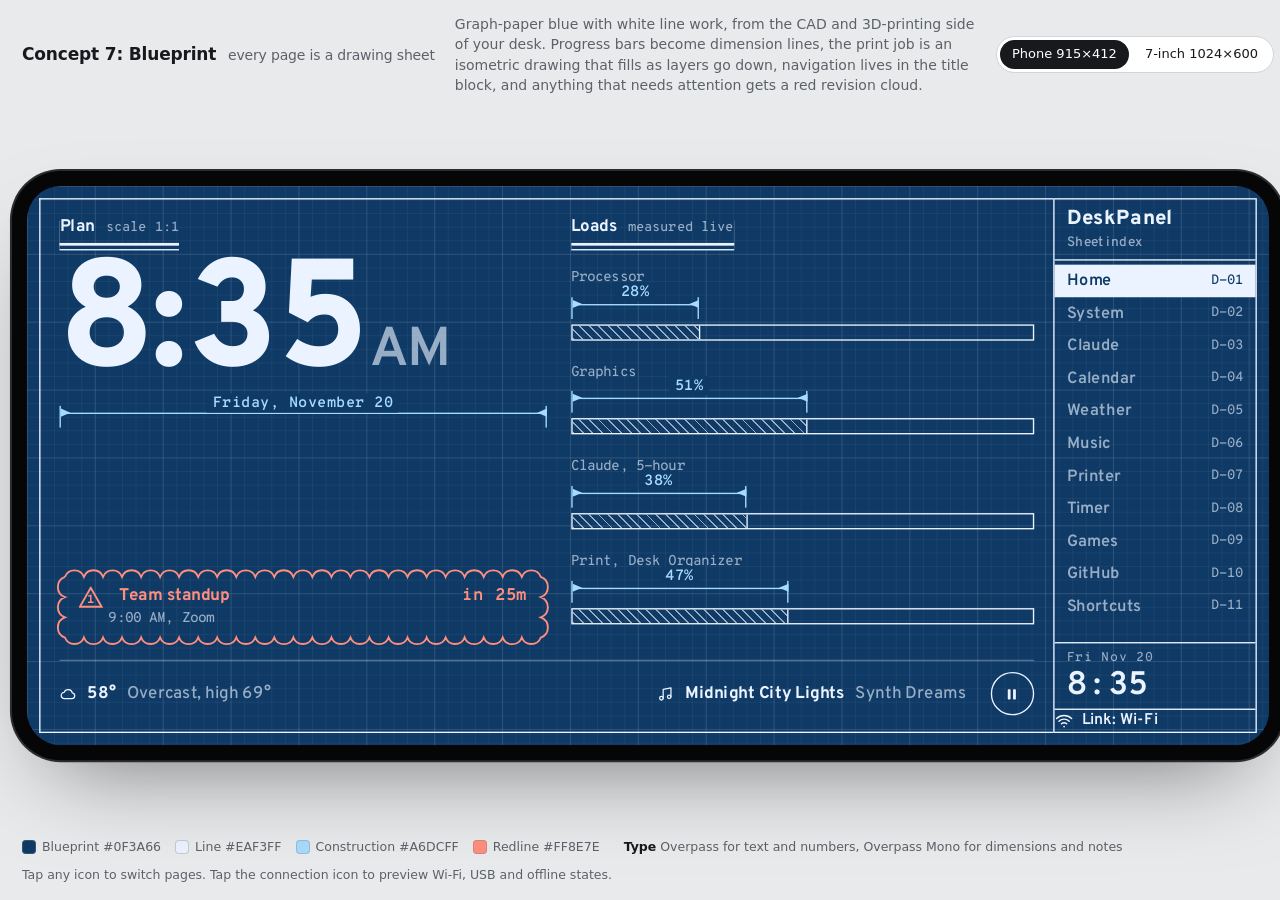
<file: screens sample/deskpanel-concept-7-blueprint.html>
<!DOCTYPE html>
<html lang="en">
<head>
<meta charset="utf-8">
<meta name="viewport" content="width=device-width, initial-scale=1, viewport-fit=cover">
<title>DeskPanel concept 7: Blueprint</title>
<link rel="preconnect" href="https://fonts.googleapis.com">
<link rel="preconnect" href="https://fonts.gstatic.com" crossorigin>
<link rel="stylesheet" href="https://fonts.googleapis.com/css2?family=Overpass:wght@400..800&family=Overpass+Mono:wght@400..700&display=swap">
<style>
/* ---------- Page chrome (outside the device) ---------- */
:root {
  --pg-bg: #E9EAEC; --pg-ink: #18191C; --pg-muted: #5D6168; --pg-line: #D2D4D8; --pg-chip: #FFFFFF; --pg-chip-on: #18191C; --pg-chip-on-ink: #FFFFFF;
  color-scheme: light;
  box-sizing: border-box; padding-top: env(safe-area-inset-top, 0px); padding-bottom: env(safe-area-inset-bottom, 0px);
}
@media (prefers-color-scheme: dark) {
  :root:not([data-theme="light"]) { --pg-bg: #141518; --pg-ink: #ECEDEF; --pg-muted: #9A9EA6; --pg-line: #2A2C31; --pg-chip: #1E2024; --pg-chip-on: #ECEDEF; --pg-chip-on-ink: #141518; color-scheme: dark; }
}
:root[data-theme="dark"] { --pg-bg: #141518; --pg-ink: #ECEDEF; --pg-muted: #9A9EA6; --pg-line: #2A2C31; --pg-chip: #1E2024; --pg-chip-on: #ECEDEF; --pg-chip-on-ink: #141518; color-scheme: dark; }
html { height: 100%; }
body { margin: 0; min-height: 100%; height: 100dvh; display: grid; grid-template-rows: auto minmax(0, 1fr) auto; background: var(--pg-bg); color: var(--pg-ink);
  font: 14px/1.45 system-ui, -apple-system, "Segoe UI", Roboto, sans-serif; }
.pg-head { display: flex; flex-wrap: wrap; align-items: center; gap: 8px 20px; padding: 14px 22px 4px; }
.pg-head h1 { margin: 0; font-size: 17px; font-weight: 650; letter-spacing: -.01em; }
.pg-head h1 small { font-weight: 450; color: var(--pg-muted); margin-left: 6px; font-size: 14px; }
.pg-head p { margin: 0; color: var(--pg-muted); max-width: 70ch; flex: 1 1 340px; }
.pg-sizes { display: flex; gap: 4px; padding: 3px; border: 1px solid var(--pg-line); border-radius: 999px; background: var(--pg-chip); }
.pg-sizes button { font: inherit; font-size: 13px; border: 0; border-radius: 999px; padding: 5px 12px; background: transparent; color: var(--pg-ink); cursor: pointer; }
.pg-sizes button[aria-pressed="true"] { background: var(--pg-chip-on); color: var(--pg-chip-on-ink); }
.pg-sizes button:focus-visible { outline: 2px solid var(--pg-ink); outline-offset: 2px; }
#stage { display: flex; align-items: center; justify-content: center; min-height: 0; padding: 6px 12px; }
#device-wrap { position: relative; flex: none; }
#device { position: absolute; left: 0; top: 0; transform-origin: 0 0; padding: 11px; border-radius: 36px; background: #060607;
  box-shadow: 0 0 0 1.5px #2C2D31, 0 30px 70px -30px rgba(0,0,0,.55); }
.pg-foot { display: flex; flex-wrap: wrap; align-items: center; gap: 10px 24px; padding: 6px 22px 16px; color: var(--pg-muted); font-size: 12.5px; }
.pg-foot .sw { display: inline-flex; align-items: center; gap: 6px; }
.pg-foot .sw i { width: 14px; height: 14px; border-radius: 4px; display: inline-block; box-shadow: inset 0 0 0 1px rgba(127,127,127,.35); }
.pg-foot .swatches { display: flex; flex-wrap: wrap; gap: 6px 14px; }
.pg-foot b { color: var(--pg-ink); font-weight: 600; }

/* ---------- Device screen base (shared by all concepts) ---------- */
#screen { position: relative; overflow: hidden; border-radius: 25px; isolation: isolate; -webkit-font-smoothing: antialiased; }
#screen *, #screen *::before, #screen *::after { box-sizing: border-box; }
:where(#screen) button { font: inherit; color: inherit; background: none; border: 0; padding: 0; margin: 0; cursor: pointer; text-align: inherit; }
:where(#screen) [role="button"] { cursor: pointer; }
:where(#screen) :is(h1, h2, h3, p) { margin: 0; }
:where(#screen) .ic { width: 1em; height: 1em; flex: none; display: block; }
:where(#screen) .art { display: block; width: 100%; height: 100%; }
:where(#screen) .num { font-variant-numeric: tabular-nums; }
:where(#screen) .offline-banner { display: none; position: absolute; z-index: 20; }
:where(#screen[data-conn="off"]) .offline-banner { display: block; }
:where(#screen) .toast { position: absolute; z-index: 30; left: 50%; bottom: 16px; transform: translate(-50%, 0); white-space: nowrap; animation: toastIn .22s ease-out; }
:where(#screen) .toast.out { opacity: 0; transform: translate(-50%, 6px); transition: opacity .3s, transform .3s; }
@keyframes toastIn { from { opacity: 0; transform: translate(-50%, 8px); } }
@media (prefers-reduced-motion: reduce) { #screen *, #screen *::before, #screen *::after { transition: none !important; animation: none !important; } }

/* ---------- Concept styles ---------- */
/* Concept 7 — Blueprint: every page is a drawing sheet. Graph-paper blue, white line work,
   dimension lines instead of progress bars, a title block for navigation, red markup for what needs attention. */
.blueprint {
  --bp: #0F3A66; --ln: #EAF3FF; --ln2: rgba(234,243,255,.62); --ln3: rgba(234,243,255,.3); --cy: #A6DCFF; --red: #FF8E7E; --focus: #fff;
  --hatch: repeating-linear-gradient(45deg, var(--ln2) 0 1px, transparent 1px 5px);
  --hatch2: repeating-linear-gradient(-45deg, var(--cy) 0 1.2px, transparent 1.2px 4px);
  background:
    linear-gradient(rgba(255,255,255,.045) 1px, transparent 1px) 0 0 / 10px 10px,
    linear-gradient(90deg, rgba(255,255,255,.045) 1px, transparent 1px) 0 0 / 10px 10px,
    linear-gradient(rgba(255,255,255,.085) 1px, transparent 1px) 0 0 / 50px 50px,
    linear-gradient(90deg, rgba(255,255,255,.085) 1px, transparent 1px) 0 0 / 50px 50px, var(--bp);
  color: var(--ln); font: 500 12.5px/1.35 "Overpass", system-ui, sans-serif;
}
.blueprint .bw { display: grid; grid-template-columns: 1fr 150px; height: 100%; padding: 9px; }
.blueprint .sheet { border: 1.5px solid var(--ln); border-right: 0; min-width: 0; min-height: 0; position: relative; }
.blueprint .mono { font-family: "Overpass Mono", ui-monospace, monospace; font-variant-numeric: tabular-nums; }
.blueprint .mu { color: var(--ln2); } .blueprint .cy { color: var(--cy); } .blueprint .rd { color: var(--red); }

/* Title block (navigation) */
.blueprint .tb { border: 1.5px solid var(--ln); display: flex; flex-direction: column; min-height: 0; }
.blueprint .tb > div { border-bottom: 1px solid var(--ln); padding: 5px 9px; }
.blueprint .tb .proj { font-weight: 800; font-size: 15px; letter-spacing: .01em; }
.blueprint .tb .proj small { display: block; font-weight: 500; font-size: 10px; color: var(--ln2); letter-spacing: .02em; }
.blueprint .tb .idx { padding: 3px 0; flex: 1; display: flex; flex-direction: column; min-height: 0; }
.blueprint .tb .idx button { flex: 1; max-height: 24px; display: flex; align-items: center; justify-content: space-between; padding: 0 9px; font-weight: 600; font-size: 12px; color: var(--ln2); }
.blueprint .tb .idx button span { font: 500 10px "Overpass Mono"; }
.blueprint .tb .idx button:hover { color: var(--ln); }
.blueprint .tb .idx button[aria-current="page"] { background: var(--ln); color: var(--bp); }
.blueprint .tb .when { text-align: left; }
.blueprint .tb .when .t { font: 700 24px/1 "Overpass Mono"; margin-top: 2px; }
.blueprint .tb .lnk { border: 0; display: flex; align-items: center; gap: 6px; font-weight: 600; font-size: 11.5px; text-align: left; }
.blueprint .tb .lnk .ic { font-size: 14px; }
.blueprint .tb .lbl { font: 500 9.5px "Overpass Mono"; color: var(--ln2); letter-spacing: .04em; display: block; }

/* Sheet content */
.blueprint .view { position: absolute; inset: 0; padding: 12px 14px; overflow: auto; scrollbar-width: none; }
.blueprint .g { display: grid; gap: 12px 18px; height: 100%; min-height: 0; }
.blueprint .dwg { display: flex; flex-direction: column; min-width: 0; min-height: 0; position: relative; }
.blueprint .dt { display: inline-flex; align-items: baseline; gap: 8px; align-self: flex-start; font-weight: 700; font-size: 12.5px; padding-bottom: 3px; margin-bottom: 8px; border-bottom: 2.5px solid var(--ln); box-shadow: 0 2.5px 0 var(--bp), 0 3.5px 0 var(--ln); }
.blueprint .dt small { font: 500 10px "Overpass Mono"; color: var(--ln2); }
.blueprint .big { font-weight: 800; letter-spacing: -.02em; line-height: .86; font-variant-numeric: tabular-nums; }
.blueprint .big small { font-size: .36em; font-weight: 600; letter-spacing: 0; margin-left: 3px; color: var(--ln2); }
.blueprint .row { display: flex; align-items: center; gap: 8px; }
.blueprint .sp { flex: 1; }
.blueprint .ell { white-space: nowrap; overflow: hidden; text-overflow: ellipsis; }
.blueprint .note { font: 500 10.5px/1.5 "Overpass Mono"; color: var(--ln2); }
.blueprint svg { display: block; overflow: visible; }
.blueprint svg text { font-family: "Overpass Mono", monospace; }

/* Dimension bar: a hatched part with a dimension line measuring the filled length */
.blueprint .dim { position: relative; height: 36px; flex: none; }
.blueprint .dim .part { position: absolute; left: 0; right: 0; bottom: 0; height: 12px; border: 1.2px solid var(--ln); }
.blueprint .dim .part i { position: absolute; inset: 0 auto 0 0; width: calc(var(--p, 0) * 100%); background: var(--hatch); border-right: 1.2px solid var(--ln); transition: width .6s; }
.blueprint .dim .dl { position: absolute; left: 0; top: 4px; height: 16px; width: calc(var(--p, 0) * 100%); border-left: 1px solid var(--cy); border-right: 1px solid var(--cy); transition: width .6s; }
.blueprint .dim .dl::before { content: ""; position: absolute; left: 0; right: 0; top: 5px; border-top: 1px solid var(--cy); }
.blueprint .dim .dl::after { content: ""; position: absolute; left: 0; top: 2px; border: 3.5px solid transparent; border-left: 7px solid var(--cy); border-right: 0; transform: none; }
.blueprint .dim .dl b { position: absolute; right: -1px; top: 2px; border: 3.5px solid transparent; border-right: 7px solid var(--cy); border-left: 0; }
.blueprint .dim .v { position: absolute; top: -7px; left: calc(var(--p, 0) * 50%); transform: translateX(-50%); background: var(--bp); padding: 0 4px; font: 600 11px "Overpass Mono"; color: var(--cy); white-space: nowrap; transition: left .6s; }
.blueprint .dim.red .part i { background: repeating-linear-gradient(45deg, var(--red) 0 1px, transparent 1px 5px); }

/* Tables (schedules, bill of materials) */
.blueprint .tbl { width: 100%; border-collapse: collapse; font-size: 12.5px; }
.blueprint .tbl th { text-align: left; font: 600 10px "Overpass Mono"; color: var(--ln2); letter-spacing: .04em; border-bottom: 1.5px solid var(--ln); padding: 0 8px 4px 0; }
.blueprint .tbl td { border-bottom: 1px solid var(--ln3); padding: 5px 8px 5px 0; white-space: nowrap; }
.blueprint .tbl .r { text-align: right; padding-right: 0; }
.blueprint .tbl tr.nx td { color: var(--red); }
.blueprint .tbl tr.past td { color: var(--ln3); }

/* Buttons: drafting outline */
.blueprint .btn { display: inline-flex; align-items: center; justify-content: center; gap: 7px; height: 34px; padding: 0 16px; border: 1.5px solid var(--ln); font-weight: 700; font-size: 12.5px; position: relative; }
.blueprint .btn::before, .blueprint .btn::after { content: ""; position: absolute; width: 6px; height: 6px; border: 1.5px solid var(--cy); }
.blueprint .btn::before { left: -5px; top: -5px; border-right: 0; border-bottom: 0; }
.blueprint .btn::after { right: -5px; bottom: -5px; border-left: 0; border-top: 0; }
.blueprint .btn:active, .blueprint .btn[aria-pressed="true"] { background: var(--ln); color: var(--bp); }
.blueprint .btn[disabled] { opacity: .6; }
.blueprint .btn .ic { font-size: 16px; }
.blueprint .bub { width: 46px; height: 46px; border-radius: 50%; border: 1.5px solid var(--ln); display: grid; place-items: center; font-size: 17px; }
.blueprint .bub.main { width: 62px; height: 62px; font-size: 22px; background: var(--ln); color: var(--bp); }
.blueprint .tabs { display: flex; gap: 10px; }
.blueprint .tabs .btn { height: 26px; padding: 0 10px; font-size: 11.5px; }

/* Charts */
.blueprint .chart { flex: 1; min-height: 40px; }
.blueprint .chart svg { width: 100%; height: 100%; }
.blueprint .cloudw { position: relative; padding: 10px 14px; }
.blueprint .cloudw > .cl { position: absolute; inset: 0; pointer-events: none; }
.blueprint .cloudw > .cl svg { width: 100%; height: 100%; }
.blueprint .tri { display: inline-grid; place-items: center; width: 18px; height: 16px; font: 700 9px "Overpass Mono"; color: var(--red); background: no-repeat center / 100% 100% url("data:image/svg+xml,%3Csvg xmlns='http://www.w3.org/2000/svg' viewBox='0 0 18 16'%3E%3Cpath d='M9 1 17 15H1z' fill='none' stroke='%23FF8E7E' stroke-width='1.4'/%3E%3C/svg%3E"); padding-top: 4px; margin-right: 4px; }

/* Line art frame with drafting center marks */
.blueprint .frame { position: relative; border: 1.5px solid var(--ln); }
.blueprint .frame::before, .blueprint .frame::after { content: ""; position: absolute; background: var(--cy); }
.blueprint .frame::before { left: 50%; top: -8px; bottom: -8px; width: 1px; opacity: .5; background: repeating-linear-gradient(var(--cy) 0 8px, transparent 8px 11px, var(--cy) 11px 13px, transparent 13px 16px); }
.blueprint .frame::after { top: 50%; left: -8px; right: -8px; height: 1px; opacity: .5; background: repeating-linear-gradient(90deg, var(--cy) 0 8px, transparent 8px 11px, var(--cy) 11px 13px, transparent 13px 16px); }

/* Shortcuts: detail bubbles */
.blueprint .sc { grid-template-columns: repeat(4, 1fr); grid-template-rows: 1fr 1fr; gap: 6px; }
.blueprint .det { display: flex; flex-direction: column; align-items: center; justify-content: center; gap: 0; position: relative; font-weight: 700; font-size: 13px; }
.blueprint .det .c { width: 86px; height: 86px; border-radius: 50%; border: 1.5px solid var(--ln); display: grid; grid-template-rows: 1fr 1fr; overflow: hidden; margin-bottom: 8px; }
.blueprint .det .c > span { display: grid; place-items: center; }
.blueprint .det .c > span + span { border-top: 1.5px solid var(--ln); font: 600 11px "Overpass Mono"; color: var(--ln2); }
.blueprint .det .c .ic { font-size: 26px; margin-top: 6px; }
.blueprint .det:hover .c { background: rgba(234,243,255,.06); }
.blueprint .det:active .c { background: var(--ln); color: var(--bp); }
.blueprint .det.on { color: var(--red); }
.blueprint .det.on .c { border-color: var(--red); }
.blueprint .det.on .c > span + span { border-color: var(--red); color: var(--red); }

/* Offline + toast */
.blueprint .offline-banner { top: 16px; left: 22px; right: 172px; padding: 7px 12px; border: 1.5px solid var(--red); background: var(--bp); color: var(--red); font-size: 12px; }
.blueprint .offline-banner strong { color: var(--red); }
.blueprint[data-conn="off"] .view { opacity: .5; }
.blueprint .toast { left: calc(50% - 75px); padding: 7px 14px; border: 1.5px solid var(--ln); background: var(--bp); color: var(--ln); font: 600 12px "Overpass Mono"; }

</style>
</head>
<body>
<header class="pg-head">
  <h1>Concept 7: Blueprint <small>every page is a drawing sheet</small></h1>
  <p>Graph-paper blue with white line work, from the CAD and 3D-printing side of your desk. Progress bars become dimension lines, the print job is an isometric drawing that fills as layers go down, navigation lives in the title block, and anything that needs attention gets a red revision cloud.</p>
  <div class="pg-sizes" role="group" aria-label="Screen size">
    <button type="button" data-size="phone" aria-pressed="true">Phone 915×412</button>
    <button type="button" data-size="seven" aria-pressed="false">7-inch 1024×600</button>
  </div>
</header>
<div id="stage"><div id="device-wrap"><div id="device"><div id="screen" class="blueprint"></div></div></div></div>
<footer class="pg-foot">
  <div class="swatches"><span class="sw"><i style="background:#0F3A66"></i>Blueprint #0F3A66</span><span class="sw"><i style="background:#EAF3FF"></i>Line #EAF3FF</span><span class="sw"><i style="background:#A6DCFF"></i>Construction #A6DCFF</span><span class="sw"><i style="background:#FF8E7E"></i>Redline #FF8E7E</span></div>
  <span><b>Type</b> Overpass for text and numbers, Overpass Mono for dimensions and notes</span>
  <span>Tap any icon to switch pages. Tap the connection icon to preview Wi‑Fi, USB and offline states.</span>
</footer>
<script>
/* ============================================================
   DeskPanel concept — shared core
   Mock data, simulated clock, icons, chart helpers and the
   app shell (navigation, live bindings, actions, scaling).
   Every concept file uses this same core; only the
   frame/nav/page renderers and CSS differ.
   ============================================================ */
(() => {
'use strict';

/* ---------- Simulated clock (fixed scene: Fri Nov 20, 8:35 AM) ---------- */
const T0 = Date.now();
const START = new Date(2026, 10, 20, 8, 35, 0);
const now = () => new Date(START.getTime() + (Date.now() - T0));
const DAY = ['Sunday','Monday','Tuesday','Wednesday','Thursday','Friday','Saturday'];
const DAY3 = DAY.map(d => d.slice(0, 3));
const MONTH = ['January','February','March','April','May','June','July','August','September','October','November','December'];
const MON3 = MONTH.map(m => m.slice(0, 3));
const pad = n => String(n).padStart(2, '0');
const clock = d => (d.getHours() % 12 || 12) + ':' + pad(d.getMinutes());
const ampm = d => d.getHours() < 12 ? 'AM' : 'PM';
const dur = min => { min = Math.max(0, Math.round(min)); const h = Math.floor(min / 60), m = min % 60; return h ? `${h}h ${m}m` : `${m}m`; };
const ms = s => { s = Math.max(0, Math.round(s)); return Math.floor(s / 60) + ':' + pad(s % 60); };
const clamp = (v, a, b) => Math.min(b, Math.max(a, v));
function rng(seed) { return () => (seed = (seed * 16807) % 2147483647) / 2147483647; }
const R = rng(42);

/* ---------- Mock data ---------- */
const hist = (n, base, amp, f) => Array.from({ length: n }, (_, i) => base + amp * Math.sin(i / f) + (R() - .5) * amp * .5);

const D = {
  sys: {
    cpu: 30, gpu: 48, gpuTemp: 52, ram: 18.4, ramTotal: 32, vram: 6.2, vramTotal: 12,
    down: 1.8, up: 220, cpuName: 'Ryzen 7 7800X3D', gpuName: 'GeForce RTX 4070', disk: 58,
    cpuHist: hist(60, 30, 6, 4), gpuHist: hist(60, 48, 7, 5)
  },
  net: {
    latency: 17, jitter: 2.1, loss: 0, uptime: '3d 5h', lastDrop: '3 days ago',
    today: 3.2, month: 412.0, dl: 942, ul: 38, ping: 9, tested: '2h ago', nowDl: 15.1, nowUl: 1.8,
    latHist: Array.from({ length: 120 }, (_, i) => 16 + R() * 3 + (i === 40 || i === 96 ? 14 : 0))
  },
  claude: {
    five: 38, fiveReset: 132, week: 61, weekReset: 'Sat 2:01 PM',
    tokens: '48.2M', output: '182K', messages: 214, lastHour: '6.1M',
    days: [28.4, 6.9, 21.5, 55.3, 43.1, 62.0, 48.2],
    models: [['Opus', 31.0], ['Sonnet', 15.1], ['Haiku', 2.1]]
  },
  cal: {
    today: [
      { start: '9:00 AM', end: '9:15 AM', mins: 540, title: 'Team standup', where: 'Zoom', cal: 'Work', color: '#5AA9FF' },
      { start: '12:30 PM', end: '1:30 PM', mins: 750, title: 'Lunch with Sam', where: 'Corner Cafe', cal: 'Personal', color: '#C18CFF' },
      { start: '4:00 PM', end: '4:45 PM', mins: 960, title: 'Design review', where: 'Google Meet', cal: 'Work', color: '#5AA9FF' }
    ],
    later: [
      { day: 'Saturday', start: '10:00 AM', title: 'Filament pickup', where: 'Maker Supply Co.', cal: 'Personal', color: '#C18CFF' },
      { day: 'Monday', start: '9:00 AM', title: 'Team standup', where: 'Zoom', cal: 'Work', color: '#5AA9FF' },
      { day: 'Tuesday', start: '7:30 PM', title: 'Game night', where: 'Discord', cal: 'Personal', color: '#C18CFF' }
    ]
  },
  wx: {
    city: 'Charlotte', temp: 58, cond: 'Overcast', icon: 'cloud', feels: 53, humidity: 53, wind: 5, updated: '8:30 AM',
    hours: [['Now', 58, 'cloud'], ['9 AM', 59, 'cloud'], ['10 AM', 61, 'cloud'], ['11 AM', 63, 'partly'], ['12 PM', 65, 'partly'],
      ['1 PM', 67, 'sun'], ['2 PM', 68, 'sun'], ['3 PM', 69, 'sun'], ['4 PM', 67, 'partly'], ['5 PM', 64, 'cloud'], ['6 PM', 61, 'cloud'], ['7 PM', 57, 'cloud']],
    days: [['Today', 'cloud', 69, 40, 0], ['Sat', 'rain', 61, 48, 63], ['Sun', 'rain', 57, 54, 54], ['Mon', 'rain', 68, 56, 38], ['Tue', 'cloud', 62, 50, 0], ['Wed', 'rain', 50, 43, 46]]
  },
  tracks: [
    { title: 'Midnight City Lights', artist: 'Synth Dreams', album: 'Neon Skyline', len: 241, hue: 262 },
    { title: 'Low Tide Radio', artist: 'Harbor Static', album: 'Salt & Signal', len: 214, hue: 196 },
    { title: 'Paper Planets', artist: 'Juno Vale', album: 'Orbit Season', len: 192, hue: 28 },
    { title: 'Afterglow Freeway', artist: 'The Night Shift', album: 'Overpass', len: 265, hue: 330 }
  ],
  printer: {
    name: 'X1 Carbon', model: 'X1C', status: 'Printing', job: 'Desk_Organizer', speed: 'Standard',
    pct: 47, left: 48, layer: 112, layers: 240, nozzle: 220, nozzleT: 220, bed: 55, bedT: 55, chamber: 34,
    ams: [{ c: '#F1F1EE', t: 'PLA', n: 'White' }, { c: '#1D1E21', t: 'PLA', n: 'Black' }, { c: '#F5A623', t: 'PETG', n: 'Amber', active: true }, { c: '#3B82F6', t: 'PLA', n: 'Blue' }]
  },
  games: {
    now: { title: 'Starfall Tactics', hue: 252, session: 48, total: 128, friends: 2 },
    recent: [['Harbor Lights', 41, 205], ['Iron Orchard', 16, 95], ['Neon Drift', 12, 318], ['Frostline', 5.0, 205], ['Ember Keep', 75, 20]]
  },
  gh: {
    total: '1,033', commits: 120, private: 907, issues: 1, streak: 5, longest: 10, best: 75, bestDay: 'Nov 16',
    week: [0, 75, 68, 48, 58, 32, 0], lastWeek: [0, 28, 14, 20, 24, 10, 5], weekTotal: 281, delta: 180,
    repos: [['pixel-garden', 222], ['tide-engine', 201], ['deskpanel', 111], ['lumen-notes', 88]]
  },
  shortcuts: [
    { id: 'mic', label: 'Mute mic', icon: 'mic' }, { id: 'sound', label: 'Mute sound', icon: 'speaker' },
    { id: 'voldown', label: 'Volume down', icon: 'volDown' }, { id: 'volup', label: 'Volume up', icon: 'volUp' },
    { id: 'shot', label: 'Screenshot', icon: 'shot' }, { id: 'term', label: 'Terminal', icon: 'terminal' },
    { id: 'dl', label: 'Downloads', icon: 'folder' }, { id: 'lock', label: 'Lock PC', icon: 'lock' }
  ],
  timerModes: [{ id: 'focus', label: 'Focus', min: 25 }, { id: 'short', label: 'Short break', min: 5 }, { id: 'long', label: 'Long break', min: 15 }]
};

/* 7-day labels ending today, GitHub heatmap (53 weeks ending this week) */
(() => {
  const t = START;
  D.claude.labels = D.claude.days.map((_, i) => i === 6 ? 'Today' : DAY3[(t.getDay() - 6 + i + 7) % 7]);
  const sat = new Date(t); sat.setDate(t.getDate() + (6 - t.getDay()));
  const first = new Date(sat); first.setDate(sat.getDate() - 53 * 7 + 1);
  const busy = { 5: .6, 6: .75, 7: .5, 9: .55, 10: .8, 11: .85, 1: .35, 2: .3, 3: .15, 4: .35, 8: .45, 0: .3 };
  const r = rng(7); const weeks = []; const months = [];
  for (let w = 0; w < 53; w++) {
    const col = [];
    for (let d = 0; d < 7; d++) {
      const day = new Date(first); day.setDate(first.getDate() + w * 7 + d);
      if (day > t) { col.push(null); continue; }
      const p = busy[day.getMonth()] * (d === 0 || d === 6 ? .5 : 1);
      col.push(r() < p ? Math.ceil(r() ** 2 * 22) : 0);
    }
    const ws = new Date(first); ws.setDate(first.getDate() + w * 7);
    const prev = new Date(ws); prev.setDate(ws.getDate() - 7);
    if (w > 0 && ws.getMonth() !== prev.getMonth() && w < 52) months.push({ i: w, label: MON3[ws.getMonth()] });
    weeks.push(col);
  }
  weeks[52] = D.gh.week.map((v, i) => i > t.getDay() ? null : v);
  weeks[51] = D.gh.lastWeek.slice();
  D.gh.weeks = weeks; D.gh.months = months;
})();

/* ---------- Live state ---------- */
const S = {
  page: 'home', sysTab: 'pc', conn: 'wifi', size: 'phone',
  track: 0, pos: 75, playing: true,
  mic: false, sound: false, vol: 40,
  tMode: 'focus', tLeft: 25 * 60, tRun: false, sessions: 2,
  st: { running: false, p: 0, dl: 942, ul: 38, ping: 9, when: '2h ago' },
  lastSync: null
};

/* ---------- Icons (24px, stroke = currentColor) ---------- */
const P = {
  home: '<path d="M3.5 10.5 12 3.5l8.5 7V20a.5.5 0 0 1-.5.5h-5v-6H9v6H4a.5.5 0 0 1-.5-.5z"/>',
  system: '<path d="M3 16.5 8 11l4 3.5 4.5-6.5 4.5 4"/><path d="M3 20.5h18"/>',
  claude: '<path d="M12 3v18M3 12h18M5.6 5.6l12.8 12.8M18.4 5.6 5.6 18.4"/>',
  calendar: '<rect x="3.5" y="5" width="17" height="15.5" rx="2"/><path d="M3.5 10h17M8 3v4M16 3v4"/>',
  weather: '<circle cx="12" cy="12" r="4"/><path d="M12 2.5v2M12 19.5v2M2.5 12h2M19.5 12h2M5.3 5.3l1.4 1.4M17.3 17.3l1.4 1.4M5.3 18.7l1.4-1.4M17.3 6.7l1.4-1.4"/>',
  music: '<path d="M9 18V5.5l11-2V16"/><circle cx="6.5" cy="18" r="2.5"/><circle cx="17.5" cy="16" r="2.5"/>',
  printer: '<path d="M12 2.8 3.8 7.3v9.4l8.2 4.5 8.2-4.5V7.3z"/><path d="M3.8 7.3 12 11.8l8.2-4.5M12 11.8v9.4"/>',
  timer: '<circle cx="12" cy="13.5" r="7.5"/><path d="M12 9.5v4l2.5 2M9.5 2.5h5"/>',
  games: '<path d="M7 7.5h10a4.5 4.5 0 0 1 4.5 4.5v2.5a3 3 0 0 1-5.4 1.8L15 15h-6l-1.1 1.3a3 3 0 0 1-5.4-1.8V12A4.5 4.5 0 0 1 7 7.5z"/><path d="M7.5 10.5v3.5M5.75 12.25h3.5"/><circle cx="16" cy="11" r=".9" fill="currentColor" stroke="none"/><circle cx="18" cy="13.2" r=".9" fill="currentColor" stroke="none"/>',
  github: '<circle cx="12" cy="12" r="3.5"/><path d="M2.5 12h6M15.5 12h6"/>',
  shortcuts: '<rect x="3.5" y="3.5" width="7" height="7" rx="1.5"/><rect x="13.5" y="3.5" width="7" height="7" rx="1.5"/><rect x="3.5" y="13.5" width="7" height="7" rx="1.5"/><rect x="13.5" y="13.5" width="7" height="7" rx="1.5"/>',
  monitor: '<rect x="2.5" y="4" width="19" height="12.5" rx="2"/><path d="M8.5 20.5h7M12 16.5v4"/>',
  wifi: '<path d="M2.5 9a14 14 0 0 1 19 0M5.5 12.5a9.5 9.5 0 0 1 13 0M8.7 15.8a5 5 0 0 1 6.6 0"/><circle cx="12" cy="19.3" r="1.1" fill="currentColor" stroke="none"/>',
  usb: '<path d="M9 2.5v4.5M15 2.5v4.5M6.5 7h11v4a5.5 5.5 0 0 1-11 0zM12 16.5v5"/>',
  off: '<path d="M2.5 9a14 14 0 0 1 4.2-2.8M10.5 5.6A14 14 0 0 1 21.5 9M8.7 15.8a5 5 0 0 1 6.6 0M3 3l18 18"/>',
  cloud: '<path d="M7 18.5h10.5a4 4 0 0 0 .6-7.95A6 6 0 0 0 6.6 9.7 4.4 4.4 0 0 0 7 18.5z"/>',
  partly: '<path d="M9.5 6.5V4.5M4.4 8.6l-1.4-1.4M14.6 8.6 16 7.2M3.5 13.5h-1"/><path d="M6.4 12.3a3.8 3.8 0 0 1 6.9-2.8"/><path d="M9 20h9a3.3 3.3 0 0 0 .5-6.55A5 5 0 0 0 8.8 12.7 3.7 3.7 0 0 0 9 20z"/>',
  sun: '<circle cx="12" cy="12" r="4"/><path d="M12 2.5v2M12 19.5v2M2.5 12h2M19.5 12h2M5.3 5.3l1.4 1.4M17.3 17.3l1.4 1.4M5.3 18.7l1.4-1.4M17.3 6.7l1.4-1.4"/>',
  rain: '<path d="M7 15h10.5a3.6 3.6 0 0 0 .5-7.15A5.5 5.5 0 0 0 7.4 7.2 3.9 3.9 0 0 0 7 15z"/><path d="M8.5 18l-1 2.5M12.5 18l-1 2.5M16.5 18l-1 2.5"/>',
  mic: '<rect x="9" y="3" width="6" height="11" rx="3"/><path d="M5.5 11a6.5 6.5 0 0 0 13 0M12 17.5v3.5"/>',
  micOff: '<path d="M15 10V6a3 3 0 0 0-5.7-1.3M9 9v2a3 3 0 0 0 4.9 2.3M5.5 11a6.5 6.5 0 0 0 10.9 4.8M18.5 11c0 .7-.1 1.4-.3 2M12 17.5v3.5M3.5 3.5l17 17"/>',
  speaker: '<path d="M4 9.5h3.5L12 5.5v13l-4.5-4H4z"/><path d="M15.5 9.5a3.5 3.5 0 0 1 0 5M18 7a7 7 0 0 1 0 10"/>',
  speakerOff: '<path d="M4 9.5h3.5L12 5.5v13l-4.5-4H4z"/><path d="M15.5 9.5l5 5M20.5 9.5l-5 5"/>',
  volDown: '<path d="M4 9.5h3.5L12 5.5v13l-4.5-4H4z"/><path d="M15.5 12h5"/>',
  volUp: '<path d="M4 9.5h3.5L12 5.5v13l-4.5-4H4z"/><path d="M15.5 12h5M18 9.5v5"/>',
  shot: '<path d="M4 8.5V5.5a1 1 0 0 1 1-1h3M16 4.5h3a1 1 0 0 1 1 1v3M20 15.5v3a1 1 0 0 1-1 1h-3M8 19.5H5a1 1 0 0 1-1-1v-3"/><circle cx="12" cy="12" r="2.5"/>',
  terminal: '<rect x="2.5" y="4" width="19" height="16" rx="2"/><path d="M7 9.5l2.8 2.5L7 14.5M12.5 15h4.5"/>',
  folder: '<path d="M3 6.5a1 1 0 0 1 1-1h5l2 2.2h9a1 1 0 0 1 1 1V18a1 1 0 0 1-1 1H4a1 1 0 0 1-1-1z"/>',
  lock: '<rect x="4.5" y="10.5" width="15" height="10" rx="2"/><path d="M8 10.5V7.5a4 4 0 0 1 8 0v3"/>',
  play: '<path d="M8 5.2v13.6L19 12z" fill="currentColor"/>',
  pause: '<rect x="6.5" y="5" width="3.8" height="14" rx="1" fill="currentColor" stroke="none"/><rect x="13.7" y="5" width="3.8" height="14" rx="1" fill="currentColor" stroke="none"/>',
  prev: '<path d="M6 5.5v13"/><path d="M18.5 5.5 9 12l9.5 6.5z" fill="currentColor"/>',
  next: '<path d="M18 5.5v13"/><path d="M5.5 5.5 15 12l-9.5 6.5z" fill="currentColor"/>',
  reset: '<path d="M4 12a8 8 0 1 0 2.6-5.9L4 8.5M4 3.5v5h5"/>',
  flame: '<path d="M12 3s5 4.3 5 9.3a5 5 0 0 1-10 0c0-2.8 2-3.9 2.3-6.3C10.8 7.3 12 3 12 3z"/>',
  bed: '<path d="M12 4 2.5 8.5 12 13l9.5-4.5zM2.5 13 12 17.5l9.5-4.5"/>',
  thermo: '<path d="M10 14.3V5a2 2 0 0 1 4 0v9.3a4 4 0 1 1-4 0z"/>',
  down: '<path d="M12 4.5v15M6.5 14l5.5 5.5 5.5-5.5"/>',
  up: '<path d="M12 19.5v-15M6.5 10 12 4.5l5.5 5.5"/>',
  drop: '<path d="M12 3.5s6 6.3 6 10.5a6 6 0 0 1-12 0c0-4.2 6-10.5 6-10.5z"/>',
  wind: '<path d="M3 8.5h10.5a2.5 2.5 0 1 0-2.5-2.5M3 12.5h15a2.5 2.5 0 1 1-2.5 2.5M3 16.5h7"/>',
  users: '<circle cx="9" cy="8.5" r="3.2"/><path d="M3 19.5a6 6 0 0 1 12 0M15.5 5.6a3.2 3.2 0 0 1 0 5.8M17.5 14a6 6 0 0 1 3.5 5.5"/>',
  clock: '<circle cx="12" cy="12" r="8.5"/><path d="M12 7.5V12l3 2"/>',
  pin: '<path d="M12 21s6.5-6 6.5-11a6.5 6.5 0 0 0-13 0c0 5 6.5 11 6.5 11z"/><circle cx="12" cy="10" r="2.3"/>'
};
const icon = (n, cls = '') => `<svg class="ic ${cls}" viewBox="0 0 24 24" fill="none" stroke="currentColor" stroke-width="1.8" stroke-linecap="round" stroke-linejoin="round" aria-hidden="true">${P[n] || ''}</svg>`;

/* ---------- Generated cover art: sun over layered hills ---------- */
let uid = 0;
function art(hue, seed = 1, opts = {}) {
  const id = 'a' + (++uid), W = opts.w || 100, k = W / 100;
  const sx = (28 + (seed * 37) % 44) * k, sy = 30 + (seed * 13) % 14;
  const sat = opts.sat ?? 58;
  return `<svg class="art" viewBox="0 0 ${W} 100" preserveAspectRatio="xMidYMid slice" aria-hidden="true">
    <defs><linearGradient id="${id}" x1="0" y1="0" x2="0" y2="1">
      <stop offset="0" stop-color="hsl(${hue} ${sat}% 20%)"/><stop offset="1" stop-color="hsl(${hue + 18} ${sat + 8}% 44%)"/></linearGradient></defs>
    <rect width="${W}" height="100" fill="url(#${id})"/>
    <circle cx="${sx}" cy="${sy}" r="15" fill="hsl(44 96% 82%)"/>
    <g transform="scale(${k} 1)"><path d="M0 64 C 22 55 42 70 66 60 S 100 56 100 56 V100 H0z" fill="hsl(${hue + 6} ${sat - 10}% 30%)"/>
    <path d="M0 78 C 28 70 58 86 100 72 V100 H0z" fill="hsl(${hue} ${sat}% 15%)"/></g></svg>`;
}

/* ---------- Chart helpers ---------- */
function linePath(vals, w, h, lo, hi, pad = 2) {
  const n = vals.length, dx = w / (n - 1);
  const y = v => pad + (h - 2 * pad) * (1 - (clamp(v, lo, hi) - lo) / (hi - lo));
  let d = `M0 ${y(vals[0]).toFixed(1)}`;
  for (let i = 1; i < n; i++) {
    const x0 = (i - 1) * dx, x1 = i * dx, xm = (x0 + x1) / 2;
    d += ` C${xm.toFixed(1)} ${y(vals[i - 1]).toFixed(1)} ${xm.toFixed(1)} ${y(vals[i]).toFixed(1)} ${x1.toFixed(1)} ${y(vals[i]).toFixed(1)}`;
  }
  return d;
}
function stepPath(vals, w, h, lo, hi) {
  const n = vals.length, dx = w / n;
  const y = v => (h * (1 - (clamp(v, lo, hi) - lo) / (hi - lo))).toFixed(1);
  let d = `M0 ${y(vals[0])}`;
  vals.forEach((v, i) => { d += ` H${(i * dx).toFixed(1)} V${y(v)}`; });
  return d + ` H${w}`;
}
function arc(cx, cy, r, a0, a1) {
  const p = a => [cx + r * Math.cos((a - 90) * Math.PI / 180), cy + r * Math.sin((a - 90) * Math.PI / 180)];
  const [x0, y0] = p(a0), [x1, y1] = p(a1);
  return `M${x0.toFixed(2)} ${y0.toFixed(2)} A${r} ${r} 0 ${a1 - a0 > 180 ? 1 : 0} 1 ${x1.toFixed(2)} ${y1.toFixed(2)}`;
}
const size = el => [Math.max(10, el.clientWidth), Math.max(10, el.clientHeight)];

/* ---------- Derived values ---------- */
const nowMin = () => { const d = now(); return d.getHours() * 60 + d.getMinutes() + d.getSeconds() / 60; };
const nextEvent = () => D.cal.today.find(e => e.mins > nowMin()) || null;
const elapsedMin = () => (now() - START) / 60000;
const printerPct = () => clamp(D.printer.pct + elapsedMin() / D.printer.left * (100 - D.printer.pct), 0, 100);
const printerLeft = () => Math.max(0, D.printer.left - elapsedMin());
const doneAt = () => clock(new Date(now().getTime() + printerLeft() * 60000)) + ' ' + ampm(new Date(now().getTime() + printerLeft() * 60000));
const track = () => D.tracks[S.track];
const tMode = () => D.timerModes.find(m => m.id === S.tMode);
const usageLevel = p => p < 50 ? 'ok' : p < 80 ? 'warn' : 'bad';

/* ---------- Bindings: [data-b] text, [data-p] --p (0–1), [data-arc] dash offset ---------- */
const B = {
  clock: () => clock(now()), ampm: () => ampm(now()),
  date: () => { const d = now(); return `${DAY[d.getDay()]}, ${MONTH[d.getMonth()]} ${d.getDate()}`; },
  dateShort: () => { const d = now(); return `${DAY3[d.getDay()]} ${MON3[d.getMonth()]} ${d.getDate()}`; },
  cpu: () => Math.round(D.sys.cpu), gpu: () => Math.round(D.sys.gpu), gpuTemp: () => Math.round(D.sys.gpuTemp),
  ram: () => D.sys.ram.toFixed(1), ramPct: () => Math.round(D.sys.ram / D.sys.ramTotal * 100),
  vram: () => D.sys.vram.toFixed(1), vramPct: () => Math.round(D.sys.vram / D.sys.vramTotal * 100),
  down: () => D.sys.down.toFixed(1), up: () => Math.round(D.sys.up),
  latency: () => Math.round(D.net.latency), jitter: () => D.net.jitter.toFixed(1),
  nowDl: () => D.net.nowDl.toFixed(1), nowUl: () => D.net.nowUl.toFixed(1),
  stDl: () => S.st.running ? Math.round(S.st.dl) : D.net.dl, stUl: () => S.st.running ? Math.round(S.st.ul) : D.net.ul,
  stPing: () => S.st.ping, stWhen: () => S.st.running ? 'Testing now' : 'Tested ' + S.st.when,
  stBtn: () => S.st.running ? 'Testing…' : 'Run test',
  fiveReset: () => dur(D.claude.fiveReset - elapsedMin()),
  nextTitle: () => nextEvent()?.title || 'Nothing else today',
  nextIn: () => { const e = nextEvent(); if (!e) return 'Free until tomorrow'; const m = e.mins - nowMin(); return m < 1 ? 'Starting now' : `in ${dur(m)}`; },
  nextWhen: () => { const e = nextEvent(); return e ? `${e.start}, ${e.where}` : ''; },
  prPct: () => Math.floor(printerPct()), prLeft: () => dur(printerLeft()), prDone: () => doneAt(),
  prLayer: () => Math.min(D.printer.layers, Math.round(D.printer.layer + (printerPct() - D.printer.pct) / 100 * D.printer.layers)),
  trTitle: () => track().title, trArtist: () => track().artist, trAlbum: () => track().album,
  trPos: () => ms(S.pos), trLen: () => ms(track().len), trLeft: () => '-' + ms(track().len - S.pos),
  timer: () => ms(S.tLeft), tLabel: () => S.tRun ? 'Pause' : (S.tLeft < tMode().min * 60 ? 'Resume' : 'Start'),
  conn: () => ({ wifi: 'Wi‑Fi', usb: 'USB', off: 'Offline' }[S.conn]),
  connLong: () => ({ wifi: 'Laptop on Wi‑Fi', usb: 'Laptop on USB', off: 'Laptop offline' }[S.conn]),
  vol: () => S.vol, gameSession: () => dur(D.games.now.session + elapsedMin())
};
const PB = {
  cpu: () => D.sys.cpu / 100, gpu: () => D.sys.gpu / 100, ram: () => D.sys.ram / D.sys.ramTotal, vram: () => D.sys.vram / D.sys.vramTotal,
  disk: () => D.sys.disk / 100, five: () => D.claude.five / 100, week: () => D.claude.week / 100,
  printer: () => printerPct() / 100, music: () => S.pos / track().len, timer: () => 1 - S.tLeft / (tMode().min * 60),
  st: () => S.st.running ? S.st.p : 1, vol: () => S.vol / 100, latency: () => D.net.latency / 50,
  sessions: () => S.sessions / 4
};

/* ---------- Shell ---------- */
let theme, screen, view, nav;
const SIZES = { phone: [915, 412], seven: [1024, 600] };

function refresh(root = screen) {
  root.querySelectorAll('[data-b]').forEach(el => { const f = B[el.dataset.b]; if (f) { const v = String(f()); if (el.textContent !== v) el.textContent = v; } });
  root.querySelectorAll('[data-p]').forEach(el => { const f = PB[el.dataset.p]; if (f) el.style.setProperty('--p', clamp(f(), 0, 1).toFixed(4)); });
  root.querySelectorAll('[data-arc]').forEach(el => { const f = PB[el.dataset.arc]; if (f) { const p = clamp(f(), 0, 1); el.style.strokeDashoffset = (100 - p * 100).toFixed(2); el.style.opacity = p < .004 ? 0 : 1; } });
  root.querySelectorAll('[data-c]').forEach(el => { const f = theme.charts?.[el.dataset.c]; if (f && el.clientWidth) el.innerHTML = f(el); });
  theme.refresh?.();
}
function render() {
  screen.dataset.page = S.page; screen.dataset.conn = S.conn;
  nav.innerHTML = theme.nav();
  view.innerHTML = theme.pages[S.page]();
  requestAnimationFrame(() => refresh());
  refresh();
}
function go(p) { S.page = p; render(); view.scrollTop = 0; }

function toast(msg) {
  screen.querySelector('.toast')?.remove();
  const t = document.createElement('div'); t.className = 'toast'; t.setAttribute('role', 'status'); t.textContent = msg;
  screen.appendChild(t); setTimeout(() => t.classList.add('out'), 1900); setTimeout(() => t.remove(), 2400);
}

function speedtest() {
  if (S.st.running || S.conn === 'off') return;
  S.st = { ...S.st, running: true, p: 0, dl: 0, ul: 0 }; render();
  const iv = setInterval(() => {
    S.st.p = Math.min(1, S.st.p + 0.03);
    S.st.dl = S.st.p < .6 ? 920 * Math.min(1, S.st.p / .3) + (Math.random() - .5) * 60 : 936;
    S.st.ul = S.st.p < .6 ? 0 : 38 * Math.min(1, (S.st.p - .6) / .25) + (Math.random() - .5) * 4;
    if (S.st.p >= 1) { clearInterval(iv); D.net.dl = 936; D.net.ul = 39; S.st = { running: false, p: 1, dl: 936, ul: 39, ping: 8, when: 'just now' }; render(); toast('Speed test finished: 936 down, 39 up'); return; }
    refresh();
  }, 120);
}

const A = {
  go: v => go(v),
  tab: v => { S.sysTab = v; render(); },
  play: () => { S.playing = !S.playing; render(); },
  next: () => { S.track = (S.track + 1) % D.tracks.length; S.pos = 0; render(); },
  prev: () => { if (S.pos > 5) S.pos = 0; else { S.track = (S.track - 1 + D.tracks.length) % D.tracks.length; S.pos = 0; } render(); },
  seek: (v, e, el) => { const r = el.getBoundingClientRect(); S.pos = Math.round(clamp((e.clientX - r.left) / r.width, 0, 1) * track().len); refresh(); },
  tStart: () => { S.tRun = !S.tRun; render(); },
  tReset: () => { S.tRun = false; S.tLeft = tMode().min * 60; render(); },
  tMode: v => { S.tMode = v; S.tRun = false; S.tLeft = tMode().min * 60; render(); },
  speed: () => speedtest(),
  game: v => toast(`Launching ${v} on your laptop`),
  conn: () => { S.conn = { wifi: 'usb', usb: 'off', off: 'wifi' }[S.conn]; if (S.conn === 'off') S.lastSync = clock(now()) + ' ' + ampm(now()); render(); toast({ wifi: 'Connected over Wi‑Fi', usb: 'Connected over USB', off: 'Laptop disconnected' }[S.conn]); },
  sc: v => {
    if (S.conn === 'off') { toast('Connect your laptop to use shortcuts'); return; }
    const m = {
      mic: () => { S.mic = !S.mic; return S.mic ? 'Microphone muted' : 'Microphone on'; },
      sound: () => { S.sound = !S.sound; return S.sound ? 'Sound muted' : 'Sound on'; },
      voldown: () => { S.vol = Math.max(0, S.vol - 10); S.sound = false; return `Volume ${S.vol}%`; },
      volup: () => { S.vol = Math.min(100, S.vol + 10); S.sound = false; return `Volume ${S.vol}%`; },
      shot: () => 'Screenshot saved to Pictures', term: () => 'Terminal opened', dl: () => 'Downloads opened', lock: () => 'Laptop locked'
    };
    const msg = m[v](); render(); toast(msg);
  }
};

function tick() {
  const live = S.conn !== 'off';
  if (live) {
    const s = D.sys, w = (v, a, lo, hi) => clamp(v + (Math.random() - .5) * a, lo, hi);
    s.cpu = w(s.cpu, 9, 12, 72); s.gpu = w(s.gpu, 8, 30, 80); s.gpuTemp = clamp(44 + s.gpu * .2 + (Math.random() - .5), 40, 70);
    s.ram = w(s.ram, .2, 17.6, 19.6); s.vram = w(s.vram, .1, 5.8, 6.8); s.down = w(s.down, .6, .2, 4.2); s.up = w(s.up, 60, 60, 480);
    s.cpuHist.push(s.cpu); s.cpuHist.shift(); s.gpuHist.push(s.gpu); s.gpuHist.shift();
    const n = D.net; n.latency = Math.random() < .03 ? 30 + Math.random() * 10 : 15 + Math.random() * 4; n.jitter = w(n.jitter, .3, 1.2, 3.4);
    n.latHist.push(n.latency); n.latHist.shift(); n.nowDl = w(n.nowDl, 3, 4, 28); n.nowUl = w(n.nowUl, .5, .4, 4);
    if (S.playing) { S.pos++; if (S.pos >= track().len) { S.track = (S.track + 1) % D.tracks.length; S.pos = 0; render(); } }
  }
  if (S.tRun) { S.tLeft--; if (S.tLeft <= 0) { S.tRun = false; S.sessions = Math.min(4, S.sessions + (S.tMode === 'focus' ? 1 : 0)); S.tLeft = tMode().min * 60; render(); toast(`${tMode().label} finished`); } }
  refresh();
}

function fit() {
  const dev = document.getElementById('device'), wrap = document.getElementById('device-wrap'), stage = document.getElementById('stage');
  const [w, h] = SIZES[S.size];
  screen.style.width = w + 'px'; screen.style.height = h + 'px';
  const bezel = 22;
  const sc = Math.min((stage.clientWidth - 16) / (w + bezel), (stage.clientHeight - 16) / (h + bezel), 1.6);
  dev.style.transform = `scale(${sc})`;
  wrap.style.width = (w + bezel) * sc + 'px'; wrap.style.height = (h + bezel) * sc + 'px';
}

function boot(t) {
  theme = t;
  screen = document.getElementById('screen');
  screen.innerHTML = t.frame() + `<div class="offline-banner" role="status"><strong>Laptop not connected.</strong> <span>Showing the last data received. Plug in the USB cable or check that both devices are on the same Wi‑Fi.</span></div>`;
  view = screen.querySelector('#view'); nav = screen.querySelector('#nav');
  screen.addEventListener('click', e => {
    const el = e.target.closest('[data-act]'); if (!el || !screen.contains(el)) return;
    A[el.dataset.act]?.(el.dataset.v, e, el);
  });
  screen.addEventListener('keydown', e => {
    const el = e.target.closest('[role="button"][data-act]');
    if (el && (e.key === 'Enter' || e.key === ' ')) { e.preventDefault(); A[el.dataset.act]?.(el.dataset.v, e, el); }
  });
  document.querySelectorAll('[data-size]').forEach(b => b.addEventListener('click', () => {
    S.size = b.dataset.size; document.querySelectorAll('[data-size]').forEach(x => x.setAttribute('aria-pressed', x === b)); fit(); render();
  }));
  render(); fit();
  addEventListener('resize', () => { fit(); refresh(); });
  setInterval(tick, 1000);
  document.fonts?.ready.then(() => refresh());
}

window.DP = { D, S, B, PB, A, icon, art, linePath, stepPath, arc, size, clamp, dur, ms, clock, ampm, now, nextEvent, printerPct, printerLeft, track, tMode, usageLevel, toast, render, refresh, boot, DAY, DAY3, MONTH, MON3, START };
})();

</script>
<script>
(() => {
const { D, S, icon, linePath, size, clamp, track, tMode, nextEvent, now, printerPct } = DP;
const PAGES = [['home', 'Home'], ['system', 'System'], ['claude', 'Claude'], ['calendar', 'Calendar'], ['weather', 'Weather'], ['music', 'Music'],
  ['printer', 'Printer'], ['timer', 'Timer'], ['games', 'Games'], ['github', 'GitHub'], ['shortcuts', 'Shortcuts']];
const LN = '#EAF3FF', LN2 = 'rgba(234,243,255,.62)', LN3 = 'rgba(234,243,255,.3)', CY = '#A6DCFF', RED = '#FF8E7E', BP = '#0F3A66';
let pid = 0;
const pats = id => `<defs><pattern id="${id}a" width="5" height="5" patternUnits="userSpaceOnUse" patternTransform="rotate(45)"><line x1="0" y1="0" x2="0" y2="5" stroke="${LN2}" stroke-width="1"/></pattern>
  <pattern id="${id}b" width="4" height="4" patternUnits="userSpaceOnUse" patternTransform="rotate(-45)"><line x1="0" y1="0" x2="0" y2="4" stroke="${CY}" stroke-width="1"/></pattern></defs>`;

/* Line drawing of the cover scene: sun and hills in outline, with construction lines */
function lineArt(seed = 1, W = 100) {
  const k = W / 100, sx = (30 + (seed * 37) % 40) * k, sy = 34 + (seed * 13) % 10;
  return `<svg class="art" viewBox="0 0 ${W} 100" preserveAspectRatio="xMidYMid meet" aria-hidden="true">
    <circle cx="${sx}" cy="${sy}" r="15" fill="none" stroke="${LN}" stroke-width="1.2"/><circle cx="${sx}" cy="${sy}" r="1.2" fill="${CY}"/>
    <line x1="${sx - 22}" x2="${sx + 22}" y1="${sy}" y2="${sy}" stroke="${CY}" stroke-width=".5" stroke-dasharray="4 2 1 2"/><line x1="${sx}" x2="${sx}" y1="${sy - 22}" y2="${sy + 22}" stroke="${CY}" stroke-width=".5" stroke-dasharray="4 2 1 2"/>
    <text x="${sx + 12}" y="${sy - 13}" font-size="4.5" fill="${CY}">R15</text>
    <g transform="scale(${k} 1)" vector-effect="non-scaling-stroke"><path d="M0 64 C 22 55 42 70 66 60 S 100 56 100 56" fill="none" stroke="${LN}" stroke-width="1.2" vector-effect="non-scaling-stroke"/>
    <path d="M0 78 C 28 70 58 86 100 72" fill="none" stroke="${LN}" stroke-width="1.2" vector-effect="non-scaling-stroke"/><line x1="0" x2="100" y1="92" y2="92" stroke="${LN2}" stroke-width=".8" vector-effect="non-scaling-stroke"/></g></svg>`;
}

const dim = (p, label, cls = '', st = '') => `<div class="dim ${cls}" ${p ? `data-p="${p}"` : ''} style="${st}"><div class="part"><i></i></div><div class="dl"><b></b></div><span class="v">${label}</span></div>`;
const dwg = (title, inner, st = '', sub = '') => `<div class="dwg" style="${st}"><div class="dt">${title}${sub ? `<small>${sub}</small>` : ''}</div>${inner}</div>`;
const cloud = inner => `<div class="cloudw"><div class="cl" data-c="cloud"></div>${inner}</div>`;

const pages = {
  home: () => {
    const n = nextEvent(), t = track();
    return `<div class="g" style="grid-template-columns:1.05fr 1fr;grid-template-rows:1fr auto">
      ${dwg('Plan', `<div class="big" style="font-size:112px;margin-top:4px"><span data-b="clock"></span><small data-b="ampm"></small></div>
        <div class="dim" style="--p:1;margin-top:10px;height:22px"><div class="dl" style="top:0"><b></b></div><span class="v" style="top:-9px" data-b="date"></span></div>
        <div style="margin-top:auto">${cloud(`<div class="row"><span class="tri">1</span><b class="rd" data-b="nextTitle"></b><span class="sp"></span><b class="rd mono" data-b="nextIn"></b></div><div class="note" style="margin-left:22px">${n ? n.start + ', ' + n.where : 'Nothing else today'}</div>`)}</div>`, '', 'scale 1:1')}
      ${dwg('Loads', `<div style="display:grid;gap:16px;margin-top:8px">${[['Processor', 'cpu', '<span data-b="cpu"></span>%'], ['Graphics', 'gpu', '<span data-b="gpu"></span>%'], ['Claude, 5-hour', 'five', D.claude.five + '%'], ['Print, ' + D.printer.job, 'printer', '<span data-b="prPct"></span>%']].map(([l, p, v]) =>
        `<div><div class="note" style="margin-bottom:2px">${l}</div>${dim(p, v)}</div>`).join('')}</div>`, '', 'measured live')}
      <div class="row" style="grid-column:1/-1;gap:18px;border-top:1px solid var(--ln3);padding-top:8px">
        <span class="row" role="button" tabindex="0" data-act="go" data-v="weather">${icon('cloud')}<b>${D.wx.temp}°</b><span class="mu">${D.wx.cond}, high ${D.wx.days[0][2]}°</span></span>
        <span class="sp"></span><span class="row" style="min-width:0">${icon('music')}<b class="ell" data-b="trTitle"></b><span class="mu ell" data-b="trArtist"></span></span>
        <button class="bub" style="width:32px;height:32px;font-size:13px" data-act="play" aria-label="${S.playing ? 'Pause' : 'Play'}">${icon(S.playing ? 'pause' : 'play')}</button></div>
    </div>`;
  },

  system: () => {
    const tabs = `<div class="tabs" style="position:absolute;right:0;top:0"><button class="btn" data-act="tab" data-v="pc" aria-pressed="${S.sysTab === 'pc'}">Laptop</button><button class="btn" data-act="tab" data-v="net" aria-pressed="${S.sysTab === 'net'}">Internet</button></div>`;
    if (S.sysTab === 'pc') {
      const s = D.sys;
      return `<div class="g" style="grid-template-columns:1fr 1.15fr">
        ${dwg('Load elevation', `<div style="display:grid;gap:14px;margin-top:4px">${[['Processor', 'cpu', 'cpu', '8 cores, 16 threads'], ['Graphics', 'gpu', 'gpu', '<span data-b="gpuTemp"></span>°C'], ['Memory', 'ram', 'ramPct', `<span data-b="ram"></span> of ${s.ramTotal} GB`], ['Video memory', 'vram', 'vramPct', `<span data-b="vram"></span> of ${s.vramTotal} GB`]].map(([l, p, b, sub]) =>
          `<div><div class="row" style="margin-bottom:2px"><b>${l}</b><span class="note">${sub}</span></div>${dim(p, `<span data-b="${b}"></span>%`)}</div>`).join('')}</div>`, '', 'percent of capacity')}
        ${dwg('Load over time', `${tabs}<div class="chart" data-c="cpugpu"></div><div class="note" style="margin-top:8px">1. ${s.cpuName} with ${s.gpuName}.<br>2. Disk ${s.disk}% used. Network <span data-b="down"></span> MB/s down, <span data-b="up"></span> KB/s up.</div>`, '', 'last 60 s')}
      </div>`;
    }
    const n = D.net;
    return `<div class="g" style="grid-template-columns:1fr 1.15fr;grid-template-rows:auto 1fr">
      ${dwg('Latency', `<div class="row" style="align-items:flex-end"><span class="big" style="font-size:76px"><span data-b="latency"></span><small>ms</small></span><span class="sp"></span><span class="note" style="text-align:right">jitter <span data-b="jitter"></span> ms<br>loss ${n.loss}%</span></div>${dim('latency', '0 to 50 ms', '', 'margin-top:12px')}`)}
      ${dwg('Connection', `${tabs}<table class="tbl"><tbody><tr><td>Status</td><td class="r ${S.conn === 'off' ? 'rd' : 'cy'}"><b>${S.conn === 'off' ? 'Unknown' : 'Online'}</b></td></tr><tr><td>Uptime</td><td class="r mono">${n.uptime}</td></tr><tr><td>Last drop</td><td class="r mono">${n.lastDrop}</td></tr><tr><td>Used today / month</td><td class="r mono">${n.today} / ${n.month.toFixed(0)} GB</td></tr></tbody></table>`)}
      ${dwg('Latency over time', `<div class="chart" data-c="lat"></div>`, '', 'last 2 min')}
      ${dwg('Speed test', `<div class="row" style="gap:22px;margin-top:4px"><span class="big" style="font-size:52px"><span data-b="stDl"></span><small>down</small></span><span class="big" style="font-size:52px"><span data-b="stUl"></span><small>up</small></span></div>
        <div class="note" style="margin-top:8px"><span data-b="stWhen"></span>, ping <span data-b="stPing"></span> ms. Now <span data-b="nowDl"></span> / <span data-b="nowUl"></span> Mbps.</div>
        ${S.st.running ? dim('st', 'measuring', '', 'margin-top:10px') : ''}<button class="btn" style="margin-top:auto;align-self:flex-start" data-act="speed" ${S.st.running ? 'disabled' : ''}><span data-b="stBtn"></span></button>`, '', 'Mbps')}
    </div>`;
  },

  claude: () => {
    const c = D.claude;
    return `<div class="g" style="grid-template-columns:1fr 1fr 1fr;grid-template-rows:auto 1fr">
      ${dwg('5-hour limit', `<span class="big" style="font-size:72px">${c.five}<small>%</small></span>${dim('five', 'used', '', 'margin-top:12px')}<div class="note" style="margin-top:6px">resets in <span data-b="fiveReset"></span></div>`)}
      ${dwg('Weekly limit', `<span class="big" style="font-size:72px">${c.week}<small>%</small></span>${dim('week', 'used', c.week > 80 ? 'red' : '', 'margin-top:12px')}<div class="note" style="margin-top:6px">resets ${c.weekReset}</div>`)}
      ${dwg('Today', `<table class="tbl"><tbody>${[['Tokens', c.tokens], ['Output', c.output], ['Messages', c.messages], ['Last hour', c.lastHour]].map(([k, v]) => `<tr><td>${k}</td><td class="r mono">${v}</td></tr>`).join('')}</tbody></table>`, 'grid-column:3;grid-row:1/3')}
      ${dwg('Tokens, last 7 days', `<div class="chart" data-c="days"></div><div class="note" style="margin-top:6px">Today by model: ${c.models.map(([m, v]) => `${m} ${v.toFixed(1)}M`).join(', ')}.</div>`, 'grid-column:1/3;grid-row:2', 'millions')}
    </div>`;
  },

  calendar: () => {
    const n = nextEvent(), nm = now().getHours() * 60 + now().getMinutes();
    return `<div class="g" style="grid-template-columns:1.45fr 1fr;grid-template-rows:1.05fr 1fr">
      ${dwg('Schedule, today', `<div class="chart" data-c="gantt"></div>`, 'grid-column:1/-1', '<span data-b="date"></span>')}
      ${dwg('Today', `<table class="tbl"><thead><tr><th>Start</th><th>Event</th><th>Where</th><th class="r">Starts</th></tr></thead><tbody>${D.cal.today.map(e => `<tr class="${e === n ? 'nx' : e.mins + 45 < nm ? 'past' : ''}"><td class="mono">${e.start}</td><td><b>${e.title}</b></td><td>${e.where}</td><td class="r mono">${e === n ? '<span data-b="nextIn"></span>' : e.mins < nm ? 'done' : 'in ' + DP.dur(e.mins - nm)}</td></tr>`).join('')}</tbody></table>`)}
      ${dwg('Later this week', `<table class="tbl"><tbody>${D.cal.later.map(e => `<tr><td class="mono cy">${e.day.slice(0, 3)}</td><td><b>${e.title}</b></td><td class="r mono">${e.start}</td></tr>`).join('')}</tbody></table>`)}
    </div>`;
  },

  weather: () => {
    const w = D.wx;
    return `<div class="g" style="grid-template-columns:.9fr 1.4fr;grid-template-rows:1fr auto">
      ${dwg(w.city, `<div class="row" style="align-items:flex-start"><span class="big" style="font-size:110px">${w.temp}°</span><span style="font-size:46px;margin-left:auto">${icon(w.icon)}</span></div><div style="font-size:16px;font-weight:700;margin-top:10px">${w.cond}</div>
        <div class="note" style="margin-top:6px">feels like ${w.feels}°<br>humidity ${w.humidity}%<br>wind ${w.wind} mph from the southwest<br>updated ${w.updated}</div>`, '', '°F')}
      ${dwg('Temperature section, next 12 h', `<div class="chart" data-c="temps"></div>`)}
      ${dwg('This week', `<div style="display:grid;grid-template-columns:repeat(6,1fr);text-align:center">${w.days.map(([d, i, h, l, p], k) => `<div style="${k ? 'border-left:1px solid var(--ln3)' : ''};padding:2px 4px"><div class="note">${d}</div><div style="font-size:20px;margin:4px auto;width:20px">${icon(i)}</div><b class="mono">${h}° / ${l}°</b><div class="note cy" style="min-height:16px">${p ? p + '% rain' : ''}</div></div>`).join('')}</div>`, 'grid-column:1/-1')}
    </div>`;
  },

  music: () => {
    const t = track();
    return `<div class="g" style="grid-template-columns:auto 1fr;gap:30px;align-items:center">
      <div class="frame" style="height:min(92%,320px);aspect-ratio:1;margin:8px">${lineArt(S.track + 1)}</div>
      ${dwg('Now playing', `<div class="note">Spotify, album ${t.album}</div><div class="big" style="font-size:38px;line-height:1;margin:8px 0 4px;letter-spacing:-.01em" data-b="trTitle"></div><div style="font-size:16px;font-weight:600" data-b="trArtist"></div>
        <div data-act="seek" role="slider" aria-label="Seek" aria-valuemin="0" aria-valuemax="${t.len}" style="margin-top:26px;cursor:pointer;padding-top:8px">${dim('music', '<span data-b="trPos"></span>')}</div>
        <div class="row note" style="margin-top:4px"><span>0:00</span><span class="sp"></span><span data-b="trLen"></span></div>
        <div class="row" style="gap:14px;margin-top:18px"><button class="bub" data-act="prev" aria-label="Previous track">${icon('prev')}</button><button class="bub main" data-act="play" aria-label="${S.playing ? 'Pause' : 'Play'}">${icon(S.playing ? 'pause' : 'play')}</button><button class="bub" data-act="next" aria-label="Next track">${icon('next')}</button></div>`)}
    </div>`;
  },

  printer: () => {
    const p = D.printer;
    return `<div class="g" style="grid-template-columns:1.3fr 1fr">
      ${dwg(`${p.job}, isometric`, `<div class="chart" data-c="iso"></div>`, '', `${p.name}, ${p.status.toLowerCase()}`)}
      <div class="dwg"><div class="dt">Print status</div><div class="row" style="align-items:flex-end"><span class="big" style="font-size:76px"><span data-b="prPct"></span><small>%</small></span><span class="sp"></span><span class="note" style="text-align:right"><span data-b="prLeft"></span> left<br>done <span data-b="prDone"></span></span></div>
        ${dim('printer', 'layer <span data-b="prLayer"></span>', '', 'margin-top:12px')}
        <table class="tbl" style="margin-top:12px"><thead><tr><th>Heater</th><th class="r">Now</th><th class="r">Target</th></tr></thead><tbody>${[['Nozzle', p.nozzle, p.nozzleT], ['Bed', p.bed, p.bedT], ['Chamber', p.chamber, '']].map(([l, v, tg]) => `<tr><td>${l}</td><td class="r mono">${v}°</td><td class="r mono mu">${tg ? tg + '°' : 'n/a'}</td></tr>`).join('')}</tbody></table>
        <div class="row" style="margin-top:auto;gap:10px">${p.ams.map((a, i) => `<span class="row" style="gap:5px;font-weight:${a.active ? 800 : 500};${a.active ? 'color:var(--red)' : ''}"><i style="width:14px;height:14px;border-radius:50%;background:${a.c};border:1.2px solid ${a.active ? RED : LN}"></i>${a.t}</span>`).join('')}</div>
      </div></div>`;
  },

  timer: () => `<div class="g" style="grid-template-columns:1.4fr 1fr">
      ${dwg(`${tMode().label} timer`, `<div class="chart" data-c="tdial"></div>`, '', `${tMode().min} min`)}
      <div class="dwg"><div class="dt">Mode</div><div style="display:grid;gap:10px;margin:2px 0 0 6px">${D.timerModes.map(m => `<button class="btn" style="justify-content:space-between" data-act="tMode" data-v="${m.id}" aria-pressed="${m.id === S.tMode}">${m.label}<span class="mono">${m.min}:00</span></button>`).join('')}</div>
        <div class="row" style="gap:12px;margin:18px 0 0 6px"><button class="btn" style="flex:1;height:44px;background:var(--ln);color:var(--bp)" data-act="tStart"><span data-b="tLabel"></span></button><button class="bub" data-act="tReset" aria-label="Reset">${icon('reset')}</button></div>
        <div class="note" style="margin-top:auto">${S.sessions} of 4 focus sessions done today.</div></div>
    </div>`,

  games: () => {
    const g = D.games.now;
    return `<div class="g" style="grid-template-columns:1fr 1.2fr;grid-template-rows:auto 1fr">
      <div class="frame" style="height:128px;margin:8px">${lineArt(3, 260)}</div>
      ${dwg('Now playing', `<div class="big" style="font-size:30px">${g.title}</div><table class="tbl" style="margin-top:8px"><tbody><tr><td>This session</td><td class="r mono" data-b="gameSession"></td></tr><tr><td>Total played</td><td class="r mono">${g.total} h</td></tr><tr><td>Friends in game</td><td class="r mono">${g.friends}</td></tr></tbody></table>`)}
      ${dwg('Library, bill of materials', `<table class="tbl"><thead><tr><th>Item</th><th>Title</th><th class="r">Hours</th><th class="r"></th></tr></thead><tbody>${D.games.recent.map(([n, h], i) => `<tr><td class="mono mu">${String(i + 1).padStart(2, '0')}</td><td><b>${n}</b></td><td class="r mono">${h}</td><td class="r" style="width:90px"><button class="btn" style="height:22px;padding:0 10px;font-size:11px" data-act="game" data-v="${n}">Launch</button></td></tr>`).join('')}</tbody></table>`, 'grid-column:1/-1')}
    </div>`;
  },

  github: () => {
    const g = D.gh;
    return `<div class="g" style="grid-template-columns:.8fr 1.1fr 1fr;grid-template-rows:auto 1fr">
      ${dwg('Contributions, last 12 months', `<div data-c="heat"></div>`, 'grid-column:1/-1', `${g.total} total, ${g.commits} commits, ${g.private} private`)}
      ${dwg('Streak', `<span class="big" style="font-size:84px">${g.streak}<small>days</small></span><div class="note" style="margin-top:auto">longest ${g.longest} days<br>best day ${g.best} on ${g.bestDay}</div>`)}
      ${dwg('This week', `<div class="chart" data-c="week"></div>`, '', `${g.weekTotal}, up ${g.delta} on last week`)}
      ${dwg('Top repos', `<table class="tbl"><tbody>${g.repos.map(([r, n]) => `<tr><td><b>${r}</b></td><td class="r mono">${n}</td></tr>`).join('')}</tbody></table>`)}
    </div>`;
  },

  shortcuts: () => `<div class="g sc">${D.shortcuts.map((s, i) => {
    const on = (s.id === 'mic' && S.mic) || (s.id === 'sound' && S.sound);
    const ic = s.id === 'mic' && S.mic ? 'micOff' : s.id === 'sound' && S.sound ? 'speakerOff' : s.icon;
    const label = s.id === 'mic' ? (S.mic ? 'Mic muted' : 'Mute mic') : s.id === 'sound' ? (S.sound ? 'Sound muted' : 'Mute sound') : s.label;
    const sub = { mic: S.mic ? 'muted' : 'live', sound: S.sound ? 'muted' : 'on', voldown: S.vol + '%', volup: S.vol + '%', shot: 'full screen', term: 'new window', dl: 'folder', lock: 'instant' }[s.id];
    return `<button class="det ${on ? 'on' : ''}" data-act="sc" data-v="${s.id}" aria-pressed="${on}"><span class="c"><span>${icon(ic)}</span><span>${sub}</span></span>${label}</button>`;
  }).join('')}</div>`
};

/* ---------- Drawings ---------- */
function axes(w, h, L, B, yt, xt) {
  let s = `<line x1="${L}" x2="${L}" y1="0" y2="${h - B}" stroke="${LN}" stroke-width="1.2"/><line x1="${L}" x2="${w}" y1="${h - B}" y2="${h - B}" stroke="${LN}" stroke-width="1.2"/>`;
  yt.forEach(([v, y]) => { s += `<line x1="${L - 4}" x2="${L}" y1="${y}" y2="${y}" stroke="${LN}"/><text x="${L - 7}" y="${y + 3}" text-anchor="end" font-size="9" fill="${LN2}">${v}</text>`; });
  xt.forEach(([v, x]) => { s += `<line x1="${x}" x2="${x}" y1="${h - B}" y2="${h - B + 4}" stroke="${LN}"/><text x="${x}" y="${h - B + 14}" text-anchor="middle" font-size="9" fill="${LN2}">${v}</text>`; });
  return s;
}
function cloudPath(w, h, r = 7, m = 4) {
  const pts = [[m, m], [w - m, m], [w - m, h - m], [m, h - m], [m, m]];
  let d = `M${m} ${m}`;
  for (let k = 0; k < 4; k++) { const [x0, y0] = pts[k], [x1, y1] = pts[k + 1], len = Math.hypot(x1 - x0, y1 - y0), n = Math.max(1, Math.round(len / (2 * r))), rr = len / n / 2 + .5;
    for (let i = 1; i <= n; i++) d += ` A${rr.toFixed(1)} ${rr.toFixed(1)} 0 0 1 ${(x0 + (x1 - x0) * i / n).toFixed(1)} ${(y0 + (y1 - y0) * i / n).toFixed(1)}`; }
  return d;
}

const charts = {
  cloud: el => { const [w, h] = size(el); return `<svg viewBox="0 0 ${w} ${h}" preserveAspectRatio="none"><path d="${cloudPath(w, h)}" fill="none" stroke="${RED}" stroke-width="1.4"/></svg>`; },
  cpugpu: el => { const [w, h] = size(el), L = 30, B = 18, pw = w - L, ph = h - B;
    const y = v => ph * (1 - v / 100);
    return `<svg viewBox="0 0 ${w} ${h}" role="img" aria-label="Processor and graphics load over the last minute">${axes(w, h, L, B, [[0, y(0)], [50, y(50)], [100, y(100)]], [['-60 s', L], ['-30 s', L + pw / 2], ['now', w]])}
      <line x1="${L}" x2="${w}" y1="${y(50)}" y2="${y(50)}" stroke="${LN3}" stroke-dasharray="6 3 1 3"/>
      <g transform="translate(${L} 0)"><path d="${linePath(D.sys.gpuHist, pw, ph, 0, 100, 0)}" fill="none" stroke="${CY}" stroke-width="1.5" stroke-dasharray="5 3"/><path d="${linePath(D.sys.cpuHist, pw, ph, 0, 100, 0)}" fill="none" stroke="${LN}" stroke-width="1.8"/></g>
      <text x="${w - 4}" y="12" text-anchor="end" font-size="9.5" fill="${LN}">processor ———  graphics - - -</text></svg>`; },
  lat: el => { const [w, h] = size(el), L = 26, B = 16, pw = w - L, ph = h - B;
    return `<svg viewBox="0 0 ${w} ${h}">${axes(w, h, L, B, [[0, ph], [25, ph / 2], [50, 0]], [['-2 m', L], ['now', w]])}<g transform="translate(${L} 0)"><path d="${linePath(D.net.latHist, pw, ph, 0, 50, 0)}" fill="none" stroke="${LN}" stroke-width="1.5"/></g></svg>`; },
  days: el => { const [w, h] = size(el), c = D.claude, mx = 70, L = 26, B = 16, pw = w - L, ph = h - B, bw = pw / 7, id = 'p' + (++pid);
    let s = pats(id) + axes(w, h, L, B, [[0, ph], [35, ph / 2], [70, 0]], []);
    c.days.forEach((v, i) => { const x = L + i * bw + bw * .22, bh = v / mx * ph, y = ph - bh;
      s += `<rect x="${x}" y="${y}" width="${bw * .56}" height="${bh}" fill="url(#${id}${i === 6 ? 'b' : 'a'})" stroke="${i === 6 ? CY : LN}" stroke-width="1.2"/><text x="${x + bw * .28}" y="${y - 5}" text-anchor="middle" font-size="9.5" fill="${i === 6 ? CY : LN}">${v.toFixed(1)}</text><text x="${x + bw * .28}" y="${h - 3}" text-anchor="middle" font-size="9" fill="${LN2}">${c.labels[i]}</text>`; });
    return `<svg viewBox="0 0 ${w} ${h}" role="img" aria-label="Tokens per day for the last 7 days">${s}</svg>`; },
  gantt: el => { const [w, h] = size(el), H0 = 8, H1 = 18, L = 0, X = m => L + (m / 60 - H0) / (H1 - H0) * (w - L), nm = now().getHours() * 60 + now().getMinutes(), n = nextEvent(), id = 'p' + (++pid);
    const len = { 'Team standup': 15, 'Lunch with Sam': 60, 'Design review': 45 };
    let s = pats(id);
    for (let hr = H0; hr <= H1; hr++) { const x = X(hr * 60); s += `<line x1="${x}" x2="${x}" y1="0" y2="${h - 16}" stroke="${LN3}" stroke-width="${hr % 2 ? .6 : 1}"/>${hr % 2 ? '' : `<text x="${x}" y="${h - 3}" text-anchor="middle" font-size="9.5" fill="${LN2}">${hr % 12 || 12}${hr < 12 ? 'a' : 'p'}</text>`}`; }
    D.cal.today.forEach((e, i) => { const x0 = X(e.mins), x1 = Math.max(X(e.mins + (len[e.title] || 30)), x0 + 8), y = 10 + i * ((h - 30) / 3), bh = Math.min(18, (h - 40) / 3), nx = e === n;
      s += `<rect x="${x0}" y="${y}" width="${x1 - x0}" height="${bh}" fill="url(#${id}a)" stroke="${nx ? RED : LN}" stroke-width="1.3"/><text x="${x1 + 6}" y="${y + bh / 2 + 3.5}" font-size="10.5" font-family="Overpass" font-weight="700" fill="${nx ? RED : LN}">${e.title}</text>`; });
    const xn = X(nm); s += `<line x1="${xn}" x2="${xn}" y1="0" y2="${h - 16}" stroke="${RED}" stroke-width="1.3" stroke-dasharray="5 3"/><text x="${xn + 4}" y="9" font-size="9.5" fill="${RED}">now ${DP.clock(now())}</text>`;
    return `<svg viewBox="0 0 ${w} ${h}" role="img" aria-label="Today's schedule">${s}</svg>`; },
  temps: el => { const [w, h] = size(el), hs = D.wx.hours, vals = hs.map(x => x[1]), lo = 50, hi = 75, L = 26, B = 16, pw = w - L - 10, ph = h - B - 14, X = i => L + 5 + i * pw / (hs.length - 1), Y = v => 14 + ph * (1 - (v - lo) / (hi - lo));
    let s = axes(w, h, L, B, [[50, Y(50)], [60, Y(60)], [70, Y(70)]], hs.filter((_, i) => i % 2 === 0).map(([t], k) => [t, X(k * 2)]));
    let d = `M${X(0)} ${Y(vals[0])}`; for (let i = 1; i < vals.length; i++) { const xm = (X(i - 1) + X(i)) / 2; d += ` C${xm} ${Y(vals[i - 1])} ${xm} ${Y(vals[i])} ${X(i)} ${Y(vals[i])}`; }
    s += `<path d="${d}" fill="none" stroke="${LN}" stroke-width="1.6"/>` + hs.map(([t, v], i) => `<circle cx="${X(i)}" cy="${Y(v)}" r="2.4" fill="${BP}" stroke="${LN}" stroke-width="1.2"/>${i % 2 === 0 || v === 69 ? `<text x="${X(i)}" y="${Y(v) - 7}" text-anchor="middle" font-size="9.5" fill="${v === 69 ? CY : LN}">${v}°</text>` : ''}`).join('');
    const xm = X(7), ym = Y(69); s += `<line x1="${xm}" x2="${xm + 30}" y1="${ym}" y2="${ym - 18}" stroke="${CY}" stroke-width=".8"/><text x="${xm + 33}" y="${ym - 18}" font-size="9.5" fill="${CY}">high 69° at 3 PM</text>`;
    return `<svg viewBox="0 0 ${w} ${h}" role="img" aria-label="Temperature for the next 12 hours">${s}</svg>`; },
  iso: el => { const [w, h] = size(el), p = printerPct() / 100, id = 'p' + (++pid);
    const X = 1.5, Y = 1.0, Z = .85, s = Math.min(w / 3.4, h / 2.4), c30 = Math.cos(Math.PI / 6), s30 = .5, ox = w * .38, oy = h * .8;
    const pt = (x, y, z) => [ox + (x - y) * c30 * s, oy + (x + y) * s30 * s - z * s - (X + Y) * s30 * s * .5];
    const poly = (ps, fill, stroke, dash = '', sw = 1.3) => `<path d="M${ps.map(q => q.map(v => v.toFixed(1)).join(' ')).join(' L')}Z" fill="${fill}" stroke="${stroke}" stroke-width="${sw}" ${dash ? `stroke-dasharray="${dash}"` : ''}/>`;
    const zp = Z * p;
    let out = pats(id);
    // full part outline (to be printed), dashed
    out += poly([pt(0, 0, Z), pt(X, 0, Z), pt(X, Y, Z), pt(0, Y, Z)], 'none', LN2, '4 3', 1);
    out += poly([pt(X, 0, 0), pt(X, Y, 0), pt(X, Y, Z), pt(X, 0, Z)], 'none', LN2, '4 3', 1) + poly([pt(0, Y, 0), pt(X, Y, 0), pt(X, Y, Z), pt(0, Y, Z)], 'none', LN2, '4 3', 1);
    // printed portion, hatched
    out += poly([pt(X, 0, 0), pt(X, Y, 0), pt(X, Y, zp), pt(X, 0, zp)], `url(#${id}a)`, LN) + poly([pt(0, Y, 0), pt(X, Y, 0), pt(X, Y, zp), pt(0, Y, zp)], `url(#${id}b)`, LN);
    out += poly([pt(0, 0, zp), pt(X, 0, zp), pt(X, Y, zp), pt(0, Y, zp)], 'rgba(234,243,255,.08)', RED, '', 1.5);
    // inner walls of the organizer (dividers) on the top plane
    out += `<path d="M${pt(X * .5, 0, zp).join(' ')} L${pt(X * .5, Y, zp).join(' ')}" stroke="${RED}" stroke-width="1" stroke-dasharray="3 2"/>`;
    // nozzle
    const [nx, ny] = pt(X * .7, Y * .3, zp); out += `<path d="M${nx} ${ny - 3} l-7 -12 h14z" fill="${BP}" stroke="${LN}" stroke-width="1.3"/><line x1="${nx}" x2="${nx}" y1="${ny - 15}" y2="${ny - 34}" stroke="${LN}" stroke-width="1.3"/>`;
    // callouts
    const call = (ax, ay, tx, ty, text, col = LN) => `<line x1="${ax}" y1="${ay}" x2="${tx}" y2="${ty}" stroke="${col}" stroke-width=".9"/><circle cx="${ax}" cy="${ay}" r="2" fill="${col}"/><text x="${tx + (tx > ax ? 4 : -4)}" y="${ty + 3.5}" font-size="10" text-anchor="${tx > ax ? 'start' : 'end'}" fill="${col}">${text}</text>`;
    const rx = pt(X, 0, 0)[0] + 18;
    const [lx, ly] = pt(X, Y * .5, zp); out += call(lx, ly, Math.min(w - 110, rx), ly + 26, `layer ${Math.round(D.printer.layer + (printerPct() - D.printer.pct) / 100 * D.printer.layers)} of ${D.printer.layers}`, RED);
    out += call(nx, ny - 26, Math.min(w - 110, rx), ny - 52, `nozzle ${D.printer.nozzle}°`);
    const [bx, by] = pt(0, Y, 0); out += call(bx + 8, by - 3, Math.max(64, bx - 18), by + 18, `bed ${D.printer.bed}°`);
    const [tx2, ty2] = pt(0, 0, Z); out += call(tx2, ty2, tx2 - 10, ty2 - 16, 'top of part', CY);
    return `<svg viewBox="0 0 ${w} ${h}" role="img" aria-label="Print progress drawing">${out}</svg>`; },
  tdial: el => { const [w, h] = size(el), cx = w / 2, cy = h / 2 + 2, r = Math.min(w, h) / 2 - 18, tot = tMode().min * 60, frac = 1 - S.tLeft / tot;
    const P = (rad, a) => [cx + rad * Math.sin(a * Math.PI / 180), cy - rad * Math.cos(a * Math.PI / 180)];
    let s = `<circle cx="${cx}" cy="${cy}" r="${r}" fill="none" stroke="${LN}" stroke-width="1.3"/><circle cx="${cx}" cy="${cy}" r="${r - 16}" fill="none" stroke="${LN3}"/>`;
    for (let a = 0; a < 360; a += 6) { const [x0, y0] = P(r, a), [x1, y1] = P(r - (a % 30 ? 5 : 10), a); s += `<line x1="${x0.toFixed(1)}" y1="${y0.toFixed(1)}" x2="${x1.toFixed(1)}" y2="${y1.toFixed(1)}" stroke="${LN}" stroke-width="${a % 30 ? .8 : 1.3}"/>`; if (a % 30 === 0) { const [tx, ty] = P(r + 10, a); s += `<text x="${tx.toFixed(1)}" y="${(ty + 3).toFixed(1)}" text-anchor="middle" font-size="8.5" fill="${LN2}">${a / 6}</text>`; } }
    if (frac > .001) { const [ex, ey] = P(r - 8, frac * 360); s += `<path d="M${cx} ${cy - r + 8} A${r - 8} ${r - 8} 0 ${frac > .5 ? 1 : 0} 1 ${ex.toFixed(1)} ${ey.toFixed(1)}" fill="none" stroke="${CY}" stroke-width="3"/><text x="${cx + 6}" y="${cy - r + 26}" font-size="9" fill="${CY}">${Math.round(frac * 360)}°</text>`; }
    s += `<line x1="${cx - r - 14}" x2="${cx + r + 14}" y1="${cy}" y2="${cy}" stroke="${CY}" stroke-width=".6" stroke-dasharray="8 3 2 3"/><line y1="${cy - r - 14}" y2="${cy + r + 14}" x1="${cx}" x2="${cx}" stroke="${CY}" stroke-width=".6" stroke-dasharray="8 3 2 3"/>`;
    s += `<rect x="${cx - r * .62}" y="${cy - r * .24}" width="${r * 1.24}" height="${r * .48}" fill="${BP}"/><text x="${cx}" y="${cy + r * .17}" text-anchor="middle" font-family="Overpass" font-weight="800" font-size="${Math.round(r * .5)}" fill="${LN}">${DP.ms(S.tLeft)}</text>`;
    return `<svg viewBox="0 0 ${w} ${h}" role="img" aria-label="Timer ${DP.ms(S.tLeft)}">${s}</svg>`; },
  week: el => { const [w, h] = size(el), g = D.gh, mx = 80, td = DP.START.getDay(), B = 16, bw = w / 7, id = 'p' + (++pid);
    let s = pats(id) + `<line x1="0" x2="${w}" y1="${h - B}" y2="${h - B}" stroke="${LN}" stroke-width="1.2"/>`;
    g.week.forEach((v, i) => { const x = i * bw + bw * .2, val = i > td ? 0 : v, bh = val / mx * (h - B - 14), lb = g.lastWeek[i] / mx * (h - B - 14);
      s += `<rect x="${x}" y="${h - B - lb}" width="${bw * .6}" height="${lb}" fill="none" stroke="${LN3}" stroke-dasharray="3 2"/>`;
      if (val) s += `<rect x="${x + bw * .1}" y="${h - B - bh}" width="${bw * .4}" height="${bh}" fill="url(#${id}${i === td ? 'b' : 'a'})" stroke="${i === td ? CY : LN}" stroke-width="1.2"/>`;
      s += `<text x="${x + bw * .3}" y="${h - 3}" text-anchor="middle" font-size="9.5" fill="${i === td ? CY : LN2}">${'SMTWTFS'[i]}</text>`; });
    return `<svg viewBox="0 0 ${w} ${h}" role="img" aria-label="Contributions this week, dashed outlines show last week">${s}</svg>`; },
  heat: el => { const g = D.gh, w = el.clientWidth, lw = 24, cw = (w - lw) / 53, cs = cw - 2.2, top = 13, H = top + 7 * cw;
    const o = v => v === 0 ? 0 : v < 4 ? .25 : v < 10 ? .5 : v < 20 ? .75 : 1;
    let s = g.months.map(m => `<text x="${lw + m.i * cw}" y="9" font-size="9" fill="${LN2}">${m.label}</text>`).join('') + ['Mon', 'Wed', 'Fri'].map((d, i) => `<text x="0" y="${top + (1 + i * 2) * cw + cs * .78}" font-size="8.5" fill="${LN2}">${d}</text>`).join('');
    g.weeks.forEach((c, x) => c.forEach((v, y) => { if (v == null) return; s += `<rect x="${(lw + x * cw).toFixed(1)}" y="${(top + y * cw).toFixed(1)}" width="${cs.toFixed(1)}" height="${cs.toFixed(1)}" fill="${LN}" fill-opacity="${o(v)}" stroke="${LN3}" stroke-width=".6"/>`; }));
    return `<svg viewBox="0 0 ${w} ${H}" style="width:100%;height:auto" role="img" aria-label="Contribution calendar for the last year">${s}</svg>`; }
};

const nav = () => `<div class="proj">DeskPanel<small>Sheet index</small></div><div class="idx">${PAGES.map(([id, l], i) => `<button data-act="go" data-v="${id}" ${S.page === id ? 'aria-current="page"' : ''}>${l}<span>D-${String(i + 1).padStart(2, '0')}</span></button>`).join('')}</div>
  <div class="when"><span class="lbl" data-b="dateShort"></span><div class="t" data-b="clock"></div></div>
  <button class="lnk" data-act="conn" aria-label="Connection status. Tap to preview other states">${icon({ wifi: 'wifi', usb: 'usb', off: 'off' }[S.conn])}<span>Link: <span data-b="conn"></span></span></button>`;

DP.boot({ frame: () => `<div class="bw"><div class="sheet"><main id="view" class="view"></main></div><nav id="nav" class="tb" aria-label="Sheets"></nav></div>`, nav, pages, charts });
})();

</script>
</body>
</html>
</file>
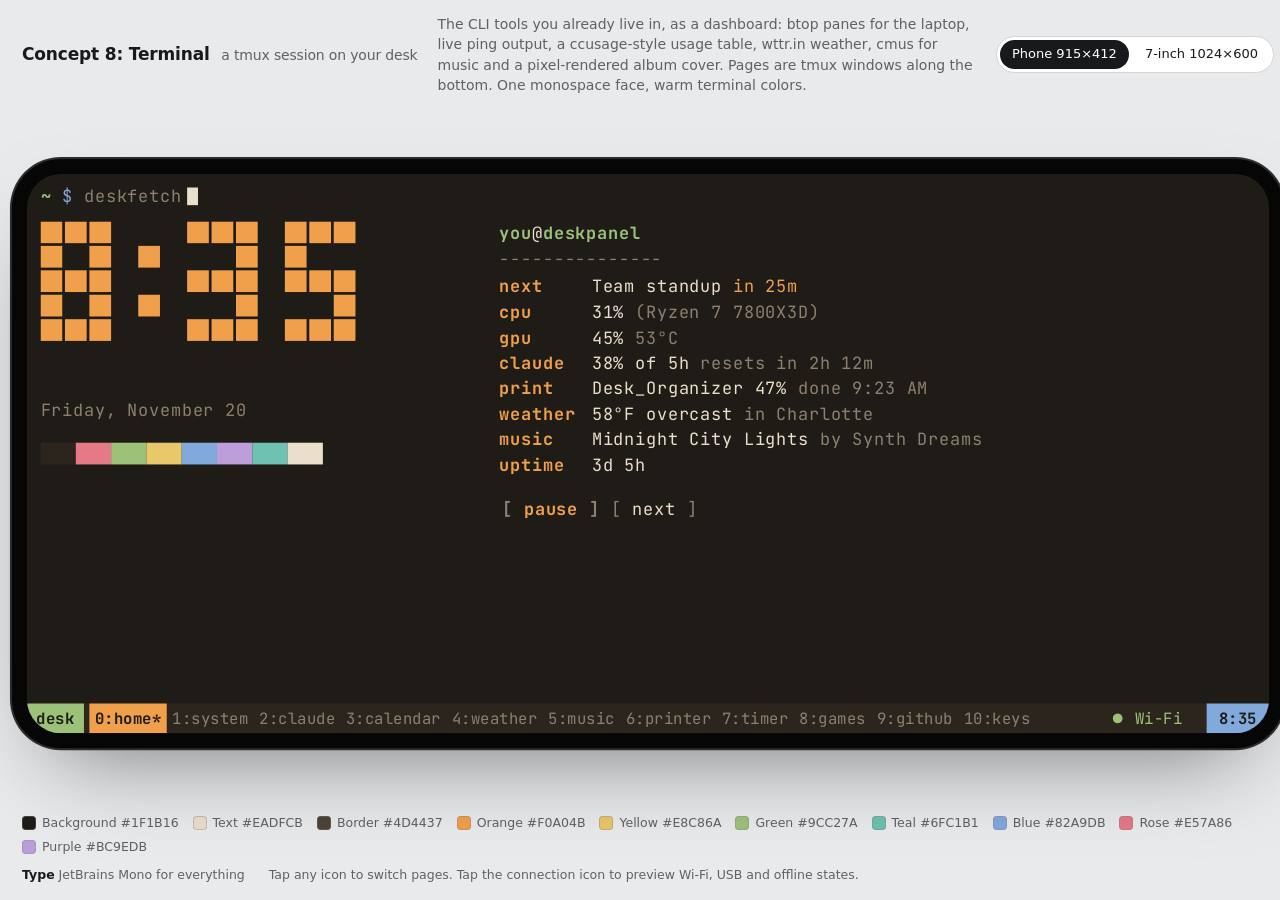
<file: screens sample/deskpanel-concept-8-terminal.html>
<!DOCTYPE html>
<html lang="en">
<head>
<meta charset="utf-8">
<meta name="viewport" content="width=device-width, initial-scale=1, viewport-fit=cover">
<title>DeskPanel concept 8: Terminal</title>
<link rel="preconnect" href="https://fonts.googleapis.com">
<link rel="preconnect" href="https://fonts.gstatic.com" crossorigin>
<link rel="stylesheet" href="https://fonts.googleapis.com/css2?family=JetBrains+Mono:wght@400;700&display=swap">
<style>
/* ---------- Page chrome (outside the device) ---------- */
:root {
  --pg-bg: #E9EAEC; --pg-ink: #18191C; --pg-muted: #5D6168; --pg-line: #D2D4D8; --pg-chip: #FFFFFF; --pg-chip-on: #18191C; --pg-chip-on-ink: #FFFFFF;
  color-scheme: light;
  box-sizing: border-box; padding-top: env(safe-area-inset-top, 0px); padding-bottom: env(safe-area-inset-bottom, 0px);
}
@media (prefers-color-scheme: dark) {
  :root:not([data-theme="light"]) { --pg-bg: #141518; --pg-ink: #ECEDEF; --pg-muted: #9A9EA6; --pg-line: #2A2C31; --pg-chip: #1E2024; --pg-chip-on: #ECEDEF; --pg-chip-on-ink: #141518; color-scheme: dark; }
}
:root[data-theme="dark"] { --pg-bg: #141518; --pg-ink: #ECEDEF; --pg-muted: #9A9EA6; --pg-line: #2A2C31; --pg-chip: #1E2024; --pg-chip-on: #ECEDEF; --pg-chip-on-ink: #141518; color-scheme: dark; }
html { height: 100%; }
body { margin: 0; min-height: 100%; height: 100dvh; display: grid; grid-template-rows: auto minmax(0, 1fr) auto; background: var(--pg-bg); color: var(--pg-ink);
  font: 14px/1.45 system-ui, -apple-system, "Segoe UI", Roboto, sans-serif; }
.pg-head { display: flex; flex-wrap: wrap; align-items: center; gap: 8px 20px; padding: 14px 22px 4px; }
.pg-head h1 { margin: 0; font-size: 17px; font-weight: 650; letter-spacing: -.01em; }
.pg-head h1 small { font-weight: 450; color: var(--pg-muted); margin-left: 6px; font-size: 14px; }
.pg-head p { margin: 0; color: var(--pg-muted); max-width: 70ch; flex: 1 1 340px; }
.pg-sizes { display: flex; gap: 4px; padding: 3px; border: 1px solid var(--pg-line); border-radius: 999px; background: var(--pg-chip); }
.pg-sizes button { font: inherit; font-size: 13px; border: 0; border-radius: 999px; padding: 5px 12px; background: transparent; color: var(--pg-ink); cursor: pointer; }
.pg-sizes button[aria-pressed="true"] { background: var(--pg-chip-on); color: var(--pg-chip-on-ink); }
.pg-sizes button:focus-visible { outline: 2px solid var(--pg-ink); outline-offset: 2px; }
#stage { display: flex; align-items: center; justify-content: center; min-height: 0; padding: 6px 12px; }
#device-wrap { position: relative; flex: none; }
#device { position: absolute; left: 0; top: 0; transform-origin: 0 0; padding: 11px; border-radius: 36px; background: #060607;
  box-shadow: 0 0 0 1.5px #2C2D31, 0 30px 70px -30px rgba(0,0,0,.55); }
.pg-foot { display: flex; flex-wrap: wrap; align-items: center; gap: 10px 24px; padding: 6px 22px 16px; color: var(--pg-muted); font-size: 12.5px; }
.pg-foot .sw { display: inline-flex; align-items: center; gap: 6px; }
.pg-foot .sw i { width: 14px; height: 14px; border-radius: 4px; display: inline-block; box-shadow: inset 0 0 0 1px rgba(127,127,127,.35); }
.pg-foot .swatches { display: flex; flex-wrap: wrap; gap: 6px 14px; }
.pg-foot b { color: var(--pg-ink); font-weight: 600; }

/* ---------- Device screen base (shared by all concepts) ---------- */
#screen { position: relative; overflow: hidden; border-radius: 25px; isolation: isolate; -webkit-font-smoothing: antialiased; }
#screen *, #screen *::before, #screen *::after { box-sizing: border-box; }
:where(#screen) button { font: inherit; color: inherit; background: none; border: 0; padding: 0; margin: 0; cursor: pointer; text-align: inherit; }
:where(#screen) [role="button"] { cursor: pointer; }
:where(#screen) :is(h1, h2, h3, p) { margin: 0; }
:where(#screen) .ic { width: 1em; height: 1em; flex: none; display: block; }
:where(#screen) .art { display: block; width: 100%; height: 100%; }
:where(#screen) .num { font-variant-numeric: tabular-nums; }
:where(#screen) .offline-banner { display: none; position: absolute; z-index: 20; }
:where(#screen[data-conn="off"]) .offline-banner { display: block; }
:where(#screen) .toast { position: absolute; z-index: 30; left: 50%; bottom: 16px; transform: translate(-50%, 0); white-space: nowrap; animation: toastIn .22s ease-out; }
:where(#screen) .toast.out { opacity: 0; transform: translate(-50%, 6px); transition: opacity .3s, transform .3s; }
@keyframes toastIn { from { opacity: 0; transform: translate(-50%, 8px); } }
@media (prefers-reduced-motion: reduce) { #screen *, #screen *::before, #screen *::after { transition: none !important; animation: none !important; } }

/* ---------- Concept styles ---------- */
/* Concept 8 — Terminal: the dashboard as a tmux session full of the CLI tools you already live in.
   btop panes, ping output, a ccusage-style table, wttr.in weather, cmus. Warm terminal palette, one monospace face. */
.terminal {
  --bg: #1F1B16; --bg2: #2B251E; --fg: #EADFCB; --dim: #8C8170; --box: #4D4437;
  --or: #F0A04B; --yl: #E8C86A; --gr: #9CC27A; --tl: #6FC1B1; --bl: #82A9DB; --rs: #E57A86; --pu: #BC9EDB; --focus: var(--or);
  background: var(--bg); color: var(--fg); font: 400 12.5px/1.5 "JetBrains Mono", ui-monospace, "SF Mono", Menlo, Consolas, monospace; font-variant-ligatures: none;
}
.terminal .tw { display: grid; grid-template-rows: 1fr 22px; height: 100%; }
.terminal .view { padding: 8px 10px 6px; min-height: 0; overflow: auto; scrollbar-width: none; display: flex; flex-direction: column; }
.terminal .cmd { color: var(--dim); margin-bottom: 8px; flex: none; white-space: nowrap; overflow: hidden; }
.terminal .cmd b { color: var(--gr); font-weight: 700; } .terminal .cmd i { font-style: normal; color: var(--bl); }
.terminal .cmd .cur { display: inline-block; width: .6em; height: 1.05em; background: var(--fg); vertical-align: -2px; margin-left: 4px; animation: blink 1.1s steps(1) infinite; }
@keyframes blink { 50% { opacity: 0; } }
.terminal .g { display: grid; gap: 12px 10px; flex: 1; min-height: 0; }

/* tmux status line */
.terminal .tmux { display: flex; align-items: stretch; background: var(--bg2); font-size: 11.5px; white-space: nowrap; overflow: hidden; }
.terminal .tmux .sess { background: var(--gr); color: var(--bg); font-weight: 700; padding: 0 7px; display: flex; align-items: center; }
.terminal .tmux .wins { display: flex; align-items: stretch; flex: 1; min-width: 0; padding-left: 4px; }
.terminal .tmux .wins button { padding: 0 4px; display: flex; align-items: center; color: var(--dim); }
.terminal .tmux .wins button:hover { color: var(--fg); }
.terminal .tmux .wins button[aria-current="page"] { background: var(--or); color: var(--bg); font-weight: 700; }
.terminal .tmux .right { display: flex; align-items: stretch; }
.terminal .tmux .right button, .terminal .tmux .right span { display: flex; align-items: center; padding: 0 9px; }
.terminal .tmux .right .lk { color: var(--gr); }
.terminal[data-conn="off"] .tmux .right .lk { color: var(--rs); }
.terminal .tmux .right .ck { background: var(--bl); color: var(--bg); font-weight: 700; }

/* btop-style panes */
.terminal .pane { position: relative; border: 1px solid var(--box); border-radius: 7px; padding: 10px 10px 6px; min-width: 0; min-height: 0; display: flex; flex-direction: column; }
.terminal .pane > .tt { position: absolute; top: -10px; left: 10px; background: var(--bg); padding: 0 5px; color: var(--c, var(--or)); font-weight: 700; }
.terminal .pane > .tt sup { font-size: .7em; color: var(--dim); margin-right: 1px; }
.terminal .pane > .tr { position: absolute; top: -10px; right: 10px; background: var(--bg); padding: 0 5px; color: var(--dim); }
.terminal .dim { color: var(--dim); } .terminal .or { color: var(--or); } .terminal .yl { color: var(--yl); } .terminal .gr { color: var(--gr); } .terminal .tl { color: var(--tl); } .terminal .bl { color: var(--bl); } .terminal .rs { color: var(--rs); } .terminal .pu { color: var(--pu); }
.terminal b { font-weight: 700; }
.terminal .ln { white-space: pre; overflow: hidden; text-overflow: ellipsis; }
.terminal .kv { display: grid; grid-template-columns: auto 1fr; gap: 0 12px; }
.terminal .kv > :nth-child(odd) { color: var(--c, var(--or)); font-weight: 700; }
.terminal .chart { flex: 1; min-height: 20px; }
.terminal .chart svg { display: block; width: 100%; height: 100%; }
.terminal svg text { font-family: "JetBrains Mono", monospace; }
.terminal .meter { white-space: pre; overflow: hidden; }
.terminal .sp { flex: 1; }
.terminal .row { display: flex; align-items: center; gap: 10px; }

/* Bracket buttons */
.terminal .btn { text-transform: lowercase; white-space: pre; color: var(--fg); padding: 2px 2px; border-radius: 3px; }
.terminal .btn::before { content: "[ "; color: var(--dim); } .terminal .btn::after { content: " ]"; color: var(--dim); }
.terminal .btn:hover { background: var(--bg2); }
.terminal .btn:active, .terminal .btn[aria-pressed="true"] { background: var(--or); color: var(--bg); }
.terminal .btn:active::before, .terminal .btn:active::after, .terminal .btn[aria-pressed="true"]::before, .terminal .btn[aria-pressed="true"]::after { color: var(--bg); }
.terminal .btn.hot { color: var(--or); font-weight: 700; }
.terminal .btn[disabled] { opacity: .55; }

/* Tables */
.terminal .tbl { width: 100%; border-collapse: collapse; }
.terminal .tbl th { text-align: left; color: var(--dim); font-weight: 400; padding: 0 12px 2px 0; border-bottom: 1px solid var(--box); }
.terminal .tbl td { padding: 2px 12px 2px 0; white-space: nowrap; }
.terminal .tbl .r { text-align: right; padding-right: 0; }
.terminal .tbl tr.sel td { background: var(--bg2); }
.terminal .tbl tr.sel td:first-child { color: var(--or); }

/* Calendar grid (cal) */
.terminal .cal { display: grid; grid-template-columns: repeat(7, 2.6ch); justify-content: start; gap: 2px 6px; }
.terminal .cal span { text-align: right; }
.terminal .cal .h { color: var(--yl); }
.terminal .cal .td { background: var(--fg); color: var(--bg); font-weight: 700; border-radius: 2px; }
.terminal .cal .ev { color: var(--tl); text-decoration: underline; text-underline-offset: 3px; }

/* Shortcut keycards */
.terminal .keys { grid-template-columns: repeat(4, 1fr); grid-template-rows: 1fr 1fr; }
.terminal .kc { border: 1px solid var(--box); border-radius: 7px; display: flex; flex-direction: column; align-items: flex-start; justify-content: space-between; padding: 12px 14px; text-align: left; }
.terminal .kc kbd { font: 700 22px "JetBrains Mono", monospace; color: var(--bg); background: var(--fg); border-radius: 5px; min-width: 38px; height: 38px; display: grid; place-items: center; padding: 0 8px; box-shadow: 0 3px 0 var(--dim); }
.terminal .kc:hover { border-color: var(--dim); }
.terminal .kc:active kbd { transform: translateY(2px); box-shadow: 0 1px 0 var(--dim); }
.terminal .kc b { font-size: 13px; }
.terminal .kc.on { border-color: var(--rs); }
.terminal .kc.on kbd { background: var(--rs); }
.terminal .kc.on b { color: var(--rs); }

/* Offline + toast */
.terminal .offline-banner { top: auto; bottom: 28px; left: 10px; right: 10px; padding: 4px 8px; background: var(--rs); color: var(--bg); font-size: 12px; border-radius: 3px; }
.terminal .offline-banner strong { color: var(--bg); }
.terminal[data-conn="off"] .view .pane { border-style: dashed; }
.terminal .toast { bottom: 64px; padding: 3px 10px; background: var(--yl); color: var(--bg); font-weight: 700; border-radius: 3px; }

</style>
</head>
<body>
<header class="pg-head">
  <h1>Concept 8: Terminal <small>a tmux session on your desk</small></h1>
  <p>The CLI tools you already live in, as a dashboard: btop panes for the laptop, live ping output, a ccusage-style usage table, wttr.in weather, cmus for music and a pixel-rendered album cover. Pages are tmux windows along the bottom. One monospace face, warm terminal colors.</p>
  <div class="pg-sizes" role="group" aria-label="Screen size">
    <button type="button" data-size="phone" aria-pressed="true">Phone 915×412</button>
    <button type="button" data-size="seven" aria-pressed="false">7-inch 1024×600</button>
  </div>
</header>
<div id="stage"><div id="device-wrap"><div id="device"><div id="screen" class="terminal"></div></div></div></div>
<footer class="pg-foot">
  <div class="swatches"><span class="sw"><i style="background:#1F1B16"></i>Background #1F1B16</span><span class="sw"><i style="background:#EADFCB"></i>Text #EADFCB</span><span class="sw"><i style="background:#4D4437"></i>Border #4D4437</span><span class="sw"><i style="background:#F0A04B"></i>Orange #F0A04B</span><span class="sw"><i style="background:#E8C86A"></i>Yellow #E8C86A</span><span class="sw"><i style="background:#9CC27A"></i>Green #9CC27A</span><span class="sw"><i style="background:#6FC1B1"></i>Teal #6FC1B1</span><span class="sw"><i style="background:#82A9DB"></i>Blue #82A9DB</span><span class="sw"><i style="background:#E57A86"></i>Rose #E57A86</span><span class="sw"><i style="background:#BC9EDB"></i>Purple #BC9EDB</span></div>
  <span><b>Type</b> JetBrains Mono for everything</span>
  <span>Tap any icon to switch pages. Tap the connection icon to preview Wi‑Fi, USB and offline states.</span>
</footer>
<script>
/* ============================================================
   DeskPanel concept — shared core
   Mock data, simulated clock, icons, chart helpers and the
   app shell (navigation, live bindings, actions, scaling).
   Every concept file uses this same core; only the
   frame/nav/page renderers and CSS differ.
   ============================================================ */
(() => {
'use strict';

/* ---------- Simulated clock (fixed scene: Fri Nov 20, 8:35 AM) ---------- */
const T0 = Date.now();
const START = new Date(2026, 10, 20, 8, 35, 0);
const now = () => new Date(START.getTime() + (Date.now() - T0));
const DAY = ['Sunday','Monday','Tuesday','Wednesday','Thursday','Friday','Saturday'];
const DAY3 = DAY.map(d => d.slice(0, 3));
const MONTH = ['January','February','March','April','May','June','July','August','September','October','November','December'];
const MON3 = MONTH.map(m => m.slice(0, 3));
const pad = n => String(n).padStart(2, '0');
const clock = d => (d.getHours() % 12 || 12) + ':' + pad(d.getMinutes());
const ampm = d => d.getHours() < 12 ? 'AM' : 'PM';
const dur = min => { min = Math.max(0, Math.round(min)); const h = Math.floor(min / 60), m = min % 60; return h ? `${h}h ${m}m` : `${m}m`; };
const ms = s => { s = Math.max(0, Math.round(s)); return Math.floor(s / 60) + ':' + pad(s % 60); };
const clamp = (v, a, b) => Math.min(b, Math.max(a, v));
function rng(seed) { return () => (seed = (seed * 16807) % 2147483647) / 2147483647; }
const R = rng(42);

/* ---------- Mock data ---------- */
const hist = (n, base, amp, f) => Array.from({ length: n }, (_, i) => base + amp * Math.sin(i / f) + (R() - .5) * amp * .5);

const D = {
  sys: {
    cpu: 30, gpu: 48, gpuTemp: 52, ram: 18.4, ramTotal: 32, vram: 6.2, vramTotal: 12,
    down: 1.8, up: 220, cpuName: 'Ryzen 7 7800X3D', gpuName: 'GeForce RTX 4070', disk: 58,
    cpuHist: hist(60, 30, 6, 4), gpuHist: hist(60, 48, 7, 5)
  },
  net: {
    latency: 17, jitter: 2.1, loss: 0, uptime: '3d 5h', lastDrop: '3 days ago',
    today: 3.2, month: 412.0, dl: 942, ul: 38, ping: 9, tested: '2h ago', nowDl: 15.1, nowUl: 1.8,
    latHist: Array.from({ length: 120 }, (_, i) => 16 + R() * 3 + (i === 40 || i === 96 ? 14 : 0))
  },
  claude: {
    five: 38, fiveReset: 132, week: 61, weekReset: 'Sat 2:01 PM',
    tokens: '48.2M', output: '182K', messages: 214, lastHour: '6.1M',
    days: [28.4, 6.9, 21.5, 55.3, 43.1, 62.0, 48.2],
    models: [['Opus', 31.0], ['Sonnet', 15.1], ['Haiku', 2.1]]
  },
  cal: {
    today: [
      { start: '9:00 AM', end: '9:15 AM', mins: 540, title: 'Team standup', where: 'Zoom', cal: 'Work', color: '#5AA9FF' },
      { start: '12:30 PM', end: '1:30 PM', mins: 750, title: 'Lunch with Sam', where: 'Corner Cafe', cal: 'Personal', color: '#C18CFF' },
      { start: '4:00 PM', end: '4:45 PM', mins: 960, title: 'Design review', where: 'Google Meet', cal: 'Work', color: '#5AA9FF' }
    ],
    later: [
      { day: 'Saturday', start: '10:00 AM', title: 'Filament pickup', where: 'Maker Supply Co.', cal: 'Personal', color: '#C18CFF' },
      { day: 'Monday', start: '9:00 AM', title: 'Team standup', where: 'Zoom', cal: 'Work', color: '#5AA9FF' },
      { day: 'Tuesday', start: '7:30 PM', title: 'Game night', where: 'Discord', cal: 'Personal', color: '#C18CFF' }
    ]
  },
  wx: {
    city: 'Charlotte', temp: 58, cond: 'Overcast', icon: 'cloud', feels: 53, humidity: 53, wind: 5, updated: '8:30 AM',
    hours: [['Now', 58, 'cloud'], ['9 AM', 59, 'cloud'], ['10 AM', 61, 'cloud'], ['11 AM', 63, 'partly'], ['12 PM', 65, 'partly'],
      ['1 PM', 67, 'sun'], ['2 PM', 68, 'sun'], ['3 PM', 69, 'sun'], ['4 PM', 67, 'partly'], ['5 PM', 64, 'cloud'], ['6 PM', 61, 'cloud'], ['7 PM', 57, 'cloud']],
    days: [['Today', 'cloud', 69, 40, 0], ['Sat', 'rain', 61, 48, 63], ['Sun', 'rain', 57, 54, 54], ['Mon', 'rain', 68, 56, 38], ['Tue', 'cloud', 62, 50, 0], ['Wed', 'rain', 50, 43, 46]]
  },
  tracks: [
    { title: 'Midnight City Lights', artist: 'Synth Dreams', album: 'Neon Skyline', len: 241, hue: 262 },
    { title: 'Low Tide Radio', artist: 'Harbor Static', album: 'Salt & Signal', len: 214, hue: 196 },
    { title: 'Paper Planets', artist: 'Juno Vale', album: 'Orbit Season', len: 192, hue: 28 },
    { title: 'Afterglow Freeway', artist: 'The Night Shift', album: 'Overpass', len: 265, hue: 330 }
  ],
  printer: {
    name: 'X1 Carbon', model: 'X1C', status: 'Printing', job: 'Desk_Organizer', speed: 'Standard',
    pct: 47, left: 48, layer: 112, layers: 240, nozzle: 220, nozzleT: 220, bed: 55, bedT: 55, chamber: 34,
    ams: [{ c: '#F1F1EE', t: 'PLA', n: 'White' }, { c: '#1D1E21', t: 'PLA', n: 'Black' }, { c: '#F5A623', t: 'PETG', n: 'Amber', active: true }, { c: '#3B82F6', t: 'PLA', n: 'Blue' }]
  },
  games: {
    now: { title: 'Starfall Tactics', hue: 252, session: 48, total: 128, friends: 2 },
    recent: [['Harbor Lights', 41, 205], ['Iron Orchard', 16, 95], ['Neon Drift', 12, 318], ['Frostline', 5.0, 205], ['Ember Keep', 75, 20]]
  },
  gh: {
    total: '1,033', commits: 120, private: 907, issues: 1, streak: 5, longest: 10, best: 75, bestDay: 'Nov 16',
    week: [0, 75, 68, 48, 58, 32, 0], lastWeek: [0, 28, 14, 20, 24, 10, 5], weekTotal: 281, delta: 180,
    repos: [['pixel-garden', 222], ['tide-engine', 201], ['deskpanel', 111], ['lumen-notes', 88]]
  },
  shortcuts: [
    { id: 'mic', label: 'Mute mic', icon: 'mic' }, { id: 'sound', label: 'Mute sound', icon: 'speaker' },
    { id: 'voldown', label: 'Volume down', icon: 'volDown' }, { id: 'volup', label: 'Volume up', icon: 'volUp' },
    { id: 'shot', label: 'Screenshot', icon: 'shot' }, { id: 'term', label: 'Terminal', icon: 'terminal' },
    { id: 'dl', label: 'Downloads', icon: 'folder' }, { id: 'lock', label: 'Lock PC', icon: 'lock' }
  ],
  timerModes: [{ id: 'focus', label: 'Focus', min: 25 }, { id: 'short', label: 'Short break', min: 5 }, { id: 'long', label: 'Long break', min: 15 }]
};

/* 7-day labels ending today, GitHub heatmap (53 weeks ending this week) */
(() => {
  const t = START;
  D.claude.labels = D.claude.days.map((_, i) => i === 6 ? 'Today' : DAY3[(t.getDay() - 6 + i + 7) % 7]);
  const sat = new Date(t); sat.setDate(t.getDate() + (6 - t.getDay()));
  const first = new Date(sat); first.setDate(sat.getDate() - 53 * 7 + 1);
  const busy = { 5: .6, 6: .75, 7: .5, 9: .55, 10: .8, 11: .85, 1: .35, 2: .3, 3: .15, 4: .35, 8: .45, 0: .3 };
  const r = rng(7); const weeks = []; const months = [];
  for (let w = 0; w < 53; w++) {
    const col = [];
    for (let d = 0; d < 7; d++) {
      const day = new Date(first); day.setDate(first.getDate() + w * 7 + d);
      if (day > t) { col.push(null); continue; }
      const p = busy[day.getMonth()] * (d === 0 || d === 6 ? .5 : 1);
      col.push(r() < p ? Math.ceil(r() ** 2 * 22) : 0);
    }
    const ws = new Date(first); ws.setDate(first.getDate() + w * 7);
    const prev = new Date(ws); prev.setDate(ws.getDate() - 7);
    if (w > 0 && ws.getMonth() !== prev.getMonth() && w < 52) months.push({ i: w, label: MON3[ws.getMonth()] });
    weeks.push(col);
  }
  weeks[52] = D.gh.week.map((v, i) => i > t.getDay() ? null : v);
  weeks[51] = D.gh.lastWeek.slice();
  D.gh.weeks = weeks; D.gh.months = months;
})();

/* ---------- Live state ---------- */
const S = {
  page: 'home', sysTab: 'pc', conn: 'wifi', size: 'phone',
  track: 0, pos: 75, playing: true,
  mic: false, sound: false, vol: 40,
  tMode: 'focus', tLeft: 25 * 60, tRun: false, sessions: 2,
  st: { running: false, p: 0, dl: 942, ul: 38, ping: 9, when: '2h ago' },
  lastSync: null
};

/* ---------- Icons (24px, stroke = currentColor) ---------- */
const P = {
  home: '<path d="M3.5 10.5 12 3.5l8.5 7V20a.5.5 0 0 1-.5.5h-5v-6H9v6H4a.5.5 0 0 1-.5-.5z"/>',
  system: '<path d="M3 16.5 8 11l4 3.5 4.5-6.5 4.5 4"/><path d="M3 20.5h18"/>',
  claude: '<path d="M12 3v18M3 12h18M5.6 5.6l12.8 12.8M18.4 5.6 5.6 18.4"/>',
  calendar: '<rect x="3.5" y="5" width="17" height="15.5" rx="2"/><path d="M3.5 10h17M8 3v4M16 3v4"/>',
  weather: '<circle cx="12" cy="12" r="4"/><path d="M12 2.5v2M12 19.5v2M2.5 12h2M19.5 12h2M5.3 5.3l1.4 1.4M17.3 17.3l1.4 1.4M5.3 18.7l1.4-1.4M17.3 6.7l1.4-1.4"/>',
  music: '<path d="M9 18V5.5l11-2V16"/><circle cx="6.5" cy="18" r="2.5"/><circle cx="17.5" cy="16" r="2.5"/>',
  printer: '<path d="M12 2.8 3.8 7.3v9.4l8.2 4.5 8.2-4.5V7.3z"/><path d="M3.8 7.3 12 11.8l8.2-4.5M12 11.8v9.4"/>',
  timer: '<circle cx="12" cy="13.5" r="7.5"/><path d="M12 9.5v4l2.5 2M9.5 2.5h5"/>',
  games: '<path d="M7 7.5h10a4.5 4.5 0 0 1 4.5 4.5v2.5a3 3 0 0 1-5.4 1.8L15 15h-6l-1.1 1.3a3 3 0 0 1-5.4-1.8V12A4.5 4.5 0 0 1 7 7.5z"/><path d="M7.5 10.5v3.5M5.75 12.25h3.5"/><circle cx="16" cy="11" r=".9" fill="currentColor" stroke="none"/><circle cx="18" cy="13.2" r=".9" fill="currentColor" stroke="none"/>',
  github: '<circle cx="12" cy="12" r="3.5"/><path d="M2.5 12h6M15.5 12h6"/>',
  shortcuts: '<rect x="3.5" y="3.5" width="7" height="7" rx="1.5"/><rect x="13.5" y="3.5" width="7" height="7" rx="1.5"/><rect x="3.5" y="13.5" width="7" height="7" rx="1.5"/><rect x="13.5" y="13.5" width="7" height="7" rx="1.5"/>',
  monitor: '<rect x="2.5" y="4" width="19" height="12.5" rx="2"/><path d="M8.5 20.5h7M12 16.5v4"/>',
  wifi: '<path d="M2.5 9a14 14 0 0 1 19 0M5.5 12.5a9.5 9.5 0 0 1 13 0M8.7 15.8a5 5 0 0 1 6.6 0"/><circle cx="12" cy="19.3" r="1.1" fill="currentColor" stroke="none"/>',
  usb: '<path d="M9 2.5v4.5M15 2.5v4.5M6.5 7h11v4a5.5 5.5 0 0 1-11 0zM12 16.5v5"/>',
  off: '<path d="M2.5 9a14 14 0 0 1 4.2-2.8M10.5 5.6A14 14 0 0 1 21.5 9M8.7 15.8a5 5 0 0 1 6.6 0M3 3l18 18"/>',
  cloud: '<path d="M7 18.5h10.5a4 4 0 0 0 .6-7.95A6 6 0 0 0 6.6 9.7 4.4 4.4 0 0 0 7 18.5z"/>',
  partly: '<path d="M9.5 6.5V4.5M4.4 8.6l-1.4-1.4M14.6 8.6 16 7.2M3.5 13.5h-1"/><path d="M6.4 12.3a3.8 3.8 0 0 1 6.9-2.8"/><path d="M9 20h9a3.3 3.3 0 0 0 .5-6.55A5 5 0 0 0 8.8 12.7 3.7 3.7 0 0 0 9 20z"/>',
  sun: '<circle cx="12" cy="12" r="4"/><path d="M12 2.5v2M12 19.5v2M2.5 12h2M19.5 12h2M5.3 5.3l1.4 1.4M17.3 17.3l1.4 1.4M5.3 18.7l1.4-1.4M17.3 6.7l1.4-1.4"/>',
  rain: '<path d="M7 15h10.5a3.6 3.6 0 0 0 .5-7.15A5.5 5.5 0 0 0 7.4 7.2 3.9 3.9 0 0 0 7 15z"/><path d="M8.5 18l-1 2.5M12.5 18l-1 2.5M16.5 18l-1 2.5"/>',
  mic: '<rect x="9" y="3" width="6" height="11" rx="3"/><path d="M5.5 11a6.5 6.5 0 0 0 13 0M12 17.5v3.5"/>',
  micOff: '<path d="M15 10V6a3 3 0 0 0-5.7-1.3M9 9v2a3 3 0 0 0 4.9 2.3M5.5 11a6.5 6.5 0 0 0 10.9 4.8M18.5 11c0 .7-.1 1.4-.3 2M12 17.5v3.5M3.5 3.5l17 17"/>',
  speaker: '<path d="M4 9.5h3.5L12 5.5v13l-4.5-4H4z"/><path d="M15.5 9.5a3.5 3.5 0 0 1 0 5M18 7a7 7 0 0 1 0 10"/>',
  speakerOff: '<path d="M4 9.5h3.5L12 5.5v13l-4.5-4H4z"/><path d="M15.5 9.5l5 5M20.5 9.5l-5 5"/>',
  volDown: '<path d="M4 9.5h3.5L12 5.5v13l-4.5-4H4z"/><path d="M15.5 12h5"/>',
  volUp: '<path d="M4 9.5h3.5L12 5.5v13l-4.5-4H4z"/><path d="M15.5 12h5M18 9.5v5"/>',
  shot: '<path d="M4 8.5V5.5a1 1 0 0 1 1-1h3M16 4.5h3a1 1 0 0 1 1 1v3M20 15.5v3a1 1 0 0 1-1 1h-3M8 19.5H5a1 1 0 0 1-1-1v-3"/><circle cx="12" cy="12" r="2.5"/>',
  terminal: '<rect x="2.5" y="4" width="19" height="16" rx="2"/><path d="M7 9.5l2.8 2.5L7 14.5M12.5 15h4.5"/>',
  folder: '<path d="M3 6.5a1 1 0 0 1 1-1h5l2 2.2h9a1 1 0 0 1 1 1V18a1 1 0 0 1-1 1H4a1 1 0 0 1-1-1z"/>',
  lock: '<rect x="4.5" y="10.5" width="15" height="10" rx="2"/><path d="M8 10.5V7.5a4 4 0 0 1 8 0v3"/>',
  play: '<path d="M8 5.2v13.6L19 12z" fill="currentColor"/>',
  pause: '<rect x="6.5" y="5" width="3.8" height="14" rx="1" fill="currentColor" stroke="none"/><rect x="13.7" y="5" width="3.8" height="14" rx="1" fill="currentColor" stroke="none"/>',
  prev: '<path d="M6 5.5v13"/><path d="M18.5 5.5 9 12l9.5 6.5z" fill="currentColor"/>',
  next: '<path d="M18 5.5v13"/><path d="M5.5 5.5 15 12l-9.5 6.5z" fill="currentColor"/>',
  reset: '<path d="M4 12a8 8 0 1 0 2.6-5.9L4 8.5M4 3.5v5h5"/>',
  flame: '<path d="M12 3s5 4.3 5 9.3a5 5 0 0 1-10 0c0-2.8 2-3.9 2.3-6.3C10.8 7.3 12 3 12 3z"/>',
  bed: '<path d="M12 4 2.5 8.5 12 13l9.5-4.5zM2.5 13 12 17.5l9.5-4.5"/>',
  thermo: '<path d="M10 14.3V5a2 2 0 0 1 4 0v9.3a4 4 0 1 1-4 0z"/>',
  down: '<path d="M12 4.5v15M6.5 14l5.5 5.5 5.5-5.5"/>',
  up: '<path d="M12 19.5v-15M6.5 10 12 4.5l5.5 5.5"/>',
  drop: '<path d="M12 3.5s6 6.3 6 10.5a6 6 0 0 1-12 0c0-4.2 6-10.5 6-10.5z"/>',
  wind: '<path d="M3 8.5h10.5a2.5 2.5 0 1 0-2.5-2.5M3 12.5h15a2.5 2.5 0 1 1-2.5 2.5M3 16.5h7"/>',
  users: '<circle cx="9" cy="8.5" r="3.2"/><path d="M3 19.5a6 6 0 0 1 12 0M15.5 5.6a3.2 3.2 0 0 1 0 5.8M17.5 14a6 6 0 0 1 3.5 5.5"/>',
  clock: '<circle cx="12" cy="12" r="8.5"/><path d="M12 7.5V12l3 2"/>',
  pin: '<path d="M12 21s6.5-6 6.5-11a6.5 6.5 0 0 0-13 0c0 5 6.5 11 6.5 11z"/><circle cx="12" cy="10" r="2.3"/>'
};
const icon = (n, cls = '') => `<svg class="ic ${cls}" viewBox="0 0 24 24" fill="none" stroke="currentColor" stroke-width="1.8" stroke-linecap="round" stroke-linejoin="round" aria-hidden="true">${P[n] || ''}</svg>`;

/* ---------- Generated cover art: sun over layered hills ---------- */
let uid = 0;
function art(hue, seed = 1, opts = {}) {
  const id = 'a' + (++uid), W = opts.w || 100, k = W / 100;
  const sx = (28 + (seed * 37) % 44) * k, sy = 30 + (seed * 13) % 14;
  const sat = opts.sat ?? 58;
  return `<svg class="art" viewBox="0 0 ${W} 100" preserveAspectRatio="xMidYMid slice" aria-hidden="true">
    <defs><linearGradient id="${id}" x1="0" y1="0" x2="0" y2="1">
      <stop offset="0" stop-color="hsl(${hue} ${sat}% 20%)"/><stop offset="1" stop-color="hsl(${hue + 18} ${sat + 8}% 44%)"/></linearGradient></defs>
    <rect width="${W}" height="100" fill="url(#${id})"/>
    <circle cx="${sx}" cy="${sy}" r="15" fill="hsl(44 96% 82%)"/>
    <g transform="scale(${k} 1)"><path d="M0 64 C 22 55 42 70 66 60 S 100 56 100 56 V100 H0z" fill="hsl(${hue + 6} ${sat - 10}% 30%)"/>
    <path d="M0 78 C 28 70 58 86 100 72 V100 H0z" fill="hsl(${hue} ${sat}% 15%)"/></g></svg>`;
}

/* ---------- Chart helpers ---------- */
function linePath(vals, w, h, lo, hi, pad = 2) {
  const n = vals.length, dx = w / (n - 1);
  const y = v => pad + (h - 2 * pad) * (1 - (clamp(v, lo, hi) - lo) / (hi - lo));
  let d = `M0 ${y(vals[0]).toFixed(1)}`;
  for (let i = 1; i < n; i++) {
    const x0 = (i - 1) * dx, x1 = i * dx, xm = (x0 + x1) / 2;
    d += ` C${xm.toFixed(1)} ${y(vals[i - 1]).toFixed(1)} ${xm.toFixed(1)} ${y(vals[i]).toFixed(1)} ${x1.toFixed(1)} ${y(vals[i]).toFixed(1)}`;
  }
  return d;
}
function stepPath(vals, w, h, lo, hi) {
  const n = vals.length, dx = w / n;
  const y = v => (h * (1 - (clamp(v, lo, hi) - lo) / (hi - lo))).toFixed(1);
  let d = `M0 ${y(vals[0])}`;
  vals.forEach((v, i) => { d += ` H${(i * dx).toFixed(1)} V${y(v)}`; });
  return d + ` H${w}`;
}
function arc(cx, cy, r, a0, a1) {
  const p = a => [cx + r * Math.cos((a - 90) * Math.PI / 180), cy + r * Math.sin((a - 90) * Math.PI / 180)];
  const [x0, y0] = p(a0), [x1, y1] = p(a1);
  return `M${x0.toFixed(2)} ${y0.toFixed(2)} A${r} ${r} 0 ${a1 - a0 > 180 ? 1 : 0} 1 ${x1.toFixed(2)} ${y1.toFixed(2)}`;
}
const size = el => [Math.max(10, el.clientWidth), Math.max(10, el.clientHeight)];

/* ---------- Derived values ---------- */
const nowMin = () => { const d = now(); return d.getHours() * 60 + d.getMinutes() + d.getSeconds() / 60; };
const nextEvent = () => D.cal.today.find(e => e.mins > nowMin()) || null;
const elapsedMin = () => (now() - START) / 60000;
const printerPct = () => clamp(D.printer.pct + elapsedMin() / D.printer.left * (100 - D.printer.pct), 0, 100);
const printerLeft = () => Math.max(0, D.printer.left - elapsedMin());
const doneAt = () => clock(new Date(now().getTime() + printerLeft() * 60000)) + ' ' + ampm(new Date(now().getTime() + printerLeft() * 60000));
const track = () => D.tracks[S.track];
const tMode = () => D.timerModes.find(m => m.id === S.tMode);
const usageLevel = p => p < 50 ? 'ok' : p < 80 ? 'warn' : 'bad';

/* ---------- Bindings: [data-b] text, [data-p] --p (0–1), [data-arc] dash offset ---------- */
const B = {
  clock: () => clock(now()), ampm: () => ampm(now()),
  date: () => { const d = now(); return `${DAY[d.getDay()]}, ${MONTH[d.getMonth()]} ${d.getDate()}`; },
  dateShort: () => { const d = now(); return `${DAY3[d.getDay()]} ${MON3[d.getMonth()]} ${d.getDate()}`; },
  cpu: () => Math.round(D.sys.cpu), gpu: () => Math.round(D.sys.gpu), gpuTemp: () => Math.round(D.sys.gpuTemp),
  ram: () => D.sys.ram.toFixed(1), ramPct: () => Math.round(D.sys.ram / D.sys.ramTotal * 100),
  vram: () => D.sys.vram.toFixed(1), vramPct: () => Math.round(D.sys.vram / D.sys.vramTotal * 100),
  down: () => D.sys.down.toFixed(1), up: () => Math.round(D.sys.up),
  latency: () => Math.round(D.net.latency), jitter: () => D.net.jitter.toFixed(1),
  nowDl: () => D.net.nowDl.toFixed(1), nowUl: () => D.net.nowUl.toFixed(1),
  stDl: () => S.st.running ? Math.round(S.st.dl) : D.net.dl, stUl: () => S.st.running ? Math.round(S.st.ul) : D.net.ul,
  stPing: () => S.st.ping, stWhen: () => S.st.running ? 'Testing now' : 'Tested ' + S.st.when,
  stBtn: () => S.st.running ? 'Testing…' : 'Run test',
  fiveReset: () => dur(D.claude.fiveReset - elapsedMin()),
  nextTitle: () => nextEvent()?.title || 'Nothing else today',
  nextIn: () => { const e = nextEvent(); if (!e) return 'Free until tomorrow'; const m = e.mins - nowMin(); return m < 1 ? 'Starting now' : `in ${dur(m)}`; },
  nextWhen: () => { const e = nextEvent(); return e ? `${e.start}, ${e.where}` : ''; },
  prPct: () => Math.floor(printerPct()), prLeft: () => dur(printerLeft()), prDone: () => doneAt(),
  prLayer: () => Math.min(D.printer.layers, Math.round(D.printer.layer + (printerPct() - D.printer.pct) / 100 * D.printer.layers)),
  trTitle: () => track().title, trArtist: () => track().artist, trAlbum: () => track().album,
  trPos: () => ms(S.pos), trLen: () => ms(track().len), trLeft: () => '-' + ms(track().len - S.pos),
  timer: () => ms(S.tLeft), tLabel: () => S.tRun ? 'Pause' : (S.tLeft < tMode().min * 60 ? 'Resume' : 'Start'),
  conn: () => ({ wifi: 'Wi‑Fi', usb: 'USB', off: 'Offline' }[S.conn]),
  connLong: () => ({ wifi: 'Laptop on Wi‑Fi', usb: 'Laptop on USB', off: 'Laptop offline' }[S.conn]),
  vol: () => S.vol, gameSession: () => dur(D.games.now.session + elapsedMin())
};
const PB = {
  cpu: () => D.sys.cpu / 100, gpu: () => D.sys.gpu / 100, ram: () => D.sys.ram / D.sys.ramTotal, vram: () => D.sys.vram / D.sys.vramTotal,
  disk: () => D.sys.disk / 100, five: () => D.claude.five / 100, week: () => D.claude.week / 100,
  printer: () => printerPct() / 100, music: () => S.pos / track().len, timer: () => 1 - S.tLeft / (tMode().min * 60),
  st: () => S.st.running ? S.st.p : 1, vol: () => S.vol / 100, latency: () => D.net.latency / 50,
  sessions: () => S.sessions / 4
};

/* ---------- Shell ---------- */
let theme, screen, view, nav;
const SIZES = { phone: [915, 412], seven: [1024, 600] };

function refresh(root = screen) {
  root.querySelectorAll('[data-b]').forEach(el => { const f = B[el.dataset.b]; if (f) { const v = String(f()); if (el.textContent !== v) el.textContent = v; } });
  root.querySelectorAll('[data-p]').forEach(el => { const f = PB[el.dataset.p]; if (f) el.style.setProperty('--p', clamp(f(), 0, 1).toFixed(4)); });
  root.querySelectorAll('[data-arc]').forEach(el => { const f = PB[el.dataset.arc]; if (f) { const p = clamp(f(), 0, 1); el.style.strokeDashoffset = (100 - p * 100).toFixed(2); el.style.opacity = p < .004 ? 0 : 1; } });
  root.querySelectorAll('[data-c]').forEach(el => { const f = theme.charts?.[el.dataset.c]; if (f && el.clientWidth) el.innerHTML = f(el); });
  theme.refresh?.();
}
function render() {
  screen.dataset.page = S.page; screen.dataset.conn = S.conn;
  nav.innerHTML = theme.nav();
  view.innerHTML = theme.pages[S.page]();
  requestAnimationFrame(() => refresh());
  refresh();
}
function go(p) { S.page = p; render(); view.scrollTop = 0; }

function toast(msg) {
  screen.querySelector('.toast')?.remove();
  const t = document.createElement('div'); t.className = 'toast'; t.setAttribute('role', 'status'); t.textContent = msg;
  screen.appendChild(t); setTimeout(() => t.classList.add('out'), 1900); setTimeout(() => t.remove(), 2400);
}

function speedtest() {
  if (S.st.running || S.conn === 'off') return;
  S.st = { ...S.st, running: true, p: 0, dl: 0, ul: 0 }; render();
  const iv = setInterval(() => {
    S.st.p = Math.min(1, S.st.p + 0.03);
    S.st.dl = S.st.p < .6 ? 920 * Math.min(1, S.st.p / .3) + (Math.random() - .5) * 60 : 936;
    S.st.ul = S.st.p < .6 ? 0 : 38 * Math.min(1, (S.st.p - .6) / .25) + (Math.random() - .5) * 4;
    if (S.st.p >= 1) { clearInterval(iv); D.net.dl = 936; D.net.ul = 39; S.st = { running: false, p: 1, dl: 936, ul: 39, ping: 8, when: 'just now' }; render(); toast('Speed test finished: 936 down, 39 up'); return; }
    refresh();
  }, 120);
}

const A = {
  go: v => go(v),
  tab: v => { S.sysTab = v; render(); },
  play: () => { S.playing = !S.playing; render(); },
  next: () => { S.track = (S.track + 1) % D.tracks.length; S.pos = 0; render(); },
  prev: () => { if (S.pos > 5) S.pos = 0; else { S.track = (S.track - 1 + D.tracks.length) % D.tracks.length; S.pos = 0; } render(); },
  seek: (v, e, el) => { const r = el.getBoundingClientRect(); S.pos = Math.round(clamp((e.clientX - r.left) / r.width, 0, 1) * track().len); refresh(); },
  tStart: () => { S.tRun = !S.tRun; render(); },
  tReset: () => { S.tRun = false; S.tLeft = tMode().min * 60; render(); },
  tMode: v => { S.tMode = v; S.tRun = false; S.tLeft = tMode().min * 60; render(); },
  speed: () => speedtest(),
  game: v => toast(`Launching ${v} on your laptop`),
  conn: () => { S.conn = { wifi: 'usb', usb: 'off', off: 'wifi' }[S.conn]; if (S.conn === 'off') S.lastSync = clock(now()) + ' ' + ampm(now()); render(); toast({ wifi: 'Connected over Wi‑Fi', usb: 'Connected over USB', off: 'Laptop disconnected' }[S.conn]); },
  sc: v => {
    if (S.conn === 'off') { toast('Connect your laptop to use shortcuts'); return; }
    const m = {
      mic: () => { S.mic = !S.mic; return S.mic ? 'Microphone muted' : 'Microphone on'; },
      sound: () => { S.sound = !S.sound; return S.sound ? 'Sound muted' : 'Sound on'; },
      voldown: () => { S.vol = Math.max(0, S.vol - 10); S.sound = false; return `Volume ${S.vol}%`; },
      volup: () => { S.vol = Math.min(100, S.vol + 10); S.sound = false; return `Volume ${S.vol}%`; },
      shot: () => 'Screenshot saved to Pictures', term: () => 'Terminal opened', dl: () => 'Downloads opened', lock: () => 'Laptop locked'
    };
    const msg = m[v](); render(); toast(msg);
  }
};

function tick() {
  const live = S.conn !== 'off';
  if (live) {
    const s = D.sys, w = (v, a, lo, hi) => clamp(v + (Math.random() - .5) * a, lo, hi);
    s.cpu = w(s.cpu, 9, 12, 72); s.gpu = w(s.gpu, 8, 30, 80); s.gpuTemp = clamp(44 + s.gpu * .2 + (Math.random() - .5), 40, 70);
    s.ram = w(s.ram, .2, 17.6, 19.6); s.vram = w(s.vram, .1, 5.8, 6.8); s.down = w(s.down, .6, .2, 4.2); s.up = w(s.up, 60, 60, 480);
    s.cpuHist.push(s.cpu); s.cpuHist.shift(); s.gpuHist.push(s.gpu); s.gpuHist.shift();
    const n = D.net; n.latency = Math.random() < .03 ? 30 + Math.random() * 10 : 15 + Math.random() * 4; n.jitter = w(n.jitter, .3, 1.2, 3.4);
    n.latHist.push(n.latency); n.latHist.shift(); n.nowDl = w(n.nowDl, 3, 4, 28); n.nowUl = w(n.nowUl, .5, .4, 4);
    if (S.playing) { S.pos++; if (S.pos >= track().len) { S.track = (S.track + 1) % D.tracks.length; S.pos = 0; render(); } }
  }
  if (S.tRun) { S.tLeft--; if (S.tLeft <= 0) { S.tRun = false; S.sessions = Math.min(4, S.sessions + (S.tMode === 'focus' ? 1 : 0)); S.tLeft = tMode().min * 60; render(); toast(`${tMode().label} finished`); } }
  refresh();
}

function fit() {
  const dev = document.getElementById('device'), wrap = document.getElementById('device-wrap'), stage = document.getElementById('stage');
  const [w, h] = SIZES[S.size];
  screen.style.width = w + 'px'; screen.style.height = h + 'px';
  const bezel = 22;
  const sc = Math.min((stage.clientWidth - 16) / (w + bezel), (stage.clientHeight - 16) / (h + bezel), 1.6);
  dev.style.transform = `scale(${sc})`;
  wrap.style.width = (w + bezel) * sc + 'px'; wrap.style.height = (h + bezel) * sc + 'px';
}

function boot(t) {
  theme = t;
  screen = document.getElementById('screen');
  screen.innerHTML = t.frame() + `<div class="offline-banner" role="status"><strong>Laptop not connected.</strong> <span>Showing the last data received. Plug in the USB cable or check that both devices are on the same Wi‑Fi.</span></div>`;
  view = screen.querySelector('#view'); nav = screen.querySelector('#nav');
  screen.addEventListener('click', e => {
    const el = e.target.closest('[data-act]'); if (!el || !screen.contains(el)) return;
    A[el.dataset.act]?.(el.dataset.v, e, el);
  });
  screen.addEventListener('keydown', e => {
    const el = e.target.closest('[role="button"][data-act]');
    if (el && (e.key === 'Enter' || e.key === ' ')) { e.preventDefault(); A[el.dataset.act]?.(el.dataset.v, e, el); }
  });
  document.querySelectorAll('[data-size]').forEach(b => b.addEventListener('click', () => {
    S.size = b.dataset.size; document.querySelectorAll('[data-size]').forEach(x => x.setAttribute('aria-pressed', x === b)); fit(); render();
  }));
  render(); fit();
  addEventListener('resize', () => { fit(); refresh(); });
  setInterval(tick, 1000);
  document.fonts?.ready.then(() => refresh());
}

window.DP = { D, S, B, PB, A, icon, art, linePath, stepPath, arc, size, clamp, dur, ms, clock, ampm, now, nextEvent, printerPct, printerLeft, track, tMode, usageLevel, toast, render, refresh, boot, DAY, DAY3, MONTH, MON3, START };
})();

</script>
<script>
(() => {
const { D, S, B, icon, size, clamp, track, tMode, nextEvent, now, printerPct } = DP;
const WINS = [['home', 'home'], ['system', 'system'], ['claude', 'claude'], ['calendar', 'calendar'], ['weather', 'weather'], ['music', 'music'],
  ['printer', 'printer'], ['timer', 'timer'], ['games', 'games'], ['github', 'github'], ['shortcuts', 'keys']];
const C = { bg: '#1F1B16', bg2: '#2B251E', fg: '#EADFCB', dim: '#8C8170', box: '#4D4437', or: '#F0A04B', yl: '#E8C86A', gr: '#9CC27A', tl: '#6FC1B1', bl: '#82A9DB', rs: '#E57A86', pu: '#BC9EDB' };
const netHist = Array.from({ length: 80 }, (_, i) => 1.2 + Math.sin(i / 5) * .6 + Math.random() * .5);

const cw = () => { const m = document.getElementById('cwm'); return m ? m.getBoundingClientRect().width / 20 : 7.5; };
const esc = s => String(s);
const cmd = (c, right = '') => `<div class="cmd row"><span><b>~</b> <i>$</i> ${c}<span class="cur"></span></span><span class="sp"></span>${right}</div>`;
const pane = (title, inner, o = {}) => `<div class="pane" style="${o.c ? `--c:${o.c};` : ''}${o.st || ''}"><span class="tt">${o.n ? `<sup>${o.n}</sup>` : ''}${title}</span>${o.tr ? `<span class="tr">${o.tr}</span>` : ''}${inner}</div>`;

/* htop-style meter, sized to the element in characters */
const MV = {
  cpu: () => [D.sys.cpu / 100, D.sys.cpu.toFixed(1) + '%'], gpu: () => [D.sys.gpu / 100, D.sys.gpu.toFixed(1) + '%'],
  ram: () => [D.sys.ram / D.sys.ramTotal, `${D.sys.ram.toFixed(1)}/${D.sys.ramTotal}G`], vram: () => [D.sys.vram / D.sys.vramTotal, `${D.sys.vram.toFixed(1)}/${D.sys.vramTotal}G`],
  disk: () => [D.sys.disk / 100, D.sys.disk + '%'], five: () => [D.claude.five / 100, D.claude.five + '%'], week: () => [D.claude.week / 100, D.claude.week + '%'],
  printer: () => [printerPct() / 100, Math.floor(printerPct()) + '%'], nozzle: () => [D.printer.nozzle / 300, D.printer.nozzle + '°/' + D.printer.nozzleT + '°'],
  bed: () => [D.printer.bed / 120, D.printer.bed + '°/' + D.printer.bedT + '°'], chamber: () => [D.printer.chamber / 60, D.printer.chamber + '°'],
  timer: () => [1 - S.tLeft / (tMode().min * 60), DP.ms(S.tLeft)], st: () => [S.st.running ? S.st.p : 1, S.st.running ? Math.round(S.st.p * 100) + '%' : 'done'],
  music: () => [S.pos / track().len, '']
};
function meter(el) {
  const k = el.dataset.k, label = el.dataset.l || '', [p, txt] = MV[k](), n = Math.max(6, Math.floor(el.clientWidth / cw()) - label.length - 3), fill = Math.round(clamp(p, 0, 1) * n);
  const style = el.dataset.s || 'heat';
  let bars = '';
  for (let i = 0; i < n; i++) {
    const inTxt = i >= n - txt.length;
    if (inTxt) { bars += `<span style="color:${C.fg}">${txt[i - (n - txt.length)]}</span>`; continue; }
    if (i < fill) { const f = i / n, col = style === 'heat' ? (f < .5 ? C.gr : f < .8 ? C.yl : C.rs) : C[style]; bars += `<span style="color:${col}">|</span>`; }
    else bars += ' ';
  }
  return `<span style="color:${C.or};font-weight:700">${label}</span>${label ? ' ' : ''}<span style="color:${C.dim}">[</span>${bars}<span style="color:${C.dim}">]</span>`;
}
const mtr = (k, l, s = 'heat', st = '') => `<div class="meter" data-c="meter" data-k="${k}" data-l="${l}" data-s="${s}" style="${st}"></div>`;

/* btop-like block graph: quantized to character cells, colored by height */
function blocks(el, vals, lo, hi, palette = [C.gr, C.yl, C.rs]) {
  const [w, h] = size(el), cwid = cw(), cols = Math.max(4, Math.floor(w / cwid)), ch = 15, rows = Math.max(1, Math.floor(h / ch)), H = rows * ch;
  let s = '';
  for (let c = 0; c < cols; c++) {
    const v = vals[Math.floor(c / cols * vals.length)], e = Math.round(clamp((v - lo) / (hi - lo), 0, 1) * rows * 8);
    for (let r = 0; r < rows; r++) { const f = clamp(e - r * 8, 0, 8); if (!f) break; const col = palette[Math.min(palette.length - 1, Math.floor(r / rows * palette.length))], hh = f / 8 * ch;
      s += `<rect x="${(c * cwid).toFixed(1)}" y="${(H - r * ch - hh).toFixed(1)}" width="${(cwid - 1).toFixed(1)}" height="${hh.toFixed(1)}" fill="${col}"/>`; }
  }
  return `<svg viewBox="0 0 ${(cols * cwid).toFixed(1)} ${H}" preserveAspectRatio="xMinYMax meet">${s}</svg>`;
}

/* Pixel font for big digits (figlet-ish) */
const GL = { 0: '111101101101111', 1: '010110010010111', 2: '111001111100111', 3: '111001111001111', 4: '101101111001001', 5: '111100111001111', 6: '111100111101111', 7: '111001001001001', 8: '111101111101111', 9: '111101111001111', ':': '0101010' };
function fig(el, text, color) {
  const [w, h] = size(el), px = Math.floor(Math.min(h / 5, w / (text.length * 4.2))); let x = 0, s = '';
  for (const ch of text) { const g = GL[ch]; if (!g) { x += 2 * px; continue; } const gw = ch === ':' ? 1 : 3;
    for (let i = 0; i < g.length; i++) if (g[i] === '1') { const cx = ch === ':' ? 0 : i % 3, cy = ch === ':' ? i : Math.floor(i / 3); s += `<rect x="${x + cx * px}" y="${cy * px}" width="${px - 2}" height="${px - 2}" fill="${color}"/>`; }
    x += (gw + 1) * px; }
  return `<svg viewBox="0 0 ${x} ${5 * px}" style="width:${x}px;height:${5 * px}px" role="img" aria-label="${text}">${s}</svg>`;
}

/* Low-res "terminal image" of the cover */
function pix(hue, seed, n = 28) {
  const sx = (30 + (seed * 37) % 40) / 100 * n, sy = (34 + (seed * 13) % 10) / 100 * n, sr = .15 * n; let s = '';
  for (let y = 0; y < n; y++) for (let x = 0; x < n; x++) {
    const fx = x / n * 100, fy = y / n * 100, h1 = 62 - 6 * Math.sin(fx / 100 * 6.28 * .9), h2 = 79 - 5 * Math.sin(fx / 100 * 6.28 * .6 + 1);
    let col = `hsl(${hue} 58% ${Math.round(20 + fy / 100 * 24)}%)`;
    if (Math.hypot(x + .5 - sx, y + .5 - sy) < sr) col = 'hsl(44 96% 82%)';
    if (fy > h1) col = `hsl(${hue + 6} 48% 30%)`; if (fy > h2) col = `hsl(${hue} 58% 15%)`;
    s += `<rect x="${x}" y="${y}" width="1.02" height="1.02" fill="${col}"/>`;
  }
  return `<svg viewBox="0 0 ${n} ${n}" shape-rendering="crispEdges" style="width:100%;height:100%;display:block" aria-hidden="true">${s}</svg>`;
}

const WTTR = {
  cloud: ['      .--.    ', '   .-(    ).  ', '  (___.__)__) ', '              '],
  rain: ['     .-.      ', '    (   ).    ', '   (___(__)   ', "    ' ' ' '   "],
  sun: ['    \\   /     ', '     .-.      ', '  - (   ) -   ', '     `-´      '],
  partly: ['   \\  /       ', ' _ /"".-.     ', '   \\_(   ).   ', '   /(___(__)  ']
};

const pages = {
  home: () => {
    const n = nextEvent(), t = track();
    return `${cmd('deskfetch')}<div class="g" style="grid-template-columns:auto 1fr;gap:28px;align-items:start">
      <div><div data-c="fig" data-k="clock" data-col="or" style="height:120px;width:310px"></div><div class="dim" style="margin-top:10px"><span data-b="date"></span></div>
        <div class="row" style="gap:0;margin-top:14px">${['bg2', 'rs', 'gr', 'yl', 'bl', 'pu', 'tl', 'fg'].map(k => `<i style="width:26px;height:16px;background:${C[k]}"></i>`).join('')}</div></div>
      <div><div><b class="gr">you</b>@<b class="gr">deskpanel</b></div><div class="dim">---------------</div>
        <div class="kv" style="margin-top:2px">
          <span>next</span><span role="button" tabindex="0" data-act="go" data-v="calendar"><span data-b="nextTitle"></span> <span class="or" data-b="nextIn"></span></span>
          <span>cpu</span><span><span data-b="cpu"></span>% <span class="dim">(${D.sys.cpuName})</span></span>
          <span>gpu</span><span><span data-b="gpu"></span>% <span class="dim"><span data-b="gpuTemp"></span>°C</span></span>
          <span>claude</span><span role="button" tabindex="0" data-act="go" data-v="claude">${D.claude.five}% of 5h <span class="dim">resets in <span data-b="fiveReset"></span></span></span>
          <span>print</span><span role="button" tabindex="0" data-act="go" data-v="printer">${D.printer.job} <span data-b="prPct"></span>% <span class="dim">done <span data-b="prDone"></span></span></span>
          <span>weather</span><span>${D.wx.temp}°F ${D.wx.cond.toLowerCase()} <span class="dim">in ${D.wx.city}</span></span>
          <span>music</span><span class="ln"><span data-b="trTitle"></span> <span class="dim">by <span data-b="trArtist"></span></span></span>
          <span>uptime</span><span>${D.net.uptime}</span>
        </div>
        <div class="row" style="margin-top:12px;gap:4px"><button class="btn hot" data-act="play">${S.playing ? 'pause' : 'play'}</button><button class="btn" data-act="next">next</button></div></div>
    </div>`;
  },

  system: () => {
    const tabs = `<button class="btn" data-act="tab" data-v="pc" aria-pressed="${S.sysTab === 'pc'}">laptop</button><button class="btn" data-act="tab" data-v="net" aria-pressed="${S.sysTab === 'net'}">internet</button>`;
    if (S.sysTab === 'pc') return `${cmd('btop', tabs)}<div class="g" style="grid-template-columns:1.35fr 1fr;grid-template-rows:1fr auto">
      ${pane('cpu', `<div class="chart" data-c="cpug"></div>${mtr('cpu', 'cpu')}${mtr('gpu', 'gpu', 'heat', 'margin-top:1px')}<div class="dim ln" style="margin-top:2px">${D.sys.cpuName}, ${D.sys.gpuName} at <span data-b="gpuTemp"></span>°C</div>`, { n: 1, tr: '8c/16t', st: 'grid-row:1/3' })}
      ${pane('mem', `${mtr('ram', 'ram ', 'pu')}${mtr('vram', 'vram', 'pu')}${mtr('disk', 'disk', 'tl')}`, { n: 2, c: C.pu })}
      ${pane('net', `<div class="row"><span class="tl">down</span><b><span data-b="down"></span> MB/s</b><span class="sp"></span><span class="bl">up</span><b><span data-b="up"></span> KB/s</b></div><div class="chart" data-c="netg" style="height:48px;flex:none"></div>`, { n: 3, c: C.tl, tr: 'wlan0' })}
    </div>`;
    const n = D.net;
    return `${cmd('ping 1.1.1.1', tabs)}<div class="g" style="grid-template-columns:1.3fr 1fr;grid-template-rows:1fr 1fr">
      ${pane('ping', `<div data-c="ping" style="flex:1;min-height:0;overflow:hidden"></div><div class="dim ln">link ${S.conn === 'off' ? '<span class="rs">down</span>' : '<span class="gr">up</span>'} ${n.uptime}, last drop ${n.lastDrop}, ${n.today} GB today, ${n.month.toFixed(0)} GB this month</div>`, { n: 1, st: 'grid-row:1/3' })}
      ${pane('latency', `<div class="row"><b class="or" style="font-size:22px"><span data-b="latency"></span> ms</b><span class="dim">jitter <span data-b="jitter"></span> ms, loss ${n.loss}%</span></div><div class="chart" data-c="latg"></div>`, { n: 2, tr: '0-50 ms' })}
      ${pane('speedtest', `<div class="row" style="gap:16px"><span><span class="tl">down</span> <b style="font-size:20px"><span data-b="stDl"></span></b></span><span><span class="bl">up</span> <b style="font-size:20px"><span data-b="stUl"></span></b></span><span class="dim">Mbps</span></div>
        <div class="dim"><span data-b="stWhen"></span>, ping <span data-b="stPing"></span> ms</div>${S.st.running ? mtr('st', '', 'or') : ''}<div style="margin-top:auto"><button class="btn hot" data-act="speed" ${S.st.running ? 'disabled' : ''}><span data-b="stBtn"></span></button></div>`, { n: 3, c: C.tl })}
    </div>`;
  },

  claude: () => {
    const c = D.claude, mx = Math.max(...c.days);
    return `${cmd('ccusage --live')}<div class="g" style="grid-template-rows:auto 1fr">
      ${pane('limits', `${mtr('five', '5-hour', 'heat')}<div class="dim" style="margin:0 0 4px 7ch">resets in <span data-b="fiveReset"></span></div>${mtr('week', 'weekly', 'heat')}<div class="dim" style="margin-left:7ch">resets ${c.weekReset}</div>`, { n: 1 })}
      <div class="g" style="grid-template-columns:1.4fr 1fr">
        ${pane('daily', `<table class="tbl"><thead><tr><th>day</th><th class="r">tokens</th><th style="width:60%"></th></tr></thead><tbody>${c.days.map((v, i) => `<tr class="${i === 6 ? 'sel' : ''}"><td>${c.labels[i].toLowerCase()}</td><td class="r">${v.toFixed(1)}M</td><td><span style="display:inline-block;height:9px;width:${v / mx * 100}%;background:${i === 6 ? C.or : C.yl};opacity:${i === 6 ? 1 : .7}"></span></td></tr>`).join('')}</tbody></table>`, { n: 2, tr: `peak ${mx.toFixed(1)}M` })}
        ${pane('today', `<div class="kv"><span>tokens</span><span>${c.tokens}</span><span>output</span><span>${c.output}</span><span>messages</span><span>${c.messages}</span><span>last hour</span><span>${c.lastHour}</span></div><div class="dim" style="margin-top:auto">--- by model ---</div><div class="kv" style="--c:${C.tl}">${c.models.map(([m, v]) => `<span>${m.toLowerCase()}</span><span>${v.toFixed(1)}M</span>`).join('')}</div>`, { n: 3 })}
      </div></div>`;
  },

  calendar: () => {
    const t = DP.START, first = new Date(t.getFullYear(), t.getMonth(), 1), days = new Date(t.getFullYear(), t.getMonth() + 1, 0).getDate(), n = nextEvent(), nm = now().getHours() * 60 + now().getMinutes();
    const evDays = [21, 23, 24];
    let cal = ['Su', 'Mo', 'Tu', 'We', 'Th', 'Fr', 'Sa'].map(d => `<span class="h">${d}</span>`).join('') + '<span></span>'.repeat(first.getDay());
    for (let d = 1; d <= days; d++) cal += `<span class="${d === t.getDate() ? 'td' : evDays.includes(d) ? 'ev' : ''}">${d}</span>`;
    return `${cmd('cal && agenda')}<div class="g" style="grid-template-columns:auto 1fr">
      ${pane(`${DP.MONTH[t.getMonth()].toLowerCase()} ${t.getFullYear()}`, `<div class="cal" style="margin-top:4px">${cal}</div><div class="dim" style="margin-top:auto">underlined days have events</div>`, { n: 1 })}
      ${pane('agenda', `${D.cal.today.map(e => `<div class="ln" style="${e === n ? `background:${C.bg2};color:${C.or}` : e.mins + 45 < nm ? `color:${C.dim}` : ''};padding:2px 4px">${e === n ? '>' : ' '} ${e.start.padStart(8)} - ${e.end.padStart(8)}  <b>${e.title}</b>  <span class="${e === n ? '' : 'dim'}">@${e.where}</span>${e === n ? '  <span data-b="nextIn"></span>' : ''}</div>`).join('')}
        <div class="dim" style="margin:10px 0 2px">--- later this week ---</div>${D.cal.later.map(e => `<div class="ln" style="padding:1px 4px">  <span class="tl">${e.day.slice(0, 3).toLowerCase()}</span> ${e.start.padStart(8)}  <b>${e.title}</b>  <span class="dim">@${e.where}</span></div>`).join('')}`, { n: 2, tr: '<span data-b="date"></span>' })}
    </div>`;
  },

  weather: () => {
    const w = D.wx;
    return `${cmd(`curl wttr.in/${w.city}`)}<div class="g" style="grid-template-columns:1.15fr 1fr;grid-template-rows:auto 1fr">
      ${pane('now', `<div class="row" style="gap:14px;align-items:flex-start"><pre style="margin:0;font:inherit;color:${C.fg}">${WTTR[w.icon].join('\n')}</pre><div><div>${w.cond}</div><div><b class="yl">${w.temp}</b>(<span class="yl">${w.feels}</span>) °F</div><div>SW <b class="gr">${w.wind}</b> mph</div><div>${w.humidity}% humidity</div></div></div>`, { n: 1, tr: w.updated.toLowerCase(), st: 'grid-column:1;grid-row:1' })}
      ${pane('forecast', `<table class="tbl"><thead><tr><th>day</th><th></th><th class="r">high</th><th class="r">low</th><th class="r">rain</th></tr></thead><tbody>${w.days.map(([d, i, h, l, p], k) => `<tr class="${k === 0 ? 'sel' : ''}"><td>${d.toLowerCase()}</td><td class="dim">${i === 'rain' ? 'rain' : i === 'cloud' ? 'cloud' : i}</td><td class="r yl">${h}°</td><td class="r bl">${l}°</td><td class="r ${p > 50 ? 'tl' : 'dim'}">${p ? p + '%' : '-'}</td></tr>`).join('')}</tbody></table>`, { n: 2, st: 'grid-column:2;grid-row:1/3' })}
      ${pane('next 12h', `<div class="chart" data-c="tempg"></div><div class="row dim" style="justify-content:space-between">${w.hours.filter((_, i) => i % 3 === 0).map(([h, t]) => `<span>${h.toLowerCase()} <span class="yl">${t}°</span></span>`).join('')}</div>`, { n: 3, st: 'grid-column:1;grid-row:2' })}
    </div>`;
  },

  music: () => {
    const t = track();
    return `${cmd('cmus')}<div class="g" style="grid-template-columns:auto 1fr">
      <div style="height:100%;aspect-ratio:1;border:1px solid ${C.box};border-radius:7px;padding:6px">${pix(t.hue, S.track + 1)}</div>
      ${pane('playlist', `<table class="tbl"><tbody>${D.tracks.map((x, i) => `<tr class="${i === S.track ? 'sel' : ''}"><td>${i === S.track ? (S.playing ? '>' : '=') : ' '}</td><td>${x.artist}</td><td><b>${x.title}</b></td><td class="dim">${x.album}</td><td class="r dim">${DP.ms(x.len)}</td></tr>`).join('')}</tbody></table>
        <div style="margin-top:auto"><div class="row"><b class="or" data-b="trTitle"></b><span class="dim">by <span data-b="trArtist"></span></span><span class="sp"></span><span class="dim">spotify</span></div>
        <div data-c="prog" data-act="seek" role="slider" aria-label="Seek" aria-valuemin="0" aria-valuemax="${t.len}" style="cursor:pointer;margin-top:2px"></div>
        <div class="row" style="gap:4px;margin-top:6px"><button class="btn" data-act="prev">prev</button><button class="btn hot" data-act="play">${S.playing ? 'pause' : 'play'}</button><button class="btn" data-act="next">next</button></div></div>`, { n: 1, tr: `${S.playing ? 'playing' : 'paused'}` })}
    </div>`;
  },

  printer: () => {
    const p = D.printer;
    return `${cmd('bambu status x1c')}<div class="g" style="grid-template-columns:1.2fr 1fr;grid-template-rows:1fr auto">
      ${pane('job', `<div class="kv"><span>printer</span><span>${p.name} <span class="gr">${p.status.toLowerCase()}</span></span><span>file</span><span>${p.job}.3mf</span><span>speed</span><span>${p.speed.toLowerCase()}</span><span>layer</span><span><span data-b="prLayer"></span>/${p.layers}</span><span>remaining</span><span><span data-b="prLeft"></span>, done <span class="or" data-b="prDone"></span></span></div>
        <div style="margin-top:auto">${mtr('printer', 'progress', 'or')}</div>`, { n: 1, st: 'grid-row:1/3' })}
      ${pane('heaters', `${mtr('nozzle', 'nozzle ', 'rs')}${mtr('bed', 'bed    ', 'yl')}${mtr('chamber', 'chamber', 'tl')}`, { n: 2 })}
      ${pane('ams', `<div class="row" style="gap:14px">${p.ams.map((a, i) => `<span class="row" style="gap:6px;${a.active ? `color:${C.or};font-weight:700` : ''}"><i style="width:14px;height:14px;background:${a.c};border:1px solid ${C.box}"></i>${i + 1}:${a.t.toLowerCase()}${a.active ? '*' : ''}</span>`).join('')}</div>`, { n: 3, tr: '* feeding' })}
    </div>`;
  },

  timer: () => `${cmd(`timer ${tMode().min}m --mode ${S.tMode}`)}<div class="g" style="grid-template-columns:1.6fr 1fr">
      ${pane(tMode().label.toLowerCase(), `<div style="flex:1;display:grid;place-items:center"><div data-c="fig" data-k="timer" data-col="${S.tRun ? 'gr' : 'or'}" style="height:130px;width:100%;display:grid;place-items:center"></div></div>${mtr('timer', '', 'or')}`, { n: 1, tr: S.tRun ? 'running' : 'stopped' })}
      ${pane('controls', `<div class="dim">mode</div><div style="display:grid;gap:2px;justify-items:start">${D.timerModes.map(m => `<button class="btn" data-act="tMode" data-v="${m.id}" aria-pressed="${m.id === S.tMode}">${m.label.toLowerCase().padEnd(11)} ${String(m.min).padStart(2)}:00</button>`).join('')}</div>
        <div class="row" style="gap:4px;margin-top:12px"><button class="btn hot" data-act="tStart"><span data-b="tLabel"></span></button><button class="btn" data-act="tReset">reset</button></div>
        <div class="dim" style="margin-top:auto">sessions <span class="or">${'#'.repeat(S.sessions)}</span>${'.'.repeat(4 - S.sessions)} ${S.sessions}/4</div>`, { n: 2 })}
    </div>`,

  games: () => {
    const g = D.games.now;
    return `${cmd('steam --library')}<div class="g" style="grid-template-columns:auto 1fr;grid-template-rows:auto 1fr">
      <div style="width:150px;height:150px;border:1px solid ${C.box};border-radius:7px;padding:5px">${pix(g.hue, 3, 24)}</div>
      ${pane('now playing', `<div style="font-size:20px;font-weight:700" class="or">${g.title}</div><div class="kv" style="margin-top:6px"><span>session</span><span data-b="gameSession"></span><span>total</span><span>${g.total}h</span><span>friends</span><span>${g.friends} in game</span></div>`, { n: 1 })}
      ${pane('library', `<table class="tbl"><thead><tr><th></th><th>title</th><th class="r">hours</th><th class="r"></th></tr></thead><tbody>${D.games.recent.map(([n, h], i) => `<tr class="${i === 0 ? 'sel' : ''}"><td>${i === 0 ? '>' : ' '}</td><td><b>${n}</b></td><td class="r">${h}</td><td class="r"><button class="btn" data-act="game" data-v="${n}">launch</button></td></tr>`).join('')}</tbody></table>`, { n: 2, st: 'grid-column:1/-1' })}
    </div>`;
  },

  github: () => {
    const g = D.gh;
    return `${cmd('gh contributions --year')}<div class="g" style="grid-template-columns:.8fr 1.1fr 1fr;grid-template-rows:auto 1fr">
      ${pane('contributions', `<div data-c="heat"></div>`, { n: 1, tr: `${g.total} total, ${g.commits} commits, ${g.private} private`, st: 'grid-column:1/-1', c: C.gr })}
      ${pane('streak', `<div data-c="fig" data-k="streak" data-col="gr" style="height:60px;width:60px"></div><div class="kv" style="margin-top:auto;--c:${C.gr}"><span>current</span><span>${g.streak} days</span><span>longest</span><span>${g.longest} days</span><span>best</span><span>${g.best}, ${g.bestDay.toLowerCase()}</span></div>`, { n: 2, c: C.gr })}
      ${pane('this week', `<div class="chart" data-c="weekg"></div><div class="row dim" style="justify-content:space-around">${'smtwtfs'.split('').map((d, i) => `<span class="${i === DP.START.getDay() ? 'gr' : ''}">${d}</span>`).join('')}</div>`, { n: 3, c: C.gr, tr: `${g.weekTotal} (+${g.delta})` })}
      ${pane('top repos', `<table class="tbl"><tbody>${g.repos.map(([r, n]) => `<tr><td>${r}</td><td class="r gr">${n}</td></tr>`).join('')}</tbody></table>`, { n: 4, c: C.gr })}
    </div>`;
  },

  shortcuts: () => {
    const K = { mic: 'm', sound: 's', voldown: '-', volup: '+', shot: 'p', term: 't', dl: 'd', lock: 'l' };
    return `${cmd('keys')}<div class="g keys">${D.shortcuts.map(s => {
      const on = (s.id === 'mic' && S.mic) || (s.id === 'sound' && S.sound);
      const label = s.id === 'mic' ? (S.mic ? 'mic muted' : 'mute mic') : s.id === 'sound' ? (S.sound ? 'sound muted' : 'mute sound') : s.label.toLowerCase();
      return `<button class="kc ${on ? 'on' : ''}" data-act="sc" data-v="${s.id}" aria-pressed="${on}"><kbd>${K[s.id]}</kbd><span><b>${label}</b>${s.id.startsWith('vol') ? `<br><span class="dim">volume ${S.vol}%</span>` : ''}</span></button>`;
    }).join('')}</div>`;
  }
};

const FIG = { clock: () => B.clock(), timer: () => B.timer(), streak: () => String(D.gh.streak) };
const charts = {
  meter,
  fig: el => fig(el, FIG[el.dataset.k](), C[el.dataset.col] || C.or),
  cpug: el => blocks(el, D.sys.cpuHist, 0, 100),
  netg: el => blocks(el, netHist, 0, 4, [C.tl, C.bl]),
  latg: el => blocks(el, D.net.latHist, 0, 50, [C.gr, C.yl, C.rs]),
  tempg: el => blocks(el, D.wx.hours.flatMap(x => [x[1], x[1], x[1]]), 50, 72, [C.bl, C.yl, C.or]),
  weekg: el => { const td = DP.START.getDay(); return blocks(el, D.gh.week.flatMap((v, i) => Array(6).fill(i > td ? 0 : v).concat([0, 0])), 0, 80, [C.gr]); },
  ping: el => { const rows = Math.max(3, Math.floor(el.clientHeight / 18.75) - 1), seq = 1200 + Math.floor((now() - DP.START) / 1000), v = D.net.latHist.slice(-rows);
    const st = D.net.latHist.slice(-60), mn = Math.min(...st), mx = Math.max(...st), avg = st.reduce((a, b) => a + b, 0) / st.length;
    return v.map((x, i) => `<div class="ln"><span class="dim">64 bytes from</span> 1.1.1.1<span class="dim">: icmp_seq=</span>${seq - rows + i + 1}<span class="dim"> ttl=58 time=</span><span style="color:${x > 25 ? C.yl : C.gr}">${x.toFixed(1)} ms</span></div>`).join('') +
      `<div class="ln dim">rtt min/avg/max = ${mn.toFixed(1)}/${avg.toFixed(1)}/${mx.toFixed(1)} ms</div>`; },
  prog: el => { const n = Math.max(10, Math.floor(el.clientWidth / cw()) - 14), p = S.pos / track().len, f = Math.round(p * n);
    return `<span class="gr">${DP.ms(S.pos).padStart(5)}</span> <span class="dim">[</span><span class="or">${'='.repeat(Math.max(0, f - 1))}${f ? '>' : ''}</span><span class="dim">${'-'.repeat(n - f)}]</span> <span class="dim">${DP.ms(track().len)}</span>`; },
  heat: el => { const g = D.gh, w = el.clientWidth, lw = 26, cwid = (w - lw) / 53, cs = cwid - 2, top = 14, H = top + 7 * cwid, lv = ['#2E2820', '#3E5A2E', '#5E8A45', '#80B060', C.gr];
    const L = v => v === 0 ? 0 : v < 4 ? 1 : v < 10 ? 2 : v < 20 ? 3 : 4;
    let s = g.months.map(m => `<text x="${lw + m.i * cwid}" y="10" font-size="10" fill="${C.dim}">${m.label.toLowerCase()}</text>`).join('') + ['mon', 'wed', 'fri'].map((d, i) => `<text x="0" y="${top + (1 + i * 2) * cwid + cs * .8}" font-size="9.5" fill="${C.dim}">${d}</text>`).join('');
    g.weeks.forEach((c, x) => c.forEach((v, y) => { if (v == null) return; s += `<rect x="${(lw + x * cwid).toFixed(1)}" y="${(top + y * cwid).toFixed(1)}" width="${cs.toFixed(1)}" height="${cs.toFixed(1)}" rx="1.5" fill="${lv[L(v)]}"/>`; }));
    return `<svg viewBox="0 0 ${w} ${H}" style="width:100%;height:auto" role="img" aria-label="Contribution calendar for the last year">${s}</svg>`; }
};

function refresh() { if (S.conn !== 'off') { netHist.push(D.sys.down); if (netHist.length > 80) netHist.shift(); } }
const nav = () => `<span class="sess">desk</span><span class="wins">${WINS.map(([id, l], i) => `<button data-act="go" data-v="${id}" ${S.page === id ? 'aria-current="page"' : ''}>${i}:${l}${S.page === id ? '*' : ''}</button>`).join('')}</span>
  <span class="right"><button class="lk" data-act="conn" aria-label="Connection status. Tap to preview other states">${S.conn === 'off' ? 'x' : '●'} <span data-b="conn"></span></button><span class="ck" data-b="clock"></span></span>`;

DP.boot({ frame: () => `<div class="tw"><main id="view" class="view"></main><nav id="nav" class="tmux" aria-label="Pages"></nav></div><span id="cwm" aria-hidden="true" style="position:absolute;visibility:hidden;white-space:pre">00000000000000000000</span>`, nav, pages, charts, refresh });
})();

</script>
</body>
</html>
</file>
<file: agent/deskpanel_agent/web/desk.css>
/* DeskPanel desk page: concept 16 "Liquid, desktop" (screens sample/deskpanel-concept-16-liquid-desktop.html),
   served by the laptop agent. The concept's styles are kept as they are; the page chrome around the device
   (size picker, bezel, fake browser bar) is dropped and #screen fills the browser window, scaled so the
   1440x900 design grows with big monitors. */
html, body { margin: 0; height: 100%; overflow: hidden; background: #12101f; }
#stage { position: fixed; inset: 0; overflow: hidden; }
#screen { position: absolute; left: 0; top: 0; transform-origin: 0 0; overflow: hidden; isolation: isolate; -webkit-font-smoothing: antialiased; }
#screen *, #screen *::before, #screen *::after { box-sizing: border-box; }

:where(#screen) button { font: inherit; color: inherit; background: none; border: 0; padding: 0; margin: 0; cursor: pointer; text-align: inherit; }
:where(#screen) [role="button"] { cursor: pointer; }
:where(#screen) :is(h1, h2, h3, p) { margin: 0; }
:where(#screen) .ic { width: 1em; height: 1em; flex: none; display: block; }
:where(#screen) .art { display: block; width: 100%; height: 100%; }
:where(#screen) .num { font-variant-numeric: tabular-nums; }
:where(#screen) .offline-banner { display: none; position: absolute; z-index: 20; }
:where(#screen[data-conn="off"]) .offline-banner { display: block; }
:where(#screen) .toast { position: absolute; z-index: 30; left: 50%; bottom: 16px; transform: translate(-50%, 0); white-space: nowrap; animation: toastIn .22s ease-out; }
:where(#screen) .toast.out { opacity: 0; transform: translate(-50%, 6px); transition: opacity .3s, transform .3s; }
@keyframes toastIn { from { opacity: 0; transform: translate(-50%, 8px); } }
@media (prefers-reduced-motion: reduce) { #screen *, #screen *::before, #screen *::after { transition: none !important; animation: none !important; } }

/* ---------- Concept styles ---------- */
/* Concept 16 — Liquid: a Liquid Glass style. Everything floats as translucent glass over a living wallpaper
   that takes its color from the content (the album art on Music). Specular rims, edge refraction where the browser
   supports it, a floating tab bar with a droplet that slides between tabs, Control Center style shortcuts. */
.liquid {
  --tx: #FFFFFF; --mu: rgba(255,255,255,.72); --fa: rgba(255,255,255,.5); --sep: rgba(255,255,255,.16); --acc: #FFFFFF; --focus: #fff;
  --gbg: rgba(255,255,255,.10); --gblur: 22px; --gsat: 175%; --shade: rgba(8,10,20,.12);
  --c1: #5B6CFF; --c2: #FF6FB5; --c3: #2FD3C5; --c4: #1B1640;
  color: var(--tx); font: 500 13.5px/1.3 -apple-system, BlinkMacSystemFont, "SF Pro Text", "Inter", system-ui, sans-serif; letter-spacing: -.01em;
  background: var(--c4);
}
.liquid[data-glass="tinted"] { --gbg: rgba(22,24,38,.46); --gblur: 28px; --shade: rgba(8,10,20,.22); }
@media (prefers-reduced-transparency: reduce) { .liquid { --gbg: rgba(26,28,44,.9); } }
.liquid .rnd { font-family: ui-rounded, "SF Pro Rounded", -apple-system, "Inter", sans-serif; font-weight: 700; letter-spacing: -.02em; font-variant-numeric: tabular-nums; }

/* Living wallpaper */
.liquid .wall { position: absolute; inset: 0; z-index: 0; overflow: hidden; background: var(--c4); }
.liquid .wall i { position: absolute; border-radius: 50%; filter: blur(46px); opacity: .95; transition: background 1s ease; animation: drift 22s ease-in-out infinite alternate; }
.liquid .wall i:nth-child(1) { width: 62%; height: 120%; left: -12%; top: -30%; background: var(--c1); }
.liquid .wall i:nth-child(2) { width: 55%; height: 110%; right: -14%; top: -10%; background: var(--c2); animation-delay: -7s; }
.liquid .wall i:nth-child(3) { width: 50%; height: 90%; left: 28%; bottom: -45%; background: var(--c3); animation-delay: -13s; }
@keyframes drift { to { transform: translate(6%, 5%) scale(1.08); } }
.liquid .wall .art { position: absolute; inset: -18%; width: 136%; height: 136%; filter: blur(40px) saturate(1.6) brightness(.85); transform: scale(1.05); }
.liquid .wall::after { content: ""; position: absolute; inset: 0; background: var(--shade); }
.liquid .lw { position: relative; z-index: 1; display: grid; grid-template-rows: auto 1fr; height: 100%; }

/* Glass material */
.liquid .glass { position: relative; isolation: isolate; background: var(--gbg); border-radius: var(--r, 26px);
  -webkit-backdrop-filter: blur(var(--gblur)) saturate(var(--gsat)); backdrop-filter: blur(var(--gblur)) saturate(var(--gsat));
  box-shadow: inset 0 1px 0 rgba(255,255,255,.42), inset 0 -1px 0 rgba(255,255,255,.08), 0 10px 30px rgba(0,0,0,.16), 0 1px 2px rgba(0,0,0,.08); }
.liquid.lens-on .glass { -webkit-backdrop-filter: url(#lens-soft) blur(var(--gblur)) saturate(var(--gsat)); backdrop-filter: url(#lens-soft) blur(var(--gblur)) saturate(var(--gsat)); }
.liquid.lens-on .glass.clear, .liquid.lens-on .lensed { -webkit-backdrop-filter: url(#lens) blur(2px) saturate(180%); backdrop-filter: url(#lens) blur(2px) saturate(180%); }
.liquid .glass::before { content: ""; position: absolute; inset: 0; border-radius: inherit; padding: 1.2px; pointer-events: none; z-index: 2;
  background: linear-gradient(140deg, rgba(255,255,255,.85), rgba(255,255,255,.12) 28%, rgba(255,255,255,0) 55%, rgba(255,255,255,.18) 78%, rgba(255,255,255,.55));
  -webkit-mask: linear-gradient(#000 0 0) content-box, linear-gradient(#000 0 0); -webkit-mask-composite: xor; mask: linear-gradient(#000 0 0) content-box exclude, linear-gradient(#000 0 0); }
.liquid .glass::after { content: ""; position: absolute; inset: 0; border-radius: inherit; pointer-events: none; z-index: -1;
  background: radial-gradient(120% 70% at 22% -10%, rgba(255,255,255,.22), transparent 55%), radial-gradient(80% 50% at 90% 120%, rgba(255,255,255,.08), transparent 60%); }

/* Top bar */
.liquid .top { display: flex; align-items: center; gap: 8px; padding: 10px 14px 6px 18px; }
.liquid .top h1 { font-size: 26px; font-weight: 700; letter-spacing: -.02em; text-shadow: 0 1px 12px rgba(0,0,0,.15); }
.liquid .top .sub { font-size: 12.5px; color: var(--mu); margin-left: 10px; }
.liquid .top .sp, .liquid .sp { flex: 1; }
.liquid .pill { --r: 99px; display: inline-flex; align-items: center; gap: 7px; height: 34px; padding: 0 14px; font-weight: 600; font-size: 13.5px; }
.liquid .pill .ic { font-size: 16px; }
.liquid .pill > * { position: relative; z-index: 3; }
.liquid[data-conn="off"] .dot { background: #FF6B6B; box-shadow: 0 0 8px #FF6B6B; }
.liquid .dot { width: 8px; height: 8px; border-radius: 50%; background: #5CF29B; box-shadow: 0 0 8px #5CF29B; }

/* Content */
.liquid .view { padding: 0 14px 72px; min-height: 0; overflow: auto; scrollbar-width: none; }
.liquid .g { display: grid; gap: 12px; height: 100%; min-height: 0; }
.liquid .card { padding: 12px 16px; min-width: 0; min-height: 0; display: flex; flex-direction: column; overflow: hidden; }
.liquid .card > * { position: relative; z-index: 3; }
.liquid .lab { font-size: 12.5px; font-weight: 600; color: var(--mu); }
.liquid .big { line-height: .92; }
.liquid .big small { font-size: .42em; color: var(--mu); margin-left: 2px; font-weight: 600; }
.liquid .row { display: flex; align-items: center; gap: 10px; }
.liquid .ell { white-space: nowrap; overflow: hidden; text-overflow: ellipsis; }
.liquid .mu { color: var(--mu); }
.liquid .chart { flex: 1; min-height: 30px; }
.liquid .chart svg { display: block; width: 100%; height: 100%; overflow: visible; }
.liquid svg text { font-family: -apple-system, "Inter", sans-serif; }

/* Bars, rings, sliders */
.liquid .bar { height: 8px; border-radius: 99px; background: rgba(255,255,255,.18); overflow: hidden; flex: none; }
.liquid .bar i { display: block; height: 100%; width: calc(var(--p, 0) * 100%); border-radius: inherit; background: var(--bc, #fff); box-shadow: 0 0 12px rgba(255,255,255,.35); transition: width .5s; }
.liquid .ring { position: relative; display: grid; place-items: center; aspect-ratio: 1; flex: none; }
.liquid .ring svg { position: absolute; inset: 0; width: 100%; height: 100%; transform: rotate(-90deg); overflow: visible; filter: drop-shadow(0 0 6px rgba(255,255,255,.35)); }
.liquid .ring .fill { transition: stroke-dashoffset .6s; }  /* glow on the svg: on the circle Chrome paints a faint square */
.liquid .slider { position: relative; height: 30px; cursor: pointer; flex: none; }
.liquid .slider .trk { position: absolute; left: 0; right: 0; top: 12px; height: 6px; border-radius: 99px; background: rgba(255,255,255,.22); overflow: hidden; }
.liquid .slider .trk i { display: block; height: 100%; width: calc(var(--p, 0) * 100%); background: #fff; transition: width .3s linear; }
.liquid .slider .knob { --r: 99px; position: absolute; top: 2px; left: calc(var(--p, 0) * 100% - 21px); width: 42px; height: 26px; transition: left .3s linear; }

/* Buttons */
.liquid .gbtn { --r: 99px; display: inline-flex; align-items: center; justify-content: center; gap: 8px; height: 40px; padding: 0 18px; font-weight: 650; font-size: 14px; transition: transform .25s cubic-bezier(.3, 1.6, .5, 1); }
.liquid .gbtn > * { position: relative; z-index: 3; }
.liquid .gbtn:active { transform: scale(1.08); }
.liquid .gbtn.solid { background: rgba(255,255,255,.92); color: #111; }
.liquid .gbtn[disabled] { opacity: .55; }
.liquid .gbtn .ic { font-size: 18px; }
.liquid .circ { --r: 50%; width: 52px; height: 52px; padding: 0; }
.liquid .circ.xl { width: 76px; height: 76px; }
.liquid .circ.xl .ic { font-size: 28px; }

/* Segmented control */
.liquid .seg { --r: 99px; display: inline-flex; padding: 3px; gap: 2px; }
.liquid .seg button { position: relative; z-index: 3; height: 30px; padding: 0 16px; border-radius: 99px; font-weight: 600; font-size: 13px; color: var(--mu); }
.liquid .seg button[aria-pressed="true"] { color: #111; background: rgba(255,255,255,.9); box-shadow: 0 2px 8px rgba(0,0,0,.15); }

/* Floating tab bar */
.liquid .tabbar { position: absolute; z-index: 10; left: 50%; bottom: 10px; transform: translateX(-50%); display: flex; align-items: center; gap: 8px; }
.liquid .tabs { --r: 99px; display: flex; padding: 5px; position: relative; }
.liquid .tabs button { position: relative; z-index: 3; width: 42px; height: 38px; border-radius: 99px; display: grid; place-items: center; font-size: 18px; color: rgba(255,255,255,.85); transition: color .3s; }
.liquid .tabs button[aria-current="page"] { color: #fff; }
.liquid .drop { --r: 99px; position: absolute; z-index: 2; left: 5px; top: 5px; width: 42px; height: 38px; background: rgba(255,255,255,.26); transition: transform .5s cubic-bezier(.3, 1.45, .45, 1), width .5s; box-shadow: inset 0 1px 0 rgba(255,255,255,.6), 0 4px 14px rgba(0,0,0,.15); }
.liquid .tabbar .conn { --r: 50%; width: 48px; height: 48px; display: grid; place-items: center; font-size: 18px; }
.liquid .tabbar .conn > * { position: relative; z-index: 3; }

/* Lists */
.liquid .li { display: grid; grid-template-columns: auto 1fr auto; gap: 12px; align-items: center; padding: 5px 0; }
.liquid .li + .li { border-top: 1px solid var(--sep); }
.liquid .li b { display: block; font-size: 14.5px; font-weight: 650; }

/* Control Center style shortcuts */
.liquid .cc { grid-template-columns: repeat(3, 1fr) .9fr; grid-template-rows: 1fr 1fr; }
.liquid .tog { display: flex; flex-direction: column; align-items: center; justify-content: center; gap: 8px; font-weight: 600; font-size: 13px; }
.liquid .tog .c { --r: 50%; width: 72px; height: 72px; display: grid; place-items: center; font-size: 28px; transition: transform .25s cubic-bezier(.3, 1.6, .5, 1), background .25s; }
.liquid .tog .c > * { position: relative; z-index: 3; }
.liquid .tog:active .c { transform: scale(1.1); }
.liquid .tog.on .c { background: rgba(255,255,255,.95); color: #E5484D; }
.liquid .tog small { font-size: 11.5px; color: var(--mu); font-weight: 500; margin-top: -4px; }
.liquid .vol { --r: 30px; grid-column: 4; grid-row: 1 / 3; position: relative; overflow: hidden; display: flex; flex-direction: column; }
.liquid .vol .lvl { position: absolute; left: 0; right: 0; bottom: 0; height: calc(var(--p, 0) * 100%); background: rgba(255,255,255,.9); transition: height .35s cubic-bezier(.3, 1.3, .5, 1); z-index: 1; border-radius: 0 0 30px 30px; }
.liquid .vol button { position: relative; z-index: 3; flex: 1; display: grid; place-items: center; font-size: 22px; color: #fff; mix-blend-mode: difference; }
.liquid .vol .vl { position: absolute; z-index: 3; left: 0; right: 0; top: 50%; transform: translateY(-50%); text-align: center; font-weight: 700; font-size: 15px; pointer-events: none; mix-blend-mode: difference; }

/* Offline + toast */
.liquid .offline-banner { --r: 18px; top: 54px; left: 50%; transform: translateX(-50%); padding: 9px 16px; max-width: 80%; text-align: center; font-size: 12.5px; border-radius: 18px; background: rgba(229,72,77,.55); -webkit-backdrop-filter: blur(20px); backdrop-filter: blur(20px); box-shadow: inset 0 1px 0 rgba(255,255,255,.4); }
.liquid[data-conn="off"] .wall { filter: grayscale(.8); }
.liquid .toast { bottom: 72px; padding: 9px 18px; border-radius: 99px; font-weight: 650; font-size: 13.5px; background: rgba(255,255,255,.16); -webkit-backdrop-filter: blur(24px) saturate(180%); backdrop-filter: blur(24px) saturate(180%); box-shadow: inset 0 1px 0 rgba(255,255,255,.5), 0 8px 24px rgba(0,0,0,.2); }
/* Concept 16, desktop: the same Liquid Glass app as a web page on a second monitor.
   A floating glass sidebar replaces the tab bar, Overview shows every widget at once. */
.liquid.desk { font-size: 14.5px; }


.desk .app { position: relative; z-index: 1; display: grid; grid-template-columns: 236px 1fr; height: 100%; }
.desk .lw { display: contents; }

/* Floating glass sidebar */
.desk .side { --r: 28px; margin: 14px; display: flex; flex-direction: column; padding: 14px 10px; min-height: 0; }
.desk .side > * { position: relative; z-index: 3; }
.desk .side .brand { display: flex; align-items: center; gap: 10px; padding: 4px 10px 14px; font-size: 18px; font-weight: 750; letter-spacing: -.02em; }
.desk .side .brand i { width: 28px; height: 28px; border-radius: 9px; background: linear-gradient(135deg, #fff, rgba(255,255,255,.4)); box-shadow: inset 0 1px 0 #fff, 0 4px 12px rgba(0,0,0,.2); }
.desk .side .items { position: relative; display: flex; flex-direction: column; }
.desk .side .items button { position: relative; z-index: 3; display: grid; grid-template-columns: 22px 1fr auto; gap: 10px; align-items: center; height: 40px; padding: 0 12px; border-radius: 14px; font-weight: 600; font-size: 14px; text-align: left; color: rgba(255,255,255,.88); }
.desk .side .items button .ic { font-size: 18px; }
.desk .side .items button span:last-child { font-size: 12.5px; font-weight: 600; color: var(--mu); font-variant-numeric: tabular-nums; }
.desk .side .items button[aria-current="page"] { color: #fff; }
.desk .side .vdrop { --r: 14px; position: absolute; z-index: 2; left: 0; right: 0; top: 0; height: 40px; background: rgba(255,255,255,.24); transition: transform .5s cubic-bezier(.3, 1.4, .45, 1); box-shadow: inset 0 1px 0 rgba(255,255,255,.55), 0 4px 14px rgba(0,0,0,.14); }
.desk .side .foot { margin-top: auto; padding: 12px; border-radius: 18px; background: rgba(255,255,255,.08); font-size: 12.5px; color: var(--mu); text-align: left; }
.desk .side .foot b { display: flex; align-items: center; gap: 7px; color: #fff; font-size: 13.5px; margin-bottom: 3px; }

/* Main column */
.desk .mainc { display: grid; grid-template-rows: auto 1fr; min-width: 0; min-height: 0; padding: 0 20px 18px 4px; }
.desk .top { padding: 18px 0 14px; }
.desk .top h1 { font-size: 32px; }
.desk .view { padding: 0; }
.desk .g { gap: 16px; }
.desk .card { padding: 16px 20px; }
.desk .lab { font-size: 13.5px; }
.desk .toast { bottom: 24px; left: calc(50% + 118px); }
.desk .offline-banner { top: 64px; left: calc(50% + 118px); }
.desk .pill, .desk .gbtn { white-space: nowrap; }
.desk .big small { white-space: nowrap; }


/* ---------- Additions for the live page ---------- */
.liquid .view { scrollbar-width: none; }
.liquid .view::-webkit-scrollbar { display: none; }
.liquid img.art { object-fit: cover; }
.liquid .note { display: flex; flex-direction: column; align-items: flex-start; justify-content: center; gap: 6px; height: 100%; color: var(--mu); }
.liquid .note b { color: #fff; font-size: 16px; }
.liquid .note code { font: 12.5px ui-monospace, SFMono-Regular, Menlo, monospace; color: #fff; background: rgba(255,255,255,.12); padding: 2px 6px; border-radius: 6px; }
.liquid .gin { --r: 99px; height: 40px; padding: 0 16px; border: 0; outline: none; color: #fff; font: inherit; font-weight: 600; background: var(--gbg); border-radius: 99px;
  box-shadow: inset 0 1px 0 rgba(255,255,255,.42), inset 0 -1px 0 rgba(255,255,255,.08); }
.liquid .gin::placeholder { color: var(--fa); }
.liquid .gin:focus-visible, .liquid button:focus-visible, .liquid [role="button"]:focus-visible { outline: 2px solid #fff; outline-offset: 2px; }
.liquid .gate { position: absolute; inset: 0; z-index: 40; display: grid; place-items: center; }
.liquid .gate .card { max-width: 520px; gap: 10px; padding: 28px 32px; }
.liquid .gate h2 { font-size: 26px; font-weight: 750; letter-spacing: -.02em; }
.liquid .side .items button span:nth-child(2) { white-space: nowrap; overflow: hidden; text-overflow: ellipsis; }
.liquid .side .foot { cursor: default; }
.liquid .badge { display: inline-grid; place-items: center; min-width: 20px; height: 20px; padding: 0 6px; border-radius: 99px; background: #FF5A5F; color: #fff; font-size: 11.5px; font-weight: 700; }
</file>
